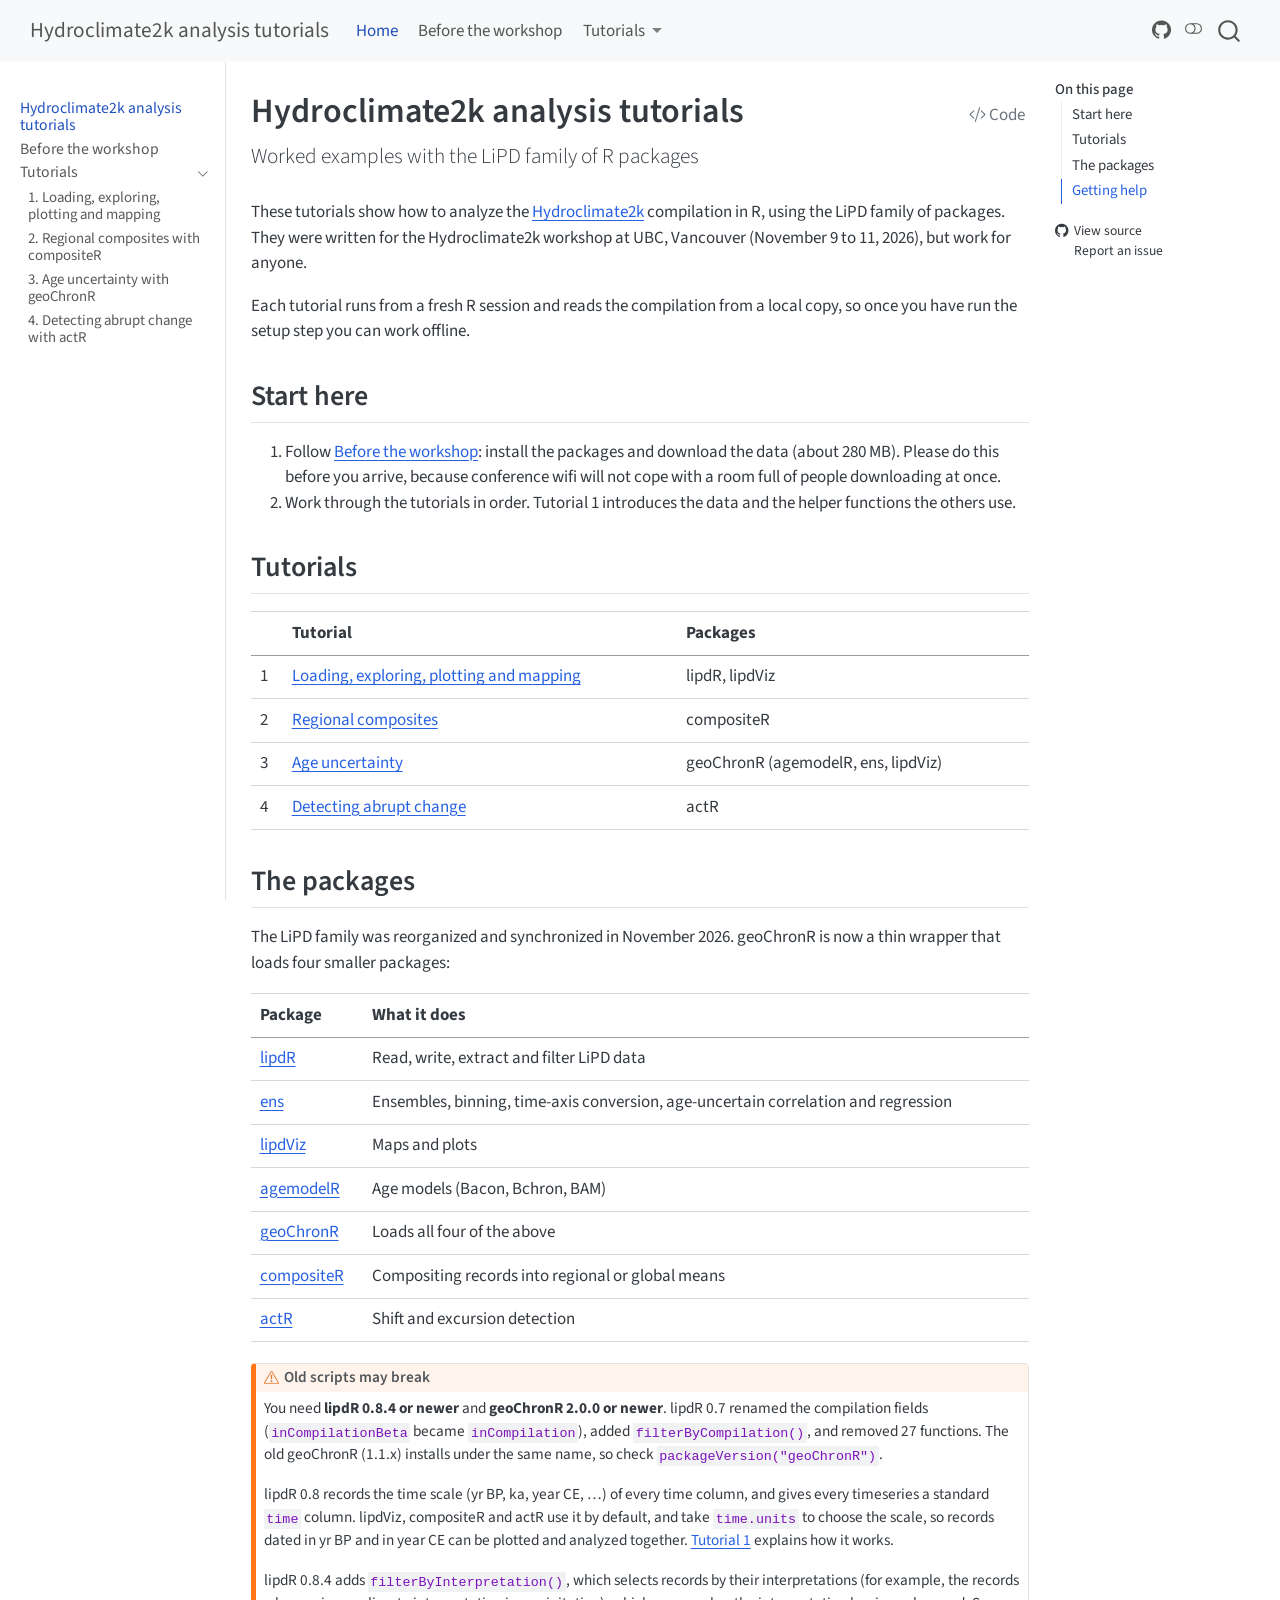
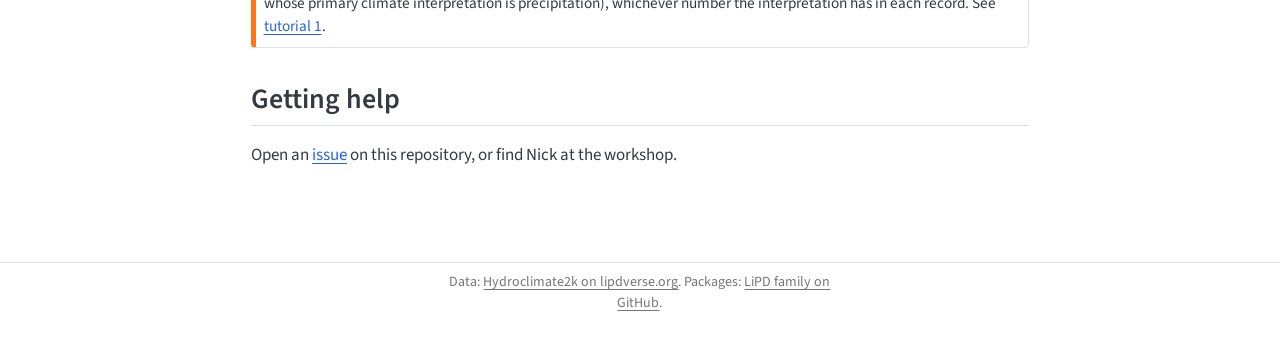
<file: index.html>
<!DOCTYPE html>
<html xmlns="http://www.w3.org/1999/xhtml" lang="en" xml:lang="en"><head>

<meta charset="utf-8">
<meta name="generator" content="quarto-1.11.9">

<meta name="viewport" content="width=device-width, initial-scale=1.0, user-scalable=yes">


<title>Hydroclimate2k analysis tutorials</title>
<style>
/* Default styles provided by pandoc.
** See https://pandoc.org/MANUAL.html#variables-for-html for config info.
*/
span.smallcaps{font-variant: small-caps;}
div.columns{display: flex; gap: 1.5em;}
div.column{flex: auto;}
@media screen {
div.columns{gap: min(4vw, 1.5em);}
div.column{overflow-x: auto;}
}
div.hanging-indent{margin-left: 1.5em; text-indent: -1.5em;}
ul.task-list{list-style: none;}
ul.task-list li input[type="checkbox"] {
  width: 0.8em;
  margin: 0 0.8em 0.2em -1em; /* quarto-specific, see https://github.com/quarto-dev/quarto-cli/issues/4556 */ 
  vertical-align: middle;
}
/* CSS for syntax highlighting */
html { -webkit-text-size-adjust: 100%; }
pre > code.sourceCode { white-space: pre; position: relative; }
pre > code.sourceCode > span { display: inline-block; line-height: 1.25; }
pre > code.sourceCode > span:empty { height: 1.2em; }
.sourceCode { overflow: visible; }
code.sourceCode > span { color: inherit; text-decoration: inherit; }
div.sourceCode { margin: 1em 0; }
pre.sourceCode { margin: 0; }
@media screen {
div.sourceCode { overflow: auto; }
}
@media print {
pre > code.sourceCode { white-space: pre-wrap; }
pre > code.sourceCode > span { text-indent: -5em; padding-left: 5em; }
}
pre.numberSource code
  { counter-reset: source-line 0; }
pre.numberSource code > span
  { position: relative; left: -4em; counter-increment: source-line; }
pre.numberSource code > span > a:first-child::before
  { content: counter(source-line);
    position: relative; left: -1em; text-align: right; vertical-align: baseline;
    border: none; display: inline-block;
    -webkit-touch-callout: none; -webkit-user-select: none;
    -khtml-user-select: none; -moz-user-select: none;
    -ms-user-select: none; user-select: none;
    padding: 0 4px; width: 4em;
  }
pre.numberSource { margin-left: 3em;  padding-left: 4px; }
div.sourceCode
  {   }
@media screen {
pre > code.sourceCode > span > a:first-child::before { text-decoration: underline; }
}
</style>


<script src="site_libs/quarto-nav/quarto-nav.js"></script>
<script src="site_libs/quarto-nav/headroom.min.js"></script>
<script src="site_libs/clipboard/clipboard.min.js"></script>
<script src="site_libs/quarto-search/autocomplete.umd.js"></script>
<script src="site_libs/quarto-search/fuse.min.js"></script>
<script src="site_libs/quarto-search/quarto-search.js"></script>
<meta name="quarto:offset" content="./">
<script src="site_libs/quarto-html/quarto.js" type="module"></script>
<script src="site_libs/quarto-html/tabsets/tabsets.js" type="module"></script>
<script src="site_libs/quarto-html/scrollable-regions/scrollable-regions.js" type="module"></script>
<script src="site_libs/quarto-html/popper.min.js"></script>
<script src="site_libs/quarto-html/tippy.umd.min.js"></script>
<script src="site_libs/quarto-html/anchor.min.js"></script>
<link href="site_libs/quarto-html/tippy.css" rel="stylesheet">
<link href="site_libs/quarto-html/quarto-syntax-highlighting-63b5708e65d6cd79cd7618c58d0c21e7.css" rel="stylesheet" class="quarto-color-scheme" id="quarto-text-highlighting-styles">
<link href="site_libs/quarto-html/quarto-syntax-highlighting-dark-447e42e69aaa9833c0ba1b986f430b20.css" rel="stylesheet" class="quarto-color-scheme quarto-color-alternate" id="quarto-text-highlighting-styles">
<link href="site_libs/quarto-html/quarto-syntax-highlighting-63b5708e65d6cd79cd7618c58d0c21e7.css" rel="stylesheet" class="quarto-color-scheme-extra" id="quarto-text-highlighting-styles">
<script src="site_libs/bootstrap/bootstrap.min.js"></script>
<link href="site_libs/bootstrap/bootstrap-icons.css" rel="stylesheet">
<link href="site_libs/bootstrap/bootstrap-cd40264fafe0011b83db7b1371143c7b.min.css" rel="stylesheet" append-hash="true" class="quarto-color-scheme" id="quarto-bootstrap" data-mode="light">
<link href="site_libs/bootstrap/bootstrap-dark-d98883ac312bea4e32263ada7713f865.min.css" rel="stylesheet" append-hash="true" class="quarto-color-scheme quarto-color-alternate" id="quarto-bootstrap" data-mode="dark">
<link href="site_libs/bootstrap/bootstrap-cd40264fafe0011b83db7b1371143c7b.min.css" rel="stylesheet" append-hash="true" class="quarto-color-scheme-extra" id="quarto-bootstrap" data-mode="light">
<script id="quarto-search-options" type="application/json">{
  "location": "navbar",
  "copy-button": false,
  "collapse-after": 3,
  "panel-placement": "end",
  "type": "overlay",
  "limit": 50,
  "keyboard-shortcut": [
    "f",
    "/",
    "s"
  ],
  "show-item-context": false,
  "language": {
    "search-no-results-text": "No results",
    "search-matching-documents-text": "matching documents",
    "search-copy-link-title": "Copy link to search",
    "search-hide-matches-text": "Hide additional matches",
    "search-more-match-text": "more match in this document",
    "search-more-matches-text": "more matches in this document",
    "search-clear-button-title": "Clear",
    "search-text-placeholder": "",
    "search-detached-cancel-button-title": "Cancel",
    "search-submit-button-title": "Submit",
    "search-label": "Search"
  }
}</script>


</head>

<body class="nav-sidebar docked nav-fixed quarto-light"><a id="quarto-skip-link" class="visually-hidden-focusable" href="#quarto-document-content">Skip to main content</a><script id="quarto-html-before-body" type="application/javascript">
    const toggleBodyColorMode = (bsSheetEl) => {
      const mode = bsSheetEl.getAttribute("data-mode");
      const bodyEl = window.document.querySelector("body");
      if (mode === "dark") {
        bodyEl.classList.add("quarto-dark");
        bodyEl.classList.remove("quarto-light");
      } else {
        bodyEl.classList.add("quarto-light");
        bodyEl.classList.remove("quarto-dark");
      }
    }
    const toggleBodyColorPrimary = () => {
      const bsSheetEl = window.document.querySelector("link#quarto-bootstrap:not([rel=disabled-stylesheet])");
      if (bsSheetEl) {
        toggleBodyColorMode(bsSheetEl);
      }
    }
    const setColorSchemeToggle = (alternate) => {
      const toggles = window.document.querySelectorAll('.quarto-color-scheme-toggle');
      for (let i=0; i < toggles.length; i++) {
        const toggle = toggles[i];
        if (toggle) {
          toggle.setAttribute("aria-checked", alternate ? "true" : "false");
          if (alternate) {
            toggle.classList.add("alternate");
          } else {
            toggle.classList.remove("alternate");
          }
        }
      }
    };
    const toggleColorMode = (alternate) => {
      // Switch the stylesheets
      const primaryStylesheets = window.document.querySelectorAll('link.quarto-color-scheme:not(.quarto-color-alternate)');
      const alternateStylesheets = window.document.querySelectorAll('link.quarto-color-scheme.quarto-color-alternate');
      manageTransitions('#quarto-margin-sidebar .nav-link', false);
      if (alternate) {
        // note: dark is layered on light, we don't disable primary!
        enableStylesheet(alternateStylesheets);
        for (const sheetNode of alternateStylesheets) {
          if (sheetNode.id === "quarto-bootstrap") {
            toggleBodyColorMode(sheetNode);
          }
        }
      } else {
        disableStylesheet(alternateStylesheets);
        enableStylesheet(primaryStylesheets)
        toggleBodyColorPrimary();
      }
      manageTransitions('#quarto-margin-sidebar .nav-link', true);
      // Switch the toggles
      setColorSchemeToggle(alternate)
    }
    // Hack to workaround the fact that safari doesn't
    // properly recolor the scrollbar when toggling (#1455).
    // Not run on load: stylesheets are set before first paint there, and
    // scrolling would undo the scroll to a URL fragment (#14973).
    // The one pixel nudge keeps the reader where they were.
    const refreshSafariScrollbar = () => {
      if (navigator.userAgent.indexOf('Safari') > 0 && navigator.userAgent.indexOf('Chrome') == -1) {
        manageTransitions("body", false);
        const scrollY = window.scrollY;
        window.scrollTo(0, scrollY > 0 ? scrollY - 1 : 1);
        setTimeout(() => {
          window.scrollTo(0, scrollY);
          manageTransitions("body", true);
        }, 40);
      }
    }
    const disableStylesheet = (stylesheets) => {
      for (let i=0; i < stylesheets.length; i++) {
        const stylesheet = stylesheets[i];
        stylesheet.rel = 'disabled-stylesheet';
      }
    }
    const enableStylesheet = (stylesheets) => {
      for (let i=0; i < stylesheets.length; i++) {
        const stylesheet = stylesheets[i];
        if(stylesheet.rel !== 'stylesheet') { // for Chrome, which will still FOUC without this check
          stylesheet.rel = 'stylesheet';
        }
      }
    }
    const manageTransitions = (selector, allowTransitions) => {
      const els = window.document.querySelectorAll(selector);
      for (let i=0; i < els.length; i++) {
        const el = els[i];
        if (allowTransitions) {
          el.classList.remove('notransition');
        } else {
          el.classList.add('notransition');
        }
      }
    }
    const isFileUrl = () => {
      return window.location.protocol === 'file:';
    }
    const hasAlternateSentinel = () => {
      let styleSentinel = getColorSchemeSentinel();
      if (styleSentinel !== null) {
        return styleSentinel === "alternate";
      } else {
        return false;
      }
    }
    const setStyleSentinel = (alternate) => {
      const value = alternate ? "alternate" : "default";
      if (!isFileUrl()) {
        window.localStorage.setItem("quarto-color-scheme", value);
      } else {
        localAlternateSentinel = value;
      }
    }
    const getColorSchemeSentinel = () => {
      if (!isFileUrl()) {
        const storageValue = window.localStorage.getItem("quarto-color-scheme");
        return storageValue != null ? storageValue : localAlternateSentinel;
      } else {
        return localAlternateSentinel;
      }
    }
    const toggleGiscusIfUsed = (isAlternate, darkModeDefault) => {
      const baseTheme = document.querySelector('#giscus-base-theme')?.value ?? 'light';
      const alternateTheme = document.querySelector('#giscus-alt-theme')?.value ?? 'dark';
      let newTheme = '';
      if(authorPrefersDark) {
        newTheme = isAlternate ? baseTheme : alternateTheme;
      } else {
        newTheme = isAlternate ? alternateTheme : baseTheme;
      }
      const changeGiscusTheme = () => {
        // From: https://github.com/giscus/giscus/issues/336
        const sendMessage = (message) => {
          const iframe = document.querySelector('iframe.giscus-frame');
          if (!iframe) return;
          iframe.contentWindow.postMessage({ giscus: message }, 'https://giscus.app');
        }
        sendMessage({
          setConfig: {
            theme: newTheme
          }
        });
      }
      const isGiscussLoaded = window.document.querySelector('iframe.giscus-frame') !== null;
      if (isGiscussLoaded) {
        changeGiscusTheme();
      }
    };
    const authorPrefersDark = false;
    const darkModeDefault = authorPrefersDark;
      document.querySelector('link#quarto-text-highlighting-styles.quarto-color-scheme-extra').rel = 'disabled-stylesheet';
      document.querySelector('link#quarto-bootstrap.quarto-color-scheme-extra').rel = 'disabled-stylesheet';
    let localAlternateSentinel = darkModeDefault ? 'alternate' : 'default';
    // Dark / light mode switch
    window.quartoToggleColorScheme = () => {
      // Read the current dark / light value
      let toAlternate = !hasAlternateSentinel();
      toggleColorMode(toAlternate);
      refreshSafariScrollbar();
      setStyleSentinel(toAlternate);
      toggleGiscusIfUsed(toAlternate, darkModeDefault);
      window.dispatchEvent(new Event('resize'));
    };
    // Switch to dark mode if need be
    if (hasAlternateSentinel()) {
      toggleColorMode(true);
    } else {
      toggleColorMode(false);
    }
  </script>

<div id="quarto-search-results"></div>
  <header id="quarto-header" class="headroom fixed-top">
    <nav class="navbar navbar-expand-lg " data-bs-theme="dark" aria-label="Site">
      <div class="navbar-container container-fluid">
      <div class="navbar-brand-container mx-auto">
    <a class="navbar-brand" href="./index.html">
    <span class="navbar-title">Hydroclimate2k analysis tutorials</span>
    </a>
  </div>
          <button class="navbar-toggler" type="button" data-bs-toggle="collapse" data-bs-target="#navbarCollapse" aria-controls="navbarCollapse" aria-expanded="false" aria-label="Toggle navigation" onclick="if (window.quartoToggleHeadroom) { window.quartoToggleHeadroom(); }">
  <span class="navbar-toggler-icon"></span>
</button>
          <div class="collapse navbar-collapse" id="navbarCollapse">
            <ul class="navbar-nav navbar-nav-scroll me-auto">
  <li class="nav-item">
    <a class="nav-link active" href="./index.html" aria-current="page"> 
<span class="menu-text">Home</span></a>
  </li>  
  <li class="nav-item">
    <a class="nav-link" href="./setup.html"> 
<span class="menu-text">Before the workshop</span></a>
  </li>  
  <li class="nav-item dropdown ">
    <a class="nav-link dropdown-toggle" href="#" id="nav-menu-tutorials" role="link" data-bs-toggle="dropdown" aria-expanded="false">
 <span class="menu-text">Tutorials</span>
    </a>
    <ul class="dropdown-menu" aria-labelledby="nav-menu-tutorials">    
        <li>
    <a class="dropdown-item" href="./tutorials/01-load-plot-map.html">
 <span class="dropdown-text">1. Loading, exploring, plotting and mapping</span></a>
  </li>  
        <li>
    <a class="dropdown-item" href="./tutorials/02-compositeR.html">
 <span class="dropdown-text">2. Regional composites with compositeR</span></a>
  </li>  
        <li>
    <a class="dropdown-item" href="./tutorials/03-geoChronR.html">
 <span class="dropdown-text">3. Age uncertainty with geoChronR</span></a>
  </li>  
        <li>
    <a class="dropdown-item" href="./tutorials/04-actR.html">
 <span class="dropdown-text">4. Detecting abrupt change with actR</span></a>
  </li>  
    </ul>
  </li>
</ul>
            <ul class="navbar-nav navbar-nav-scroll ms-auto">
  <li class="nav-item compact">
    <a class="nav-link" href="https://github.com/nickmckay/hydroclimate2k-analysis-tutorials"> <i class="bi bi-github" role="img">
</i> 
<span class="menu-text"></span></a>
  </li>  
</ul>
          </div> <!-- /navcollapse -->
            <div class="quarto-navbar-tools">
  <button type="button" role="switch" aria-checked="false" class="quarto-color-scheme-toggle quarto-navigation-tool  px-1" onclick="window.quartoToggleColorScheme(); return false;" title="Toggle dark mode" aria-label="Toggle dark mode"><i class="bi"></i></button>
</div>
            <div id="quarto-search" class="" title="Search"></div>
      </div> <!-- /container-fluid -->
    </nav>
  <nav class="quarto-secondary-nav" aria-label="Toolbar">
    <div class="container-fluid d-flex">
      <button type="button" class="quarto-btn-toggle btn" data-bs-toggle="collapse" role="button" data-bs-target=".quarto-sidebar-collapse-item" aria-controls="quarto-sidebar" aria-expanded="false" aria-label="Toggle sidebar navigation" onclick="if (window.quartoToggleHeadroom) { window.quartoToggleHeadroom(); }">
        <i class="bi bi-layout-text-sidebar-reverse"></i>
      </button>
        <nav class="quarto-page-breadcrumbs" aria-label="Breadcrumbs"><ol class="breadcrumb"><li class="breadcrumb-item"><a href="./index.html">Hydroclimate2k analysis tutorials</a></li></ol></nav>
        <a class="flex-grow-1" data-bs-toggle="collapse" data-bs-target=".quarto-sidebar-collapse-item" onclick="if (window.quartoToggleHeadroom) { window.quartoToggleHeadroom(); }">      
        </a>
    </div>
  </nav>
</header>
<!-- content -->
<div id="quarto-content" class="quarto-container page-columns page-rows-contents page-layout-article page-navbar">
<!-- sidebar -->
  <nav id="quarto-sidebar" class="sidebar collapse collapse-horizontal quarto-sidebar-collapse-item sidebar-navigation docked overflow-auto" aria-label="Section">
    <div class="sidebar-menu-container"> 
    <ul class="list-unstyled mt-1">
        <li class="sidebar-item">
  <div class="sidebar-item-container"> 
  <a href="./index.html" class="sidebar-item-text sidebar-link active">
 <span class="menu-text">Hydroclimate2k analysis tutorials</span></a>
  </div>
</li>
        <li class="sidebar-item">
  <div class="sidebar-item-container"> 
  <a href="./setup.html" class="sidebar-item-text sidebar-link">
 <span class="menu-text">Before the workshop</span></a>
  </div>
</li>
        <li class="sidebar-item sidebar-item-section">
      <div class="sidebar-item-container"> 
            <button type="button" class="sidebar-item-text sidebar-item-toggle sidebar-link text-start" data-bs-toggle="collapse" data-bs-target="#quarto-sidebar-section-1" aria-controls="quarto-sidebar-section-1" aria-expanded="true">
 <span class="menu-text" id="quarto-sidebar-section-1-label">Tutorials</span><i class="bi bi-chevron-right" aria-hidden="true"></i></button>
      </div>
      <ul id="quarto-sidebar-section-1" aria-labelledby="quarto-sidebar-section-1-label" class="collapse list-unstyled sidebar-section depth1 show">  
          <li class="sidebar-item">
  <div class="sidebar-item-container"> 
  <a href="./tutorials/01-load-plot-map.html" class="sidebar-item-text sidebar-link">
 <span class="menu-text">1. Loading, exploring, plotting and mapping</span></a>
  </div>
</li>
          <li class="sidebar-item">
  <div class="sidebar-item-container"> 
  <a href="./tutorials/02-compositeR.html" class="sidebar-item-text sidebar-link">
 <span class="menu-text">2. Regional composites with compositeR</span></a>
  </div>
</li>
          <li class="sidebar-item">
  <div class="sidebar-item-container"> 
  <a href="./tutorials/03-geoChronR.html" class="sidebar-item-text sidebar-link">
 <span class="menu-text">3. Age uncertainty with geoChronR</span></a>
  </div>
</li>
          <li class="sidebar-item">
  <div class="sidebar-item-container"> 
  <a href="./tutorials/04-actR.html" class="sidebar-item-text sidebar-link">
 <span class="menu-text">4. Detecting abrupt change with actR</span></a>
  </div>
</li>
      </ul>
  </li>
    </ul>
    </div>
</nav>
<div id="quarto-sidebar-glass" class="quarto-sidebar-collapse-item" data-bs-toggle="collapse" data-bs-target=".quarto-sidebar-collapse-item"></div>
<!-- margin-sidebar -->
    <div id="quarto-margin-sidebar" class="sidebar margin-sidebar">
        <nav id="TOC" role="doc-toc" aria-labelledby="toc-title" class="toc-active">
    <h2 id="toc-title">On this page</h2>
   
  <ul>
  <li><a href="#start-here" id="toc-start-here" class="nav-link active" data-scroll-target="#start-here">Start here</a></li>
  <li><a href="#tutorials" id="toc-tutorials" class="nav-link" data-scroll-target="#tutorials">Tutorials</a></li>
  <li><a href="#the-packages" id="toc-the-packages" class="nav-link" data-scroll-target="#the-packages">The packages</a></li>
  <li><a href="#getting-help" id="toc-getting-help" class="nav-link" data-scroll-target="#getting-help">Getting help</a></li>
  </ul>
<div class="toc-actions"><ul><li><a href="https://github.com/nickmckay/hydroclimate2k-analysis-tutorials/blob/main/index.qmd" class="toc-action"><i class="bi bi-github"></i>View source</a></li><li><a href="https://github.com/nickmckay/hydroclimate2k-analysis-tutorials/issues/new" class="toc-action"><i class="bi empty"></i>Report an issue</a></li></ul></div></nav>
    </div>
<!-- main -->
<main class="content" id="quarto-document-content" tabindex="-1">


<header id="title-block-header" class="quarto-title-block default">
<div class="quarto-title">
<div class="quarto-title-block"><div><h1 class="title">Hydroclimate2k analysis tutorials</h1><button type="button" class="btn code-tools-button" id="quarto-code-tools-source"><i class="bi"></i> Code</button></div></div>
<p class="subtitle lead">Worked examples with the LiPD family of R packages</p>
</div>



<div class="quarto-title-meta">

    
  
    
  </div>
  


</header>


<p>These tutorials show how to analyze the <a href="https://lipdverse.org/hydroclimate2k/">Hydroclimate2k</a> compilation in R, using the LiPD family of packages. They were written for the Hydroclimate2k workshop at UBC, Vancouver (November 9 to 11, 2026), but work for anyone.</p>
<p>Each tutorial runs from a fresh R session and reads the compilation from a local copy, so once you have run the setup step you can work offline.</p>
<section id="start-here" class="level2">
<h2 class="anchored" data-anchor-id="start-here">Start here</h2>
<ol type="1">
<li>Follow <strong><a href="./setup.html">Before the workshop</a></strong>: install the packages and download the data (about 280 MB). Please do this before you arrive, because conference wifi will not cope with a room full of people downloading at once.</li>
<li>Work through the tutorials in order. Tutorial 1 introduces the data and the helper functions the others use.</li>
</ol>
</section>
<section id="tutorials" class="level2">
<h2 class="anchored" data-anchor-id="tutorials">Tutorials</h2>
<table class="caption-top table">
<thead>
<tr class="header">
<th></th>
<th>Tutorial</th>
<th>Packages</th>
</tr>
</thead>
<tbody>
<tr class="odd">
<td>1</td>
<td><a href="./tutorials/01-load-plot-map.html">Loading, exploring, plotting and mapping</a></td>
<td>lipdR, lipdViz</td>
</tr>
<tr class="even">
<td>2</td>
<td><a href="./tutorials/02-compositeR.html">Regional composites</a></td>
<td>compositeR</td>
</tr>
<tr class="odd">
<td>3</td>
<td><a href="./tutorials/03-geoChronR.html">Age uncertainty</a></td>
<td>geoChronR (agemodelR, ens, lipdViz)</td>
</tr>
<tr class="even">
<td>4</td>
<td><a href="./tutorials/04-actR.html">Detecting abrupt change</a></td>
<td>actR</td>
</tr>
</tbody>
</table>
</section>
<section id="the-packages" class="level2">
<h2 class="anchored" data-anchor-id="the-packages">The packages</h2>
<p>The LiPD family was reorganized and synchronized in November 2026. geoChronR is now a thin wrapper that loads four smaller packages:</p>
<table class="caption-top table">
<thead>
<tr class="header">
<th>Package</th>
<th>What it does</th>
</tr>
</thead>
<tbody>
<tr class="odd">
<td><a href="https://github.com/nickmckay/lipdR">lipdR</a></td>
<td>Read, write, extract and filter LiPD data</td>
</tr>
<tr class="even">
<td><a href="https://github.com/nickmckay/ens">ens</a></td>
<td>Ensembles, binning, time-axis conversion, age-uncertain correlation and regression</td>
</tr>
<tr class="odd">
<td><a href="https://github.com/nickmckay/lipdViz">lipdViz</a></td>
<td>Maps and plots</td>
</tr>
<tr class="even">
<td><a href="https://github.com/nickmckay/agemodelR">agemodelR</a></td>
<td>Age models (Bacon, Bchron, BAM)</td>
</tr>
<tr class="odd">
<td><a href="https://github.com/nickmckay/geoChronR">geoChronR</a></td>
<td>Loads all four of the above</td>
</tr>
<tr class="even">
<td><a href="https://github.com/nickmckay/compositeR">compositeR</a></td>
<td>Compositing records into regional or global means</td>
</tr>
<tr class="odd">
<td><a href="https://github.com/LinkedEarth/actR">actR</a></td>
<td>Shift and excursion detection</td>
</tr>
</tbody>
</table>
<div class="callout callout-style-default callout-warning callout-titled">
<div class="callout-header d-flex align-content-center">
<div class="callout-icon-container">
<i class="callout-icon"></i>
</div>
<div class="callout-title-container flex-fill">
<span class="screen-reader-only">Warning</span>Old scripts may break
</div>
</div>
<div class="callout-body-container callout-body">
<p>You need <strong>lipdR 0.8.4 or newer</strong> and <strong>geoChronR 2.0.0 or newer</strong>. lipdR 0.7 renamed the compilation fields (<code>inCompilationBeta</code> became <code>inCompilation</code>), added <code>filterByCompilation()</code>, and removed 27 functions. The old geoChronR (1.1.x) installs under the same name, so check <code>packageVersion("geoChronR")</code>.</p>
<p>lipdR 0.8 records the time scale (yr BP, ka, year CE, …) of every time column, and gives every timeseries a standard <code>time</code> column. lipdViz, compositeR and actR use it by default, and take <code>time.units</code> to choose the scale, so records dated in yr BP and in year CE can be plotted and analyzed together. <a href="./tutorials/01-load-plot-map.html#time-axes">Tutorial 1</a> explains how it works.</p>
<p>lipdR 0.8.4 adds <code>filterByInterpretation()</code>, which selects records by their interpretations (for example, the records whose primary climate interpretation is precipitation), whichever number the interpretation has in each record. See <a href="./tutorials/01-load-plot-map.html#interpretations">tutorial 1</a>.</p>
</div>
</div>
</section>
<section id="getting-help" class="level2">
<h2 class="anchored" data-anchor-id="getting-help">Getting help</h2>
<p>Open an <a href="https://github.com/nickmckay/hydroclimate2k-analysis-tutorials/issues">issue</a> on this repository, or find Nick at the workshop.</p>


<!-- -->

</section>

</main> <!-- /main -->
<script id="quarto-html-after-body" type="application/javascript">
  window.document.addEventListener("DOMContentLoaded", function (event) {
    // Ensure there is a toggle, if there isn't float one in the top right
    if (window.document.querySelector('.quarto-color-scheme-toggle') === null) {
      const toggle = window.document.createElement('button');
      toggle.type = "button";
      toggle.setAttribute("role", "switch");
      toggle.setAttribute("aria-checked", "false");
      toggle.classList.add('top-right');
      toggle.classList.add('quarto-color-scheme-toggle');
      toggle.setAttribute("aria-label", "Toggle dark mode");
      toggle.onclick = function() { try { window.quartoToggleColorScheme(); } catch {} return false; };
      const i = window.document.createElement("i");
      i.classList.add('bi');
      toggle.appendChild(i);
      // Put the toggle in a landmark of its own, so that landmark navigation
      // can reach it.
      //
      // The container is always a fresh direct child of body, and the toggle is
      // never moved into page furniture that the theme or the author controls.
      // The toggle is positioned against the page, so any ancestor that
      // establishes a containing block captures it: a positioned element or a
      // grid for position: absolute, and transform, filter, will-change or
      // contain for position: fixed. A direct child of body has none of these
      // to inherit, and the shift when one appears is silent and visual.
      //
      // ARIA says a document should have at most one banner, and axe reports a
      // duplicate whether or not the banners carry distinct labels. So use a
      // header when the page has no banner yet, and a named region otherwise.
      //
      // A header is a banner wherever it sits, unless it is inside sectioning
      // content, so this cannot just look at the children of body: a custom
      // page layout wraps the title block header in a plain div. An explicit
      // role="banner" always counts.
      const sectioning = 'article, aside, main, nav, section, [role="article"], [role="complementary"], [role="main"], [role="navigation"], [role="region"]';
      const hasBanner = Array.from(
        window.document.querySelectorAll('header:not([role]), [role="banner"]')
      ).some(function(el) {
        return el.hasAttribute("role") || el.closest(sectioning) === null;
      });
      const container = window.document.createElement(hasBanner ? "div" : "header");
      if (hasBanner) {
        container.setAttribute("role", "region");
        container.setAttribute("aria-label", "Toggle dark mode");
      }
      container.classList.add('quarto-color-scheme-toggle-container');
      container.appendChild(toggle);
      window.document.body.appendChild(container);
    }
    setColorSchemeToggle(hasAlternateSentinel())
    const icon = "";
    const anchorJS = new window.AnchorJS();
    anchorJS.options = {
      placement: 'right',
      icon: icon
    };
    anchorJS.add('.anchored');
    const isCodeAnnotation = (el) => {
      for (const clz of el.classList) {
        if (clz.startsWith('code-annotation-')) {                     
          return true;
        }
      }
      return false;
    }
    const onCopySuccess = function(e) {
      // button target
      const button = e.trigger;
      // don't keep focus
      button.blur();
      // flash "checked"
      button.classList.add('code-copy-button-checked');
      var currentTitle = button.getAttribute("title");
      button.setAttribute("title", "Copied!");
      let tooltip;
      if (window.bootstrap) {
        button.setAttribute("data-bs-toggle", "tooltip");
        button.setAttribute("data-bs-placement", "left");
        button.setAttribute("data-bs-title", "Copied!");
        tooltip = new bootstrap.Tooltip(button, 
          { trigger: "manual", 
            customClass: "code-copy-button-tooltip",
            offset: [0, -8]});
        tooltip.show();    
      }
      setTimeout(function() {
        if (tooltip) {
          tooltip.hide();
          button.removeAttribute("data-bs-title");
          button.removeAttribute("data-bs-toggle");
          button.removeAttribute("data-bs-placement");
        }
        button.setAttribute("title", currentTitle);
        button.classList.remove('code-copy-button-checked');
      }, 1000);
      // clear code selection
      e.clearSelection();
    }
    const getTextToCopy = function(trigger) {
      const outerScaffold = trigger.parentElement.cloneNode(true);
      const codeEl = outerScaffold.querySelector('code');
      for (const childEl of codeEl.children) {
        if (isCodeAnnotation(childEl)) {
          childEl.remove();
        }
      }
      return codeEl.innerText;
    }
    const clipboard = new window.ClipboardJS('.code-copy-button:not([data-in-quarto-modal])', {
      text: getTextToCopy
    });
    clipboard.on('success', onCopySuccess);
    if (window.document.getElementById('quarto-embedded-source-code-modal')) {
      const clipboardModal = new window.ClipboardJS('.code-copy-button[data-in-quarto-modal]', {
        text: getTextToCopy,
        container: window.document.getElementById('quarto-embedded-source-code-modal')
      });
      clipboardModal.on('success', onCopySuccess);
    }
    const viewSource = window.document.getElementById('quarto-view-source') ||
                       window.document.getElementById('quarto-code-tools-source');
    if (viewSource) {
      const sourceUrl = viewSource.getAttribute("data-quarto-source-url");
      viewSource.addEventListener("click", function(e) {
        if (sourceUrl) {
          // rstudio viewer pane
          if (/\bcapabilities=\b/.test(window.location)) {
            window.open(sourceUrl);
          } else {
            window.location.href = sourceUrl;
          }
        } else {
          const modal = new bootstrap.Modal(document.getElementById('quarto-embedded-source-code-modal'));
          modal.show();
        }
        return false;
      });
    }
    function toggleCodeHandler(show) {
      return function(e) {
        const cellDetails = window.document.querySelectorAll(".cell details.code-fold");
        for (let i=0; i<cellDetails.length; i++) {
          const details = cellDetails[i];
          if (show) {
            details.open = true;
          } else {
            details.removeAttribute("open");
          }
        }
        const cellCodeDivs = window.document.querySelectorAll(".cell div.sourceCode.cell-code");
        const fromCls = show ? "hidden" : "unhidden";
        const toCls = show ? "unhidden" : "hidden";
        for (let i=0; i<cellCodeDivs.length; i++) {
          const codeDiv = cellCodeDivs[i];
          if (codeDiv.classList.contains(fromCls)) {
            codeDiv.classList.remove(fromCls);
            codeDiv.classList.add(toCls);
          } 
        }
        return false;
      }
    }
    const hideAllCode = window.document.getElementById("quarto-hide-all-code");
    if (hideAllCode) {
      hideAllCode.addEventListener("click", toggleCodeHandler(false));
    }
    const showAllCode = window.document.getElementById("quarto-show-all-code");
    if (showAllCode) {
      showAllCode.addEventListener("click", toggleCodeHandler(true));
    }
      var localhostRegex = new RegExp(/^(?:http|https):\/\/localhost\:?[0-9]*\//);
      var mailtoRegex = new RegExp(/^mailto:/);
        var filterRegex = new RegExp("https:\/\/nickmckay\.github\.io\/hydroclimate2k-analysis-tutorials\/");
      var isInternal = (href) => {
          return filterRegex.test(href) || localhostRegex.test(href) || mailtoRegex.test(href);
      }
      // Inspect non-navigation links and adorn them if external
      window.quartoDecorateExternalLinks = function (root) {
     var links = (root || window.document).querySelectorAll('a[href]:not(.nav-link):not(.navbar-brand):not(.toc-action):not(.sidebar-link):not(.sidebar-item-toggle):not(.pagination-link):not(.no-external):not([aria-hidden]):not(.dropdown-item):not(.quarto-navigation-tool):not(.about-link)');
      for (var i=0; i<links.length; i++) {
        const link = links[i];
        if (!isInternal(link.href)) {
          // undo the damage that might have been done by quarto-nav.js in the case of
          // links that we want to consider external
          if (link.dataset.originalHref !== undefined) {
            link.href = link.dataset.originalHref;
          }
          if (!link.classList.contains('no-external-icon')) {
          }
        }
      }
      };
      window.quartoDecorateExternalLinks(window.document);
    // Esc closes the popup (WCAG 1.4.13) and focus leaving both trigger and
    // popup closes it (WCAG 2.4.11); tippy handles neither for interactive popups.
    const hideOnEscAndFocusOut = {
      name: 'hideOnEscAndFocusOut',
      defaultValue: true,
      fn(instance) {
        const dismiss = () => {
          // A show scheduled by the trigger delay would otherwise reopen it
          instance.clearDelayTimeouts();
          instance.hide();
        };
        const onKeyDown = (event) => {
          if (event.key !== 'Escape') {
            return;
          }
          // Keep Esc from also reaching page handlers (e.g. reveal.js overview),
          // except an open reveal.js slide menu, which Esc should close too.
          // The menu handles keys only when its keyboard option is on.
          const menuHandlesEsc = window.Reveal?.getPlugin?.('menu')?.isOpen() &&
            window.Reveal.getConfig().menu?.keyboard !== false;
          if (!menuHandlesEsc) {
            event.stopPropagation();
          }
          if (instance.popper.contains(window.document.activeElement)) {
            // Disabled while refocusing so the focus trigger does not reopen it
            instance.disable();
            instance.reference.focus();
            instance.enable();
          }
          dismiss();
        };
        const onFocusOut = (event) => {
          const target = event.relatedTarget;
          if (target && !instance.reference.contains(target) &&
              !instance.popper.contains(target)) {
            dismiss();
          }
        };
        // On the trigger too: a click trigger (code-annotations: select) has no
        // blur handling. Attached for the instance's lifetime so leaving the
        // trigger also cancels a show still pending on the trigger delay.
        instance.reference.addEventListener('focusout', onFocusOut);
        return {
          onShow() {
            window.document.addEventListener('keydown', onKeyDown, true);
            instance.popper.addEventListener('focusout', onFocusOut);
          },
          onHide() {
            window.document.removeEventListener('keydown', onKeyDown, true);
            instance.popper.removeEventListener('focusout', onFocusOut);
          },
          onDestroy() {
            instance.reference.removeEventListener('focusout', onFocusOut);
          },
        };
      },
    };
    function tippyHover(el, contentFn, onTriggerFn, onUntriggerFn) {
      const config = {
        allowHTML: true,
        maxWidth: 500,
        delay: 100,
        arrow: false,
        appendTo: function(el) {
            return el.parentElement;
        },
        interactive: true,
        interactiveBorder: 10,
        theme: 'quarto',
        placement: 'bottom-start',
        plugins: [hideOnEscAndFocusOut],
      };
      if (contentFn) {
        config.content = contentFn;
      }
      if (onTriggerFn) {
        config.onTrigger = onTriggerFn;
      }
      if (onUntriggerFn) {
        config.onUntrigger = onUntriggerFn;
      }
      window.tippy(el, config); 
    }
    const noterefs = window.document.querySelectorAll('a[role="doc-noteref"]');
    for (var i=0; i<noterefs.length; i++) {
      const ref = noterefs[i];
      tippyHover(ref, function() {
        // use id or data attribute instead here
        let href = ref.getAttribute('data-footnote-href') || ref.getAttribute('href');
        try { href = new URL(href).hash; } catch {}
        const id = href.replace(/^#\/?/, "");
        const note = window.document.getElementById(id);
        if (note) {
          return note.innerHTML;
        } else {
          return "";
        }
      });
    }
    const xrefs = window.document.querySelectorAll('a.quarto-xref');
    const processXRef = (id, note) => {
      // Strip column container classes
      const stripColumnClz = (el) => {
        el.classList.remove("page-full", "page-columns");
        if (el.children) {
          for (const child of el.children) {
            stripColumnClz(child);
          }
        }
      }
      stripColumnClz(note)
      if (id === null || id.startsWith('sec-')) {
        // Special case sections, only their first couple elements
        const container = document.createElement("div");
        if (note.children && note.children.length > 2) {
          container.appendChild(note.children[0].cloneNode(true));
          for (let i = 1; i < note.children.length; i++) {
            const child = note.children[i];
            if (child.tagName === "P" && child.innerText === "") {
              continue;
            } else {
              container.appendChild(child.cloneNode(true));
              break;
            }
          }
          if (window.Quarto?.typesetMath) {
            window.Quarto.typesetMath(container);
          }
          return container.innerHTML
        } else {
          if (window.Quarto?.typesetMath) {
            window.Quarto.typesetMath(note);
          }
          return note.innerHTML;
        }
      } else {
        // Remove any anchor links if they are present
        const anchorLink = note.querySelector('a.anchorjs-link');
        if (anchorLink) {
          anchorLink.remove();
        }
        if (window.Quarto?.typesetMath) {
          window.Quarto.typesetMath(note);
        }
        if (note.classList.contains("callout")) {
          return note.outerHTML;
        } else {
          return note.innerHTML;
        }
      }
    }
    for (var i=0; i<xrefs.length; i++) {
      const xref = xrefs[i];
      tippyHover(xref, undefined, function(instance) {
        instance.disable();
        let url = xref.getAttribute('href');
        let hash = undefined; 
        if (url.startsWith('#')) {
          hash = url;
        } else {
          try { hash = new URL(url).hash; } catch {}
        }
        if (hash) {
          const id = hash.replace(/^#\/?/, "");
          const note = window.document.getElementById(id);
          if (note !== null) {
            try {
              const html = processXRef(id, note.cloneNode(true));
              instance.setContent(html);
            } finally {
              instance.enable();
              instance.show();
            }
          } else {
            // See if we can fetch this
            fetch(url.split('#')[0])
            .then(res => res.text())
            .then(html => {
              const parser = new DOMParser();
              const htmlDoc = parser.parseFromString(html, "text/html");
              const note = htmlDoc.getElementById(id);
              if (note !== null) {
                const html = processXRef(id, note);
                instance.setContent(html);
              } 
            }).finally(() => {
              instance.enable();
              instance.show();
            });
          }
        } else {
          // See if we can fetch a full url (with no hash to target)
          // This is a special case and we should probably do some content thinning / targeting
          fetch(url)
          .then(res => res.text())
          .then(html => {
            const parser = new DOMParser();
            const htmlDoc = parser.parseFromString(html, "text/html");
            const note = htmlDoc.querySelector('main.content');
            if (note !== null) {
              // This should only happen for chapter cross references
              // (since there is no id in the URL)
              // remove the first header
              if (note.children.length > 0 && note.children[0].tagName === "HEADER") {
                note.children[0].remove();
              }
              const html = processXRef(null, note);
              instance.setContent(html);
            } 
          }).finally(() => {
            instance.enable();
            instance.show();
          });
        }
      }, function(instance) {
      });
    }
        let selectedAnnoteEl;
        const selectorForAnnotation = ( cell, annotation) => {
          let cellAttr = 'data-code-cell="' + cell + '"';
          let lineAttr = 'data-code-annotation="' +  annotation + '"';
          const selector = 'span[' + cellAttr + '][' + lineAttr + ']';
          return selector;
        }
        const selectCodeLines = (annoteEl) => {
          const doc = window.document;
          const targetCell = annoteEl.getAttribute("data-target-cell");
          const targetAnnotation = annoteEl.getAttribute("data-target-annotation");
          const annoteSpan = window.document.querySelector(selectorForAnnotation(targetCell, targetAnnotation));
          const lines = annoteSpan.getAttribute("data-code-lines").split(",");
          const lineIds = lines.map((line) => {
            return targetCell + "-" + line;
          })
          // Each band is positioned against its own containing block, which is
          // not the offsetParent of the lines, so place it from client rects.
          const placeBand = (band, firstEl, lastEl, codeBlock) => {
            const container = band.offsetParent;
            if (container === null) {
              return;
            }
            const containerRect = container.getBoundingClientRect();
            // Reveal.js scales slides with a transform, so convert client
            // pixels back to the CSS pixels of the container.
            const scale = containerRect.height / container.offsetHeight || 1;
            const firstRect = firstEl.getBoundingClientRect();
            const lastRect = lastEl.getBoundingClientRect();
            const top = (firstRect.top - containerRect.top) / scale - container.clientTop + container.scrollTop;
            const height = (lastRect.bottom - firstRect.top) / scale;
            band.style.top = top - 2 + "px";
            band.style.height = height + 4 + "px";
            if (codeBlock) {
              // Without the copy button wrapper, the containing block is wider
              // than the code block, so span the code block explicitly.
              const blockRect = codeBlock.getBoundingClientRect();
              band.style.left = (blockRect.left - containerRect.left) / scale - container.clientLeft + container.scrollLeft + "px";
              band.style.width = blockRect.width / scale + "px";
            }
          };
          if (lineIds.length > 0) {
            const el = window.document.getElementById(lineIds[0]);
            const lastEl = window.document.getElementById(lineIds[lineIds.length - 1]);
            const parent = el.parentElement.parentElement;
            // cook up a div (if necessary) and position it
            let div = window.document.getElementById("code-annotation-line-highlight");
            if (div === null) {
              div = window.document.createElement("div");
              div.setAttribute("id", "code-annotation-line-highlight");
              div.style.position = 'absolute';
              parent.appendChild(div);
            }
            placeBand(div, el, lastEl, parent.closest("div.sourceCode") || parent);
            let gutterDiv = window.document.getElementById("code-annotation-line-highlight-gutter");
            if (gutterDiv === null) {
              gutterDiv = window.document.createElement("div");
              gutterDiv.setAttribute("id", "code-annotation-line-highlight-gutter");
              gutterDiv.style.position = 'absolute';
              const codeCell = window.document.getElementById(targetCell);
              const gutter = codeCell.querySelector('.code-annotation-gutter');
              gutter.appendChild(gutterDiv);
            }
            placeBand(gutterDiv, el, lastEl);
            selectedAnnoteEl = annoteEl;
          }
        };
        const unselectCodeLines = () => {
          const elementsIds = ["code-annotation-line-highlight", "code-annotation-line-highlight-gutter"];
          elementsIds.forEach((elId) => {
            const div = window.document.getElementById(elId);
            if (div) {
              div.remove();
            }
          });
          selectedAnnoteEl = undefined;
        };
          // Handle positioning of the toggle
      window.addEventListener(
        "resize",
        throttle(() => {
          elRect = undefined;
          if (selectedAnnoteEl) {
            selectCodeLines(selectedAnnoteEl);
          }
        }, 10)
      );
      function throttle(fn, ms) {
      let throttle = false;
      let timer;
        return (...args) => {
          if(!throttle) { // first call gets through
              fn.apply(this, args);
              throttle = true;
          } else { // all the others get throttled
              if(timer) clearTimeout(timer); // cancel #2
              timer = setTimeout(() => {
                fn.apply(this, args);
                timer = throttle = false;
              }, ms);
          }
        };
      }
        // Attach click handler to the DT
        const annoteDls = window.document.querySelectorAll('dt[data-target-cell]');
        for (const annoteDlNode of annoteDls) {
          annoteDlNode.addEventListener('click', (event) => {
            const clickedEl = event.target;
            if (clickedEl !== selectedAnnoteEl) {
              unselectCodeLines();
              const activeEl = window.document.querySelector('dt[data-target-cell].code-annotation-active');
              if (activeEl) {
                activeEl.classList.remove('code-annotation-active');
              }
              selectCodeLines(clickedEl);
              clickedEl.classList.add('code-annotation-active');
            } else {
              // Unselect the line
              unselectCodeLines();
              clickedEl.classList.remove('code-annotation-active');
            }
          });
        }
    const findCites = (el) => {
      const parentEl = el.parentElement;
      if (parentEl) {
        const cites = parentEl.dataset.cites;
        if (cites) {
          return {
            el,
            cites: cites.split(' ')
          };
        } else {
          return findCites(el.parentElement)
        }
      } else {
        return undefined;
      }
    };
    var bibliorefs = window.document.querySelectorAll('a[role="doc-biblioref"]');
    for (var i=0; i<bibliorefs.length; i++) {
      const ref = bibliorefs[i];
      const citeInfo = findCites(ref);
      if (citeInfo) {
        tippyHover(citeInfo.el, function() {
          var popup = window.document.createElement('div');
          citeInfo.cites.forEach(function(cite) {
            var citeDiv = window.document.createElement('div');
            citeDiv.classList.add('hanging-indent');
            citeDiv.classList.add('csl-entry');
            var biblioDiv = window.document.getElementById('ref-' + cite);
            if (biblioDiv) {
              citeDiv.innerHTML = biblioDiv.innerHTML;
            }
            popup.appendChild(citeDiv);
          });
          return popup.innerHTML;
        });
      }
    }
  });
  </script>
  <script type="application/javascript">
  window.quartoScrollableRegionsLabels = {"code":"Scrollable code","output":"Scrollable output"};
  </script><div class="modal fade" id="quarto-embedded-source-code-modal" tabindex="-1" aria-labelledby="quarto-embedded-source-code-modal-label" aria-hidden="true"><div class="modal-dialog modal-dialog-scrollable"><div class="modal-content"><div class="modal-header"><h5 class="modal-title" id="quarto-embedded-source-code-modal-label">Source Code</h5><button class="btn-close" data-bs-dismiss="modal"></button></div><div class="modal-body"><div class="">
<div class="code-copy-outer-scaffold"><div class="sourceCode" id="cb1" data-shortcodes="false"><pre class="sourceCode markdown code-with-copy"><code class="sourceCode markdown"><span id="cb1-1"><a href="#cb1-1" aria-hidden="true" tabindex="-1"></a><span class="co">---</span></span>
<span id="cb1-2"><a href="#cb1-2" aria-hidden="true" tabindex="-1"></a><span class="an">title:</span><span class="co"> "Hydroclimate2k analysis tutorials"</span></span>
<span id="cb1-3"><a href="#cb1-3" aria-hidden="true" tabindex="-1"></a><span class="an">subtitle:</span><span class="co"> "Worked examples with the LiPD family of R packages"</span></span>
<span id="cb1-4"><a href="#cb1-4" aria-hidden="true" tabindex="-1"></a><span class="co">---</span></span>
<span id="cb1-5"><a href="#cb1-5" aria-hidden="true" tabindex="-1"></a></span>
<span id="cb1-6"><a href="#cb1-6" aria-hidden="true" tabindex="-1"></a>These tutorials show how to analyze the <span class="co">[</span><span class="ot">Hydroclimate2k</span><span class="co">](https://lipdverse.org/hydroclimate2k/)</span> compilation in R, using the LiPD family of packages. They were written for the Hydroclimate2k workshop at UBC, Vancouver (November 9 to 11, 2026), but work for anyone.</span>
<span id="cb1-7"><a href="#cb1-7" aria-hidden="true" tabindex="-1"></a></span>
<span id="cb1-8"><a href="#cb1-8" aria-hidden="true" tabindex="-1"></a>Each tutorial runs from a fresh R session and reads the compilation from a local copy, so once you have run the setup step you can work offline.</span>
<span id="cb1-9"><a href="#cb1-9" aria-hidden="true" tabindex="-1"></a></span>
<span id="cb1-10"><a href="#cb1-10" aria-hidden="true" tabindex="-1"></a><span class="fu">## Start here</span></span>
<span id="cb1-11"><a href="#cb1-11" aria-hidden="true" tabindex="-1"></a></span>
<span id="cb1-12"><a href="#cb1-12" aria-hidden="true" tabindex="-1"></a><span class="ss">1. </span>Follow **[Before the workshop](setup.qmd)**: install the packages and download the data (about 280 MB). Please do this before you arrive, because conference wifi will not cope with a room full of people downloading at once.</span>
<span id="cb1-13"><a href="#cb1-13" aria-hidden="true" tabindex="-1"></a><span class="ss">2. </span>Work through the tutorials in order. Tutorial 1 introduces the data and the helper functions the others use.</span>
<span id="cb1-14"><a href="#cb1-14" aria-hidden="true" tabindex="-1"></a></span>
<span id="cb1-15"><a href="#cb1-15" aria-hidden="true" tabindex="-1"></a><span class="fu">## Tutorials</span></span>
<span id="cb1-16"><a href="#cb1-16" aria-hidden="true" tabindex="-1"></a></span>
<span id="cb1-17"><a href="#cb1-17" aria-hidden="true" tabindex="-1"></a><span class="pp">|</span> <span class="pp">|</span> Tutorial <span class="pp">|</span> Packages <span class="pp">|</span></span>
<span id="cb1-18"><a href="#cb1-18" aria-hidden="true" tabindex="-1"></a><span class="pp">|---|---|---|</span></span>
<span id="cb1-19"><a href="#cb1-19" aria-hidden="true" tabindex="-1"></a><span class="pp">|</span> 1 <span class="pp">|</span> <span class="co">[</span><span class="ot">Loading, exploring, plotting and mapping</span><span class="co">](tutorials/01-load-plot-map.qmd)</span> <span class="pp">|</span> lipdR, lipdViz <span class="pp">|</span></span>
<span id="cb1-20"><a href="#cb1-20" aria-hidden="true" tabindex="-1"></a><span class="pp">|</span> 2 <span class="pp">|</span> <span class="co">[</span><span class="ot">Regional composites</span><span class="co">](tutorials/02-compositeR.qmd)</span> <span class="pp">|</span> compositeR <span class="pp">|</span></span>
<span id="cb1-21"><a href="#cb1-21" aria-hidden="true" tabindex="-1"></a><span class="pp">|</span> 3 <span class="pp">|</span> <span class="co">[</span><span class="ot">Age uncertainty</span><span class="co">](tutorials/03-geoChronR.qmd)</span> <span class="pp">|</span> geoChronR (agemodelR, ens, lipdViz) <span class="pp">|</span></span>
<span id="cb1-22"><a href="#cb1-22" aria-hidden="true" tabindex="-1"></a><span class="pp">|</span> 4 <span class="pp">|</span> <span class="co">[</span><span class="ot">Detecting abrupt change</span><span class="co">](tutorials/04-actR.qmd)</span> <span class="pp">|</span> actR <span class="pp">|</span></span>
<span id="cb1-23"><a href="#cb1-23" aria-hidden="true" tabindex="-1"></a></span>
<span id="cb1-24"><a href="#cb1-24" aria-hidden="true" tabindex="-1"></a><span class="fu">## The packages</span></span>
<span id="cb1-25"><a href="#cb1-25" aria-hidden="true" tabindex="-1"></a></span>
<span id="cb1-26"><a href="#cb1-26" aria-hidden="true" tabindex="-1"></a>The LiPD family was reorganized and synchronized in November 2026. geoChronR is now a thin wrapper that loads four smaller packages:</span>
<span id="cb1-27"><a href="#cb1-27" aria-hidden="true" tabindex="-1"></a></span>
<span id="cb1-28"><a href="#cb1-28" aria-hidden="true" tabindex="-1"></a><span class="pp">|</span> Package <span class="pp">|</span> What it does <span class="pp">|</span></span>
<span id="cb1-29"><a href="#cb1-29" aria-hidden="true" tabindex="-1"></a><span class="pp">|---|---|</span></span>
<span id="cb1-30"><a href="#cb1-30" aria-hidden="true" tabindex="-1"></a><span class="pp">|</span> <span class="co">[</span><span class="ot">lipdR</span><span class="co">](https://github.com/nickmckay/lipdR)</span> <span class="pp">|</span> Read, write, extract and filter LiPD data <span class="pp">|</span></span>
<span id="cb1-31"><a href="#cb1-31" aria-hidden="true" tabindex="-1"></a><span class="pp">|</span> <span class="co">[</span><span class="ot">ens</span><span class="co">](https://github.com/nickmckay/ens)</span> <span class="pp">|</span> Ensembles, binning, time-axis conversion, age-uncertain correlation and regression <span class="pp">|</span></span>
<span id="cb1-32"><a href="#cb1-32" aria-hidden="true" tabindex="-1"></a><span class="pp">|</span> <span class="co">[</span><span class="ot">lipdViz</span><span class="co">](https://github.com/nickmckay/lipdViz)</span> <span class="pp">|</span> Maps and plots <span class="pp">|</span></span>
<span id="cb1-33"><a href="#cb1-33" aria-hidden="true" tabindex="-1"></a><span class="pp">|</span> <span class="co">[</span><span class="ot">agemodelR</span><span class="co">](https://github.com/nickmckay/agemodelR)</span> <span class="pp">|</span> Age models (Bacon, Bchron, BAM) <span class="pp">|</span></span>
<span id="cb1-34"><a href="#cb1-34" aria-hidden="true" tabindex="-1"></a><span class="pp">|</span> <span class="co">[</span><span class="ot">geoChronR</span><span class="co">](https://github.com/nickmckay/geoChronR)</span> <span class="pp">|</span> Loads all four of the above <span class="pp">|</span></span>
<span id="cb1-35"><a href="#cb1-35" aria-hidden="true" tabindex="-1"></a><span class="pp">|</span> <span class="co">[</span><span class="ot">compositeR</span><span class="co">](https://github.com/nickmckay/compositeR)</span> <span class="pp">|</span> Compositing records into regional or global means <span class="pp">|</span></span>
<span id="cb1-36"><a href="#cb1-36" aria-hidden="true" tabindex="-1"></a><span class="pp">|</span> <span class="co">[</span><span class="ot">actR</span><span class="co">](https://github.com/LinkedEarth/actR)</span> <span class="pp">|</span> Shift and excursion detection <span class="pp">|</span></span>
<span id="cb1-37"><a href="#cb1-37" aria-hidden="true" tabindex="-1"></a></span>
<span id="cb1-38"><a href="#cb1-38" aria-hidden="true" tabindex="-1"></a>::: callout-warning</span>
<span id="cb1-39"><a href="#cb1-39" aria-hidden="true" tabindex="-1"></a><span class="fu">## Old scripts may break</span></span>
<span id="cb1-40"><a href="#cb1-40" aria-hidden="true" tabindex="-1"></a>You need **lipdR 0.8.4 or newer** and **geoChronR 2.0.0 or newer**. lipdR 0.7 renamed the compilation fields (<span class="in">`inCompilationBeta`</span> became <span class="in">`inCompilation`</span>), added <span class="in">`filterByCompilation()`</span>, and removed 27 functions. The old geoChronR (1.1.x) installs under the same name, so check <span class="in">`packageVersion("geoChronR")`</span>.</span>
<span id="cb1-41"><a href="#cb1-41" aria-hidden="true" tabindex="-1"></a></span>
<span id="cb1-42"><a href="#cb1-42" aria-hidden="true" tabindex="-1"></a>lipdR 0.8 records the time scale (yr BP, ka, year CE, ...) of every time column, and gives every timeseries a standard <span class="in">`time`</span> column. lipdViz, compositeR and actR use it by default, and take <span class="in">`time.units`</span> to choose the scale, so records dated in yr BP and in year CE can be plotted and analyzed together. <span class="co">[</span><span class="ot">Tutorial 1</span><span class="co">](tutorials/01-load-plot-map.qmd#time-axes)</span> explains how it works.</span>
<span id="cb1-43"><a href="#cb1-43" aria-hidden="true" tabindex="-1"></a></span>
<span id="cb1-44"><a href="#cb1-44" aria-hidden="true" tabindex="-1"></a>lipdR 0.8.4 adds <span class="in">`filterByInterpretation()`</span>, which selects records by their interpretations (for example, the records whose primary climate interpretation is precipitation), whichever number the interpretation has in each record. See <span class="co">[</span><span class="ot">tutorial 1</span><span class="co">](tutorials/01-load-plot-map.qmd#interpretations)</span>.</span>
<span id="cb1-45"><a href="#cb1-45" aria-hidden="true" tabindex="-1"></a>:::</span>
<span id="cb1-46"><a href="#cb1-46" aria-hidden="true" tabindex="-1"></a></span>
<span id="cb1-47"><a href="#cb1-47" aria-hidden="true" tabindex="-1"></a><span class="fu">## Getting help</span></span>
<span id="cb1-48"><a href="#cb1-48" aria-hidden="true" tabindex="-1"></a></span>
<span id="cb1-49"><a href="#cb1-49" aria-hidden="true" tabindex="-1"></a>Open an <span class="co">[</span><span class="ot">issue</span><span class="co">](https://github.com/nickmckay/hydroclimate2k-analysis-tutorials/issues)</span> on this repository, or find Nick at the workshop.</span></code></pre></div><button title="Copy to Clipboard" class="code-copy-button" data-in-quarto-modal=""><i class="bi"></i></button></div>
</div></div></div></div></div>
</div> <!-- /content -->
<footer class="footer">
  <div class="nav-footer">
    <div class="nav-footer-left">
      &nbsp;
    </div>   
    <div class="nav-footer-center">
<p>Data: <a href="https://lipdverse.org/hydroclimate2k/">Hydroclimate2k on lipdverse.org</a>. Packages: <a href="https://github.com/nickmckay/geoChronR">LiPD family on GitHub</a>.</p>
<div class="toc-actions d-sm-block d-md-none"><ul><li><a href="https://github.com/nickmckay/hydroclimate2k-analysis-tutorials/blob/main/index.qmd" class="toc-action"><i class="bi bi-github"></i>View source</a></li><li><a href="https://github.com/nickmckay/hydroclimate2k-analysis-tutorials/issues/new" class="toc-action"><i class="bi empty"></i>Report an issue</a></li></ul></div></div>
    <div class="nav-footer-right">
      &nbsp;
    </div>
  </div>
</footer>




</body></html>
</file>
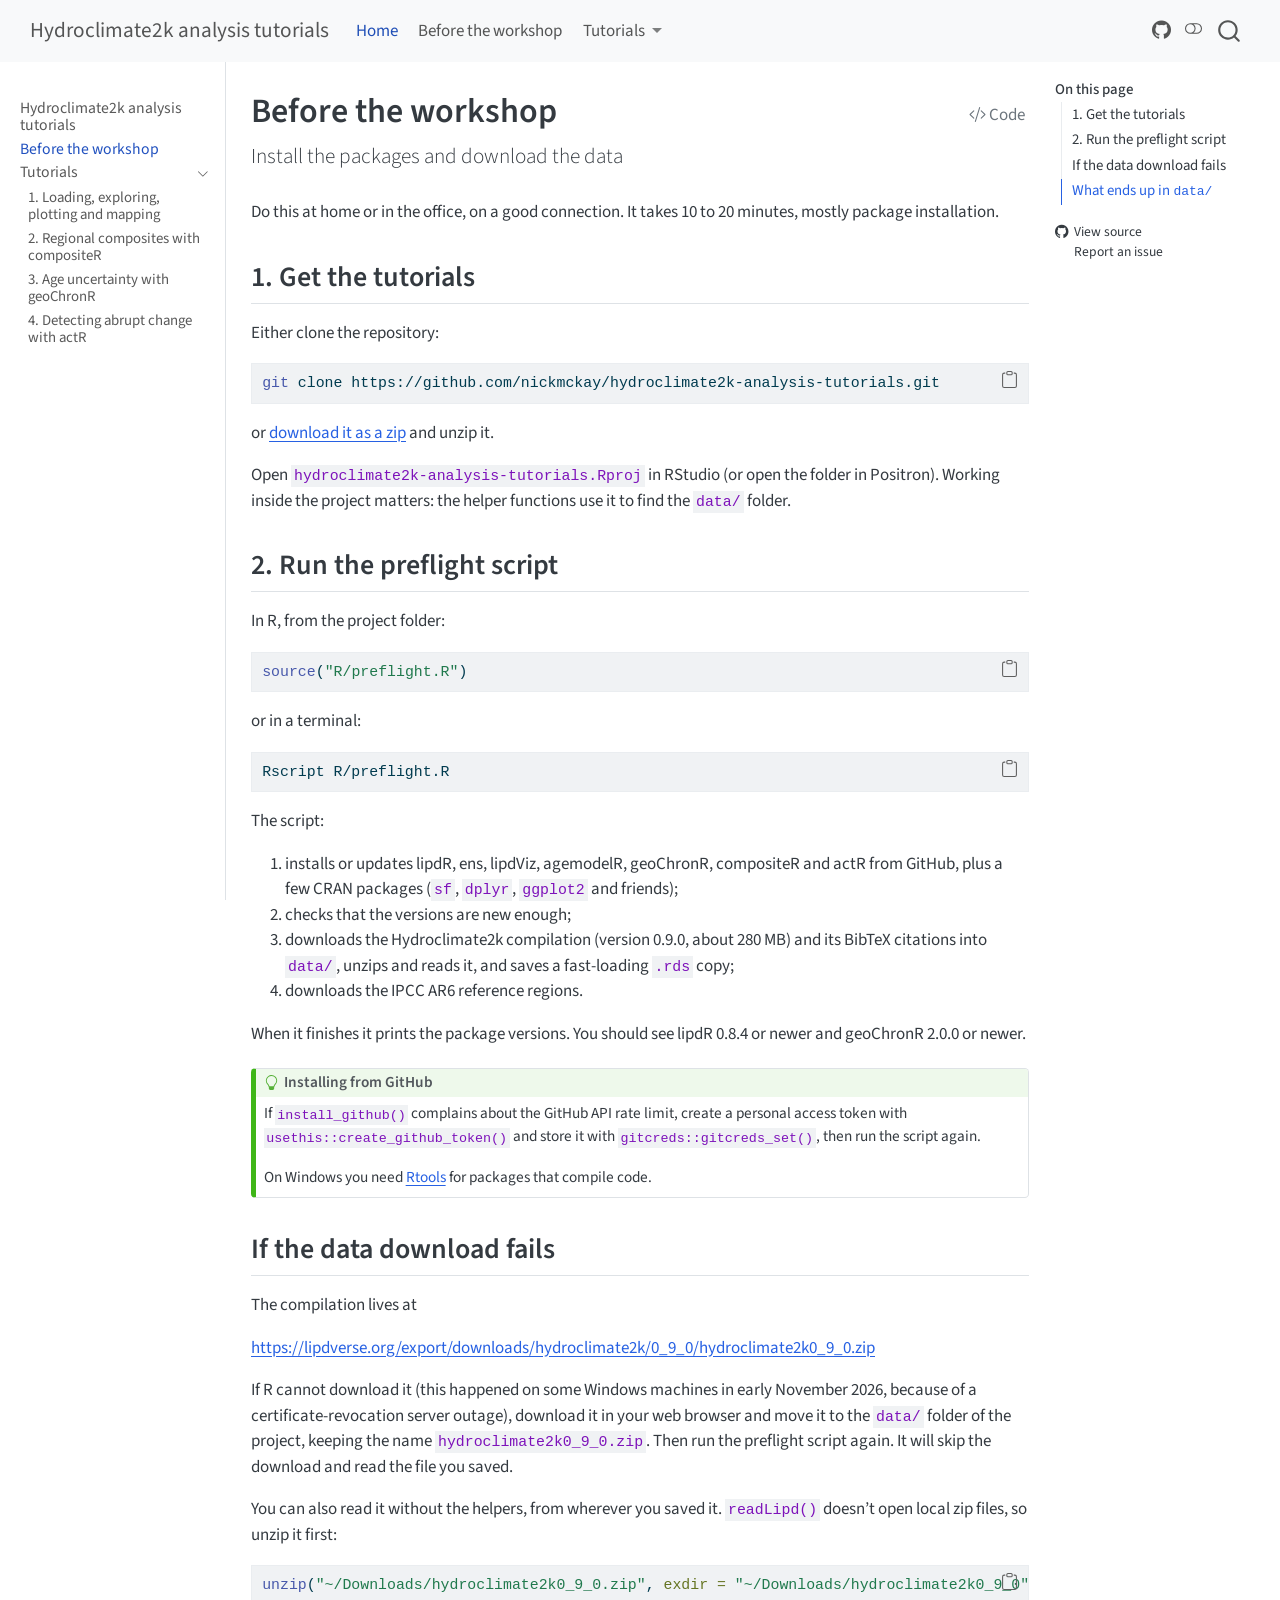
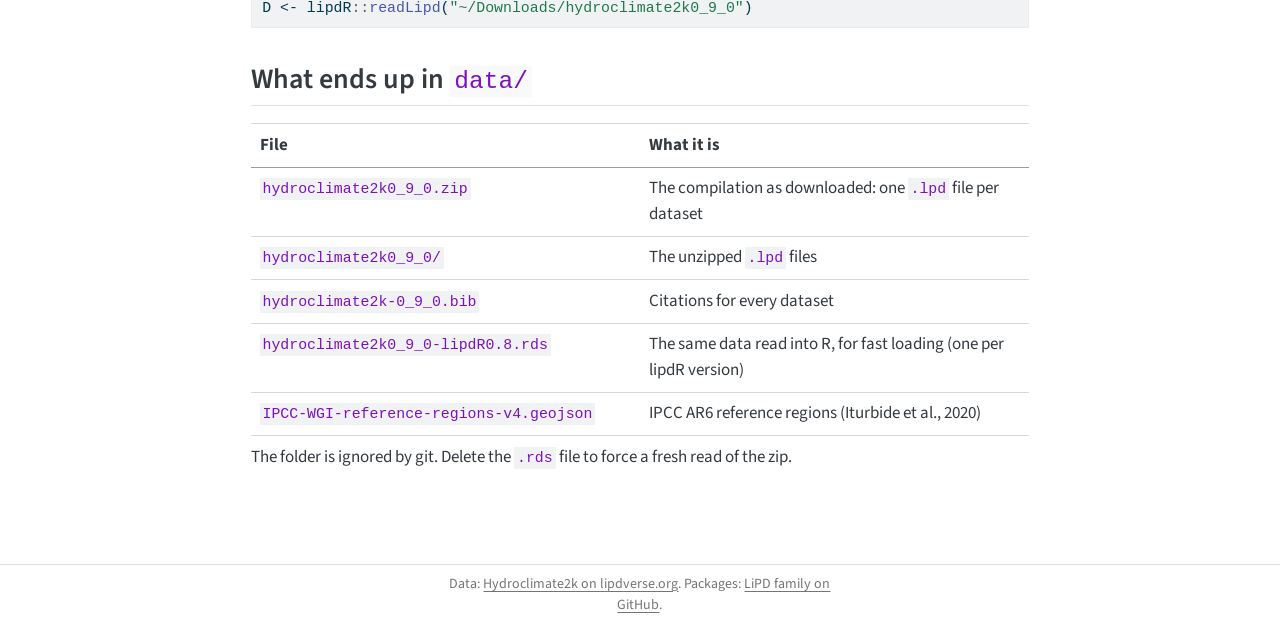
<file: setup.html>
<!DOCTYPE html>
<html xmlns="http://www.w3.org/1999/xhtml" lang="en" xml:lang="en"><head>

<meta charset="utf-8">
<meta name="generator" content="quarto-1.11.9">

<meta name="viewport" content="width=device-width, initial-scale=1.0, user-scalable=yes">


<title>Before the workshop – Hydroclimate2k analysis tutorials</title>
<style>
/* Default styles provided by pandoc.
** See https://pandoc.org/MANUAL.html#variables-for-html for config info.
*/
span.smallcaps{font-variant: small-caps;}
div.columns{display: flex; gap: 1.5em;}
div.column{flex: auto;}
@media screen {
div.columns{gap: min(4vw, 1.5em);}
div.column{overflow-x: auto;}
}
div.hanging-indent{margin-left: 1.5em; text-indent: -1.5em;}
ul.task-list{list-style: none;}
ul.task-list li input[type="checkbox"] {
  width: 0.8em;
  margin: 0 0.8em 0.2em -1em; /* quarto-specific, see https://github.com/quarto-dev/quarto-cli/issues/4556 */ 
  vertical-align: middle;
}
/* CSS for syntax highlighting */
html { -webkit-text-size-adjust: 100%; }
pre > code.sourceCode { white-space: pre; position: relative; }
pre > code.sourceCode > span { display: inline-block; line-height: 1.25; }
pre > code.sourceCode > span:empty { height: 1.2em; }
.sourceCode { overflow: visible; }
code.sourceCode > span { color: inherit; text-decoration: inherit; }
div.sourceCode { margin: 1em 0; }
pre.sourceCode { margin: 0; }
@media screen {
div.sourceCode { overflow: auto; }
}
@media print {
pre > code.sourceCode { white-space: pre-wrap; }
pre > code.sourceCode > span { text-indent: -5em; padding-left: 5em; }
}
pre.numberSource code
  { counter-reset: source-line 0; }
pre.numberSource code > span
  { position: relative; left: -4em; counter-increment: source-line; }
pre.numberSource code > span > a:first-child::before
  { content: counter(source-line);
    position: relative; left: -1em; text-align: right; vertical-align: baseline;
    border: none; display: inline-block;
    -webkit-touch-callout: none; -webkit-user-select: none;
    -khtml-user-select: none; -moz-user-select: none;
    -ms-user-select: none; user-select: none;
    padding: 0 4px; width: 4em;
  }
pre.numberSource { margin-left: 3em;  padding-left: 4px; }
div.sourceCode
  {   }
@media screen {
pre > code.sourceCode > span > a:first-child::before { text-decoration: underline; }
}
</style>


<script src="site_libs/quarto-nav/quarto-nav.js"></script>
<script src="site_libs/quarto-nav/headroom.min.js"></script>
<script src="site_libs/clipboard/clipboard.min.js"></script>
<script src="site_libs/quarto-search/autocomplete.umd.js"></script>
<script src="site_libs/quarto-search/fuse.min.js"></script>
<script src="site_libs/quarto-search/quarto-search.js"></script>
<meta name="quarto:offset" content="./">
<script src="site_libs/quarto-html/quarto.js" type="module"></script>
<script src="site_libs/quarto-html/tabsets/tabsets.js" type="module"></script>
<script src="site_libs/quarto-html/scrollable-regions/scrollable-regions.js" type="module"></script>
<script src="site_libs/quarto-html/popper.min.js"></script>
<script src="site_libs/quarto-html/tippy.umd.min.js"></script>
<script src="site_libs/quarto-html/anchor.min.js"></script>
<link href="site_libs/quarto-html/tippy.css" rel="stylesheet">
<link href="site_libs/quarto-html/quarto-syntax-highlighting-63b5708e65d6cd79cd7618c58d0c21e7.css" rel="stylesheet" class="quarto-color-scheme" id="quarto-text-highlighting-styles">
<link href="site_libs/quarto-html/quarto-syntax-highlighting-dark-447e42e69aaa9833c0ba1b986f430b20.css" rel="stylesheet" class="quarto-color-scheme quarto-color-alternate" id="quarto-text-highlighting-styles">
<link href="site_libs/quarto-html/quarto-syntax-highlighting-63b5708e65d6cd79cd7618c58d0c21e7.css" rel="stylesheet" class="quarto-color-scheme-extra" id="quarto-text-highlighting-styles">
<script src="site_libs/bootstrap/bootstrap.min.js"></script>
<link href="site_libs/bootstrap/bootstrap-icons.css" rel="stylesheet">
<link href="site_libs/bootstrap/bootstrap-cd40264fafe0011b83db7b1371143c7b.min.css" rel="stylesheet" append-hash="true" class="quarto-color-scheme" id="quarto-bootstrap" data-mode="light">
<link href="site_libs/bootstrap/bootstrap-dark-d98883ac312bea4e32263ada7713f865.min.css" rel="stylesheet" append-hash="true" class="quarto-color-scheme quarto-color-alternate" id="quarto-bootstrap" data-mode="dark">
<link href="site_libs/bootstrap/bootstrap-cd40264fafe0011b83db7b1371143c7b.min.css" rel="stylesheet" append-hash="true" class="quarto-color-scheme-extra" id="quarto-bootstrap" data-mode="light">
<script id="quarto-search-options" type="application/json">{
  "location": "navbar",
  "copy-button": false,
  "collapse-after": 3,
  "panel-placement": "end",
  "type": "overlay",
  "limit": 50,
  "keyboard-shortcut": [
    "f",
    "/",
    "s"
  ],
  "show-item-context": false,
  "language": {
    "search-no-results-text": "No results",
    "search-matching-documents-text": "matching documents",
    "search-copy-link-title": "Copy link to search",
    "search-hide-matches-text": "Hide additional matches",
    "search-more-match-text": "more match in this document",
    "search-more-matches-text": "more matches in this document",
    "search-clear-button-title": "Clear",
    "search-text-placeholder": "",
    "search-detached-cancel-button-title": "Cancel",
    "search-submit-button-title": "Submit",
    "search-label": "Search"
  }
}</script>


</head>

<body class="nav-sidebar docked nav-fixed quarto-light"><a id="quarto-skip-link" class="visually-hidden-focusable" href="#quarto-document-content">Skip to main content</a><script id="quarto-html-before-body" type="application/javascript">
    const toggleBodyColorMode = (bsSheetEl) => {
      const mode = bsSheetEl.getAttribute("data-mode");
      const bodyEl = window.document.querySelector("body");
      if (mode === "dark") {
        bodyEl.classList.add("quarto-dark");
        bodyEl.classList.remove("quarto-light");
      } else {
        bodyEl.classList.add("quarto-light");
        bodyEl.classList.remove("quarto-dark");
      }
    }
    const toggleBodyColorPrimary = () => {
      const bsSheetEl = window.document.querySelector("link#quarto-bootstrap:not([rel=disabled-stylesheet])");
      if (bsSheetEl) {
        toggleBodyColorMode(bsSheetEl);
      }
    }
    const setColorSchemeToggle = (alternate) => {
      const toggles = window.document.querySelectorAll('.quarto-color-scheme-toggle');
      for (let i=0; i < toggles.length; i++) {
        const toggle = toggles[i];
        if (toggle) {
          toggle.setAttribute("aria-checked", alternate ? "true" : "false");
          if (alternate) {
            toggle.classList.add("alternate");
          } else {
            toggle.classList.remove("alternate");
          }
        }
      }
    };
    const toggleColorMode = (alternate) => {
      // Switch the stylesheets
      const primaryStylesheets = window.document.querySelectorAll('link.quarto-color-scheme:not(.quarto-color-alternate)');
      const alternateStylesheets = window.document.querySelectorAll('link.quarto-color-scheme.quarto-color-alternate');
      manageTransitions('#quarto-margin-sidebar .nav-link', false);
      if (alternate) {
        // note: dark is layered on light, we don't disable primary!
        enableStylesheet(alternateStylesheets);
        for (const sheetNode of alternateStylesheets) {
          if (sheetNode.id === "quarto-bootstrap") {
            toggleBodyColorMode(sheetNode);
          }
        }
      } else {
        disableStylesheet(alternateStylesheets);
        enableStylesheet(primaryStylesheets)
        toggleBodyColorPrimary();
      }
      manageTransitions('#quarto-margin-sidebar .nav-link', true);
      // Switch the toggles
      setColorSchemeToggle(alternate)
    }
    // Hack to workaround the fact that safari doesn't
    // properly recolor the scrollbar when toggling (#1455).
    // Not run on load: stylesheets are set before first paint there, and
    // scrolling would undo the scroll to a URL fragment (#14973).
    // The one pixel nudge keeps the reader where they were.
    const refreshSafariScrollbar = () => {
      if (navigator.userAgent.indexOf('Safari') > 0 && navigator.userAgent.indexOf('Chrome') == -1) {
        manageTransitions("body", false);
        const scrollY = window.scrollY;
        window.scrollTo(0, scrollY > 0 ? scrollY - 1 : 1);
        setTimeout(() => {
          window.scrollTo(0, scrollY);
          manageTransitions("body", true);
        }, 40);
      }
    }
    const disableStylesheet = (stylesheets) => {
      for (let i=0; i < stylesheets.length; i++) {
        const stylesheet = stylesheets[i];
        stylesheet.rel = 'disabled-stylesheet';
      }
    }
    const enableStylesheet = (stylesheets) => {
      for (let i=0; i < stylesheets.length; i++) {
        const stylesheet = stylesheets[i];
        if(stylesheet.rel !== 'stylesheet') { // for Chrome, which will still FOUC without this check
          stylesheet.rel = 'stylesheet';
        }
      }
    }
    const manageTransitions = (selector, allowTransitions) => {
      const els = window.document.querySelectorAll(selector);
      for (let i=0; i < els.length; i++) {
        const el = els[i];
        if (allowTransitions) {
          el.classList.remove('notransition');
        } else {
          el.classList.add('notransition');
        }
      }
    }
    const isFileUrl = () => {
      return window.location.protocol === 'file:';
    }
    const hasAlternateSentinel = () => {
      let styleSentinel = getColorSchemeSentinel();
      if (styleSentinel !== null) {
        return styleSentinel === "alternate";
      } else {
        return false;
      }
    }
    const setStyleSentinel = (alternate) => {
      const value = alternate ? "alternate" : "default";
      if (!isFileUrl()) {
        window.localStorage.setItem("quarto-color-scheme", value);
      } else {
        localAlternateSentinel = value;
      }
    }
    const getColorSchemeSentinel = () => {
      if (!isFileUrl()) {
        const storageValue = window.localStorage.getItem("quarto-color-scheme");
        return storageValue != null ? storageValue : localAlternateSentinel;
      } else {
        return localAlternateSentinel;
      }
    }
    const toggleGiscusIfUsed = (isAlternate, darkModeDefault) => {
      const baseTheme = document.querySelector('#giscus-base-theme')?.value ?? 'light';
      const alternateTheme = document.querySelector('#giscus-alt-theme')?.value ?? 'dark';
      let newTheme = '';
      if(authorPrefersDark) {
        newTheme = isAlternate ? baseTheme : alternateTheme;
      } else {
        newTheme = isAlternate ? alternateTheme : baseTheme;
      }
      const changeGiscusTheme = () => {
        // From: https://github.com/giscus/giscus/issues/336
        const sendMessage = (message) => {
          const iframe = document.querySelector('iframe.giscus-frame');
          if (!iframe) return;
          iframe.contentWindow.postMessage({ giscus: message }, 'https://giscus.app');
        }
        sendMessage({
          setConfig: {
            theme: newTheme
          }
        });
      }
      const isGiscussLoaded = window.document.querySelector('iframe.giscus-frame') !== null;
      if (isGiscussLoaded) {
        changeGiscusTheme();
      }
    };
    const authorPrefersDark = false;
    const darkModeDefault = authorPrefersDark;
      document.querySelector('link#quarto-text-highlighting-styles.quarto-color-scheme-extra').rel = 'disabled-stylesheet';
      document.querySelector('link#quarto-bootstrap.quarto-color-scheme-extra').rel = 'disabled-stylesheet';
    let localAlternateSentinel = darkModeDefault ? 'alternate' : 'default';
    // Dark / light mode switch
    window.quartoToggleColorScheme = () => {
      // Read the current dark / light value
      let toAlternate = !hasAlternateSentinel();
      toggleColorMode(toAlternate);
      refreshSafariScrollbar();
      setStyleSentinel(toAlternate);
      toggleGiscusIfUsed(toAlternate, darkModeDefault);
      window.dispatchEvent(new Event('resize'));
    };
    // Switch to dark mode if need be
    if (hasAlternateSentinel()) {
      toggleColorMode(true);
    } else {
      toggleColorMode(false);
    }
  </script>

<div id="quarto-search-results"></div>
  <header id="quarto-header" class="headroom fixed-top">
    <nav class="navbar navbar-expand-lg " data-bs-theme="dark" aria-label="Site">
      <div class="navbar-container container-fluid">
      <div class="navbar-brand-container mx-auto">
    <a class="navbar-brand" href="./index.html">
    <span class="navbar-title">Hydroclimate2k analysis tutorials</span>
    </a>
  </div>
          <button class="navbar-toggler" type="button" data-bs-toggle="collapse" data-bs-target="#navbarCollapse" aria-controls="navbarCollapse" aria-expanded="false" aria-label="Toggle navigation" onclick="if (window.quartoToggleHeadroom) { window.quartoToggleHeadroom(); }">
  <span class="navbar-toggler-icon"></span>
</button>
          <div class="collapse navbar-collapse" id="navbarCollapse">
            <ul class="navbar-nav navbar-nav-scroll me-auto">
  <li class="nav-item">
    <a class="nav-link active" href="./index.html" aria-current="page"> 
<span class="menu-text">Home</span></a>
  </li>  
  <li class="nav-item">
    <a class="nav-link" href="./setup.html"> 
<span class="menu-text">Before the workshop</span></a>
  </li>  
  <li class="nav-item dropdown ">
    <a class="nav-link dropdown-toggle" href="#" id="nav-menu-tutorials" role="link" data-bs-toggle="dropdown" aria-expanded="false">
 <span class="menu-text">Tutorials</span>
    </a>
    <ul class="dropdown-menu" aria-labelledby="nav-menu-tutorials">    
        <li>
    <a class="dropdown-item" href="./tutorials/01-load-plot-map.html">
 <span class="dropdown-text">1. Loading, exploring, plotting and mapping</span></a>
  </li>  
        <li>
    <a class="dropdown-item" href="./tutorials/02-compositeR.html">
 <span class="dropdown-text">2. Regional composites with compositeR</span></a>
  </li>  
        <li>
    <a class="dropdown-item" href="./tutorials/03-geoChronR.html">
 <span class="dropdown-text">3. Age uncertainty with geoChronR</span></a>
  </li>  
        <li>
    <a class="dropdown-item" href="./tutorials/04-actR.html">
 <span class="dropdown-text">4. Detecting abrupt change with actR</span></a>
  </li>  
    </ul>
  </li>
</ul>
            <ul class="navbar-nav navbar-nav-scroll ms-auto">
  <li class="nav-item compact">
    <a class="nav-link" href="https://github.com/nickmckay/hydroclimate2k-analysis-tutorials"> <i class="bi bi-github" role="img">
</i> 
<span class="menu-text"></span></a>
  </li>  
</ul>
          </div> <!-- /navcollapse -->
            <div class="quarto-navbar-tools">
  <button type="button" role="switch" aria-checked="false" class="quarto-color-scheme-toggle quarto-navigation-tool  px-1" onclick="window.quartoToggleColorScheme(); return false;" title="Toggle dark mode" aria-label="Toggle dark mode"><i class="bi"></i></button>
</div>
            <div id="quarto-search" class="" title="Search"></div>
      </div> <!-- /container-fluid -->
    </nav>
  <nav class="quarto-secondary-nav" aria-label="Toolbar">
    <div class="container-fluid d-flex">
      <button type="button" class="quarto-btn-toggle btn" data-bs-toggle="collapse" role="button" data-bs-target=".quarto-sidebar-collapse-item" aria-controls="quarto-sidebar" aria-expanded="false" aria-label="Toggle sidebar navigation" onclick="if (window.quartoToggleHeadroom) { window.quartoToggleHeadroom(); }">
        <i class="bi bi-layout-text-sidebar-reverse"></i>
      </button>
        <nav class="quarto-page-breadcrumbs" aria-label="Breadcrumbs"><ol class="breadcrumb"><li class="breadcrumb-item"><a href="./setup.html">Before the workshop</a></li></ol></nav>
        <a class="flex-grow-1" data-bs-toggle="collapse" data-bs-target=".quarto-sidebar-collapse-item" onclick="if (window.quartoToggleHeadroom) { window.quartoToggleHeadroom(); }">      
        </a>
    </div>
  </nav>
</header>
<!-- content -->
<div id="quarto-content" class="quarto-container page-columns page-rows-contents page-layout-article page-navbar">
<!-- sidebar -->
  <nav id="quarto-sidebar" class="sidebar collapse collapse-horizontal quarto-sidebar-collapse-item sidebar-navigation docked overflow-auto" aria-label="Section">
    <div class="sidebar-menu-container"> 
    <ul class="list-unstyled mt-1">
        <li class="sidebar-item">
  <div class="sidebar-item-container"> 
  <a href="./index.html" class="sidebar-item-text sidebar-link">
 <span class="menu-text">Hydroclimate2k analysis tutorials</span></a>
  </div>
</li>
        <li class="sidebar-item">
  <div class="sidebar-item-container"> 
  <a href="./setup.html" class="sidebar-item-text sidebar-link active">
 <span class="menu-text">Before the workshop</span></a>
  </div>
</li>
        <li class="sidebar-item sidebar-item-section">
      <div class="sidebar-item-container"> 
            <button type="button" class="sidebar-item-text sidebar-item-toggle sidebar-link text-start" data-bs-toggle="collapse" data-bs-target="#quarto-sidebar-section-1" aria-controls="quarto-sidebar-section-1" aria-expanded="true">
 <span class="menu-text" id="quarto-sidebar-section-1-label">Tutorials</span><i class="bi bi-chevron-right" aria-hidden="true"></i></button>
      </div>
      <ul id="quarto-sidebar-section-1" aria-labelledby="quarto-sidebar-section-1-label" class="collapse list-unstyled sidebar-section depth1 show">  
          <li class="sidebar-item">
  <div class="sidebar-item-container"> 
  <a href="./tutorials/01-load-plot-map.html" class="sidebar-item-text sidebar-link">
 <span class="menu-text">1. Loading, exploring, plotting and mapping</span></a>
  </div>
</li>
          <li class="sidebar-item">
  <div class="sidebar-item-container"> 
  <a href="./tutorials/02-compositeR.html" class="sidebar-item-text sidebar-link">
 <span class="menu-text">2. Regional composites with compositeR</span></a>
  </div>
</li>
          <li class="sidebar-item">
  <div class="sidebar-item-container"> 
  <a href="./tutorials/03-geoChronR.html" class="sidebar-item-text sidebar-link">
 <span class="menu-text">3. Age uncertainty with geoChronR</span></a>
  </div>
</li>
          <li class="sidebar-item">
  <div class="sidebar-item-container"> 
  <a href="./tutorials/04-actR.html" class="sidebar-item-text sidebar-link">
 <span class="menu-text">4. Detecting abrupt change with actR</span></a>
  </div>
</li>
      </ul>
  </li>
    </ul>
    </div>
</nav>
<div id="quarto-sidebar-glass" class="quarto-sidebar-collapse-item" data-bs-toggle="collapse" data-bs-target=".quarto-sidebar-collapse-item"></div>
<!-- margin-sidebar -->
    <div id="quarto-margin-sidebar" class="sidebar margin-sidebar">
        <nav id="TOC" role="doc-toc" aria-labelledby="toc-title" class="toc-active">
    <h2 id="toc-title">On this page</h2>
   
  <ul>
  <li><a href="#get-the-tutorials" id="toc-get-the-tutorials" class="nav-link active" data-scroll-target="#get-the-tutorials">1. Get the tutorials</a></li>
  <li><a href="#run-the-preflight-script" id="toc-run-the-preflight-script" class="nav-link" data-scroll-target="#run-the-preflight-script">2. Run the preflight script</a></li>
  <li><a href="#if-the-data-download-fails" id="toc-if-the-data-download-fails" class="nav-link" data-scroll-target="#if-the-data-download-fails">If the data download fails</a></li>
  <li><a href="#what-ends-up-in-data" id="toc-what-ends-up-in-data" class="nav-link" data-scroll-target="#what-ends-up-in-data">What ends up in <code>data/</code></a></li>
  </ul>
<div class="toc-actions"><ul><li><a href="https://github.com/nickmckay/hydroclimate2k-analysis-tutorials/blob/main/setup.qmd" class="toc-action"><i class="bi bi-github"></i>View source</a></li><li><a href="https://github.com/nickmckay/hydroclimate2k-analysis-tutorials/issues/new" class="toc-action"><i class="bi empty"></i>Report an issue</a></li></ul></div></nav>
    </div>
<!-- main -->
<main class="content" id="quarto-document-content" tabindex="-1">


<header id="title-block-header" class="quarto-title-block default">
<div class="quarto-title">
<div class="quarto-title-block"><div><h1 class="title">Before the workshop</h1><button type="button" class="btn code-tools-button" id="quarto-code-tools-source"><i class="bi"></i> Code</button></div></div>
<p class="subtitle lead">Install the packages and download the data</p>
</div>



<div class="quarto-title-meta">

    
  
    
  </div>
  


</header>


<p>Do this at home or in the office, on a good connection. It takes 10 to 20 minutes, mostly package installation.</p>
<section id="get-the-tutorials" class="level2">
<h2 class="anchored" data-anchor-id="get-the-tutorials">1. Get the tutorials</h2>
<p>Either clone the repository:</p>
<div class="code-copy-outer-scaffold"><div class="sourceCode" id="cb1"><pre class="sourceCode bash code-with-copy"><code class="sourceCode bash"><span id="cb1-1"><a href="#cb1-1" aria-hidden="true" tabindex="-1"></a><span class="fu">git</span> clone https://github.com/nickmckay/hydroclimate2k-analysis-tutorials.git</span></code></pre></div><button title="Copy to Clipboard" class="code-copy-button"><i class="bi"></i></button></div>
<p>or <a href="https://github.com/nickmckay/hydroclimate2k-analysis-tutorials/archive/refs/heads/main.zip">download it as a zip</a> and unzip it.</p>
<p>Open <code>hydroclimate2k-analysis-tutorials.Rproj</code> in RStudio (or open the folder in Positron). Working inside the project matters: the helper functions use it to find the <code>data/</code> folder.</p>
</section>
<section id="run-the-preflight-script" class="level2">
<h2 class="anchored" data-anchor-id="run-the-preflight-script">2. Run the preflight script</h2>
<p>In R, from the project folder:</p>
<div class="code-copy-outer-scaffold"><div class="sourceCode" id="cb2"><pre class="sourceCode r code-with-copy"><code class="sourceCode r"><span id="cb2-1"><a href="#cb2-1" aria-hidden="true" tabindex="-1"></a><span class="fu">source</span>(<span class="st">"R/preflight.R"</span>)</span></code></pre></div><button title="Copy to Clipboard" class="code-copy-button"><i class="bi"></i></button></div>
<p>or in a terminal:</p>
<div class="code-copy-outer-scaffold"><div class="sourceCode" id="cb3"><pre class="sourceCode bash code-with-copy"><code class="sourceCode bash"><span id="cb3-1"><a href="#cb3-1" aria-hidden="true" tabindex="-1"></a><span class="ex">Rscript</span> R/preflight.R</span></code></pre></div><button title="Copy to Clipboard" class="code-copy-button"><i class="bi"></i></button></div>
<p>The script:</p>
<ol type="1">
<li>installs or updates lipdR, ens, lipdViz, agemodelR, geoChronR, compositeR and actR from GitHub, plus a few CRAN packages (<code>sf</code>, <code>dplyr</code>, <code>ggplot2</code> and friends);</li>
<li>checks that the versions are new enough;</li>
<li>downloads the Hydroclimate2k compilation (version 0.9.0, about 280 MB) and its BibTeX citations into <code>data/</code>, unzips and reads it, and saves a fast-loading <code>.rds</code> copy;</li>
<li>downloads the IPCC AR6 reference regions.</li>
</ol>
<p>When it finishes it prints the package versions. You should see lipdR 0.8.4 or newer and geoChronR 2.0.0 or newer.</p>
<div class="callout callout-style-default callout-tip callout-titled">
<div class="callout-header d-flex align-content-center">
<div class="callout-icon-container">
<i class="callout-icon"></i>
</div>
<div class="callout-title-container flex-fill">
<span class="screen-reader-only">Tip</span>Installing from GitHub
</div>
</div>
<div class="callout-body-container callout-body">
<p>If <code>install_github()</code> complains about the GitHub API rate limit, create a personal access token with <code>usethis::create_github_token()</code> and store it with <code>gitcreds::gitcreds_set()</code>, then run the script again.</p>
<p>On Windows you need <a href="https://cran.r-project.org/bin/windows/Rtools/">Rtools</a> for packages that compile code.</p>
</div>
</div>
</section>
<section id="if-the-data-download-fails" class="level2">
<h2 class="anchored" data-anchor-id="if-the-data-download-fails">If the data download fails</h2>
<p>The compilation lives at</p>
<p><a href="https://lipdverse.org/export/downloads/hydroclimate2k/0_9_0/hydroclimate2k0_9_0.zip" class="uri">https://lipdverse.org/export/downloads/hydroclimate2k/0_9_0/hydroclimate2k0_9_0.zip</a></p>
<p>If R cannot download it (this happened on some Windows machines in early November 2026, because of a certificate-revocation server outage), download it in your web browser and move it to the <code>data/</code> folder of the project, keeping the name <code>hydroclimate2k0_9_0.zip</code>. Then run the preflight script again. It will skip the download and read the file you saved.</p>
<p>You can also read it without the helpers, from wherever you saved it. <code>readLipd()</code> doesn’t open local zip files, so unzip it first:</p>
<div class="code-copy-outer-scaffold"><div class="sourceCode" id="cb4"><pre class="sourceCode r code-with-copy"><code class="sourceCode r"><span id="cb4-1"><a href="#cb4-1" aria-hidden="true" tabindex="-1"></a><span class="fu">unzip</span>(<span class="st">"~/Downloads/hydroclimate2k0_9_0.zip"</span>, <span class="at">exdir =</span> <span class="st">"~/Downloads/hydroclimate2k0_9_0"</span>)</span>
<span id="cb4-2"><a href="#cb4-2" aria-hidden="true" tabindex="-1"></a>D <span class="ot">&lt;-</span> lipdR<span class="sc">::</span><span class="fu">readLipd</span>(<span class="st">"~/Downloads/hydroclimate2k0_9_0"</span>)</span></code></pre></div><button title="Copy to Clipboard" class="code-copy-button"><i class="bi"></i></button></div>
</section>
<section id="what-ends-up-in-data" class="level2">
<h2 class="anchored" data-anchor-id="what-ends-up-in-data">What ends up in <code>data/</code></h2>
<table class="caption-top table">
<colgroup>
<col style="width: 50%">
<col style="width: 50%">
</colgroup>
<thead>
<tr class="header">
<th>File</th>
<th>What it is</th>
</tr>
</thead>
<tbody>
<tr class="odd">
<td><code>hydroclimate2k0_9_0.zip</code></td>
<td>The compilation as downloaded: one <code>.lpd</code> file per dataset</td>
</tr>
<tr class="even">
<td><code>hydroclimate2k0_9_0/</code></td>
<td>The unzipped <code>.lpd</code> files</td>
</tr>
<tr class="odd">
<td><code>hydroclimate2k-0_9_0.bib</code></td>
<td>Citations for every dataset</td>
</tr>
<tr class="even">
<td><code>hydroclimate2k0_9_0-lipdR0.8.rds</code></td>
<td>The same data read into R, for fast loading (one per lipdR version)</td>
</tr>
<tr class="odd">
<td><code>IPCC-WGI-reference-regions-v4.geojson</code></td>
<td>IPCC AR6 reference regions (Iturbide et al., 2020)</td>
</tr>
</tbody>
</table>
<p>The folder is ignored by git. Delete the <code>.rds</code> file to force a fresh read of the zip.</p>


<!-- -->

</section>

</main> <!-- /main -->
<script id="quarto-html-after-body" type="application/javascript">
  window.document.addEventListener("DOMContentLoaded", function (event) {
    // Ensure there is a toggle, if there isn't float one in the top right
    if (window.document.querySelector('.quarto-color-scheme-toggle') === null) {
      const toggle = window.document.createElement('button');
      toggle.type = "button";
      toggle.setAttribute("role", "switch");
      toggle.setAttribute("aria-checked", "false");
      toggle.classList.add('top-right');
      toggle.classList.add('quarto-color-scheme-toggle');
      toggle.setAttribute("aria-label", "Toggle dark mode");
      toggle.onclick = function() { try { window.quartoToggleColorScheme(); } catch {} return false; };
      const i = window.document.createElement("i");
      i.classList.add('bi');
      toggle.appendChild(i);
      // Put the toggle in a landmark of its own, so that landmark navigation
      // can reach it.
      //
      // The container is always a fresh direct child of body, and the toggle is
      // never moved into page furniture that the theme or the author controls.
      // The toggle is positioned against the page, so any ancestor that
      // establishes a containing block captures it: a positioned element or a
      // grid for position: absolute, and transform, filter, will-change or
      // contain for position: fixed. A direct child of body has none of these
      // to inherit, and the shift when one appears is silent and visual.
      //
      // ARIA says a document should have at most one banner, and axe reports a
      // duplicate whether or not the banners carry distinct labels. So use a
      // header when the page has no banner yet, and a named region otherwise.
      //
      // A header is a banner wherever it sits, unless it is inside sectioning
      // content, so this cannot just look at the children of body: a custom
      // page layout wraps the title block header in a plain div. An explicit
      // role="banner" always counts.
      const sectioning = 'article, aside, main, nav, section, [role="article"], [role="complementary"], [role="main"], [role="navigation"], [role="region"]';
      const hasBanner = Array.from(
        window.document.querySelectorAll('header:not([role]), [role="banner"]')
      ).some(function(el) {
        return el.hasAttribute("role") || el.closest(sectioning) === null;
      });
      const container = window.document.createElement(hasBanner ? "div" : "header");
      if (hasBanner) {
        container.setAttribute("role", "region");
        container.setAttribute("aria-label", "Toggle dark mode");
      }
      container.classList.add('quarto-color-scheme-toggle-container');
      container.appendChild(toggle);
      window.document.body.appendChild(container);
    }
    setColorSchemeToggle(hasAlternateSentinel())
    const icon = "";
    const anchorJS = new window.AnchorJS();
    anchorJS.options = {
      placement: 'right',
      icon: icon
    };
    anchorJS.add('.anchored');
    const isCodeAnnotation = (el) => {
      for (const clz of el.classList) {
        if (clz.startsWith('code-annotation-')) {                     
          return true;
        }
      }
      return false;
    }
    const onCopySuccess = function(e) {
      // button target
      const button = e.trigger;
      // don't keep focus
      button.blur();
      // flash "checked"
      button.classList.add('code-copy-button-checked');
      var currentTitle = button.getAttribute("title");
      button.setAttribute("title", "Copied!");
      let tooltip;
      if (window.bootstrap) {
        button.setAttribute("data-bs-toggle", "tooltip");
        button.setAttribute("data-bs-placement", "left");
        button.setAttribute("data-bs-title", "Copied!");
        tooltip = new bootstrap.Tooltip(button, 
          { trigger: "manual", 
            customClass: "code-copy-button-tooltip",
            offset: [0, -8]});
        tooltip.show();    
      }
      setTimeout(function() {
        if (tooltip) {
          tooltip.hide();
          button.removeAttribute("data-bs-title");
          button.removeAttribute("data-bs-toggle");
          button.removeAttribute("data-bs-placement");
        }
        button.setAttribute("title", currentTitle);
        button.classList.remove('code-copy-button-checked');
      }, 1000);
      // clear code selection
      e.clearSelection();
    }
    const getTextToCopy = function(trigger) {
      const outerScaffold = trigger.parentElement.cloneNode(true);
      const codeEl = outerScaffold.querySelector('code');
      for (const childEl of codeEl.children) {
        if (isCodeAnnotation(childEl)) {
          childEl.remove();
        }
      }
      return codeEl.innerText;
    }
    const clipboard = new window.ClipboardJS('.code-copy-button:not([data-in-quarto-modal])', {
      text: getTextToCopy
    });
    clipboard.on('success', onCopySuccess);
    if (window.document.getElementById('quarto-embedded-source-code-modal')) {
      const clipboardModal = new window.ClipboardJS('.code-copy-button[data-in-quarto-modal]', {
        text: getTextToCopy,
        container: window.document.getElementById('quarto-embedded-source-code-modal')
      });
      clipboardModal.on('success', onCopySuccess);
    }
    const viewSource = window.document.getElementById('quarto-view-source') ||
                       window.document.getElementById('quarto-code-tools-source');
    if (viewSource) {
      const sourceUrl = viewSource.getAttribute("data-quarto-source-url");
      viewSource.addEventListener("click", function(e) {
        if (sourceUrl) {
          // rstudio viewer pane
          if (/\bcapabilities=\b/.test(window.location)) {
            window.open(sourceUrl);
          } else {
            window.location.href = sourceUrl;
          }
        } else {
          const modal = new bootstrap.Modal(document.getElementById('quarto-embedded-source-code-modal'));
          modal.show();
        }
        return false;
      });
    }
    function toggleCodeHandler(show) {
      return function(e) {
        const cellDetails = window.document.querySelectorAll(".cell details.code-fold");
        for (let i=0; i<cellDetails.length; i++) {
          const details = cellDetails[i];
          if (show) {
            details.open = true;
          } else {
            details.removeAttribute("open");
          }
        }
        const cellCodeDivs = window.document.querySelectorAll(".cell div.sourceCode.cell-code");
        const fromCls = show ? "hidden" : "unhidden";
        const toCls = show ? "unhidden" : "hidden";
        for (let i=0; i<cellCodeDivs.length; i++) {
          const codeDiv = cellCodeDivs[i];
          if (codeDiv.classList.contains(fromCls)) {
            codeDiv.classList.remove(fromCls);
            codeDiv.classList.add(toCls);
          } 
        }
        return false;
      }
    }
    const hideAllCode = window.document.getElementById("quarto-hide-all-code");
    if (hideAllCode) {
      hideAllCode.addEventListener("click", toggleCodeHandler(false));
    }
    const showAllCode = window.document.getElementById("quarto-show-all-code");
    if (showAllCode) {
      showAllCode.addEventListener("click", toggleCodeHandler(true));
    }
      var localhostRegex = new RegExp(/^(?:http|https):\/\/localhost\:?[0-9]*\//);
      var mailtoRegex = new RegExp(/^mailto:/);
        var filterRegex = new RegExp("https:\/\/nickmckay\.github\.io\/hydroclimate2k-analysis-tutorials\/");
      var isInternal = (href) => {
          return filterRegex.test(href) || localhostRegex.test(href) || mailtoRegex.test(href);
      }
      // Inspect non-navigation links and adorn them if external
      window.quartoDecorateExternalLinks = function (root) {
     var links = (root || window.document).querySelectorAll('a[href]:not(.nav-link):not(.navbar-brand):not(.toc-action):not(.sidebar-link):not(.sidebar-item-toggle):not(.pagination-link):not(.no-external):not([aria-hidden]):not(.dropdown-item):not(.quarto-navigation-tool):not(.about-link)');
      for (var i=0; i<links.length; i++) {
        const link = links[i];
        if (!isInternal(link.href)) {
          // undo the damage that might have been done by quarto-nav.js in the case of
          // links that we want to consider external
          if (link.dataset.originalHref !== undefined) {
            link.href = link.dataset.originalHref;
          }
          if (!link.classList.contains('no-external-icon')) {
          }
        }
      }
      };
      window.quartoDecorateExternalLinks(window.document);
    // Esc closes the popup (WCAG 1.4.13) and focus leaving both trigger and
    // popup closes it (WCAG 2.4.11); tippy handles neither for interactive popups.
    const hideOnEscAndFocusOut = {
      name: 'hideOnEscAndFocusOut',
      defaultValue: true,
      fn(instance) {
        const dismiss = () => {
          // A show scheduled by the trigger delay would otherwise reopen it
          instance.clearDelayTimeouts();
          instance.hide();
        };
        const onKeyDown = (event) => {
          if (event.key !== 'Escape') {
            return;
          }
          // Keep Esc from also reaching page handlers (e.g. reveal.js overview),
          // except an open reveal.js slide menu, which Esc should close too.
          // The menu handles keys only when its keyboard option is on.
          const menuHandlesEsc = window.Reveal?.getPlugin?.('menu')?.isOpen() &&
            window.Reveal.getConfig().menu?.keyboard !== false;
          if (!menuHandlesEsc) {
            event.stopPropagation();
          }
          if (instance.popper.contains(window.document.activeElement)) {
            // Disabled while refocusing so the focus trigger does not reopen it
            instance.disable();
            instance.reference.focus();
            instance.enable();
          }
          dismiss();
        };
        const onFocusOut = (event) => {
          const target = event.relatedTarget;
          if (target && !instance.reference.contains(target) &&
              !instance.popper.contains(target)) {
            dismiss();
          }
        };
        // On the trigger too: a click trigger (code-annotations: select) has no
        // blur handling. Attached for the instance's lifetime so leaving the
        // trigger also cancels a show still pending on the trigger delay.
        instance.reference.addEventListener('focusout', onFocusOut);
        return {
          onShow() {
            window.document.addEventListener('keydown', onKeyDown, true);
            instance.popper.addEventListener('focusout', onFocusOut);
          },
          onHide() {
            window.document.removeEventListener('keydown', onKeyDown, true);
            instance.popper.removeEventListener('focusout', onFocusOut);
          },
          onDestroy() {
            instance.reference.removeEventListener('focusout', onFocusOut);
          },
        };
      },
    };
    function tippyHover(el, contentFn, onTriggerFn, onUntriggerFn) {
      const config = {
        allowHTML: true,
        maxWidth: 500,
        delay: 100,
        arrow: false,
        appendTo: function(el) {
            return el.parentElement;
        },
        interactive: true,
        interactiveBorder: 10,
        theme: 'quarto',
        placement: 'bottom-start',
        plugins: [hideOnEscAndFocusOut],
      };
      if (contentFn) {
        config.content = contentFn;
      }
      if (onTriggerFn) {
        config.onTrigger = onTriggerFn;
      }
      if (onUntriggerFn) {
        config.onUntrigger = onUntriggerFn;
      }
      window.tippy(el, config); 
    }
    const noterefs = window.document.querySelectorAll('a[role="doc-noteref"]');
    for (var i=0; i<noterefs.length; i++) {
      const ref = noterefs[i];
      tippyHover(ref, function() {
        // use id or data attribute instead here
        let href = ref.getAttribute('data-footnote-href') || ref.getAttribute('href');
        try { href = new URL(href).hash; } catch {}
        const id = href.replace(/^#\/?/, "");
        const note = window.document.getElementById(id);
        if (note) {
          return note.innerHTML;
        } else {
          return "";
        }
      });
    }
    const xrefs = window.document.querySelectorAll('a.quarto-xref');
    const processXRef = (id, note) => {
      // Strip column container classes
      const stripColumnClz = (el) => {
        el.classList.remove("page-full", "page-columns");
        if (el.children) {
          for (const child of el.children) {
            stripColumnClz(child);
          }
        }
      }
      stripColumnClz(note)
      if (id === null || id.startsWith('sec-')) {
        // Special case sections, only their first couple elements
        const container = document.createElement("div");
        if (note.children && note.children.length > 2) {
          container.appendChild(note.children[0].cloneNode(true));
          for (let i = 1; i < note.children.length; i++) {
            const child = note.children[i];
            if (child.tagName === "P" && child.innerText === "") {
              continue;
            } else {
              container.appendChild(child.cloneNode(true));
              break;
            }
          }
          if (window.Quarto?.typesetMath) {
            window.Quarto.typesetMath(container);
          }
          return container.innerHTML
        } else {
          if (window.Quarto?.typesetMath) {
            window.Quarto.typesetMath(note);
          }
          return note.innerHTML;
        }
      } else {
        // Remove any anchor links if they are present
        const anchorLink = note.querySelector('a.anchorjs-link');
        if (anchorLink) {
          anchorLink.remove();
        }
        if (window.Quarto?.typesetMath) {
          window.Quarto.typesetMath(note);
        }
        if (note.classList.contains("callout")) {
          return note.outerHTML;
        } else {
          return note.innerHTML;
        }
      }
    }
    for (var i=0; i<xrefs.length; i++) {
      const xref = xrefs[i];
      tippyHover(xref, undefined, function(instance) {
        instance.disable();
        let url = xref.getAttribute('href');
        let hash = undefined; 
        if (url.startsWith('#')) {
          hash = url;
        } else {
          try { hash = new URL(url).hash; } catch {}
        }
        if (hash) {
          const id = hash.replace(/^#\/?/, "");
          const note = window.document.getElementById(id);
          if (note !== null) {
            try {
              const html = processXRef(id, note.cloneNode(true));
              instance.setContent(html);
            } finally {
              instance.enable();
              instance.show();
            }
          } else {
            // See if we can fetch this
            fetch(url.split('#')[0])
            .then(res => res.text())
            .then(html => {
              const parser = new DOMParser();
              const htmlDoc = parser.parseFromString(html, "text/html");
              const note = htmlDoc.getElementById(id);
              if (note !== null) {
                const html = processXRef(id, note);
                instance.setContent(html);
              } 
            }).finally(() => {
              instance.enable();
              instance.show();
            });
          }
        } else {
          // See if we can fetch a full url (with no hash to target)
          // This is a special case and we should probably do some content thinning / targeting
          fetch(url)
          .then(res => res.text())
          .then(html => {
            const parser = new DOMParser();
            const htmlDoc = parser.parseFromString(html, "text/html");
            const note = htmlDoc.querySelector('main.content');
            if (note !== null) {
              // This should only happen for chapter cross references
              // (since there is no id in the URL)
              // remove the first header
              if (note.children.length > 0 && note.children[0].tagName === "HEADER") {
                note.children[0].remove();
              }
              const html = processXRef(null, note);
              instance.setContent(html);
            } 
          }).finally(() => {
            instance.enable();
            instance.show();
          });
        }
      }, function(instance) {
      });
    }
        let selectedAnnoteEl;
        const selectorForAnnotation = ( cell, annotation) => {
          let cellAttr = 'data-code-cell="' + cell + '"';
          let lineAttr = 'data-code-annotation="' +  annotation + '"';
          const selector = 'span[' + cellAttr + '][' + lineAttr + ']';
          return selector;
        }
        const selectCodeLines = (annoteEl) => {
          const doc = window.document;
          const targetCell = annoteEl.getAttribute("data-target-cell");
          const targetAnnotation = annoteEl.getAttribute("data-target-annotation");
          const annoteSpan = window.document.querySelector(selectorForAnnotation(targetCell, targetAnnotation));
          const lines = annoteSpan.getAttribute("data-code-lines").split(",");
          const lineIds = lines.map((line) => {
            return targetCell + "-" + line;
          })
          // Each band is positioned against its own containing block, which is
          // not the offsetParent of the lines, so place it from client rects.
          const placeBand = (band, firstEl, lastEl, codeBlock) => {
            const container = band.offsetParent;
            if (container === null) {
              return;
            }
            const containerRect = container.getBoundingClientRect();
            // Reveal.js scales slides with a transform, so convert client
            // pixels back to the CSS pixels of the container.
            const scale = containerRect.height / container.offsetHeight || 1;
            const firstRect = firstEl.getBoundingClientRect();
            const lastRect = lastEl.getBoundingClientRect();
            const top = (firstRect.top - containerRect.top) / scale - container.clientTop + container.scrollTop;
            const height = (lastRect.bottom - firstRect.top) / scale;
            band.style.top = top - 2 + "px";
            band.style.height = height + 4 + "px";
            if (codeBlock) {
              // Without the copy button wrapper, the containing block is wider
              // than the code block, so span the code block explicitly.
              const blockRect = codeBlock.getBoundingClientRect();
              band.style.left = (blockRect.left - containerRect.left) / scale - container.clientLeft + container.scrollLeft + "px";
              band.style.width = blockRect.width / scale + "px";
            }
          };
          if (lineIds.length > 0) {
            const el = window.document.getElementById(lineIds[0]);
            const lastEl = window.document.getElementById(lineIds[lineIds.length - 1]);
            const parent = el.parentElement.parentElement;
            // cook up a div (if necessary) and position it
            let div = window.document.getElementById("code-annotation-line-highlight");
            if (div === null) {
              div = window.document.createElement("div");
              div.setAttribute("id", "code-annotation-line-highlight");
              div.style.position = 'absolute';
              parent.appendChild(div);
            }
            placeBand(div, el, lastEl, parent.closest("div.sourceCode") || parent);
            let gutterDiv = window.document.getElementById("code-annotation-line-highlight-gutter");
            if (gutterDiv === null) {
              gutterDiv = window.document.createElement("div");
              gutterDiv.setAttribute("id", "code-annotation-line-highlight-gutter");
              gutterDiv.style.position = 'absolute';
              const codeCell = window.document.getElementById(targetCell);
              const gutter = codeCell.querySelector('.code-annotation-gutter');
              gutter.appendChild(gutterDiv);
            }
            placeBand(gutterDiv, el, lastEl);
            selectedAnnoteEl = annoteEl;
          }
        };
        const unselectCodeLines = () => {
          const elementsIds = ["code-annotation-line-highlight", "code-annotation-line-highlight-gutter"];
          elementsIds.forEach((elId) => {
            const div = window.document.getElementById(elId);
            if (div) {
              div.remove();
            }
          });
          selectedAnnoteEl = undefined;
        };
          // Handle positioning of the toggle
      window.addEventListener(
        "resize",
        throttle(() => {
          elRect = undefined;
          if (selectedAnnoteEl) {
            selectCodeLines(selectedAnnoteEl);
          }
        }, 10)
      );
      function throttle(fn, ms) {
      let throttle = false;
      let timer;
        return (...args) => {
          if(!throttle) { // first call gets through
              fn.apply(this, args);
              throttle = true;
          } else { // all the others get throttled
              if(timer) clearTimeout(timer); // cancel #2
              timer = setTimeout(() => {
                fn.apply(this, args);
                timer = throttle = false;
              }, ms);
          }
        };
      }
        // Attach click handler to the DT
        const annoteDls = window.document.querySelectorAll('dt[data-target-cell]');
        for (const annoteDlNode of annoteDls) {
          annoteDlNode.addEventListener('click', (event) => {
            const clickedEl = event.target;
            if (clickedEl !== selectedAnnoteEl) {
              unselectCodeLines();
              const activeEl = window.document.querySelector('dt[data-target-cell].code-annotation-active');
              if (activeEl) {
                activeEl.classList.remove('code-annotation-active');
              }
              selectCodeLines(clickedEl);
              clickedEl.classList.add('code-annotation-active');
            } else {
              // Unselect the line
              unselectCodeLines();
              clickedEl.classList.remove('code-annotation-active');
            }
          });
        }
    const findCites = (el) => {
      const parentEl = el.parentElement;
      if (parentEl) {
        const cites = parentEl.dataset.cites;
        if (cites) {
          return {
            el,
            cites: cites.split(' ')
          };
        } else {
          return findCites(el.parentElement)
        }
      } else {
        return undefined;
      }
    };
    var bibliorefs = window.document.querySelectorAll('a[role="doc-biblioref"]');
    for (var i=0; i<bibliorefs.length; i++) {
      const ref = bibliorefs[i];
      const citeInfo = findCites(ref);
      if (citeInfo) {
        tippyHover(citeInfo.el, function() {
          var popup = window.document.createElement('div');
          citeInfo.cites.forEach(function(cite) {
            var citeDiv = window.document.createElement('div');
            citeDiv.classList.add('hanging-indent');
            citeDiv.classList.add('csl-entry');
            var biblioDiv = window.document.getElementById('ref-' + cite);
            if (biblioDiv) {
              citeDiv.innerHTML = biblioDiv.innerHTML;
            }
            popup.appendChild(citeDiv);
          });
          return popup.innerHTML;
        });
      }
    }
  });
  </script>
  <script type="application/javascript">
  window.quartoScrollableRegionsLabels = {"code":"Scrollable code","output":"Scrollable output"};
  </script><div class="modal fade" id="quarto-embedded-source-code-modal" tabindex="-1" aria-labelledby="quarto-embedded-source-code-modal-label" aria-hidden="true"><div class="modal-dialog modal-dialog-scrollable"><div class="modal-content"><div class="modal-header"><h5 class="modal-title" id="quarto-embedded-source-code-modal-label">Source Code</h5><button class="btn-close" data-bs-dismiss="modal"></button></div><div class="modal-body"><div class="">
<div class="code-copy-outer-scaffold"><div class="sourceCode" id="cb5" data-shortcodes="false"><pre class="sourceCode markdown code-with-copy"><code class="sourceCode markdown"><span id="cb5-1"><a href="#cb5-1" aria-hidden="true" tabindex="-1"></a><span class="co">---</span></span>
<span id="cb5-2"><a href="#cb5-2" aria-hidden="true" tabindex="-1"></a><span class="an">title:</span><span class="co"> "Before the workshop"</span></span>
<span id="cb5-3"><a href="#cb5-3" aria-hidden="true" tabindex="-1"></a><span class="an">subtitle:</span><span class="co"> "Install the packages and download the data"</span></span>
<span id="cb5-4"><a href="#cb5-4" aria-hidden="true" tabindex="-1"></a><span class="co">---</span></span>
<span id="cb5-5"><a href="#cb5-5" aria-hidden="true" tabindex="-1"></a></span>
<span id="cb5-6"><a href="#cb5-6" aria-hidden="true" tabindex="-1"></a>Do this at home or in the office, on a good connection. It takes 10 to 20 minutes, mostly package installation.</span>
<span id="cb5-7"><a href="#cb5-7" aria-hidden="true" tabindex="-1"></a></span>
<span id="cb5-8"><a href="#cb5-8" aria-hidden="true" tabindex="-1"></a><span class="fu">## 1. Get the tutorials</span></span>
<span id="cb5-9"><a href="#cb5-9" aria-hidden="true" tabindex="-1"></a></span>
<span id="cb5-10"><a href="#cb5-10" aria-hidden="true" tabindex="-1"></a>Either clone the repository:</span>
<span id="cb5-11"><a href="#cb5-11" aria-hidden="true" tabindex="-1"></a></span>
<span id="cb5-12"><a href="#cb5-12" aria-hidden="true" tabindex="-1"></a><span class="in">```bash</span></span>
<span id="cb5-13"><a href="#cb5-13" aria-hidden="true" tabindex="-1"></a><span class="fu">git</span> clone https://github.com/nickmckay/hydroclimate2k-analysis-tutorials.git</span>
<span id="cb5-14"><a href="#cb5-14" aria-hidden="true" tabindex="-1"></a><span class="in">```</span></span>
<span id="cb5-15"><a href="#cb5-15" aria-hidden="true" tabindex="-1"></a></span>
<span id="cb5-16"><a href="#cb5-16" aria-hidden="true" tabindex="-1"></a>or <span class="co">[</span><span class="ot">download it as a zip</span><span class="co">](https://github.com/nickmckay/hydroclimate2k-analysis-tutorials/archive/refs/heads/main.zip)</span> and unzip it.</span>
<span id="cb5-17"><a href="#cb5-17" aria-hidden="true" tabindex="-1"></a></span>
<span id="cb5-18"><a href="#cb5-18" aria-hidden="true" tabindex="-1"></a>Open <span class="in">`hydroclimate2k-analysis-tutorials.Rproj`</span> in RStudio (or open the folder in Positron). Working inside the project matters: the helper functions use it to find the <span class="in">`data/`</span> folder.</span>
<span id="cb5-19"><a href="#cb5-19" aria-hidden="true" tabindex="-1"></a></span>
<span id="cb5-20"><a href="#cb5-20" aria-hidden="true" tabindex="-1"></a><span class="fu">## 2. Run the preflight script</span></span>
<span id="cb5-21"><a href="#cb5-21" aria-hidden="true" tabindex="-1"></a></span>
<span id="cb5-22"><a href="#cb5-22" aria-hidden="true" tabindex="-1"></a>In R, from the project folder:</span>
<span id="cb5-23"><a href="#cb5-23" aria-hidden="true" tabindex="-1"></a></span>
<span id="cb5-24"><a href="#cb5-24" aria-hidden="true" tabindex="-1"></a><span class="in">```r</span></span>
<span id="cb5-25"><a href="#cb5-25" aria-hidden="true" tabindex="-1"></a><span class="fu">source</span>(<span class="st">"R/preflight.R"</span>)</span>
<span id="cb5-26"><a href="#cb5-26" aria-hidden="true" tabindex="-1"></a><span class="in">```</span></span>
<span id="cb5-27"><a href="#cb5-27" aria-hidden="true" tabindex="-1"></a></span>
<span id="cb5-28"><a href="#cb5-28" aria-hidden="true" tabindex="-1"></a>or in a terminal:</span>
<span id="cb5-29"><a href="#cb5-29" aria-hidden="true" tabindex="-1"></a></span>
<span id="cb5-30"><a href="#cb5-30" aria-hidden="true" tabindex="-1"></a><span class="in">```bash</span></span>
<span id="cb5-31"><a href="#cb5-31" aria-hidden="true" tabindex="-1"></a><span class="ex">Rscript</span> R/preflight.R</span>
<span id="cb5-32"><a href="#cb5-32" aria-hidden="true" tabindex="-1"></a><span class="in">```</span></span>
<span id="cb5-33"><a href="#cb5-33" aria-hidden="true" tabindex="-1"></a></span>
<span id="cb5-34"><a href="#cb5-34" aria-hidden="true" tabindex="-1"></a>The script:</span>
<span id="cb5-35"><a href="#cb5-35" aria-hidden="true" tabindex="-1"></a></span>
<span id="cb5-36"><a href="#cb5-36" aria-hidden="true" tabindex="-1"></a><span class="ss">1. </span>installs or updates lipdR, ens, lipdViz, agemodelR, geoChronR, compositeR and actR from GitHub, plus a few CRAN packages (<span class="in">`sf`</span>, <span class="in">`dplyr`</span>, <span class="in">`ggplot2`</span> and friends);</span>
<span id="cb5-37"><a href="#cb5-37" aria-hidden="true" tabindex="-1"></a><span class="ss">2. </span>checks that the versions are new enough;</span>
<span id="cb5-38"><a href="#cb5-38" aria-hidden="true" tabindex="-1"></a><span class="ss">3. </span>downloads the Hydroclimate2k compilation (version 0.9.0, about 280 MB) and its BibTeX citations into <span class="in">`data/`</span>, unzips and reads it, and saves a fast-loading <span class="in">`.rds`</span> copy;</span>
<span id="cb5-39"><a href="#cb5-39" aria-hidden="true" tabindex="-1"></a><span class="ss">4. </span>downloads the IPCC AR6 reference regions.</span>
<span id="cb5-40"><a href="#cb5-40" aria-hidden="true" tabindex="-1"></a></span>
<span id="cb5-41"><a href="#cb5-41" aria-hidden="true" tabindex="-1"></a>When it finishes it prints the package versions. You should see lipdR 0.8.4 or newer and geoChronR 2.0.0 or newer.</span>
<span id="cb5-42"><a href="#cb5-42" aria-hidden="true" tabindex="-1"></a></span>
<span id="cb5-43"><a href="#cb5-43" aria-hidden="true" tabindex="-1"></a>::: callout-tip</span>
<span id="cb5-44"><a href="#cb5-44" aria-hidden="true" tabindex="-1"></a><span class="fu">## Installing from GitHub</span></span>
<span id="cb5-45"><a href="#cb5-45" aria-hidden="true" tabindex="-1"></a>If <span class="in">`install_github()`</span> complains about the GitHub API rate limit, create a personal access token with <span class="in">`usethis::create_github_token()`</span> and store it with <span class="in">`gitcreds::gitcreds_set()`</span>, then run the script again.</span>
<span id="cb5-46"><a href="#cb5-46" aria-hidden="true" tabindex="-1"></a></span>
<span id="cb5-47"><a href="#cb5-47" aria-hidden="true" tabindex="-1"></a>On Windows you need <span class="co">[</span><span class="ot">Rtools</span><span class="co">](https://cran.r-project.org/bin/windows/Rtools/)</span> for packages that compile code.</span>
<span id="cb5-48"><a href="#cb5-48" aria-hidden="true" tabindex="-1"></a>:::</span>
<span id="cb5-49"><a href="#cb5-49" aria-hidden="true" tabindex="-1"></a></span>
<span id="cb5-50"><a href="#cb5-50" aria-hidden="true" tabindex="-1"></a><span class="fu">## If the data download fails</span></span>
<span id="cb5-51"><a href="#cb5-51" aria-hidden="true" tabindex="-1"></a></span>
<span id="cb5-52"><a href="#cb5-52" aria-hidden="true" tabindex="-1"></a>The compilation lives at</span>
<span id="cb5-53"><a href="#cb5-53" aria-hidden="true" tabindex="-1"></a></span>
<span id="cb5-54"><a href="#cb5-54" aria-hidden="true" tabindex="-1"></a><span class="ot">&lt;https://lipdverse.org/export/downloads/hydroclimate2k/0_9_0/hydroclimate2k0_9_0.zip&gt;</span></span>
<span id="cb5-55"><a href="#cb5-55" aria-hidden="true" tabindex="-1"></a></span>
<span id="cb5-56"><a href="#cb5-56" aria-hidden="true" tabindex="-1"></a>If R cannot download it (this happened on some Windows machines in early November 2026, because of a certificate-revocation server outage), download it in your web browser and move it to the <span class="in">`data/`</span> folder of the project, keeping the name <span class="in">`hydroclimate2k0_9_0.zip`</span>. Then run the preflight script again. It will skip the download and read the file you saved.</span>
<span id="cb5-57"><a href="#cb5-57" aria-hidden="true" tabindex="-1"></a></span>
<span id="cb5-58"><a href="#cb5-58" aria-hidden="true" tabindex="-1"></a>You can also read it without the helpers, from wherever you saved it. <span class="in">`readLipd()`</span> doesn't open local zip files, so unzip it first:</span>
<span id="cb5-59"><a href="#cb5-59" aria-hidden="true" tabindex="-1"></a></span>
<span id="cb5-60"><a href="#cb5-60" aria-hidden="true" tabindex="-1"></a><span class="in">```r</span></span>
<span id="cb5-61"><a href="#cb5-61" aria-hidden="true" tabindex="-1"></a><span class="fu">unzip</span>(<span class="st">"~/Downloads/hydroclimate2k0_9_0.zip"</span>, <span class="at">exdir =</span> <span class="st">"~/Downloads/hydroclimate2k0_9_0"</span>)</span>
<span id="cb5-62"><a href="#cb5-62" aria-hidden="true" tabindex="-1"></a>D <span class="ot">&lt;-</span> lipdR<span class="sc">::</span><span class="fu">readLipd</span>(<span class="st">"~/Downloads/hydroclimate2k0_9_0"</span>)</span>
<span id="cb5-63"><a href="#cb5-63" aria-hidden="true" tabindex="-1"></a><span class="in">```</span></span>
<span id="cb5-64"><a href="#cb5-64" aria-hidden="true" tabindex="-1"></a></span>
<span id="cb5-65"><a href="#cb5-65" aria-hidden="true" tabindex="-1"></a><span class="fu">## What ends up in `data/`</span></span>
<span id="cb5-66"><a href="#cb5-66" aria-hidden="true" tabindex="-1"></a></span>
<span id="cb5-67"><a href="#cb5-67" aria-hidden="true" tabindex="-1"></a><span class="pp">|</span> File <span class="pp">|</span> What it is <span class="pp">|</span></span>
<span id="cb5-68"><a href="#cb5-68" aria-hidden="true" tabindex="-1"></a><span class="pp">|---|---|</span></span>
<span id="cb5-69"><a href="#cb5-69" aria-hidden="true" tabindex="-1"></a><span class="pp">|</span> <span class="in">`hydroclimate2k0_9_0.zip`</span> <span class="pp">|</span> The compilation as downloaded: one <span class="in">`.lpd`</span> file per dataset <span class="pp">|</span></span>
<span id="cb5-70"><a href="#cb5-70" aria-hidden="true" tabindex="-1"></a><span class="pp">|</span> <span class="in">`hydroclimate2k0_9_0/`</span> <span class="pp">|</span> The unzipped <span class="in">`.lpd`</span> files <span class="pp">|</span></span>
<span id="cb5-71"><a href="#cb5-71" aria-hidden="true" tabindex="-1"></a><span class="pp">|</span> <span class="in">`hydroclimate2k-0_9_0.bib`</span> <span class="pp">|</span> Citations for every dataset <span class="pp">|</span></span>
<span id="cb5-72"><a href="#cb5-72" aria-hidden="true" tabindex="-1"></a><span class="pp">|</span> <span class="in">`hydroclimate2k0_9_0-lipdR0.8.rds`</span> <span class="pp">|</span> The same data read into R, for fast loading (one per lipdR version) <span class="pp">|</span></span>
<span id="cb5-73"><a href="#cb5-73" aria-hidden="true" tabindex="-1"></a><span class="pp">|</span> <span class="in">`IPCC-WGI-reference-regions-v4.geojson`</span> <span class="pp">|</span> IPCC AR6 reference regions (Iturbide et al., 2020) <span class="pp">|</span></span>
<span id="cb5-74"><a href="#cb5-74" aria-hidden="true" tabindex="-1"></a></span>
<span id="cb5-75"><a href="#cb5-75" aria-hidden="true" tabindex="-1"></a>The folder is ignored by git. Delete the <span class="in">`.rds`</span> file to force a fresh read of the zip.</span></code></pre></div><button title="Copy to Clipboard" class="code-copy-button" data-in-quarto-modal=""><i class="bi"></i></button></div>
</div></div></div></div></div>
</div> <!-- /content -->
<footer class="footer">
  <div class="nav-footer">
    <div class="nav-footer-left">
      &nbsp;
    </div>   
    <div class="nav-footer-center">
<p>Data: <a href="https://lipdverse.org/hydroclimate2k/">Hydroclimate2k on lipdverse.org</a>. Packages: <a href="https://github.com/nickmckay/geoChronR">LiPD family on GitHub</a>.</p>
<div class="toc-actions d-sm-block d-md-none"><ul><li><a href="https://github.com/nickmckay/hydroclimate2k-analysis-tutorials/blob/main/setup.qmd" class="toc-action"><i class="bi bi-github"></i>View source</a></li><li><a href="https://github.com/nickmckay/hydroclimate2k-analysis-tutorials/issues/new" class="toc-action"><i class="bi empty"></i>Report an issue</a></li></ul></div></div>
    <div class="nav-footer-right">
      &nbsp;
    </div>
  </div>
</footer>




</body></html>
</file>
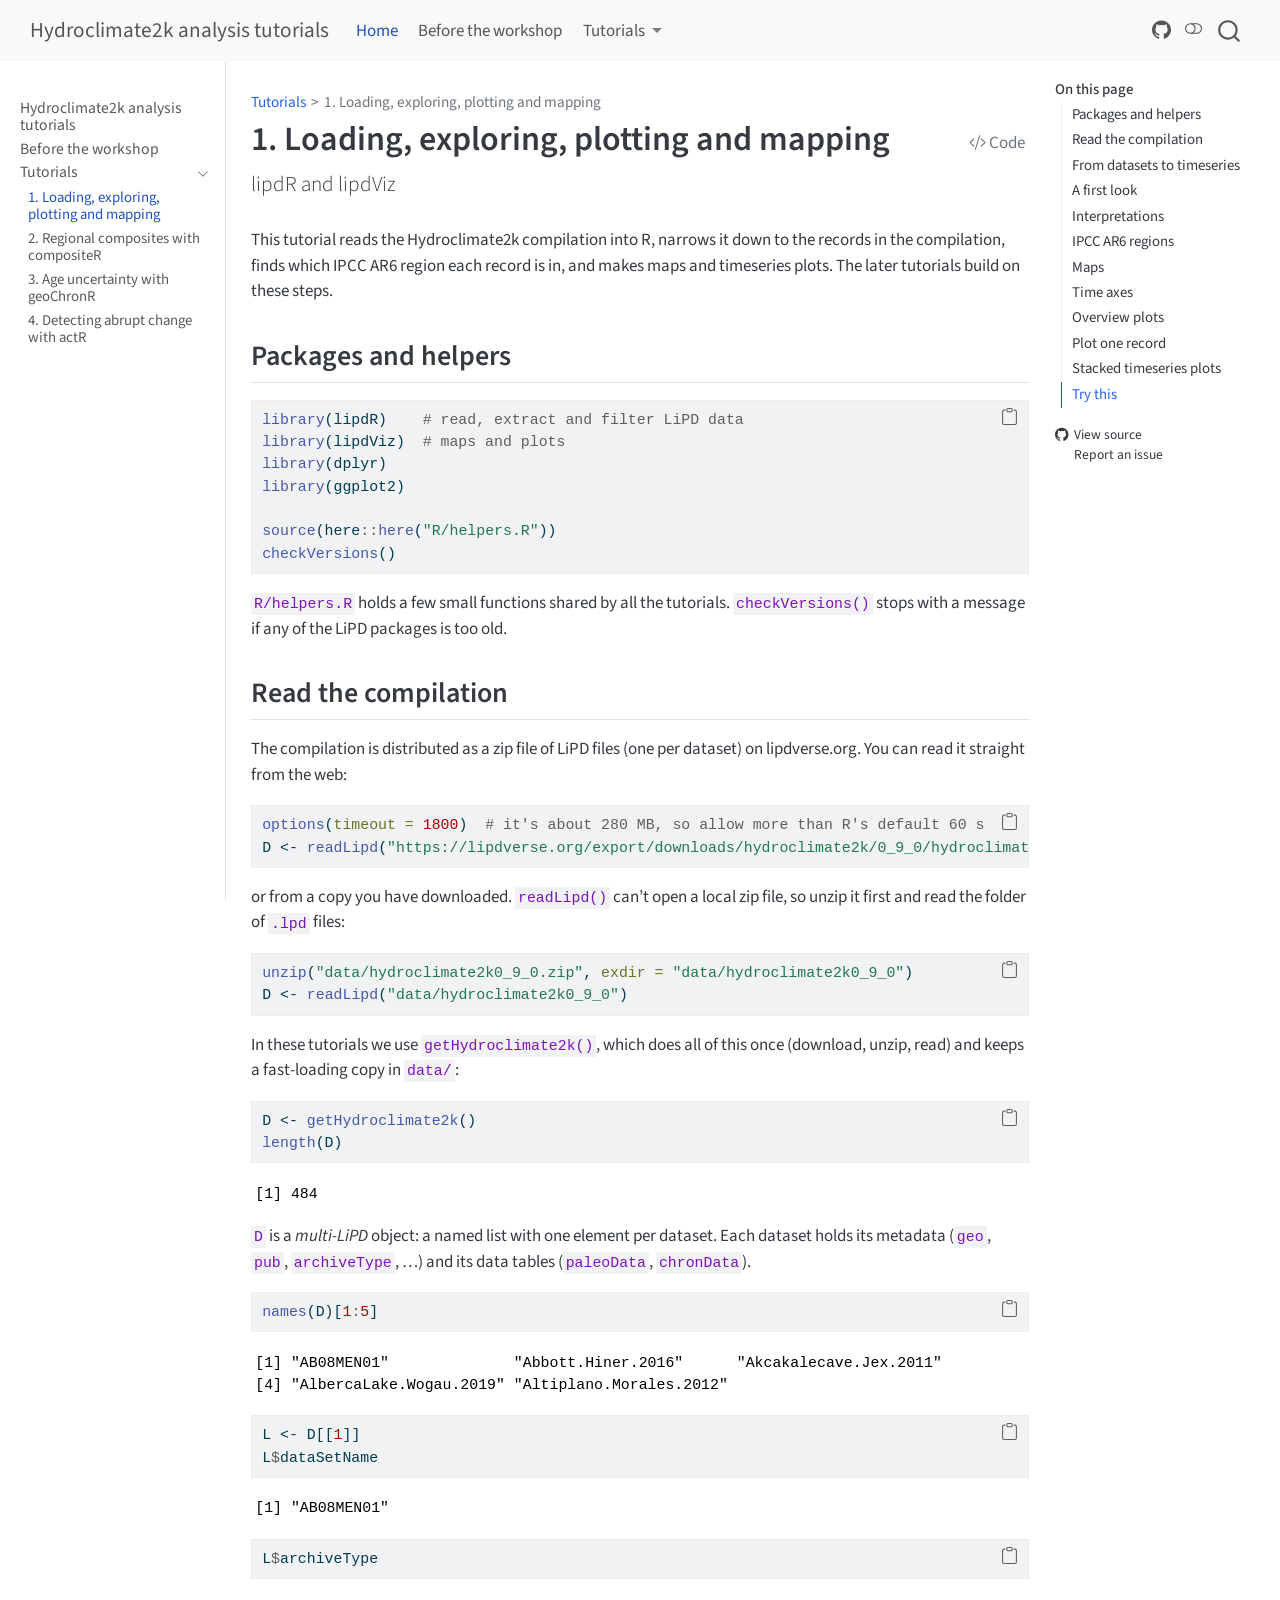
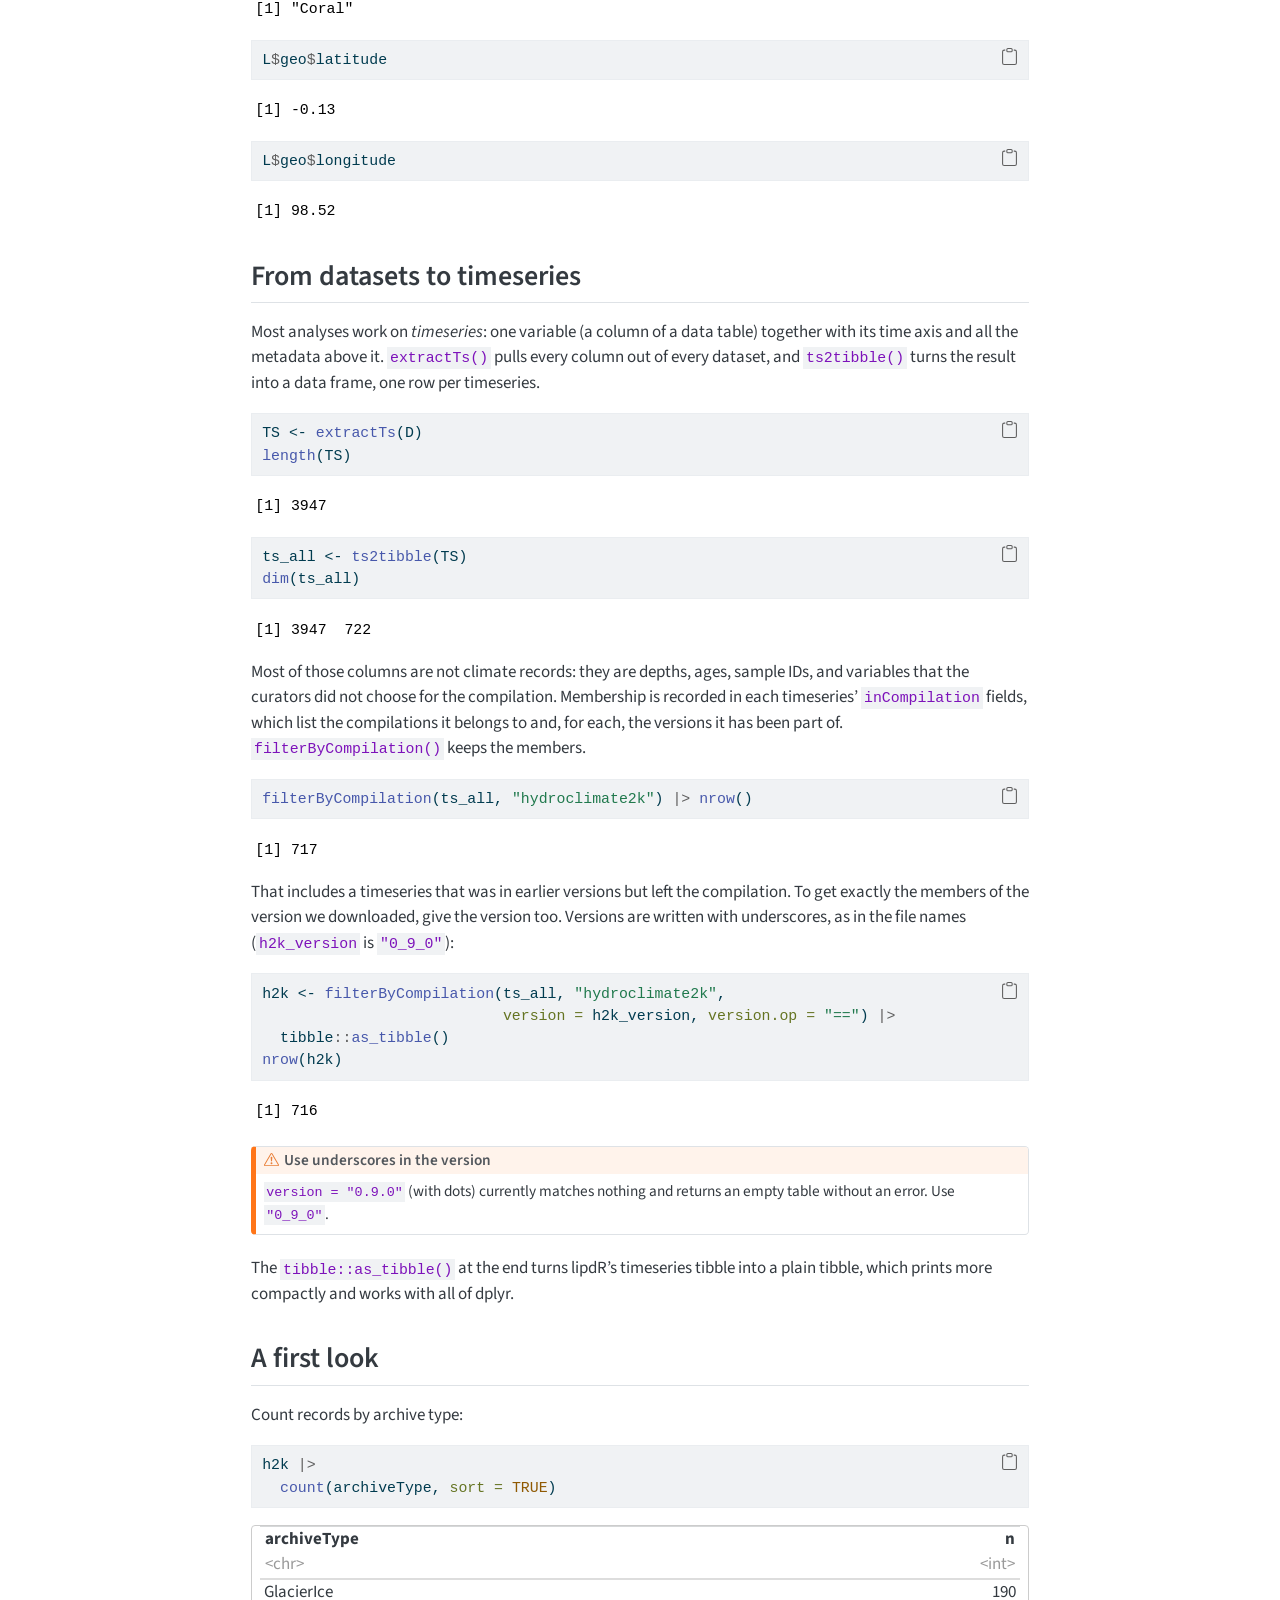
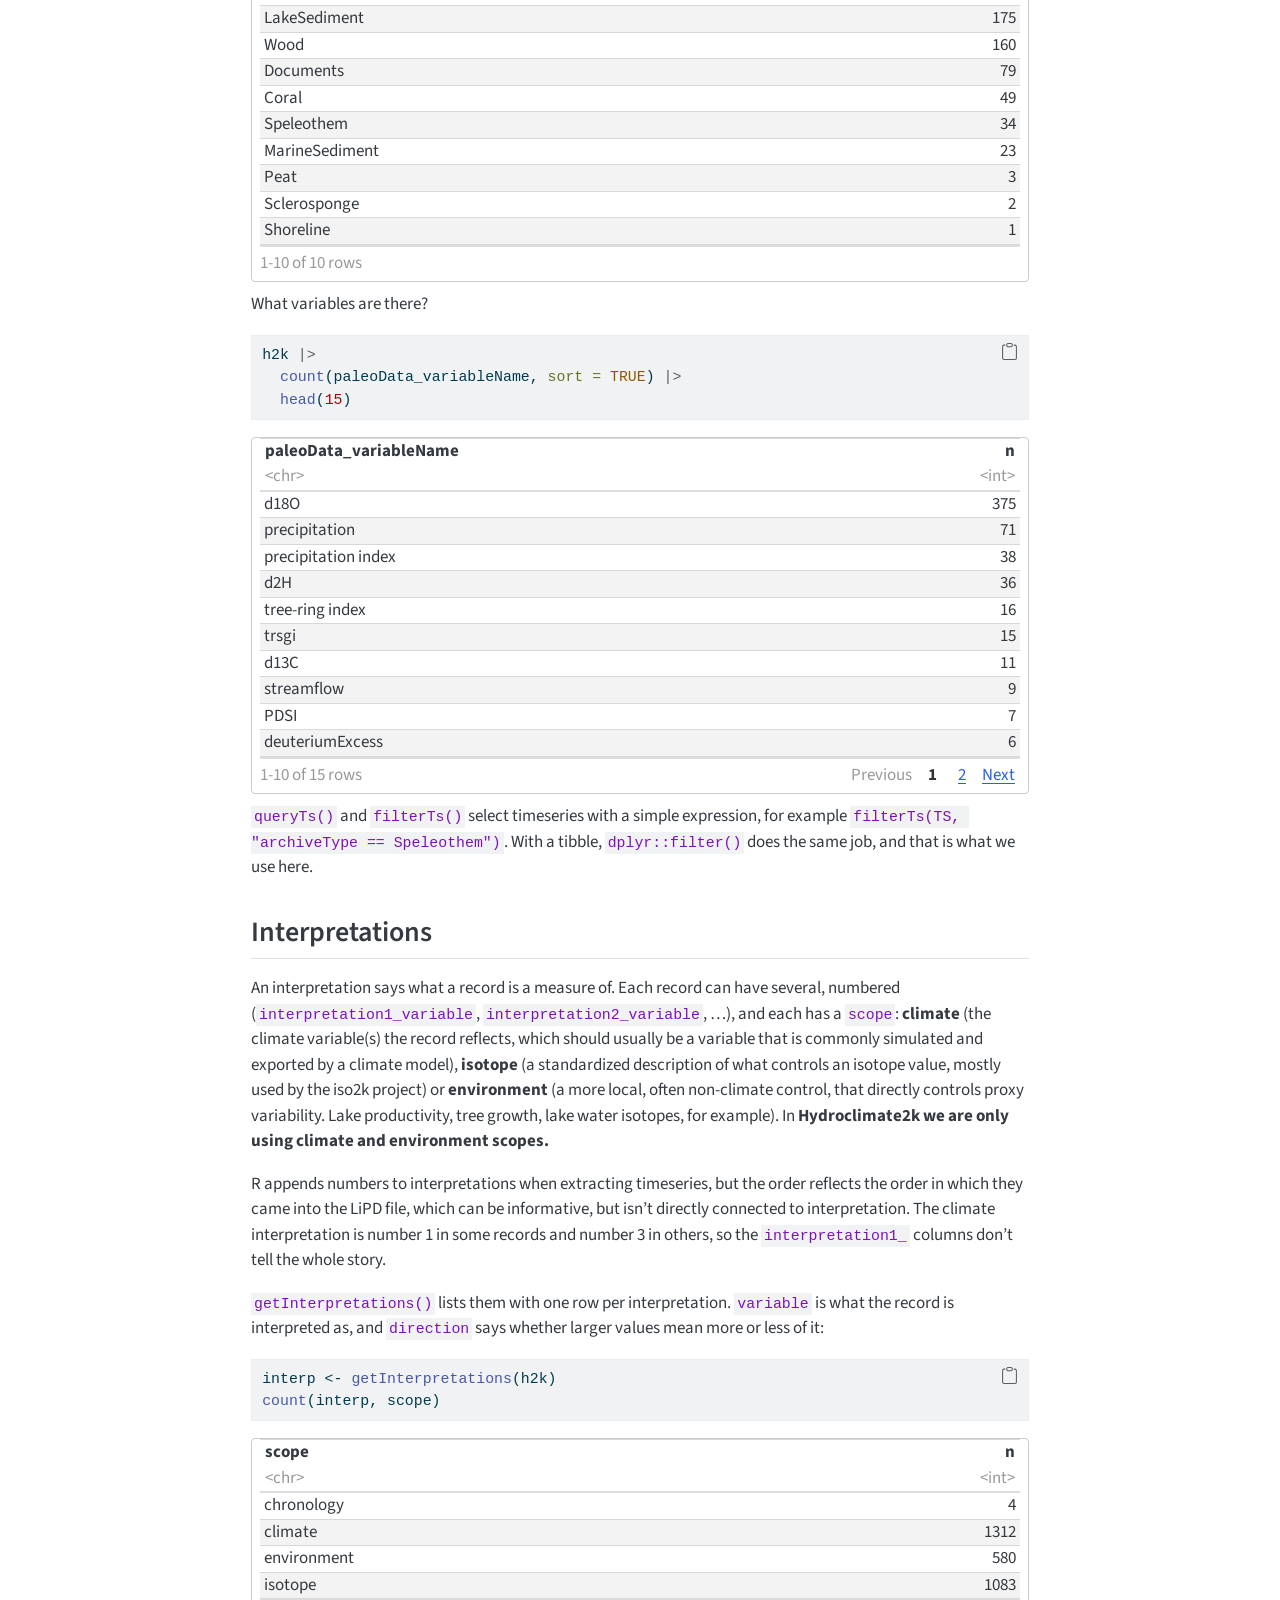
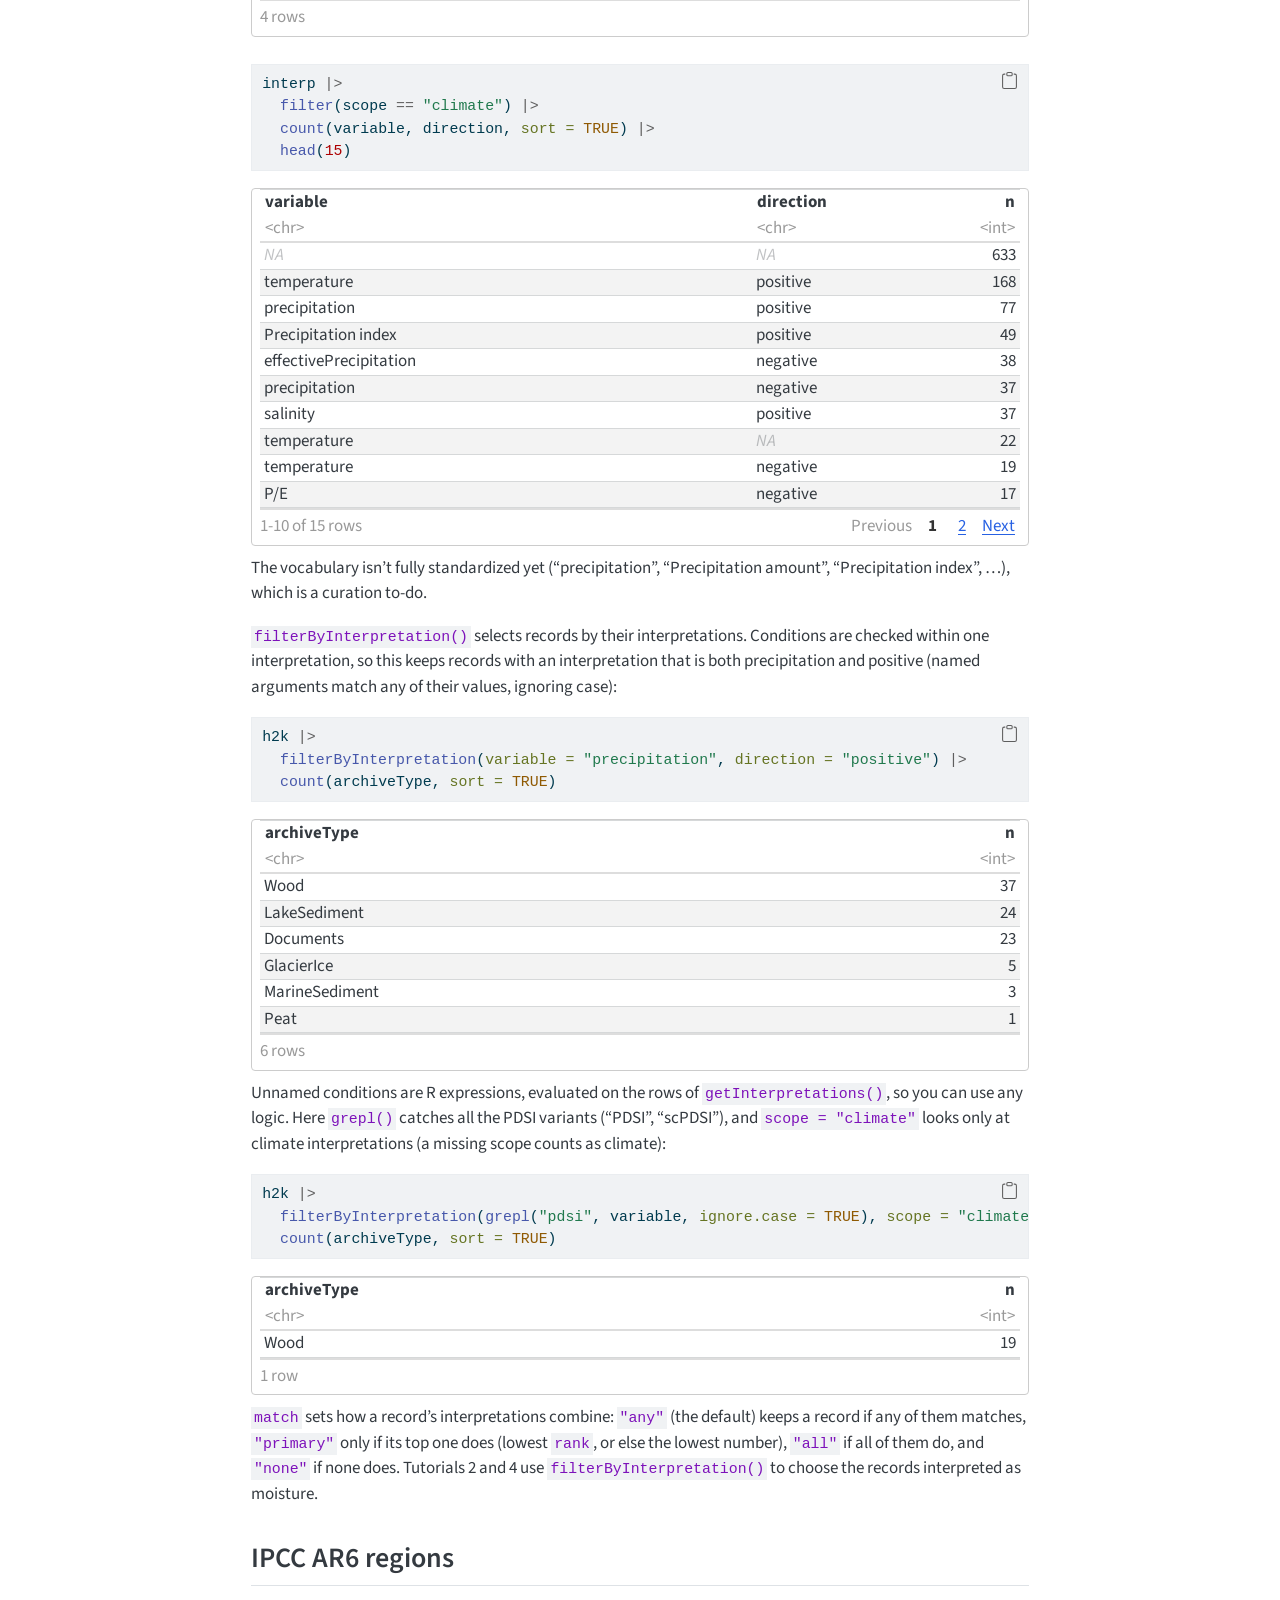
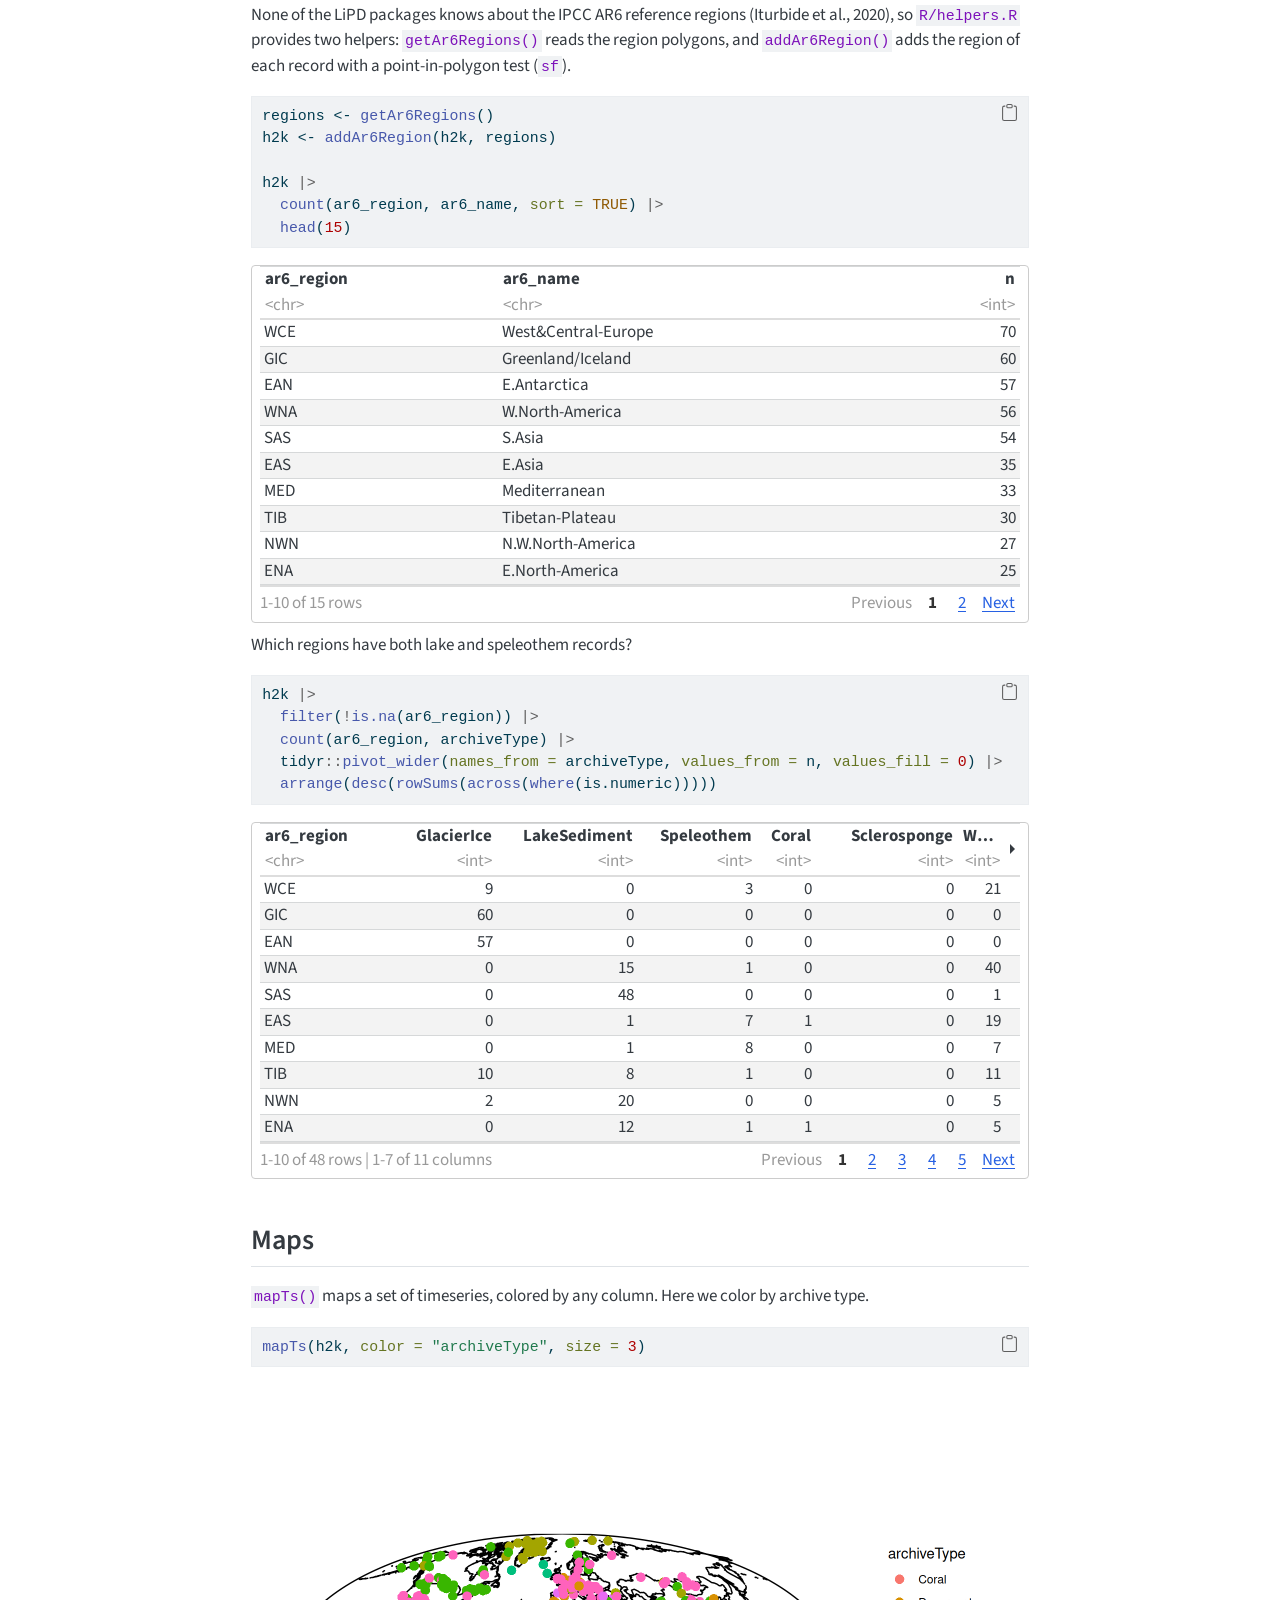
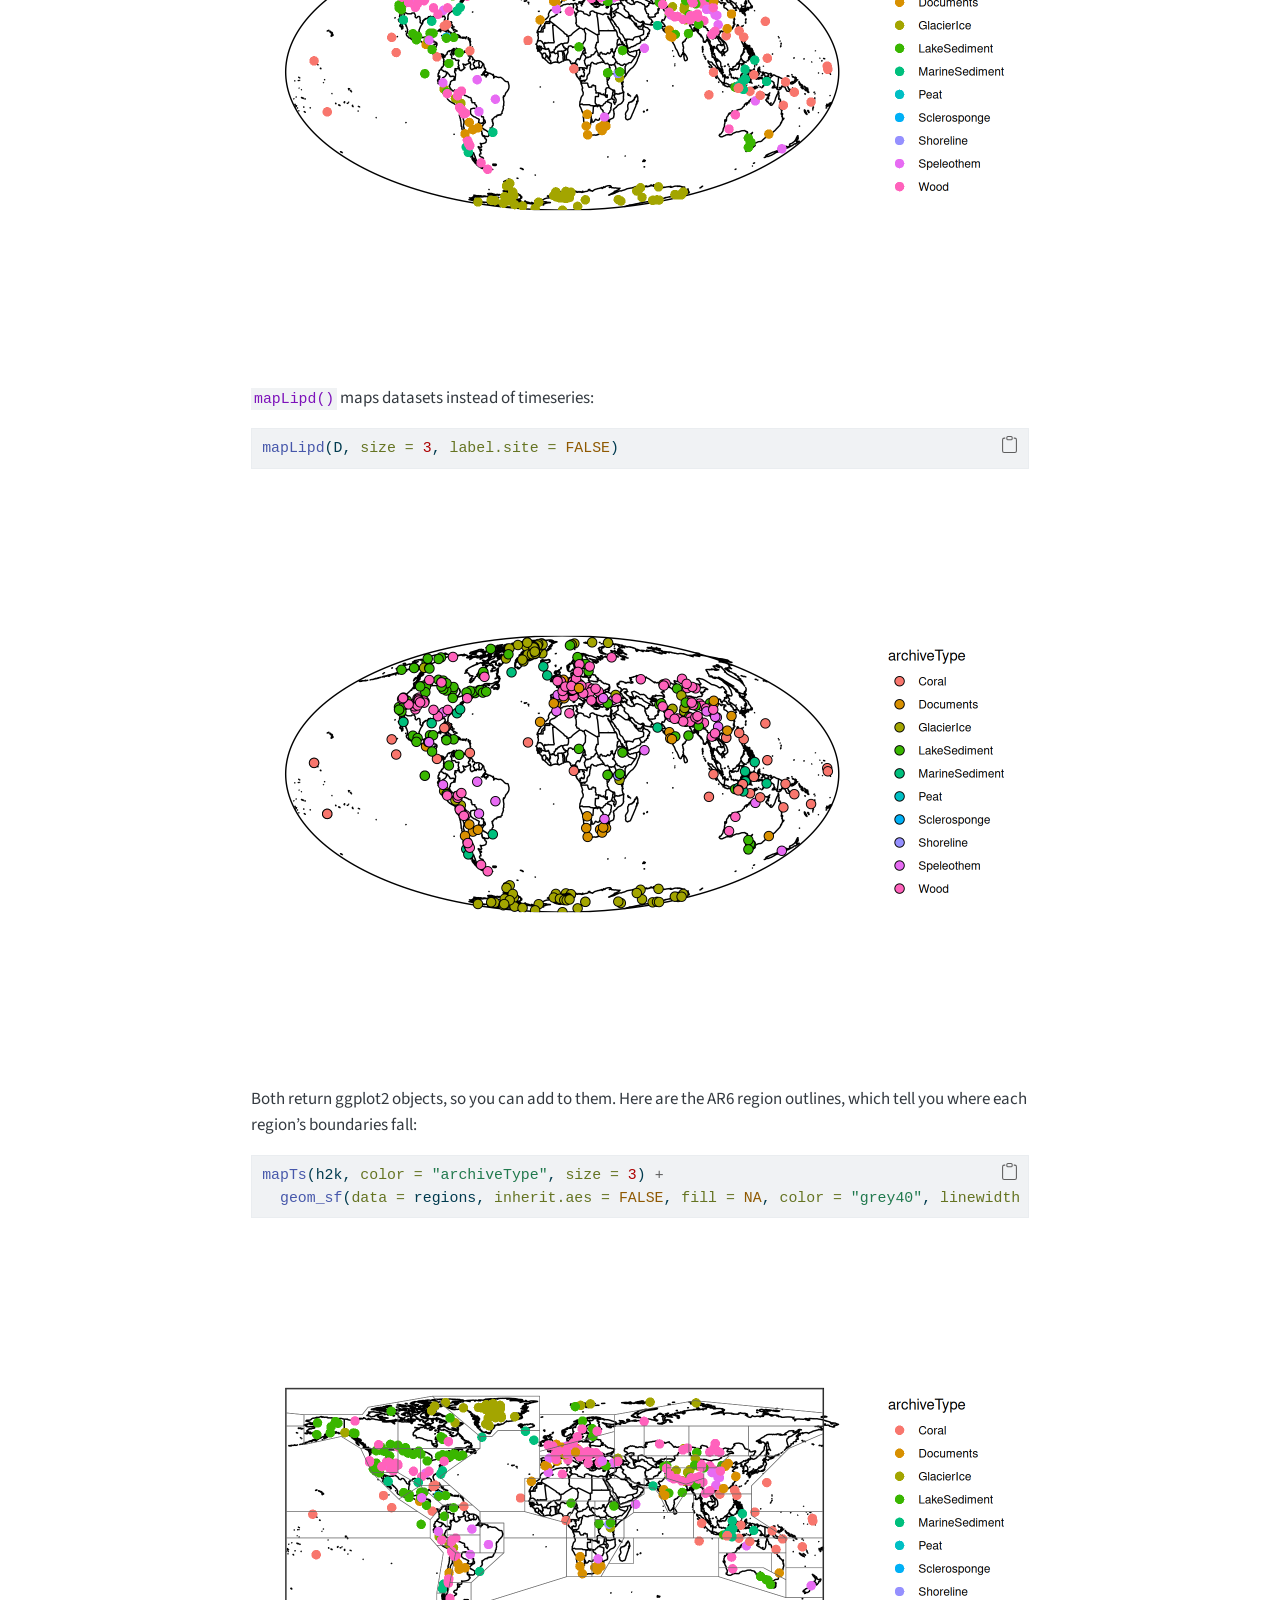
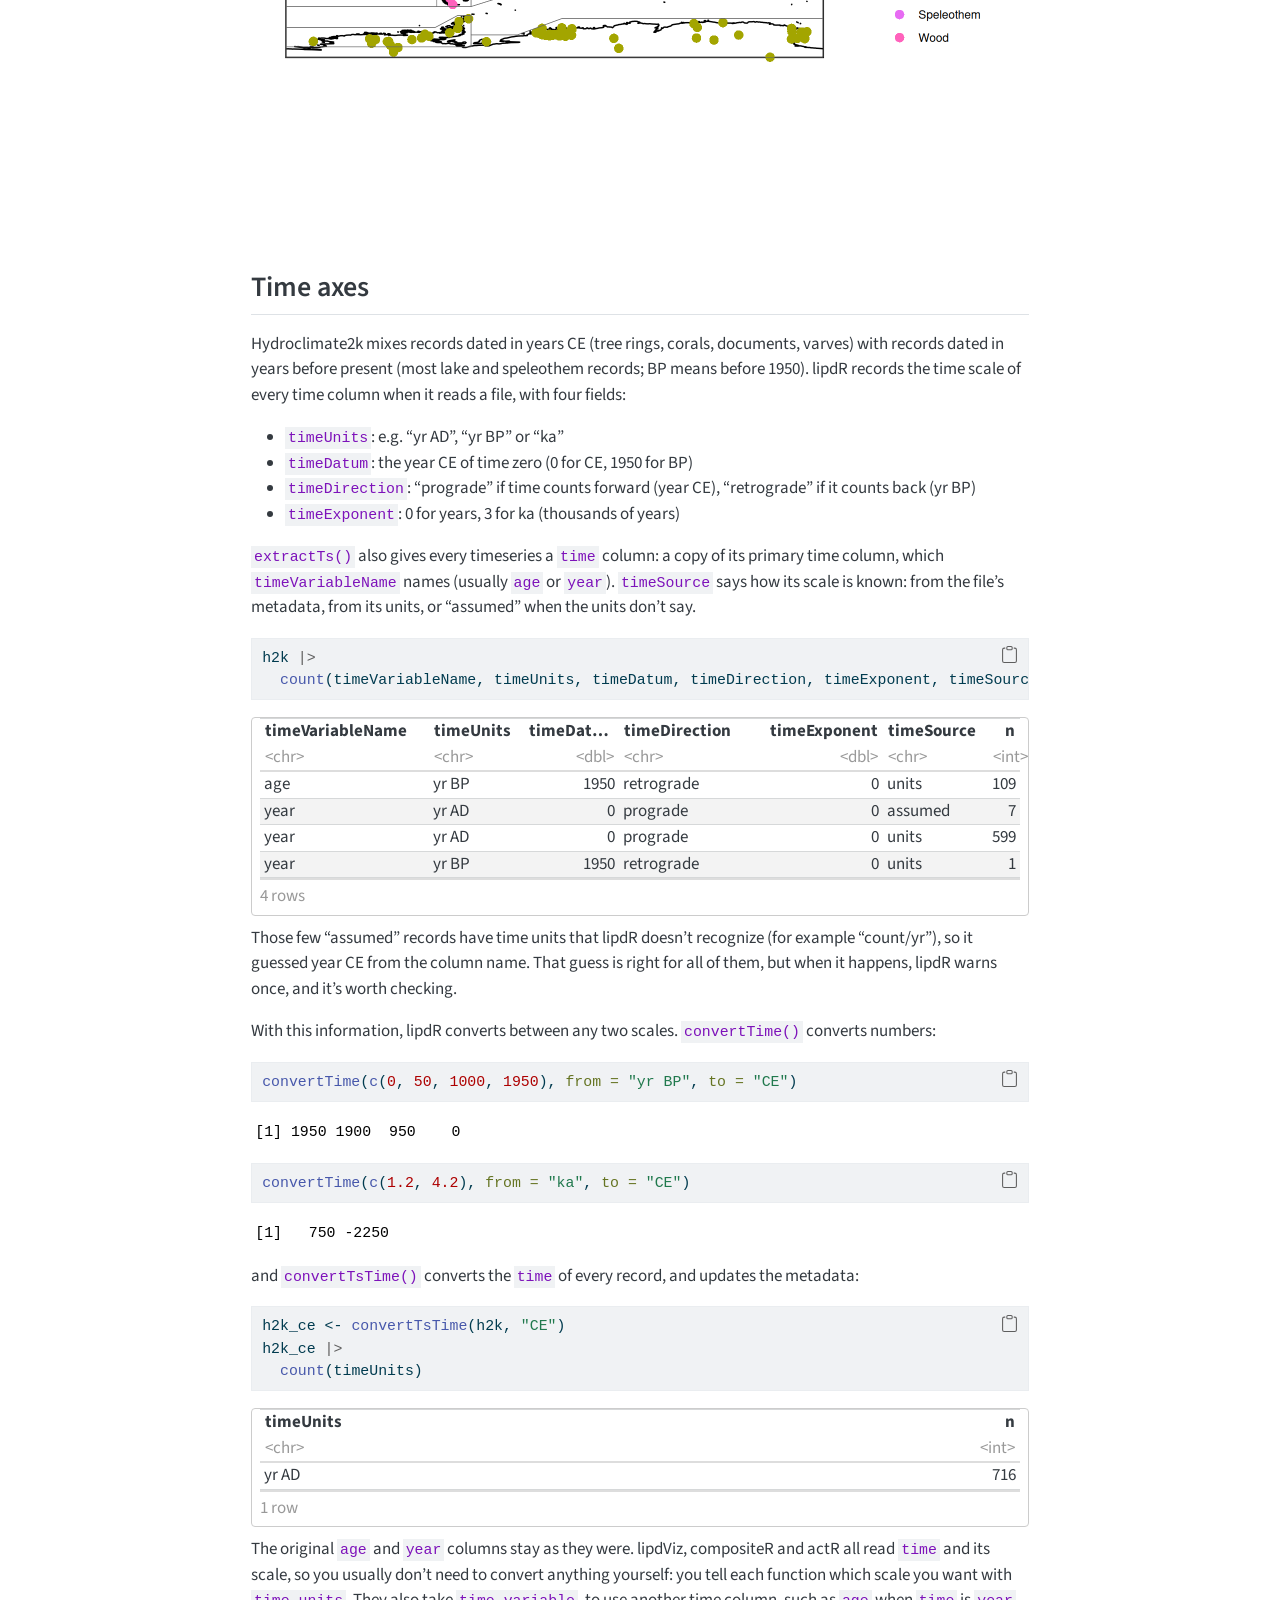
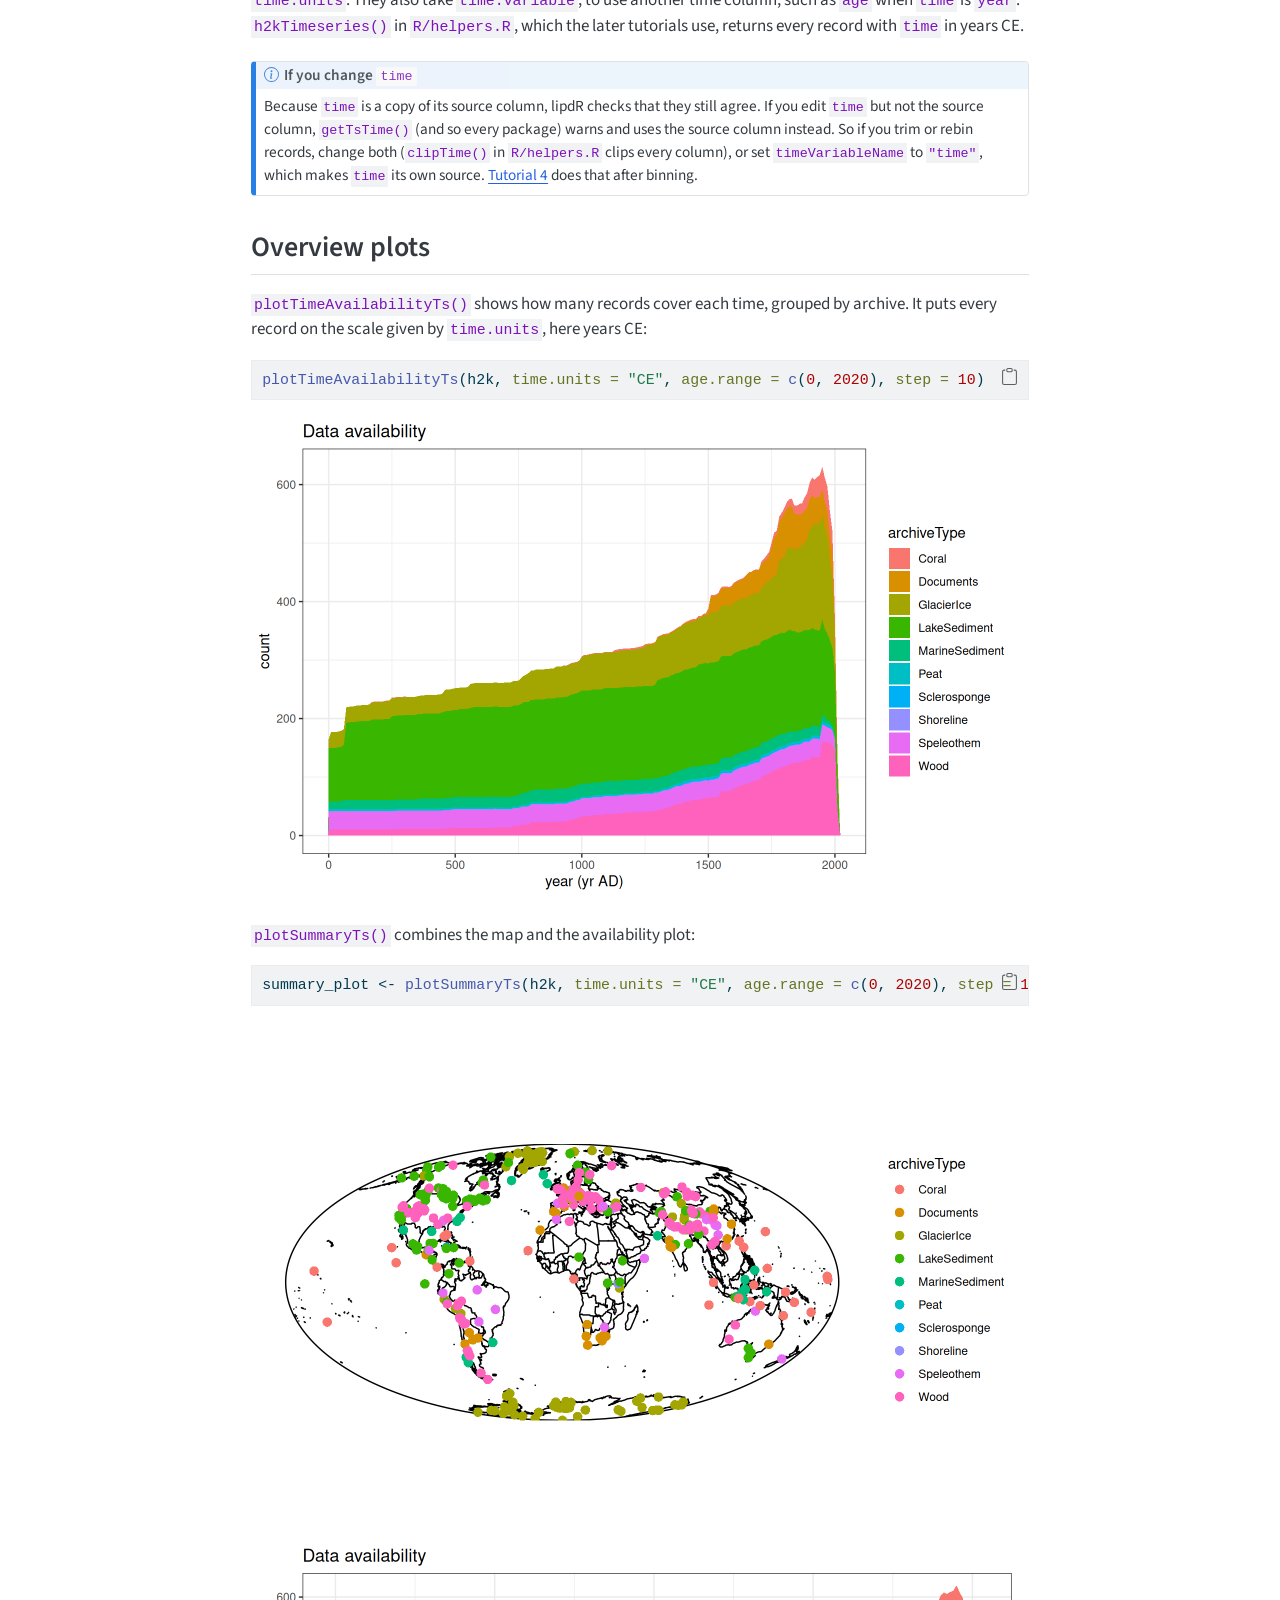
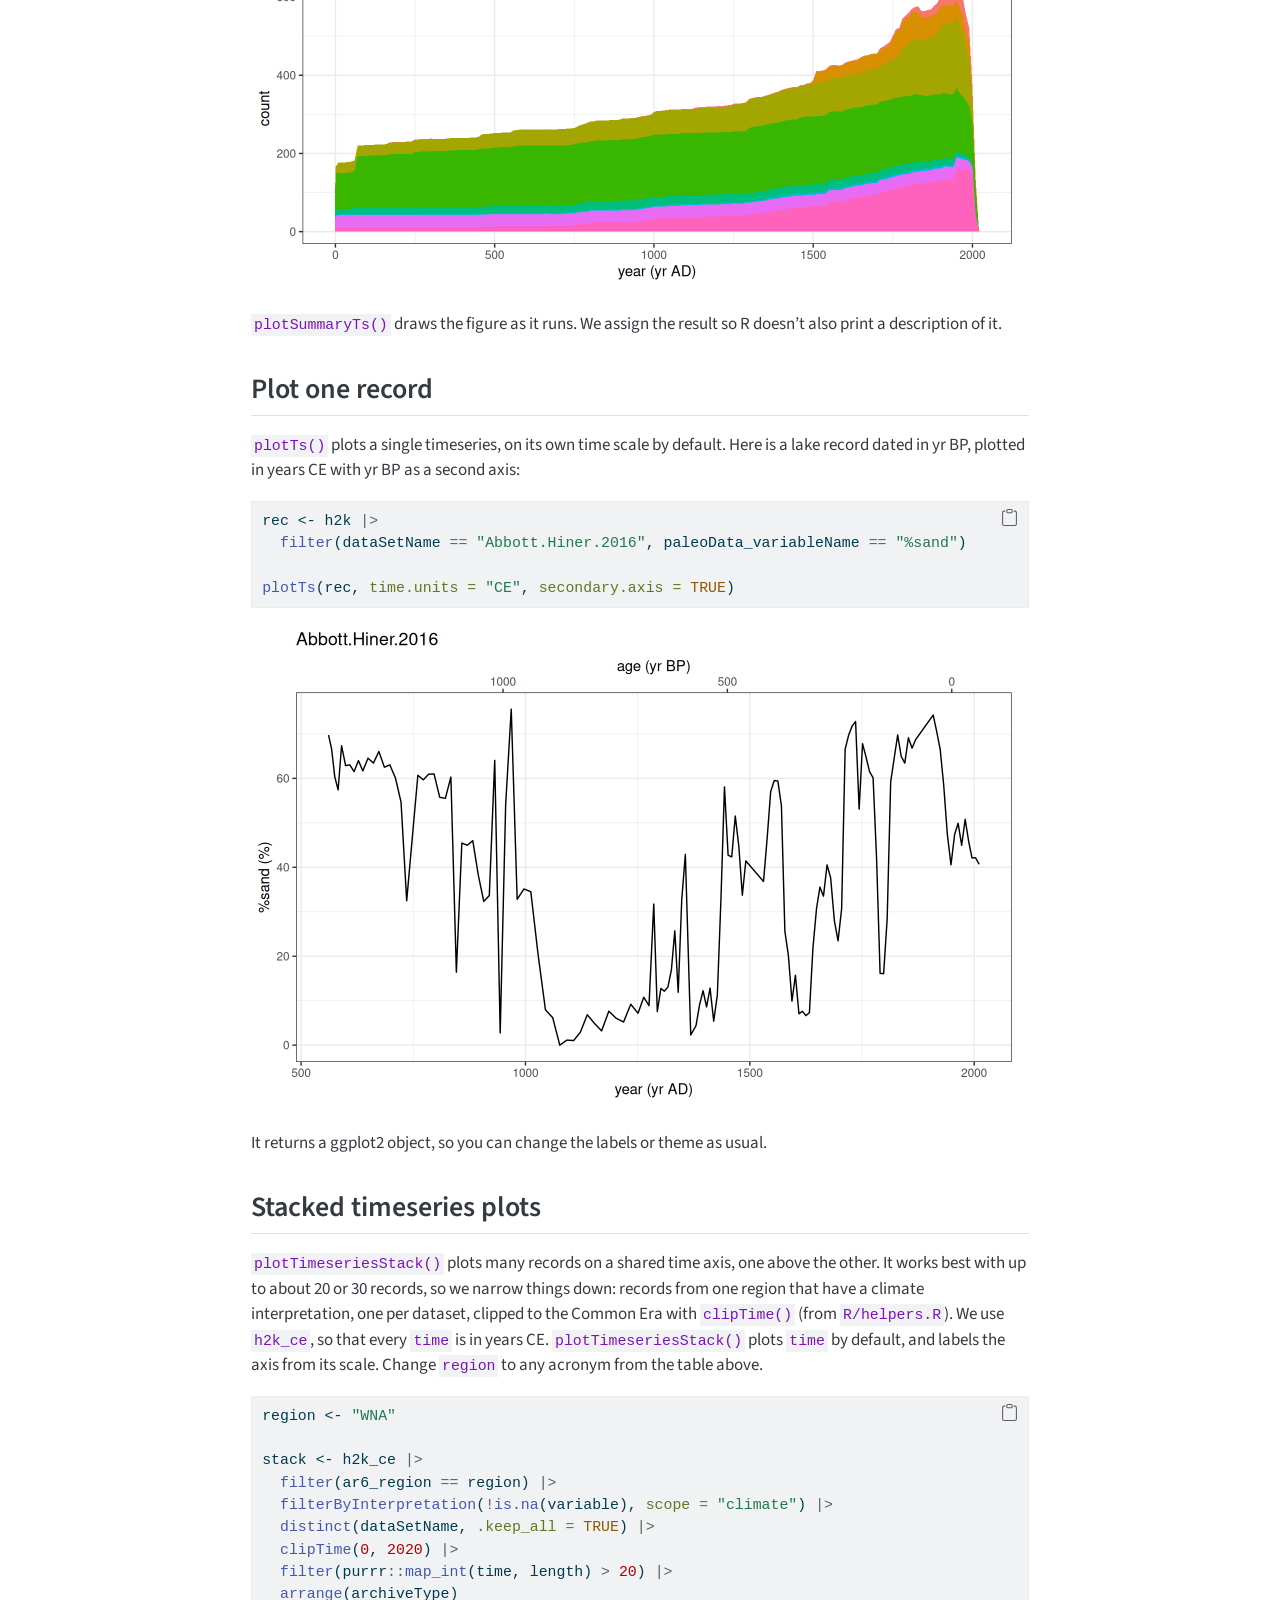
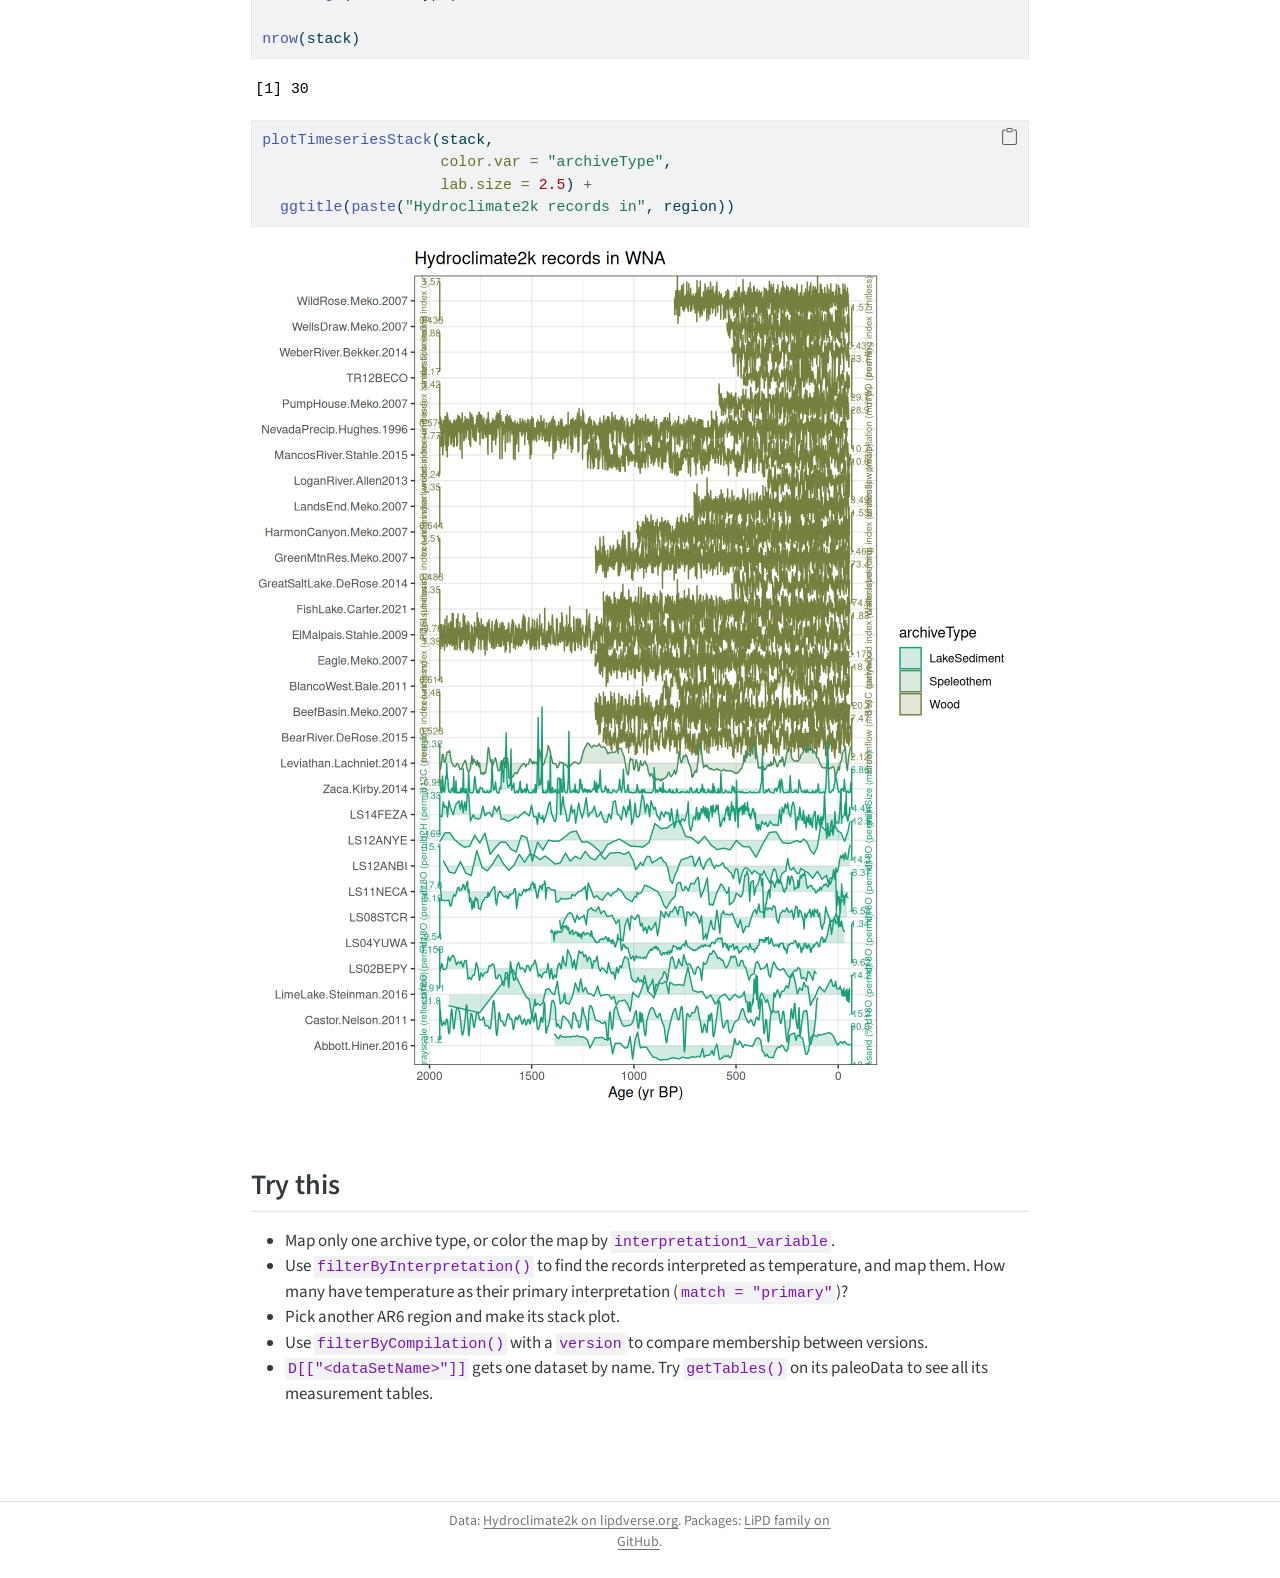
<file: tutorials/01-load-plot-map.html>
<!DOCTYPE html>
<html xmlns="http://www.w3.org/1999/xhtml" lang="en" xml:lang="en"><head>

<meta charset="utf-8">
<meta name="generator" content="quarto-1.11.9">

<meta name="viewport" content="width=device-width, initial-scale=1.0, user-scalable=yes">


<title>1. Loading, exploring, plotting and mapping – Hydroclimate2k analysis tutorials</title>
<style>
/* Default styles provided by pandoc.
** See https://pandoc.org/MANUAL.html#variables-for-html for config info.
*/
span.smallcaps{font-variant: small-caps;}
div.columns{display: flex; gap: 1.5em;}
div.column{flex: auto;}
@media screen {
div.columns{gap: min(4vw, 1.5em);}
div.column{overflow-x: auto;}
}
div.hanging-indent{margin-left: 1.5em; text-indent: -1.5em;}
ul.task-list{list-style: none;}
ul.task-list li input[type="checkbox"] {
  width: 0.8em;
  margin: 0 0.8em 0.2em -1em; /* quarto-specific, see https://github.com/quarto-dev/quarto-cli/issues/4556 */ 
  vertical-align: middle;
}
/* CSS for syntax highlighting */
html { -webkit-text-size-adjust: 100%; }
pre > code.sourceCode { white-space: pre; position: relative; }
pre > code.sourceCode > span { display: inline-block; line-height: 1.25; }
pre > code.sourceCode > span:empty { height: 1.2em; }
.sourceCode { overflow: visible; }
code.sourceCode > span { color: inherit; text-decoration: inherit; }
div.sourceCode { margin: 1em 0; }
pre.sourceCode { margin: 0; }
@media screen {
div.sourceCode { overflow: auto; }
}
@media print {
pre > code.sourceCode { white-space: pre-wrap; }
pre > code.sourceCode > span { text-indent: -5em; padding-left: 5em; }
}
pre.numberSource code
  { counter-reset: source-line 0; }
pre.numberSource code > span
  { position: relative; left: -4em; counter-increment: source-line; }
pre.numberSource code > span > a:first-child::before
  { content: counter(source-line);
    position: relative; left: -1em; text-align: right; vertical-align: baseline;
    border: none; display: inline-block;
    -webkit-touch-callout: none; -webkit-user-select: none;
    -khtml-user-select: none; -moz-user-select: none;
    -ms-user-select: none; user-select: none;
    padding: 0 4px; width: 4em;
  }
pre.numberSource { margin-left: 3em;  padding-left: 4px; }
div.sourceCode
  {   }
@media screen {
pre > code.sourceCode > span > a:first-child::before { text-decoration: underline; }
}
</style>


<script src="../site_libs/quarto-nav/quarto-nav.js"></script>
<script src="../site_libs/quarto-nav/headroom.min.js"></script>
<script src="../site_libs/clipboard/clipboard.min.js"></script>
<script src="../site_libs/quarto-search/autocomplete.umd.js"></script>
<script src="../site_libs/quarto-search/fuse.min.js"></script>
<script src="../site_libs/quarto-search/quarto-search.js"></script>
<meta name="quarto:offset" content="../">
<script src="../site_libs/quarto-html/quarto.js" type="module"></script>
<script src="../site_libs/quarto-html/tabsets/tabsets.js" type="module"></script>
<script src="../site_libs/quarto-html/scrollable-regions/scrollable-regions.js" type="module"></script>
<script src="../site_libs/quarto-html/popper.min.js"></script>
<script src="../site_libs/quarto-html/tippy.umd.min.js"></script>
<script src="../site_libs/quarto-html/anchor.min.js"></script>
<link href="../site_libs/quarto-html/tippy.css" rel="stylesheet">
<link href="../site_libs/quarto-html/quarto-syntax-highlighting-63b5708e65d6cd79cd7618c58d0c21e7.css" rel="stylesheet" class="quarto-color-scheme" id="quarto-text-highlighting-styles">
<link href="../site_libs/quarto-html/quarto-syntax-highlighting-dark-447e42e69aaa9833c0ba1b986f430b20.css" rel="stylesheet" class="quarto-color-scheme quarto-color-alternate" id="quarto-text-highlighting-styles">
<link href="../site_libs/quarto-html/quarto-syntax-highlighting-63b5708e65d6cd79cd7618c58d0c21e7.css" rel="stylesheet" class="quarto-color-scheme-extra" id="quarto-text-highlighting-styles">
<script src="../site_libs/bootstrap/bootstrap.min.js"></script>
<link href="../site_libs/bootstrap/bootstrap-icons.css" rel="stylesheet">
<link href="../site_libs/bootstrap/bootstrap-cd40264fafe0011b83db7b1371143c7b.min.css" rel="stylesheet" append-hash="true" class="quarto-color-scheme" id="quarto-bootstrap" data-mode="light">
<link href="../site_libs/bootstrap/bootstrap-dark-d98883ac312bea4e32263ada7713f865.min.css" rel="stylesheet" append-hash="true" class="quarto-color-scheme quarto-color-alternate" id="quarto-bootstrap" data-mode="dark">
<link href="../site_libs/bootstrap/bootstrap-cd40264fafe0011b83db7b1371143c7b.min.css" rel="stylesheet" append-hash="true" class="quarto-color-scheme-extra" id="quarto-bootstrap" data-mode="light">
<script id="quarto-search-options" type="application/json">{
  "location": "navbar",
  "copy-button": false,
  "collapse-after": 3,
  "panel-placement": "end",
  "type": "overlay",
  "limit": 50,
  "keyboard-shortcut": [
    "f",
    "/",
    "s"
  ],
  "show-item-context": false,
  "language": {
    "search-no-results-text": "No results",
    "search-matching-documents-text": "matching documents",
    "search-copy-link-title": "Copy link to search",
    "search-hide-matches-text": "Hide additional matches",
    "search-more-match-text": "more match in this document",
    "search-more-matches-text": "more matches in this document",
    "search-clear-button-title": "Clear",
    "search-text-placeholder": "",
    "search-detached-cancel-button-title": "Cancel",
    "search-submit-button-title": "Submit",
    "search-label": "Search"
  }
}</script>
<link href="../site_libs/pagedtable-1.1/css/pagedtable.css" rel="stylesheet">
<script src="../site_libs/pagedtable-1.1/js/pagedtable.js"></script>


</head>

<body class="nav-sidebar docked nav-fixed quarto-light"><a id="quarto-skip-link" class="visually-hidden-focusable" href="#quarto-document-content">Skip to main content</a><script id="quarto-html-before-body" type="application/javascript">
    const toggleBodyColorMode = (bsSheetEl) => {
      const mode = bsSheetEl.getAttribute("data-mode");
      const bodyEl = window.document.querySelector("body");
      if (mode === "dark") {
        bodyEl.classList.add("quarto-dark");
        bodyEl.classList.remove("quarto-light");
      } else {
        bodyEl.classList.add("quarto-light");
        bodyEl.classList.remove("quarto-dark");
      }
    }
    const toggleBodyColorPrimary = () => {
      const bsSheetEl = window.document.querySelector("link#quarto-bootstrap:not([rel=disabled-stylesheet])");
      if (bsSheetEl) {
        toggleBodyColorMode(bsSheetEl);
      }
    }
    const setColorSchemeToggle = (alternate) => {
      const toggles = window.document.querySelectorAll('.quarto-color-scheme-toggle');
      for (let i=0; i < toggles.length; i++) {
        const toggle = toggles[i];
        if (toggle) {
          toggle.setAttribute("aria-checked", alternate ? "true" : "false");
          if (alternate) {
            toggle.classList.add("alternate");
          } else {
            toggle.classList.remove("alternate");
          }
        }
      }
    };
    const toggleColorMode = (alternate) => {
      // Switch the stylesheets
      const primaryStylesheets = window.document.querySelectorAll('link.quarto-color-scheme:not(.quarto-color-alternate)');
      const alternateStylesheets = window.document.querySelectorAll('link.quarto-color-scheme.quarto-color-alternate');
      manageTransitions('#quarto-margin-sidebar .nav-link', false);
      if (alternate) {
        // note: dark is layered on light, we don't disable primary!
        enableStylesheet(alternateStylesheets);
        for (const sheetNode of alternateStylesheets) {
          if (sheetNode.id === "quarto-bootstrap") {
            toggleBodyColorMode(sheetNode);
          }
        }
      } else {
        disableStylesheet(alternateStylesheets);
        enableStylesheet(primaryStylesheets)
        toggleBodyColorPrimary();
      }
      manageTransitions('#quarto-margin-sidebar .nav-link', true);
      // Switch the toggles
      setColorSchemeToggle(alternate)
    }
    // Hack to workaround the fact that safari doesn't
    // properly recolor the scrollbar when toggling (#1455).
    // Not run on load: stylesheets are set before first paint there, and
    // scrolling would undo the scroll to a URL fragment (#14973).
    // The one pixel nudge keeps the reader where they were.
    const refreshSafariScrollbar = () => {
      if (navigator.userAgent.indexOf('Safari') > 0 && navigator.userAgent.indexOf('Chrome') == -1) {
        manageTransitions("body", false);
        const scrollY = window.scrollY;
        window.scrollTo(0, scrollY > 0 ? scrollY - 1 : 1);
        setTimeout(() => {
          window.scrollTo(0, scrollY);
          manageTransitions("body", true);
        }, 40);
      }
    }
    const disableStylesheet = (stylesheets) => {
      for (let i=0; i < stylesheets.length; i++) {
        const stylesheet = stylesheets[i];
        stylesheet.rel = 'disabled-stylesheet';
      }
    }
    const enableStylesheet = (stylesheets) => {
      for (let i=0; i < stylesheets.length; i++) {
        const stylesheet = stylesheets[i];
        if(stylesheet.rel !== 'stylesheet') { // for Chrome, which will still FOUC without this check
          stylesheet.rel = 'stylesheet';
        }
      }
    }
    const manageTransitions = (selector, allowTransitions) => {
      const els = window.document.querySelectorAll(selector);
      for (let i=0; i < els.length; i++) {
        const el = els[i];
        if (allowTransitions) {
          el.classList.remove('notransition');
        } else {
          el.classList.add('notransition');
        }
      }
    }
    const isFileUrl = () => {
      return window.location.protocol === 'file:';
    }
    const hasAlternateSentinel = () => {
      let styleSentinel = getColorSchemeSentinel();
      if (styleSentinel !== null) {
        return styleSentinel === "alternate";
      } else {
        return false;
      }
    }
    const setStyleSentinel = (alternate) => {
      const value = alternate ? "alternate" : "default";
      if (!isFileUrl()) {
        window.localStorage.setItem("quarto-color-scheme", value);
      } else {
        localAlternateSentinel = value;
      }
    }
    const getColorSchemeSentinel = () => {
      if (!isFileUrl()) {
        const storageValue = window.localStorage.getItem("quarto-color-scheme");
        return storageValue != null ? storageValue : localAlternateSentinel;
      } else {
        return localAlternateSentinel;
      }
    }
    const toggleGiscusIfUsed = (isAlternate, darkModeDefault) => {
      const baseTheme = document.querySelector('#giscus-base-theme')?.value ?? 'light';
      const alternateTheme = document.querySelector('#giscus-alt-theme')?.value ?? 'dark';
      let newTheme = '';
      if(authorPrefersDark) {
        newTheme = isAlternate ? baseTheme : alternateTheme;
      } else {
        newTheme = isAlternate ? alternateTheme : baseTheme;
      }
      const changeGiscusTheme = () => {
        // From: https://github.com/giscus/giscus/issues/336
        const sendMessage = (message) => {
          const iframe = document.querySelector('iframe.giscus-frame');
          if (!iframe) return;
          iframe.contentWindow.postMessage({ giscus: message }, 'https://giscus.app');
        }
        sendMessage({
          setConfig: {
            theme: newTheme
          }
        });
      }
      const isGiscussLoaded = window.document.querySelector('iframe.giscus-frame') !== null;
      if (isGiscussLoaded) {
        changeGiscusTheme();
      }
    };
    const authorPrefersDark = false;
    const darkModeDefault = authorPrefersDark;
      document.querySelector('link#quarto-text-highlighting-styles.quarto-color-scheme-extra').rel = 'disabled-stylesheet';
      document.querySelector('link#quarto-bootstrap.quarto-color-scheme-extra').rel = 'disabled-stylesheet';
    let localAlternateSentinel = darkModeDefault ? 'alternate' : 'default';
    // Dark / light mode switch
    window.quartoToggleColorScheme = () => {
      // Read the current dark / light value
      let toAlternate = !hasAlternateSentinel();
      toggleColorMode(toAlternate);
      refreshSafariScrollbar();
      setStyleSentinel(toAlternate);
      toggleGiscusIfUsed(toAlternate, darkModeDefault);
      window.dispatchEvent(new Event('resize'));
    };
    // Switch to dark mode if need be
    if (hasAlternateSentinel()) {
      toggleColorMode(true);
    } else {
      toggleColorMode(false);
    }
  </script>

<div id="quarto-search-results"></div>
  <header id="quarto-header" class="headroom fixed-top">
    <nav class="navbar navbar-expand-lg " data-bs-theme="dark" aria-label="Site">
      <div class="navbar-container container-fluid">
      <div class="navbar-brand-container mx-auto">
    <a class="navbar-brand" href="../index.html">
    <span class="navbar-title">Hydroclimate2k analysis tutorials</span>
    </a>
  </div>
          <button class="navbar-toggler" type="button" data-bs-toggle="collapse" data-bs-target="#navbarCollapse" aria-controls="navbarCollapse" aria-expanded="false" aria-label="Toggle navigation" onclick="if (window.quartoToggleHeadroom) { window.quartoToggleHeadroom(); }">
  <span class="navbar-toggler-icon"></span>
</button>
          <div class="collapse navbar-collapse" id="navbarCollapse">
            <ul class="navbar-nav navbar-nav-scroll me-auto">
  <li class="nav-item">
    <a class="nav-link active" href="../index.html" aria-current="page"> 
<span class="menu-text">Home</span></a>
  </li>  
  <li class="nav-item">
    <a class="nav-link" href="../setup.html"> 
<span class="menu-text">Before the workshop</span></a>
  </li>  
  <li class="nav-item dropdown ">
    <a class="nav-link dropdown-toggle" href="#" id="nav-menu-tutorials" role="link" data-bs-toggle="dropdown" aria-expanded="false">
 <span class="menu-text">Tutorials</span>
    </a>
    <ul class="dropdown-menu" aria-labelledby="nav-menu-tutorials">    
        <li>
    <a class="dropdown-item" href="../tutorials/01-load-plot-map.html">
 <span class="dropdown-text">1. Loading, exploring, plotting and mapping</span></a>
  </li>  
        <li>
    <a class="dropdown-item" href="../tutorials/02-compositeR.html">
 <span class="dropdown-text">2. Regional composites with compositeR</span></a>
  </li>  
        <li>
    <a class="dropdown-item" href="../tutorials/03-geoChronR.html">
 <span class="dropdown-text">3. Age uncertainty with geoChronR</span></a>
  </li>  
        <li>
    <a class="dropdown-item" href="../tutorials/04-actR.html">
 <span class="dropdown-text">4. Detecting abrupt change with actR</span></a>
  </li>  
    </ul>
  </li>
</ul>
            <ul class="navbar-nav navbar-nav-scroll ms-auto">
  <li class="nav-item compact">
    <a class="nav-link" href="https://github.com/nickmckay/hydroclimate2k-analysis-tutorials"> <i class="bi bi-github" role="img">
</i> 
<span class="menu-text"></span></a>
  </li>  
</ul>
          </div> <!-- /navcollapse -->
            <div class="quarto-navbar-tools">
  <button type="button" role="switch" aria-checked="false" class="quarto-color-scheme-toggle quarto-navigation-tool  px-1" onclick="window.quartoToggleColorScheme(); return false;" title="Toggle dark mode" aria-label="Toggle dark mode"><i class="bi"></i></button>
</div>
            <div id="quarto-search" class="" title="Search"></div>
      </div> <!-- /container-fluid -->
    </nav>
  <nav class="quarto-secondary-nav" aria-label="Toolbar">
    <div class="container-fluid d-flex">
      <button type="button" class="quarto-btn-toggle btn" data-bs-toggle="collapse" role="button" data-bs-target=".quarto-sidebar-collapse-item" aria-controls="quarto-sidebar" aria-expanded="false" aria-label="Toggle sidebar navigation" onclick="if (window.quartoToggleHeadroom) { window.quartoToggleHeadroom(); }">
        <i class="bi bi-layout-text-sidebar-reverse"></i>
      </button>
        <nav class="quarto-page-breadcrumbs" aria-label="Breadcrumbs"><ol class="breadcrumb"><li class="breadcrumb-item"><a href="../tutorials/01-load-plot-map.html">Tutorials</a></li><li class="breadcrumb-item"><a href="../tutorials/01-load-plot-map.html">1. Loading, exploring, plotting and mapping</a></li></ol></nav>
        <a class="flex-grow-1" data-bs-toggle="collapse" data-bs-target=".quarto-sidebar-collapse-item" onclick="if (window.quartoToggleHeadroom) { window.quartoToggleHeadroom(); }">      
        </a>
    </div>
  </nav>
</header>
<!-- content -->
<div id="quarto-content" class="quarto-container page-columns page-rows-contents page-layout-article page-navbar">
<!-- sidebar -->
  <nav id="quarto-sidebar" class="sidebar collapse collapse-horizontal quarto-sidebar-collapse-item sidebar-navigation docked overflow-auto" aria-label="Section">
    <div class="sidebar-menu-container"> 
    <ul class="list-unstyled mt-1">
        <li class="sidebar-item">
  <div class="sidebar-item-container"> 
  <a href="../index.html" class="sidebar-item-text sidebar-link">
 <span class="menu-text">Hydroclimate2k analysis tutorials</span></a>
  </div>
</li>
        <li class="sidebar-item">
  <div class="sidebar-item-container"> 
  <a href="../setup.html" class="sidebar-item-text sidebar-link">
 <span class="menu-text">Before the workshop</span></a>
  </div>
</li>
        <li class="sidebar-item sidebar-item-section">
      <div class="sidebar-item-container"> 
            <button type="button" class="sidebar-item-text sidebar-item-toggle sidebar-link text-start" data-bs-toggle="collapse" data-bs-target="#quarto-sidebar-section-1" aria-controls="quarto-sidebar-section-1" aria-expanded="true">
 <span class="menu-text" id="quarto-sidebar-section-1-label">Tutorials</span><i class="bi bi-chevron-right" aria-hidden="true"></i></button>
      </div>
      <ul id="quarto-sidebar-section-1" aria-labelledby="quarto-sidebar-section-1-label" class="collapse list-unstyled sidebar-section depth1 show">  
          <li class="sidebar-item">
  <div class="sidebar-item-container"> 
  <a href="../tutorials/01-load-plot-map.html" class="sidebar-item-text sidebar-link active">
 <span class="menu-text">1. Loading, exploring, plotting and mapping</span></a>
  </div>
</li>
          <li class="sidebar-item">
  <div class="sidebar-item-container"> 
  <a href="../tutorials/02-compositeR.html" class="sidebar-item-text sidebar-link">
 <span class="menu-text">2. Regional composites with compositeR</span></a>
  </div>
</li>
          <li class="sidebar-item">
  <div class="sidebar-item-container"> 
  <a href="../tutorials/03-geoChronR.html" class="sidebar-item-text sidebar-link">
 <span class="menu-text">3. Age uncertainty with geoChronR</span></a>
  </div>
</li>
          <li class="sidebar-item">
  <div class="sidebar-item-container"> 
  <a href="../tutorials/04-actR.html" class="sidebar-item-text sidebar-link">
 <span class="menu-text">4. Detecting abrupt change with actR</span></a>
  </div>
</li>
      </ul>
  </li>
    </ul>
    </div>
</nav>
<div id="quarto-sidebar-glass" class="quarto-sidebar-collapse-item" data-bs-toggle="collapse" data-bs-target=".quarto-sidebar-collapse-item"></div>
<!-- margin-sidebar -->
    <div id="quarto-margin-sidebar" class="sidebar margin-sidebar">
        <nav id="TOC" role="doc-toc" aria-labelledby="toc-title" class="toc-active">
    <h2 id="toc-title">On this page</h2>
   
  <ul>
  <li><a href="#packages-and-helpers" id="toc-packages-and-helpers" class="nav-link active" data-scroll-target="#packages-and-helpers">Packages and helpers</a></li>
  <li><a href="#read-the-compilation" id="toc-read-the-compilation" class="nav-link" data-scroll-target="#read-the-compilation">Read the compilation</a></li>
  <li><a href="#from-datasets-to-timeseries" id="toc-from-datasets-to-timeseries" class="nav-link" data-scroll-target="#from-datasets-to-timeseries">From datasets to timeseries</a></li>
  <li><a href="#a-first-look" id="toc-a-first-look" class="nav-link" data-scroll-target="#a-first-look">A first look</a></li>
  <li><a href="#interpretations" id="toc-interpretations" class="nav-link" data-scroll-target="#interpretations">Interpretations</a></li>
  <li><a href="#ipcc-ar6-regions" id="toc-ipcc-ar6-regions" class="nav-link" data-scroll-target="#ipcc-ar6-regions">IPCC AR6 regions</a></li>
  <li><a href="#maps" id="toc-maps" class="nav-link" data-scroll-target="#maps">Maps</a></li>
  <li><a href="#time-axes" id="toc-time-axes" class="nav-link" data-scroll-target="#time-axes">Time axes</a></li>
  <li><a href="#overview-plots" id="toc-overview-plots" class="nav-link" data-scroll-target="#overview-plots">Overview plots</a></li>
  <li><a href="#plot-one-record" id="toc-plot-one-record" class="nav-link" data-scroll-target="#plot-one-record">Plot one record</a></li>
  <li><a href="#stacked-timeseries-plots" id="toc-stacked-timeseries-plots" class="nav-link" data-scroll-target="#stacked-timeseries-plots">Stacked timeseries plots</a></li>
  <li><a href="#try-this" id="toc-try-this" class="nav-link" data-scroll-target="#try-this">Try this</a></li>
  </ul>
<div class="toc-actions"><ul><li><a href="https://github.com/nickmckay/hydroclimate2k-analysis-tutorials/blob/main/tutorials/01-load-plot-map.qmd" class="toc-action"><i class="bi bi-github"></i>View source</a></li><li><a href="https://github.com/nickmckay/hydroclimate2k-analysis-tutorials/issues/new" class="toc-action"><i class="bi empty"></i>Report an issue</a></li></ul></div></nav>
    </div>
<!-- main -->
<main class="content" id="quarto-document-content" tabindex="-1">


<header id="title-block-header" class="quarto-title-block default"><nav class="quarto-page-breadcrumbs quarto-title-breadcrumbs d-none d-lg-block" aria-label="Breadcrumbs"><ol class="breadcrumb"><li class="breadcrumb-item"><a href="../tutorials/01-load-plot-map.html">Tutorials</a></li><li class="breadcrumb-item"><a href="../tutorials/01-load-plot-map.html">1. Loading, exploring, plotting and mapping</a></li></ol></nav>
<div class="quarto-title">
<div class="quarto-title-block"><div><h1 class="title">1. Loading, exploring, plotting and mapping</h1><button type="button" class="btn code-tools-button" id="quarto-code-tools-source"><i class="bi"></i> Code</button></div></div>
<p class="subtitle lead">lipdR and lipdViz</p>
</div>



<div class="quarto-title-meta">

    
  
    
  </div>
  


</header>


<p>This tutorial reads the Hydroclimate2k compilation into R, narrows it down to the records in the compilation, finds which IPCC AR6 region each record is in, and makes maps and timeseries plots. The later tutorials build on these steps.</p>
<section id="packages-and-helpers" class="level2">
<h2 class="anchored" data-anchor-id="packages-and-helpers">Packages and helpers</h2>
<div class="cell">
<div class="code-copy-outer-scaffold"><div class="sourceCode cell-code" id="cb1"><pre class="sourceCode r code-with-copy"><code class="sourceCode r"><span id="cb1-1"><a href="#cb1-1" aria-hidden="true" tabindex="-1"></a><span class="fu">library</span>(lipdR)    <span class="co"># read, extract and filter LiPD data</span></span>
<span id="cb1-2"><a href="#cb1-2" aria-hidden="true" tabindex="-1"></a><span class="fu">library</span>(lipdViz)  <span class="co"># maps and plots</span></span>
<span id="cb1-3"><a href="#cb1-3" aria-hidden="true" tabindex="-1"></a><span class="fu">library</span>(dplyr)</span>
<span id="cb1-4"><a href="#cb1-4" aria-hidden="true" tabindex="-1"></a><span class="fu">library</span>(ggplot2)</span>
<span id="cb1-5"><a href="#cb1-5" aria-hidden="true" tabindex="-1"></a></span>
<span id="cb1-6"><a href="#cb1-6" aria-hidden="true" tabindex="-1"></a><span class="fu">source</span>(here<span class="sc">::</span><span class="fu">here</span>(<span class="st">"R/helpers.R"</span>))</span>
<span id="cb1-7"><a href="#cb1-7" aria-hidden="true" tabindex="-1"></a><span class="fu">checkVersions</span>()</span></code></pre></div><button title="Copy to Clipboard" class="code-copy-button"><i class="bi"></i></button></div>
</div>
<p><code>R/helpers.R</code> holds a few small functions shared by all the tutorials. <code>checkVersions()</code> stops with a message if any of the LiPD packages is too old.</p>
</section>
<section id="read-the-compilation" class="level2">
<h2 class="anchored" data-anchor-id="read-the-compilation">Read the compilation</h2>
<p>The compilation is distributed as a zip file of LiPD files (one per dataset) on lipdverse.org. You can read it straight from the web:</p>
<div class="cell">
<div class="code-copy-outer-scaffold"><div class="sourceCode cell-code" id="cb2"><pre class="sourceCode r code-with-copy"><code class="sourceCode r"><span id="cb2-1"><a href="#cb2-1" aria-hidden="true" tabindex="-1"></a><span class="fu">options</span>(<span class="at">timeout =</span> <span class="dv">1800</span>)  <span class="co"># it's about 280 MB, so allow more than R's default 60 s</span></span>
<span id="cb2-2"><a href="#cb2-2" aria-hidden="true" tabindex="-1"></a>D <span class="ot">&lt;-</span> <span class="fu">readLipd</span>(<span class="st">"https://lipdverse.org/export/downloads/hydroclimate2k/0_9_0/hydroclimate2k0_9_0.zip"</span>)</span></code></pre></div><button title="Copy to Clipboard" class="code-copy-button"><i class="bi"></i></button></div>
</div>
<p>or from a copy you have downloaded. <code>readLipd()</code> can’t open a local zip file, so unzip it first and read the folder of <code>.lpd</code> files:</p>
<div class="cell">
<div class="code-copy-outer-scaffold"><div class="sourceCode cell-code" id="cb3"><pre class="sourceCode r code-with-copy"><code class="sourceCode r"><span id="cb3-1"><a href="#cb3-1" aria-hidden="true" tabindex="-1"></a><span class="fu">unzip</span>(<span class="st">"data/hydroclimate2k0_9_0.zip"</span>, <span class="at">exdir =</span> <span class="st">"data/hydroclimate2k0_9_0"</span>)</span>
<span id="cb3-2"><a href="#cb3-2" aria-hidden="true" tabindex="-1"></a>D <span class="ot">&lt;-</span> <span class="fu">readLipd</span>(<span class="st">"data/hydroclimate2k0_9_0"</span>)</span></code></pre></div><button title="Copy to Clipboard" class="code-copy-button"><i class="bi"></i></button></div>
</div>
<p>In these tutorials we use <code>getHydroclimate2k()</code>, which does all of this once (download, unzip, read) and keeps a fast-loading copy in <code>data/</code>:</p>
<div class="cell">
<div class="code-copy-outer-scaffold"><div class="sourceCode cell-code" id="cb4"><pre class="sourceCode r code-with-copy"><code class="sourceCode r"><span id="cb4-1"><a href="#cb4-1" aria-hidden="true" tabindex="-1"></a>D <span class="ot">&lt;-</span> <span class="fu">getHydroclimate2k</span>()</span>
<span id="cb4-2"><a href="#cb4-2" aria-hidden="true" tabindex="-1"></a><span class="fu">length</span>(D)</span></code></pre></div><button title="Copy to Clipboard" class="code-copy-button"><i class="bi"></i></button></div>
<div class="cell-output cell-output-stdout">
<pre><code>[1] 484</code></pre>
</div>
</div>
<p><code>D</code> is a <em>multi-LiPD</em> object: a named list with one element per dataset. Each dataset holds its metadata (<code>geo</code>, <code>pub</code>, <code>archiveType</code>, …) and its data tables (<code>paleoData</code>, <code>chronData</code>).</p>
<div class="cell">
<div class="code-copy-outer-scaffold"><div class="sourceCode cell-code" id="cb6"><pre class="sourceCode r code-with-copy"><code class="sourceCode r"><span id="cb6-1"><a href="#cb6-1" aria-hidden="true" tabindex="-1"></a><span class="fu">names</span>(D)[<span class="dv">1</span><span class="sc">:</span><span class="dv">5</span>]</span></code></pre></div><button title="Copy to Clipboard" class="code-copy-button"><i class="bi"></i></button></div>
<div class="cell-output cell-output-stdout">
<pre><code>[1] "AB08MEN01"              "Abbott.Hiner.2016"      "Akcakalecave.Jex.2011" 
[4] "AlbercaLake.Wogau.2019" "Altiplano.Morales.2012"</code></pre>
</div>
<div class="code-copy-outer-scaffold"><div class="sourceCode cell-code" id="cb8"><pre class="sourceCode r code-with-copy"><code class="sourceCode r"><span id="cb8-1"><a href="#cb8-1" aria-hidden="true" tabindex="-1"></a>L <span class="ot">&lt;-</span> D[[<span class="dv">1</span>]]</span>
<span id="cb8-2"><a href="#cb8-2" aria-hidden="true" tabindex="-1"></a>L<span class="sc">$</span>dataSetName</span></code></pre></div><button title="Copy to Clipboard" class="code-copy-button"><i class="bi"></i></button></div>
<div class="cell-output cell-output-stdout">
<pre><code>[1] "AB08MEN01"</code></pre>
</div>
<div class="code-copy-outer-scaffold"><div class="sourceCode cell-code" id="cb10"><pre class="sourceCode r code-with-copy"><code class="sourceCode r"><span id="cb10-1"><a href="#cb10-1" aria-hidden="true" tabindex="-1"></a>L<span class="sc">$</span>archiveType</span></code></pre></div><button title="Copy to Clipboard" class="code-copy-button"><i class="bi"></i></button></div>
<div class="cell-output cell-output-stdout">
<pre><code>[1] "Coral"</code></pre>
</div>
<div class="code-copy-outer-scaffold"><div class="sourceCode cell-code" id="cb12"><pre class="sourceCode r code-with-copy"><code class="sourceCode r"><span id="cb12-1"><a href="#cb12-1" aria-hidden="true" tabindex="-1"></a>L<span class="sc">$</span>geo<span class="sc">$</span>latitude</span></code></pre></div><button title="Copy to Clipboard" class="code-copy-button"><i class="bi"></i></button></div>
<div class="cell-output cell-output-stdout">
<pre><code>[1] -0.13</code></pre>
</div>
<div class="code-copy-outer-scaffold"><div class="sourceCode cell-code" id="cb14"><pre class="sourceCode r code-with-copy"><code class="sourceCode r"><span id="cb14-1"><a href="#cb14-1" aria-hidden="true" tabindex="-1"></a>L<span class="sc">$</span>geo<span class="sc">$</span>longitude</span></code></pre></div><button title="Copy to Clipboard" class="code-copy-button"><i class="bi"></i></button></div>
<div class="cell-output cell-output-stdout">
<pre><code>[1] 98.52</code></pre>
</div>
</div>
</section>
<section id="from-datasets-to-timeseries" class="level2">
<h2 class="anchored" data-anchor-id="from-datasets-to-timeseries">From datasets to timeseries</h2>
<p>Most analyses work on <em>timeseries</em>: one variable (a column of a data table) together with its time axis and all the metadata above it. <code>extractTs()</code> pulls every column out of every dataset, and <code>ts2tibble()</code> turns the result into a data frame, one row per timeseries.</p>
<div class="cell">
<div class="code-copy-outer-scaffold"><div class="sourceCode cell-code" id="cb16"><pre class="sourceCode r code-with-copy"><code class="sourceCode r"><span id="cb16-1"><a href="#cb16-1" aria-hidden="true" tabindex="-1"></a>TS <span class="ot">&lt;-</span> <span class="fu">extractTs</span>(D)</span>
<span id="cb16-2"><a href="#cb16-2" aria-hidden="true" tabindex="-1"></a><span class="fu">length</span>(TS)</span></code></pre></div><button title="Copy to Clipboard" class="code-copy-button"><i class="bi"></i></button></div>
<div class="cell-output cell-output-stdout">
<pre><code>[1] 3947</code></pre>
</div>
<div class="code-copy-outer-scaffold"><div class="sourceCode cell-code" id="cb18"><pre class="sourceCode r code-with-copy"><code class="sourceCode r"><span id="cb18-1"><a href="#cb18-1" aria-hidden="true" tabindex="-1"></a>ts_all <span class="ot">&lt;-</span> <span class="fu">ts2tibble</span>(TS)</span>
<span id="cb18-2"><a href="#cb18-2" aria-hidden="true" tabindex="-1"></a><span class="fu">dim</span>(ts_all)</span></code></pre></div><button title="Copy to Clipboard" class="code-copy-button"><i class="bi"></i></button></div>
<div class="cell-output cell-output-stdout">
<pre><code>[1] 3947  722</code></pre>
</div>
</div>
<p>Most of those columns are not climate records: they are depths, ages, sample IDs, and variables that the curators did not choose for the compilation. Membership is recorded in each timeseries’ <code>inCompilation</code> fields, which list the compilations it belongs to and, for each, the versions it has been part of. <code>filterByCompilation()</code> keeps the members.</p>
<div class="cell">
<div class="code-copy-outer-scaffold"><div class="sourceCode cell-code" id="cb20"><pre class="sourceCode r code-with-copy"><code class="sourceCode r"><span id="cb20-1"><a href="#cb20-1" aria-hidden="true" tabindex="-1"></a><span class="fu">filterByCompilation</span>(ts_all, <span class="st">"hydroclimate2k"</span>) <span class="sc">|&gt;</span> <span class="fu">nrow</span>()</span></code></pre></div><button title="Copy to Clipboard" class="code-copy-button"><i class="bi"></i></button></div>
<div class="cell-output cell-output-stdout">
<pre><code>[1] 717</code></pre>
</div>
</div>
<p>That includes a timeseries that was in earlier versions but left the compilation. To get exactly the members of the version we downloaded, give the version too. Versions are written with underscores, as in the file names (<code>h2k_version</code> is <code>"0_9_0"</code>):</p>
<div class="cell">
<div class="code-copy-outer-scaffold"><div class="sourceCode cell-code" id="cb22"><pre class="sourceCode r code-with-copy"><code class="sourceCode r"><span id="cb22-1"><a href="#cb22-1" aria-hidden="true" tabindex="-1"></a>h2k <span class="ot">&lt;-</span> <span class="fu">filterByCompilation</span>(ts_all, <span class="st">"hydroclimate2k"</span>,</span>
<span id="cb22-2"><a href="#cb22-2" aria-hidden="true" tabindex="-1"></a>                           <span class="at">version =</span> h2k_version, <span class="at">version.op =</span> <span class="st">"=="</span>) <span class="sc">|&gt;</span></span>
<span id="cb22-3"><a href="#cb22-3" aria-hidden="true" tabindex="-1"></a>  tibble<span class="sc">::</span><span class="fu">as_tibble</span>()</span>
<span id="cb22-4"><a href="#cb22-4" aria-hidden="true" tabindex="-1"></a><span class="fu">nrow</span>(h2k)</span></code></pre></div><button title="Copy to Clipboard" class="code-copy-button"><i class="bi"></i></button></div>
<div class="cell-output cell-output-stdout">
<pre><code>[1] 716</code></pre>
</div>
</div>
<div class="callout callout-style-default callout-warning callout-titled">
<div class="callout-header d-flex align-content-center">
<div class="callout-icon-container">
<i class="callout-icon"></i>
</div>
<div class="callout-title-container flex-fill">
<span class="screen-reader-only">Warning</span>Use underscores in the version
</div>
</div>
<div class="callout-body-container callout-body">
<p><code>version = "0.9.0"</code> (with dots) currently matches nothing and returns an empty table without an error. Use <code>"0_9_0"</code>.</p>
</div>
</div>
<p>The <code>tibble::as_tibble()</code> at the end turns lipdR’s timeseries tibble into a plain tibble, which prints more compactly and works with all of dplyr.</p>
</section>
<section id="a-first-look" class="level2">
<h2 class="anchored" data-anchor-id="a-first-look">A first look</h2>
<p>Count records by archive type:</p>
<div class="cell">
<div class="code-copy-outer-scaffold"><div class="sourceCode cell-code" id="cb24"><pre class="sourceCode r code-with-copy"><code class="sourceCode r"><span id="cb24-1"><a href="#cb24-1" aria-hidden="true" tabindex="-1"></a>h2k <span class="sc">|&gt;</span></span>
<span id="cb24-2"><a href="#cb24-2" aria-hidden="true" tabindex="-1"></a>  <span class="fu">count</span>(archiveType, <span class="at">sort =</span> <span class="cn">TRUE</span>)</span></code></pre></div><button title="Copy to Clipboard" class="code-copy-button"><i class="bi"></i></button></div>
<div class="cell-output-display">
<div data-pagedtable="false">
  <script data-pagedtable-source="" type="application/json">
{"columns":[{"label":["archiveType"],"name":[1],"type":["chr"],"align":["left"]},{"label":["n"],"name":[2],"type":["int"],"align":["right"]}],"data":[{"1":"GlacierIce","2":"190"},{"1":"LakeSediment","2":"175"},{"1":"Wood","2":"160"},{"1":"Documents","2":"79"},{"1":"Coral","2":"49"},{"1":"Speleothem","2":"34"},{"1":"MarineSediment","2":"23"},{"1":"Peat","2":"3"},{"1":"Sclerosponge","2":"2"},{"1":"Shoreline","2":"1"}],"options":{"columns":{"min":{},"max":[10]},"rows":{"min":[10],"max":[10]},"pages":{}}}
  </script>
</div>
</div>
</div>
<p>What variables are there?</p>
<div class="cell">
<div class="code-copy-outer-scaffold"><div class="sourceCode cell-code" id="cb25"><pre class="sourceCode r code-with-copy"><code class="sourceCode r"><span id="cb25-1"><a href="#cb25-1" aria-hidden="true" tabindex="-1"></a>h2k <span class="sc">|&gt;</span></span>
<span id="cb25-2"><a href="#cb25-2" aria-hidden="true" tabindex="-1"></a>  <span class="fu">count</span>(paleoData_variableName, <span class="at">sort =</span> <span class="cn">TRUE</span>) <span class="sc">|&gt;</span></span>
<span id="cb25-3"><a href="#cb25-3" aria-hidden="true" tabindex="-1"></a>  <span class="fu">head</span>(<span class="dv">15</span>)</span></code></pre></div><button title="Copy to Clipboard" class="code-copy-button"><i class="bi"></i></button></div>
<div class="cell-output-display">
<div data-pagedtable="false">
  <script data-pagedtable-source="" type="application/json">
{"columns":[{"label":["paleoData_variableName"],"name":[1],"type":["chr"],"align":["left"]},{"label":["n"],"name":[2],"type":["int"],"align":["right"]}],"data":[{"1":"d18O","2":"375"},{"1":"precipitation","2":"71"},{"1":"precipitation index","2":"38"},{"1":"d2H","2":"36"},{"1":"tree-ring index","2":"16"},{"1":"trsgi","2":"15"},{"1":"d13C","2":"11"},{"1":"streamflow","2":"9"},{"1":"PDSI","2":"7"},{"1":"deuteriumExcess","2":"6"},{"1":"grainSize","2":"6"},{"1":"HHI","2":"5"},{"1":"accumulation","2":"4"},{"1":"sand","2":"4"},{"1":"SPEI","2":"3"}],"options":{"columns":{"min":{},"max":[10]},"rows":{"min":[10],"max":[10]},"pages":{}}}
  </script>
</div>
</div>
</div>
<p><code>queryTs()</code> and <code>filterTs()</code> select timeseries with a simple expression, for example <code>filterTs(TS, "archiveType == Speleothem")</code>. With a tibble, <code>dplyr::filter()</code> does the same job, and that is what we use here.</p>
</section>
<section id="interpretations" class="level2">
<h2 class="anchored" data-anchor-id="interpretations">Interpretations</h2>
<p>An interpretation says what a record is a measure of. Each record can have several, numbered (<code>interpretation1_variable</code>, <code>interpretation2_variable</code>, …), and each has a <code>scope</code>: <strong>climate</strong> (the climate variable(s) the record reflects, which should usually be a variable that is commonly simulated and exported by a climate model), <strong>isotope</strong> (a standardized description of what controls an isotope value, mostly used by the iso2k project) or <strong>environment</strong> (a more local, often non-climate control, that directly controls proxy variability. Lake productivity, tree growth, lake water isotopes, for example). In <strong>Hydroclimate2k we are only using climate and environment scopes.</strong></p>
<p>R appends numbers to interpretations when extracting timeseries, but the order reflects the order in which they came into the LiPD file, which can be informative, but isn’t directly connected to interpretation. The climate interpretation is number 1 in some records and number 3 in others, so the <code>interpretation1_</code> columns don’t tell the whole story.</p>
<p><code>getInterpretations()</code> lists them with one row per interpretation. <code>variable</code> is what the record is interpreted as, and <code>direction</code> says whether larger values mean more or less of it:</p>
<div class="cell">
<div class="code-copy-outer-scaffold"><div class="sourceCode cell-code" id="cb26"><pre class="sourceCode r code-with-copy"><code class="sourceCode r"><span id="cb26-1"><a href="#cb26-1" aria-hidden="true" tabindex="-1"></a>interp <span class="ot">&lt;-</span> <span class="fu">getInterpretations</span>(h2k)</span>
<span id="cb26-2"><a href="#cb26-2" aria-hidden="true" tabindex="-1"></a><span class="fu">count</span>(interp, scope)</span></code></pre></div><button title="Copy to Clipboard" class="code-copy-button"><i class="bi"></i></button></div>
<div class="cell-output-display">
<div data-pagedtable="false">
  <script data-pagedtable-source="" type="application/json">
{"columns":[{"label":["scope"],"name":[1],"type":["chr"],"align":["left"]},{"label":["n"],"name":[2],"type":["int"],"align":["right"]}],"data":[{"1":"chronology","2":"4"},{"1":"climate","2":"1312"},{"1":"environment","2":"580"},{"1":"isotope","2":"1083"}],"options":{"columns":{"min":{},"max":[10]},"rows":{"min":[10],"max":[10]},"pages":{}}}
  </script>
</div>
</div>
<div class="code-copy-outer-scaffold"><div class="sourceCode cell-code" id="cb27"><pre class="sourceCode r code-with-copy"><code class="sourceCode r"><span id="cb27-1"><a href="#cb27-1" aria-hidden="true" tabindex="-1"></a>interp <span class="sc">|&gt;</span></span>
<span id="cb27-2"><a href="#cb27-2" aria-hidden="true" tabindex="-1"></a>  <span class="fu">filter</span>(scope <span class="sc">==</span> <span class="st">"climate"</span>) <span class="sc">|&gt;</span></span>
<span id="cb27-3"><a href="#cb27-3" aria-hidden="true" tabindex="-1"></a>  <span class="fu">count</span>(variable, direction, <span class="at">sort =</span> <span class="cn">TRUE</span>) <span class="sc">|&gt;</span></span>
<span id="cb27-4"><a href="#cb27-4" aria-hidden="true" tabindex="-1"></a>  <span class="fu">head</span>(<span class="dv">15</span>)</span></code></pre></div><button title="Copy to Clipboard" class="code-copy-button"><i class="bi"></i></button></div>
<div class="cell-output-display">
<div data-pagedtable="false">
  <script data-pagedtable-source="" type="application/json">
{"columns":[{"label":["variable"],"name":[1],"type":["chr"],"align":["left"]},{"label":["direction"],"name":[2],"type":["chr"],"align":["left"]},{"label":["n"],"name":[3],"type":["int"],"align":["right"]}],"data":[{"1":"NA","2":"NA","3":"633"},{"1":"temperature","2":"positive","3":"168"},{"1":"precipitation","2":"positive","3":"77"},{"1":"Precipitation index","2":"positive","3":"49"},{"1":"effectivePrecipitation","2":"negative","3":"38"},{"1":"precipitation","2":"negative","3":"37"},{"1":"salinity","2":"positive","3":"37"},{"1":"temperature","2":"NA","3":"22"},{"1":"temperature","2":"negative","3":"19"},{"1":"P/E","2":"negative","3":"17"},{"1":"streamflow","2":"Positive","3":"16"},{"1":"precipitation","2":"Positive","3":"15"},{"1":"effectivePrecipitation","2":"positive","3":"11"},{"1":"precipitationIsotope","2":"negative","3":"11"},{"1":"salinity","2":"increase","3":"10"}],"options":{"columns":{"min":{},"max":[10]},"rows":{"min":[10],"max":[10]},"pages":{}}}
  </script>
</div>
</div>
</div>
<p>The vocabulary isn’t fully standardized yet (“precipitation”, “Precipitation amount”, “Precipitation index”, …), which is a curation to-do.</p>
<p><code>filterByInterpretation()</code> selects records by their interpretations. Conditions are checked within one interpretation, so this keeps records with an interpretation that is both precipitation and positive (named arguments match any of their values, ignoring case):</p>
<div class="cell">
<div class="code-copy-outer-scaffold"><div class="sourceCode cell-code" id="cb28"><pre class="sourceCode r code-with-copy"><code class="sourceCode r"><span id="cb28-1"><a href="#cb28-1" aria-hidden="true" tabindex="-1"></a>h2k <span class="sc">|&gt;</span></span>
<span id="cb28-2"><a href="#cb28-2" aria-hidden="true" tabindex="-1"></a>  <span class="fu">filterByInterpretation</span>(<span class="at">variable =</span> <span class="st">"precipitation"</span>, <span class="at">direction =</span> <span class="st">"positive"</span>) <span class="sc">|&gt;</span></span>
<span id="cb28-3"><a href="#cb28-3" aria-hidden="true" tabindex="-1"></a>  <span class="fu">count</span>(archiveType, <span class="at">sort =</span> <span class="cn">TRUE</span>)</span></code></pre></div><button title="Copy to Clipboard" class="code-copy-button"><i class="bi"></i></button></div>
<div class="cell-output-display">
<div data-pagedtable="false">
  <script data-pagedtable-source="" type="application/json">
{"columns":[{"label":["archiveType"],"name":[1],"type":["chr"],"align":["left"]},{"label":["n"],"name":[2],"type":["int"],"align":["right"]}],"data":[{"1":"Wood","2":"37"},{"1":"LakeSediment","2":"24"},{"1":"Documents","2":"23"},{"1":"GlacierIce","2":"5"},{"1":"MarineSediment","2":"3"},{"1":"Peat","2":"1"}],"options":{"columns":{"min":{},"max":[10]},"rows":{"min":[10],"max":[10]},"pages":{}}}
  </script>
</div>
</div>
</div>
<p>Unnamed conditions are R expressions, evaluated on the rows of <code>getInterpretations()</code>, so you can use any logic. Here <code>grepl()</code> catches all the PDSI variants (“PDSI”, “scPDSI”), and <code>scope = "climate"</code> looks only at climate interpretations (a missing scope counts as climate):</p>
<div class="cell">
<div class="code-copy-outer-scaffold"><div class="sourceCode cell-code" id="cb29"><pre class="sourceCode r code-with-copy"><code class="sourceCode r"><span id="cb29-1"><a href="#cb29-1" aria-hidden="true" tabindex="-1"></a>h2k <span class="sc">|&gt;</span></span>
<span id="cb29-2"><a href="#cb29-2" aria-hidden="true" tabindex="-1"></a>  <span class="fu">filterByInterpretation</span>(<span class="fu">grepl</span>(<span class="st">"pdsi"</span>, variable, <span class="at">ignore.case =</span> <span class="cn">TRUE</span>), <span class="at">scope =</span> <span class="st">"climate"</span>) <span class="sc">|&gt;</span></span>
<span id="cb29-3"><a href="#cb29-3" aria-hidden="true" tabindex="-1"></a>  <span class="fu">count</span>(archiveType, <span class="at">sort =</span> <span class="cn">TRUE</span>)</span></code></pre></div><button title="Copy to Clipboard" class="code-copy-button"><i class="bi"></i></button></div>
<div class="cell-output-display">
<div data-pagedtable="false">
  <script data-pagedtable-source="" type="application/json">
{"columns":[{"label":["archiveType"],"name":[1],"type":["chr"],"align":["left"]},{"label":["n"],"name":[2],"type":["int"],"align":["right"]}],"data":[{"1":"Wood","2":"19"}],"options":{"columns":{"min":{},"max":[10]},"rows":{"min":[10],"max":[10]},"pages":{}}}
  </script>
</div>
</div>
</div>
<p><code>match</code> sets how a record’s interpretations combine: <code>"any"</code> (the default) keeps a record if any of them matches, <code>"primary"</code> only if its top one does (lowest <code>rank</code>, or else the lowest number), <code>"all"</code> if all of them do, and <code>"none"</code> if none does. Tutorials 2 and 4 use <code>filterByInterpretation()</code> to choose the records interpreted as moisture.</p>
</section>
<section id="ipcc-ar6-regions" class="level2">
<h2 class="anchored" data-anchor-id="ipcc-ar6-regions">IPCC AR6 regions</h2>
<p>None of the LiPD packages knows about the IPCC AR6 reference regions (Iturbide et al., 2020), so <code>R/helpers.R</code> provides two helpers: <code>getAr6Regions()</code> reads the region polygons, and <code>addAr6Region()</code> adds the region of each record with a point-in-polygon test (<code>sf</code>).</p>
<div class="cell">
<div class="code-copy-outer-scaffold"><div class="sourceCode cell-code" id="cb30"><pre class="sourceCode r code-with-copy"><code class="sourceCode r"><span id="cb30-1"><a href="#cb30-1" aria-hidden="true" tabindex="-1"></a>regions <span class="ot">&lt;-</span> <span class="fu">getAr6Regions</span>()</span>
<span id="cb30-2"><a href="#cb30-2" aria-hidden="true" tabindex="-1"></a>h2k <span class="ot">&lt;-</span> <span class="fu">addAr6Region</span>(h2k, regions)</span>
<span id="cb30-3"><a href="#cb30-3" aria-hidden="true" tabindex="-1"></a></span>
<span id="cb30-4"><a href="#cb30-4" aria-hidden="true" tabindex="-1"></a>h2k <span class="sc">|&gt;</span></span>
<span id="cb30-5"><a href="#cb30-5" aria-hidden="true" tabindex="-1"></a>  <span class="fu">count</span>(ar6_region, ar6_name, <span class="at">sort =</span> <span class="cn">TRUE</span>) <span class="sc">|&gt;</span></span>
<span id="cb30-6"><a href="#cb30-6" aria-hidden="true" tabindex="-1"></a>  <span class="fu">head</span>(<span class="dv">15</span>)</span></code></pre></div><button title="Copy to Clipboard" class="code-copy-button"><i class="bi"></i></button></div>
<div class="cell-output-display">
<div data-pagedtable="false">
  <script data-pagedtable-source="" type="application/json">
{"columns":[{"label":["ar6_region"],"name":[1],"type":["chr"],"align":["left"]},{"label":["ar6_name"],"name":[2],"type":["chr"],"align":["left"]},{"label":["n"],"name":[3],"type":["int"],"align":["right"]}],"data":[{"1":"WCE","2":"West&Central-Europe","3":"70"},{"1":"GIC","2":"Greenland/Iceland","3":"60"},{"1":"EAN","2":"E.Antarctica","3":"57"},{"1":"WNA","2":"W.North-America","3":"56"},{"1":"SAS","2":"S.Asia","3":"54"},{"1":"EAS","2":"E.Asia","3":"35"},{"1":"MED","2":"Mediterranean","3":"33"},{"1":"TIB","2":"Tibetan-Plateau","3":"30"},{"1":"NWN","2":"N.W.North-America","3":"27"},{"1":"ENA","2":"E.North-America","3":"25"},{"1":"SEA","2":"S.E.Asia","3":"24"},{"1":"WAN","2":"W.Antarctica","3":"20"},{"1":"NWS","2":"N.W.South-America","3":"18"},{"1":"NEN","2":"N.E.North-America","3":"16"},{"1":"SWS","2":"S.W.South-America","3":"16"}],"options":{"columns":{"min":{},"max":[10]},"rows":{"min":[10],"max":[10]},"pages":{}}}
  </script>
</div>
</div>
</div>
<p>Which regions have both lake and speleothem records?</p>
<div class="cell">
<div class="code-copy-outer-scaffold"><div class="sourceCode cell-code" id="cb31"><pre class="sourceCode r code-with-copy"><code class="sourceCode r"><span id="cb31-1"><a href="#cb31-1" aria-hidden="true" tabindex="-1"></a>h2k <span class="sc">|&gt;</span></span>
<span id="cb31-2"><a href="#cb31-2" aria-hidden="true" tabindex="-1"></a>  <span class="fu">filter</span>(<span class="sc">!</span><span class="fu">is.na</span>(ar6_region)) <span class="sc">|&gt;</span></span>
<span id="cb31-3"><a href="#cb31-3" aria-hidden="true" tabindex="-1"></a>  <span class="fu">count</span>(ar6_region, archiveType) <span class="sc">|&gt;</span></span>
<span id="cb31-4"><a href="#cb31-4" aria-hidden="true" tabindex="-1"></a>  tidyr<span class="sc">::</span><span class="fu">pivot_wider</span>(<span class="at">names_from =</span> archiveType, <span class="at">values_from =</span> n, <span class="at">values_fill =</span> <span class="dv">0</span>) <span class="sc">|&gt;</span></span>
<span id="cb31-5"><a href="#cb31-5" aria-hidden="true" tabindex="-1"></a>  <span class="fu">arrange</span>(<span class="fu">desc</span>(<span class="fu">rowSums</span>(<span class="fu">across</span>(<span class="fu">where</span>(is.numeric)))))</span></code></pre></div><button title="Copy to Clipboard" class="code-copy-button"><i class="bi"></i></button></div>
<div class="cell-output-display">
<div data-pagedtable="false">
  <script data-pagedtable-source="" type="application/json">
{"columns":[{"label":["ar6_region"],"name":[1],"type":["chr"],"align":["left"]},{"label":["GlacierIce"],"name":[2],"type":["int"],"align":["right"]},{"label":["LakeSediment"],"name":[3],"type":["int"],"align":["right"]},{"label":["Speleothem"],"name":[4],"type":["int"],"align":["right"]},{"label":["Coral"],"name":[5],"type":["int"],"align":["right"]},{"label":["Sclerosponge"],"name":[6],"type":["int"],"align":["right"]},{"label":["Wood"],"name":[7],"type":["int"],"align":["right"]},{"label":["MarineSediment"],"name":[8],"type":["int"],"align":["right"]},{"label":["Documents"],"name":[9],"type":["int"],"align":["right"]},{"label":["Peat"],"name":[10],"type":["int"],"align":["right"]},{"label":["Shoreline"],"name":[11],"type":["int"],"align":["right"]}],"data":[{"1":"WCE","2":"9","3":"0","4":"3","5":"0","6":"0","7":"21","8":"0","9":"37","10":"0","11":"0"},{"1":"GIC","2":"60","3":"0","4":"0","5":"0","6":"0","7":"0","8":"0","9":"0","10":"0","11":"0"},{"1":"EAN","2":"57","3":"0","4":"0","5":"0","6":"0","7":"0","8":"0","9":"0","10":"0","11":"0"},{"1":"WNA","2":"0","3":"15","4":"1","5":"0","6":"0","7":"40","8":"0","9":"0","10":"0","11":"0"},{"1":"SAS","2":"0","3":"48","4":"0","5":"0","6":"0","7":"1","8":"2","9":"3","10":"0","11":"0"},{"1":"EAS","2":"0","3":"1","4":"7","5":"1","6":"0","7":"19","8":"0","9":"7","10":"0","11":"0"},{"1":"MED","2":"0","3":"1","4":"8","5":"0","6":"0","7":"7","8":"0","9":"17","10":"0","11":"0"},{"1":"TIB","2":"10","3":"8","4":"1","5":"0","6":"0","7":"11","8":"0","9":"0","10":"0","11":"0"},{"1":"NWN","2":"2","3":"20","4":"0","5":"0","6":"0","7":"5","8":"0","9":"0","10":"0","11":"0"},{"1":"ENA","2":"0","3":"12","4":"1","5":"1","6":"0","7":"5","8":"3","9":"0","10":"3","11":"0"},{"1":"SEA","2":"0","3":"1","4":"0","5":"15","6":"0","7":"0","8":"8","9":"0","10":"0","11":"0"},{"1":"WAN","2":"20","3":"0","4":"0","5":"0","6":"0","7":"0","8":"0","9":"0","10":"0","11":"0"},{"1":"NWS","2":"6","3":"9","4":"2","5":"0","6":"0","7":"1","8":"0","9":"0","10":"0","11":"0"},{"1":"NEN","2":"4","3":"11","4":"0","5":"0","6":"0","7":"1","8":"0","9":"0","10":"0","11":"0"},{"1":"SWS","2":"0","3":"0","4":"0","5":"0","6":"0","7":"13","8":"2","9":"1","10":"0","11":"0"},{"1":"SCA","2":"0","3":"11","4":"2","5":"1","6":"0","7":"0","8":"0","9":"1","10":"0","11":"0"},{"1":"ECA","2":"2","3":"5","4":"0","5":"0","6":"0","7":"6","8":"0","9":"0","10":"0","11":"0"},{"1":"EPO","2":"0","3":"4","4":"0","5":"8","6":"0","7":"0","8":"0","9":"0","10":"0","11":"0"},{"1":"NEU","2":"0","3":"3","4":"0","5":"0","6":"0","7":"7","8":"0","9":"1","10":"0","11":"0"},{"1":"SEAF","2":"5","3":"3","4":"0","5":"0","6":"0","7":"0","8":"0","9":"0","10":"0","11":"1"},{"1":"ESB","2":"0","3":"2","4":"0","5":"0","6":"0","7":"6","8":"0","9":"0","10":"0","11":"0"},{"1":"CAR","2":"0","3":"2","4":"0","5":"3","6":"2","7":"0","8":"0","9":"0","10":"0","11":"0"},{"1":"NAU","2":"0","3":"0","4":"1","5":"6","6":"0","7":"0","8":"0","9":"0","10":"0","11":"0"},{"1":"SES","2":"0","3":"0","4":"1","5":"0","6":"0","7":"2","8":"1","9":"3","10":"0","11":"0"},{"1":"WCA","2":"4","3":"1","4":"0","5":"0","6":"0","7":"2","8":"0","9":"0","10":"0","11":"0"},{"1":"ARO","2":"4","3":"2","4":"0","5":"0","6":"0","7":"0","8":"0","9":"0","10":"0","11":"0"},{"1":"CNA","2":"0","3":"4","4":"0","5":"0","6":"0","7":"1","8":"1","9":"0","10":"0","11":"0"},{"1":"NCA","2":"0","3":"4","4":"0","5":"0","6":"0","7":"0","8":"2","9":"0","10":"0","11":"0"},{"1":"SAM","2":"2","3":"0","4":"0","5":"0","6":"0","7":"4","8":"0","9":"0","10":"0","11":"0"},{"1":"ESAF","2":"0","3":"0","4":"1","5":"0","6":"0","7":"0","8":"0","9":"4","10":"0","11":"0"},{"1":"NAO","2":"0","3":"0","4":"0","5":"1","6":"0","7":"0","8":"4","9":"0","10":"0","11":"0"},{"1":"NPO","2":"0","3":"0","4":"0","5":"5","6":"0","7":"0","8":"0","9":"0","10":"0","11":"0"},{"1":"RAR","2":"4","3":"0","4":"0","5":"0","6":"0","7":"1","8":"0","9":"0","10":"0","11":"0"},{"1":"SAU","2":"0","3":"4","4":"0","5":"0","6":"0","7":"1","8":"0","9":"0","10":"0","11":"0"},{"1":"SPO","2":"0","3":"0","4":"0","5":"5","6":"0","7":"0","8":"0","9":"0","10":"0","11":"0"},{"1":"NSA","2":"0","3":"2","4":"1","5":"1","6":"0","7":"0","8":"0","9":"0","10":"0","11":"0"},{"1":"WSB","2":"1","3":"0","4":"0","5":"0","6":"0","7":"3","8":"0","9":"0","10":"0","11":"0"},{"1":"WSAF","2":"0","3":"0","4":"0","5":"0","6":"0","7":"0","8":"0","9":"3","10":"0","11":"0"},{"1":"ARS","2":"0","3":"0","4":"2","5":"0","6":"0","7":"0","8":"0","9":"0","10":"0","11":"0"},{"1":"NZ","2":"0","3":"0","4":"2","5":"0","6":"0","7":"0","8":"0","9":"0","10":"0","11":"0"},{"1":"SSA","2":"0","3":"0","4":"0","5":"0","6":"0","7":"2","8":"0","9":"0","10":"0","11":"0"},{"1":"WAF","2":"0","3":"1","4":"0","5":"1","6":"0","7":"0","8":"0","9":"0","10":"0","11":"0"},{"1":"CAU","2":"0","3":"0","4":"0","5":"0","6":"0","7":"1","8":"0","9":"0","10":"0","11":"0"},{"1":"EAU","2":"0","3":"0","4":"0","5":"0","6":"0","7":"0","8":"0","9":"1","10":"0","11":"0"},{"1":"NEAF","2":"0","3":"1","4":"0","5":"0","6":"0","7":"0","8":"0","9":"0","10":"0","11":"0"},{"1":"NES","2":"0","3":"0","4":"1","5":"0","6":"0","7":"0","8":"0","9":"0","10":"0","11":"0"},{"1":"SAH","2":"0","3":"0","4":"0","5":"0","6":"0","7":"0","8":"0","9":"1","10":"0","11":"0"},{"1":"SIO","2":"0","3":"0","4":"0","5":"1","6":"0","7":"0","8":"0","9":"0","10":"0","11":"0"}],"options":{"columns":{"min":{},"max":[10]},"rows":{"min":[10],"max":[10]},"pages":{}}}
  </script>
</div>
</div>
</div>
</section>
<section id="maps" class="level2">
<h2 class="anchored" data-anchor-id="maps">Maps</h2>
<p><code>mapTs()</code> maps a set of timeseries, colored by any column. Here we color by archive type.</p>
<div class="cell">
<div class="code-copy-outer-scaffold"><div class="sourceCode cell-code" id="cb32"><pre class="sourceCode r code-with-copy"><code class="sourceCode r"><span id="cb32-1"><a href="#cb32-1" aria-hidden="true" tabindex="-1"></a><span class="fu">mapTs</span>(h2k, <span class="at">color =</span> <span class="st">"archiveType"</span>, <span class="at">size =</span> <span class="dv">3</span>)</span></code></pre></div><button title="Copy to Clipboard" class="code-copy-button"><i class="bi"></i></button></div>
<div class="cell-output-display">
<div>
<figure class="figure">
<p><img src="01-load-plot-map_files/figure-html/map-archive-1.png" class="img-fluid figure-img" width="768"></p>
</figure>
</div>
</div>
</div>
<p><code>mapLipd()</code> maps datasets instead of timeseries:</p>
<div class="cell">
<div class="code-copy-outer-scaffold"><div class="sourceCode cell-code" id="cb33"><pre class="sourceCode r code-with-copy"><code class="sourceCode r"><span id="cb33-1"><a href="#cb33-1" aria-hidden="true" tabindex="-1"></a><span class="fu">mapLipd</span>(D, <span class="at">size =</span> <span class="dv">3</span>, <span class="at">label.site =</span> <span class="cn">FALSE</span>)</span></code></pre></div><button title="Copy to Clipboard" class="code-copy-button"><i class="bi"></i></button></div>
<div class="cell-output-display">
<div>
<figure class="figure">
<p><img src="01-load-plot-map_files/figure-html/map-lipd-1.png" class="img-fluid figure-img" width="768"></p>
</figure>
</div>
</div>
</div>
<p>Both return ggplot2 objects, so you can add to them. Here are the AR6 region outlines, which tell you where each region’s boundaries fall:</p>
<div class="cell">
<div class="code-copy-outer-scaffold"><div class="sourceCode cell-code" id="cb34"><pre class="sourceCode r code-with-copy"><code class="sourceCode r"><span id="cb34-1"><a href="#cb34-1" aria-hidden="true" tabindex="-1"></a><span class="fu">mapTs</span>(h2k, <span class="at">color =</span> <span class="st">"archiveType"</span>, <span class="at">size =</span> <span class="dv">3</span>) <span class="sc">+</span></span>
<span id="cb34-2"><a href="#cb34-2" aria-hidden="true" tabindex="-1"></a>  <span class="fu">geom_sf</span>(<span class="at">data =</span> regions, <span class="at">inherit.aes =</span> <span class="cn">FALSE</span>, <span class="at">fill =</span> <span class="cn">NA</span>, <span class="at">color =</span> <span class="st">"grey40"</span>, <span class="at">linewidth =</span> <span class="fl">0.2</span>)</span></code></pre></div><button title="Copy to Clipboard" class="code-copy-button"><i class="bi"></i></button></div>
<div class="cell-output-display">
<div>
<figure class="figure">
<p><img src="01-load-plot-map_files/figure-html/map-regions-1.png" class="img-fluid figure-img" width="768"></p>
</figure>
</div>
</div>
</div>
</section>
<section id="time-axes" class="level2">
<h2 class="anchored" data-anchor-id="time-axes">Time axes</h2>
<p>Hydroclimate2k mixes records dated in years CE (tree rings, corals, documents, varves) with records dated in years before present (most lake and speleothem records; BP means before 1950). lipdR records the time scale of every time column when it reads a file, with four fields:</p>
<ul>
<li><code>timeUnits</code>: e.g.&nbsp;“yr AD”, “yr BP” or “ka”</li>
<li><code>timeDatum</code>: the year CE of time zero (0 for CE, 1950 for BP)</li>
<li><code>timeDirection</code>: “prograde” if time counts forward (year CE), “retrograde” if it counts back (yr BP)</li>
<li><code>timeExponent</code>: 0 for years, 3 for ka (thousands of years)</li>
</ul>
<p><code>extractTs()</code> also gives every timeseries a <code>time</code> column: a copy of its primary time column, which <code>timeVariableName</code> names (usually <code>age</code> or <code>year</code>). <code>timeSource</code> says how its scale is known: from the file’s metadata, from its units, or “assumed” when the units don’t say.</p>
<div class="cell">
<div class="code-copy-outer-scaffold"><div class="sourceCode cell-code" id="cb35"><pre class="sourceCode r code-with-copy"><code class="sourceCode r"><span id="cb35-1"><a href="#cb35-1" aria-hidden="true" tabindex="-1"></a>h2k <span class="sc">|&gt;</span></span>
<span id="cb35-2"><a href="#cb35-2" aria-hidden="true" tabindex="-1"></a>  <span class="fu">count</span>(timeVariableName, timeUnits, timeDatum, timeDirection, timeExponent, timeSource)</span></code></pre></div><button title="Copy to Clipboard" class="code-copy-button"><i class="bi"></i></button></div>
<div class="cell-output-display">
<div data-pagedtable="false">
  <script data-pagedtable-source="" type="application/json">
{"columns":[{"label":["timeVariableName"],"name":[1],"type":["chr"],"align":["left"]},{"label":["timeUnits"],"name":[2],"type":["chr"],"align":["left"]},{"label":["timeDatum"],"name":[3],"type":["dbl"],"align":["right"]},{"label":["timeDirection"],"name":[4],"type":["chr"],"align":["left"]},{"label":["timeExponent"],"name":[5],"type":["dbl"],"align":["right"]},{"label":["timeSource"],"name":[6],"type":["chr"],"align":["left"]},{"label":["n"],"name":[7],"type":["int"],"align":["right"]}],"data":[{"1":"age","2":"yr BP","3":"1950","4":"retrograde","5":"0","6":"units","7":"109"},{"1":"year","2":"yr AD","3":"0","4":"prograde","5":"0","6":"assumed","7":"7"},{"1":"year","2":"yr AD","3":"0","4":"prograde","5":"0","6":"units","7":"599"},{"1":"year","2":"yr BP","3":"1950","4":"retrograde","5":"0","6":"units","7":"1"}],"options":{"columns":{"min":{},"max":[10]},"rows":{"min":[10],"max":[10]},"pages":{}}}
  </script>
</div>
</div>
</div>
<p>Those few “assumed” records have time units that lipdR doesn’t recognize (for example “count/yr”), so it guessed year CE from the column name. That guess is right for all of them, but when it happens, lipdR warns once, and it’s worth checking.</p>
<p>With this information, lipdR converts between any two scales. <code>convertTime()</code> converts numbers:</p>
<div class="cell">
<div class="code-copy-outer-scaffold"><div class="sourceCode cell-code" id="cb36"><pre class="sourceCode r code-with-copy"><code class="sourceCode r"><span id="cb36-1"><a href="#cb36-1" aria-hidden="true" tabindex="-1"></a><span class="fu">convertTime</span>(<span class="fu">c</span>(<span class="dv">0</span>, <span class="dv">50</span>, <span class="dv">1000</span>, <span class="dv">1950</span>), <span class="at">from =</span> <span class="st">"yr BP"</span>, <span class="at">to =</span> <span class="st">"CE"</span>)</span></code></pre></div><button title="Copy to Clipboard" class="code-copy-button"><i class="bi"></i></button></div>
<div class="cell-output cell-output-stdout">
<pre><code>[1] 1950 1900  950    0</code></pre>
</div>
<div class="code-copy-outer-scaffold"><div class="sourceCode cell-code" id="cb38"><pre class="sourceCode r code-with-copy"><code class="sourceCode r"><span id="cb38-1"><a href="#cb38-1" aria-hidden="true" tabindex="-1"></a><span class="fu">convertTime</span>(<span class="fu">c</span>(<span class="fl">1.2</span>, <span class="fl">4.2</span>), <span class="at">from =</span> <span class="st">"ka"</span>, <span class="at">to =</span> <span class="st">"CE"</span>)</span></code></pre></div><button title="Copy to Clipboard" class="code-copy-button"><i class="bi"></i></button></div>
<div class="cell-output cell-output-stdout">
<pre><code>[1]   750 -2250</code></pre>
</div>
</div>
<p>and <code>convertTsTime()</code> converts the <code>time</code> of every record, and updates the metadata:</p>
<div class="cell">
<div class="code-copy-outer-scaffold"><div class="sourceCode cell-code" id="cb40"><pre class="sourceCode r code-with-copy"><code class="sourceCode r"><span id="cb40-1"><a href="#cb40-1" aria-hidden="true" tabindex="-1"></a>h2k_ce <span class="ot">&lt;-</span> <span class="fu">convertTsTime</span>(h2k, <span class="st">"CE"</span>)</span>
<span id="cb40-2"><a href="#cb40-2" aria-hidden="true" tabindex="-1"></a>h2k_ce <span class="sc">|&gt;</span></span>
<span id="cb40-3"><a href="#cb40-3" aria-hidden="true" tabindex="-1"></a>  <span class="fu">count</span>(timeUnits)</span></code></pre></div><button title="Copy to Clipboard" class="code-copy-button"><i class="bi"></i></button></div>
<div class="cell-output-display">
<div data-pagedtable="false">
  <script data-pagedtable-source="" type="application/json">
{"columns":[{"label":["timeUnits"],"name":[1],"type":["chr"],"align":["left"]},{"label":["n"],"name":[2],"type":["int"],"align":["right"]}],"data":[{"1":"yr AD","2":"716"}],"options":{"columns":{"min":{},"max":[10]},"rows":{"min":[10],"max":[10]},"pages":{}}}
  </script>
</div>
</div>
</div>
<p>The original <code>age</code> and <code>year</code> columns stay as they were. lipdViz, compositeR and actR all read <code>time</code> and its scale, so you usually don’t need to convert anything yourself: you tell each function which scale you want with <code>time.units</code>. They also take <code>time.variable</code>, to use another time column, such as <code>age</code> when <code>time</code> is <code>year</code>. <code>h2kTimeseries()</code> in <code>R/helpers.R</code>, which the later tutorials use, returns every record with <code>time</code> in years CE.</p>
<div class="callout callout-style-default callout-note callout-titled">
<div class="callout-header d-flex align-content-center">
<div class="callout-icon-container">
<i class="callout-icon"></i>
</div>
<div class="callout-title-container flex-fill">
<span class="screen-reader-only">Note</span>If you change <code>time</code>
</div>
</div>
<div class="callout-body-container callout-body">
<p>Because <code>time</code> is a copy of its source column, lipdR checks that they still agree. If you edit <code>time</code> but not the source column, <code>getTsTime()</code> (and so every package) warns and uses the source column instead. So if you trim or rebin records, change both (<code>clipTime()</code> in <code>R/helpers.R</code> clips every column), or set <code>timeVariableName</code> to <code>"time"</code>, which makes <code>time</code> its own source. <a href="../tutorials/04-actR.html">Tutorial 4</a> does that after binning.</p>
</div>
</div>
</section>
<section id="overview-plots" class="level2">
<h2 class="anchored" data-anchor-id="overview-plots">Overview plots</h2>
<p><code>plotTimeAvailabilityTs()</code> shows how many records cover each time, grouped by archive. It puts every record on the scale given by <code>time.units</code>, here years CE:</p>
<div class="cell">
<div class="code-copy-outer-scaffold"><div class="sourceCode cell-code" id="cb41"><pre class="sourceCode r code-with-copy"><code class="sourceCode r"><span id="cb41-1"><a href="#cb41-1" aria-hidden="true" tabindex="-1"></a><span class="fu">plotTimeAvailabilityTs</span>(h2k, <span class="at">time.units =</span> <span class="st">"CE"</span>, <span class="at">age.range =</span> <span class="fu">c</span>(<span class="dv">0</span>, <span class="dv">2020</span>), <span class="at">step =</span> <span class="dv">10</span>)</span></code></pre></div><button title="Copy to Clipboard" class="code-copy-button"><i class="bi"></i></button></div>
<div class="cell-output-display">
<div>
<figure class="figure">
<p><img src="01-load-plot-map_files/figure-html/availability-1.png" class="img-fluid figure-img" width="768"></p>
</figure>
</div>
</div>
</div>
<p><code>plotSummaryTs()</code> combines the map and the availability plot:</p>
<div class="cell">
<div class="code-copy-outer-scaffold"><div class="sourceCode cell-code" id="cb42"><pre class="sourceCode r code-with-copy"><code class="sourceCode r"><span id="cb42-1"><a href="#cb42-1" aria-hidden="true" tabindex="-1"></a>summary_plot <span class="ot">&lt;-</span> <span class="fu">plotSummaryTs</span>(h2k, <span class="at">time.units =</span> <span class="st">"CE"</span>, <span class="at">age.range =</span> <span class="fu">c</span>(<span class="dv">0</span>, <span class="dv">2020</span>), <span class="at">step =</span> <span class="dv">10</span>, <span class="at">size =</span> <span class="dv">3</span>)</span></code></pre></div><button title="Copy to Clipboard" class="code-copy-button"><i class="bi"></i></button></div>
<div class="cell-output-display">
<div>
<figure class="figure">
<p><img src="01-load-plot-map_files/figure-html/summary-1.png" class="img-fluid figure-img" width="768"></p>
</figure>
</div>
</div>
</div>
<p><code>plotSummaryTs()</code> draws the figure as it runs. We assign the result so R doesn’t also print a description of it.</p>
</section>
<section id="plot-one-record" class="level2">
<h2 class="anchored" data-anchor-id="plot-one-record">Plot one record</h2>
<p><code>plotTs()</code> plots a single timeseries, on its own time scale by default. Here is a lake record dated in yr BP, plotted in years CE with yr BP as a second axis:</p>
<div class="cell">
<div class="code-copy-outer-scaffold"><div class="sourceCode cell-code" id="cb43"><pre class="sourceCode r code-with-copy"><code class="sourceCode r"><span id="cb43-1"><a href="#cb43-1" aria-hidden="true" tabindex="-1"></a>rec <span class="ot">&lt;-</span> h2k <span class="sc">|&gt;</span></span>
<span id="cb43-2"><a href="#cb43-2" aria-hidden="true" tabindex="-1"></a>  <span class="fu">filter</span>(dataSetName <span class="sc">==</span> <span class="st">"Abbott.Hiner.2016"</span>, paleoData_variableName <span class="sc">==</span> <span class="st">"%sand"</span>)</span>
<span id="cb43-3"><a href="#cb43-3" aria-hidden="true" tabindex="-1"></a></span>
<span id="cb43-4"><a href="#cb43-4" aria-hidden="true" tabindex="-1"></a><span class="fu">plotTs</span>(rec, <span class="at">time.units =</span> <span class="st">"CE"</span>, <span class="at">secondary.axis =</span> <span class="cn">TRUE</span>)</span></code></pre></div><button title="Copy to Clipboard" class="code-copy-button"><i class="bi"></i></button></div>
<div class="cell-output-display">
<div>
<figure class="figure">
<p><img src="01-load-plot-map_files/figure-html/plot-ts-1.png" class="img-fluid figure-img" width="768"></p>
</figure>
</div>
</div>
</div>
<p>It returns a ggplot2 object, so you can change the labels or theme as usual.</p>
</section>
<section id="stacked-timeseries-plots" class="level2">
<h2 class="anchored" data-anchor-id="stacked-timeseries-plots">Stacked timeseries plots</h2>
<p><code>plotTimeseriesStack()</code> plots many records on a shared time axis, one above the other. It works best with up to about 20 or 30 records, so we narrow things down: records from one region that have a climate interpretation, one per dataset, clipped to the Common Era with <code>clipTime()</code> (from <code>R/helpers.R</code>). We use <code>h2k_ce</code>, so that every <code>time</code> is in years CE. <code>plotTimeseriesStack()</code> plots <code>time</code> by default, and labels the axis from its scale. Change <code>region</code> to any acronym from the table above.</p>
<div class="cell">
<div class="code-copy-outer-scaffold"><div class="sourceCode cell-code" id="cb44"><pre class="sourceCode r code-with-copy"><code class="sourceCode r"><span id="cb44-1"><a href="#cb44-1" aria-hidden="true" tabindex="-1"></a>region <span class="ot">&lt;-</span> <span class="st">"WNA"</span></span>
<span id="cb44-2"><a href="#cb44-2" aria-hidden="true" tabindex="-1"></a></span>
<span id="cb44-3"><a href="#cb44-3" aria-hidden="true" tabindex="-1"></a>stack <span class="ot">&lt;-</span> h2k_ce <span class="sc">|&gt;</span></span>
<span id="cb44-4"><a href="#cb44-4" aria-hidden="true" tabindex="-1"></a>  <span class="fu">filter</span>(ar6_region <span class="sc">==</span> region) <span class="sc">|&gt;</span></span>
<span id="cb44-5"><a href="#cb44-5" aria-hidden="true" tabindex="-1"></a>  <span class="fu">filterByInterpretation</span>(<span class="sc">!</span><span class="fu">is.na</span>(variable), <span class="at">scope =</span> <span class="st">"climate"</span>) <span class="sc">|&gt;</span></span>
<span id="cb44-6"><a href="#cb44-6" aria-hidden="true" tabindex="-1"></a>  <span class="fu">distinct</span>(dataSetName, <span class="at">.keep_all =</span> <span class="cn">TRUE</span>) <span class="sc">|&gt;</span></span>
<span id="cb44-7"><a href="#cb44-7" aria-hidden="true" tabindex="-1"></a>  <span class="fu">clipTime</span>(<span class="dv">0</span>, <span class="dv">2020</span>) <span class="sc">|&gt;</span></span>
<span id="cb44-8"><a href="#cb44-8" aria-hidden="true" tabindex="-1"></a>  <span class="fu">filter</span>(purrr<span class="sc">::</span><span class="fu">map_int</span>(time, length) <span class="sc">&gt;</span> <span class="dv">20</span>) <span class="sc">|&gt;</span></span>
<span id="cb44-9"><a href="#cb44-9" aria-hidden="true" tabindex="-1"></a>  <span class="fu">arrange</span>(archiveType)</span>
<span id="cb44-10"><a href="#cb44-10" aria-hidden="true" tabindex="-1"></a></span>
<span id="cb44-11"><a href="#cb44-11" aria-hidden="true" tabindex="-1"></a><span class="fu">nrow</span>(stack)</span></code></pre></div><button title="Copy to Clipboard" class="code-copy-button"><i class="bi"></i></button></div>
<div class="cell-output cell-output-stdout">
<pre><code>[1] 30</code></pre>
</div>
<div class="code-copy-outer-scaffold"><div class="sourceCode cell-code" id="cb46"><pre class="sourceCode r code-with-copy"><code class="sourceCode r"><span id="cb46-1"><a href="#cb46-1" aria-hidden="true" tabindex="-1"></a><span class="fu">plotTimeseriesStack</span>(stack,</span>
<span id="cb46-2"><a href="#cb46-2" aria-hidden="true" tabindex="-1"></a>                    <span class="at">color.var =</span> <span class="st">"archiveType"</span>,</span>
<span id="cb46-3"><a href="#cb46-3" aria-hidden="true" tabindex="-1"></a>                    <span class="at">lab.size =</span> <span class="fl">2.5</span>) <span class="sc">+</span></span>
<span id="cb46-4"><a href="#cb46-4" aria-hidden="true" tabindex="-1"></a>  <span class="fu">ggtitle</span>(<span class="fu">paste</span>(<span class="st">"Hydroclimate2k records in"</span>, region))</span></code></pre></div><button title="Copy to Clipboard" class="code-copy-button"><i class="bi"></i></button></div>
<div class="cell-output-display">
<div>
<figure class="figure">
<p><img src="01-load-plot-map_files/figure-html/stack-1.png" class="img-fluid figure-img" width="768"></p>
</figure>
</div>
</div>
</div>
</section>
<section id="try-this" class="level2">
<h2 class="anchored" data-anchor-id="try-this">Try this</h2>
<ul>
<li>Map only one archive type, or color the map by <code>interpretation1_variable</code>.</li>
<li>Use <code>filterByInterpretation()</code> to find the records interpreted as temperature, and map them. How many have temperature as their primary interpretation (<code>match = "primary"</code>)?</li>
<li>Pick another AR6 region and make its stack plot.</li>
<li>Use <code>filterByCompilation()</code> with a <code>version</code> to compare membership between versions.</li>
<li><code>D[["&lt;dataSetName&gt;"]]</code> gets one dataset by name. Try <code>getTables()</code> on its paleoData to see all its measurement tables.</li>
</ul>


<!-- -->

</section>

</main> <!-- /main -->
<script id="quarto-html-after-body" type="application/javascript">
  window.document.addEventListener("DOMContentLoaded", function (event) {
    // Ensure there is a toggle, if there isn't float one in the top right
    if (window.document.querySelector('.quarto-color-scheme-toggle') === null) {
      const toggle = window.document.createElement('button');
      toggle.type = "button";
      toggle.setAttribute("role", "switch");
      toggle.setAttribute("aria-checked", "false");
      toggle.classList.add('top-right');
      toggle.classList.add('quarto-color-scheme-toggle');
      toggle.setAttribute("aria-label", "Toggle dark mode");
      toggle.onclick = function() { try { window.quartoToggleColorScheme(); } catch {} return false; };
      const i = window.document.createElement("i");
      i.classList.add('bi');
      toggle.appendChild(i);
      // Put the toggle in a landmark of its own, so that landmark navigation
      // can reach it.
      //
      // The container is always a fresh direct child of body, and the toggle is
      // never moved into page furniture that the theme or the author controls.
      // The toggle is positioned against the page, so any ancestor that
      // establishes a containing block captures it: a positioned element or a
      // grid for position: absolute, and transform, filter, will-change or
      // contain for position: fixed. A direct child of body has none of these
      // to inherit, and the shift when one appears is silent and visual.
      //
      // ARIA says a document should have at most one banner, and axe reports a
      // duplicate whether or not the banners carry distinct labels. So use a
      // header when the page has no banner yet, and a named region otherwise.
      //
      // A header is a banner wherever it sits, unless it is inside sectioning
      // content, so this cannot just look at the children of body: a custom
      // page layout wraps the title block header in a plain div. An explicit
      // role="banner" always counts.
      const sectioning = 'article, aside, main, nav, section, [role="article"], [role="complementary"], [role="main"], [role="navigation"], [role="region"]';
      const hasBanner = Array.from(
        window.document.querySelectorAll('header:not([role]), [role="banner"]')
      ).some(function(el) {
        return el.hasAttribute("role") || el.closest(sectioning) === null;
      });
      const container = window.document.createElement(hasBanner ? "div" : "header");
      if (hasBanner) {
        container.setAttribute("role", "region");
        container.setAttribute("aria-label", "Toggle dark mode");
      }
      container.classList.add('quarto-color-scheme-toggle-container');
      container.appendChild(toggle);
      window.document.body.appendChild(container);
    }
    setColorSchemeToggle(hasAlternateSentinel())
    const icon = "";
    const anchorJS = new window.AnchorJS();
    anchorJS.options = {
      placement: 'right',
      icon: icon
    };
    anchorJS.add('.anchored');
    const isCodeAnnotation = (el) => {
      for (const clz of el.classList) {
        if (clz.startsWith('code-annotation-')) {                     
          return true;
        }
      }
      return false;
    }
    const onCopySuccess = function(e) {
      // button target
      const button = e.trigger;
      // don't keep focus
      button.blur();
      // flash "checked"
      button.classList.add('code-copy-button-checked');
      var currentTitle = button.getAttribute("title");
      button.setAttribute("title", "Copied!");
      let tooltip;
      if (window.bootstrap) {
        button.setAttribute("data-bs-toggle", "tooltip");
        button.setAttribute("data-bs-placement", "left");
        button.setAttribute("data-bs-title", "Copied!");
        tooltip = new bootstrap.Tooltip(button, 
          { trigger: "manual", 
            customClass: "code-copy-button-tooltip",
            offset: [0, -8]});
        tooltip.show();    
      }
      setTimeout(function() {
        if (tooltip) {
          tooltip.hide();
          button.removeAttribute("data-bs-title");
          button.removeAttribute("data-bs-toggle");
          button.removeAttribute("data-bs-placement");
        }
        button.setAttribute("title", currentTitle);
        button.classList.remove('code-copy-button-checked');
      }, 1000);
      // clear code selection
      e.clearSelection();
    }
    const getTextToCopy = function(trigger) {
      const outerScaffold = trigger.parentElement.cloneNode(true);
      const codeEl = outerScaffold.querySelector('code');
      for (const childEl of codeEl.children) {
        if (isCodeAnnotation(childEl)) {
          childEl.remove();
        }
      }
      return codeEl.innerText;
    }
    const clipboard = new window.ClipboardJS('.code-copy-button:not([data-in-quarto-modal])', {
      text: getTextToCopy
    });
    clipboard.on('success', onCopySuccess);
    if (window.document.getElementById('quarto-embedded-source-code-modal')) {
      const clipboardModal = new window.ClipboardJS('.code-copy-button[data-in-quarto-modal]', {
        text: getTextToCopy,
        container: window.document.getElementById('quarto-embedded-source-code-modal')
      });
      clipboardModal.on('success', onCopySuccess);
    }
    const viewSource = window.document.getElementById('quarto-view-source') ||
                       window.document.getElementById('quarto-code-tools-source');
    if (viewSource) {
      const sourceUrl = viewSource.getAttribute("data-quarto-source-url");
      viewSource.addEventListener("click", function(e) {
        if (sourceUrl) {
          // rstudio viewer pane
          if (/\bcapabilities=\b/.test(window.location)) {
            window.open(sourceUrl);
          } else {
            window.location.href = sourceUrl;
          }
        } else {
          const modal = new bootstrap.Modal(document.getElementById('quarto-embedded-source-code-modal'));
          modal.show();
        }
        return false;
      });
    }
    function toggleCodeHandler(show) {
      return function(e) {
        const cellDetails = window.document.querySelectorAll(".cell details.code-fold");
        for (let i=0; i<cellDetails.length; i++) {
          const details = cellDetails[i];
          if (show) {
            details.open = true;
          } else {
            details.removeAttribute("open");
          }
        }
        const cellCodeDivs = window.document.querySelectorAll(".cell div.sourceCode.cell-code");
        const fromCls = show ? "hidden" : "unhidden";
        const toCls = show ? "unhidden" : "hidden";
        for (let i=0; i<cellCodeDivs.length; i++) {
          const codeDiv = cellCodeDivs[i];
          if (codeDiv.classList.contains(fromCls)) {
            codeDiv.classList.remove(fromCls);
            codeDiv.classList.add(toCls);
          } 
        }
        return false;
      }
    }
    const hideAllCode = window.document.getElementById("quarto-hide-all-code");
    if (hideAllCode) {
      hideAllCode.addEventListener("click", toggleCodeHandler(false));
    }
    const showAllCode = window.document.getElementById("quarto-show-all-code");
    if (showAllCode) {
      showAllCode.addEventListener("click", toggleCodeHandler(true));
    }
      var localhostRegex = new RegExp(/^(?:http|https):\/\/localhost\:?[0-9]*\//);
      var mailtoRegex = new RegExp(/^mailto:/);
        var filterRegex = new RegExp("https:\/\/nickmckay\.github\.io\/hydroclimate2k-analysis-tutorials\/");
      var isInternal = (href) => {
          return filterRegex.test(href) || localhostRegex.test(href) || mailtoRegex.test(href);
      }
      // Inspect non-navigation links and adorn them if external
      window.quartoDecorateExternalLinks = function (root) {
     var links = (root || window.document).querySelectorAll('a[href]:not(.nav-link):not(.navbar-brand):not(.toc-action):not(.sidebar-link):not(.sidebar-item-toggle):not(.pagination-link):not(.no-external):not([aria-hidden]):not(.dropdown-item):not(.quarto-navigation-tool):not(.about-link)');
      for (var i=0; i<links.length; i++) {
        const link = links[i];
        if (!isInternal(link.href)) {
          // undo the damage that might have been done by quarto-nav.js in the case of
          // links that we want to consider external
          if (link.dataset.originalHref !== undefined) {
            link.href = link.dataset.originalHref;
          }
          if (!link.classList.contains('no-external-icon')) {
          }
        }
      }
      };
      window.quartoDecorateExternalLinks(window.document);
    // Esc closes the popup (WCAG 1.4.13) and focus leaving both trigger and
    // popup closes it (WCAG 2.4.11); tippy handles neither for interactive popups.
    const hideOnEscAndFocusOut = {
      name: 'hideOnEscAndFocusOut',
      defaultValue: true,
      fn(instance) {
        const dismiss = () => {
          // A show scheduled by the trigger delay would otherwise reopen it
          instance.clearDelayTimeouts();
          instance.hide();
        };
        const onKeyDown = (event) => {
          if (event.key !== 'Escape') {
            return;
          }
          // Keep Esc from also reaching page handlers (e.g. reveal.js overview),
          // except an open reveal.js slide menu, which Esc should close too.
          // The menu handles keys only when its keyboard option is on.
          const menuHandlesEsc = window.Reveal?.getPlugin?.('menu')?.isOpen() &&
            window.Reveal.getConfig().menu?.keyboard !== false;
          if (!menuHandlesEsc) {
            event.stopPropagation();
          }
          if (instance.popper.contains(window.document.activeElement)) {
            // Disabled while refocusing so the focus trigger does not reopen it
            instance.disable();
            instance.reference.focus();
            instance.enable();
          }
          dismiss();
        };
        const onFocusOut = (event) => {
          const target = event.relatedTarget;
          if (target && !instance.reference.contains(target) &&
              !instance.popper.contains(target)) {
            dismiss();
          }
        };
        // On the trigger too: a click trigger (code-annotations: select) has no
        // blur handling. Attached for the instance's lifetime so leaving the
        // trigger also cancels a show still pending on the trigger delay.
        instance.reference.addEventListener('focusout', onFocusOut);
        return {
          onShow() {
            window.document.addEventListener('keydown', onKeyDown, true);
            instance.popper.addEventListener('focusout', onFocusOut);
          },
          onHide() {
            window.document.removeEventListener('keydown', onKeyDown, true);
            instance.popper.removeEventListener('focusout', onFocusOut);
          },
          onDestroy() {
            instance.reference.removeEventListener('focusout', onFocusOut);
          },
        };
      },
    };
    function tippyHover(el, contentFn, onTriggerFn, onUntriggerFn) {
      const config = {
        allowHTML: true,
        maxWidth: 500,
        delay: 100,
        arrow: false,
        appendTo: function(el) {
            return el.parentElement;
        },
        interactive: true,
        interactiveBorder: 10,
        theme: 'quarto',
        placement: 'bottom-start',
        plugins: [hideOnEscAndFocusOut],
      };
      if (contentFn) {
        config.content = contentFn;
      }
      if (onTriggerFn) {
        config.onTrigger = onTriggerFn;
      }
      if (onUntriggerFn) {
        config.onUntrigger = onUntriggerFn;
      }
      window.tippy(el, config); 
    }
    const noterefs = window.document.querySelectorAll('a[role="doc-noteref"]');
    for (var i=0; i<noterefs.length; i++) {
      const ref = noterefs[i];
      tippyHover(ref, function() {
        // use id or data attribute instead here
        let href = ref.getAttribute('data-footnote-href') || ref.getAttribute('href');
        try { href = new URL(href).hash; } catch {}
        const id = href.replace(/^#\/?/, "");
        const note = window.document.getElementById(id);
        if (note) {
          return note.innerHTML;
        } else {
          return "";
        }
      });
    }
    const xrefs = window.document.querySelectorAll('a.quarto-xref');
    const processXRef = (id, note) => {
      // Strip column container classes
      const stripColumnClz = (el) => {
        el.classList.remove("page-full", "page-columns");
        if (el.children) {
          for (const child of el.children) {
            stripColumnClz(child);
          }
        }
      }
      stripColumnClz(note)
      if (id === null || id.startsWith('sec-')) {
        // Special case sections, only their first couple elements
        const container = document.createElement("div");
        if (note.children && note.children.length > 2) {
          container.appendChild(note.children[0].cloneNode(true));
          for (let i = 1; i < note.children.length; i++) {
            const child = note.children[i];
            if (child.tagName === "P" && child.innerText === "") {
              continue;
            } else {
              container.appendChild(child.cloneNode(true));
              break;
            }
          }
          if (window.Quarto?.typesetMath) {
            window.Quarto.typesetMath(container);
          }
          return container.innerHTML
        } else {
          if (window.Quarto?.typesetMath) {
            window.Quarto.typesetMath(note);
          }
          return note.innerHTML;
        }
      } else {
        // Remove any anchor links if they are present
        const anchorLink = note.querySelector('a.anchorjs-link');
        if (anchorLink) {
          anchorLink.remove();
        }
        if (window.Quarto?.typesetMath) {
          window.Quarto.typesetMath(note);
        }
        if (note.classList.contains("callout")) {
          return note.outerHTML;
        } else {
          return note.innerHTML;
        }
      }
    }
    for (var i=0; i<xrefs.length; i++) {
      const xref = xrefs[i];
      tippyHover(xref, undefined, function(instance) {
        instance.disable();
        let url = xref.getAttribute('href');
        let hash = undefined; 
        if (url.startsWith('#')) {
          hash = url;
        } else {
          try { hash = new URL(url).hash; } catch {}
        }
        if (hash) {
          const id = hash.replace(/^#\/?/, "");
          const note = window.document.getElementById(id);
          if (note !== null) {
            try {
              const html = processXRef(id, note.cloneNode(true));
              instance.setContent(html);
            } finally {
              instance.enable();
              instance.show();
            }
          } else {
            // See if we can fetch this
            fetch(url.split('#')[0])
            .then(res => res.text())
            .then(html => {
              const parser = new DOMParser();
              const htmlDoc = parser.parseFromString(html, "text/html");
              const note = htmlDoc.getElementById(id);
              if (note !== null) {
                const html = processXRef(id, note);
                instance.setContent(html);
              } 
            }).finally(() => {
              instance.enable();
              instance.show();
            });
          }
        } else {
          // See if we can fetch a full url (with no hash to target)
          // This is a special case and we should probably do some content thinning / targeting
          fetch(url)
          .then(res => res.text())
          .then(html => {
            const parser = new DOMParser();
            const htmlDoc = parser.parseFromString(html, "text/html");
            const note = htmlDoc.querySelector('main.content');
            if (note !== null) {
              // This should only happen for chapter cross references
              // (since there is no id in the URL)
              // remove the first header
              if (note.children.length > 0 && note.children[0].tagName === "HEADER") {
                note.children[0].remove();
              }
              const html = processXRef(null, note);
              instance.setContent(html);
            } 
          }).finally(() => {
            instance.enable();
            instance.show();
          });
        }
      }, function(instance) {
      });
    }
        let selectedAnnoteEl;
        const selectorForAnnotation = ( cell, annotation) => {
          let cellAttr = 'data-code-cell="' + cell + '"';
          let lineAttr = 'data-code-annotation="' +  annotation + '"';
          const selector = 'span[' + cellAttr + '][' + lineAttr + ']';
          return selector;
        }
        const selectCodeLines = (annoteEl) => {
          const doc = window.document;
          const targetCell = annoteEl.getAttribute("data-target-cell");
          const targetAnnotation = annoteEl.getAttribute("data-target-annotation");
          const annoteSpan = window.document.querySelector(selectorForAnnotation(targetCell, targetAnnotation));
          const lines = annoteSpan.getAttribute("data-code-lines").split(",");
          const lineIds = lines.map((line) => {
            return targetCell + "-" + line;
          })
          // Each band is positioned against its own containing block, which is
          // not the offsetParent of the lines, so place it from client rects.
          const placeBand = (band, firstEl, lastEl, codeBlock) => {
            const container = band.offsetParent;
            if (container === null) {
              return;
            }
            const containerRect = container.getBoundingClientRect();
            // Reveal.js scales slides with a transform, so convert client
            // pixels back to the CSS pixels of the container.
            const scale = containerRect.height / container.offsetHeight || 1;
            const firstRect = firstEl.getBoundingClientRect();
            const lastRect = lastEl.getBoundingClientRect();
            const top = (firstRect.top - containerRect.top) / scale - container.clientTop + container.scrollTop;
            const height = (lastRect.bottom - firstRect.top) / scale;
            band.style.top = top - 2 + "px";
            band.style.height = height + 4 + "px";
            if (codeBlock) {
              // Without the copy button wrapper, the containing block is wider
              // than the code block, so span the code block explicitly.
              const blockRect = codeBlock.getBoundingClientRect();
              band.style.left = (blockRect.left - containerRect.left) / scale - container.clientLeft + container.scrollLeft + "px";
              band.style.width = blockRect.width / scale + "px";
            }
          };
          if (lineIds.length > 0) {
            const el = window.document.getElementById(lineIds[0]);
            const lastEl = window.document.getElementById(lineIds[lineIds.length - 1]);
            const parent = el.parentElement.parentElement;
            // cook up a div (if necessary) and position it
            let div = window.document.getElementById("code-annotation-line-highlight");
            if (div === null) {
              div = window.document.createElement("div");
              div.setAttribute("id", "code-annotation-line-highlight");
              div.style.position = 'absolute';
              parent.appendChild(div);
            }
            placeBand(div, el, lastEl, parent.closest("div.sourceCode") || parent);
            let gutterDiv = window.document.getElementById("code-annotation-line-highlight-gutter");
            if (gutterDiv === null) {
              gutterDiv = window.document.createElement("div");
              gutterDiv.setAttribute("id", "code-annotation-line-highlight-gutter");
              gutterDiv.style.position = 'absolute';
              const codeCell = window.document.getElementById(targetCell);
              const gutter = codeCell.querySelector('.code-annotation-gutter');
              gutter.appendChild(gutterDiv);
            }
            placeBand(gutterDiv, el, lastEl);
            selectedAnnoteEl = annoteEl;
          }
        };
        const unselectCodeLines = () => {
          const elementsIds = ["code-annotation-line-highlight", "code-annotation-line-highlight-gutter"];
          elementsIds.forEach((elId) => {
            const div = window.document.getElementById(elId);
            if (div) {
              div.remove();
            }
          });
          selectedAnnoteEl = undefined;
        };
          // Handle positioning of the toggle
      window.addEventListener(
        "resize",
        throttle(() => {
          elRect = undefined;
          if (selectedAnnoteEl) {
            selectCodeLines(selectedAnnoteEl);
          }
        }, 10)
      );
      function throttle(fn, ms) {
      let throttle = false;
      let timer;
        return (...args) => {
          if(!throttle) { // first call gets through
              fn.apply(this, args);
              throttle = true;
          } else { // all the others get throttled
              if(timer) clearTimeout(timer); // cancel #2
              timer = setTimeout(() => {
                fn.apply(this, args);
                timer = throttle = false;
              }, ms);
          }
        };
      }
        // Attach click handler to the DT
        const annoteDls = window.document.querySelectorAll('dt[data-target-cell]');
        for (const annoteDlNode of annoteDls) {
          annoteDlNode.addEventListener('click', (event) => {
            const clickedEl = event.target;
            if (clickedEl !== selectedAnnoteEl) {
              unselectCodeLines();
              const activeEl = window.document.querySelector('dt[data-target-cell].code-annotation-active');
              if (activeEl) {
                activeEl.classList.remove('code-annotation-active');
              }
              selectCodeLines(clickedEl);
              clickedEl.classList.add('code-annotation-active');
            } else {
              // Unselect the line
              unselectCodeLines();
              clickedEl.classList.remove('code-annotation-active');
            }
          });
        }
    const findCites = (el) => {
      const parentEl = el.parentElement;
      if (parentEl) {
        const cites = parentEl.dataset.cites;
        if (cites) {
          return {
            el,
            cites: cites.split(' ')
          };
        } else {
          return findCites(el.parentElement)
        }
      } else {
        return undefined;
      }
    };
    var bibliorefs = window.document.querySelectorAll('a[role="doc-biblioref"]');
    for (var i=0; i<bibliorefs.length; i++) {
      const ref = bibliorefs[i];
      const citeInfo = findCites(ref);
      if (citeInfo) {
        tippyHover(citeInfo.el, function() {
          var popup = window.document.createElement('div');
          citeInfo.cites.forEach(function(cite) {
            var citeDiv = window.document.createElement('div');
            citeDiv.classList.add('hanging-indent');
            citeDiv.classList.add('csl-entry');
            var biblioDiv = window.document.getElementById('ref-' + cite);
            if (biblioDiv) {
              citeDiv.innerHTML = biblioDiv.innerHTML;
            }
            popup.appendChild(citeDiv);
          });
          return popup.innerHTML;
        });
      }
    }
  });
  </script>
  <script type="application/javascript">
  window.quartoScrollableRegionsLabels = {"code":"Scrollable code","output":"Scrollable output"};
  </script><div class="modal fade" id="quarto-embedded-source-code-modal" tabindex="-1" aria-labelledby="quarto-embedded-source-code-modal-label" aria-hidden="true"><div class="modal-dialog modal-dialog-scrollable"><div class="modal-content"><div class="modal-header"><h5 class="modal-title" id="quarto-embedded-source-code-modal-label">Source Code</h5><button class="btn-close" data-bs-dismiss="modal"></button></div><div class="modal-body"><div class="">
<div class="code-copy-outer-scaffold"><div class="sourceCode" id="cb47" data-shortcodes="false"><pre class="sourceCode markdown code-with-copy"><code class="sourceCode markdown"><span id="cb47-1"><a href="#cb47-1" aria-hidden="true" tabindex="-1"></a><span class="co">---</span></span>
<span id="cb47-2"><a href="#cb47-2" aria-hidden="true" tabindex="-1"></a><span class="an">title:</span><span class="co"> "1. Loading, exploring, plotting and mapping"</span></span>
<span id="cb47-3"><a href="#cb47-3" aria-hidden="true" tabindex="-1"></a><span class="an">subtitle:</span><span class="co"> "lipdR and lipdViz"</span></span>
<span id="cb47-4"><a href="#cb47-4" aria-hidden="true" tabindex="-1"></a><span class="co">---</span></span>
<span id="cb47-5"><a href="#cb47-5" aria-hidden="true" tabindex="-1"></a></span>
<span id="cb47-6"><a href="#cb47-6" aria-hidden="true" tabindex="-1"></a>This tutorial reads the Hydroclimate2k compilation into R, narrows it down to the records in the compilation, finds which IPCC AR6 region each record is in, and makes maps and timeseries plots. The later tutorials build on these steps.</span>
<span id="cb47-7"><a href="#cb47-7" aria-hidden="true" tabindex="-1"></a></span>
<span id="cb47-8"><a href="#cb47-8" aria-hidden="true" tabindex="-1"></a><span class="fu">## Packages and helpers</span></span>
<span id="cb47-9"><a href="#cb47-9" aria-hidden="true" tabindex="-1"></a></span>
<span id="cb47-10"><a href="#cb47-10" aria-hidden="true" tabindex="-1"></a><span class="in">```{r setup}</span></span>
<span id="cb47-11"><a href="#cb47-11" aria-hidden="true" tabindex="-1"></a><span class="fu">library</span>(lipdR)    <span class="co"># read, extract and filter LiPD data</span></span>
<span id="cb47-12"><a href="#cb47-12" aria-hidden="true" tabindex="-1"></a><span class="fu">library</span>(lipdViz)  <span class="co"># maps and plots</span></span>
<span id="cb47-13"><a href="#cb47-13" aria-hidden="true" tabindex="-1"></a><span class="fu">library</span>(dplyr)</span>
<span id="cb47-14"><a href="#cb47-14" aria-hidden="true" tabindex="-1"></a><span class="fu">library</span>(ggplot2)</span>
<span id="cb47-15"><a href="#cb47-15" aria-hidden="true" tabindex="-1"></a></span>
<span id="cb47-16"><a href="#cb47-16" aria-hidden="true" tabindex="-1"></a><span class="fu">source</span>(here<span class="sc">::</span><span class="fu">here</span>(<span class="st">"R/helpers.R"</span>))</span>
<span id="cb47-17"><a href="#cb47-17" aria-hidden="true" tabindex="-1"></a><span class="fu">checkVersions</span>()</span>
<span id="cb47-18"><a href="#cb47-18" aria-hidden="true" tabindex="-1"></a><span class="in">```</span></span>
<span id="cb47-19"><a href="#cb47-19" aria-hidden="true" tabindex="-1"></a></span>
<span id="cb47-20"><a href="#cb47-20" aria-hidden="true" tabindex="-1"></a><span class="in">`R/helpers.R`</span> holds a few small functions shared by all the tutorials. <span class="in">`checkVersions()`</span> stops with a message if any of the LiPD packages is too old.</span>
<span id="cb47-21"><a href="#cb47-21" aria-hidden="true" tabindex="-1"></a></span>
<span id="cb47-22"><a href="#cb47-22" aria-hidden="true" tabindex="-1"></a><span class="fu">## Read the compilation</span></span>
<span id="cb47-23"><a href="#cb47-23" aria-hidden="true" tabindex="-1"></a></span>
<span id="cb47-24"><a href="#cb47-24" aria-hidden="true" tabindex="-1"></a>The compilation is distributed as a zip file of LiPD files (one per dataset) on lipdverse.org. You can read it straight from the web:</span>
<span id="cb47-25"><a href="#cb47-25" aria-hidden="true" tabindex="-1"></a></span>
<span id="cb47-26"><a href="#cb47-26" aria-hidden="true" tabindex="-1"></a><span class="in">```{r read-url, eval = FALSE}</span></span>
<span id="cb47-27"><a href="#cb47-27" aria-hidden="true" tabindex="-1"></a><span class="fu">options</span>(<span class="at">timeout =</span> <span class="dv">1800</span>)  <span class="co"># it's about 280 MB, so allow more than R's default 60 s</span></span>
<span id="cb47-28"><a href="#cb47-28" aria-hidden="true" tabindex="-1"></a>D <span class="ot">&lt;-</span> <span class="fu">readLipd</span>(<span class="st">"https://lipdverse.org/export/downloads/hydroclimate2k/0_9_0/hydroclimate2k0_9_0.zip"</span>)</span>
<span id="cb47-29"><a href="#cb47-29" aria-hidden="true" tabindex="-1"></a><span class="in">```</span></span>
<span id="cb47-30"><a href="#cb47-30" aria-hidden="true" tabindex="-1"></a></span>
<span id="cb47-31"><a href="#cb47-31" aria-hidden="true" tabindex="-1"></a>or from a copy you have downloaded. <span class="in">`readLipd()`</span> can't open a local zip file, so unzip it first and read the folder of <span class="in">`.lpd`</span> files:</span>
<span id="cb47-32"><a href="#cb47-32" aria-hidden="true" tabindex="-1"></a></span>
<span id="cb47-33"><a href="#cb47-33" aria-hidden="true" tabindex="-1"></a><span class="in">```{r read-local, eval = FALSE}</span></span>
<span id="cb47-34"><a href="#cb47-34" aria-hidden="true" tabindex="-1"></a><span class="fu">unzip</span>(<span class="st">"data/hydroclimate2k0_9_0.zip"</span>, <span class="at">exdir =</span> <span class="st">"data/hydroclimate2k0_9_0"</span>)</span>
<span id="cb47-35"><a href="#cb47-35" aria-hidden="true" tabindex="-1"></a>D <span class="ot">&lt;-</span> <span class="fu">readLipd</span>(<span class="st">"data/hydroclimate2k0_9_0"</span>)</span>
<span id="cb47-36"><a href="#cb47-36" aria-hidden="true" tabindex="-1"></a><span class="in">```</span></span>
<span id="cb47-37"><a href="#cb47-37" aria-hidden="true" tabindex="-1"></a></span>
<span id="cb47-38"><a href="#cb47-38" aria-hidden="true" tabindex="-1"></a>In these tutorials we use <span class="in">`getHydroclimate2k()`</span>, which does all of this once (download, unzip, read) and keeps a fast-loading copy in <span class="in">`data/`</span>:</span>
<span id="cb47-39"><a href="#cb47-39" aria-hidden="true" tabindex="-1"></a></span>
<span id="cb47-40"><a href="#cb47-40" aria-hidden="true" tabindex="-1"></a><span class="in">```{r read}</span></span>
<span id="cb47-41"><a href="#cb47-41" aria-hidden="true" tabindex="-1"></a>D <span class="ot">&lt;-</span> <span class="fu">getHydroclimate2k</span>()</span>
<span id="cb47-42"><a href="#cb47-42" aria-hidden="true" tabindex="-1"></a><span class="fu">length</span>(D)</span>
<span id="cb47-43"><a href="#cb47-43" aria-hidden="true" tabindex="-1"></a><span class="in">```</span></span>
<span id="cb47-44"><a href="#cb47-44" aria-hidden="true" tabindex="-1"></a></span>
<span id="cb47-45"><a href="#cb47-45" aria-hidden="true" tabindex="-1"></a><span class="in">`D`</span> is a *multi-LiPD* object: a named list with one element per dataset. Each dataset holds its metadata (<span class="in">`geo`</span>, <span class="in">`pub`</span>, <span class="in">`archiveType`</span>, ...) and its data tables (<span class="in">`paleoData`</span>, <span class="in">`chronData`</span>).</span>
<span id="cb47-46"><a href="#cb47-46" aria-hidden="true" tabindex="-1"></a></span>
<span id="cb47-47"><a href="#cb47-47" aria-hidden="true" tabindex="-1"></a><span class="in">```{r one-dataset}</span></span>
<span id="cb47-48"><a href="#cb47-48" aria-hidden="true" tabindex="-1"></a><span class="fu">names</span>(D)[<span class="dv">1</span><span class="sc">:</span><span class="dv">5</span>]</span>
<span id="cb47-49"><a href="#cb47-49" aria-hidden="true" tabindex="-1"></a>L <span class="ot">&lt;-</span> D[[<span class="dv">1</span>]]</span>
<span id="cb47-50"><a href="#cb47-50" aria-hidden="true" tabindex="-1"></a>L<span class="sc">$</span>dataSetName</span>
<span id="cb47-51"><a href="#cb47-51" aria-hidden="true" tabindex="-1"></a>L<span class="sc">$</span>archiveType</span>
<span id="cb47-52"><a href="#cb47-52" aria-hidden="true" tabindex="-1"></a>L<span class="sc">$</span>geo<span class="sc">$</span>latitude</span>
<span id="cb47-53"><a href="#cb47-53" aria-hidden="true" tabindex="-1"></a>L<span class="sc">$</span>geo<span class="sc">$</span>longitude</span>
<span id="cb47-54"><a href="#cb47-54" aria-hidden="true" tabindex="-1"></a><span class="in">```</span></span>
<span id="cb47-55"><a href="#cb47-55" aria-hidden="true" tabindex="-1"></a></span>
<span id="cb47-56"><a href="#cb47-56" aria-hidden="true" tabindex="-1"></a><span class="fu">## From datasets to timeseries</span></span>
<span id="cb47-57"><a href="#cb47-57" aria-hidden="true" tabindex="-1"></a></span>
<span id="cb47-58"><a href="#cb47-58" aria-hidden="true" tabindex="-1"></a>Most analyses work on *timeseries*: one variable (a column of a data table) together with its time axis and all the metadata above it. <span class="in">`extractTs()`</span> pulls every column out of every dataset, and <span class="in">`ts2tibble()`</span> turns the result into a data frame, one row per timeseries.</span>
<span id="cb47-59"><a href="#cb47-59" aria-hidden="true" tabindex="-1"></a></span>
<span id="cb47-60"><a href="#cb47-60" aria-hidden="true" tabindex="-1"></a><span class="in">```{r extract}</span></span>
<span id="cb47-61"><a href="#cb47-61" aria-hidden="true" tabindex="-1"></a>TS <span class="ot">&lt;-</span> <span class="fu">extractTs</span>(D)</span>
<span id="cb47-62"><a href="#cb47-62" aria-hidden="true" tabindex="-1"></a><span class="fu">length</span>(TS)</span>
<span id="cb47-63"><a href="#cb47-63" aria-hidden="true" tabindex="-1"></a></span>
<span id="cb47-64"><a href="#cb47-64" aria-hidden="true" tabindex="-1"></a>ts_all <span class="ot">&lt;-</span> <span class="fu">ts2tibble</span>(TS)</span>
<span id="cb47-65"><a href="#cb47-65" aria-hidden="true" tabindex="-1"></a><span class="fu">dim</span>(ts_all)</span>
<span id="cb47-66"><a href="#cb47-66" aria-hidden="true" tabindex="-1"></a><span class="in">```</span></span>
<span id="cb47-67"><a href="#cb47-67" aria-hidden="true" tabindex="-1"></a></span>
<span id="cb47-68"><a href="#cb47-68" aria-hidden="true" tabindex="-1"></a>Most of those columns are not climate records: they are depths, ages, sample IDs, and variables that the curators did not choose for the compilation. Membership is recorded in each timeseries' <span class="in">`inCompilation`</span> fields, which list the compilations it belongs to and, for each, the versions it has been part of. <span class="in">`filterByCompilation()`</span> keeps the members.</span>
<span id="cb47-69"><a href="#cb47-69" aria-hidden="true" tabindex="-1"></a></span>
<span id="cb47-70"><a href="#cb47-70" aria-hidden="true" tabindex="-1"></a><span class="in">```{r filter-compilation}</span></span>
<span id="cb47-71"><a href="#cb47-71" aria-hidden="true" tabindex="-1"></a><span class="fu">filterByCompilation</span>(ts_all, <span class="st">"hydroclimate2k"</span>) <span class="sc">|&gt;</span> <span class="fu">nrow</span>()</span>
<span id="cb47-72"><a href="#cb47-72" aria-hidden="true" tabindex="-1"></a><span class="in">```</span></span>
<span id="cb47-73"><a href="#cb47-73" aria-hidden="true" tabindex="-1"></a></span>
<span id="cb47-74"><a href="#cb47-74" aria-hidden="true" tabindex="-1"></a>That includes a timeseries that was in earlier versions but left the compilation. To get exactly the members of the version we downloaded, give the version too. Versions are written with underscores, as in the file names (<span class="in">`h2k_version`</span> is <span class="in">`"0_9_0"`</span>):</span>
<span id="cb47-75"><a href="#cb47-75" aria-hidden="true" tabindex="-1"></a></span>
<span id="cb47-76"><a href="#cb47-76" aria-hidden="true" tabindex="-1"></a><span class="in">```{r filter-version}</span></span>
<span id="cb47-77"><a href="#cb47-77" aria-hidden="true" tabindex="-1"></a>h2k <span class="ot">&lt;-</span> <span class="fu">filterByCompilation</span>(ts_all, <span class="st">"hydroclimate2k"</span>,</span>
<span id="cb47-78"><a href="#cb47-78" aria-hidden="true" tabindex="-1"></a>                           <span class="at">version =</span> h2k_version, <span class="at">version.op =</span> <span class="st">"=="</span>) <span class="sc">|&gt;</span></span>
<span id="cb47-79"><a href="#cb47-79" aria-hidden="true" tabindex="-1"></a>  tibble<span class="sc">::</span><span class="fu">as_tibble</span>()</span>
<span id="cb47-80"><a href="#cb47-80" aria-hidden="true" tabindex="-1"></a><span class="fu">nrow</span>(h2k)</span>
<span id="cb47-81"><a href="#cb47-81" aria-hidden="true" tabindex="-1"></a><span class="in">```</span></span>
<span id="cb47-82"><a href="#cb47-82" aria-hidden="true" tabindex="-1"></a></span>
<span id="cb47-83"><a href="#cb47-83" aria-hidden="true" tabindex="-1"></a>::: callout-warning</span>
<span id="cb47-84"><a href="#cb47-84" aria-hidden="true" tabindex="-1"></a><span class="fu">## Use underscores in the version</span></span>
<span id="cb47-85"><a href="#cb47-85" aria-hidden="true" tabindex="-1"></a><span class="in">`version = "0.9.0"`</span> (with dots) currently matches nothing and returns an empty table without an error. Use <span class="in">`"0_9_0"`</span>.</span>
<span id="cb47-86"><a href="#cb47-86" aria-hidden="true" tabindex="-1"></a>:::</span>
<span id="cb47-87"><a href="#cb47-87" aria-hidden="true" tabindex="-1"></a></span>
<span id="cb47-88"><a href="#cb47-88" aria-hidden="true" tabindex="-1"></a>The <span class="in">`tibble::as_tibble()`</span> at the end turns lipdR's timeseries tibble into a plain tibble, which prints more compactly and works with all of dplyr.</span>
<span id="cb47-89"><a href="#cb47-89" aria-hidden="true" tabindex="-1"></a></span>
<span id="cb47-90"><a href="#cb47-90" aria-hidden="true" tabindex="-1"></a><span class="fu">## A first look</span></span>
<span id="cb47-91"><a href="#cb47-91" aria-hidden="true" tabindex="-1"></a></span>
<span id="cb47-92"><a href="#cb47-92" aria-hidden="true" tabindex="-1"></a>Count records by archive type:</span>
<span id="cb47-93"><a href="#cb47-93" aria-hidden="true" tabindex="-1"></a></span>
<span id="cb47-94"><a href="#cb47-94" aria-hidden="true" tabindex="-1"></a><span class="in">```{r archive-counts}</span></span>
<span id="cb47-95"><a href="#cb47-95" aria-hidden="true" tabindex="-1"></a>h2k <span class="sc">|&gt;</span></span>
<span id="cb47-96"><a href="#cb47-96" aria-hidden="true" tabindex="-1"></a>  <span class="fu">count</span>(archiveType, <span class="at">sort =</span> <span class="cn">TRUE</span>)</span>
<span id="cb47-97"><a href="#cb47-97" aria-hidden="true" tabindex="-1"></a><span class="in">```</span></span>
<span id="cb47-98"><a href="#cb47-98" aria-hidden="true" tabindex="-1"></a></span>
<span id="cb47-99"><a href="#cb47-99" aria-hidden="true" tabindex="-1"></a>What variables are there?</span>
<span id="cb47-100"><a href="#cb47-100" aria-hidden="true" tabindex="-1"></a></span>
<span id="cb47-101"><a href="#cb47-101" aria-hidden="true" tabindex="-1"></a><span class="in">```{r variables}</span></span>
<span id="cb47-102"><a href="#cb47-102" aria-hidden="true" tabindex="-1"></a>h2k <span class="sc">|&gt;</span></span>
<span id="cb47-103"><a href="#cb47-103" aria-hidden="true" tabindex="-1"></a>  <span class="fu">count</span>(paleoData_variableName, <span class="at">sort =</span> <span class="cn">TRUE</span>) <span class="sc">|&gt;</span></span>
<span id="cb47-104"><a href="#cb47-104" aria-hidden="true" tabindex="-1"></a>  <span class="fu">head</span>(<span class="dv">15</span>)</span>
<span id="cb47-105"><a href="#cb47-105" aria-hidden="true" tabindex="-1"></a><span class="in">```</span></span>
<span id="cb47-106"><a href="#cb47-106" aria-hidden="true" tabindex="-1"></a></span>
<span id="cb47-107"><a href="#cb47-107" aria-hidden="true" tabindex="-1"></a><span class="in">`queryTs()`</span> and <span class="in">`filterTs()`</span> select timeseries with a simple expression, for example <span class="in">`filterTs(TS, "archiveType == Speleothem")`</span>. With a tibble, <span class="in">`dplyr::filter()`</span> does the same job, and that is what we use here.</span>
<span id="cb47-108"><a href="#cb47-108" aria-hidden="true" tabindex="-1"></a></span>
<span id="cb47-109"><a href="#cb47-109" aria-hidden="true" tabindex="-1"></a><span class="fu">## Interpretations</span></span>
<span id="cb47-110"><a href="#cb47-110" aria-hidden="true" tabindex="-1"></a></span>
<span id="cb47-111"><a href="#cb47-111" aria-hidden="true" tabindex="-1"></a>An interpretation says what a record is a measure of. Each record can have several, numbered (<span class="in">`interpretation1_variable`</span>, <span class="in">`interpretation2_variable`</span>, ...), and each has a <span class="in">`scope`</span>: **climate** (the climate variable(s) the record reflects, which should usually be a variable that is commonly simulated and exported by a climate model), **isotope** (a standardized description of what controls an isotope value, mostly used by the iso2k project) or **environment** (a more local, often non-climate control, that directly controls proxy variability. Lake productivity, tree growth, lake water isotopes, for example). In **Hydroclimate2k we are only using climate and environment scopes.** </span>
<span id="cb47-112"><a href="#cb47-112" aria-hidden="true" tabindex="-1"></a></span>
<span id="cb47-113"><a href="#cb47-113" aria-hidden="true" tabindex="-1"></a>R appends numbers to interpretations when extracting timeseries, but the order reflects the order in which they came into the LiPD file, which can be informative, but isn't directly connected to interpretation. The climate interpretation is number 1 in some records and number 3 in others, so the <span class="in">`interpretation1_`</span> columns don't tell the whole story.</span>
<span id="cb47-114"><a href="#cb47-114" aria-hidden="true" tabindex="-1"></a></span>
<span id="cb47-115"><a href="#cb47-115" aria-hidden="true" tabindex="-1"></a><span class="in">`getInterpretations()`</span> lists them with one row per interpretation. <span class="in">`variable`</span> is what the record is interpreted as, and <span class="in">`direction`</span> says whether larger values mean more or less of it:</span>
<span id="cb47-116"><a href="#cb47-116" aria-hidden="true" tabindex="-1"></a></span>
<span id="cb47-117"><a href="#cb47-117" aria-hidden="true" tabindex="-1"></a><span class="in">```{r interpretations}</span></span>
<span id="cb47-118"><a href="#cb47-118" aria-hidden="true" tabindex="-1"></a>interp <span class="ot">&lt;-</span> <span class="fu">getInterpretations</span>(h2k)</span>
<span id="cb47-119"><a href="#cb47-119" aria-hidden="true" tabindex="-1"></a><span class="fu">count</span>(interp, scope)</span>
<span id="cb47-120"><a href="#cb47-120" aria-hidden="true" tabindex="-1"></a></span>
<span id="cb47-121"><a href="#cb47-121" aria-hidden="true" tabindex="-1"></a>interp <span class="sc">|&gt;</span></span>
<span id="cb47-122"><a href="#cb47-122" aria-hidden="true" tabindex="-1"></a>  <span class="fu">filter</span>(scope <span class="sc">==</span> <span class="st">"climate"</span>) <span class="sc">|&gt;</span></span>
<span id="cb47-123"><a href="#cb47-123" aria-hidden="true" tabindex="-1"></a>  <span class="fu">count</span>(variable, direction, <span class="at">sort =</span> <span class="cn">TRUE</span>) <span class="sc">|&gt;</span></span>
<span id="cb47-124"><a href="#cb47-124" aria-hidden="true" tabindex="-1"></a>  <span class="fu">head</span>(<span class="dv">15</span>)</span>
<span id="cb47-125"><a href="#cb47-125" aria-hidden="true" tabindex="-1"></a><span class="in">```</span></span>
<span id="cb47-126"><a href="#cb47-126" aria-hidden="true" tabindex="-1"></a></span>
<span id="cb47-127"><a href="#cb47-127" aria-hidden="true" tabindex="-1"></a>The vocabulary isn't fully standardized yet ("precipitation", "Precipitation amount", "Precipitation index", ...), which is a curation to-do.</span>
<span id="cb47-128"><a href="#cb47-128" aria-hidden="true" tabindex="-1"></a></span>
<span id="cb47-129"><a href="#cb47-129" aria-hidden="true" tabindex="-1"></a><span class="in">`filterByInterpretation()`</span> selects records by their interpretations. Conditions are checked within one interpretation, so this keeps records with an interpretation that is both precipitation and positive (named arguments match any of their values, ignoring case):</span>
<span id="cb47-130"><a href="#cb47-130" aria-hidden="true" tabindex="-1"></a></span>
<span id="cb47-131"><a href="#cb47-131" aria-hidden="true" tabindex="-1"></a><span class="in">```{r filter-interp-named}</span></span>
<span id="cb47-132"><a href="#cb47-132" aria-hidden="true" tabindex="-1"></a>h2k <span class="sc">|&gt;</span></span>
<span id="cb47-133"><a href="#cb47-133" aria-hidden="true" tabindex="-1"></a>  <span class="fu">filterByInterpretation</span>(<span class="at">variable =</span> <span class="st">"precipitation"</span>, <span class="at">direction =</span> <span class="st">"positive"</span>) <span class="sc">|&gt;</span></span>
<span id="cb47-134"><a href="#cb47-134" aria-hidden="true" tabindex="-1"></a>  <span class="fu">count</span>(archiveType, <span class="at">sort =</span> <span class="cn">TRUE</span>)</span>
<span id="cb47-135"><a href="#cb47-135" aria-hidden="true" tabindex="-1"></a><span class="in">```</span></span>
<span id="cb47-136"><a href="#cb47-136" aria-hidden="true" tabindex="-1"></a></span>
<span id="cb47-137"><a href="#cb47-137" aria-hidden="true" tabindex="-1"></a>Unnamed conditions are R expressions, evaluated on the rows of <span class="in">`getInterpretations()`</span>, so you can use any logic. Here <span class="in">`grepl()`</span> catches all the PDSI variants ("PDSI", "scPDSI"), and <span class="in">`scope = "climate"`</span> looks only at climate interpretations (a missing scope counts as climate):</span>
<span id="cb47-138"><a href="#cb47-138" aria-hidden="true" tabindex="-1"></a></span>
<span id="cb47-139"><a href="#cb47-139" aria-hidden="true" tabindex="-1"></a><span class="in">```{r filter-interp-expr}</span></span>
<span id="cb47-140"><a href="#cb47-140" aria-hidden="true" tabindex="-1"></a>h2k <span class="sc">|&gt;</span></span>
<span id="cb47-141"><a href="#cb47-141" aria-hidden="true" tabindex="-1"></a>  <span class="fu">filterByInterpretation</span>(<span class="fu">grepl</span>(<span class="st">"pdsi"</span>, variable, <span class="at">ignore.case =</span> <span class="cn">TRUE</span>), <span class="at">scope =</span> <span class="st">"climate"</span>) <span class="sc">|&gt;</span></span>
<span id="cb47-142"><a href="#cb47-142" aria-hidden="true" tabindex="-1"></a>  <span class="fu">count</span>(archiveType, <span class="at">sort =</span> <span class="cn">TRUE</span>)</span>
<span id="cb47-143"><a href="#cb47-143" aria-hidden="true" tabindex="-1"></a><span class="in">```</span></span>
<span id="cb47-144"><a href="#cb47-144" aria-hidden="true" tabindex="-1"></a></span>
<span id="cb47-145"><a href="#cb47-145" aria-hidden="true" tabindex="-1"></a><span class="in">`match`</span> sets how a record's interpretations combine: <span class="in">`"any"`</span> (the default) keeps a record if any of them matches, <span class="in">`"primary"`</span> only if its top one does (lowest <span class="in">`rank`</span>, or else the lowest number), <span class="in">`"all"`</span> if all of them do, and <span class="in">`"none"`</span> if none does. Tutorials 2 and 4 use <span class="in">`filterByInterpretation()`</span> to choose the records interpreted as moisture.</span>
<span id="cb47-146"><a href="#cb47-146" aria-hidden="true" tabindex="-1"></a></span>
<span id="cb47-147"><a href="#cb47-147" aria-hidden="true" tabindex="-1"></a><span class="fu">## IPCC AR6 regions</span></span>
<span id="cb47-148"><a href="#cb47-148" aria-hidden="true" tabindex="-1"></a></span>
<span id="cb47-149"><a href="#cb47-149" aria-hidden="true" tabindex="-1"></a>None of the LiPD packages knows about the IPCC AR6 reference regions (Iturbide et al., 2020), so <span class="in">`R/helpers.R`</span> provides two helpers: <span class="in">`getAr6Regions()`</span> reads the region polygons, and <span class="in">`addAr6Region()`</span> adds the region of each record with a point-in-polygon test (<span class="in">`sf`</span>).</span>
<span id="cb47-150"><a href="#cb47-150" aria-hidden="true" tabindex="-1"></a></span>
<span id="cb47-151"><a href="#cb47-151" aria-hidden="true" tabindex="-1"></a><span class="in">```{r ar6}</span></span>
<span id="cb47-152"><a href="#cb47-152" aria-hidden="true" tabindex="-1"></a>regions <span class="ot">&lt;-</span> <span class="fu">getAr6Regions</span>()</span>
<span id="cb47-153"><a href="#cb47-153" aria-hidden="true" tabindex="-1"></a>h2k <span class="ot">&lt;-</span> <span class="fu">addAr6Region</span>(h2k, regions)</span>
<span id="cb47-154"><a href="#cb47-154" aria-hidden="true" tabindex="-1"></a></span>
<span id="cb47-155"><a href="#cb47-155" aria-hidden="true" tabindex="-1"></a>h2k <span class="sc">|&gt;</span></span>
<span id="cb47-156"><a href="#cb47-156" aria-hidden="true" tabindex="-1"></a>  <span class="fu">count</span>(ar6_region, ar6_name, <span class="at">sort =</span> <span class="cn">TRUE</span>) <span class="sc">|&gt;</span></span>
<span id="cb47-157"><a href="#cb47-157" aria-hidden="true" tabindex="-1"></a>  <span class="fu">head</span>(<span class="dv">15</span>)</span>
<span id="cb47-158"><a href="#cb47-158" aria-hidden="true" tabindex="-1"></a><span class="in">```</span></span>
<span id="cb47-159"><a href="#cb47-159" aria-hidden="true" tabindex="-1"></a></span>
<span id="cb47-160"><a href="#cb47-160" aria-hidden="true" tabindex="-1"></a>Which regions have both lake and speleothem records?</span>
<span id="cb47-161"><a href="#cb47-161" aria-hidden="true" tabindex="-1"></a></span>
<span id="cb47-162"><a href="#cb47-162" aria-hidden="true" tabindex="-1"></a><span class="in">```{r region-archive}</span></span>
<span id="cb47-163"><a href="#cb47-163" aria-hidden="true" tabindex="-1"></a>h2k <span class="sc">|&gt;</span></span>
<span id="cb47-164"><a href="#cb47-164" aria-hidden="true" tabindex="-1"></a>  <span class="fu">filter</span>(<span class="sc">!</span><span class="fu">is.na</span>(ar6_region)) <span class="sc">|&gt;</span></span>
<span id="cb47-165"><a href="#cb47-165" aria-hidden="true" tabindex="-1"></a>  <span class="fu">count</span>(ar6_region, archiveType) <span class="sc">|&gt;</span></span>
<span id="cb47-166"><a href="#cb47-166" aria-hidden="true" tabindex="-1"></a>  tidyr<span class="sc">::</span><span class="fu">pivot_wider</span>(<span class="at">names_from =</span> archiveType, <span class="at">values_from =</span> n, <span class="at">values_fill =</span> <span class="dv">0</span>) <span class="sc">|&gt;</span></span>
<span id="cb47-167"><a href="#cb47-167" aria-hidden="true" tabindex="-1"></a>  <span class="fu">arrange</span>(<span class="fu">desc</span>(<span class="fu">rowSums</span>(<span class="fu">across</span>(<span class="fu">where</span>(is.numeric)))))</span>
<span id="cb47-168"><a href="#cb47-168" aria-hidden="true" tabindex="-1"></a><span class="in">```</span></span>
<span id="cb47-169"><a href="#cb47-169" aria-hidden="true" tabindex="-1"></a></span>
<span id="cb47-170"><a href="#cb47-170" aria-hidden="true" tabindex="-1"></a><span class="fu">## Maps</span></span>
<span id="cb47-171"><a href="#cb47-171" aria-hidden="true" tabindex="-1"></a></span>
<span id="cb47-172"><a href="#cb47-172" aria-hidden="true" tabindex="-1"></a><span class="in">`mapTs()`</span> maps a set of timeseries, colored by any column. Here we color by archive type.</span>
<span id="cb47-173"><a href="#cb47-173" aria-hidden="true" tabindex="-1"></a></span>
<span id="cb47-174"><a href="#cb47-174" aria-hidden="true" tabindex="-1"></a><span class="in">```{r map-archive, fig.height = 6}</span></span>
<span id="cb47-175"><a href="#cb47-175" aria-hidden="true" tabindex="-1"></a><span class="fu">mapTs</span>(h2k, <span class="at">color =</span> <span class="st">"archiveType"</span>, <span class="at">size =</span> <span class="dv">3</span>)</span>
<span id="cb47-176"><a href="#cb47-176" aria-hidden="true" tabindex="-1"></a><span class="in">```</span></span>
<span id="cb47-177"><a href="#cb47-177" aria-hidden="true" tabindex="-1"></a></span>
<span id="cb47-178"><a href="#cb47-178" aria-hidden="true" tabindex="-1"></a><span class="in">`mapLipd()`</span> maps datasets instead of timeseries:</span>
<span id="cb47-179"><a href="#cb47-179" aria-hidden="true" tabindex="-1"></a></span>
<span id="cb47-180"><a href="#cb47-180" aria-hidden="true" tabindex="-1"></a><span class="in">```{r map-lipd, fig.height = 6}</span></span>
<span id="cb47-181"><a href="#cb47-181" aria-hidden="true" tabindex="-1"></a><span class="fu">mapLipd</span>(D, <span class="at">size =</span> <span class="dv">3</span>, <span class="at">label.site =</span> <span class="cn">FALSE</span>)</span>
<span id="cb47-182"><a href="#cb47-182" aria-hidden="true" tabindex="-1"></a><span class="in">```</span></span>
<span id="cb47-183"><a href="#cb47-183" aria-hidden="true" tabindex="-1"></a></span>
<span id="cb47-184"><a href="#cb47-184" aria-hidden="true" tabindex="-1"></a>Both return ggplot2 objects, so you can add to them. Here are the AR6 region outlines, which tell you where each region's boundaries fall:</span>
<span id="cb47-185"><a href="#cb47-185" aria-hidden="true" tabindex="-1"></a></span>
<span id="cb47-186"><a href="#cb47-186" aria-hidden="true" tabindex="-1"></a><span class="in">```{r map-regions, fig.height = 6}</span></span>
<span id="cb47-187"><a href="#cb47-187" aria-hidden="true" tabindex="-1"></a><span class="fu">mapTs</span>(h2k, <span class="at">color =</span> <span class="st">"archiveType"</span>, <span class="at">size =</span> <span class="dv">3</span>) <span class="sc">+</span></span>
<span id="cb47-188"><a href="#cb47-188" aria-hidden="true" tabindex="-1"></a>  <span class="fu">geom_sf</span>(<span class="at">data =</span> regions, <span class="at">inherit.aes =</span> <span class="cn">FALSE</span>, <span class="at">fill =</span> <span class="cn">NA</span>, <span class="at">color =</span> <span class="st">"grey40"</span>, <span class="at">linewidth =</span> <span class="fl">0.2</span>)</span>
<span id="cb47-189"><a href="#cb47-189" aria-hidden="true" tabindex="-1"></a><span class="in">```</span></span>
<span id="cb47-190"><a href="#cb47-190" aria-hidden="true" tabindex="-1"></a></span>
<span id="cb47-191"><a href="#cb47-191" aria-hidden="true" tabindex="-1"></a><span class="fu">## Time axes</span></span>
<span id="cb47-192"><a href="#cb47-192" aria-hidden="true" tabindex="-1"></a></span>
<span id="cb47-193"><a href="#cb47-193" aria-hidden="true" tabindex="-1"></a>Hydroclimate2k mixes records dated in years CE (tree rings, corals, documents, varves) with records dated in years before present (most lake and speleothem records; BP means before 1950). lipdR records the time scale of every time column when it reads a file, with four fields:</span>
<span id="cb47-194"><a href="#cb47-194" aria-hidden="true" tabindex="-1"></a></span>
<span id="cb47-195"><a href="#cb47-195" aria-hidden="true" tabindex="-1"></a><span class="ss">- </span><span class="in">`timeUnits`</span>: e.g. "yr AD", "yr BP" or "ka"</span>
<span id="cb47-196"><a href="#cb47-196" aria-hidden="true" tabindex="-1"></a><span class="ss">- </span><span class="in">`timeDatum`</span>: the year CE of time zero (0 for CE, 1950 for BP)</span>
<span id="cb47-197"><a href="#cb47-197" aria-hidden="true" tabindex="-1"></a><span class="ss">- </span><span class="in">`timeDirection`</span>: "prograde" if time counts forward (year CE), "retrograde" if it counts back (yr BP)</span>
<span id="cb47-198"><a href="#cb47-198" aria-hidden="true" tabindex="-1"></a><span class="ss">- </span><span class="in">`timeExponent`</span>: 0 for years, 3 for ka (thousands of years)</span>
<span id="cb47-199"><a href="#cb47-199" aria-hidden="true" tabindex="-1"></a></span>
<span id="cb47-200"><a href="#cb47-200" aria-hidden="true" tabindex="-1"></a><span class="in">`extractTs()`</span> also gives every timeseries a <span class="in">`time`</span> column: a copy of its primary time column, which <span class="in">`timeVariableName`</span> names (usually <span class="in">`age`</span> or <span class="in">`year`</span>). <span class="in">`timeSource`</span> says how its scale is known: from the file's metadata, from its units, or "assumed" when the units don't say.</span>
<span id="cb47-201"><a href="#cb47-201" aria-hidden="true" tabindex="-1"></a></span>
<span id="cb47-202"><a href="#cb47-202" aria-hidden="true" tabindex="-1"></a><span class="in">```{r time-meta}</span></span>
<span id="cb47-203"><a href="#cb47-203" aria-hidden="true" tabindex="-1"></a>h2k <span class="sc">|&gt;</span></span>
<span id="cb47-204"><a href="#cb47-204" aria-hidden="true" tabindex="-1"></a>  <span class="fu">count</span>(timeVariableName, timeUnits, timeDatum, timeDirection, timeExponent, timeSource)</span>
<span id="cb47-205"><a href="#cb47-205" aria-hidden="true" tabindex="-1"></a><span class="in">```</span></span>
<span id="cb47-206"><a href="#cb47-206" aria-hidden="true" tabindex="-1"></a></span>
<span id="cb47-207"><a href="#cb47-207" aria-hidden="true" tabindex="-1"></a>Those few "assumed" records have time units that lipdR doesn't recognize (for example "count/yr"), so it guessed year CE from the column name. That guess is right for all of them, but when it happens, lipdR warns once, and it's worth checking.</span>
<span id="cb47-208"><a href="#cb47-208" aria-hidden="true" tabindex="-1"></a></span>
<span id="cb47-209"><a href="#cb47-209" aria-hidden="true" tabindex="-1"></a>With this information, lipdR converts between any two scales. <span class="in">`convertTime()`</span> converts numbers:</span>
<span id="cb47-210"><a href="#cb47-210" aria-hidden="true" tabindex="-1"></a></span>
<span id="cb47-211"><a href="#cb47-211" aria-hidden="true" tabindex="-1"></a><span class="in">```{r convert-time}</span></span>
<span id="cb47-212"><a href="#cb47-212" aria-hidden="true" tabindex="-1"></a><span class="fu">convertTime</span>(<span class="fu">c</span>(<span class="dv">0</span>, <span class="dv">50</span>, <span class="dv">1000</span>, <span class="dv">1950</span>), <span class="at">from =</span> <span class="st">"yr BP"</span>, <span class="at">to =</span> <span class="st">"CE"</span>)</span>
<span id="cb47-213"><a href="#cb47-213" aria-hidden="true" tabindex="-1"></a><span class="fu">convertTime</span>(<span class="fu">c</span>(<span class="fl">1.2</span>, <span class="fl">4.2</span>), <span class="at">from =</span> <span class="st">"ka"</span>, <span class="at">to =</span> <span class="st">"CE"</span>)</span>
<span id="cb47-214"><a href="#cb47-214" aria-hidden="true" tabindex="-1"></a><span class="in">```</span></span>
<span id="cb47-215"><a href="#cb47-215" aria-hidden="true" tabindex="-1"></a></span>
<span id="cb47-216"><a href="#cb47-216" aria-hidden="true" tabindex="-1"></a>and <span class="in">`convertTsTime()`</span> converts the <span class="in">`time`</span> of every record, and updates the metadata:</span>
<span id="cb47-217"><a href="#cb47-217" aria-hidden="true" tabindex="-1"></a></span>
<span id="cb47-218"><a href="#cb47-218" aria-hidden="true" tabindex="-1"></a><span class="in">```{r convert-ts-time}</span></span>
<span id="cb47-219"><a href="#cb47-219" aria-hidden="true" tabindex="-1"></a>h2k_ce <span class="ot">&lt;-</span> <span class="fu">convertTsTime</span>(h2k, <span class="st">"CE"</span>)</span>
<span id="cb47-220"><a href="#cb47-220" aria-hidden="true" tabindex="-1"></a>h2k_ce <span class="sc">|&gt;</span></span>
<span id="cb47-221"><a href="#cb47-221" aria-hidden="true" tabindex="-1"></a>  <span class="fu">count</span>(timeUnits)</span>
<span id="cb47-222"><a href="#cb47-222" aria-hidden="true" tabindex="-1"></a><span class="in">```</span></span>
<span id="cb47-223"><a href="#cb47-223" aria-hidden="true" tabindex="-1"></a></span>
<span id="cb47-224"><a href="#cb47-224" aria-hidden="true" tabindex="-1"></a>The original <span class="in">`age`</span> and <span class="in">`year`</span> columns stay as they were. lipdViz, compositeR and actR all read <span class="in">`time`</span> and its scale, so you usually don't need to convert anything yourself: you tell each function which scale you want with <span class="in">`time.units`</span>. They also take <span class="in">`time.variable`</span>, to use another time column, such as <span class="in">`age`</span> when <span class="in">`time`</span> is <span class="in">`year`</span>. <span class="in">`h2kTimeseries()`</span> in <span class="in">`R/helpers.R`</span>, which the later tutorials use, returns every record with <span class="in">`time`</span> in years CE.</span>
<span id="cb47-225"><a href="#cb47-225" aria-hidden="true" tabindex="-1"></a></span>
<span id="cb47-226"><a href="#cb47-226" aria-hidden="true" tabindex="-1"></a>::: callout-note</span>
<span id="cb47-227"><a href="#cb47-227" aria-hidden="true" tabindex="-1"></a><span class="fu">## If you change `time`</span></span>
<span id="cb47-228"><a href="#cb47-228" aria-hidden="true" tabindex="-1"></a>Because <span class="in">`time`</span> is a copy of its source column, lipdR checks that they still agree. If you edit <span class="in">`time`</span> but not the source column, <span class="in">`getTsTime()`</span> (and so every package) warns and uses the source column instead. So if you trim or rebin records, change both (<span class="in">`clipTime()`</span> in <span class="in">`R/helpers.R`</span> clips every column), or set <span class="in">`timeVariableName`</span> to <span class="in">`"time"`</span>, which makes <span class="in">`time`</span> its own source. <span class="co">[</span><span class="ot">Tutorial 4</span><span class="co">](04-actR.qmd)</span> does that after binning.</span>
<span id="cb47-229"><a href="#cb47-229" aria-hidden="true" tabindex="-1"></a>:::</span>
<span id="cb47-230"><a href="#cb47-230" aria-hidden="true" tabindex="-1"></a></span>
<span id="cb47-231"><a href="#cb47-231" aria-hidden="true" tabindex="-1"></a><span class="fu">## Overview plots</span></span>
<span id="cb47-232"><a href="#cb47-232" aria-hidden="true" tabindex="-1"></a></span>
<span id="cb47-233"><a href="#cb47-233" aria-hidden="true" tabindex="-1"></a><span class="in">`plotTimeAvailabilityTs()`</span> shows how many records cover each time, grouped by archive. It puts every record on the scale given by <span class="in">`time.units`</span>, here years CE:</span>
<span id="cb47-234"><a href="#cb47-234" aria-hidden="true" tabindex="-1"></a></span>
<span id="cb47-235"><a href="#cb47-235" aria-hidden="true" tabindex="-1"></a><span class="in">```{r availability}</span></span>
<span id="cb47-236"><a href="#cb47-236" aria-hidden="true" tabindex="-1"></a><span class="fu">plotTimeAvailabilityTs</span>(h2k, <span class="at">time.units =</span> <span class="st">"CE"</span>, <span class="at">age.range =</span> <span class="fu">c</span>(<span class="dv">0</span>, <span class="dv">2020</span>), <span class="at">step =</span> <span class="dv">10</span>)</span>
<span id="cb47-237"><a href="#cb47-237" aria-hidden="true" tabindex="-1"></a><span class="in">```</span></span>
<span id="cb47-238"><a href="#cb47-238" aria-hidden="true" tabindex="-1"></a></span>
<span id="cb47-239"><a href="#cb47-239" aria-hidden="true" tabindex="-1"></a><span class="in">`plotSummaryTs()`</span> combines the map and the availability plot:</span>
<span id="cb47-240"><a href="#cb47-240" aria-hidden="true" tabindex="-1"></a></span>
<span id="cb47-241"><a href="#cb47-241" aria-hidden="true" tabindex="-1"></a><span class="in">```{r summary, fig.height = 9}</span></span>
<span id="cb47-242"><a href="#cb47-242" aria-hidden="true" tabindex="-1"></a>summary_plot <span class="ot">&lt;-</span> <span class="fu">plotSummaryTs</span>(h2k, <span class="at">time.units =</span> <span class="st">"CE"</span>, <span class="at">age.range =</span> <span class="fu">c</span>(<span class="dv">0</span>, <span class="dv">2020</span>), <span class="at">step =</span> <span class="dv">10</span>, <span class="at">size =</span> <span class="dv">3</span>)</span>
<span id="cb47-243"><a href="#cb47-243" aria-hidden="true" tabindex="-1"></a><span class="in">```</span></span>
<span id="cb47-244"><a href="#cb47-244" aria-hidden="true" tabindex="-1"></a></span>
<span id="cb47-245"><a href="#cb47-245" aria-hidden="true" tabindex="-1"></a><span class="in">`plotSummaryTs()`</span> draws the figure as it runs. We assign the result so R doesn't also print a description of it.</span>
<span id="cb47-246"><a href="#cb47-246" aria-hidden="true" tabindex="-1"></a></span>
<span id="cb47-247"><a href="#cb47-247" aria-hidden="true" tabindex="-1"></a><span class="fu">## Plot one record</span></span>
<span id="cb47-248"><a href="#cb47-248" aria-hidden="true" tabindex="-1"></a></span>
<span id="cb47-249"><a href="#cb47-249" aria-hidden="true" tabindex="-1"></a><span class="in">`plotTs()`</span> plots a single timeseries, on its own time scale by default. Here is a lake record dated in yr BP, plotted in years CE with yr BP as a second axis:</span>
<span id="cb47-250"><a href="#cb47-250" aria-hidden="true" tabindex="-1"></a></span>
<span id="cb47-251"><a href="#cb47-251" aria-hidden="true" tabindex="-1"></a><span class="in">```{r plot-ts}</span></span>
<span id="cb47-252"><a href="#cb47-252" aria-hidden="true" tabindex="-1"></a>rec <span class="ot">&lt;-</span> h2k <span class="sc">|&gt;</span></span>
<span id="cb47-253"><a href="#cb47-253" aria-hidden="true" tabindex="-1"></a>  <span class="fu">filter</span>(dataSetName <span class="sc">==</span> <span class="st">"Abbott.Hiner.2016"</span>, paleoData_variableName <span class="sc">==</span> <span class="st">"%sand"</span>)</span>
<span id="cb47-254"><a href="#cb47-254" aria-hidden="true" tabindex="-1"></a></span>
<span id="cb47-255"><a href="#cb47-255" aria-hidden="true" tabindex="-1"></a><span class="fu">plotTs</span>(rec, <span class="at">time.units =</span> <span class="st">"CE"</span>, <span class="at">secondary.axis =</span> <span class="cn">TRUE</span>)</span>
<span id="cb47-256"><a href="#cb47-256" aria-hidden="true" tabindex="-1"></a><span class="in">```</span></span>
<span id="cb47-257"><a href="#cb47-257" aria-hidden="true" tabindex="-1"></a></span>
<span id="cb47-258"><a href="#cb47-258" aria-hidden="true" tabindex="-1"></a>It returns a ggplot2 object, so you can change the labels or theme as usual.</span>
<span id="cb47-259"><a href="#cb47-259" aria-hidden="true" tabindex="-1"></a></span>
<span id="cb47-260"><a href="#cb47-260" aria-hidden="true" tabindex="-1"></a><span class="fu">## Stacked timeseries plots</span></span>
<span id="cb47-261"><a href="#cb47-261" aria-hidden="true" tabindex="-1"></a></span>
<span id="cb47-262"><a href="#cb47-262" aria-hidden="true" tabindex="-1"></a><span class="in">`plotTimeseriesStack()`</span> plots many records on a shared time axis, one above the other. It works best with up to about 20 or 30 records, so we narrow things down: records from one region that have a climate interpretation, one per dataset, clipped to the Common Era with <span class="in">`clipTime()`</span> (from <span class="in">`R/helpers.R`</span>). We use <span class="in">`h2k_ce`</span>, so that every <span class="in">`time`</span> is in years CE. <span class="in">`plotTimeseriesStack()`</span> plots <span class="in">`time`</span> by default, and labels the axis from its scale. Change <span class="in">`region`</span> to any acronym from the table above.</span>
<span id="cb47-263"><a href="#cb47-263" aria-hidden="true" tabindex="-1"></a></span>
<span id="cb47-264"><a href="#cb47-264" aria-hidden="true" tabindex="-1"></a><span class="in">```{r stack, fig.height = 9}</span></span>
<span id="cb47-265"><a href="#cb47-265" aria-hidden="true" tabindex="-1"></a>region <span class="ot">&lt;-</span> <span class="st">"WNA"</span></span>
<span id="cb47-266"><a href="#cb47-266" aria-hidden="true" tabindex="-1"></a></span>
<span id="cb47-267"><a href="#cb47-267" aria-hidden="true" tabindex="-1"></a>stack <span class="ot">&lt;-</span> h2k_ce <span class="sc">|&gt;</span></span>
<span id="cb47-268"><a href="#cb47-268" aria-hidden="true" tabindex="-1"></a>  <span class="fu">filter</span>(ar6_region <span class="sc">==</span> region) <span class="sc">|&gt;</span></span>
<span id="cb47-269"><a href="#cb47-269" aria-hidden="true" tabindex="-1"></a>  <span class="fu">filterByInterpretation</span>(<span class="sc">!</span><span class="fu">is.na</span>(variable), <span class="at">scope =</span> <span class="st">"climate"</span>) <span class="sc">|&gt;</span></span>
<span id="cb47-270"><a href="#cb47-270" aria-hidden="true" tabindex="-1"></a>  <span class="fu">distinct</span>(dataSetName, <span class="at">.keep_all =</span> <span class="cn">TRUE</span>) <span class="sc">|&gt;</span></span>
<span id="cb47-271"><a href="#cb47-271" aria-hidden="true" tabindex="-1"></a>  <span class="fu">clipTime</span>(<span class="dv">0</span>, <span class="dv">2020</span>) <span class="sc">|&gt;</span></span>
<span id="cb47-272"><a href="#cb47-272" aria-hidden="true" tabindex="-1"></a>  <span class="fu">filter</span>(purrr<span class="sc">::</span><span class="fu">map_int</span>(time, length) <span class="sc">&gt;</span> <span class="dv">20</span>) <span class="sc">|&gt;</span></span>
<span id="cb47-273"><a href="#cb47-273" aria-hidden="true" tabindex="-1"></a>  <span class="fu">arrange</span>(archiveType)</span>
<span id="cb47-274"><a href="#cb47-274" aria-hidden="true" tabindex="-1"></a></span>
<span id="cb47-275"><a href="#cb47-275" aria-hidden="true" tabindex="-1"></a><span class="fu">nrow</span>(stack)</span>
<span id="cb47-276"><a href="#cb47-276" aria-hidden="true" tabindex="-1"></a></span>
<span id="cb47-277"><a href="#cb47-277" aria-hidden="true" tabindex="-1"></a><span class="fu">plotTimeseriesStack</span>(stack,</span>
<span id="cb47-278"><a href="#cb47-278" aria-hidden="true" tabindex="-1"></a>                    <span class="at">color.var =</span> <span class="st">"archiveType"</span>,</span>
<span id="cb47-279"><a href="#cb47-279" aria-hidden="true" tabindex="-1"></a>                    <span class="at">lab.size =</span> <span class="fl">2.5</span>) <span class="sc">+</span></span>
<span id="cb47-280"><a href="#cb47-280" aria-hidden="true" tabindex="-1"></a>  <span class="fu">ggtitle</span>(<span class="fu">paste</span>(<span class="st">"Hydroclimate2k records in"</span>, region))</span>
<span id="cb47-281"><a href="#cb47-281" aria-hidden="true" tabindex="-1"></a><span class="in">```</span></span>
<span id="cb47-282"><a href="#cb47-282" aria-hidden="true" tabindex="-1"></a></span>
<span id="cb47-283"><a href="#cb47-283" aria-hidden="true" tabindex="-1"></a><span class="fu">## Try this</span></span>
<span id="cb47-284"><a href="#cb47-284" aria-hidden="true" tabindex="-1"></a></span>
<span id="cb47-285"><a href="#cb47-285" aria-hidden="true" tabindex="-1"></a><span class="ss">- </span>Map only one archive type, or color the map by <span class="in">`interpretation1_variable`</span>.</span>
<span id="cb47-286"><a href="#cb47-286" aria-hidden="true" tabindex="-1"></a><span class="ss">- </span>Use <span class="in">`filterByInterpretation()`</span> to find the records interpreted as temperature, and map them. How many have temperature as their primary interpretation (<span class="in">`match = "primary"`</span>)?</span>
<span id="cb47-287"><a href="#cb47-287" aria-hidden="true" tabindex="-1"></a><span class="ss">- </span>Pick another AR6 region and make its stack plot.</span>
<span id="cb47-288"><a href="#cb47-288" aria-hidden="true" tabindex="-1"></a><span class="ss">- </span>Use <span class="in">`filterByCompilation()`</span> with a <span class="in">`version`</span> to compare membership between versions.</span>
<span id="cb47-289"><a href="#cb47-289" aria-hidden="true" tabindex="-1"></a><span class="ss">- </span><span class="in">`D[["&lt;dataSetName&gt;"]]`</span> gets one dataset by name. Try <span class="in">`getTables()`</span> on its paleoData to see all its measurement tables.</span></code></pre></div><button title="Copy to Clipboard" class="code-copy-button" data-in-quarto-modal=""><i class="bi"></i></button></div>
</div></div></div></div></div>
</div> <!-- /content -->
<footer class="footer">
  <div class="nav-footer">
    <div class="nav-footer-left">
      &nbsp;
    </div>   
    <div class="nav-footer-center">
<p>Data: <a href="https://lipdverse.org/hydroclimate2k/">Hydroclimate2k on lipdverse.org</a>. Packages: <a href="https://github.com/nickmckay/geoChronR">LiPD family on GitHub</a>.</p>
<div class="toc-actions d-sm-block d-md-none"><ul><li><a href="https://github.com/nickmckay/hydroclimate2k-analysis-tutorials/blob/main/tutorials/01-load-plot-map.qmd" class="toc-action"><i class="bi bi-github"></i>View source</a></li><li><a href="https://github.com/nickmckay/hydroclimate2k-analysis-tutorials/issues/new" class="toc-action"><i class="bi empty"></i>Report an issue</a></li></ul></div></div>
    <div class="nav-footer-right">
      &nbsp;
    </div>
  </div>
</footer>




</body></html>
</file>
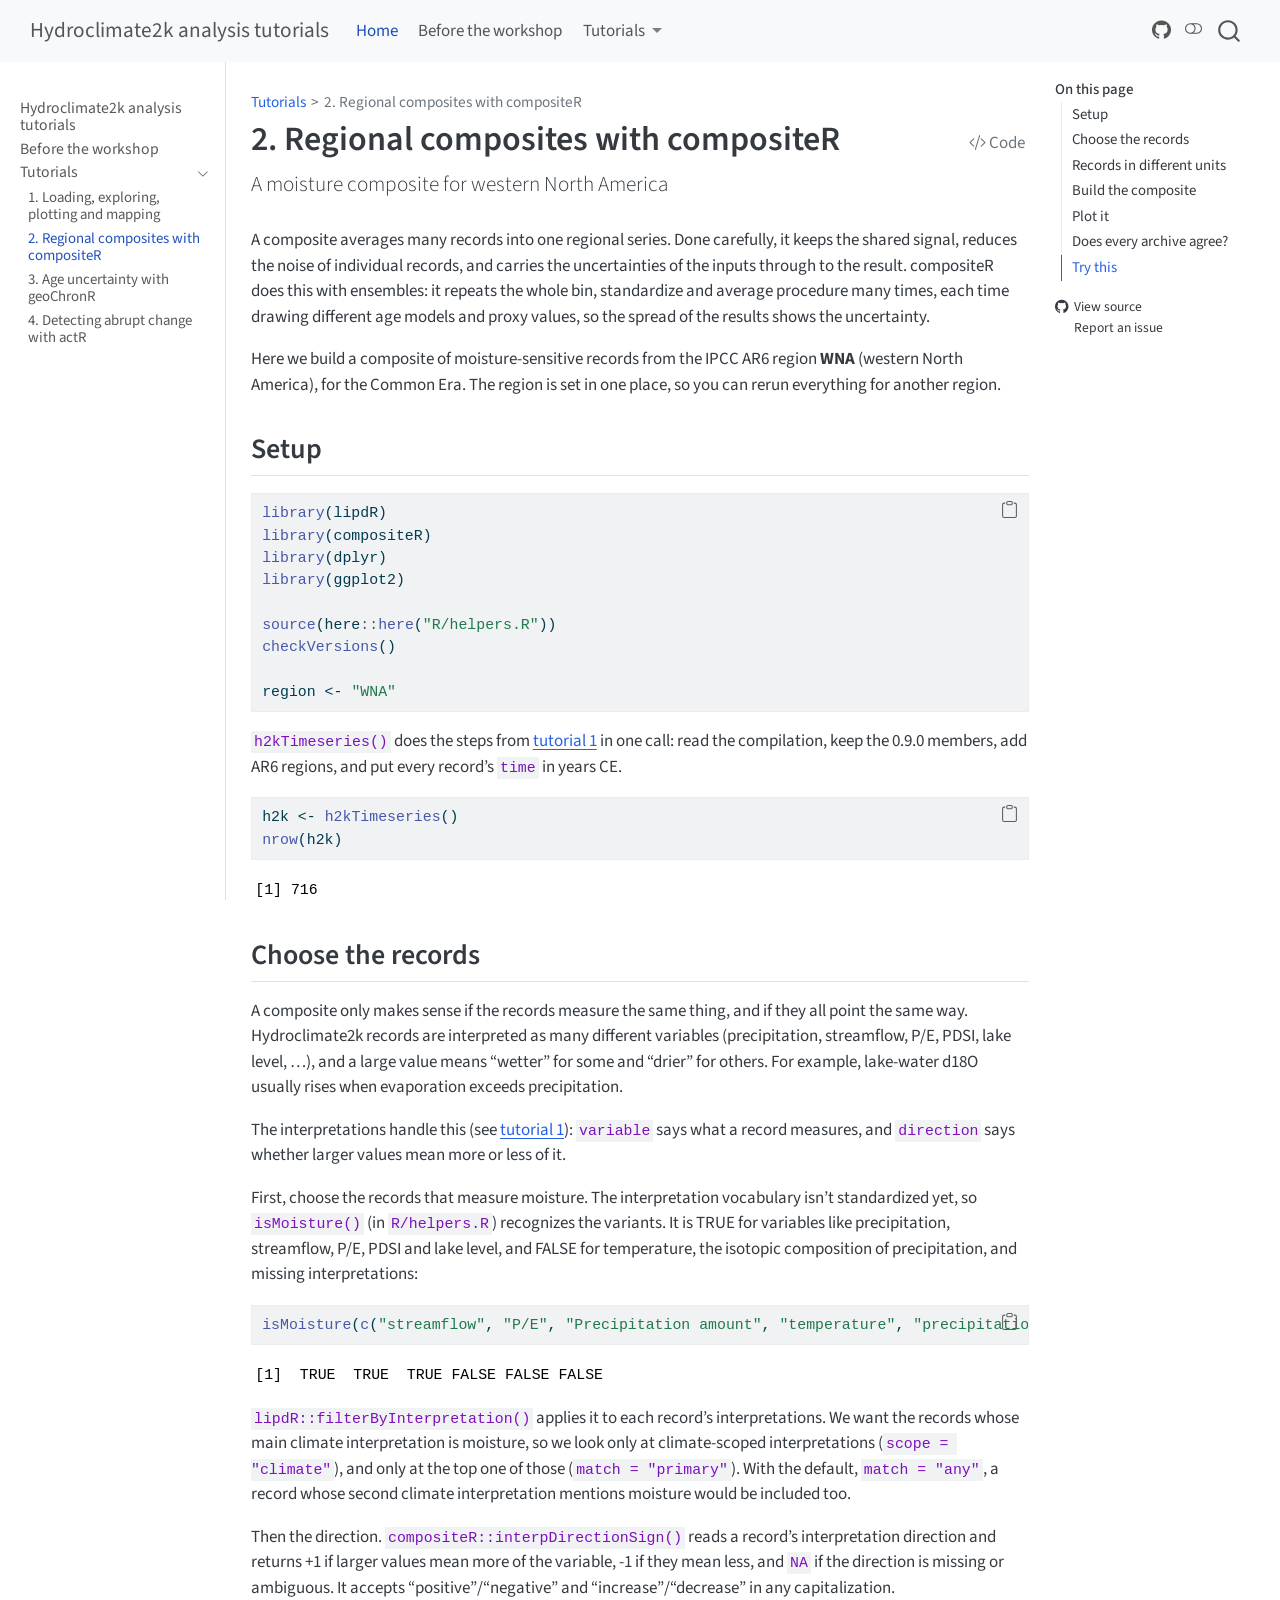
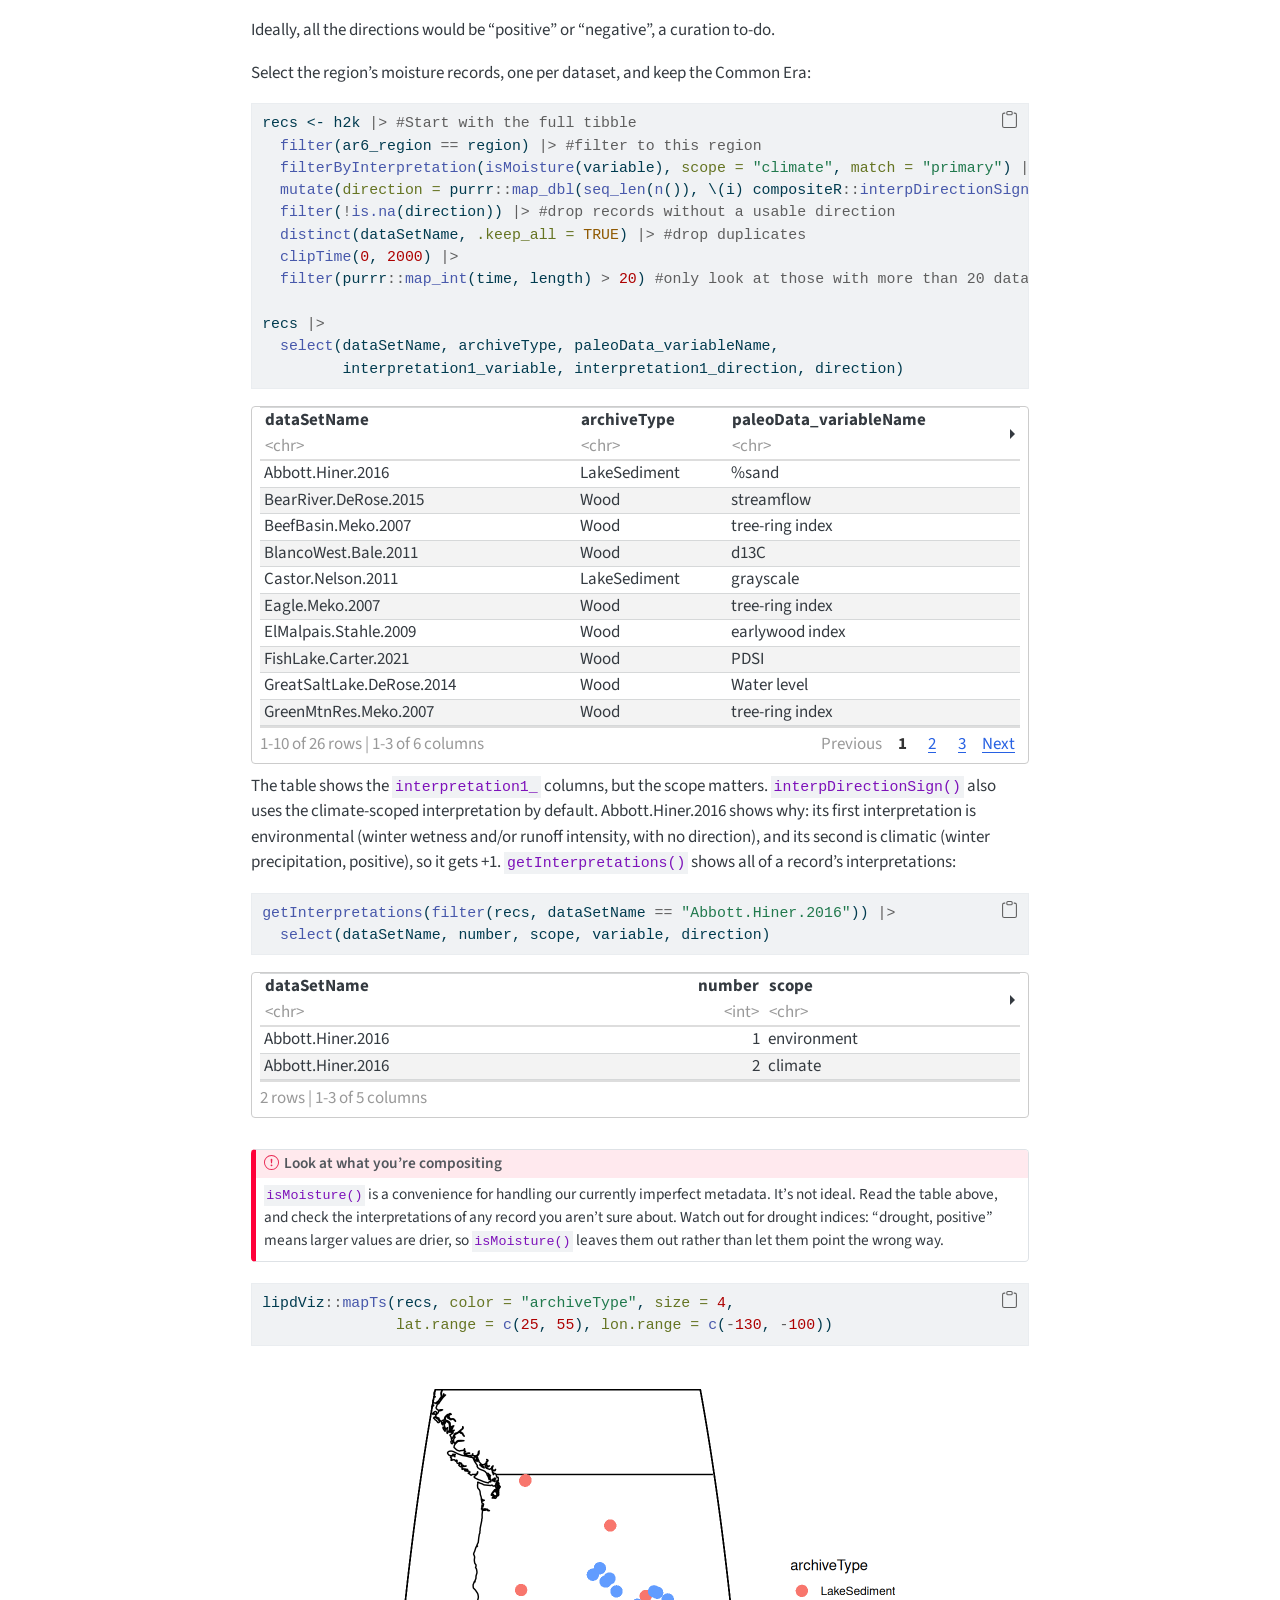
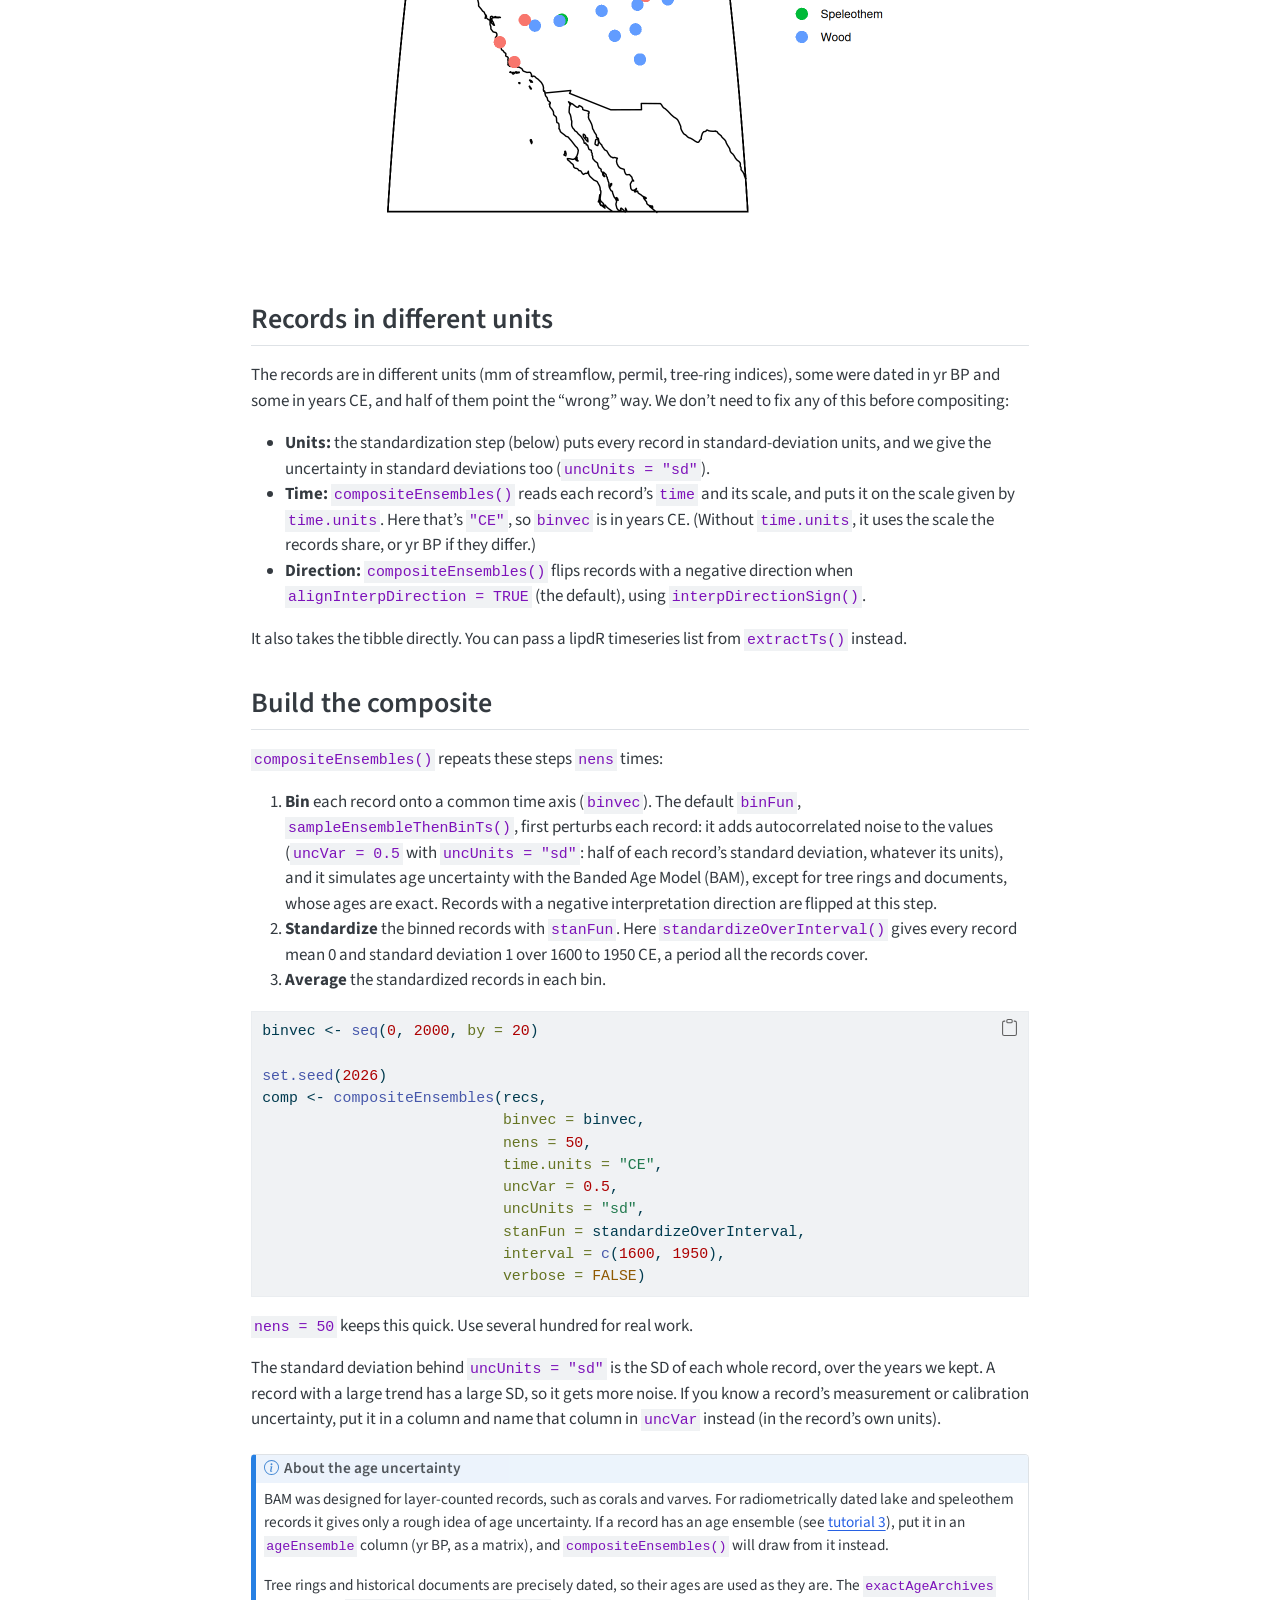
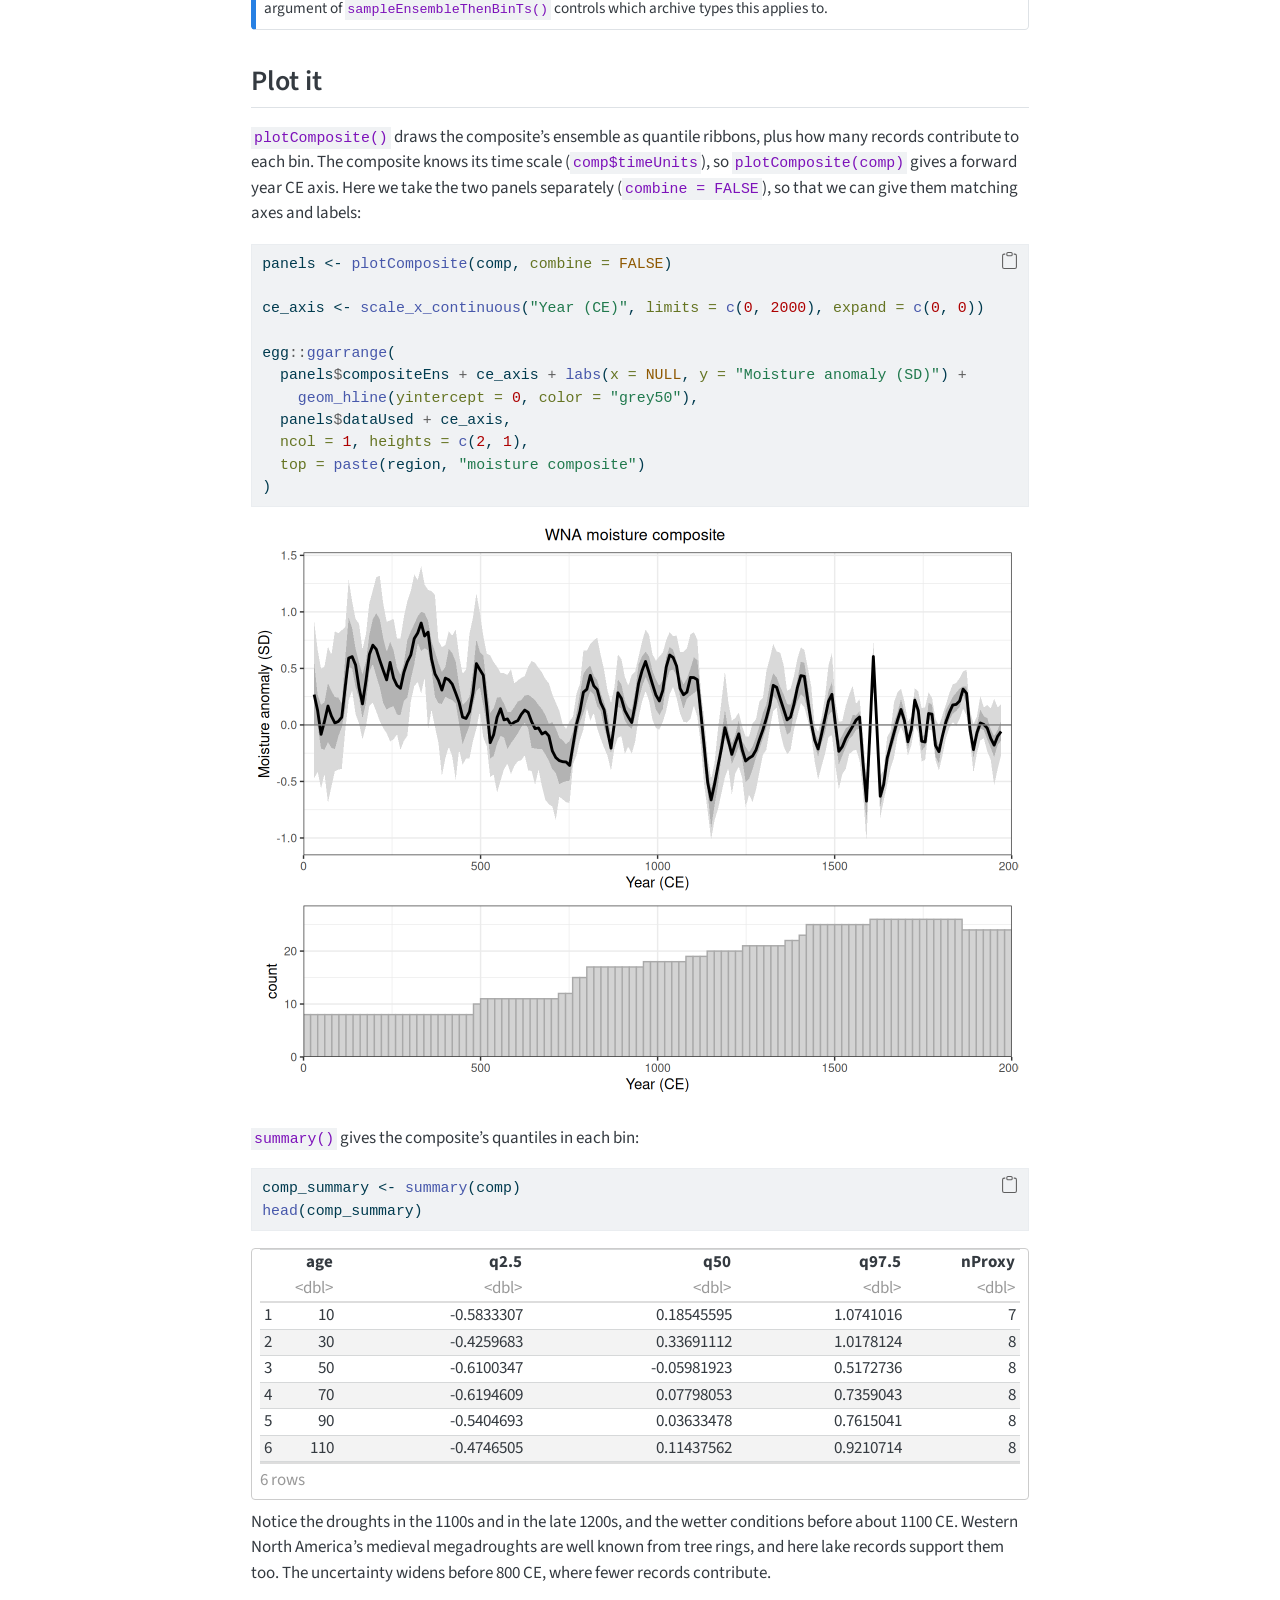
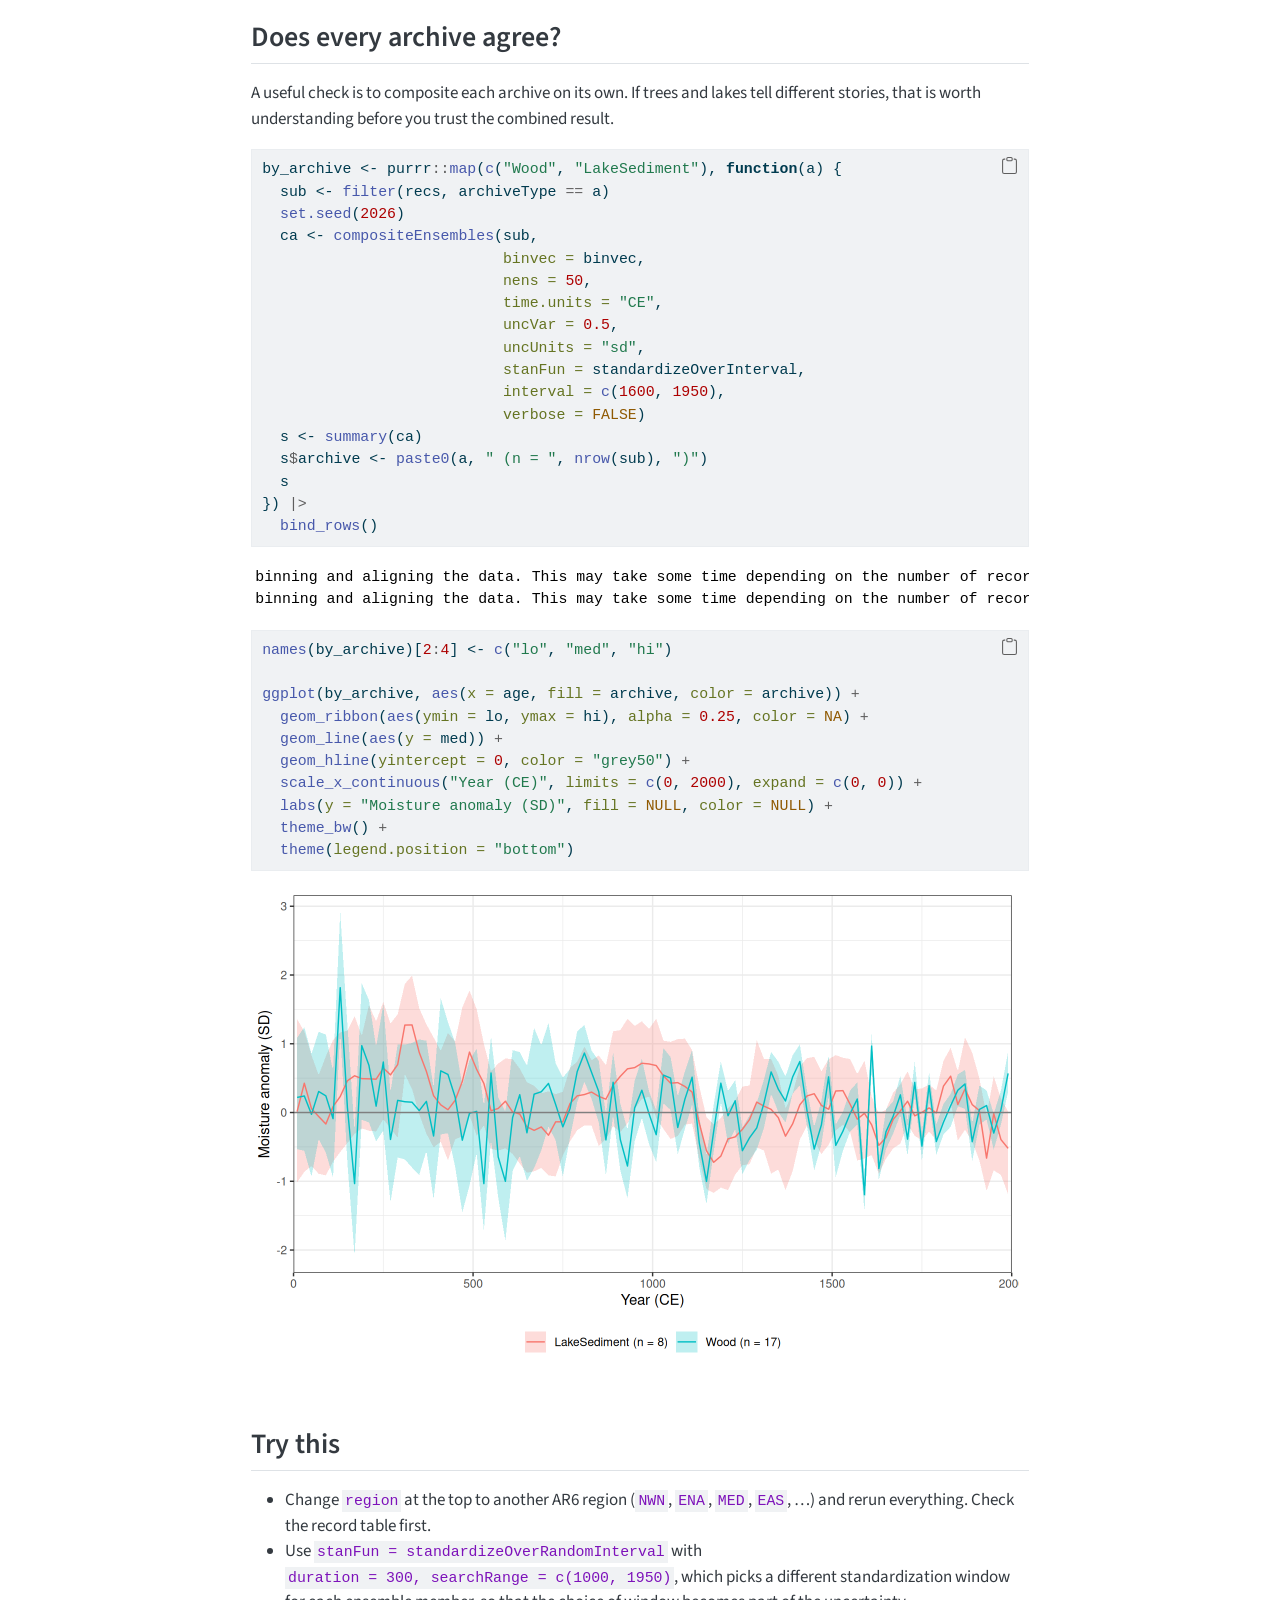
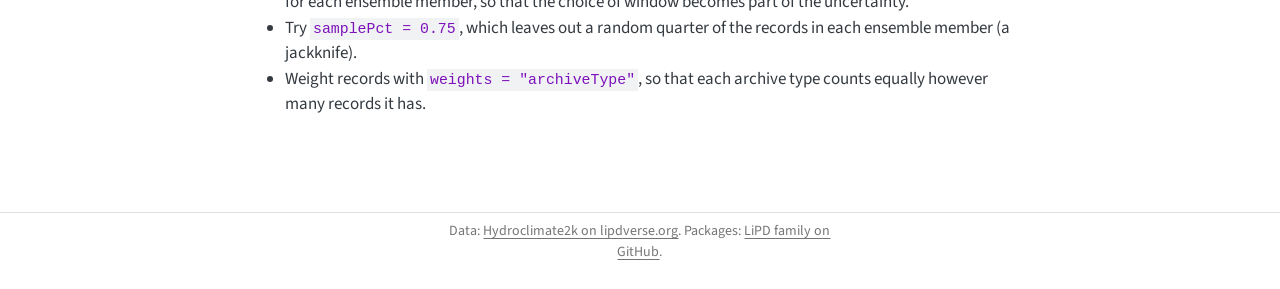
<file: tutorials/02-compositeR.html>
<!DOCTYPE html>
<html xmlns="http://www.w3.org/1999/xhtml" lang="en" xml:lang="en"><head>

<meta charset="utf-8">
<meta name="generator" content="quarto-1.11.9">

<meta name="viewport" content="width=device-width, initial-scale=1.0, user-scalable=yes">


<title>2. Regional composites with compositeR – Hydroclimate2k analysis tutorials</title>
<style>
/* Default styles provided by pandoc.
** See https://pandoc.org/MANUAL.html#variables-for-html for config info.
*/
span.smallcaps{font-variant: small-caps;}
div.columns{display: flex; gap: 1.5em;}
div.column{flex: auto;}
@media screen {
div.columns{gap: min(4vw, 1.5em);}
div.column{overflow-x: auto;}
}
div.hanging-indent{margin-left: 1.5em; text-indent: -1.5em;}
ul.task-list{list-style: none;}
ul.task-list li input[type="checkbox"] {
  width: 0.8em;
  margin: 0 0.8em 0.2em -1em; /* quarto-specific, see https://github.com/quarto-dev/quarto-cli/issues/4556 */ 
  vertical-align: middle;
}
/* CSS for syntax highlighting */
html { -webkit-text-size-adjust: 100%; }
pre > code.sourceCode { white-space: pre; position: relative; }
pre > code.sourceCode > span { display: inline-block; line-height: 1.25; }
pre > code.sourceCode > span:empty { height: 1.2em; }
.sourceCode { overflow: visible; }
code.sourceCode > span { color: inherit; text-decoration: inherit; }
div.sourceCode { margin: 1em 0; }
pre.sourceCode { margin: 0; }
@media screen {
div.sourceCode { overflow: auto; }
}
@media print {
pre > code.sourceCode { white-space: pre-wrap; }
pre > code.sourceCode > span { text-indent: -5em; padding-left: 5em; }
}
pre.numberSource code
  { counter-reset: source-line 0; }
pre.numberSource code > span
  { position: relative; left: -4em; counter-increment: source-line; }
pre.numberSource code > span > a:first-child::before
  { content: counter(source-line);
    position: relative; left: -1em; text-align: right; vertical-align: baseline;
    border: none; display: inline-block;
    -webkit-touch-callout: none; -webkit-user-select: none;
    -khtml-user-select: none; -moz-user-select: none;
    -ms-user-select: none; user-select: none;
    padding: 0 4px; width: 4em;
  }
pre.numberSource { margin-left: 3em;  padding-left: 4px; }
div.sourceCode
  {   }
@media screen {
pre > code.sourceCode > span > a:first-child::before { text-decoration: underline; }
}
</style>


<script src="../site_libs/quarto-nav/quarto-nav.js"></script>
<script src="../site_libs/quarto-nav/headroom.min.js"></script>
<script src="../site_libs/clipboard/clipboard.min.js"></script>
<script src="../site_libs/quarto-search/autocomplete.umd.js"></script>
<script src="../site_libs/quarto-search/fuse.min.js"></script>
<script src="../site_libs/quarto-search/quarto-search.js"></script>
<meta name="quarto:offset" content="../">
<script src="../site_libs/quarto-html/quarto.js" type="module"></script>
<script src="../site_libs/quarto-html/tabsets/tabsets.js" type="module"></script>
<script src="../site_libs/quarto-html/scrollable-regions/scrollable-regions.js" type="module"></script>
<script src="../site_libs/quarto-html/popper.min.js"></script>
<script src="../site_libs/quarto-html/tippy.umd.min.js"></script>
<script src="../site_libs/quarto-html/anchor.min.js"></script>
<link href="../site_libs/quarto-html/tippy.css" rel="stylesheet">
<link href="../site_libs/quarto-html/quarto-syntax-highlighting-63b5708e65d6cd79cd7618c58d0c21e7.css" rel="stylesheet" class="quarto-color-scheme" id="quarto-text-highlighting-styles">
<link href="../site_libs/quarto-html/quarto-syntax-highlighting-dark-447e42e69aaa9833c0ba1b986f430b20.css" rel="stylesheet" class="quarto-color-scheme quarto-color-alternate" id="quarto-text-highlighting-styles">
<link href="../site_libs/quarto-html/quarto-syntax-highlighting-63b5708e65d6cd79cd7618c58d0c21e7.css" rel="stylesheet" class="quarto-color-scheme-extra" id="quarto-text-highlighting-styles">
<script src="../site_libs/bootstrap/bootstrap.min.js"></script>
<link href="../site_libs/bootstrap/bootstrap-icons.css" rel="stylesheet">
<link href="../site_libs/bootstrap/bootstrap-cd40264fafe0011b83db7b1371143c7b.min.css" rel="stylesheet" append-hash="true" class="quarto-color-scheme" id="quarto-bootstrap" data-mode="light">
<link href="../site_libs/bootstrap/bootstrap-dark-d98883ac312bea4e32263ada7713f865.min.css" rel="stylesheet" append-hash="true" class="quarto-color-scheme quarto-color-alternate" id="quarto-bootstrap" data-mode="dark">
<link href="../site_libs/bootstrap/bootstrap-cd40264fafe0011b83db7b1371143c7b.min.css" rel="stylesheet" append-hash="true" class="quarto-color-scheme-extra" id="quarto-bootstrap" data-mode="light">
<script id="quarto-search-options" type="application/json">{
  "location": "navbar",
  "copy-button": false,
  "collapse-after": 3,
  "panel-placement": "end",
  "type": "overlay",
  "limit": 50,
  "keyboard-shortcut": [
    "f",
    "/",
    "s"
  ],
  "show-item-context": false,
  "language": {
    "search-no-results-text": "No results",
    "search-matching-documents-text": "matching documents",
    "search-copy-link-title": "Copy link to search",
    "search-hide-matches-text": "Hide additional matches",
    "search-more-match-text": "more match in this document",
    "search-more-matches-text": "more matches in this document",
    "search-clear-button-title": "Clear",
    "search-text-placeholder": "",
    "search-detached-cancel-button-title": "Cancel",
    "search-submit-button-title": "Submit",
    "search-label": "Search"
  }
}</script>
<link href="../site_libs/pagedtable-1.1/css/pagedtable.css" rel="stylesheet">
<script src="../site_libs/pagedtable-1.1/js/pagedtable.js"></script>


</head>

<body class="nav-sidebar docked nav-fixed quarto-light"><a id="quarto-skip-link" class="visually-hidden-focusable" href="#quarto-document-content">Skip to main content</a><script id="quarto-html-before-body" type="application/javascript">
    const toggleBodyColorMode = (bsSheetEl) => {
      const mode = bsSheetEl.getAttribute("data-mode");
      const bodyEl = window.document.querySelector("body");
      if (mode === "dark") {
        bodyEl.classList.add("quarto-dark");
        bodyEl.classList.remove("quarto-light");
      } else {
        bodyEl.classList.add("quarto-light");
        bodyEl.classList.remove("quarto-dark");
      }
    }
    const toggleBodyColorPrimary = () => {
      const bsSheetEl = window.document.querySelector("link#quarto-bootstrap:not([rel=disabled-stylesheet])");
      if (bsSheetEl) {
        toggleBodyColorMode(bsSheetEl);
      }
    }
    const setColorSchemeToggle = (alternate) => {
      const toggles = window.document.querySelectorAll('.quarto-color-scheme-toggle');
      for (let i=0; i < toggles.length; i++) {
        const toggle = toggles[i];
        if (toggle) {
          toggle.setAttribute("aria-checked", alternate ? "true" : "false");
          if (alternate) {
            toggle.classList.add("alternate");
          } else {
            toggle.classList.remove("alternate");
          }
        }
      }
    };
    const toggleColorMode = (alternate) => {
      // Switch the stylesheets
      const primaryStylesheets = window.document.querySelectorAll('link.quarto-color-scheme:not(.quarto-color-alternate)');
      const alternateStylesheets = window.document.querySelectorAll('link.quarto-color-scheme.quarto-color-alternate');
      manageTransitions('#quarto-margin-sidebar .nav-link', false);
      if (alternate) {
        // note: dark is layered on light, we don't disable primary!
        enableStylesheet(alternateStylesheets);
        for (const sheetNode of alternateStylesheets) {
          if (sheetNode.id === "quarto-bootstrap") {
            toggleBodyColorMode(sheetNode);
          }
        }
      } else {
        disableStylesheet(alternateStylesheets);
        enableStylesheet(primaryStylesheets)
        toggleBodyColorPrimary();
      }
      manageTransitions('#quarto-margin-sidebar .nav-link', true);
      // Switch the toggles
      setColorSchemeToggle(alternate)
    }
    // Hack to workaround the fact that safari doesn't
    // properly recolor the scrollbar when toggling (#1455).
    // Not run on load: stylesheets are set before first paint there, and
    // scrolling would undo the scroll to a URL fragment (#14973).
    // The one pixel nudge keeps the reader where they were.
    const refreshSafariScrollbar = () => {
      if (navigator.userAgent.indexOf('Safari') > 0 && navigator.userAgent.indexOf('Chrome') == -1) {
        manageTransitions("body", false);
        const scrollY = window.scrollY;
        window.scrollTo(0, scrollY > 0 ? scrollY - 1 : 1);
        setTimeout(() => {
          window.scrollTo(0, scrollY);
          manageTransitions("body", true);
        }, 40);
      }
    }
    const disableStylesheet = (stylesheets) => {
      for (let i=0; i < stylesheets.length; i++) {
        const stylesheet = stylesheets[i];
        stylesheet.rel = 'disabled-stylesheet';
      }
    }
    const enableStylesheet = (stylesheets) => {
      for (let i=0; i < stylesheets.length; i++) {
        const stylesheet = stylesheets[i];
        if(stylesheet.rel !== 'stylesheet') { // for Chrome, which will still FOUC without this check
          stylesheet.rel = 'stylesheet';
        }
      }
    }
    const manageTransitions = (selector, allowTransitions) => {
      const els = window.document.querySelectorAll(selector);
      for (let i=0; i < els.length; i++) {
        const el = els[i];
        if (allowTransitions) {
          el.classList.remove('notransition');
        } else {
          el.classList.add('notransition');
        }
      }
    }
    const isFileUrl = () => {
      return window.location.protocol === 'file:';
    }
    const hasAlternateSentinel = () => {
      let styleSentinel = getColorSchemeSentinel();
      if (styleSentinel !== null) {
        return styleSentinel === "alternate";
      } else {
        return false;
      }
    }
    const setStyleSentinel = (alternate) => {
      const value = alternate ? "alternate" : "default";
      if (!isFileUrl()) {
        window.localStorage.setItem("quarto-color-scheme", value);
      } else {
        localAlternateSentinel = value;
      }
    }
    const getColorSchemeSentinel = () => {
      if (!isFileUrl()) {
        const storageValue = window.localStorage.getItem("quarto-color-scheme");
        return storageValue != null ? storageValue : localAlternateSentinel;
      } else {
        return localAlternateSentinel;
      }
    }
    const toggleGiscusIfUsed = (isAlternate, darkModeDefault) => {
      const baseTheme = document.querySelector('#giscus-base-theme')?.value ?? 'light';
      const alternateTheme = document.querySelector('#giscus-alt-theme')?.value ?? 'dark';
      let newTheme = '';
      if(authorPrefersDark) {
        newTheme = isAlternate ? baseTheme : alternateTheme;
      } else {
        newTheme = isAlternate ? alternateTheme : baseTheme;
      }
      const changeGiscusTheme = () => {
        // From: https://github.com/giscus/giscus/issues/336
        const sendMessage = (message) => {
          const iframe = document.querySelector('iframe.giscus-frame');
          if (!iframe) return;
          iframe.contentWindow.postMessage({ giscus: message }, 'https://giscus.app');
        }
        sendMessage({
          setConfig: {
            theme: newTheme
          }
        });
      }
      const isGiscussLoaded = window.document.querySelector('iframe.giscus-frame') !== null;
      if (isGiscussLoaded) {
        changeGiscusTheme();
      }
    };
    const authorPrefersDark = false;
    const darkModeDefault = authorPrefersDark;
      document.querySelector('link#quarto-text-highlighting-styles.quarto-color-scheme-extra').rel = 'disabled-stylesheet';
      document.querySelector('link#quarto-bootstrap.quarto-color-scheme-extra').rel = 'disabled-stylesheet';
    let localAlternateSentinel = darkModeDefault ? 'alternate' : 'default';
    // Dark / light mode switch
    window.quartoToggleColorScheme = () => {
      // Read the current dark / light value
      let toAlternate = !hasAlternateSentinel();
      toggleColorMode(toAlternate);
      refreshSafariScrollbar();
      setStyleSentinel(toAlternate);
      toggleGiscusIfUsed(toAlternate, darkModeDefault);
      window.dispatchEvent(new Event('resize'));
    };
    // Switch to dark mode if need be
    if (hasAlternateSentinel()) {
      toggleColorMode(true);
    } else {
      toggleColorMode(false);
    }
  </script>

<div id="quarto-search-results"></div>
  <header id="quarto-header" class="headroom fixed-top">
    <nav class="navbar navbar-expand-lg " data-bs-theme="dark" aria-label="Site">
      <div class="navbar-container container-fluid">
      <div class="navbar-brand-container mx-auto">
    <a class="navbar-brand" href="../index.html">
    <span class="navbar-title">Hydroclimate2k analysis tutorials</span>
    </a>
  </div>
          <button class="navbar-toggler" type="button" data-bs-toggle="collapse" data-bs-target="#navbarCollapse" aria-controls="navbarCollapse" aria-expanded="false" aria-label="Toggle navigation" onclick="if (window.quartoToggleHeadroom) { window.quartoToggleHeadroom(); }">
  <span class="navbar-toggler-icon"></span>
</button>
          <div class="collapse navbar-collapse" id="navbarCollapse">
            <ul class="navbar-nav navbar-nav-scroll me-auto">
  <li class="nav-item">
    <a class="nav-link active" href="../index.html" aria-current="page"> 
<span class="menu-text">Home</span></a>
  </li>  
  <li class="nav-item">
    <a class="nav-link" href="../setup.html"> 
<span class="menu-text">Before the workshop</span></a>
  </li>  
  <li class="nav-item dropdown ">
    <a class="nav-link dropdown-toggle" href="#" id="nav-menu-tutorials" role="link" data-bs-toggle="dropdown" aria-expanded="false">
 <span class="menu-text">Tutorials</span>
    </a>
    <ul class="dropdown-menu" aria-labelledby="nav-menu-tutorials">    
        <li>
    <a class="dropdown-item" href="../tutorials/01-load-plot-map.html">
 <span class="dropdown-text">1. Loading, exploring, plotting and mapping</span></a>
  </li>  
        <li>
    <a class="dropdown-item" href="../tutorials/02-compositeR.html">
 <span class="dropdown-text">2. Regional composites with compositeR</span></a>
  </li>  
        <li>
    <a class="dropdown-item" href="../tutorials/03-geoChronR.html">
 <span class="dropdown-text">3. Age uncertainty with geoChronR</span></a>
  </li>  
        <li>
    <a class="dropdown-item" href="../tutorials/04-actR.html">
 <span class="dropdown-text">4. Detecting abrupt change with actR</span></a>
  </li>  
    </ul>
  </li>
</ul>
            <ul class="navbar-nav navbar-nav-scroll ms-auto">
  <li class="nav-item compact">
    <a class="nav-link" href="https://github.com/nickmckay/hydroclimate2k-analysis-tutorials"> <i class="bi bi-github" role="img">
</i> 
<span class="menu-text"></span></a>
  </li>  
</ul>
          </div> <!-- /navcollapse -->
            <div class="quarto-navbar-tools">
  <button type="button" role="switch" aria-checked="false" class="quarto-color-scheme-toggle quarto-navigation-tool  px-1" onclick="window.quartoToggleColorScheme(); return false;" title="Toggle dark mode" aria-label="Toggle dark mode"><i class="bi"></i></button>
</div>
            <div id="quarto-search" class="" title="Search"></div>
      </div> <!-- /container-fluid -->
    </nav>
  <nav class="quarto-secondary-nav" aria-label="Toolbar">
    <div class="container-fluid d-flex">
      <button type="button" class="quarto-btn-toggle btn" data-bs-toggle="collapse" role="button" data-bs-target=".quarto-sidebar-collapse-item" aria-controls="quarto-sidebar" aria-expanded="false" aria-label="Toggle sidebar navigation" onclick="if (window.quartoToggleHeadroom) { window.quartoToggleHeadroom(); }">
        <i class="bi bi-layout-text-sidebar-reverse"></i>
      </button>
        <nav class="quarto-page-breadcrumbs" aria-label="Breadcrumbs"><ol class="breadcrumb"><li class="breadcrumb-item"><a href="../tutorials/01-load-plot-map.html">Tutorials</a></li><li class="breadcrumb-item"><a href="../tutorials/02-compositeR.html">2. Regional composites with compositeR</a></li></ol></nav>
        <a class="flex-grow-1" data-bs-toggle="collapse" data-bs-target=".quarto-sidebar-collapse-item" onclick="if (window.quartoToggleHeadroom) { window.quartoToggleHeadroom(); }">      
        </a>
    </div>
  </nav>
</header>
<!-- content -->
<div id="quarto-content" class="quarto-container page-columns page-rows-contents page-layout-article page-navbar">
<!-- sidebar -->
  <nav id="quarto-sidebar" class="sidebar collapse collapse-horizontal quarto-sidebar-collapse-item sidebar-navigation docked overflow-auto" aria-label="Section">
    <div class="sidebar-menu-container"> 
    <ul class="list-unstyled mt-1">
        <li class="sidebar-item">
  <div class="sidebar-item-container"> 
  <a href="../index.html" class="sidebar-item-text sidebar-link">
 <span class="menu-text">Hydroclimate2k analysis tutorials</span></a>
  </div>
</li>
        <li class="sidebar-item">
  <div class="sidebar-item-container"> 
  <a href="../setup.html" class="sidebar-item-text sidebar-link">
 <span class="menu-text">Before the workshop</span></a>
  </div>
</li>
        <li class="sidebar-item sidebar-item-section">
      <div class="sidebar-item-container"> 
            <button type="button" class="sidebar-item-text sidebar-item-toggle sidebar-link text-start" data-bs-toggle="collapse" data-bs-target="#quarto-sidebar-section-1" aria-controls="quarto-sidebar-section-1" aria-expanded="true">
 <span class="menu-text" id="quarto-sidebar-section-1-label">Tutorials</span><i class="bi bi-chevron-right" aria-hidden="true"></i></button>
      </div>
      <ul id="quarto-sidebar-section-1" aria-labelledby="quarto-sidebar-section-1-label" class="collapse list-unstyled sidebar-section depth1 show">  
          <li class="sidebar-item">
  <div class="sidebar-item-container"> 
  <a href="../tutorials/01-load-plot-map.html" class="sidebar-item-text sidebar-link">
 <span class="menu-text">1. Loading, exploring, plotting and mapping</span></a>
  </div>
</li>
          <li class="sidebar-item">
  <div class="sidebar-item-container"> 
  <a href="../tutorials/02-compositeR.html" class="sidebar-item-text sidebar-link active">
 <span class="menu-text">2. Regional composites with compositeR</span></a>
  </div>
</li>
          <li class="sidebar-item">
  <div class="sidebar-item-container"> 
  <a href="../tutorials/03-geoChronR.html" class="sidebar-item-text sidebar-link">
 <span class="menu-text">3. Age uncertainty with geoChronR</span></a>
  </div>
</li>
          <li class="sidebar-item">
  <div class="sidebar-item-container"> 
  <a href="../tutorials/04-actR.html" class="sidebar-item-text sidebar-link">
 <span class="menu-text">4. Detecting abrupt change with actR</span></a>
  </div>
</li>
      </ul>
  </li>
    </ul>
    </div>
</nav>
<div id="quarto-sidebar-glass" class="quarto-sidebar-collapse-item" data-bs-toggle="collapse" data-bs-target=".quarto-sidebar-collapse-item"></div>
<!-- margin-sidebar -->
    <div id="quarto-margin-sidebar" class="sidebar margin-sidebar">
        <nav id="TOC" role="doc-toc" aria-labelledby="toc-title" class="toc-active">
    <h2 id="toc-title">On this page</h2>
   
  <ul>
  <li><a href="#setup" id="toc-setup" class="nav-link active" data-scroll-target="#setup">Setup</a></li>
  <li><a href="#choose-the-records" id="toc-choose-the-records" class="nav-link" data-scroll-target="#choose-the-records">Choose the records</a></li>
  <li><a href="#records-in-different-units" id="toc-records-in-different-units" class="nav-link" data-scroll-target="#records-in-different-units">Records in different units</a></li>
  <li><a href="#build-the-composite" id="toc-build-the-composite" class="nav-link" data-scroll-target="#build-the-composite">Build the composite</a></li>
  <li><a href="#plot-it" id="toc-plot-it" class="nav-link" data-scroll-target="#plot-it">Plot it</a></li>
  <li><a href="#does-every-archive-agree" id="toc-does-every-archive-agree" class="nav-link" data-scroll-target="#does-every-archive-agree">Does every archive agree?</a></li>
  <li><a href="#try-this" id="toc-try-this" class="nav-link" data-scroll-target="#try-this">Try this</a></li>
  </ul>
<div class="toc-actions"><ul><li><a href="https://github.com/nickmckay/hydroclimate2k-analysis-tutorials/blob/main/tutorials/02-compositeR.qmd" class="toc-action"><i class="bi bi-github"></i>View source</a></li><li><a href="https://github.com/nickmckay/hydroclimate2k-analysis-tutorials/issues/new" class="toc-action"><i class="bi empty"></i>Report an issue</a></li></ul></div></nav>
    </div>
<!-- main -->
<main class="content" id="quarto-document-content" tabindex="-1">


<header id="title-block-header" class="quarto-title-block default"><nav class="quarto-page-breadcrumbs quarto-title-breadcrumbs d-none d-lg-block" aria-label="Breadcrumbs"><ol class="breadcrumb"><li class="breadcrumb-item"><a href="../tutorials/01-load-plot-map.html">Tutorials</a></li><li class="breadcrumb-item"><a href="../tutorials/02-compositeR.html">2. Regional composites with compositeR</a></li></ol></nav>
<div class="quarto-title">
<div class="quarto-title-block"><div><h1 class="title">2. Regional composites with compositeR</h1><button type="button" class="btn code-tools-button" id="quarto-code-tools-source"><i class="bi"></i> Code</button></div></div>
<p class="subtitle lead">A moisture composite for western North America</p>
</div>



<div class="quarto-title-meta">

    
  
    
  </div>
  


</header>


<p>A composite averages many records into one regional series. Done carefully, it keeps the shared signal, reduces the noise of individual records, and carries the uncertainties of the inputs through to the result. compositeR does this with ensembles: it repeats the whole bin, standardize and average procedure many times, each time drawing different age models and proxy values, so the spread of the results shows the uncertainty.</p>
<p>Here we build a composite of moisture-sensitive records from the IPCC AR6 region <strong>WNA</strong> (western North America), for the Common Era. The region is set in one place, so you can rerun everything for another region.</p>
<section id="setup" class="level2">
<h2 class="anchored" data-anchor-id="setup">Setup</h2>
<div class="cell">
<div class="code-copy-outer-scaffold"><div class="sourceCode cell-code" id="cb1"><pre class="sourceCode r code-with-copy"><code class="sourceCode r"><span id="cb1-1"><a href="#cb1-1" aria-hidden="true" tabindex="-1"></a><span class="fu">library</span>(lipdR)</span>
<span id="cb1-2"><a href="#cb1-2" aria-hidden="true" tabindex="-1"></a><span class="fu">library</span>(compositeR)</span>
<span id="cb1-3"><a href="#cb1-3" aria-hidden="true" tabindex="-1"></a><span class="fu">library</span>(dplyr)</span>
<span id="cb1-4"><a href="#cb1-4" aria-hidden="true" tabindex="-1"></a><span class="fu">library</span>(ggplot2)</span>
<span id="cb1-5"><a href="#cb1-5" aria-hidden="true" tabindex="-1"></a></span>
<span id="cb1-6"><a href="#cb1-6" aria-hidden="true" tabindex="-1"></a><span class="fu">source</span>(here<span class="sc">::</span><span class="fu">here</span>(<span class="st">"R/helpers.R"</span>))</span>
<span id="cb1-7"><a href="#cb1-7" aria-hidden="true" tabindex="-1"></a><span class="fu">checkVersions</span>()</span>
<span id="cb1-8"><a href="#cb1-8" aria-hidden="true" tabindex="-1"></a></span>
<span id="cb1-9"><a href="#cb1-9" aria-hidden="true" tabindex="-1"></a>region <span class="ot">&lt;-</span> <span class="st">"WNA"</span></span></code></pre></div><button title="Copy to Clipboard" class="code-copy-button"><i class="bi"></i></button></div>
</div>
<p><code>h2kTimeseries()</code> does the steps from <a href="../tutorials/01-load-plot-map.html">tutorial 1</a> in one call: read the compilation, keep the 0.9.0 members, add AR6 regions, and put every record’s <code>time</code> in years CE.</p>
<div class="cell">
<div class="code-copy-outer-scaffold"><div class="sourceCode cell-code" id="cb2"><pre class="sourceCode r code-with-copy"><code class="sourceCode r"><span id="cb2-1"><a href="#cb2-1" aria-hidden="true" tabindex="-1"></a>h2k <span class="ot">&lt;-</span> <span class="fu">h2kTimeseries</span>()</span>
<span id="cb2-2"><a href="#cb2-2" aria-hidden="true" tabindex="-1"></a><span class="fu">nrow</span>(h2k)</span></code></pre></div><button title="Copy to Clipboard" class="code-copy-button"><i class="bi"></i></button></div>
<div class="cell-output cell-output-stdout">
<pre><code>[1] 716</code></pre>
</div>
</div>
</section>
<section id="choose-the-records" class="level2">
<h2 class="anchored" data-anchor-id="choose-the-records">Choose the records</h2>
<p>A composite only makes sense if the records measure the same thing, and if they all point the same way. Hydroclimate2k records are interpreted as many different variables (precipitation, streamflow, P/E, PDSI, lake level, …), and a large value means “wetter” for some and “drier” for others. For example, lake-water d18O usually rises when evaporation exceeds precipitation.</p>
<p>The interpretations handle this (see <a href="../tutorials/01-load-plot-map.html#interpretations">tutorial 1</a>): <code>variable</code> says what a record measures, and <code>direction</code> says whether larger values mean more or less of it.</p>
<p>First, choose the records that measure moisture. The interpretation vocabulary isn’t standardized yet, so <code>isMoisture()</code> (in <code>R/helpers.R</code>) recognizes the variants. It is TRUE for variables like precipitation, streamflow, P/E, PDSI and lake level, and FALSE for temperature, the isotopic composition of precipitation, and missing interpretations:</p>
<div class="cell">
<div class="code-copy-outer-scaffold"><div class="sourceCode cell-code" id="cb4"><pre class="sourceCode r code-with-copy"><code class="sourceCode r"><span id="cb4-1"><a href="#cb4-1" aria-hidden="true" tabindex="-1"></a><span class="fu">isMoisture</span>(<span class="fu">c</span>(<span class="st">"streamflow"</span>, <span class="st">"P/E"</span>, <span class="st">"Precipitation amount"</span>, <span class="st">"temperature"</span>, <span class="st">"precipitationIsotope"</span>, <span class="cn">NA</span>))</span></code></pre></div><button title="Copy to Clipboard" class="code-copy-button"><i class="bi"></i></button></div>
<div class="cell-output cell-output-stdout">
<pre><code>[1]  TRUE  TRUE  TRUE FALSE FALSE FALSE</code></pre>
</div>
</div>
<p><code>lipdR::filterByInterpretation()</code> applies it to each record’s interpretations. We want the records whose main climate interpretation is moisture, so we look only at climate-scoped interpretations (<code>scope = "climate"</code>), and only at the top one of those (<code>match = "primary"</code>). With the default, <code>match = "any"</code>, a record whose second climate interpretation mentions moisture would be included too.</p>
<p>Then the direction. <code>compositeR::interpDirectionSign()</code> reads a record’s interpretation direction and returns +1 if larger values mean more of the variable, -1 if they mean less, and <code>NA</code> if the direction is missing or ambiguous. It accepts “positive”/“negative” and “increase”/“decrease” in any capitalization.</p>
<p>Ideally, all the directions would be “positive” or “negative”, a curation to-do.</p>
<p>Select the region’s moisture records, one per dataset, and keep the Common Era:</p>
<div class="cell">
<div class="code-copy-outer-scaffold"><div class="sourceCode cell-code" id="cb6"><pre class="sourceCode r code-with-copy"><code class="sourceCode r"><span id="cb6-1"><a href="#cb6-1" aria-hidden="true" tabindex="-1"></a>recs <span class="ot">&lt;-</span> h2k <span class="sc">|&gt;</span> <span class="co">#Start with the full tibble</span></span>
<span id="cb6-2"><a href="#cb6-2" aria-hidden="true" tabindex="-1"></a>  <span class="fu">filter</span>(ar6_region <span class="sc">==</span> region) <span class="sc">|&gt;</span> <span class="co">#filter to this region</span></span>
<span id="cb6-3"><a href="#cb6-3" aria-hidden="true" tabindex="-1"></a>  <span class="fu">filterByInterpretation</span>(<span class="fu">isMoisture</span>(variable), <span class="at">scope =</span> <span class="st">"climate"</span>, <span class="at">match =</span> <span class="st">"primary"</span>) <span class="sc">|&gt;</span> <span class="co">#keep records interpreted as moisture</span></span>
<span id="cb6-4"><a href="#cb6-4" aria-hidden="true" tabindex="-1"></a>  <span class="fu">mutate</span>(<span class="at">direction =</span> purrr<span class="sc">::</span><span class="fu">map_dbl</span>(<span class="fu">seq_len</span>(<span class="fu">n</span>()), \(i) compositeR<span class="sc">::</span><span class="fu">interpDirectionSign</span>(<span class="fu">pick</span>(<span class="fu">everything</span>())[i, ]))) <span class="sc">|&gt;</span> <span class="co">#+1 or -1</span></span>
<span id="cb6-5"><a href="#cb6-5" aria-hidden="true" tabindex="-1"></a>  <span class="fu">filter</span>(<span class="sc">!</span><span class="fu">is.na</span>(direction)) <span class="sc">|&gt;</span> <span class="co">#drop records without a usable direction</span></span>
<span id="cb6-6"><a href="#cb6-6" aria-hidden="true" tabindex="-1"></a>  <span class="fu">distinct</span>(dataSetName, <span class="at">.keep_all =</span> <span class="cn">TRUE</span>) <span class="sc">|&gt;</span> <span class="co">#drop duplicates</span></span>
<span id="cb6-7"><a href="#cb6-7" aria-hidden="true" tabindex="-1"></a>  <span class="fu">clipTime</span>(<span class="dv">0</span>, <span class="dv">2000</span>) <span class="sc">|&gt;</span></span>
<span id="cb6-8"><a href="#cb6-8" aria-hidden="true" tabindex="-1"></a>  <span class="fu">filter</span>(purrr<span class="sc">::</span><span class="fu">map_int</span>(time, length) <span class="sc">&gt;</span> <span class="dv">20</span>) <span class="co">#only look at those with more than 20 datapoints in the interval</span></span>
<span id="cb6-9"><a href="#cb6-9" aria-hidden="true" tabindex="-1"></a></span>
<span id="cb6-10"><a href="#cb6-10" aria-hidden="true" tabindex="-1"></a>recs <span class="sc">|&gt;</span></span>
<span id="cb6-11"><a href="#cb6-11" aria-hidden="true" tabindex="-1"></a>  <span class="fu">select</span>(dataSetName, archiveType, paleoData_variableName,</span>
<span id="cb6-12"><a href="#cb6-12" aria-hidden="true" tabindex="-1"></a>         interpretation1_variable, interpretation1_direction, direction)</span></code></pre></div><button title="Copy to Clipboard" class="code-copy-button"><i class="bi"></i></button></div>
<div class="cell-output-display">
<div data-pagedtable="false">
  <script data-pagedtable-source="" type="application/json">
{"columns":[{"label":["dataSetName"],"name":[1],"type":["chr"],"align":["left"]},{"label":["archiveType"],"name":[2],"type":["chr"],"align":["left"]},{"label":["paleoData_variableName"],"name":[3],"type":["chr"],"align":["left"]},{"label":["interpretation1_variable"],"name":[4],"type":["chr"],"align":["left"]},{"label":["interpretation1_direction"],"name":[5],"type":["chr"],"align":["left"]},{"label":["direction"],"name":[6],"type":["dbl"],"align":["right"]}],"data":[{"1":"Abbott.Hiner.2016","2":"LakeSediment","3":"%sand","4":"winter climate wetness and/or runoff intensity","5":"NA","6":"1"},{"1":"BearRiver.DeRose.2015","2":"Wood","3":"streamflow","4":"streamflow","5":"Positive","6":"1"},{"1":"BeefBasin.Meko.2007","2":"Wood","3":"tree-ring index","4":"streamflow","5":"Positive","6":"1"},{"1":"BlancoWest.Bale.2011","2":"Wood","3":"d13C","4":"precipitation","5":"Positive","6":"1"},{"1":"Castor.Nelson.2011","2":"LakeSediment","3":"grayscale","4":"P/E","5":"negative","6":"-1"},{"1":"Eagle.Meko.2007","2":"Wood","3":"tree-ring index","4":"streamflow","5":"Positive","6":"1"},{"1":"ElMalpais.Stahle.2009","2":"Wood","3":"earlywood index","4":"precipitation","5":"Positive","6":"1"},{"1":"FishLake.Carter.2021","2":"Wood","3":"PDSI","4":"PDSI","5":"Positive","6":"1"},{"1":"GreatSaltLake.DeRose.2014","2":"Wood","3":"Water level","4":"Water level","5":"Positive","6":"1"},{"1":"GreenMtnRes.Meko.2007","2":"Wood","3":"tree-ring index","4":"streamflow","5":"Positive","6":"1"},{"1":"HarmonCanyon.Meko.2007","2":"Wood","3":"tree-ring index","4":"streamflow","5":"Positive","6":"1"},{"1":"LandsEnd.Meko.2007","2":"Wood","3":"tree-ring index","4":"streamflow","5":"Positive","6":"1"},{"1":"Leviathan.Lachniet.2014","2":"Speleothem","3":"d13C","4":"effectivePrecipitation","5":"negative","6":"-1"},{"1":"LoganRiver.Allen2013","2":"Wood","3":"streamflow","4":"streamflow","5":"Positive","6":"1"},{"1":"LS02BEPY","2":"LakeSediment","3":"d18O","4":"P/E","5":"negative","6":"-1"},{"1":"LS04YUWA","2":"LakeSediment","3":"d18O","4":"precipitation","5":"decrease","6":"-1"},{"1":"LS08STCR","2":"LakeSediment","3":"d18O","4":"streamflow","5":"decrease","6":"-1"},{"1":"LS11NECA","2":"LakeSediment","3":"d18O","4":"precipitation","5":"decrease","6":"-1"},{"1":"LS12ANYE","2":"LakeSediment","3":"d18O","4":"P/E","5":"negative","6":"-1"},{"1":"MancosRiver.Stahle.2015","2":"Wood","3":"earlywood index","4":"Moisture balance","5":"Positive","6":"1"},{"1":"NevadaPrecip.Hughes.1996","2":"Wood","3":"precipitation","4":"precipitation","5":"positive","6":"1"},{"1":"PumpHouse.Meko.2007","2":"Wood","3":"tree-ring index","4":"streamflow","5":"Positive","6":"1"},{"1":"WeberRiver.Bekker.2014","2":"Wood","3":"streamflow","4":"streamflow","5":"Positive","6":"1"},{"1":"WellsDraw.Meko.2007","2":"Wood","3":"tree-ring index","4":"streamflow","5":"Positive","6":"1"},{"1":"WildRose.Meko.2007","2":"Wood","3":"tree-ring index","4":"streamflow","5":"Positive","6":"1"},{"1":"Zaca.Kirby.2014","2":"LakeSediment","3":"grainSize","4":"winter-dominated precipitation","5":"positive","6":"1"}],"options":{"columns":{"min":{},"max":[10]},"rows":{"min":[10],"max":[10]},"pages":{}}}
  </script>
</div>
</div>
</div>
<p>The table shows the <code>interpretation1_</code> columns, but the scope matters. <code>interpDirectionSign()</code> also uses the climate-scoped interpretation by default. Abbott.Hiner.2016 shows why: its first interpretation is environmental (winter wetness and/or runoff intensity, with no direction), and its second is climatic (winter precipitation, positive), so it gets +1. <code>getInterpretations()</code> shows all of a record’s interpretations:</p>
<div class="cell">
<div class="code-copy-outer-scaffold"><div class="sourceCode cell-code" id="cb7"><pre class="sourceCode r code-with-copy"><code class="sourceCode r"><span id="cb7-1"><a href="#cb7-1" aria-hidden="true" tabindex="-1"></a><span class="fu">getInterpretations</span>(<span class="fu">filter</span>(recs, dataSetName <span class="sc">==</span> <span class="st">"Abbott.Hiner.2016"</span>)) <span class="sc">|&gt;</span></span>
<span id="cb7-2"><a href="#cb7-2" aria-hidden="true" tabindex="-1"></a>  <span class="fu">select</span>(dataSetName, number, scope, variable, direction)</span></code></pre></div><button title="Copy to Clipboard" class="code-copy-button"><i class="bi"></i></button></div>
<div class="cell-output-display">
<div data-pagedtable="false">
  <script data-pagedtable-source="" type="application/json">
{"columns":[{"label":["dataSetName"],"name":[1],"type":["chr"],"align":["left"]},{"label":["number"],"name":[2],"type":["int"],"align":["right"]},{"label":["scope"],"name":[3],"type":["chr"],"align":["left"]},{"label":["variable"],"name":[4],"type":["chr"],"align":["left"]},{"label":["direction"],"name":[5],"type":["chr"],"align":["left"]}],"data":[{"1":"Abbott.Hiner.2016","2":"1","3":"environment","4":"winter climate wetness and/or runoff intensity","5":"NA"},{"1":"Abbott.Hiner.2016","2":"2","3":"climate","4":"winter precipitation","5":"positive"}],"options":{"columns":{"min":{},"max":[10]},"rows":{"min":[10],"max":[10]},"pages":{}}}
  </script>
</div>
</div>
</div>
<div class="callout callout-style-default callout-important callout-titled">
<div class="callout-header d-flex align-content-center">
<div class="callout-icon-container">
<i class="callout-icon"></i>
</div>
<div class="callout-title-container flex-fill">
<span class="screen-reader-only">Important</span>Look at what you’re compositing
</div>
</div>
<div class="callout-body-container callout-body">
<p><code>isMoisture()</code> is a convenience for handling our currently imperfect metadata. It’s not ideal. Read the table above, and check the interpretations of any record you aren’t sure about. Watch out for drought indices: “drought, positive” means larger values are drier, so <code>isMoisture()</code> leaves them out rather than let them point the wrong way.</p>
</div>
</div>
<div class="cell">
<div class="code-copy-outer-scaffold"><div class="sourceCode cell-code" id="cb8"><pre class="sourceCode r code-with-copy"><code class="sourceCode r"><span id="cb8-1"><a href="#cb8-1" aria-hidden="true" tabindex="-1"></a>lipdViz<span class="sc">::</span><span class="fu">mapTs</span>(recs, <span class="at">color =</span> <span class="st">"archiveType"</span>, <span class="at">size =</span> <span class="dv">4</span>,</span>
<span id="cb8-2"><a href="#cb8-2" aria-hidden="true" tabindex="-1"></a>               <span class="at">lat.range =</span> <span class="fu">c</span>(<span class="dv">25</span>, <span class="dv">55</span>), <span class="at">lon.range =</span> <span class="fu">c</span>(<span class="sc">-</span><span class="dv">130</span>, <span class="sc">-</span><span class="dv">100</span>))</span></code></pre></div><button title="Copy to Clipboard" class="code-copy-button"><i class="bi"></i></button></div>
<div class="cell-output-display">
<div>
<figure class="figure">
<p><img src="02-compositeR_files/figure-html/map-1.png" class="img-fluid figure-img" width="768"></p>
</figure>
</div>
</div>
</div>
</section>
<section id="records-in-different-units" class="level2">
<h2 class="anchored" data-anchor-id="records-in-different-units">Records in different units</h2>
<p>The records are in different units (mm of streamflow, permil, tree-ring indices), some were dated in yr BP and some in years CE, and half of them point the “wrong” way. We don’t need to fix any of this before compositing:</p>
<ul>
<li><strong>Units:</strong> the standardization step (below) puts every record in standard-deviation units, and we give the uncertainty in standard deviations too (<code>uncUnits = "sd"</code>).</li>
<li><strong>Time:</strong> <code>compositeEnsembles()</code> reads each record’s <code>time</code> and its scale, and puts it on the scale given by <code>time.units</code>. Here that’s <code>"CE"</code>, so <code>binvec</code> is in years CE. (Without <code>time.units</code>, it uses the scale the records share, or yr BP if they differ.)</li>
<li><strong>Direction:</strong> <code>compositeEnsembles()</code> flips records with a negative direction when <code>alignInterpDirection = TRUE</code> (the default), using <code>interpDirectionSign()</code>.</li>
</ul>
<p>It also takes the tibble directly. You can pass a lipdR timeseries list from <code>extractTs()</code> instead.</p>
</section>
<section id="build-the-composite" class="level2">
<h2 class="anchored" data-anchor-id="build-the-composite">Build the composite</h2>
<p><code>compositeEnsembles()</code> repeats these steps <code>nens</code> times:</p>
<ol type="1">
<li><strong>Bin</strong> each record onto a common time axis (<code>binvec</code>). The default <code>binFun</code>, <code>sampleEnsembleThenBinTs()</code>, first perturbs each record: it adds autocorrelated noise to the values (<code>uncVar = 0.5</code> with <code>uncUnits = "sd"</code>: half of each record’s standard deviation, whatever its units), and it simulates age uncertainty with the Banded Age Model (BAM), except for tree rings and documents, whose ages are exact. Records with a negative interpretation direction are flipped at this step.</li>
<li><strong>Standardize</strong> the binned records with <code>stanFun</code>. Here <code>standardizeOverInterval()</code> gives every record mean 0 and standard deviation 1 over 1600 to 1950 CE, a period all the records cover.</li>
<li><strong>Average</strong> the standardized records in each bin.</li>
</ol>
<div class="cell">
<div class="code-copy-outer-scaffold"><div class="sourceCode cell-code" id="cb9"><pre class="sourceCode r code-with-copy"><code class="sourceCode r"><span id="cb9-1"><a href="#cb9-1" aria-hidden="true" tabindex="-1"></a>binvec <span class="ot">&lt;-</span> <span class="fu">seq</span>(<span class="dv">0</span>, <span class="dv">2000</span>, <span class="at">by =</span> <span class="dv">20</span>)</span>
<span id="cb9-2"><a href="#cb9-2" aria-hidden="true" tabindex="-1"></a></span>
<span id="cb9-3"><a href="#cb9-3" aria-hidden="true" tabindex="-1"></a><span class="fu">set.seed</span>(<span class="dv">2026</span>)</span>
<span id="cb9-4"><a href="#cb9-4" aria-hidden="true" tabindex="-1"></a>comp <span class="ot">&lt;-</span> <span class="fu">compositeEnsembles</span>(recs,</span>
<span id="cb9-5"><a href="#cb9-5" aria-hidden="true" tabindex="-1"></a>                           <span class="at">binvec =</span> binvec,</span>
<span id="cb9-6"><a href="#cb9-6" aria-hidden="true" tabindex="-1"></a>                           <span class="at">nens =</span> <span class="dv">50</span>,</span>
<span id="cb9-7"><a href="#cb9-7" aria-hidden="true" tabindex="-1"></a>                           <span class="at">time.units =</span> <span class="st">"CE"</span>,</span>
<span id="cb9-8"><a href="#cb9-8" aria-hidden="true" tabindex="-1"></a>                           <span class="at">uncVar =</span> <span class="fl">0.5</span>,</span>
<span id="cb9-9"><a href="#cb9-9" aria-hidden="true" tabindex="-1"></a>                           <span class="at">uncUnits =</span> <span class="st">"sd"</span>,</span>
<span id="cb9-10"><a href="#cb9-10" aria-hidden="true" tabindex="-1"></a>                           <span class="at">stanFun =</span> standardizeOverInterval,</span>
<span id="cb9-11"><a href="#cb9-11" aria-hidden="true" tabindex="-1"></a>                           <span class="at">interval =</span> <span class="fu">c</span>(<span class="dv">1600</span>, <span class="dv">1950</span>),</span>
<span id="cb9-12"><a href="#cb9-12" aria-hidden="true" tabindex="-1"></a>                           <span class="at">verbose =</span> <span class="cn">FALSE</span>)</span></code></pre></div><button title="Copy to Clipboard" class="code-copy-button"><i class="bi"></i></button></div>
</div>
<p><code>nens = 50</code> keeps this quick. Use several hundred for real work.</p>
<p>The standard deviation behind <code>uncUnits = "sd"</code> is the SD of each whole record, over the years we kept. A record with a large trend has a large SD, so it gets more noise. If you know a record’s measurement or calibration uncertainty, put it in a column and name that column in <code>uncVar</code> instead (in the record’s own units).</p>
<div class="callout callout-style-default callout-note callout-titled">
<div class="callout-header d-flex align-content-center">
<div class="callout-icon-container">
<i class="callout-icon"></i>
</div>
<div class="callout-title-container flex-fill">
<span class="screen-reader-only">Note</span>About the age uncertainty
</div>
</div>
<div class="callout-body-container callout-body">
<p>BAM was designed for layer-counted records, such as corals and varves. For radiometrically dated lake and speleothem records it gives only a rough idea of age uncertainty. If a record has an age ensemble (see <a href="../tutorials/03-geoChronR.html">tutorial 3</a>), put it in an <code>ageEnsemble</code> column (yr BP, as a matrix), and <code>compositeEnsembles()</code> will draw from it instead.</p>
<p>Tree rings and historical documents are precisely dated, so their ages are used as they are. The <code>exactAgeArchives</code> argument of <code>sampleEnsembleThenBinTs()</code> controls which archive types this applies to.</p>
</div>
</div>
</section>
<section id="plot-it" class="level2">
<h2 class="anchored" data-anchor-id="plot-it">Plot it</h2>
<p><code>plotComposite()</code> draws the composite’s ensemble as quantile ribbons, plus how many records contribute to each bin. The composite knows its time scale (<code>comp$timeUnits</code>), so <code>plotComposite(comp)</code> gives a forward year CE axis. Here we take the two panels separately (<code>combine = FALSE</code>), so that we can give them matching axes and labels:</p>
<div class="cell">
<div class="code-copy-outer-scaffold"><div class="sourceCode cell-code" id="cb10"><pre class="sourceCode r code-with-copy"><code class="sourceCode r"><span id="cb10-1"><a href="#cb10-1" aria-hidden="true" tabindex="-1"></a>panels <span class="ot">&lt;-</span> <span class="fu">plotComposite</span>(comp, <span class="at">combine =</span> <span class="cn">FALSE</span>)</span>
<span id="cb10-2"><a href="#cb10-2" aria-hidden="true" tabindex="-1"></a></span>
<span id="cb10-3"><a href="#cb10-3" aria-hidden="true" tabindex="-1"></a>ce_axis <span class="ot">&lt;-</span> <span class="fu">scale_x_continuous</span>(<span class="st">"Year (CE)"</span>, <span class="at">limits =</span> <span class="fu">c</span>(<span class="dv">0</span>, <span class="dv">2000</span>), <span class="at">expand =</span> <span class="fu">c</span>(<span class="dv">0</span>, <span class="dv">0</span>))</span>
<span id="cb10-4"><a href="#cb10-4" aria-hidden="true" tabindex="-1"></a></span>
<span id="cb10-5"><a href="#cb10-5" aria-hidden="true" tabindex="-1"></a>egg<span class="sc">::</span><span class="fu">ggarrange</span>(</span>
<span id="cb10-6"><a href="#cb10-6" aria-hidden="true" tabindex="-1"></a>  panels<span class="sc">$</span>compositeEns <span class="sc">+</span> ce_axis <span class="sc">+</span> <span class="fu">labs</span>(<span class="at">x =</span> <span class="cn">NULL</span>, <span class="at">y =</span> <span class="st">"Moisture anomaly (SD)"</span>) <span class="sc">+</span></span>
<span id="cb10-7"><a href="#cb10-7" aria-hidden="true" tabindex="-1"></a>    <span class="fu">geom_hline</span>(<span class="at">yintercept =</span> <span class="dv">0</span>, <span class="at">color =</span> <span class="st">"grey50"</span>),</span>
<span id="cb10-8"><a href="#cb10-8" aria-hidden="true" tabindex="-1"></a>  panels<span class="sc">$</span>dataUsed <span class="sc">+</span> ce_axis,</span>
<span id="cb10-9"><a href="#cb10-9" aria-hidden="true" tabindex="-1"></a>  <span class="at">ncol =</span> <span class="dv">1</span>, <span class="at">heights =</span> <span class="fu">c</span>(<span class="dv">2</span>, <span class="dv">1</span>),</span>
<span id="cb10-10"><a href="#cb10-10" aria-hidden="true" tabindex="-1"></a>  <span class="at">top =</span> <span class="fu">paste</span>(region, <span class="st">"moisture composite"</span>)</span>
<span id="cb10-11"><a href="#cb10-11" aria-hidden="true" tabindex="-1"></a>)</span></code></pre></div><button title="Copy to Clipboard" class="code-copy-button"><i class="bi"></i></button></div>
<div class="cell-output-display">
<div>
<figure class="figure">
<p><img src="02-compositeR_files/figure-html/plot-1.png" class="img-fluid figure-img" width="768"></p>
</figure>
</div>
</div>
</div>
<p><code>summary()</code> gives the composite’s quantiles in each bin:</p>
<div class="cell">
<div class="code-copy-outer-scaffold"><div class="sourceCode cell-code" id="cb11"><pre class="sourceCode r code-with-copy"><code class="sourceCode r"><span id="cb11-1"><a href="#cb11-1" aria-hidden="true" tabindex="-1"></a>comp_summary <span class="ot">&lt;-</span> <span class="fu">summary</span>(comp)</span>
<span id="cb11-2"><a href="#cb11-2" aria-hidden="true" tabindex="-1"></a><span class="fu">head</span>(comp_summary)</span></code></pre></div><button title="Copy to Clipboard" class="code-copy-button"><i class="bi"></i></button></div>
<div class="cell-output-display">
<div data-pagedtable="false">
  <script data-pagedtable-source="" type="application/json">
{"columns":[{"label":[""],"name":["_rn_"],"type":[""],"align":["left"]},{"label":["age"],"name":[1],"type":["dbl"],"align":["right"]},{"label":["q2.5"],"name":[2],"type":["dbl"],"align":["right"]},{"label":["q50"],"name":[3],"type":["dbl"],"align":["right"]},{"label":["q97.5"],"name":[4],"type":["dbl"],"align":["right"]},{"label":["nProxy"],"name":[5],"type":["dbl"],"align":["right"]}],"data":[{"1":"10","2":"-0.5833307","3":"0.18545595","4":"1.0741016","5":"7","_rn_":"1"},{"1":"30","2":"-0.4259683","3":"0.33691112","4":"1.0178124","5":"8","_rn_":"2"},{"1":"50","2":"-0.6100347","3":"-0.05981923","4":"0.5172736","5":"8","_rn_":"3"},{"1":"70","2":"-0.6194609","3":"0.07798053","4":"0.7359043","5":"8","_rn_":"4"},{"1":"90","2":"-0.5404693","3":"0.03633478","4":"0.7615041","5":"8","_rn_":"5"},{"1":"110","2":"-0.4746505","3":"0.11437562","4":"0.9210714","5":"8","_rn_":"6"}],"options":{"columns":{"min":{},"max":[10]},"rows":{"min":[10],"max":[10]},"pages":{}}}
  </script>
</div>
</div>
</div>
<p>Notice the droughts in the 1100s and in the late 1200s, and the wetter conditions before about 1100 CE. Western North America’s medieval megadroughts are well known from tree rings, and here lake records support them too. The uncertainty widens before 800 CE, where fewer records contribute.</p>
</section>
<section id="does-every-archive-agree" class="level2">
<h2 class="anchored" data-anchor-id="does-every-archive-agree">Does every archive agree?</h2>
<p>A useful check is to composite each archive on its own. If trees and lakes tell different stories, that is worth understanding before you trust the combined result.</p>
<div class="cell">
<div class="code-copy-outer-scaffold"><div class="sourceCode cell-code" id="cb12"><pre class="sourceCode r code-with-copy"><code class="sourceCode r"><span id="cb12-1"><a href="#cb12-1" aria-hidden="true" tabindex="-1"></a>by_archive <span class="ot">&lt;-</span> purrr<span class="sc">::</span><span class="fu">map</span>(<span class="fu">c</span>(<span class="st">"Wood"</span>, <span class="st">"LakeSediment"</span>), <span class="cf">function</span>(a) {</span>
<span id="cb12-2"><a href="#cb12-2" aria-hidden="true" tabindex="-1"></a>  sub <span class="ot">&lt;-</span> <span class="fu">filter</span>(recs, archiveType <span class="sc">==</span> a)</span>
<span id="cb12-3"><a href="#cb12-3" aria-hidden="true" tabindex="-1"></a>  <span class="fu">set.seed</span>(<span class="dv">2026</span>)</span>
<span id="cb12-4"><a href="#cb12-4" aria-hidden="true" tabindex="-1"></a>  ca <span class="ot">&lt;-</span> <span class="fu">compositeEnsembles</span>(sub,</span>
<span id="cb12-5"><a href="#cb12-5" aria-hidden="true" tabindex="-1"></a>                           <span class="at">binvec =</span> binvec,</span>
<span id="cb12-6"><a href="#cb12-6" aria-hidden="true" tabindex="-1"></a>                           <span class="at">nens =</span> <span class="dv">50</span>,</span>
<span id="cb12-7"><a href="#cb12-7" aria-hidden="true" tabindex="-1"></a>                           <span class="at">time.units =</span> <span class="st">"CE"</span>,</span>
<span id="cb12-8"><a href="#cb12-8" aria-hidden="true" tabindex="-1"></a>                           <span class="at">uncVar =</span> <span class="fl">0.5</span>,</span>
<span id="cb12-9"><a href="#cb12-9" aria-hidden="true" tabindex="-1"></a>                           <span class="at">uncUnits =</span> <span class="st">"sd"</span>,</span>
<span id="cb12-10"><a href="#cb12-10" aria-hidden="true" tabindex="-1"></a>                           <span class="at">stanFun =</span> standardizeOverInterval,</span>
<span id="cb12-11"><a href="#cb12-11" aria-hidden="true" tabindex="-1"></a>                           <span class="at">interval =</span> <span class="fu">c</span>(<span class="dv">1600</span>, <span class="dv">1950</span>),</span>
<span id="cb12-12"><a href="#cb12-12" aria-hidden="true" tabindex="-1"></a>                           <span class="at">verbose =</span> <span class="cn">FALSE</span>)</span>
<span id="cb12-13"><a href="#cb12-13" aria-hidden="true" tabindex="-1"></a>  s <span class="ot">&lt;-</span> <span class="fu">summary</span>(ca)</span>
<span id="cb12-14"><a href="#cb12-14" aria-hidden="true" tabindex="-1"></a>  s<span class="sc">$</span>archive <span class="ot">&lt;-</span> <span class="fu">paste0</span>(a, <span class="st">" (n = "</span>, <span class="fu">nrow</span>(sub), <span class="st">")"</span>)</span>
<span id="cb12-15"><a href="#cb12-15" aria-hidden="true" tabindex="-1"></a>  s</span>
<span id="cb12-16"><a href="#cb12-16" aria-hidden="true" tabindex="-1"></a>}) <span class="sc">|&gt;</span></span>
<span id="cb12-17"><a href="#cb12-17" aria-hidden="true" tabindex="-1"></a>  <span class="fu">bind_rows</span>()</span></code></pre></div><button title="Copy to Clipboard" class="code-copy-button"><i class="bi"></i></button></div>
<div class="cell-output cell-output-stdout">
<pre><code>binning and aligning the data. This may take some time depending on the number of records (n = 17) and number of ensembles (n = 50)
binning and aligning the data. This may take some time depending on the number of records (n = 8) and number of ensembles (n = 50)</code></pre>
</div>
<div class="code-copy-outer-scaffold"><div class="sourceCode cell-code" id="cb14"><pre class="sourceCode r code-with-copy"><code class="sourceCode r"><span id="cb14-1"><a href="#cb14-1" aria-hidden="true" tabindex="-1"></a><span class="fu">names</span>(by_archive)[<span class="dv">2</span><span class="sc">:</span><span class="dv">4</span>] <span class="ot">&lt;-</span> <span class="fu">c</span>(<span class="st">"lo"</span>, <span class="st">"med"</span>, <span class="st">"hi"</span>)</span>
<span id="cb14-2"><a href="#cb14-2" aria-hidden="true" tabindex="-1"></a></span>
<span id="cb14-3"><a href="#cb14-3" aria-hidden="true" tabindex="-1"></a><span class="fu">ggplot</span>(by_archive, <span class="fu">aes</span>(<span class="at">x =</span> age, <span class="at">fill =</span> archive, <span class="at">color =</span> archive)) <span class="sc">+</span></span>
<span id="cb14-4"><a href="#cb14-4" aria-hidden="true" tabindex="-1"></a>  <span class="fu">geom_ribbon</span>(<span class="fu">aes</span>(<span class="at">ymin =</span> lo, <span class="at">ymax =</span> hi), <span class="at">alpha =</span> <span class="fl">0.25</span>, <span class="at">color =</span> <span class="cn">NA</span>) <span class="sc">+</span></span>
<span id="cb14-5"><a href="#cb14-5" aria-hidden="true" tabindex="-1"></a>  <span class="fu">geom_line</span>(<span class="fu">aes</span>(<span class="at">y =</span> med)) <span class="sc">+</span></span>
<span id="cb14-6"><a href="#cb14-6" aria-hidden="true" tabindex="-1"></a>  <span class="fu">geom_hline</span>(<span class="at">yintercept =</span> <span class="dv">0</span>, <span class="at">color =</span> <span class="st">"grey50"</span>) <span class="sc">+</span></span>
<span id="cb14-7"><a href="#cb14-7" aria-hidden="true" tabindex="-1"></a>  <span class="fu">scale_x_continuous</span>(<span class="st">"Year (CE)"</span>, <span class="at">limits =</span> <span class="fu">c</span>(<span class="dv">0</span>, <span class="dv">2000</span>), <span class="at">expand =</span> <span class="fu">c</span>(<span class="dv">0</span>, <span class="dv">0</span>)) <span class="sc">+</span></span>
<span id="cb14-8"><a href="#cb14-8" aria-hidden="true" tabindex="-1"></a>  <span class="fu">labs</span>(<span class="at">y =</span> <span class="st">"Moisture anomaly (SD)"</span>, <span class="at">fill =</span> <span class="cn">NULL</span>, <span class="at">color =</span> <span class="cn">NULL</span>) <span class="sc">+</span></span>
<span id="cb14-9"><a href="#cb14-9" aria-hidden="true" tabindex="-1"></a>  <span class="fu">theme_bw</span>() <span class="sc">+</span></span>
<span id="cb14-10"><a href="#cb14-10" aria-hidden="true" tabindex="-1"></a>  <span class="fu">theme</span>(<span class="at">legend.position =</span> <span class="st">"bottom"</span>)</span></code></pre></div><button title="Copy to Clipboard" class="code-copy-button"><i class="bi"></i></button></div>
<div class="cell-output-display">
<div>
<figure class="figure">
<p><img src="02-compositeR_files/figure-html/by-archive-1.png" class="img-fluid figure-img" width="768"></p>
</figure>
</div>
</div>
</div>
</section>
<section id="try-this" class="level2">
<h2 class="anchored" data-anchor-id="try-this">Try this</h2>
<ul>
<li>Change <code>region</code> at the top to another AR6 region (<code>NWN</code>, <code>ENA</code>, <code>MED</code>, <code>EAS</code>, …) and rerun everything. Check the record table first.</li>
<li>Use <code>stanFun = standardizeOverRandomInterval</code> with <code>duration = 300, searchRange = c(1000, 1950)</code>, which picks a different standardization window for each ensemble member, so that the choice of window becomes part of the uncertainty.</li>
<li>Try <code>samplePct = 0.75</code>, which leaves out a random quarter of the records in each ensemble member (a jackknife).</li>
<li>Weight records with <code>weights = "archiveType"</code>, so that each archive type counts equally however many records it has.</li>
</ul>


<!-- -->

</section>

</main> <!-- /main -->
<script id="quarto-html-after-body" type="application/javascript">
  window.document.addEventListener("DOMContentLoaded", function (event) {
    // Ensure there is a toggle, if there isn't float one in the top right
    if (window.document.querySelector('.quarto-color-scheme-toggle') === null) {
      const toggle = window.document.createElement('button');
      toggle.type = "button";
      toggle.setAttribute("role", "switch");
      toggle.setAttribute("aria-checked", "false");
      toggle.classList.add('top-right');
      toggle.classList.add('quarto-color-scheme-toggle');
      toggle.setAttribute("aria-label", "Toggle dark mode");
      toggle.onclick = function() { try { window.quartoToggleColorScheme(); } catch {} return false; };
      const i = window.document.createElement("i");
      i.classList.add('bi');
      toggle.appendChild(i);
      // Put the toggle in a landmark of its own, so that landmark navigation
      // can reach it.
      //
      // The container is always a fresh direct child of body, and the toggle is
      // never moved into page furniture that the theme or the author controls.
      // The toggle is positioned against the page, so any ancestor that
      // establishes a containing block captures it: a positioned element or a
      // grid for position: absolute, and transform, filter, will-change or
      // contain for position: fixed. A direct child of body has none of these
      // to inherit, and the shift when one appears is silent and visual.
      //
      // ARIA says a document should have at most one banner, and axe reports a
      // duplicate whether or not the banners carry distinct labels. So use a
      // header when the page has no banner yet, and a named region otherwise.
      //
      // A header is a banner wherever it sits, unless it is inside sectioning
      // content, so this cannot just look at the children of body: a custom
      // page layout wraps the title block header in a plain div. An explicit
      // role="banner" always counts.
      const sectioning = 'article, aside, main, nav, section, [role="article"], [role="complementary"], [role="main"], [role="navigation"], [role="region"]';
      const hasBanner = Array.from(
        window.document.querySelectorAll('header:not([role]), [role="banner"]')
      ).some(function(el) {
        return el.hasAttribute("role") || el.closest(sectioning) === null;
      });
      const container = window.document.createElement(hasBanner ? "div" : "header");
      if (hasBanner) {
        container.setAttribute("role", "region");
        container.setAttribute("aria-label", "Toggle dark mode");
      }
      container.classList.add('quarto-color-scheme-toggle-container');
      container.appendChild(toggle);
      window.document.body.appendChild(container);
    }
    setColorSchemeToggle(hasAlternateSentinel())
    const icon = "";
    const anchorJS = new window.AnchorJS();
    anchorJS.options = {
      placement: 'right',
      icon: icon
    };
    anchorJS.add('.anchored');
    const isCodeAnnotation = (el) => {
      for (const clz of el.classList) {
        if (clz.startsWith('code-annotation-')) {                     
          return true;
        }
      }
      return false;
    }
    const onCopySuccess = function(e) {
      // button target
      const button = e.trigger;
      // don't keep focus
      button.blur();
      // flash "checked"
      button.classList.add('code-copy-button-checked');
      var currentTitle = button.getAttribute("title");
      button.setAttribute("title", "Copied!");
      let tooltip;
      if (window.bootstrap) {
        button.setAttribute("data-bs-toggle", "tooltip");
        button.setAttribute("data-bs-placement", "left");
        button.setAttribute("data-bs-title", "Copied!");
        tooltip = new bootstrap.Tooltip(button, 
          { trigger: "manual", 
            customClass: "code-copy-button-tooltip",
            offset: [0, -8]});
        tooltip.show();    
      }
      setTimeout(function() {
        if (tooltip) {
          tooltip.hide();
          button.removeAttribute("data-bs-title");
          button.removeAttribute("data-bs-toggle");
          button.removeAttribute("data-bs-placement");
        }
        button.setAttribute("title", currentTitle);
        button.classList.remove('code-copy-button-checked');
      }, 1000);
      // clear code selection
      e.clearSelection();
    }
    const getTextToCopy = function(trigger) {
      const outerScaffold = trigger.parentElement.cloneNode(true);
      const codeEl = outerScaffold.querySelector('code');
      for (const childEl of codeEl.children) {
        if (isCodeAnnotation(childEl)) {
          childEl.remove();
        }
      }
      return codeEl.innerText;
    }
    const clipboard = new window.ClipboardJS('.code-copy-button:not([data-in-quarto-modal])', {
      text: getTextToCopy
    });
    clipboard.on('success', onCopySuccess);
    if (window.document.getElementById('quarto-embedded-source-code-modal')) {
      const clipboardModal = new window.ClipboardJS('.code-copy-button[data-in-quarto-modal]', {
        text: getTextToCopy,
        container: window.document.getElementById('quarto-embedded-source-code-modal')
      });
      clipboardModal.on('success', onCopySuccess);
    }
    const viewSource = window.document.getElementById('quarto-view-source') ||
                       window.document.getElementById('quarto-code-tools-source');
    if (viewSource) {
      const sourceUrl = viewSource.getAttribute("data-quarto-source-url");
      viewSource.addEventListener("click", function(e) {
        if (sourceUrl) {
          // rstudio viewer pane
          if (/\bcapabilities=\b/.test(window.location)) {
            window.open(sourceUrl);
          } else {
            window.location.href = sourceUrl;
          }
        } else {
          const modal = new bootstrap.Modal(document.getElementById('quarto-embedded-source-code-modal'));
          modal.show();
        }
        return false;
      });
    }
    function toggleCodeHandler(show) {
      return function(e) {
        const cellDetails = window.document.querySelectorAll(".cell details.code-fold");
        for (let i=0; i<cellDetails.length; i++) {
          const details = cellDetails[i];
          if (show) {
            details.open = true;
          } else {
            details.removeAttribute("open");
          }
        }
        const cellCodeDivs = window.document.querySelectorAll(".cell div.sourceCode.cell-code");
        const fromCls = show ? "hidden" : "unhidden";
        const toCls = show ? "unhidden" : "hidden";
        for (let i=0; i<cellCodeDivs.length; i++) {
          const codeDiv = cellCodeDivs[i];
          if (codeDiv.classList.contains(fromCls)) {
            codeDiv.classList.remove(fromCls);
            codeDiv.classList.add(toCls);
          } 
        }
        return false;
      }
    }
    const hideAllCode = window.document.getElementById("quarto-hide-all-code");
    if (hideAllCode) {
      hideAllCode.addEventListener("click", toggleCodeHandler(false));
    }
    const showAllCode = window.document.getElementById("quarto-show-all-code");
    if (showAllCode) {
      showAllCode.addEventListener("click", toggleCodeHandler(true));
    }
      var localhostRegex = new RegExp(/^(?:http|https):\/\/localhost\:?[0-9]*\//);
      var mailtoRegex = new RegExp(/^mailto:/);
        var filterRegex = new RegExp("https:\/\/nickmckay\.github\.io\/hydroclimate2k-analysis-tutorials\/");
      var isInternal = (href) => {
          return filterRegex.test(href) || localhostRegex.test(href) || mailtoRegex.test(href);
      }
      // Inspect non-navigation links and adorn them if external
      window.quartoDecorateExternalLinks = function (root) {
     var links = (root || window.document).querySelectorAll('a[href]:not(.nav-link):not(.navbar-brand):not(.toc-action):not(.sidebar-link):not(.sidebar-item-toggle):not(.pagination-link):not(.no-external):not([aria-hidden]):not(.dropdown-item):not(.quarto-navigation-tool):not(.about-link)');
      for (var i=0; i<links.length; i++) {
        const link = links[i];
        if (!isInternal(link.href)) {
          // undo the damage that might have been done by quarto-nav.js in the case of
          // links that we want to consider external
          if (link.dataset.originalHref !== undefined) {
            link.href = link.dataset.originalHref;
          }
          if (!link.classList.contains('no-external-icon')) {
          }
        }
      }
      };
      window.quartoDecorateExternalLinks(window.document);
    // Esc closes the popup (WCAG 1.4.13) and focus leaving both trigger and
    // popup closes it (WCAG 2.4.11); tippy handles neither for interactive popups.
    const hideOnEscAndFocusOut = {
      name: 'hideOnEscAndFocusOut',
      defaultValue: true,
      fn(instance) {
        const dismiss = () => {
          // A show scheduled by the trigger delay would otherwise reopen it
          instance.clearDelayTimeouts();
          instance.hide();
        };
        const onKeyDown = (event) => {
          if (event.key !== 'Escape') {
            return;
          }
          // Keep Esc from also reaching page handlers (e.g. reveal.js overview),
          // except an open reveal.js slide menu, which Esc should close too.
          // The menu handles keys only when its keyboard option is on.
          const menuHandlesEsc = window.Reveal?.getPlugin?.('menu')?.isOpen() &&
            window.Reveal.getConfig().menu?.keyboard !== false;
          if (!menuHandlesEsc) {
            event.stopPropagation();
          }
          if (instance.popper.contains(window.document.activeElement)) {
            // Disabled while refocusing so the focus trigger does not reopen it
            instance.disable();
            instance.reference.focus();
            instance.enable();
          }
          dismiss();
        };
        const onFocusOut = (event) => {
          const target = event.relatedTarget;
          if (target && !instance.reference.contains(target) &&
              !instance.popper.contains(target)) {
            dismiss();
          }
        };
        // On the trigger too: a click trigger (code-annotations: select) has no
        // blur handling. Attached for the instance's lifetime so leaving the
        // trigger also cancels a show still pending on the trigger delay.
        instance.reference.addEventListener('focusout', onFocusOut);
        return {
          onShow() {
            window.document.addEventListener('keydown', onKeyDown, true);
            instance.popper.addEventListener('focusout', onFocusOut);
          },
          onHide() {
            window.document.removeEventListener('keydown', onKeyDown, true);
            instance.popper.removeEventListener('focusout', onFocusOut);
          },
          onDestroy() {
            instance.reference.removeEventListener('focusout', onFocusOut);
          },
        };
      },
    };
    function tippyHover(el, contentFn, onTriggerFn, onUntriggerFn) {
      const config = {
        allowHTML: true,
        maxWidth: 500,
        delay: 100,
        arrow: false,
        appendTo: function(el) {
            return el.parentElement;
        },
        interactive: true,
        interactiveBorder: 10,
        theme: 'quarto',
        placement: 'bottom-start',
        plugins: [hideOnEscAndFocusOut],
      };
      if (contentFn) {
        config.content = contentFn;
      }
      if (onTriggerFn) {
        config.onTrigger = onTriggerFn;
      }
      if (onUntriggerFn) {
        config.onUntrigger = onUntriggerFn;
      }
      window.tippy(el, config); 
    }
    const noterefs = window.document.querySelectorAll('a[role="doc-noteref"]');
    for (var i=0; i<noterefs.length; i++) {
      const ref = noterefs[i];
      tippyHover(ref, function() {
        // use id or data attribute instead here
        let href = ref.getAttribute('data-footnote-href') || ref.getAttribute('href');
        try { href = new URL(href).hash; } catch {}
        const id = href.replace(/^#\/?/, "");
        const note = window.document.getElementById(id);
        if (note) {
          return note.innerHTML;
        } else {
          return "";
        }
      });
    }
    const xrefs = window.document.querySelectorAll('a.quarto-xref');
    const processXRef = (id, note) => {
      // Strip column container classes
      const stripColumnClz = (el) => {
        el.classList.remove("page-full", "page-columns");
        if (el.children) {
          for (const child of el.children) {
            stripColumnClz(child);
          }
        }
      }
      stripColumnClz(note)
      if (id === null || id.startsWith('sec-')) {
        // Special case sections, only their first couple elements
        const container = document.createElement("div");
        if (note.children && note.children.length > 2) {
          container.appendChild(note.children[0].cloneNode(true));
          for (let i = 1; i < note.children.length; i++) {
            const child = note.children[i];
            if (child.tagName === "P" && child.innerText === "") {
              continue;
            } else {
              container.appendChild(child.cloneNode(true));
              break;
            }
          }
          if (window.Quarto?.typesetMath) {
            window.Quarto.typesetMath(container);
          }
          return container.innerHTML
        } else {
          if (window.Quarto?.typesetMath) {
            window.Quarto.typesetMath(note);
          }
          return note.innerHTML;
        }
      } else {
        // Remove any anchor links if they are present
        const anchorLink = note.querySelector('a.anchorjs-link');
        if (anchorLink) {
          anchorLink.remove();
        }
        if (window.Quarto?.typesetMath) {
          window.Quarto.typesetMath(note);
        }
        if (note.classList.contains("callout")) {
          return note.outerHTML;
        } else {
          return note.innerHTML;
        }
      }
    }
    for (var i=0; i<xrefs.length; i++) {
      const xref = xrefs[i];
      tippyHover(xref, undefined, function(instance) {
        instance.disable();
        let url = xref.getAttribute('href');
        let hash = undefined; 
        if (url.startsWith('#')) {
          hash = url;
        } else {
          try { hash = new URL(url).hash; } catch {}
        }
        if (hash) {
          const id = hash.replace(/^#\/?/, "");
          const note = window.document.getElementById(id);
          if (note !== null) {
            try {
              const html = processXRef(id, note.cloneNode(true));
              instance.setContent(html);
            } finally {
              instance.enable();
              instance.show();
            }
          } else {
            // See if we can fetch this
            fetch(url.split('#')[0])
            .then(res => res.text())
            .then(html => {
              const parser = new DOMParser();
              const htmlDoc = parser.parseFromString(html, "text/html");
              const note = htmlDoc.getElementById(id);
              if (note !== null) {
                const html = processXRef(id, note);
                instance.setContent(html);
              } 
            }).finally(() => {
              instance.enable();
              instance.show();
            });
          }
        } else {
          // See if we can fetch a full url (with no hash to target)
          // This is a special case and we should probably do some content thinning / targeting
          fetch(url)
          .then(res => res.text())
          .then(html => {
            const parser = new DOMParser();
            const htmlDoc = parser.parseFromString(html, "text/html");
            const note = htmlDoc.querySelector('main.content');
            if (note !== null) {
              // This should only happen for chapter cross references
              // (since there is no id in the URL)
              // remove the first header
              if (note.children.length > 0 && note.children[0].tagName === "HEADER") {
                note.children[0].remove();
              }
              const html = processXRef(null, note);
              instance.setContent(html);
            } 
          }).finally(() => {
            instance.enable();
            instance.show();
          });
        }
      }, function(instance) {
      });
    }
        let selectedAnnoteEl;
        const selectorForAnnotation = ( cell, annotation) => {
          let cellAttr = 'data-code-cell="' + cell + '"';
          let lineAttr = 'data-code-annotation="' +  annotation + '"';
          const selector = 'span[' + cellAttr + '][' + lineAttr + ']';
          return selector;
        }
        const selectCodeLines = (annoteEl) => {
          const doc = window.document;
          const targetCell = annoteEl.getAttribute("data-target-cell");
          const targetAnnotation = annoteEl.getAttribute("data-target-annotation");
          const annoteSpan = window.document.querySelector(selectorForAnnotation(targetCell, targetAnnotation));
          const lines = annoteSpan.getAttribute("data-code-lines").split(",");
          const lineIds = lines.map((line) => {
            return targetCell + "-" + line;
          })
          // Each band is positioned against its own containing block, which is
          // not the offsetParent of the lines, so place it from client rects.
          const placeBand = (band, firstEl, lastEl, codeBlock) => {
            const container = band.offsetParent;
            if (container === null) {
              return;
            }
            const containerRect = container.getBoundingClientRect();
            // Reveal.js scales slides with a transform, so convert client
            // pixels back to the CSS pixels of the container.
            const scale = containerRect.height / container.offsetHeight || 1;
            const firstRect = firstEl.getBoundingClientRect();
            const lastRect = lastEl.getBoundingClientRect();
            const top = (firstRect.top - containerRect.top) / scale - container.clientTop + container.scrollTop;
            const height = (lastRect.bottom - firstRect.top) / scale;
            band.style.top = top - 2 + "px";
            band.style.height = height + 4 + "px";
            if (codeBlock) {
              // Without the copy button wrapper, the containing block is wider
              // than the code block, so span the code block explicitly.
              const blockRect = codeBlock.getBoundingClientRect();
              band.style.left = (blockRect.left - containerRect.left) / scale - container.clientLeft + container.scrollLeft + "px";
              band.style.width = blockRect.width / scale + "px";
            }
          };
          if (lineIds.length > 0) {
            const el = window.document.getElementById(lineIds[0]);
            const lastEl = window.document.getElementById(lineIds[lineIds.length - 1]);
            const parent = el.parentElement.parentElement;
            // cook up a div (if necessary) and position it
            let div = window.document.getElementById("code-annotation-line-highlight");
            if (div === null) {
              div = window.document.createElement("div");
              div.setAttribute("id", "code-annotation-line-highlight");
              div.style.position = 'absolute';
              parent.appendChild(div);
            }
            placeBand(div, el, lastEl, parent.closest("div.sourceCode") || parent);
            let gutterDiv = window.document.getElementById("code-annotation-line-highlight-gutter");
            if (gutterDiv === null) {
              gutterDiv = window.document.createElement("div");
              gutterDiv.setAttribute("id", "code-annotation-line-highlight-gutter");
              gutterDiv.style.position = 'absolute';
              const codeCell = window.document.getElementById(targetCell);
              const gutter = codeCell.querySelector('.code-annotation-gutter');
              gutter.appendChild(gutterDiv);
            }
            placeBand(gutterDiv, el, lastEl);
            selectedAnnoteEl = annoteEl;
          }
        };
        const unselectCodeLines = () => {
          const elementsIds = ["code-annotation-line-highlight", "code-annotation-line-highlight-gutter"];
          elementsIds.forEach((elId) => {
            const div = window.document.getElementById(elId);
            if (div) {
              div.remove();
            }
          });
          selectedAnnoteEl = undefined;
        };
          // Handle positioning of the toggle
      window.addEventListener(
        "resize",
        throttle(() => {
          elRect = undefined;
          if (selectedAnnoteEl) {
            selectCodeLines(selectedAnnoteEl);
          }
        }, 10)
      );
      function throttle(fn, ms) {
      let throttle = false;
      let timer;
        return (...args) => {
          if(!throttle) { // first call gets through
              fn.apply(this, args);
              throttle = true;
          } else { // all the others get throttled
              if(timer) clearTimeout(timer); // cancel #2
              timer = setTimeout(() => {
                fn.apply(this, args);
                timer = throttle = false;
              }, ms);
          }
        };
      }
        // Attach click handler to the DT
        const annoteDls = window.document.querySelectorAll('dt[data-target-cell]');
        for (const annoteDlNode of annoteDls) {
          annoteDlNode.addEventListener('click', (event) => {
            const clickedEl = event.target;
            if (clickedEl !== selectedAnnoteEl) {
              unselectCodeLines();
              const activeEl = window.document.querySelector('dt[data-target-cell].code-annotation-active');
              if (activeEl) {
                activeEl.classList.remove('code-annotation-active');
              }
              selectCodeLines(clickedEl);
              clickedEl.classList.add('code-annotation-active');
            } else {
              // Unselect the line
              unselectCodeLines();
              clickedEl.classList.remove('code-annotation-active');
            }
          });
        }
    const findCites = (el) => {
      const parentEl = el.parentElement;
      if (parentEl) {
        const cites = parentEl.dataset.cites;
        if (cites) {
          return {
            el,
            cites: cites.split(' ')
          };
        } else {
          return findCites(el.parentElement)
        }
      } else {
        return undefined;
      }
    };
    var bibliorefs = window.document.querySelectorAll('a[role="doc-biblioref"]');
    for (var i=0; i<bibliorefs.length; i++) {
      const ref = bibliorefs[i];
      const citeInfo = findCites(ref);
      if (citeInfo) {
        tippyHover(citeInfo.el, function() {
          var popup = window.document.createElement('div');
          citeInfo.cites.forEach(function(cite) {
            var citeDiv = window.document.createElement('div');
            citeDiv.classList.add('hanging-indent');
            citeDiv.classList.add('csl-entry');
            var biblioDiv = window.document.getElementById('ref-' + cite);
            if (biblioDiv) {
              citeDiv.innerHTML = biblioDiv.innerHTML;
            }
            popup.appendChild(citeDiv);
          });
          return popup.innerHTML;
        });
      }
    }
  });
  </script>
  <script type="application/javascript">
  window.quartoScrollableRegionsLabels = {"code":"Scrollable code","output":"Scrollable output"};
  </script><div class="modal fade" id="quarto-embedded-source-code-modal" tabindex="-1" aria-labelledby="quarto-embedded-source-code-modal-label" aria-hidden="true"><div class="modal-dialog modal-dialog-scrollable"><div class="modal-content"><div class="modal-header"><h5 class="modal-title" id="quarto-embedded-source-code-modal-label">Source Code</h5><button class="btn-close" data-bs-dismiss="modal"></button></div><div class="modal-body"><div class="">
<div class="code-copy-outer-scaffold"><div class="sourceCode" id="cb15" data-shortcodes="false"><pre class="sourceCode markdown code-with-copy"><code class="sourceCode markdown"><span id="cb15-1"><a href="#cb15-1" aria-hidden="true" tabindex="-1"></a><span class="co">---</span></span>
<span id="cb15-2"><a href="#cb15-2" aria-hidden="true" tabindex="-1"></a><span class="an">title:</span><span class="co"> "2. Regional composites with compositeR"</span></span>
<span id="cb15-3"><a href="#cb15-3" aria-hidden="true" tabindex="-1"></a><span class="an">subtitle:</span><span class="co"> "A moisture composite for western North America"</span></span>
<span id="cb15-4"><a href="#cb15-4" aria-hidden="true" tabindex="-1"></a><span class="co">---</span></span>
<span id="cb15-5"><a href="#cb15-5" aria-hidden="true" tabindex="-1"></a></span>
<span id="cb15-6"><a href="#cb15-6" aria-hidden="true" tabindex="-1"></a>A composite averages many records into one regional series. Done carefully, it keeps the shared signal, reduces the noise of individual records, and carries the uncertainties of the inputs through to the result. compositeR does this with ensembles: it repeats the whole bin, standardize and average procedure many times, each time drawing different age models and proxy values, so the spread of the results shows the uncertainty.</span>
<span id="cb15-7"><a href="#cb15-7" aria-hidden="true" tabindex="-1"></a></span>
<span id="cb15-8"><a href="#cb15-8" aria-hidden="true" tabindex="-1"></a>Here we build a composite of moisture-sensitive records from the IPCC AR6 region **WNA** (western North America), for the Common Era. The region is set in one place, so you can rerun everything for another region.</span>
<span id="cb15-9"><a href="#cb15-9" aria-hidden="true" tabindex="-1"></a></span>
<span id="cb15-10"><a href="#cb15-10" aria-hidden="true" tabindex="-1"></a><span class="fu">## Setup</span></span>
<span id="cb15-11"><a href="#cb15-11" aria-hidden="true" tabindex="-1"></a></span>
<span id="cb15-12"><a href="#cb15-12" aria-hidden="true" tabindex="-1"></a><span class="in">```{r setup}</span></span>
<span id="cb15-13"><a href="#cb15-13" aria-hidden="true" tabindex="-1"></a><span class="fu">library</span>(lipdR)</span>
<span id="cb15-14"><a href="#cb15-14" aria-hidden="true" tabindex="-1"></a><span class="fu">library</span>(compositeR)</span>
<span id="cb15-15"><a href="#cb15-15" aria-hidden="true" tabindex="-1"></a><span class="fu">library</span>(dplyr)</span>
<span id="cb15-16"><a href="#cb15-16" aria-hidden="true" tabindex="-1"></a><span class="fu">library</span>(ggplot2)</span>
<span id="cb15-17"><a href="#cb15-17" aria-hidden="true" tabindex="-1"></a></span>
<span id="cb15-18"><a href="#cb15-18" aria-hidden="true" tabindex="-1"></a><span class="fu">source</span>(here<span class="sc">::</span><span class="fu">here</span>(<span class="st">"R/helpers.R"</span>))</span>
<span id="cb15-19"><a href="#cb15-19" aria-hidden="true" tabindex="-1"></a><span class="fu">checkVersions</span>()</span>
<span id="cb15-20"><a href="#cb15-20" aria-hidden="true" tabindex="-1"></a></span>
<span id="cb15-21"><a href="#cb15-21" aria-hidden="true" tabindex="-1"></a>region <span class="ot">&lt;-</span> <span class="st">"WNA"</span></span>
<span id="cb15-22"><a href="#cb15-22" aria-hidden="true" tabindex="-1"></a><span class="in">```</span></span>
<span id="cb15-23"><a href="#cb15-23" aria-hidden="true" tabindex="-1"></a></span>
<span id="cb15-24"><a href="#cb15-24" aria-hidden="true" tabindex="-1"></a><span class="in">`h2kTimeseries()`</span> does the steps from <span class="co">[</span><span class="ot">tutorial 1</span><span class="co">](01-load-plot-map.qmd)</span> in one call: read the compilation, keep the 0.9.0 members, add AR6 regions, and put every record's <span class="in">`time`</span> in years CE.</span>
<span id="cb15-25"><a href="#cb15-25" aria-hidden="true" tabindex="-1"></a></span>
<span id="cb15-26"><a href="#cb15-26" aria-hidden="true" tabindex="-1"></a><span class="in">```{r load}</span></span>
<span id="cb15-27"><a href="#cb15-27" aria-hidden="true" tabindex="-1"></a>h2k <span class="ot">&lt;-</span> <span class="fu">h2kTimeseries</span>()</span>
<span id="cb15-28"><a href="#cb15-28" aria-hidden="true" tabindex="-1"></a><span class="fu">nrow</span>(h2k)</span>
<span id="cb15-29"><a href="#cb15-29" aria-hidden="true" tabindex="-1"></a><span class="in">```</span></span>
<span id="cb15-30"><a href="#cb15-30" aria-hidden="true" tabindex="-1"></a></span>
<span id="cb15-31"><a href="#cb15-31" aria-hidden="true" tabindex="-1"></a><span class="fu">## Choose the records</span></span>
<span id="cb15-32"><a href="#cb15-32" aria-hidden="true" tabindex="-1"></a></span>
<span id="cb15-33"><a href="#cb15-33" aria-hidden="true" tabindex="-1"></a>A composite only makes sense if the records measure the same thing, and if they all point the same way. Hydroclimate2k records are interpreted as many different variables (precipitation, streamflow, P/E, PDSI, lake level, ...), and a large value means "wetter" for some and "drier" for others. For example, lake-water d18O usually rises when evaporation exceeds precipitation.</span>
<span id="cb15-34"><a href="#cb15-34" aria-hidden="true" tabindex="-1"></a></span>
<span id="cb15-35"><a href="#cb15-35" aria-hidden="true" tabindex="-1"></a>The interpretations handle this (see <span class="co">[</span><span class="ot">tutorial 1</span><span class="co">](01-load-plot-map.qmd#interpretations)</span>): <span class="in">`variable`</span> says what a record measures, and <span class="in">`direction`</span> says whether larger values mean more or less of it.</span>
<span id="cb15-36"><a href="#cb15-36" aria-hidden="true" tabindex="-1"></a></span>
<span id="cb15-37"><a href="#cb15-37" aria-hidden="true" tabindex="-1"></a>First, choose the records that measure moisture. The interpretation vocabulary isn't standardized yet, so <span class="in">`isMoisture()`</span> (in <span class="in">`R/helpers.R`</span>) recognizes the variants. It is TRUE for variables like precipitation, streamflow, P/E, PDSI and lake level, and FALSE for temperature, the isotopic composition of precipitation, and missing interpretations:</span>
<span id="cb15-38"><a href="#cb15-38" aria-hidden="true" tabindex="-1"></a></span>
<span id="cb15-39"><a href="#cb15-39" aria-hidden="true" tabindex="-1"></a><span class="in">```{r is-moisture}</span></span>
<span id="cb15-40"><a href="#cb15-40" aria-hidden="true" tabindex="-1"></a><span class="fu">isMoisture</span>(<span class="fu">c</span>(<span class="st">"streamflow"</span>, <span class="st">"P/E"</span>, <span class="st">"Precipitation amount"</span>, <span class="st">"temperature"</span>, <span class="st">"precipitationIsotope"</span>, <span class="cn">NA</span>))</span>
<span id="cb15-41"><a href="#cb15-41" aria-hidden="true" tabindex="-1"></a><span class="in">```</span></span>
<span id="cb15-42"><a href="#cb15-42" aria-hidden="true" tabindex="-1"></a></span>
<span id="cb15-43"><a href="#cb15-43" aria-hidden="true" tabindex="-1"></a><span class="in">`lipdR::filterByInterpretation()`</span> applies it to each record's interpretations. We want the records whose main climate interpretation is moisture, so we look only at climate-scoped interpretations (<span class="in">`scope = "climate"`</span>), and only at the top one of those (<span class="in">`match = "primary"`</span>). With the default, <span class="in">`match = "any"`</span>, a record whose second climate interpretation mentions moisture would be included too.</span>
<span id="cb15-44"><a href="#cb15-44" aria-hidden="true" tabindex="-1"></a></span>
<span id="cb15-45"><a href="#cb15-45" aria-hidden="true" tabindex="-1"></a>Then the direction. <span class="in">`compositeR::interpDirectionSign()`</span> reads a record's interpretation direction and returns +1 if larger values mean more of the variable, -1 if they mean less, and <span class="in">`NA`</span> if the direction is missing or ambiguous. It accepts "positive"/"negative" and "increase"/"decrease" in any capitalization.</span>
<span id="cb15-46"><a href="#cb15-46" aria-hidden="true" tabindex="-1"></a></span>
<span id="cb15-47"><a href="#cb15-47" aria-hidden="true" tabindex="-1"></a>Ideally, all the directions would be "positive" or "negative", a curation to-do.</span>
<span id="cb15-48"><a href="#cb15-48" aria-hidden="true" tabindex="-1"></a></span>
<span id="cb15-49"><a href="#cb15-49" aria-hidden="true" tabindex="-1"></a>Select the region's moisture records, one per dataset, and keep the Common Era:</span>
<span id="cb15-50"><a href="#cb15-50" aria-hidden="true" tabindex="-1"></a></span>
<span id="cb15-51"><a href="#cb15-51" aria-hidden="true" tabindex="-1"></a><span class="in">```{r select}</span></span>
<span id="cb15-52"><a href="#cb15-52" aria-hidden="true" tabindex="-1"></a>recs <span class="ot">&lt;-</span> h2k <span class="sc">|&gt;</span> <span class="co">#Start with the full tibble</span></span>
<span id="cb15-53"><a href="#cb15-53" aria-hidden="true" tabindex="-1"></a>  <span class="fu">filter</span>(ar6_region <span class="sc">==</span> region) <span class="sc">|&gt;</span> <span class="co">#filter to this region</span></span>
<span id="cb15-54"><a href="#cb15-54" aria-hidden="true" tabindex="-1"></a>  <span class="fu">filterByInterpretation</span>(<span class="fu">isMoisture</span>(variable), <span class="at">scope =</span> <span class="st">"climate"</span>, <span class="at">match =</span> <span class="st">"primary"</span>) <span class="sc">|&gt;</span> <span class="co">#keep records interpreted as moisture</span></span>
<span id="cb15-55"><a href="#cb15-55" aria-hidden="true" tabindex="-1"></a>  <span class="fu">mutate</span>(<span class="at">direction =</span> purrr<span class="sc">::</span><span class="fu">map_dbl</span>(<span class="fu">seq_len</span>(<span class="fu">n</span>()), \(i) compositeR<span class="sc">::</span><span class="fu">interpDirectionSign</span>(<span class="fu">pick</span>(<span class="fu">everything</span>())[i, ]))) <span class="sc">|&gt;</span> <span class="co">#+1 or -1</span></span>
<span id="cb15-56"><a href="#cb15-56" aria-hidden="true" tabindex="-1"></a>  <span class="fu">filter</span>(<span class="sc">!</span><span class="fu">is.na</span>(direction)) <span class="sc">|&gt;</span> <span class="co">#drop records without a usable direction</span></span>
<span id="cb15-57"><a href="#cb15-57" aria-hidden="true" tabindex="-1"></a>  <span class="fu">distinct</span>(dataSetName, <span class="at">.keep_all =</span> <span class="cn">TRUE</span>) <span class="sc">|&gt;</span> <span class="co">#drop duplicates</span></span>
<span id="cb15-58"><a href="#cb15-58" aria-hidden="true" tabindex="-1"></a>  <span class="fu">clipTime</span>(<span class="dv">0</span>, <span class="dv">2000</span>) <span class="sc">|&gt;</span></span>
<span id="cb15-59"><a href="#cb15-59" aria-hidden="true" tabindex="-1"></a>  <span class="fu">filter</span>(purrr<span class="sc">::</span><span class="fu">map_int</span>(time, length) <span class="sc">&gt;</span> <span class="dv">20</span>) <span class="co">#only look at those with more than 20 datapoints in the interval</span></span>
<span id="cb15-60"><a href="#cb15-60" aria-hidden="true" tabindex="-1"></a></span>
<span id="cb15-61"><a href="#cb15-61" aria-hidden="true" tabindex="-1"></a>recs <span class="sc">|&gt;</span></span>
<span id="cb15-62"><a href="#cb15-62" aria-hidden="true" tabindex="-1"></a>  <span class="fu">select</span>(dataSetName, archiveType, paleoData_variableName,</span>
<span id="cb15-63"><a href="#cb15-63" aria-hidden="true" tabindex="-1"></a>         interpretation1_variable, interpretation1_direction, direction)</span>
<span id="cb15-64"><a href="#cb15-64" aria-hidden="true" tabindex="-1"></a><span class="in">```</span></span>
<span id="cb15-65"><a href="#cb15-65" aria-hidden="true" tabindex="-1"></a></span>
<span id="cb15-66"><a href="#cb15-66" aria-hidden="true" tabindex="-1"></a>The table shows the <span class="in">`interpretation1_`</span> columns, but the scope matters. <span class="in">`interpDirectionSign()`</span> also uses the climate-scoped interpretation by default. Abbott.Hiner.2016 shows why: its first interpretation is environmental (winter wetness and/or runoff intensity, with no direction), and its second is climatic (winter precipitation, positive), so it gets +1. <span class="in">`getInterpretations()`</span> shows all of a record's interpretations:</span>
<span id="cb15-67"><a href="#cb15-67" aria-hidden="true" tabindex="-1"></a></span>
<span id="cb15-68"><a href="#cb15-68" aria-hidden="true" tabindex="-1"></a><span class="in">```{r abbott}</span></span>
<span id="cb15-69"><a href="#cb15-69" aria-hidden="true" tabindex="-1"></a><span class="fu">getInterpretations</span>(<span class="fu">filter</span>(recs, dataSetName <span class="sc">==</span> <span class="st">"Abbott.Hiner.2016"</span>)) <span class="sc">|&gt;</span></span>
<span id="cb15-70"><a href="#cb15-70" aria-hidden="true" tabindex="-1"></a>  <span class="fu">select</span>(dataSetName, number, scope, variable, direction)</span>
<span id="cb15-71"><a href="#cb15-71" aria-hidden="true" tabindex="-1"></a><span class="in">```</span></span>
<span id="cb15-72"><a href="#cb15-72" aria-hidden="true" tabindex="-1"></a></span>
<span id="cb15-73"><a href="#cb15-73" aria-hidden="true" tabindex="-1"></a>::: callout-important</span>
<span id="cb15-74"><a href="#cb15-74" aria-hidden="true" tabindex="-1"></a><span class="fu">## Look at what you're compositing</span></span>
<span id="cb15-75"><a href="#cb15-75" aria-hidden="true" tabindex="-1"></a><span class="in">`isMoisture()`</span> is a convenience for handling our currently imperfect metadata. It's not ideal. Read the table above, and check the interpretations of any record you aren't sure about. Watch out for drought indices: "drought, positive" means larger values are drier, so <span class="in">`isMoisture()`</span> leaves them out rather than let them point the wrong way. </span>
<span id="cb15-76"><a href="#cb15-76" aria-hidden="true" tabindex="-1"></a>:::</span>
<span id="cb15-77"><a href="#cb15-77" aria-hidden="true" tabindex="-1"></a></span>
<span id="cb15-78"><a href="#cb15-78" aria-hidden="true" tabindex="-1"></a><span class="in">```{r map, fig.height = 5}</span></span>
<span id="cb15-79"><a href="#cb15-79" aria-hidden="true" tabindex="-1"></a>lipdViz<span class="sc">::</span><span class="fu">mapTs</span>(recs, <span class="at">color =</span> <span class="st">"archiveType"</span>, <span class="at">size =</span> <span class="dv">4</span>,</span>
<span id="cb15-80"><a href="#cb15-80" aria-hidden="true" tabindex="-1"></a>               <span class="at">lat.range =</span> <span class="fu">c</span>(<span class="dv">25</span>, <span class="dv">55</span>), <span class="at">lon.range =</span> <span class="fu">c</span>(<span class="sc">-</span><span class="dv">130</span>, <span class="sc">-</span><span class="dv">100</span>))</span>
<span id="cb15-81"><a href="#cb15-81" aria-hidden="true" tabindex="-1"></a><span class="in">```</span></span>
<span id="cb15-82"><a href="#cb15-82" aria-hidden="true" tabindex="-1"></a></span>
<span id="cb15-83"><a href="#cb15-83" aria-hidden="true" tabindex="-1"></a><span class="fu">## Records in different units</span></span>
<span id="cb15-84"><a href="#cb15-84" aria-hidden="true" tabindex="-1"></a></span>
<span id="cb15-85"><a href="#cb15-85" aria-hidden="true" tabindex="-1"></a>The records are in different units (mm of streamflow, permil, tree-ring indices), some were dated in yr BP and some in years CE, and half of them point the "wrong" way. We don't need to fix any of this before compositing:</span>
<span id="cb15-86"><a href="#cb15-86" aria-hidden="true" tabindex="-1"></a></span>
<span id="cb15-87"><a href="#cb15-87" aria-hidden="true" tabindex="-1"></a><span class="ss">- </span>**Units:** the standardization step (below) puts every record in standard-deviation units, and we give the uncertainty in standard deviations too (<span class="in">`uncUnits = "sd"`</span>).</span>
<span id="cb15-88"><a href="#cb15-88" aria-hidden="true" tabindex="-1"></a><span class="ss">- </span>**Time:** <span class="in">`compositeEnsembles()`</span> reads each record's <span class="in">`time`</span> and its scale, and puts it on the scale given by <span class="in">`time.units`</span>. Here that's <span class="in">`"CE"`</span>, so <span class="in">`binvec`</span> is in years CE. (Without <span class="in">`time.units`</span>, it uses the scale the records share, or yr BP if they differ.)</span>
<span id="cb15-89"><a href="#cb15-89" aria-hidden="true" tabindex="-1"></a><span class="ss">- </span>**Direction:** <span class="in">`compositeEnsembles()`</span> flips records with a negative direction when <span class="in">`alignInterpDirection = TRUE`</span> (the default), using <span class="in">`interpDirectionSign()`</span>.</span>
<span id="cb15-90"><a href="#cb15-90" aria-hidden="true" tabindex="-1"></a></span>
<span id="cb15-91"><a href="#cb15-91" aria-hidden="true" tabindex="-1"></a>It also takes the tibble directly. You can pass a lipdR timeseries list from <span class="in">`extractTs()`</span> instead.</span>
<span id="cb15-92"><a href="#cb15-92" aria-hidden="true" tabindex="-1"></a></span>
<span id="cb15-93"><a href="#cb15-93" aria-hidden="true" tabindex="-1"></a><span class="fu">## Build the composite</span></span>
<span id="cb15-94"><a href="#cb15-94" aria-hidden="true" tabindex="-1"></a></span>
<span id="cb15-95"><a href="#cb15-95" aria-hidden="true" tabindex="-1"></a><span class="in">`compositeEnsembles()`</span> repeats these steps <span class="in">`nens`</span> times:</span>
<span id="cb15-96"><a href="#cb15-96" aria-hidden="true" tabindex="-1"></a></span>
<span id="cb15-97"><a href="#cb15-97" aria-hidden="true" tabindex="-1"></a><span class="ss">1. </span>**Bin** each record onto a common time axis (<span class="in">`binvec`</span>). The default <span class="in">`binFun`</span>, <span class="in">`sampleEnsembleThenBinTs()`</span>, first perturbs each record: it adds autocorrelated noise to the values (<span class="in">`uncVar = 0.5`</span> with <span class="in">`uncUnits = "sd"`</span>: half of each record's standard deviation, whatever its units), and it simulates age uncertainty with the Banded Age Model (BAM), except for tree rings and documents, whose ages are exact. Records with a negative interpretation direction are flipped at this step.</span>
<span id="cb15-98"><a href="#cb15-98" aria-hidden="true" tabindex="-1"></a><span class="ss">2. </span>**Standardize** the binned records with <span class="in">`stanFun`</span>. Here <span class="in">`standardizeOverInterval()`</span> gives every record mean 0 and standard deviation 1 over 1600 to 1950 CE, a period all the records cover.</span>
<span id="cb15-99"><a href="#cb15-99" aria-hidden="true" tabindex="-1"></a><span class="ss">3. </span>**Average** the standardized records in each bin.</span>
<span id="cb15-100"><a href="#cb15-100" aria-hidden="true" tabindex="-1"></a></span>
<span id="cb15-101"><a href="#cb15-101" aria-hidden="true" tabindex="-1"></a><span class="in">```{r composite, results = "hide"}</span></span>
<span id="cb15-102"><a href="#cb15-102" aria-hidden="true" tabindex="-1"></a>binvec <span class="ot">&lt;-</span> <span class="fu">seq</span>(<span class="dv">0</span>, <span class="dv">2000</span>, <span class="at">by =</span> <span class="dv">20</span>)</span>
<span id="cb15-103"><a href="#cb15-103" aria-hidden="true" tabindex="-1"></a></span>
<span id="cb15-104"><a href="#cb15-104" aria-hidden="true" tabindex="-1"></a><span class="fu">set.seed</span>(<span class="dv">2026</span>)</span>
<span id="cb15-105"><a href="#cb15-105" aria-hidden="true" tabindex="-1"></a>comp <span class="ot">&lt;-</span> <span class="fu">compositeEnsembles</span>(recs,</span>
<span id="cb15-106"><a href="#cb15-106" aria-hidden="true" tabindex="-1"></a>                           <span class="at">binvec =</span> binvec,</span>
<span id="cb15-107"><a href="#cb15-107" aria-hidden="true" tabindex="-1"></a>                           <span class="at">nens =</span> <span class="dv">50</span>,</span>
<span id="cb15-108"><a href="#cb15-108" aria-hidden="true" tabindex="-1"></a>                           <span class="at">time.units =</span> <span class="st">"CE"</span>,</span>
<span id="cb15-109"><a href="#cb15-109" aria-hidden="true" tabindex="-1"></a>                           <span class="at">uncVar =</span> <span class="fl">0.5</span>,</span>
<span id="cb15-110"><a href="#cb15-110" aria-hidden="true" tabindex="-1"></a>                           <span class="at">uncUnits =</span> <span class="st">"sd"</span>,</span>
<span id="cb15-111"><a href="#cb15-111" aria-hidden="true" tabindex="-1"></a>                           <span class="at">stanFun =</span> standardizeOverInterval,</span>
<span id="cb15-112"><a href="#cb15-112" aria-hidden="true" tabindex="-1"></a>                           <span class="at">interval =</span> <span class="fu">c</span>(<span class="dv">1600</span>, <span class="dv">1950</span>),</span>
<span id="cb15-113"><a href="#cb15-113" aria-hidden="true" tabindex="-1"></a>                           <span class="at">verbose =</span> <span class="cn">FALSE</span>)</span>
<span id="cb15-114"><a href="#cb15-114" aria-hidden="true" tabindex="-1"></a><span class="in">```</span></span>
<span id="cb15-115"><a href="#cb15-115" aria-hidden="true" tabindex="-1"></a></span>
<span id="cb15-116"><a href="#cb15-116" aria-hidden="true" tabindex="-1"></a><span class="in">`nens = 50`</span> keeps this quick. Use several hundred for real work.</span>
<span id="cb15-117"><a href="#cb15-117" aria-hidden="true" tabindex="-1"></a></span>
<span id="cb15-118"><a href="#cb15-118" aria-hidden="true" tabindex="-1"></a>The standard deviation behind <span class="in">`uncUnits = "sd"`</span> is the SD of each whole record, over the years we kept. A record with a large trend has a large SD, so it gets more noise. If you know a record's measurement or calibration uncertainty, put it in a column and name that column in <span class="in">`uncVar`</span> instead (in the record's own units).</span>
<span id="cb15-119"><a href="#cb15-119" aria-hidden="true" tabindex="-1"></a></span>
<span id="cb15-120"><a href="#cb15-120" aria-hidden="true" tabindex="-1"></a>::: callout-note</span>
<span id="cb15-121"><a href="#cb15-121" aria-hidden="true" tabindex="-1"></a><span class="fu">## About the age uncertainty</span></span>
<span id="cb15-122"><a href="#cb15-122" aria-hidden="true" tabindex="-1"></a>BAM was designed for layer-counted records, such as corals and varves. For radiometrically dated lake and speleothem records it gives only a rough idea of age uncertainty. If a record has an age ensemble (see <span class="co">[</span><span class="ot">tutorial 3</span><span class="co">](03-geoChronR.qmd)</span>), put it in an <span class="in">`ageEnsemble`</span> column (yr BP, as a matrix), and <span class="in">`compositeEnsembles()`</span> will draw from it instead.</span>
<span id="cb15-123"><a href="#cb15-123" aria-hidden="true" tabindex="-1"></a></span>
<span id="cb15-124"><a href="#cb15-124" aria-hidden="true" tabindex="-1"></a>Tree rings and historical documents are precisely dated, so their ages are used as they are. The <span class="in">`exactAgeArchives`</span> argument of <span class="in">`sampleEnsembleThenBinTs()`</span> controls which archive types this applies to.</span>
<span id="cb15-125"><a href="#cb15-125" aria-hidden="true" tabindex="-1"></a>:::</span>
<span id="cb15-126"><a href="#cb15-126" aria-hidden="true" tabindex="-1"></a></span>
<span id="cb15-127"><a href="#cb15-127" aria-hidden="true" tabindex="-1"></a><span class="fu">## Plot it</span></span>
<span id="cb15-128"><a href="#cb15-128" aria-hidden="true" tabindex="-1"></a></span>
<span id="cb15-129"><a href="#cb15-129" aria-hidden="true" tabindex="-1"></a><span class="in">`plotComposite()`</span> draws the composite's ensemble as quantile ribbons, plus how many records contribute to each bin. The composite knows its time scale (<span class="in">`comp$timeUnits`</span>), so <span class="in">`plotComposite(comp)`</span> gives a forward year CE axis. Here we take the two panels separately (<span class="in">`combine = FALSE`</span>), so that we can give them matching axes and labels:</span>
<span id="cb15-130"><a href="#cb15-130" aria-hidden="true" tabindex="-1"></a></span>
<span id="cb15-131"><a href="#cb15-131" aria-hidden="true" tabindex="-1"></a><span class="in">```{r plot, fig.height = 6}</span></span>
<span id="cb15-132"><a href="#cb15-132" aria-hidden="true" tabindex="-1"></a>panels <span class="ot">&lt;-</span> <span class="fu">plotComposite</span>(comp, <span class="at">combine =</span> <span class="cn">FALSE</span>)</span>
<span id="cb15-133"><a href="#cb15-133" aria-hidden="true" tabindex="-1"></a></span>
<span id="cb15-134"><a href="#cb15-134" aria-hidden="true" tabindex="-1"></a>ce_axis <span class="ot">&lt;-</span> <span class="fu">scale_x_continuous</span>(<span class="st">"Year (CE)"</span>, <span class="at">limits =</span> <span class="fu">c</span>(<span class="dv">0</span>, <span class="dv">2000</span>), <span class="at">expand =</span> <span class="fu">c</span>(<span class="dv">0</span>, <span class="dv">0</span>))</span>
<span id="cb15-135"><a href="#cb15-135" aria-hidden="true" tabindex="-1"></a></span>
<span id="cb15-136"><a href="#cb15-136" aria-hidden="true" tabindex="-1"></a>egg<span class="sc">::</span><span class="fu">ggarrange</span>(</span>
<span id="cb15-137"><a href="#cb15-137" aria-hidden="true" tabindex="-1"></a>  panels<span class="sc">$</span>compositeEns <span class="sc">+</span> ce_axis <span class="sc">+</span> <span class="fu">labs</span>(<span class="at">x =</span> <span class="cn">NULL</span>, <span class="at">y =</span> <span class="st">"Moisture anomaly (SD)"</span>) <span class="sc">+</span></span>
<span id="cb15-138"><a href="#cb15-138" aria-hidden="true" tabindex="-1"></a>    <span class="fu">geom_hline</span>(<span class="at">yintercept =</span> <span class="dv">0</span>, <span class="at">color =</span> <span class="st">"grey50"</span>),</span>
<span id="cb15-139"><a href="#cb15-139" aria-hidden="true" tabindex="-1"></a>  panels<span class="sc">$</span>dataUsed <span class="sc">+</span> ce_axis,</span>
<span id="cb15-140"><a href="#cb15-140" aria-hidden="true" tabindex="-1"></a>  <span class="at">ncol =</span> <span class="dv">1</span>, <span class="at">heights =</span> <span class="fu">c</span>(<span class="dv">2</span>, <span class="dv">1</span>),</span>
<span id="cb15-141"><a href="#cb15-141" aria-hidden="true" tabindex="-1"></a>  <span class="at">top =</span> <span class="fu">paste</span>(region, <span class="st">"moisture composite"</span>)</span>
<span id="cb15-142"><a href="#cb15-142" aria-hidden="true" tabindex="-1"></a>)</span>
<span id="cb15-143"><a href="#cb15-143" aria-hidden="true" tabindex="-1"></a><span class="in">```</span></span>
<span id="cb15-144"><a href="#cb15-144" aria-hidden="true" tabindex="-1"></a></span>
<span id="cb15-145"><a href="#cb15-145" aria-hidden="true" tabindex="-1"></a><span class="in">`summary()`</span> gives the composite's quantiles in each bin:</span>
<span id="cb15-146"><a href="#cb15-146" aria-hidden="true" tabindex="-1"></a></span>
<span id="cb15-147"><a href="#cb15-147" aria-hidden="true" tabindex="-1"></a><span class="in">```{r summary}</span></span>
<span id="cb15-148"><a href="#cb15-148" aria-hidden="true" tabindex="-1"></a>comp_summary <span class="ot">&lt;-</span> <span class="fu">summary</span>(comp)</span>
<span id="cb15-149"><a href="#cb15-149" aria-hidden="true" tabindex="-1"></a><span class="fu">head</span>(comp_summary)</span>
<span id="cb15-150"><a href="#cb15-150" aria-hidden="true" tabindex="-1"></a><span class="in">```</span></span>
<span id="cb15-151"><a href="#cb15-151" aria-hidden="true" tabindex="-1"></a></span>
<span id="cb15-152"><a href="#cb15-152" aria-hidden="true" tabindex="-1"></a>Notice the droughts in the 1100s and in the late 1200s, and the wetter conditions before about 1100 CE. Western North America's medieval megadroughts are well known from tree rings, and here lake records support them too. The uncertainty widens before 800 CE, where fewer records contribute.</span>
<span id="cb15-153"><a href="#cb15-153" aria-hidden="true" tabindex="-1"></a></span>
<span id="cb15-154"><a href="#cb15-154" aria-hidden="true" tabindex="-1"></a><span class="fu">## Does every archive agree?</span></span>
<span id="cb15-155"><a href="#cb15-155" aria-hidden="true" tabindex="-1"></a></span>
<span id="cb15-156"><a href="#cb15-156" aria-hidden="true" tabindex="-1"></a>A useful check is to composite each archive on its own. If trees and lakes tell different stories, that is worth understanding before you trust the combined result.</span>
<span id="cb15-157"><a href="#cb15-157" aria-hidden="true" tabindex="-1"></a></span>
<span id="cb15-158"><a href="#cb15-158" aria-hidden="true" tabindex="-1"></a><span class="in">```{r by-archive, fig.height = 5}</span></span>
<span id="cb15-159"><a href="#cb15-159" aria-hidden="true" tabindex="-1"></a>by_archive <span class="ot">&lt;-</span> purrr<span class="sc">::</span><span class="fu">map</span>(<span class="fu">c</span>(<span class="st">"Wood"</span>, <span class="st">"LakeSediment"</span>), <span class="cf">function</span>(a) {</span>
<span id="cb15-160"><a href="#cb15-160" aria-hidden="true" tabindex="-1"></a>  sub <span class="ot">&lt;-</span> <span class="fu">filter</span>(recs, archiveType <span class="sc">==</span> a)</span>
<span id="cb15-161"><a href="#cb15-161" aria-hidden="true" tabindex="-1"></a>  <span class="fu">set.seed</span>(<span class="dv">2026</span>)</span>
<span id="cb15-162"><a href="#cb15-162" aria-hidden="true" tabindex="-1"></a>  ca <span class="ot">&lt;-</span> <span class="fu">compositeEnsembles</span>(sub,</span>
<span id="cb15-163"><a href="#cb15-163" aria-hidden="true" tabindex="-1"></a>                           <span class="at">binvec =</span> binvec,</span>
<span id="cb15-164"><a href="#cb15-164" aria-hidden="true" tabindex="-1"></a>                           <span class="at">nens =</span> <span class="dv">50</span>,</span>
<span id="cb15-165"><a href="#cb15-165" aria-hidden="true" tabindex="-1"></a>                           <span class="at">time.units =</span> <span class="st">"CE"</span>,</span>
<span id="cb15-166"><a href="#cb15-166" aria-hidden="true" tabindex="-1"></a>                           <span class="at">uncVar =</span> <span class="fl">0.5</span>,</span>
<span id="cb15-167"><a href="#cb15-167" aria-hidden="true" tabindex="-1"></a>                           <span class="at">uncUnits =</span> <span class="st">"sd"</span>,</span>
<span id="cb15-168"><a href="#cb15-168" aria-hidden="true" tabindex="-1"></a>                           <span class="at">stanFun =</span> standardizeOverInterval,</span>
<span id="cb15-169"><a href="#cb15-169" aria-hidden="true" tabindex="-1"></a>                           <span class="at">interval =</span> <span class="fu">c</span>(<span class="dv">1600</span>, <span class="dv">1950</span>),</span>
<span id="cb15-170"><a href="#cb15-170" aria-hidden="true" tabindex="-1"></a>                           <span class="at">verbose =</span> <span class="cn">FALSE</span>)</span>
<span id="cb15-171"><a href="#cb15-171" aria-hidden="true" tabindex="-1"></a>  s <span class="ot">&lt;-</span> <span class="fu">summary</span>(ca)</span>
<span id="cb15-172"><a href="#cb15-172" aria-hidden="true" tabindex="-1"></a>  s<span class="sc">$</span>archive <span class="ot">&lt;-</span> <span class="fu">paste0</span>(a, <span class="st">" (n = "</span>, <span class="fu">nrow</span>(sub), <span class="st">")"</span>)</span>
<span id="cb15-173"><a href="#cb15-173" aria-hidden="true" tabindex="-1"></a>  s</span>
<span id="cb15-174"><a href="#cb15-174" aria-hidden="true" tabindex="-1"></a>}) <span class="sc">|&gt;</span></span>
<span id="cb15-175"><a href="#cb15-175" aria-hidden="true" tabindex="-1"></a>  <span class="fu">bind_rows</span>()</span>
<span id="cb15-176"><a href="#cb15-176" aria-hidden="true" tabindex="-1"></a></span>
<span id="cb15-177"><a href="#cb15-177" aria-hidden="true" tabindex="-1"></a><span class="fu">names</span>(by_archive)[<span class="dv">2</span><span class="sc">:</span><span class="dv">4</span>] <span class="ot">&lt;-</span> <span class="fu">c</span>(<span class="st">"lo"</span>, <span class="st">"med"</span>, <span class="st">"hi"</span>)</span>
<span id="cb15-178"><a href="#cb15-178" aria-hidden="true" tabindex="-1"></a></span>
<span id="cb15-179"><a href="#cb15-179" aria-hidden="true" tabindex="-1"></a><span class="fu">ggplot</span>(by_archive, <span class="fu">aes</span>(<span class="at">x =</span> age, <span class="at">fill =</span> archive, <span class="at">color =</span> archive)) <span class="sc">+</span></span>
<span id="cb15-180"><a href="#cb15-180" aria-hidden="true" tabindex="-1"></a>  <span class="fu">geom_ribbon</span>(<span class="fu">aes</span>(<span class="at">ymin =</span> lo, <span class="at">ymax =</span> hi), <span class="at">alpha =</span> <span class="fl">0.25</span>, <span class="at">color =</span> <span class="cn">NA</span>) <span class="sc">+</span></span>
<span id="cb15-181"><a href="#cb15-181" aria-hidden="true" tabindex="-1"></a>  <span class="fu">geom_line</span>(<span class="fu">aes</span>(<span class="at">y =</span> med)) <span class="sc">+</span></span>
<span id="cb15-182"><a href="#cb15-182" aria-hidden="true" tabindex="-1"></a>  <span class="fu">geom_hline</span>(<span class="at">yintercept =</span> <span class="dv">0</span>, <span class="at">color =</span> <span class="st">"grey50"</span>) <span class="sc">+</span></span>
<span id="cb15-183"><a href="#cb15-183" aria-hidden="true" tabindex="-1"></a>  <span class="fu">scale_x_continuous</span>(<span class="st">"Year (CE)"</span>, <span class="at">limits =</span> <span class="fu">c</span>(<span class="dv">0</span>, <span class="dv">2000</span>), <span class="at">expand =</span> <span class="fu">c</span>(<span class="dv">0</span>, <span class="dv">0</span>)) <span class="sc">+</span></span>
<span id="cb15-184"><a href="#cb15-184" aria-hidden="true" tabindex="-1"></a>  <span class="fu">labs</span>(<span class="at">y =</span> <span class="st">"Moisture anomaly (SD)"</span>, <span class="at">fill =</span> <span class="cn">NULL</span>, <span class="at">color =</span> <span class="cn">NULL</span>) <span class="sc">+</span></span>
<span id="cb15-185"><a href="#cb15-185" aria-hidden="true" tabindex="-1"></a>  <span class="fu">theme_bw</span>() <span class="sc">+</span></span>
<span id="cb15-186"><a href="#cb15-186" aria-hidden="true" tabindex="-1"></a>  <span class="fu">theme</span>(<span class="at">legend.position =</span> <span class="st">"bottom"</span>)</span>
<span id="cb15-187"><a href="#cb15-187" aria-hidden="true" tabindex="-1"></a><span class="in">```</span></span>
<span id="cb15-188"><a href="#cb15-188" aria-hidden="true" tabindex="-1"></a></span>
<span id="cb15-189"><a href="#cb15-189" aria-hidden="true" tabindex="-1"></a><span class="fu">## Try this</span></span>
<span id="cb15-190"><a href="#cb15-190" aria-hidden="true" tabindex="-1"></a></span>
<span id="cb15-191"><a href="#cb15-191" aria-hidden="true" tabindex="-1"></a><span class="ss">- </span>Change <span class="in">`region`</span> at the top to another AR6 region (<span class="in">`NWN`</span>, <span class="in">`ENA`</span>, <span class="in">`MED`</span>, <span class="in">`EAS`</span>, ...) and rerun everything. Check the record table first.</span>
<span id="cb15-192"><a href="#cb15-192" aria-hidden="true" tabindex="-1"></a><span class="ss">- </span>Use <span class="in">`stanFun = standardizeOverRandomInterval`</span> with <span class="in">`duration = 300, searchRange = c(1000, 1950)`</span>, which picks a different standardization window for each ensemble member, so that the choice of window becomes part of the uncertainty.</span>
<span id="cb15-193"><a href="#cb15-193" aria-hidden="true" tabindex="-1"></a><span class="ss">- </span>Try <span class="in">`samplePct = 0.75`</span>, which leaves out a random quarter of the records in each ensemble member (a jackknife).</span>
<span id="cb15-194"><a href="#cb15-194" aria-hidden="true" tabindex="-1"></a><span class="ss">- </span>Weight records with <span class="in">`weights = "archiveType"`</span>, so that each archive type counts equally however many records it has.</span></code></pre></div><button title="Copy to Clipboard" class="code-copy-button" data-in-quarto-modal=""><i class="bi"></i></button></div>
</div></div></div></div></div>
</div> <!-- /content -->
<footer class="footer">
  <div class="nav-footer">
    <div class="nav-footer-left">
      &nbsp;
    </div>   
    <div class="nav-footer-center">
<p>Data: <a href="https://lipdverse.org/hydroclimate2k/">Hydroclimate2k on lipdverse.org</a>. Packages: <a href="https://github.com/nickmckay/geoChronR">LiPD family on GitHub</a>.</p>
<div class="toc-actions d-sm-block d-md-none"><ul><li><a href="https://github.com/nickmckay/hydroclimate2k-analysis-tutorials/blob/main/tutorials/02-compositeR.qmd" class="toc-action"><i class="bi bi-github"></i>View source</a></li><li><a href="https://github.com/nickmckay/hydroclimate2k-analysis-tutorials/issues/new" class="toc-action"><i class="bi empty"></i>Report an issue</a></li></ul></div></div>
    <div class="nav-footer-right">
      &nbsp;
    </div>
  </div>
</footer>




</body></html>
</file>
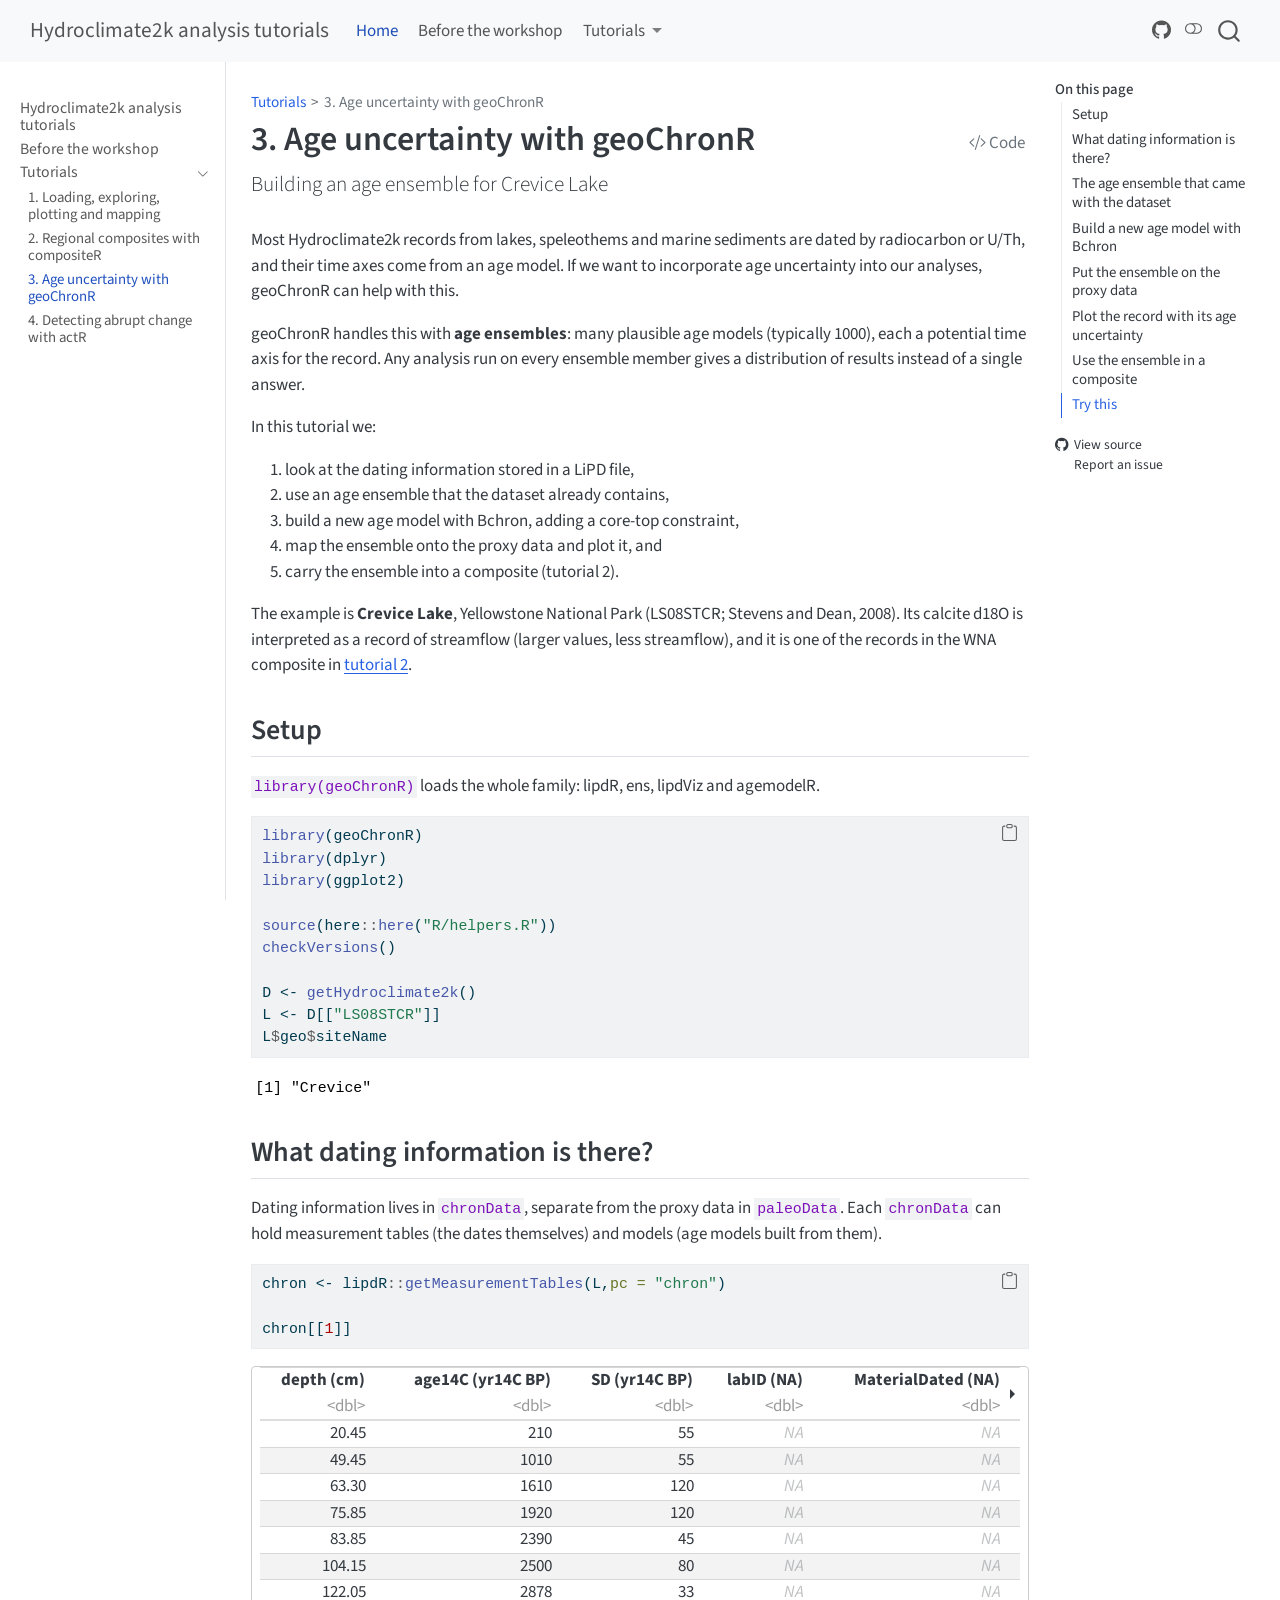
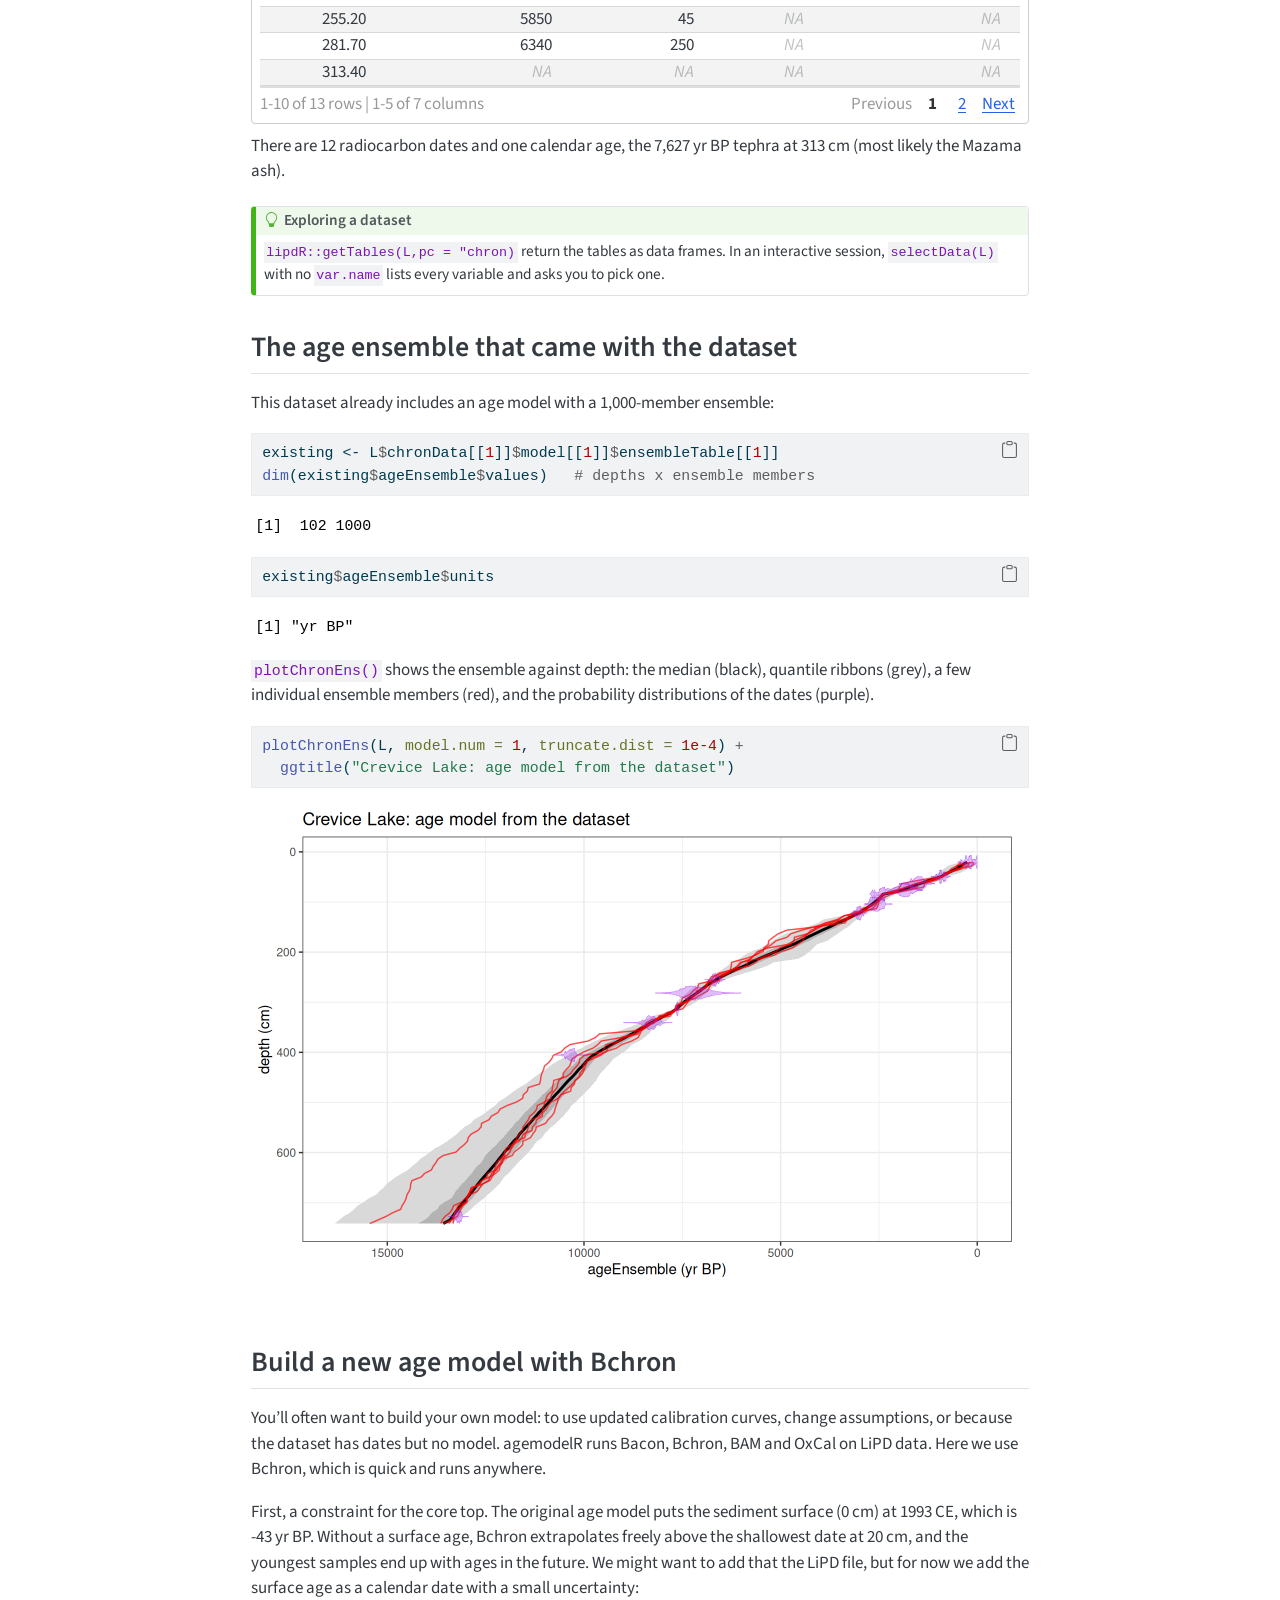
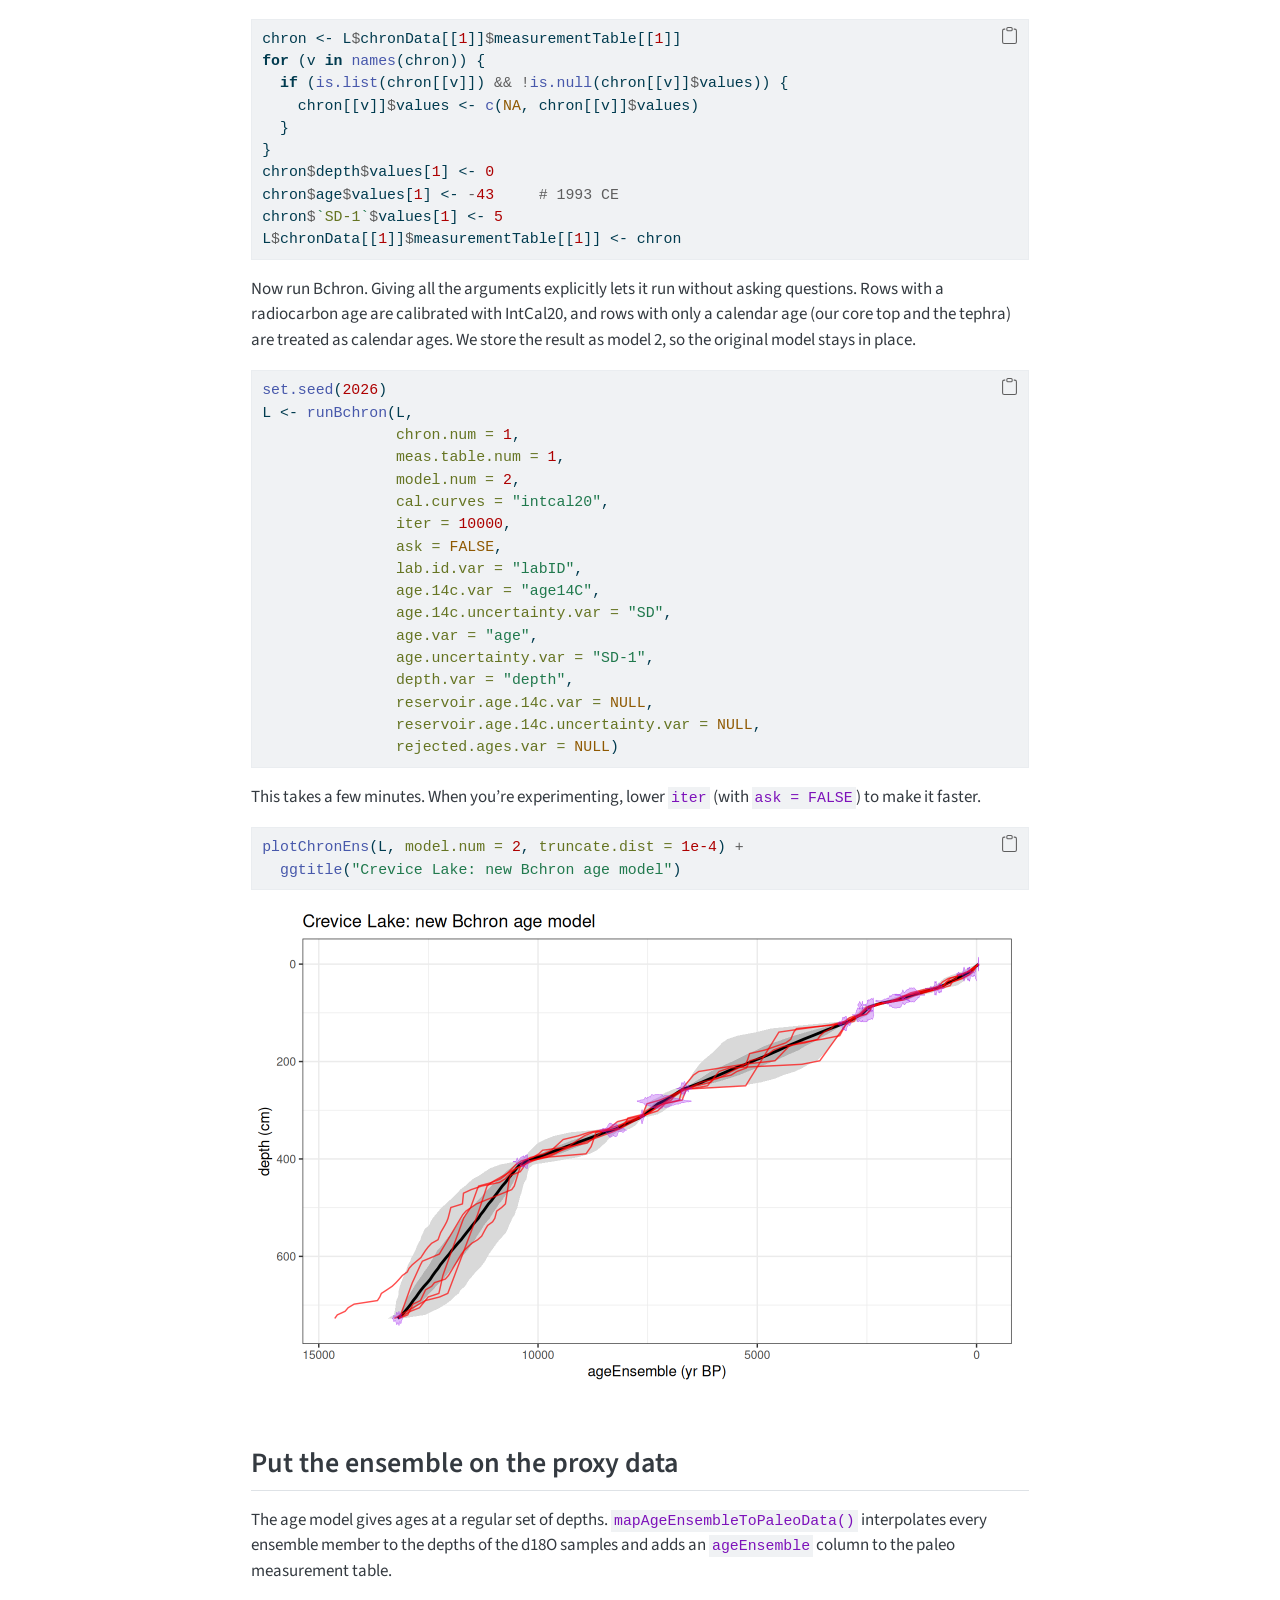
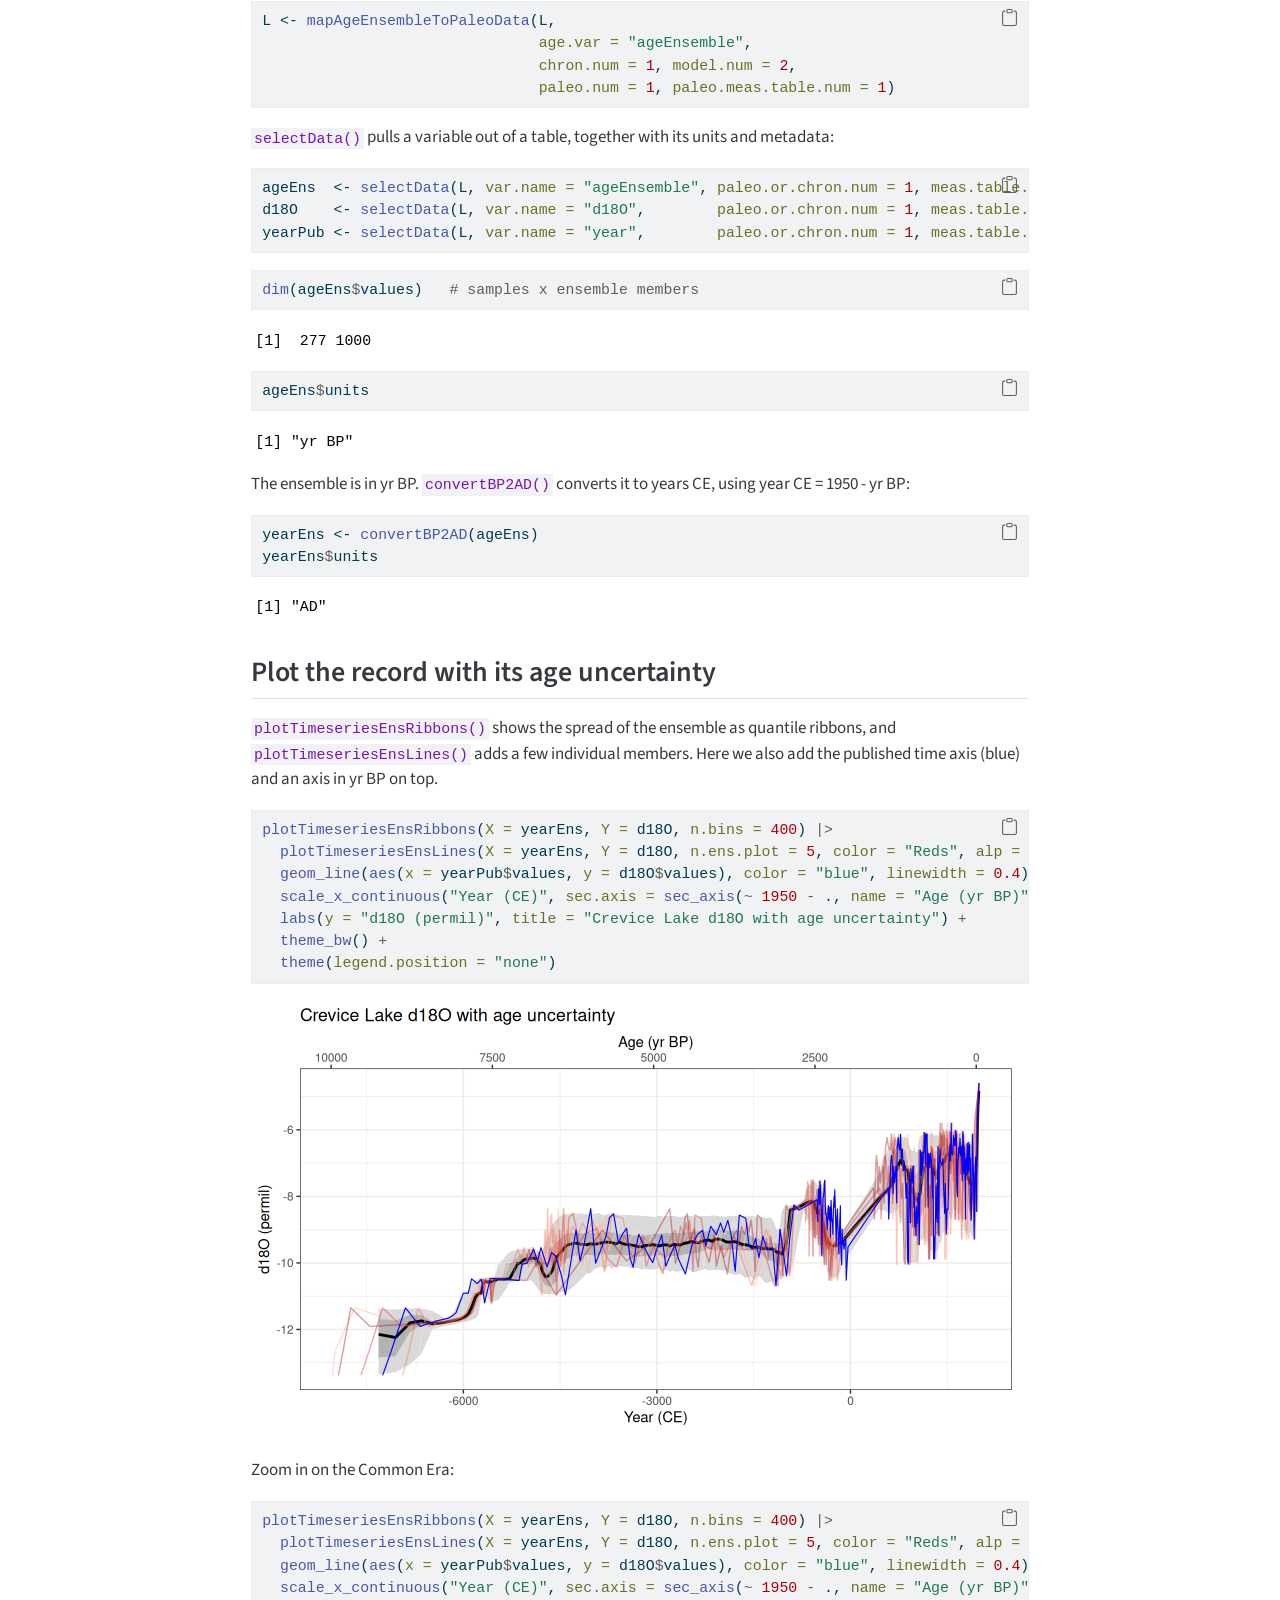
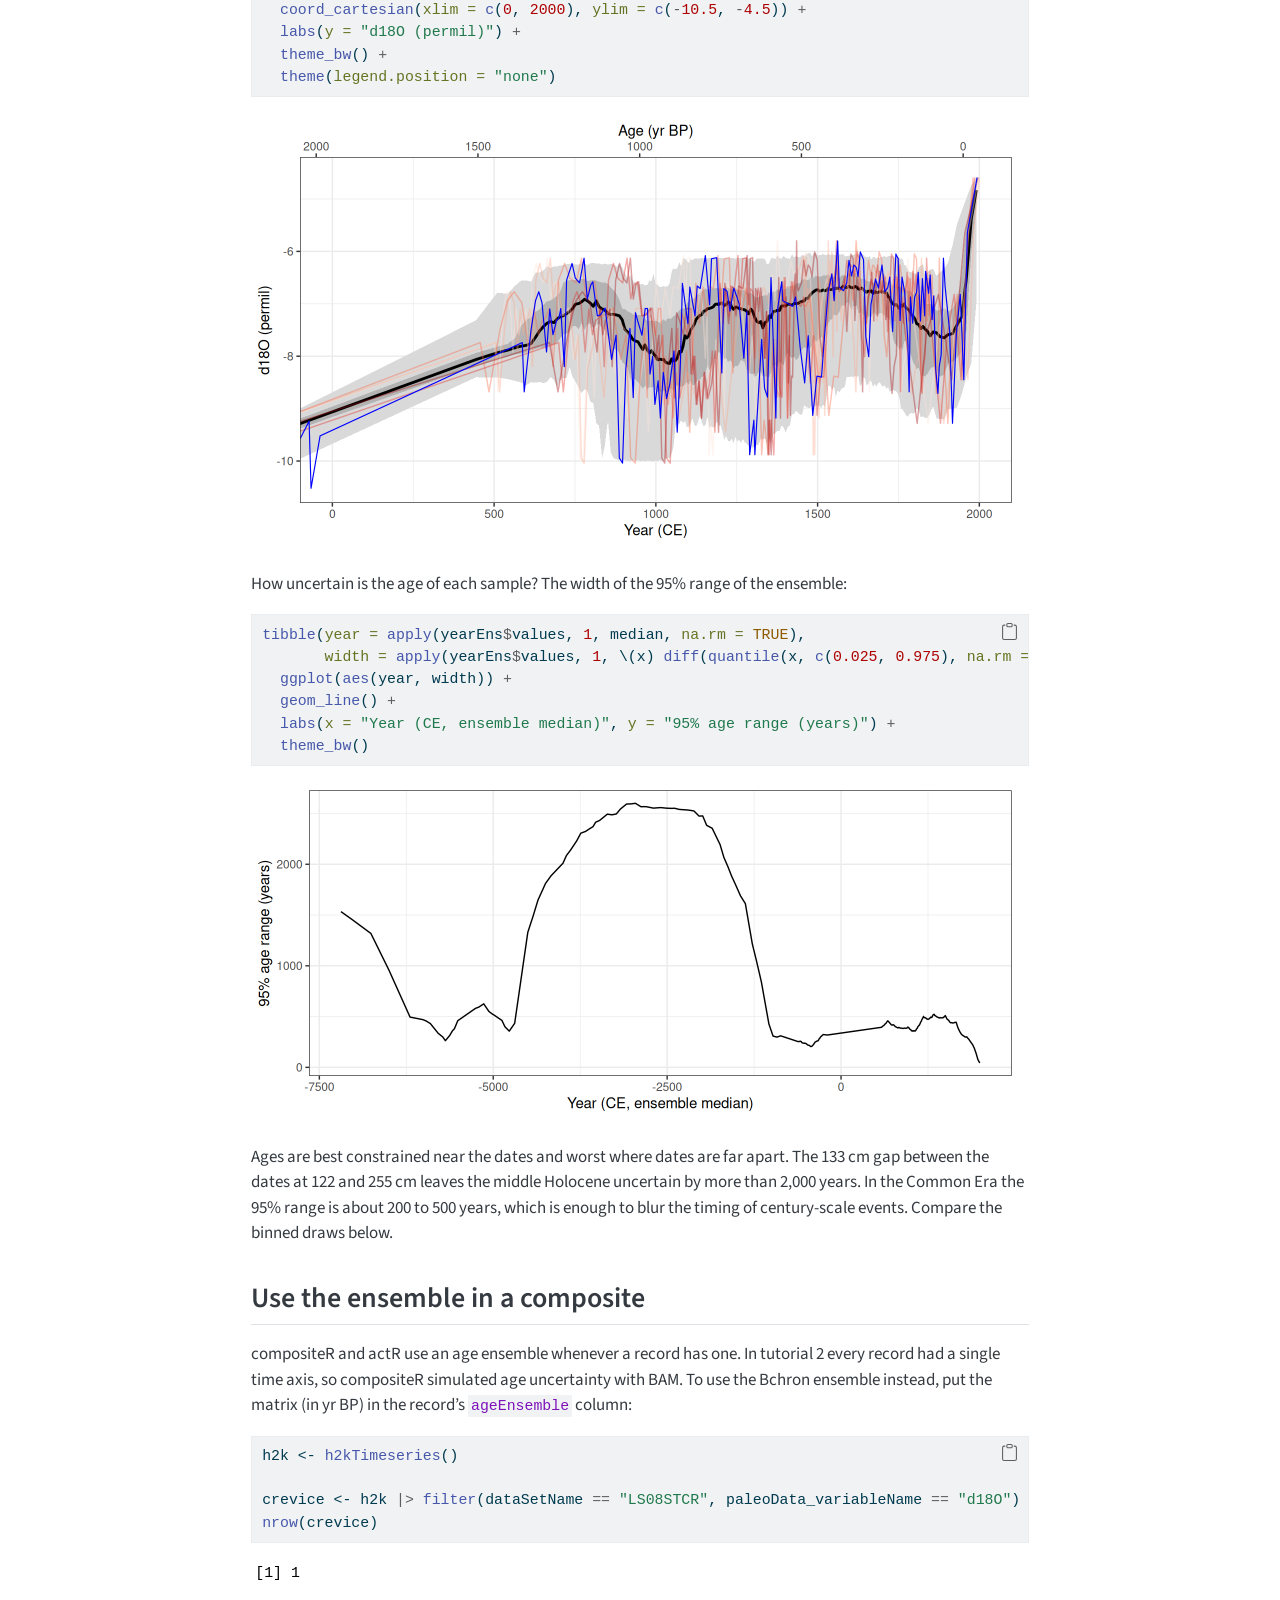
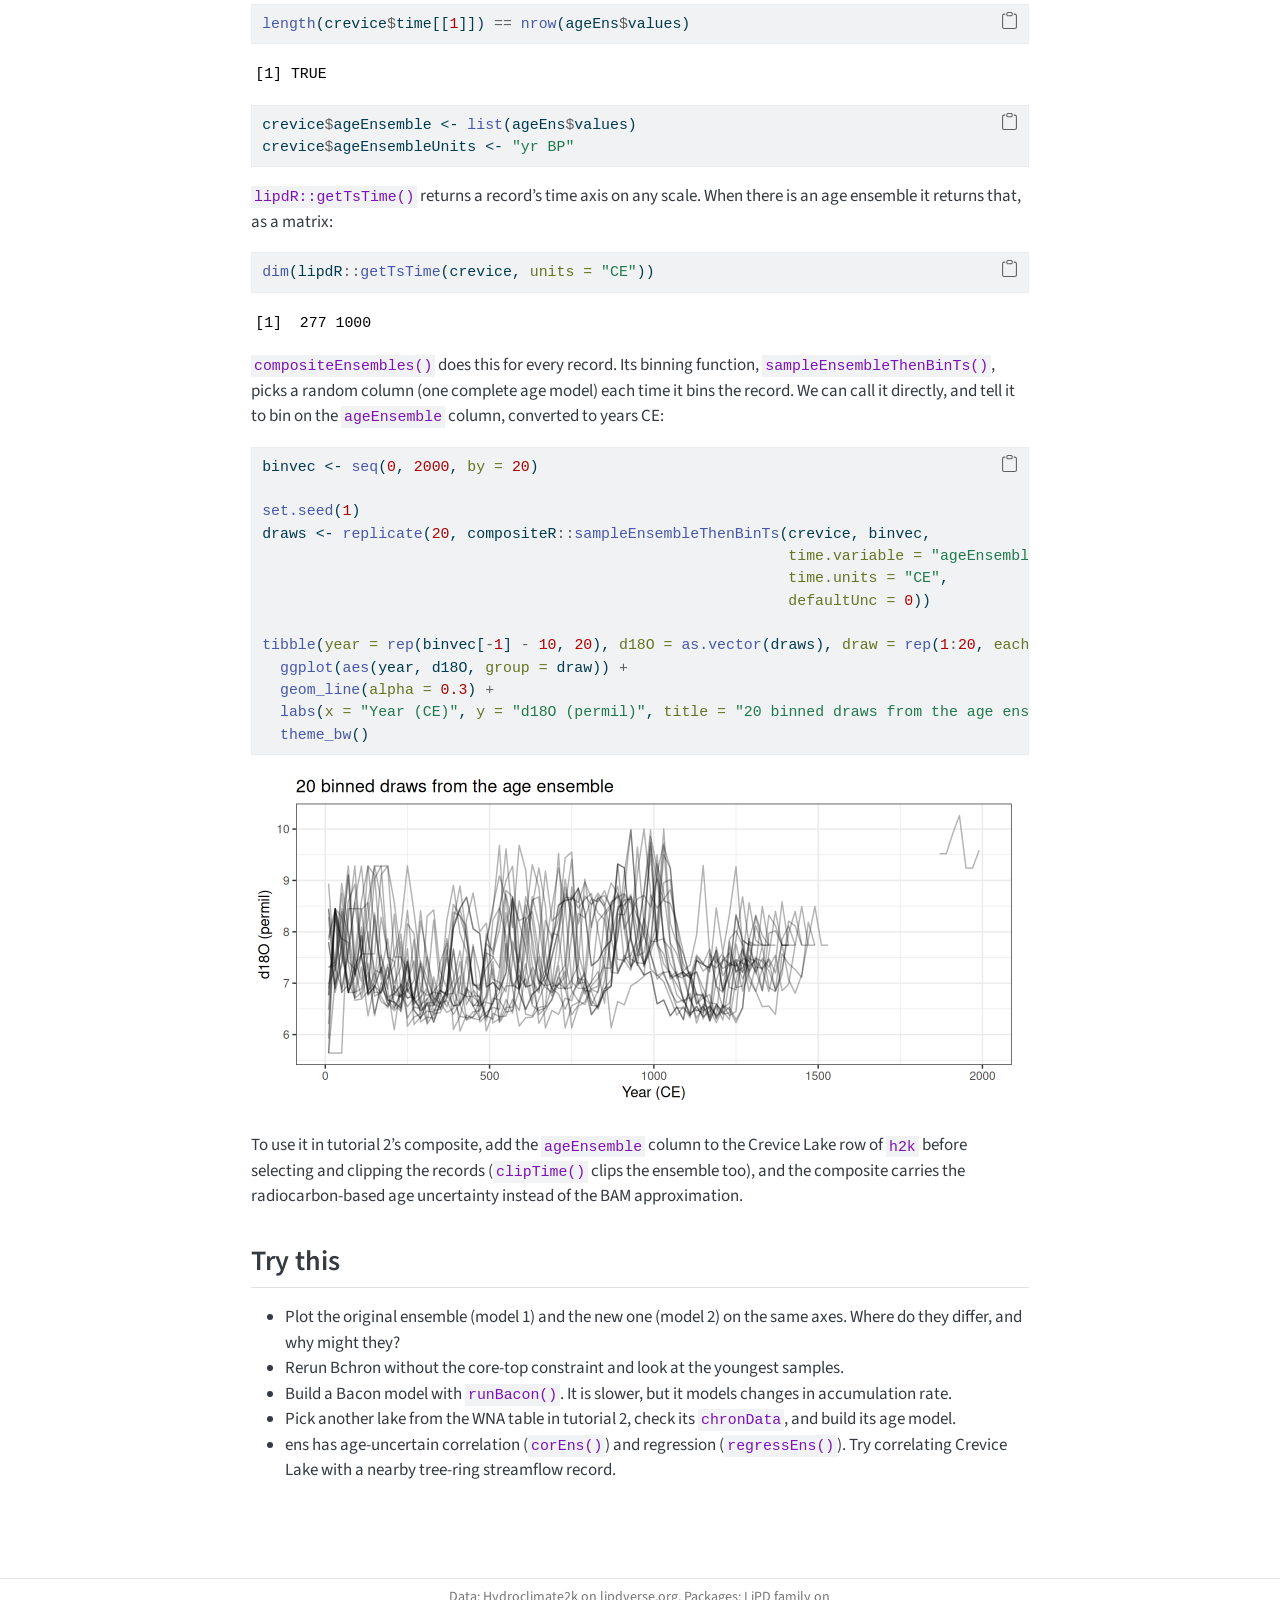
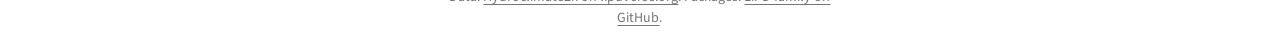
<file: tutorials/03-geoChronR.html>
<!DOCTYPE html>
<html xmlns="http://www.w3.org/1999/xhtml" lang="en" xml:lang="en"><head>

<meta charset="utf-8">
<meta name="generator" content="quarto-1.11.9">

<meta name="viewport" content="width=device-width, initial-scale=1.0, user-scalable=yes">


<title>3. Age uncertainty with geoChronR – Hydroclimate2k analysis tutorials</title>
<style>
/* Default styles provided by pandoc.
** See https://pandoc.org/MANUAL.html#variables-for-html for config info.
*/
span.smallcaps{font-variant: small-caps;}
div.columns{display: flex; gap: 1.5em;}
div.column{flex: auto;}
@media screen {
div.columns{gap: min(4vw, 1.5em);}
div.column{overflow-x: auto;}
}
div.hanging-indent{margin-left: 1.5em; text-indent: -1.5em;}
ul.task-list{list-style: none;}
ul.task-list li input[type="checkbox"] {
  width: 0.8em;
  margin: 0 0.8em 0.2em -1em; /* quarto-specific, see https://github.com/quarto-dev/quarto-cli/issues/4556 */ 
  vertical-align: middle;
}
/* CSS for syntax highlighting */
html { -webkit-text-size-adjust: 100%; }
pre > code.sourceCode { white-space: pre; position: relative; }
pre > code.sourceCode > span { display: inline-block; line-height: 1.25; }
pre > code.sourceCode > span:empty { height: 1.2em; }
.sourceCode { overflow: visible; }
code.sourceCode > span { color: inherit; text-decoration: inherit; }
div.sourceCode { margin: 1em 0; }
pre.sourceCode { margin: 0; }
@media screen {
div.sourceCode { overflow: auto; }
}
@media print {
pre > code.sourceCode { white-space: pre-wrap; }
pre > code.sourceCode > span { text-indent: -5em; padding-left: 5em; }
}
pre.numberSource code
  { counter-reset: source-line 0; }
pre.numberSource code > span
  { position: relative; left: -4em; counter-increment: source-line; }
pre.numberSource code > span > a:first-child::before
  { content: counter(source-line);
    position: relative; left: -1em; text-align: right; vertical-align: baseline;
    border: none; display: inline-block;
    -webkit-touch-callout: none; -webkit-user-select: none;
    -khtml-user-select: none; -moz-user-select: none;
    -ms-user-select: none; user-select: none;
    padding: 0 4px; width: 4em;
  }
pre.numberSource { margin-left: 3em;  padding-left: 4px; }
div.sourceCode
  {   }
@media screen {
pre > code.sourceCode > span > a:first-child::before { text-decoration: underline; }
}
</style>


<script src="../site_libs/quarto-nav/quarto-nav.js"></script>
<script src="../site_libs/quarto-nav/headroom.min.js"></script>
<script src="../site_libs/clipboard/clipboard.min.js"></script>
<script src="../site_libs/quarto-search/autocomplete.umd.js"></script>
<script src="../site_libs/quarto-search/fuse.min.js"></script>
<script src="../site_libs/quarto-search/quarto-search.js"></script>
<meta name="quarto:offset" content="../">
<script src="../site_libs/quarto-html/quarto.js" type="module"></script>
<script src="../site_libs/quarto-html/tabsets/tabsets.js" type="module"></script>
<script src="../site_libs/quarto-html/scrollable-regions/scrollable-regions.js" type="module"></script>
<script src="../site_libs/quarto-html/popper.min.js"></script>
<script src="../site_libs/quarto-html/tippy.umd.min.js"></script>
<script src="../site_libs/quarto-html/anchor.min.js"></script>
<link href="../site_libs/quarto-html/tippy.css" rel="stylesheet">
<link href="../site_libs/quarto-html/quarto-syntax-highlighting-63b5708e65d6cd79cd7618c58d0c21e7.css" rel="stylesheet" class="quarto-color-scheme" id="quarto-text-highlighting-styles">
<link href="../site_libs/quarto-html/quarto-syntax-highlighting-dark-447e42e69aaa9833c0ba1b986f430b20.css" rel="stylesheet" class="quarto-color-scheme quarto-color-alternate" id="quarto-text-highlighting-styles">
<link href="../site_libs/quarto-html/quarto-syntax-highlighting-63b5708e65d6cd79cd7618c58d0c21e7.css" rel="stylesheet" class="quarto-color-scheme-extra" id="quarto-text-highlighting-styles">
<script src="../site_libs/bootstrap/bootstrap.min.js"></script>
<link href="../site_libs/bootstrap/bootstrap-icons.css" rel="stylesheet">
<link href="../site_libs/bootstrap/bootstrap-cd40264fafe0011b83db7b1371143c7b.min.css" rel="stylesheet" append-hash="true" class="quarto-color-scheme" id="quarto-bootstrap" data-mode="light">
<link href="../site_libs/bootstrap/bootstrap-dark-d98883ac312bea4e32263ada7713f865.min.css" rel="stylesheet" append-hash="true" class="quarto-color-scheme quarto-color-alternate" id="quarto-bootstrap" data-mode="dark">
<link href="../site_libs/bootstrap/bootstrap-cd40264fafe0011b83db7b1371143c7b.min.css" rel="stylesheet" append-hash="true" class="quarto-color-scheme-extra" id="quarto-bootstrap" data-mode="light">
<script id="quarto-search-options" type="application/json">{
  "location": "navbar",
  "copy-button": false,
  "collapse-after": 3,
  "panel-placement": "end",
  "type": "overlay",
  "limit": 50,
  "keyboard-shortcut": [
    "f",
    "/",
    "s"
  ],
  "show-item-context": false,
  "language": {
    "search-no-results-text": "No results",
    "search-matching-documents-text": "matching documents",
    "search-copy-link-title": "Copy link to search",
    "search-hide-matches-text": "Hide additional matches",
    "search-more-match-text": "more match in this document",
    "search-more-matches-text": "more matches in this document",
    "search-clear-button-title": "Clear",
    "search-text-placeholder": "",
    "search-detached-cancel-button-title": "Cancel",
    "search-submit-button-title": "Submit",
    "search-label": "Search"
  }
}</script>
<link href="../site_libs/pagedtable-1.1/css/pagedtable.css" rel="stylesheet">
<script src="../site_libs/pagedtable-1.1/js/pagedtable.js"></script>


</head>

<body class="nav-sidebar docked nav-fixed quarto-light"><a id="quarto-skip-link" class="visually-hidden-focusable" href="#quarto-document-content">Skip to main content</a><script id="quarto-html-before-body" type="application/javascript">
    const toggleBodyColorMode = (bsSheetEl) => {
      const mode = bsSheetEl.getAttribute("data-mode");
      const bodyEl = window.document.querySelector("body");
      if (mode === "dark") {
        bodyEl.classList.add("quarto-dark");
        bodyEl.classList.remove("quarto-light");
      } else {
        bodyEl.classList.add("quarto-light");
        bodyEl.classList.remove("quarto-dark");
      }
    }
    const toggleBodyColorPrimary = () => {
      const bsSheetEl = window.document.querySelector("link#quarto-bootstrap:not([rel=disabled-stylesheet])");
      if (bsSheetEl) {
        toggleBodyColorMode(bsSheetEl);
      }
    }
    const setColorSchemeToggle = (alternate) => {
      const toggles = window.document.querySelectorAll('.quarto-color-scheme-toggle');
      for (let i=0; i < toggles.length; i++) {
        const toggle = toggles[i];
        if (toggle) {
          toggle.setAttribute("aria-checked", alternate ? "true" : "false");
          if (alternate) {
            toggle.classList.add("alternate");
          } else {
            toggle.classList.remove("alternate");
          }
        }
      }
    };
    const toggleColorMode = (alternate) => {
      // Switch the stylesheets
      const primaryStylesheets = window.document.querySelectorAll('link.quarto-color-scheme:not(.quarto-color-alternate)');
      const alternateStylesheets = window.document.querySelectorAll('link.quarto-color-scheme.quarto-color-alternate');
      manageTransitions('#quarto-margin-sidebar .nav-link', false);
      if (alternate) {
        // note: dark is layered on light, we don't disable primary!
        enableStylesheet(alternateStylesheets);
        for (const sheetNode of alternateStylesheets) {
          if (sheetNode.id === "quarto-bootstrap") {
            toggleBodyColorMode(sheetNode);
          }
        }
      } else {
        disableStylesheet(alternateStylesheets);
        enableStylesheet(primaryStylesheets)
        toggleBodyColorPrimary();
      }
      manageTransitions('#quarto-margin-sidebar .nav-link', true);
      // Switch the toggles
      setColorSchemeToggle(alternate)
    }
    // Hack to workaround the fact that safari doesn't
    // properly recolor the scrollbar when toggling (#1455).
    // Not run on load: stylesheets are set before first paint there, and
    // scrolling would undo the scroll to a URL fragment (#14973).
    // The one pixel nudge keeps the reader where they were.
    const refreshSafariScrollbar = () => {
      if (navigator.userAgent.indexOf('Safari') > 0 && navigator.userAgent.indexOf('Chrome') == -1) {
        manageTransitions("body", false);
        const scrollY = window.scrollY;
        window.scrollTo(0, scrollY > 0 ? scrollY - 1 : 1);
        setTimeout(() => {
          window.scrollTo(0, scrollY);
          manageTransitions("body", true);
        }, 40);
      }
    }
    const disableStylesheet = (stylesheets) => {
      for (let i=0; i < stylesheets.length; i++) {
        const stylesheet = stylesheets[i];
        stylesheet.rel = 'disabled-stylesheet';
      }
    }
    const enableStylesheet = (stylesheets) => {
      for (let i=0; i < stylesheets.length; i++) {
        const stylesheet = stylesheets[i];
        if(stylesheet.rel !== 'stylesheet') { // for Chrome, which will still FOUC without this check
          stylesheet.rel = 'stylesheet';
        }
      }
    }
    const manageTransitions = (selector, allowTransitions) => {
      const els = window.document.querySelectorAll(selector);
      for (let i=0; i < els.length; i++) {
        const el = els[i];
        if (allowTransitions) {
          el.classList.remove('notransition');
        } else {
          el.classList.add('notransition');
        }
      }
    }
    const isFileUrl = () => {
      return window.location.protocol === 'file:';
    }
    const hasAlternateSentinel = () => {
      let styleSentinel = getColorSchemeSentinel();
      if (styleSentinel !== null) {
        return styleSentinel === "alternate";
      } else {
        return false;
      }
    }
    const setStyleSentinel = (alternate) => {
      const value = alternate ? "alternate" : "default";
      if (!isFileUrl()) {
        window.localStorage.setItem("quarto-color-scheme", value);
      } else {
        localAlternateSentinel = value;
      }
    }
    const getColorSchemeSentinel = () => {
      if (!isFileUrl()) {
        const storageValue = window.localStorage.getItem("quarto-color-scheme");
        return storageValue != null ? storageValue : localAlternateSentinel;
      } else {
        return localAlternateSentinel;
      }
    }
    const toggleGiscusIfUsed = (isAlternate, darkModeDefault) => {
      const baseTheme = document.querySelector('#giscus-base-theme')?.value ?? 'light';
      const alternateTheme = document.querySelector('#giscus-alt-theme')?.value ?? 'dark';
      let newTheme = '';
      if(authorPrefersDark) {
        newTheme = isAlternate ? baseTheme : alternateTheme;
      } else {
        newTheme = isAlternate ? alternateTheme : baseTheme;
      }
      const changeGiscusTheme = () => {
        // From: https://github.com/giscus/giscus/issues/336
        const sendMessage = (message) => {
          const iframe = document.querySelector('iframe.giscus-frame');
          if (!iframe) return;
          iframe.contentWindow.postMessage({ giscus: message }, 'https://giscus.app');
        }
        sendMessage({
          setConfig: {
            theme: newTheme
          }
        });
      }
      const isGiscussLoaded = window.document.querySelector('iframe.giscus-frame') !== null;
      if (isGiscussLoaded) {
        changeGiscusTheme();
      }
    };
    const authorPrefersDark = false;
    const darkModeDefault = authorPrefersDark;
      document.querySelector('link#quarto-text-highlighting-styles.quarto-color-scheme-extra').rel = 'disabled-stylesheet';
      document.querySelector('link#quarto-bootstrap.quarto-color-scheme-extra').rel = 'disabled-stylesheet';
    let localAlternateSentinel = darkModeDefault ? 'alternate' : 'default';
    // Dark / light mode switch
    window.quartoToggleColorScheme = () => {
      // Read the current dark / light value
      let toAlternate = !hasAlternateSentinel();
      toggleColorMode(toAlternate);
      refreshSafariScrollbar();
      setStyleSentinel(toAlternate);
      toggleGiscusIfUsed(toAlternate, darkModeDefault);
      window.dispatchEvent(new Event('resize'));
    };
    // Switch to dark mode if need be
    if (hasAlternateSentinel()) {
      toggleColorMode(true);
    } else {
      toggleColorMode(false);
    }
  </script>

<div id="quarto-search-results"></div>
  <header id="quarto-header" class="headroom fixed-top">
    <nav class="navbar navbar-expand-lg " data-bs-theme="dark" aria-label="Site">
      <div class="navbar-container container-fluid">
      <div class="navbar-brand-container mx-auto">
    <a class="navbar-brand" href="../index.html">
    <span class="navbar-title">Hydroclimate2k analysis tutorials</span>
    </a>
  </div>
          <button class="navbar-toggler" type="button" data-bs-toggle="collapse" data-bs-target="#navbarCollapse" aria-controls="navbarCollapse" aria-expanded="false" aria-label="Toggle navigation" onclick="if (window.quartoToggleHeadroom) { window.quartoToggleHeadroom(); }">
  <span class="navbar-toggler-icon"></span>
</button>
          <div class="collapse navbar-collapse" id="navbarCollapse">
            <ul class="navbar-nav navbar-nav-scroll me-auto">
  <li class="nav-item">
    <a class="nav-link active" href="../index.html" aria-current="page"> 
<span class="menu-text">Home</span></a>
  </li>  
  <li class="nav-item">
    <a class="nav-link" href="../setup.html"> 
<span class="menu-text">Before the workshop</span></a>
  </li>  
  <li class="nav-item dropdown ">
    <a class="nav-link dropdown-toggle" href="#" id="nav-menu-tutorials" role="link" data-bs-toggle="dropdown" aria-expanded="false">
 <span class="menu-text">Tutorials</span>
    </a>
    <ul class="dropdown-menu" aria-labelledby="nav-menu-tutorials">    
        <li>
    <a class="dropdown-item" href="../tutorials/01-load-plot-map.html">
 <span class="dropdown-text">1. Loading, exploring, plotting and mapping</span></a>
  </li>  
        <li>
    <a class="dropdown-item" href="../tutorials/02-compositeR.html">
 <span class="dropdown-text">2. Regional composites with compositeR</span></a>
  </li>  
        <li>
    <a class="dropdown-item" href="../tutorials/03-geoChronR.html">
 <span class="dropdown-text">3. Age uncertainty with geoChronR</span></a>
  </li>  
        <li>
    <a class="dropdown-item" href="../tutorials/04-actR.html">
 <span class="dropdown-text">4. Detecting abrupt change with actR</span></a>
  </li>  
    </ul>
  </li>
</ul>
            <ul class="navbar-nav navbar-nav-scroll ms-auto">
  <li class="nav-item compact">
    <a class="nav-link" href="https://github.com/nickmckay/hydroclimate2k-analysis-tutorials"> <i class="bi bi-github" role="img">
</i> 
<span class="menu-text"></span></a>
  </li>  
</ul>
          </div> <!-- /navcollapse -->
            <div class="quarto-navbar-tools">
  <button type="button" role="switch" aria-checked="false" class="quarto-color-scheme-toggle quarto-navigation-tool  px-1" onclick="window.quartoToggleColorScheme(); return false;" title="Toggle dark mode" aria-label="Toggle dark mode"><i class="bi"></i></button>
</div>
            <div id="quarto-search" class="" title="Search"></div>
      </div> <!-- /container-fluid -->
    </nav>
  <nav class="quarto-secondary-nav" aria-label="Toolbar">
    <div class="container-fluid d-flex">
      <button type="button" class="quarto-btn-toggle btn" data-bs-toggle="collapse" role="button" data-bs-target=".quarto-sidebar-collapse-item" aria-controls="quarto-sidebar" aria-expanded="false" aria-label="Toggle sidebar navigation" onclick="if (window.quartoToggleHeadroom) { window.quartoToggleHeadroom(); }">
        <i class="bi bi-layout-text-sidebar-reverse"></i>
      </button>
        <nav class="quarto-page-breadcrumbs" aria-label="Breadcrumbs"><ol class="breadcrumb"><li class="breadcrumb-item"><a href="../tutorials/01-load-plot-map.html">Tutorials</a></li><li class="breadcrumb-item"><a href="../tutorials/03-geoChronR.html">3. Age uncertainty with geoChronR</a></li></ol></nav>
        <a class="flex-grow-1" data-bs-toggle="collapse" data-bs-target=".quarto-sidebar-collapse-item" onclick="if (window.quartoToggleHeadroom) { window.quartoToggleHeadroom(); }">      
        </a>
    </div>
  </nav>
</header>
<!-- content -->
<div id="quarto-content" class="quarto-container page-columns page-rows-contents page-layout-article page-navbar">
<!-- sidebar -->
  <nav id="quarto-sidebar" class="sidebar collapse collapse-horizontal quarto-sidebar-collapse-item sidebar-navigation docked overflow-auto" aria-label="Section">
    <div class="sidebar-menu-container"> 
    <ul class="list-unstyled mt-1">
        <li class="sidebar-item">
  <div class="sidebar-item-container"> 
  <a href="../index.html" class="sidebar-item-text sidebar-link">
 <span class="menu-text">Hydroclimate2k analysis tutorials</span></a>
  </div>
</li>
        <li class="sidebar-item">
  <div class="sidebar-item-container"> 
  <a href="../setup.html" class="sidebar-item-text sidebar-link">
 <span class="menu-text">Before the workshop</span></a>
  </div>
</li>
        <li class="sidebar-item sidebar-item-section">
      <div class="sidebar-item-container"> 
            <button type="button" class="sidebar-item-text sidebar-item-toggle sidebar-link text-start" data-bs-toggle="collapse" data-bs-target="#quarto-sidebar-section-1" aria-controls="quarto-sidebar-section-1" aria-expanded="true">
 <span class="menu-text" id="quarto-sidebar-section-1-label">Tutorials</span><i class="bi bi-chevron-right" aria-hidden="true"></i></button>
      </div>
      <ul id="quarto-sidebar-section-1" aria-labelledby="quarto-sidebar-section-1-label" class="collapse list-unstyled sidebar-section depth1 show">  
          <li class="sidebar-item">
  <div class="sidebar-item-container"> 
  <a href="../tutorials/01-load-plot-map.html" class="sidebar-item-text sidebar-link">
 <span class="menu-text">1. Loading, exploring, plotting and mapping</span></a>
  </div>
</li>
          <li class="sidebar-item">
  <div class="sidebar-item-container"> 
  <a href="../tutorials/02-compositeR.html" class="sidebar-item-text sidebar-link">
 <span class="menu-text">2. Regional composites with compositeR</span></a>
  </div>
</li>
          <li class="sidebar-item">
  <div class="sidebar-item-container"> 
  <a href="../tutorials/03-geoChronR.html" class="sidebar-item-text sidebar-link active">
 <span class="menu-text">3. Age uncertainty with geoChronR</span></a>
  </div>
</li>
          <li class="sidebar-item">
  <div class="sidebar-item-container"> 
  <a href="../tutorials/04-actR.html" class="sidebar-item-text sidebar-link">
 <span class="menu-text">4. Detecting abrupt change with actR</span></a>
  </div>
</li>
      </ul>
  </li>
    </ul>
    </div>
</nav>
<div id="quarto-sidebar-glass" class="quarto-sidebar-collapse-item" data-bs-toggle="collapse" data-bs-target=".quarto-sidebar-collapse-item"></div>
<!-- margin-sidebar -->
    <div id="quarto-margin-sidebar" class="sidebar margin-sidebar">
        <nav id="TOC" role="doc-toc" aria-labelledby="toc-title" class="toc-active">
    <h2 id="toc-title">On this page</h2>
   
  <ul>
  <li><a href="#setup" id="toc-setup" class="nav-link active" data-scroll-target="#setup">Setup</a></li>
  <li><a href="#what-dating-information-is-there" id="toc-what-dating-information-is-there" class="nav-link" data-scroll-target="#what-dating-information-is-there">What dating information is there?</a></li>
  <li><a href="#the-age-ensemble-that-came-with-the-dataset" id="toc-the-age-ensemble-that-came-with-the-dataset" class="nav-link" data-scroll-target="#the-age-ensemble-that-came-with-the-dataset">The age ensemble that came with the dataset</a></li>
  <li><a href="#build-a-new-age-model-with-bchron" id="toc-build-a-new-age-model-with-bchron" class="nav-link" data-scroll-target="#build-a-new-age-model-with-bchron">Build a new age model with Bchron</a></li>
  <li><a href="#put-the-ensemble-on-the-proxy-data" id="toc-put-the-ensemble-on-the-proxy-data" class="nav-link" data-scroll-target="#put-the-ensemble-on-the-proxy-data">Put the ensemble on the proxy data</a></li>
  <li><a href="#plot-the-record-with-its-age-uncertainty" id="toc-plot-the-record-with-its-age-uncertainty" class="nav-link" data-scroll-target="#plot-the-record-with-its-age-uncertainty">Plot the record with its age uncertainty</a></li>
  <li><a href="#use-the-ensemble-in-a-composite" id="toc-use-the-ensemble-in-a-composite" class="nav-link" data-scroll-target="#use-the-ensemble-in-a-composite">Use the ensemble in a composite</a></li>
  <li><a href="#try-this" id="toc-try-this" class="nav-link" data-scroll-target="#try-this">Try this</a></li>
  </ul>
<div class="toc-actions"><ul><li><a href="https://github.com/nickmckay/hydroclimate2k-analysis-tutorials/blob/main/tutorials/03-geoChronR.qmd" class="toc-action"><i class="bi bi-github"></i>View source</a></li><li><a href="https://github.com/nickmckay/hydroclimate2k-analysis-tutorials/issues/new" class="toc-action"><i class="bi empty"></i>Report an issue</a></li></ul></div></nav>
    </div>
<!-- main -->
<main class="content" id="quarto-document-content" tabindex="-1">


<header id="title-block-header" class="quarto-title-block default"><nav class="quarto-page-breadcrumbs quarto-title-breadcrumbs d-none d-lg-block" aria-label="Breadcrumbs"><ol class="breadcrumb"><li class="breadcrumb-item"><a href="../tutorials/01-load-plot-map.html">Tutorials</a></li><li class="breadcrumb-item"><a href="../tutorials/03-geoChronR.html">3. Age uncertainty with geoChronR</a></li></ol></nav>
<div class="quarto-title">
<div class="quarto-title-block"><div><h1 class="title">3. Age uncertainty with geoChronR</h1><button type="button" class="btn code-tools-button" id="quarto-code-tools-source"><i class="bi"></i> Code</button></div></div>
<p class="subtitle lead">Building an age ensemble for Crevice Lake</p>
</div>



<div class="quarto-title-meta">

    
  
    
  </div>
  


</header>


<p>Most Hydroclimate2k records from lakes, speleothems and marine sediments are dated by radiocarbon or U/Th, and their time axes come from an age model. If we want to incorporate age uncertainty into our analyses, geoChronR can help with this.</p>
<p>geoChronR handles this with <strong>age ensembles</strong>: many plausible age models (typically 1000), each a potential time axis for the record. Any analysis run on every ensemble member gives a distribution of results instead of a single answer.</p>
<p>In this tutorial we:</p>
<ol type="1">
<li>look at the dating information stored in a LiPD file,</li>
<li>use an age ensemble that the dataset already contains,</li>
<li>build a new age model with Bchron, adding a core-top constraint,</li>
<li>map the ensemble onto the proxy data and plot it, and</li>
<li>carry the ensemble into a composite (tutorial 2).</li>
</ol>
<p>The example is <strong>Crevice Lake</strong>, Yellowstone National Park (LS08STCR; Stevens and Dean, 2008). Its calcite d18O is interpreted as a record of streamflow (larger values, less streamflow), and it is one of the records in the WNA composite in <a href="../tutorials/02-compositeR.html">tutorial 2</a>.</p>
<section id="setup" class="level2">
<h2 class="anchored" data-anchor-id="setup">Setup</h2>
<p><code>library(geoChronR)</code> loads the whole family: lipdR, ens, lipdViz and agemodelR.</p>
<div class="cell">
<div class="code-copy-outer-scaffold"><div class="sourceCode cell-code" id="cb1"><pre class="sourceCode r code-with-copy"><code class="sourceCode r"><span id="cb1-1"><a href="#cb1-1" aria-hidden="true" tabindex="-1"></a><span class="fu">library</span>(geoChronR)</span>
<span id="cb1-2"><a href="#cb1-2" aria-hidden="true" tabindex="-1"></a><span class="fu">library</span>(dplyr)</span>
<span id="cb1-3"><a href="#cb1-3" aria-hidden="true" tabindex="-1"></a><span class="fu">library</span>(ggplot2)</span>
<span id="cb1-4"><a href="#cb1-4" aria-hidden="true" tabindex="-1"></a></span>
<span id="cb1-5"><a href="#cb1-5" aria-hidden="true" tabindex="-1"></a><span class="fu">source</span>(here<span class="sc">::</span><span class="fu">here</span>(<span class="st">"R/helpers.R"</span>))</span>
<span id="cb1-6"><a href="#cb1-6" aria-hidden="true" tabindex="-1"></a><span class="fu">checkVersions</span>()</span>
<span id="cb1-7"><a href="#cb1-7" aria-hidden="true" tabindex="-1"></a></span>
<span id="cb1-8"><a href="#cb1-8" aria-hidden="true" tabindex="-1"></a>D <span class="ot">&lt;-</span> <span class="fu">getHydroclimate2k</span>()</span>
<span id="cb1-9"><a href="#cb1-9" aria-hidden="true" tabindex="-1"></a>L <span class="ot">&lt;-</span> D[[<span class="st">"LS08STCR"</span>]]</span>
<span id="cb1-10"><a href="#cb1-10" aria-hidden="true" tabindex="-1"></a>L<span class="sc">$</span>geo<span class="sc">$</span>siteName</span></code></pre></div><button title="Copy to Clipboard" class="code-copy-button"><i class="bi"></i></button></div>
<div class="cell-output cell-output-stdout">
<pre><code>[1] "Crevice"</code></pre>
</div>
</div>
</section>
<section id="what-dating-information-is-there" class="level2">
<h2 class="anchored" data-anchor-id="what-dating-information-is-there">What dating information is there?</h2>
<p>Dating information lives in <code>chronData</code>, separate from the proxy data in <code>paleoData</code>. Each <code>chronData</code> can hold measurement tables (the dates themselves) and models (age models built from them).</p>
<div class="cell">
<div class="code-copy-outer-scaffold"><div class="sourceCode cell-code" id="cb3"><pre class="sourceCode r code-with-copy"><code class="sourceCode r"><span id="cb3-1"><a href="#cb3-1" aria-hidden="true" tabindex="-1"></a>chron <span class="ot">&lt;-</span> lipdR<span class="sc">::</span><span class="fu">getMeasurementTables</span>(L,<span class="at">pc =</span> <span class="st">"chron"</span>) </span>
<span id="cb3-2"><a href="#cb3-2" aria-hidden="true" tabindex="-1"></a>  </span>
<span id="cb3-3"><a href="#cb3-3" aria-hidden="true" tabindex="-1"></a>chron[[<span class="dv">1</span>]]</span></code></pre></div><button title="Copy to Clipboard" class="code-copy-button"><i class="bi"></i></button></div>
<div class="cell-output-display">
<div data-pagedtable="false">
  <script data-pagedtable-source="" type="application/json">
{"columns":[{"label":["depth (cm)"],"name":[1],"type":["dbl"],"align":["right"]},{"label":["age14C (yr14C BP)"],"name":[2],"type":["dbl"],"align":["right"]},{"label":["SD (yr14C BP)"],"name":[3],"type":["dbl"],"align":["right"]},{"label":["labID (NA)"],"name":[4],"type":["dbl"],"align":["right"]},{"label":["MaterialDated (NA)"],"name":[5],"type":["dbl"],"align":["right"]},{"label":["age (yr BP)"],"name":[6],"type":["dbl"],"align":["right"]},{"label":["SD-1 (yr BP)"],"name":[7],"type":["dbl"],"align":["right"]}],"data":[{"1":"20.45","2":"210","3":"55","4":"NA","5":"NA","6":"NA","7":"NA"},{"1":"49.45","2":"1010","3":"55","4":"NA","5":"NA","6":"NA","7":"NA"},{"1":"63.30","2":"1610","3":"120","4":"NA","5":"NA","6":"NA","7":"NA"},{"1":"75.85","2":"1920","3":"120","4":"NA","5":"NA","6":"NA","7":"NA"},{"1":"83.85","2":"2390","3":"45","4":"NA","5":"NA","6":"NA","7":"NA"},{"1":"104.15","2":"2500","3":"80","4":"NA","5":"NA","6":"NA","7":"NA"},{"1":"122.05","2":"2878","3":"33","4":"NA","5":"NA","6":"NA","7":"NA"},{"1":"255.20","2":"5850","3":"45","4":"NA","5":"NA","6":"NA","7":"NA"},{"1":"281.70","2":"6340","3":"250","4":"NA","5":"NA","6":"NA","7":"NA"},{"1":"313.40","2":"NA","3":"NA","4":"NA","5":"NA","6":"7627","7":"20"},{"1":"340.90","2":"7510","3":"120","4":"NA","5":"NA","6":"NA","7":"NA"},{"1":"405.45","2":"9145","3":"67","4":"NA","5":"NA","6":"NA","7":"NA"},{"1":"727.45","2":"11300","3":"52","4":"NA","5":"NA","6":"NA","7":"NA"}],"options":{"columns":{"min":{},"max":[10]},"rows":{"min":[10],"max":[10]},"pages":{}}}
  </script>
</div>
</div>
</div>
<p>There are 12 radiocarbon dates and one calendar age, the 7,627 yr BP tephra at 313 cm (most likely the Mazama ash).</p>
<div class="callout callout-style-default callout-tip callout-titled">
<div class="callout-header d-flex align-content-center">
<div class="callout-icon-container">
<i class="callout-icon"></i>
</div>
<div class="callout-title-container flex-fill">
<span class="screen-reader-only">Tip</span>Exploring a dataset
</div>
</div>
<div class="callout-body-container callout-body">
<p><code>lipdR::getTables(L,pc = "chron)</code> return the tables as data frames. In an interactive session, <code>selectData(L)</code> with no <code>var.name</code> lists every variable and asks you to pick one.</p>
</div>
</div>
</section>
<section id="the-age-ensemble-that-came-with-the-dataset" class="level2">
<h2 class="anchored" data-anchor-id="the-age-ensemble-that-came-with-the-dataset">The age ensemble that came with the dataset</h2>
<p>This dataset already includes an age model with a 1,000-member ensemble:</p>
<div class="cell">
<div class="code-copy-outer-scaffold"><div class="sourceCode cell-code" id="cb4"><pre class="sourceCode r code-with-copy"><code class="sourceCode r"><span id="cb4-1"><a href="#cb4-1" aria-hidden="true" tabindex="-1"></a>existing <span class="ot">&lt;-</span> L<span class="sc">$</span>chronData[[<span class="dv">1</span>]]<span class="sc">$</span>model[[<span class="dv">1</span>]]<span class="sc">$</span>ensembleTable[[<span class="dv">1</span>]]</span>
<span id="cb4-2"><a href="#cb4-2" aria-hidden="true" tabindex="-1"></a><span class="fu">dim</span>(existing<span class="sc">$</span>ageEnsemble<span class="sc">$</span>values)   <span class="co"># depths x ensemble members</span></span></code></pre></div><button title="Copy to Clipboard" class="code-copy-button"><i class="bi"></i></button></div>
<div class="cell-output cell-output-stdout">
<pre><code>[1]  102 1000</code></pre>
</div>
<div class="code-copy-outer-scaffold"><div class="sourceCode cell-code" id="cb6"><pre class="sourceCode r code-with-copy"><code class="sourceCode r"><span id="cb6-1"><a href="#cb6-1" aria-hidden="true" tabindex="-1"></a>existing<span class="sc">$</span>ageEnsemble<span class="sc">$</span>units</span></code></pre></div><button title="Copy to Clipboard" class="code-copy-button"><i class="bi"></i></button></div>
<div class="cell-output cell-output-stdout">
<pre><code>[1] "yr BP"</code></pre>
</div>
</div>
<p><code>plotChronEns()</code> shows the ensemble against depth: the median (black), quantile ribbons (grey), a few individual ensemble members (red), and the probability distributions of the dates (purple).</p>
<div class="cell">
<div class="code-copy-outer-scaffold"><div class="sourceCode cell-code" id="cb8"><pre class="sourceCode r code-with-copy"><code class="sourceCode r"><span id="cb8-1"><a href="#cb8-1" aria-hidden="true" tabindex="-1"></a><span class="fu">plotChronEns</span>(L, <span class="at">model.num =</span> <span class="dv">1</span>, <span class="at">truncate.dist =</span> <span class="fl">1e-4</span>) <span class="sc">+</span></span>
<span id="cb8-2"><a href="#cb8-2" aria-hidden="true" tabindex="-1"></a>  <span class="fu">ggtitle</span>(<span class="st">"Crevice Lake: age model from the dataset"</span>)</span></code></pre></div><button title="Copy to Clipboard" class="code-copy-button"><i class="bi"></i></button></div>
<div class="cell-output-display">
<div>
<figure class="figure">
<p><img src="03-geoChronR_files/figure-html/plot-existing-1.png" class="img-fluid figure-img" width="768"></p>
</figure>
</div>
</div>
</div>
</section>
<section id="build-a-new-age-model-with-bchron" class="level2">
<h2 class="anchored" data-anchor-id="build-a-new-age-model-with-bchron">Build a new age model with Bchron</h2>
<p>You’ll often want to build your own model: to use updated calibration curves, change assumptions, or because the dataset has dates but no model. agemodelR runs Bacon, Bchron, BAM and OxCal on LiPD data. Here we use Bchron, which is quick and runs anywhere.</p>
<p>First, a constraint for the core top. The original age model puts the sediment surface (0 cm) at 1993 CE, which is -43 yr BP. Without a surface age, Bchron extrapolates freely above the shallowest date at 20 cm, and the youngest samples end up with ages in the future. We might want to add that the LiPD file, but for now we add the surface age as a calendar date with a small uncertainty:</p>
<div class="cell">
<div class="code-copy-outer-scaffold"><div class="sourceCode cell-code" id="cb9"><pre class="sourceCode r code-with-copy"><code class="sourceCode r"><span id="cb9-1"><a href="#cb9-1" aria-hidden="true" tabindex="-1"></a>chron <span class="ot">&lt;-</span> L<span class="sc">$</span>chronData[[<span class="dv">1</span>]]<span class="sc">$</span>measurementTable[[<span class="dv">1</span>]]</span>
<span id="cb9-2"><a href="#cb9-2" aria-hidden="true" tabindex="-1"></a><span class="cf">for</span> (v <span class="cf">in</span> <span class="fu">names</span>(chron)) {</span>
<span id="cb9-3"><a href="#cb9-3" aria-hidden="true" tabindex="-1"></a>  <span class="cf">if</span> (<span class="fu">is.list</span>(chron[[v]]) <span class="sc">&amp;&amp;</span> <span class="sc">!</span><span class="fu">is.null</span>(chron[[v]]<span class="sc">$</span>values)) {</span>
<span id="cb9-4"><a href="#cb9-4" aria-hidden="true" tabindex="-1"></a>    chron[[v]]<span class="sc">$</span>values <span class="ot">&lt;-</span> <span class="fu">c</span>(<span class="cn">NA</span>, chron[[v]]<span class="sc">$</span>values)</span>
<span id="cb9-5"><a href="#cb9-5" aria-hidden="true" tabindex="-1"></a>  }</span>
<span id="cb9-6"><a href="#cb9-6" aria-hidden="true" tabindex="-1"></a>}</span>
<span id="cb9-7"><a href="#cb9-7" aria-hidden="true" tabindex="-1"></a>chron<span class="sc">$</span>depth<span class="sc">$</span>values[<span class="dv">1</span>] <span class="ot">&lt;-</span> <span class="dv">0</span></span>
<span id="cb9-8"><a href="#cb9-8" aria-hidden="true" tabindex="-1"></a>chron<span class="sc">$</span>age<span class="sc">$</span>values[<span class="dv">1</span>] <span class="ot">&lt;-</span> <span class="sc">-</span><span class="dv">43</span>     <span class="co"># 1993 CE</span></span>
<span id="cb9-9"><a href="#cb9-9" aria-hidden="true" tabindex="-1"></a>chron<span class="sc">$</span><span class="st">`</span><span class="at">SD-1</span><span class="st">`</span><span class="sc">$</span>values[<span class="dv">1</span>] <span class="ot">&lt;-</span> <span class="dv">5</span></span>
<span id="cb9-10"><a href="#cb9-10" aria-hidden="true" tabindex="-1"></a>L<span class="sc">$</span>chronData[[<span class="dv">1</span>]]<span class="sc">$</span>measurementTable[[<span class="dv">1</span>]] <span class="ot">&lt;-</span> chron</span></code></pre></div><button title="Copy to Clipboard" class="code-copy-button"><i class="bi"></i></button></div>
</div>
<p>Now run Bchron. Giving all the arguments explicitly lets it run without asking questions. Rows with a radiocarbon age are calibrated with IntCal20, and rows with only a calendar age (our core top and the tephra) are treated as calendar ages. We store the result as model 2, so the original model stays in place.</p>
<div class="cell">
<div class="code-copy-outer-scaffold"><div class="sourceCode cell-code" id="cb10"><pre class="sourceCode r code-with-copy"><code class="sourceCode r"><span id="cb10-1"><a href="#cb10-1" aria-hidden="true" tabindex="-1"></a><span class="fu">set.seed</span>(<span class="dv">2026</span>)</span>
<span id="cb10-2"><a href="#cb10-2" aria-hidden="true" tabindex="-1"></a>L <span class="ot">&lt;-</span> <span class="fu">runBchron</span>(L,</span>
<span id="cb10-3"><a href="#cb10-3" aria-hidden="true" tabindex="-1"></a>               <span class="at">chron.num =</span> <span class="dv">1</span>,</span>
<span id="cb10-4"><a href="#cb10-4" aria-hidden="true" tabindex="-1"></a>               <span class="at">meas.table.num =</span> <span class="dv">1</span>,</span>
<span id="cb10-5"><a href="#cb10-5" aria-hidden="true" tabindex="-1"></a>               <span class="at">model.num =</span> <span class="dv">2</span>,</span>
<span id="cb10-6"><a href="#cb10-6" aria-hidden="true" tabindex="-1"></a>               <span class="at">cal.curves =</span> <span class="st">"intcal20"</span>,</span>
<span id="cb10-7"><a href="#cb10-7" aria-hidden="true" tabindex="-1"></a>               <span class="at">iter =</span> <span class="dv">10000</span>,</span>
<span id="cb10-8"><a href="#cb10-8" aria-hidden="true" tabindex="-1"></a>               <span class="at">ask =</span> <span class="cn">FALSE</span>,</span>
<span id="cb10-9"><a href="#cb10-9" aria-hidden="true" tabindex="-1"></a>               <span class="at">lab.id.var =</span> <span class="st">"labID"</span>,</span>
<span id="cb10-10"><a href="#cb10-10" aria-hidden="true" tabindex="-1"></a>               <span class="at">age.14c.var =</span> <span class="st">"age14C"</span>,</span>
<span id="cb10-11"><a href="#cb10-11" aria-hidden="true" tabindex="-1"></a>               <span class="at">age.14c.uncertainty.var =</span> <span class="st">"SD"</span>,</span>
<span id="cb10-12"><a href="#cb10-12" aria-hidden="true" tabindex="-1"></a>               <span class="at">age.var =</span> <span class="st">"age"</span>,</span>
<span id="cb10-13"><a href="#cb10-13" aria-hidden="true" tabindex="-1"></a>               <span class="at">age.uncertainty.var =</span> <span class="st">"SD-1"</span>,</span>
<span id="cb10-14"><a href="#cb10-14" aria-hidden="true" tabindex="-1"></a>               <span class="at">depth.var =</span> <span class="st">"depth"</span>,</span>
<span id="cb10-15"><a href="#cb10-15" aria-hidden="true" tabindex="-1"></a>               <span class="at">reservoir.age.14c.var =</span> <span class="cn">NULL</span>,</span>
<span id="cb10-16"><a href="#cb10-16" aria-hidden="true" tabindex="-1"></a>               <span class="at">reservoir.age.14c.uncertainty.var =</span> <span class="cn">NULL</span>,</span>
<span id="cb10-17"><a href="#cb10-17" aria-hidden="true" tabindex="-1"></a>               <span class="at">rejected.ages.var =</span> <span class="cn">NULL</span>)</span></code></pre></div><button title="Copy to Clipboard" class="code-copy-button"><i class="bi"></i></button></div>
</div>
<p>This takes a few minutes. When you’re experimenting, lower <code>iter</code> (with <code>ask = FALSE</code>) to make it faster.</p>
<div class="cell">
<div class="code-copy-outer-scaffold"><div class="sourceCode cell-code" id="cb11"><pre class="sourceCode r code-with-copy"><code class="sourceCode r"><span id="cb11-1"><a href="#cb11-1" aria-hidden="true" tabindex="-1"></a><span class="fu">plotChronEns</span>(L, <span class="at">model.num =</span> <span class="dv">2</span>, <span class="at">truncate.dist =</span> <span class="fl">1e-4</span>) <span class="sc">+</span></span>
<span id="cb11-2"><a href="#cb11-2" aria-hidden="true" tabindex="-1"></a>  <span class="fu">ggtitle</span>(<span class="st">"Crevice Lake: new Bchron age model"</span>)</span></code></pre></div><button title="Copy to Clipboard" class="code-copy-button"><i class="bi"></i></button></div>
<div class="cell-output-display">
<div>
<figure class="figure">
<p><img src="03-geoChronR_files/figure-html/plot-bchron-1.png" class="img-fluid figure-img" width="768"></p>
</figure>
</div>
</div>
</div>
</section>
<section id="put-the-ensemble-on-the-proxy-data" class="level2">
<h2 class="anchored" data-anchor-id="put-the-ensemble-on-the-proxy-data">Put the ensemble on the proxy data</h2>
<p>The age model gives ages at a regular set of depths. <code>mapAgeEnsembleToPaleoData()</code> interpolates every ensemble member to the depths of the d18O samples and adds an <code>ageEnsemble</code> column to the paleo measurement table.</p>
<div class="cell">
<div class="code-copy-outer-scaffold"><div class="sourceCode cell-code" id="cb12"><pre class="sourceCode r code-with-copy"><code class="sourceCode r"><span id="cb12-1"><a href="#cb12-1" aria-hidden="true" tabindex="-1"></a>L <span class="ot">&lt;-</span> <span class="fu">mapAgeEnsembleToPaleoData</span>(L,</span>
<span id="cb12-2"><a href="#cb12-2" aria-hidden="true" tabindex="-1"></a>                               <span class="at">age.var =</span> <span class="st">"ageEnsemble"</span>,</span>
<span id="cb12-3"><a href="#cb12-3" aria-hidden="true" tabindex="-1"></a>                               <span class="at">chron.num =</span> <span class="dv">1</span>, <span class="at">model.num =</span> <span class="dv">2</span>,</span>
<span id="cb12-4"><a href="#cb12-4" aria-hidden="true" tabindex="-1"></a>                               <span class="at">paleo.num =</span> <span class="dv">1</span>, <span class="at">paleo.meas.table.num =</span> <span class="dv">1</span>)</span></code></pre></div><button title="Copy to Clipboard" class="code-copy-button"><i class="bi"></i></button></div>
</div>
<p><code>selectData()</code> pulls a variable out of a table, together with its units and metadata:</p>
<div class="cell">
<div class="code-copy-outer-scaffold"><div class="sourceCode cell-code" id="cb13"><pre class="sourceCode r code-with-copy"><code class="sourceCode r"><span id="cb13-1"><a href="#cb13-1" aria-hidden="true" tabindex="-1"></a>ageEns  <span class="ot">&lt;-</span> <span class="fu">selectData</span>(L, <span class="at">var.name =</span> <span class="st">"ageEnsemble"</span>, <span class="at">paleo.or.chron.num =</span> <span class="dv">1</span>, <span class="at">meas.table.num =</span> <span class="dv">1</span>)</span>
<span id="cb13-2"><a href="#cb13-2" aria-hidden="true" tabindex="-1"></a>d18O    <span class="ot">&lt;-</span> <span class="fu">selectData</span>(L, <span class="at">var.name =</span> <span class="st">"d18O"</span>,        <span class="at">paleo.or.chron.num =</span> <span class="dv">1</span>, <span class="at">meas.table.num =</span> <span class="dv">1</span>)</span>
<span id="cb13-3"><a href="#cb13-3" aria-hidden="true" tabindex="-1"></a>yearPub <span class="ot">&lt;-</span> <span class="fu">selectData</span>(L, <span class="at">var.name =</span> <span class="st">"year"</span>,        <span class="at">paleo.or.chron.num =</span> <span class="dv">1</span>, <span class="at">meas.table.num =</span> <span class="dv">1</span>)</span></code></pre></div><button title="Copy to Clipboard" class="code-copy-button"><i class="bi"></i></button></div>
</div>
<div class="cell">
<div class="code-copy-outer-scaffold"><div class="sourceCode cell-code" id="cb14"><pre class="sourceCode r code-with-copy"><code class="sourceCode r"><span id="cb14-1"><a href="#cb14-1" aria-hidden="true" tabindex="-1"></a><span class="fu">dim</span>(ageEns<span class="sc">$</span>values)   <span class="co"># samples x ensemble members</span></span></code></pre></div><button title="Copy to Clipboard" class="code-copy-button"><i class="bi"></i></button></div>
<div class="cell-output cell-output-stdout">
<pre><code>[1]  277 1000</code></pre>
</div>
<div class="code-copy-outer-scaffold"><div class="sourceCode cell-code" id="cb16"><pre class="sourceCode r code-with-copy"><code class="sourceCode r"><span id="cb16-1"><a href="#cb16-1" aria-hidden="true" tabindex="-1"></a>ageEns<span class="sc">$</span>units</span></code></pre></div><button title="Copy to Clipboard" class="code-copy-button"><i class="bi"></i></button></div>
<div class="cell-output cell-output-stdout">
<pre><code>[1] "yr BP"</code></pre>
</div>
</div>
<p>The ensemble is in yr BP. <code>convertBP2AD()</code> converts it to years CE, using year CE = 1950 - yr BP:</p>
<div class="cell">
<div class="code-copy-outer-scaffold"><div class="sourceCode cell-code" id="cb18"><pre class="sourceCode r code-with-copy"><code class="sourceCode r"><span id="cb18-1"><a href="#cb18-1" aria-hidden="true" tabindex="-1"></a>yearEns <span class="ot">&lt;-</span> <span class="fu">convertBP2AD</span>(ageEns)</span>
<span id="cb18-2"><a href="#cb18-2" aria-hidden="true" tabindex="-1"></a>yearEns<span class="sc">$</span>units</span></code></pre></div><button title="Copy to Clipboard" class="code-copy-button"><i class="bi"></i></button></div>
<div class="cell-output cell-output-stdout">
<pre><code>[1] "AD"</code></pre>
</div>
</div>
</section>
<section id="plot-the-record-with-its-age-uncertainty" class="level2">
<h2 class="anchored" data-anchor-id="plot-the-record-with-its-age-uncertainty">Plot the record with its age uncertainty</h2>
<p><code>plotTimeseriesEnsRibbons()</code> shows the spread of the ensemble as quantile ribbons, and <code>plotTimeseriesEnsLines()</code> adds a few individual members. Here we also add the published time axis (blue) and an axis in yr BP on top.</p>
<div class="cell">
<div class="code-copy-outer-scaffold"><div class="sourceCode cell-code" id="cb20"><pre class="sourceCode r code-with-copy"><code class="sourceCode r"><span id="cb20-1"><a href="#cb20-1" aria-hidden="true" tabindex="-1"></a><span class="fu">plotTimeseriesEnsRibbons</span>(<span class="at">X =</span> yearEns, <span class="at">Y =</span> d18O, <span class="at">n.bins =</span> <span class="dv">400</span>) <span class="sc">|&gt;</span></span>
<span id="cb20-2"><a href="#cb20-2" aria-hidden="true" tabindex="-1"></a>  <span class="fu">plotTimeseriesEnsLines</span>(<span class="at">X =</span> yearEns, <span class="at">Y =</span> d18O, <span class="at">n.ens.plot =</span> <span class="dv">5</span>, <span class="at">color =</span> <span class="st">"Reds"</span>, <span class="at">alp =</span> <span class="fl">0.4</span>) <span class="sc">+</span></span>
<span id="cb20-3"><a href="#cb20-3" aria-hidden="true" tabindex="-1"></a>  <span class="fu">geom_line</span>(<span class="fu">aes</span>(<span class="at">x =</span> yearPub<span class="sc">$</span>values, <span class="at">y =</span> d18O<span class="sc">$</span>values), <span class="at">color =</span> <span class="st">"blue"</span>, <span class="at">linewidth =</span> <span class="fl">0.4</span>) <span class="sc">+</span></span>
<span id="cb20-4"><a href="#cb20-4" aria-hidden="true" tabindex="-1"></a>  <span class="fu">scale_x_continuous</span>(<span class="st">"Year (CE)"</span>, <span class="at">sec.axis =</span> <span class="fu">sec_axis</span>(<span class="sc">~</span> <span class="dv">1950</span> <span class="sc">-</span> ., <span class="at">name =</span> <span class="st">"Age (yr BP)"</span>)) <span class="sc">+</span></span>
<span id="cb20-5"><a href="#cb20-5" aria-hidden="true" tabindex="-1"></a>  <span class="fu">labs</span>(<span class="at">y =</span> <span class="st">"d18O (permil)"</span>, <span class="at">title =</span> <span class="st">"Crevice Lake d18O with age uncertainty"</span>) <span class="sc">+</span></span>
<span id="cb20-6"><a href="#cb20-6" aria-hidden="true" tabindex="-1"></a>  <span class="fu">theme_bw</span>() <span class="sc">+</span></span>
<span id="cb20-7"><a href="#cb20-7" aria-hidden="true" tabindex="-1"></a>  <span class="fu">theme</span>(<span class="at">legend.position =</span> <span class="st">"none"</span>)</span></code></pre></div><button title="Copy to Clipboard" class="code-copy-button"><i class="bi"></i></button></div>
<div class="cell-output-display">
<div>
<figure class="figure">
<p><img src="03-geoChronR_files/figure-html/plot-ts-1.png" class="img-fluid figure-img" width="768"></p>
</figure>
</div>
</div>
</div>
<p>Zoom in on the Common Era:</p>
<div class="cell">
<div class="code-copy-outer-scaffold"><div class="sourceCode cell-code" id="cb21"><pre class="sourceCode r code-with-copy"><code class="sourceCode r"><span id="cb21-1"><a href="#cb21-1" aria-hidden="true" tabindex="-1"></a><span class="fu">plotTimeseriesEnsRibbons</span>(<span class="at">X =</span> yearEns, <span class="at">Y =</span> d18O, <span class="at">n.bins =</span> <span class="dv">400</span>) <span class="sc">|&gt;</span></span>
<span id="cb21-2"><a href="#cb21-2" aria-hidden="true" tabindex="-1"></a>  <span class="fu">plotTimeseriesEnsLines</span>(<span class="at">X =</span> yearEns, <span class="at">Y =</span> d18O, <span class="at">n.ens.plot =</span> <span class="dv">5</span>, <span class="at">color =</span> <span class="st">"Reds"</span>, <span class="at">alp =</span> <span class="fl">0.4</span>) <span class="sc">+</span></span>
<span id="cb21-3"><a href="#cb21-3" aria-hidden="true" tabindex="-1"></a>  <span class="fu">geom_line</span>(<span class="fu">aes</span>(<span class="at">x =</span> yearPub<span class="sc">$</span>values, <span class="at">y =</span> d18O<span class="sc">$</span>values), <span class="at">color =</span> <span class="st">"blue"</span>, <span class="at">linewidth =</span> <span class="fl">0.4</span>) <span class="sc">+</span></span>
<span id="cb21-4"><a href="#cb21-4" aria-hidden="true" tabindex="-1"></a>  <span class="fu">scale_x_continuous</span>(<span class="st">"Year (CE)"</span>, <span class="at">sec.axis =</span> <span class="fu">sec_axis</span>(<span class="sc">~</span> <span class="dv">1950</span> <span class="sc">-</span> ., <span class="at">name =</span> <span class="st">"Age (yr BP)"</span>)) <span class="sc">+</span></span>
<span id="cb21-5"><a href="#cb21-5" aria-hidden="true" tabindex="-1"></a>  <span class="fu">coord_cartesian</span>(<span class="at">xlim =</span> <span class="fu">c</span>(<span class="dv">0</span>, <span class="dv">2000</span>), <span class="at">ylim =</span> <span class="fu">c</span>(<span class="sc">-</span><span class="fl">10.5</span>, <span class="sc">-</span><span class="fl">4.5</span>)) <span class="sc">+</span></span>
<span id="cb21-6"><a href="#cb21-6" aria-hidden="true" tabindex="-1"></a>  <span class="fu">labs</span>(<span class="at">y =</span> <span class="st">"d18O (permil)"</span>) <span class="sc">+</span></span>
<span id="cb21-7"><a href="#cb21-7" aria-hidden="true" tabindex="-1"></a>  <span class="fu">theme_bw</span>() <span class="sc">+</span></span>
<span id="cb21-8"><a href="#cb21-8" aria-hidden="true" tabindex="-1"></a>  <span class="fu">theme</span>(<span class="at">legend.position =</span> <span class="st">"none"</span>)</span></code></pre></div><button title="Copy to Clipboard" class="code-copy-button"><i class="bi"></i></button></div>
<div class="cell-output-display">
<div>
<figure class="figure">
<p><img src="03-geoChronR_files/figure-html/plot-ce-1.png" class="img-fluid figure-img" width="768"></p>
</figure>
</div>
</div>
</div>
<p>How uncertain is the age of each sample? The width of the 95% range of the ensemble:</p>
<div class="cell">
<div class="code-copy-outer-scaffold"><div class="sourceCode cell-code" id="cb22"><pre class="sourceCode r code-with-copy"><code class="sourceCode r"><span id="cb22-1"><a href="#cb22-1" aria-hidden="true" tabindex="-1"></a><span class="fu">tibble</span>(<span class="at">year =</span> <span class="fu">apply</span>(yearEns<span class="sc">$</span>values, <span class="dv">1</span>, median, <span class="at">na.rm =</span> <span class="cn">TRUE</span>),</span>
<span id="cb22-2"><a href="#cb22-2" aria-hidden="true" tabindex="-1"></a>       <span class="at">width =</span> <span class="fu">apply</span>(yearEns<span class="sc">$</span>values, <span class="dv">1</span>, \(x) <span class="fu">diff</span>(<span class="fu">quantile</span>(x, <span class="fu">c</span>(<span class="fl">0.025</span>, <span class="fl">0.975</span>), <span class="at">na.rm =</span> <span class="cn">TRUE</span>)))) <span class="sc">|&gt;</span></span>
<span id="cb22-3"><a href="#cb22-3" aria-hidden="true" tabindex="-1"></a>  <span class="fu">ggplot</span>(<span class="fu">aes</span>(year, width)) <span class="sc">+</span></span>
<span id="cb22-4"><a href="#cb22-4" aria-hidden="true" tabindex="-1"></a>  <span class="fu">geom_line</span>() <span class="sc">+</span></span>
<span id="cb22-5"><a href="#cb22-5" aria-hidden="true" tabindex="-1"></a>  <span class="fu">labs</span>(<span class="at">x =</span> <span class="st">"Year (CE, ensemble median)"</span>, <span class="at">y =</span> <span class="st">"95% age range (years)"</span>) <span class="sc">+</span></span>
<span id="cb22-6"><a href="#cb22-6" aria-hidden="true" tabindex="-1"></a>  <span class="fu">theme_bw</span>()</span></code></pre></div><button title="Copy to Clipboard" class="code-copy-button"><i class="bi"></i></button></div>
<div class="cell-output-display">
<div>
<figure class="figure">
<p><img src="03-geoChronR_files/figure-html/age-unc-1.png" class="img-fluid figure-img" width="768"></p>
</figure>
</div>
</div>
</div>
<p>Ages are best constrained near the dates and worst where dates are far apart. The 133 cm gap between the dates at 122 and 255 cm leaves the middle Holocene uncertain by more than 2,000 years. In the Common Era the 95% range is about 200 to 500 years, which is enough to blur the timing of century-scale events. Compare the binned draws below.</p>
</section>
<section id="use-the-ensemble-in-a-composite" class="level2">
<h2 class="anchored" data-anchor-id="use-the-ensemble-in-a-composite">Use the ensemble in a composite</h2>
<p>compositeR and actR use an age ensemble whenever a record has one. In tutorial 2 every record had a single time axis, so compositeR simulated age uncertainty with BAM. To use the Bchron ensemble instead, put the matrix (in yr BP) in the record’s <code>ageEnsemble</code> column:</p>
<div class="cell">
<div class="code-copy-outer-scaffold"><div class="sourceCode cell-code" id="cb23"><pre class="sourceCode r code-with-copy"><code class="sourceCode r"><span id="cb23-1"><a href="#cb23-1" aria-hidden="true" tabindex="-1"></a>h2k <span class="ot">&lt;-</span> <span class="fu">h2kTimeseries</span>()</span>
<span id="cb23-2"><a href="#cb23-2" aria-hidden="true" tabindex="-1"></a></span>
<span id="cb23-3"><a href="#cb23-3" aria-hidden="true" tabindex="-1"></a>crevice <span class="ot">&lt;-</span> h2k <span class="sc">|&gt;</span> <span class="fu">filter</span>(dataSetName <span class="sc">==</span> <span class="st">"LS08STCR"</span>, paleoData_variableName <span class="sc">==</span> <span class="st">"d18O"</span>)</span>
<span id="cb23-4"><a href="#cb23-4" aria-hidden="true" tabindex="-1"></a><span class="fu">nrow</span>(crevice)</span></code></pre></div><button title="Copy to Clipboard" class="code-copy-button"><i class="bi"></i></button></div>
<div class="cell-output cell-output-stdout">
<pre><code>[1] 1</code></pre>
</div>
<div class="code-copy-outer-scaffold"><div class="sourceCode cell-code" id="cb25"><pre class="sourceCode r code-with-copy"><code class="sourceCode r"><span id="cb25-1"><a href="#cb25-1" aria-hidden="true" tabindex="-1"></a><span class="fu">length</span>(crevice<span class="sc">$</span>time[[<span class="dv">1</span>]]) <span class="sc">==</span> <span class="fu">nrow</span>(ageEns<span class="sc">$</span>values)</span></code></pre></div><button title="Copy to Clipboard" class="code-copy-button"><i class="bi"></i></button></div>
<div class="cell-output cell-output-stdout">
<pre><code>[1] TRUE</code></pre>
</div>
<div class="code-copy-outer-scaffold"><div class="sourceCode cell-code" id="cb27"><pre class="sourceCode r code-with-copy"><code class="sourceCode r"><span id="cb27-1"><a href="#cb27-1" aria-hidden="true" tabindex="-1"></a>crevice<span class="sc">$</span>ageEnsemble <span class="ot">&lt;-</span> <span class="fu">list</span>(ageEns<span class="sc">$</span>values)</span>
<span id="cb27-2"><a href="#cb27-2" aria-hidden="true" tabindex="-1"></a>crevice<span class="sc">$</span>ageEnsembleUnits <span class="ot">&lt;-</span> <span class="st">"yr BP"</span></span></code></pre></div><button title="Copy to Clipboard" class="code-copy-button"><i class="bi"></i></button></div>
</div>
<p><code>lipdR::getTsTime()</code> returns a record’s time axis on any scale. When there is an age ensemble it returns that, as a matrix:</p>
<div class="cell">
<div class="code-copy-outer-scaffold"><div class="sourceCode cell-code" id="cb28"><pre class="sourceCode r code-with-copy"><code class="sourceCode r"><span id="cb28-1"><a href="#cb28-1" aria-hidden="true" tabindex="-1"></a><span class="fu">dim</span>(lipdR<span class="sc">::</span><span class="fu">getTsTime</span>(crevice, <span class="at">units =</span> <span class="st">"CE"</span>))</span></code></pre></div><button title="Copy to Clipboard" class="code-copy-button"><i class="bi"></i></button></div>
<div class="cell-output cell-output-stdout">
<pre><code>[1]  277 1000</code></pre>
</div>
</div>
<p><code>compositeEnsembles()</code> does this for every record. Its binning function, <code>sampleEnsembleThenBinTs()</code>, picks a random column (one complete age model) each time it bins the record. We can call it directly, and tell it to bin on the <code>ageEnsemble</code> column, converted to years CE:</p>
<div class="cell">
<div class="code-copy-outer-scaffold"><div class="sourceCode cell-code" id="cb30"><pre class="sourceCode r code-with-copy"><code class="sourceCode r"><span id="cb30-1"><a href="#cb30-1" aria-hidden="true" tabindex="-1"></a>binvec <span class="ot">&lt;-</span> <span class="fu">seq</span>(<span class="dv">0</span>, <span class="dv">2000</span>, <span class="at">by =</span> <span class="dv">20</span>)</span>
<span id="cb30-2"><a href="#cb30-2" aria-hidden="true" tabindex="-1"></a></span>
<span id="cb30-3"><a href="#cb30-3" aria-hidden="true" tabindex="-1"></a><span class="fu">set.seed</span>(<span class="dv">1</span>)</span>
<span id="cb30-4"><a href="#cb30-4" aria-hidden="true" tabindex="-1"></a>draws <span class="ot">&lt;-</span> <span class="fu">replicate</span>(<span class="dv">20</span>, compositeR<span class="sc">::</span><span class="fu">sampleEnsembleThenBinTs</span>(crevice, binvec,</span>
<span id="cb30-5"><a href="#cb30-5" aria-hidden="true" tabindex="-1"></a>                                                           <span class="at">time.variable =</span> <span class="st">"ageEnsemble"</span>,</span>
<span id="cb30-6"><a href="#cb30-6" aria-hidden="true" tabindex="-1"></a>                                                           <span class="at">time.units =</span> <span class="st">"CE"</span>,</span>
<span id="cb30-7"><a href="#cb30-7" aria-hidden="true" tabindex="-1"></a>                                                           <span class="at">defaultUnc =</span> <span class="dv">0</span>))</span>
<span id="cb30-8"><a href="#cb30-8" aria-hidden="true" tabindex="-1"></a></span>
<span id="cb30-9"><a href="#cb30-9" aria-hidden="true" tabindex="-1"></a><span class="fu">tibble</span>(<span class="at">year =</span> <span class="fu">rep</span>(binvec[<span class="sc">-</span><span class="dv">1</span>] <span class="sc">-</span> <span class="dv">10</span>, <span class="dv">20</span>), <span class="at">d18O =</span> <span class="fu">as.vector</span>(draws), <span class="at">draw =</span> <span class="fu">rep</span>(<span class="dv">1</span><span class="sc">:</span><span class="dv">20</span>, <span class="at">each =</span> <span class="fu">length</span>(binvec) <span class="sc">-</span> <span class="dv">1</span>)) <span class="sc">|&gt;</span></span>
<span id="cb30-10"><a href="#cb30-10" aria-hidden="true" tabindex="-1"></a>  <span class="fu">ggplot</span>(<span class="fu">aes</span>(year, d18O, <span class="at">group =</span> draw)) <span class="sc">+</span></span>
<span id="cb30-11"><a href="#cb30-11" aria-hidden="true" tabindex="-1"></a>  <span class="fu">geom_line</span>(<span class="at">alpha =</span> <span class="fl">0.3</span>) <span class="sc">+</span></span>
<span id="cb30-12"><a href="#cb30-12" aria-hidden="true" tabindex="-1"></a>  <span class="fu">labs</span>(<span class="at">x =</span> <span class="st">"Year (CE)"</span>, <span class="at">y =</span> <span class="st">"d18O (permil)"</span>, <span class="at">title =</span> <span class="st">"20 binned draws from the age ensemble"</span>) <span class="sc">+</span></span>
<span id="cb30-13"><a href="#cb30-13" aria-hidden="true" tabindex="-1"></a>  <span class="fu">theme_bw</span>()</span></code></pre></div><button title="Copy to Clipboard" class="code-copy-button"><i class="bi"></i></button></div>
<div class="cell-output-display">
<div>
<figure class="figure">
<p><img src="03-geoChronR_files/figure-html/bin-draws-1.png" class="img-fluid figure-img" width="768"></p>
</figure>
</div>
</div>
</div>
<p>To use it in tutorial 2’s composite, add the <code>ageEnsemble</code> column to the Crevice Lake row of <code>h2k</code> before selecting and clipping the records (<code>clipTime()</code> clips the ensemble too), and the composite carries the radiocarbon-based age uncertainty instead of the BAM approximation.</p>
</section>
<section id="try-this" class="level2">
<h2 class="anchored" data-anchor-id="try-this">Try this</h2>
<ul>
<li>Plot the original ensemble (model 1) and the new one (model 2) on the same axes. Where do they differ, and why might they?</li>
<li>Rerun Bchron without the core-top constraint and look at the youngest samples.</li>
<li>Build a Bacon model with <code>runBacon()</code>. It is slower, but it models changes in accumulation rate.</li>
<li>Pick another lake from the WNA table in tutorial 2, check its <code>chronData</code>, and build its age model.</li>
<li>ens has age-uncertain correlation (<code>corEns()</code>) and regression (<code>regressEns()</code>). Try correlating Crevice Lake with a nearby tree-ring streamflow record.</li>
</ul>


<!-- -->

</section>

</main> <!-- /main -->
<script id="quarto-html-after-body" type="application/javascript">
  window.document.addEventListener("DOMContentLoaded", function (event) {
    // Ensure there is a toggle, if there isn't float one in the top right
    if (window.document.querySelector('.quarto-color-scheme-toggle') === null) {
      const toggle = window.document.createElement('button');
      toggle.type = "button";
      toggle.setAttribute("role", "switch");
      toggle.setAttribute("aria-checked", "false");
      toggle.classList.add('top-right');
      toggle.classList.add('quarto-color-scheme-toggle');
      toggle.setAttribute("aria-label", "Toggle dark mode");
      toggle.onclick = function() { try { window.quartoToggleColorScheme(); } catch {} return false; };
      const i = window.document.createElement("i");
      i.classList.add('bi');
      toggle.appendChild(i);
      // Put the toggle in a landmark of its own, so that landmark navigation
      // can reach it.
      //
      // The container is always a fresh direct child of body, and the toggle is
      // never moved into page furniture that the theme or the author controls.
      // The toggle is positioned against the page, so any ancestor that
      // establishes a containing block captures it: a positioned element or a
      // grid for position: absolute, and transform, filter, will-change or
      // contain for position: fixed. A direct child of body has none of these
      // to inherit, and the shift when one appears is silent and visual.
      //
      // ARIA says a document should have at most one banner, and axe reports a
      // duplicate whether or not the banners carry distinct labels. So use a
      // header when the page has no banner yet, and a named region otherwise.
      //
      // A header is a banner wherever it sits, unless it is inside sectioning
      // content, so this cannot just look at the children of body: a custom
      // page layout wraps the title block header in a plain div. An explicit
      // role="banner" always counts.
      const sectioning = 'article, aside, main, nav, section, [role="article"], [role="complementary"], [role="main"], [role="navigation"], [role="region"]';
      const hasBanner = Array.from(
        window.document.querySelectorAll('header:not([role]), [role="banner"]')
      ).some(function(el) {
        return el.hasAttribute("role") || el.closest(sectioning) === null;
      });
      const container = window.document.createElement(hasBanner ? "div" : "header");
      if (hasBanner) {
        container.setAttribute("role", "region");
        container.setAttribute("aria-label", "Toggle dark mode");
      }
      container.classList.add('quarto-color-scheme-toggle-container');
      container.appendChild(toggle);
      window.document.body.appendChild(container);
    }
    setColorSchemeToggle(hasAlternateSentinel())
    const icon = "";
    const anchorJS = new window.AnchorJS();
    anchorJS.options = {
      placement: 'right',
      icon: icon
    };
    anchorJS.add('.anchored');
    const isCodeAnnotation = (el) => {
      for (const clz of el.classList) {
        if (clz.startsWith('code-annotation-')) {                     
          return true;
        }
      }
      return false;
    }
    const onCopySuccess = function(e) {
      // button target
      const button = e.trigger;
      // don't keep focus
      button.blur();
      // flash "checked"
      button.classList.add('code-copy-button-checked');
      var currentTitle = button.getAttribute("title");
      button.setAttribute("title", "Copied!");
      let tooltip;
      if (window.bootstrap) {
        button.setAttribute("data-bs-toggle", "tooltip");
        button.setAttribute("data-bs-placement", "left");
        button.setAttribute("data-bs-title", "Copied!");
        tooltip = new bootstrap.Tooltip(button, 
          { trigger: "manual", 
            customClass: "code-copy-button-tooltip",
            offset: [0, -8]});
        tooltip.show();    
      }
      setTimeout(function() {
        if (tooltip) {
          tooltip.hide();
          button.removeAttribute("data-bs-title");
          button.removeAttribute("data-bs-toggle");
          button.removeAttribute("data-bs-placement");
        }
        button.setAttribute("title", currentTitle);
        button.classList.remove('code-copy-button-checked');
      }, 1000);
      // clear code selection
      e.clearSelection();
    }
    const getTextToCopy = function(trigger) {
      const outerScaffold = trigger.parentElement.cloneNode(true);
      const codeEl = outerScaffold.querySelector('code');
      for (const childEl of codeEl.children) {
        if (isCodeAnnotation(childEl)) {
          childEl.remove();
        }
      }
      return codeEl.innerText;
    }
    const clipboard = new window.ClipboardJS('.code-copy-button:not([data-in-quarto-modal])', {
      text: getTextToCopy
    });
    clipboard.on('success', onCopySuccess);
    if (window.document.getElementById('quarto-embedded-source-code-modal')) {
      const clipboardModal = new window.ClipboardJS('.code-copy-button[data-in-quarto-modal]', {
        text: getTextToCopy,
        container: window.document.getElementById('quarto-embedded-source-code-modal')
      });
      clipboardModal.on('success', onCopySuccess);
    }
    const viewSource = window.document.getElementById('quarto-view-source') ||
                       window.document.getElementById('quarto-code-tools-source');
    if (viewSource) {
      const sourceUrl = viewSource.getAttribute("data-quarto-source-url");
      viewSource.addEventListener("click", function(e) {
        if (sourceUrl) {
          // rstudio viewer pane
          if (/\bcapabilities=\b/.test(window.location)) {
            window.open(sourceUrl);
          } else {
            window.location.href = sourceUrl;
          }
        } else {
          const modal = new bootstrap.Modal(document.getElementById('quarto-embedded-source-code-modal'));
          modal.show();
        }
        return false;
      });
    }
    function toggleCodeHandler(show) {
      return function(e) {
        const cellDetails = window.document.querySelectorAll(".cell details.code-fold");
        for (let i=0; i<cellDetails.length; i++) {
          const details = cellDetails[i];
          if (show) {
            details.open = true;
          } else {
            details.removeAttribute("open");
          }
        }
        const cellCodeDivs = window.document.querySelectorAll(".cell div.sourceCode.cell-code");
        const fromCls = show ? "hidden" : "unhidden";
        const toCls = show ? "unhidden" : "hidden";
        for (let i=0; i<cellCodeDivs.length; i++) {
          const codeDiv = cellCodeDivs[i];
          if (codeDiv.classList.contains(fromCls)) {
            codeDiv.classList.remove(fromCls);
            codeDiv.classList.add(toCls);
          } 
        }
        return false;
      }
    }
    const hideAllCode = window.document.getElementById("quarto-hide-all-code");
    if (hideAllCode) {
      hideAllCode.addEventListener("click", toggleCodeHandler(false));
    }
    const showAllCode = window.document.getElementById("quarto-show-all-code");
    if (showAllCode) {
      showAllCode.addEventListener("click", toggleCodeHandler(true));
    }
      var localhostRegex = new RegExp(/^(?:http|https):\/\/localhost\:?[0-9]*\//);
      var mailtoRegex = new RegExp(/^mailto:/);
        var filterRegex = new RegExp("https:\/\/nickmckay\.github\.io\/hydroclimate2k-analysis-tutorials\/");
      var isInternal = (href) => {
          return filterRegex.test(href) || localhostRegex.test(href) || mailtoRegex.test(href);
      }
      // Inspect non-navigation links and adorn them if external
      window.quartoDecorateExternalLinks = function (root) {
     var links = (root || window.document).querySelectorAll('a[href]:not(.nav-link):not(.navbar-brand):not(.toc-action):not(.sidebar-link):not(.sidebar-item-toggle):not(.pagination-link):not(.no-external):not([aria-hidden]):not(.dropdown-item):not(.quarto-navigation-tool):not(.about-link)');
      for (var i=0; i<links.length; i++) {
        const link = links[i];
        if (!isInternal(link.href)) {
          // undo the damage that might have been done by quarto-nav.js in the case of
          // links that we want to consider external
          if (link.dataset.originalHref !== undefined) {
            link.href = link.dataset.originalHref;
          }
          if (!link.classList.contains('no-external-icon')) {
          }
        }
      }
      };
      window.quartoDecorateExternalLinks(window.document);
    // Esc closes the popup (WCAG 1.4.13) and focus leaving both trigger and
    // popup closes it (WCAG 2.4.11); tippy handles neither for interactive popups.
    const hideOnEscAndFocusOut = {
      name: 'hideOnEscAndFocusOut',
      defaultValue: true,
      fn(instance) {
        const dismiss = () => {
          // A show scheduled by the trigger delay would otherwise reopen it
          instance.clearDelayTimeouts();
          instance.hide();
        };
        const onKeyDown = (event) => {
          if (event.key !== 'Escape') {
            return;
          }
          // Keep Esc from also reaching page handlers (e.g. reveal.js overview),
          // except an open reveal.js slide menu, which Esc should close too.
          // The menu handles keys only when its keyboard option is on.
          const menuHandlesEsc = window.Reveal?.getPlugin?.('menu')?.isOpen() &&
            window.Reveal.getConfig().menu?.keyboard !== false;
          if (!menuHandlesEsc) {
            event.stopPropagation();
          }
          if (instance.popper.contains(window.document.activeElement)) {
            // Disabled while refocusing so the focus trigger does not reopen it
            instance.disable();
            instance.reference.focus();
            instance.enable();
          }
          dismiss();
        };
        const onFocusOut = (event) => {
          const target = event.relatedTarget;
          if (target && !instance.reference.contains(target) &&
              !instance.popper.contains(target)) {
            dismiss();
          }
        };
        // On the trigger too: a click trigger (code-annotations: select) has no
        // blur handling. Attached for the instance's lifetime so leaving the
        // trigger also cancels a show still pending on the trigger delay.
        instance.reference.addEventListener('focusout', onFocusOut);
        return {
          onShow() {
            window.document.addEventListener('keydown', onKeyDown, true);
            instance.popper.addEventListener('focusout', onFocusOut);
          },
          onHide() {
            window.document.removeEventListener('keydown', onKeyDown, true);
            instance.popper.removeEventListener('focusout', onFocusOut);
          },
          onDestroy() {
            instance.reference.removeEventListener('focusout', onFocusOut);
          },
        };
      },
    };
    function tippyHover(el, contentFn, onTriggerFn, onUntriggerFn) {
      const config = {
        allowHTML: true,
        maxWidth: 500,
        delay: 100,
        arrow: false,
        appendTo: function(el) {
            return el.parentElement;
        },
        interactive: true,
        interactiveBorder: 10,
        theme: 'quarto',
        placement: 'bottom-start',
        plugins: [hideOnEscAndFocusOut],
      };
      if (contentFn) {
        config.content = contentFn;
      }
      if (onTriggerFn) {
        config.onTrigger = onTriggerFn;
      }
      if (onUntriggerFn) {
        config.onUntrigger = onUntriggerFn;
      }
      window.tippy(el, config); 
    }
    const noterefs = window.document.querySelectorAll('a[role="doc-noteref"]');
    for (var i=0; i<noterefs.length; i++) {
      const ref = noterefs[i];
      tippyHover(ref, function() {
        // use id or data attribute instead here
        let href = ref.getAttribute('data-footnote-href') || ref.getAttribute('href');
        try { href = new URL(href).hash; } catch {}
        const id = href.replace(/^#\/?/, "");
        const note = window.document.getElementById(id);
        if (note) {
          return note.innerHTML;
        } else {
          return "";
        }
      });
    }
    const xrefs = window.document.querySelectorAll('a.quarto-xref');
    const processXRef = (id, note) => {
      // Strip column container classes
      const stripColumnClz = (el) => {
        el.classList.remove("page-full", "page-columns");
        if (el.children) {
          for (const child of el.children) {
            stripColumnClz(child);
          }
        }
      }
      stripColumnClz(note)
      if (id === null || id.startsWith('sec-')) {
        // Special case sections, only their first couple elements
        const container = document.createElement("div");
        if (note.children && note.children.length > 2) {
          container.appendChild(note.children[0].cloneNode(true));
          for (let i = 1; i < note.children.length; i++) {
            const child = note.children[i];
            if (child.tagName === "P" && child.innerText === "") {
              continue;
            } else {
              container.appendChild(child.cloneNode(true));
              break;
            }
          }
          if (window.Quarto?.typesetMath) {
            window.Quarto.typesetMath(container);
          }
          return container.innerHTML
        } else {
          if (window.Quarto?.typesetMath) {
            window.Quarto.typesetMath(note);
          }
          return note.innerHTML;
        }
      } else {
        // Remove any anchor links if they are present
        const anchorLink = note.querySelector('a.anchorjs-link');
        if (anchorLink) {
          anchorLink.remove();
        }
        if (window.Quarto?.typesetMath) {
          window.Quarto.typesetMath(note);
        }
        if (note.classList.contains("callout")) {
          return note.outerHTML;
        } else {
          return note.innerHTML;
        }
      }
    }
    for (var i=0; i<xrefs.length; i++) {
      const xref = xrefs[i];
      tippyHover(xref, undefined, function(instance) {
        instance.disable();
        let url = xref.getAttribute('href');
        let hash = undefined; 
        if (url.startsWith('#')) {
          hash = url;
        } else {
          try { hash = new URL(url).hash; } catch {}
        }
        if (hash) {
          const id = hash.replace(/^#\/?/, "");
          const note = window.document.getElementById(id);
          if (note !== null) {
            try {
              const html = processXRef(id, note.cloneNode(true));
              instance.setContent(html);
            } finally {
              instance.enable();
              instance.show();
            }
          } else {
            // See if we can fetch this
            fetch(url.split('#')[0])
            .then(res => res.text())
            .then(html => {
              const parser = new DOMParser();
              const htmlDoc = parser.parseFromString(html, "text/html");
              const note = htmlDoc.getElementById(id);
              if (note !== null) {
                const html = processXRef(id, note);
                instance.setContent(html);
              } 
            }).finally(() => {
              instance.enable();
              instance.show();
            });
          }
        } else {
          // See if we can fetch a full url (with no hash to target)
          // This is a special case and we should probably do some content thinning / targeting
          fetch(url)
          .then(res => res.text())
          .then(html => {
            const parser = new DOMParser();
            const htmlDoc = parser.parseFromString(html, "text/html");
            const note = htmlDoc.querySelector('main.content');
            if (note !== null) {
              // This should only happen for chapter cross references
              // (since there is no id in the URL)
              // remove the first header
              if (note.children.length > 0 && note.children[0].tagName === "HEADER") {
                note.children[0].remove();
              }
              const html = processXRef(null, note);
              instance.setContent(html);
            } 
          }).finally(() => {
            instance.enable();
            instance.show();
          });
        }
      }, function(instance) {
      });
    }
        let selectedAnnoteEl;
        const selectorForAnnotation = ( cell, annotation) => {
          let cellAttr = 'data-code-cell="' + cell + '"';
          let lineAttr = 'data-code-annotation="' +  annotation + '"';
          const selector = 'span[' + cellAttr + '][' + lineAttr + ']';
          return selector;
        }
        const selectCodeLines = (annoteEl) => {
          const doc = window.document;
          const targetCell = annoteEl.getAttribute("data-target-cell");
          const targetAnnotation = annoteEl.getAttribute("data-target-annotation");
          const annoteSpan = window.document.querySelector(selectorForAnnotation(targetCell, targetAnnotation));
          const lines = annoteSpan.getAttribute("data-code-lines").split(",");
          const lineIds = lines.map((line) => {
            return targetCell + "-" + line;
          })
          // Each band is positioned against its own containing block, which is
          // not the offsetParent of the lines, so place it from client rects.
          const placeBand = (band, firstEl, lastEl, codeBlock) => {
            const container = band.offsetParent;
            if (container === null) {
              return;
            }
            const containerRect = container.getBoundingClientRect();
            // Reveal.js scales slides with a transform, so convert client
            // pixels back to the CSS pixels of the container.
            const scale = containerRect.height / container.offsetHeight || 1;
            const firstRect = firstEl.getBoundingClientRect();
            const lastRect = lastEl.getBoundingClientRect();
            const top = (firstRect.top - containerRect.top) / scale - container.clientTop + container.scrollTop;
            const height = (lastRect.bottom - firstRect.top) / scale;
            band.style.top = top - 2 + "px";
            band.style.height = height + 4 + "px";
            if (codeBlock) {
              // Without the copy button wrapper, the containing block is wider
              // than the code block, so span the code block explicitly.
              const blockRect = codeBlock.getBoundingClientRect();
              band.style.left = (blockRect.left - containerRect.left) / scale - container.clientLeft + container.scrollLeft + "px";
              band.style.width = blockRect.width / scale + "px";
            }
          };
          if (lineIds.length > 0) {
            const el = window.document.getElementById(lineIds[0]);
            const lastEl = window.document.getElementById(lineIds[lineIds.length - 1]);
            const parent = el.parentElement.parentElement;
            // cook up a div (if necessary) and position it
            let div = window.document.getElementById("code-annotation-line-highlight");
            if (div === null) {
              div = window.document.createElement("div");
              div.setAttribute("id", "code-annotation-line-highlight");
              div.style.position = 'absolute';
              parent.appendChild(div);
            }
            placeBand(div, el, lastEl, parent.closest("div.sourceCode") || parent);
            let gutterDiv = window.document.getElementById("code-annotation-line-highlight-gutter");
            if (gutterDiv === null) {
              gutterDiv = window.document.createElement("div");
              gutterDiv.setAttribute("id", "code-annotation-line-highlight-gutter");
              gutterDiv.style.position = 'absolute';
              const codeCell = window.document.getElementById(targetCell);
              const gutter = codeCell.querySelector('.code-annotation-gutter');
              gutter.appendChild(gutterDiv);
            }
            placeBand(gutterDiv, el, lastEl);
            selectedAnnoteEl = annoteEl;
          }
        };
        const unselectCodeLines = () => {
          const elementsIds = ["code-annotation-line-highlight", "code-annotation-line-highlight-gutter"];
          elementsIds.forEach((elId) => {
            const div = window.document.getElementById(elId);
            if (div) {
              div.remove();
            }
          });
          selectedAnnoteEl = undefined;
        };
          // Handle positioning of the toggle
      window.addEventListener(
        "resize",
        throttle(() => {
          elRect = undefined;
          if (selectedAnnoteEl) {
            selectCodeLines(selectedAnnoteEl);
          }
        }, 10)
      );
      function throttle(fn, ms) {
      let throttle = false;
      let timer;
        return (...args) => {
          if(!throttle) { // first call gets through
              fn.apply(this, args);
              throttle = true;
          } else { // all the others get throttled
              if(timer) clearTimeout(timer); // cancel #2
              timer = setTimeout(() => {
                fn.apply(this, args);
                timer = throttle = false;
              }, ms);
          }
        };
      }
        // Attach click handler to the DT
        const annoteDls = window.document.querySelectorAll('dt[data-target-cell]');
        for (const annoteDlNode of annoteDls) {
          annoteDlNode.addEventListener('click', (event) => {
            const clickedEl = event.target;
            if (clickedEl !== selectedAnnoteEl) {
              unselectCodeLines();
              const activeEl = window.document.querySelector('dt[data-target-cell].code-annotation-active');
              if (activeEl) {
                activeEl.classList.remove('code-annotation-active');
              }
              selectCodeLines(clickedEl);
              clickedEl.classList.add('code-annotation-active');
            } else {
              // Unselect the line
              unselectCodeLines();
              clickedEl.classList.remove('code-annotation-active');
            }
          });
        }
    const findCites = (el) => {
      const parentEl = el.parentElement;
      if (parentEl) {
        const cites = parentEl.dataset.cites;
        if (cites) {
          return {
            el,
            cites: cites.split(' ')
          };
        } else {
          return findCites(el.parentElement)
        }
      } else {
        return undefined;
      }
    };
    var bibliorefs = window.document.querySelectorAll('a[role="doc-biblioref"]');
    for (var i=0; i<bibliorefs.length; i++) {
      const ref = bibliorefs[i];
      const citeInfo = findCites(ref);
      if (citeInfo) {
        tippyHover(citeInfo.el, function() {
          var popup = window.document.createElement('div');
          citeInfo.cites.forEach(function(cite) {
            var citeDiv = window.document.createElement('div');
            citeDiv.classList.add('hanging-indent');
            citeDiv.classList.add('csl-entry');
            var biblioDiv = window.document.getElementById('ref-' + cite);
            if (biblioDiv) {
              citeDiv.innerHTML = biblioDiv.innerHTML;
            }
            popup.appendChild(citeDiv);
          });
          return popup.innerHTML;
        });
      }
    }
  });
  </script>
  <script type="application/javascript">
  window.quartoScrollableRegionsLabels = {"code":"Scrollable code","output":"Scrollable output"};
  </script><div class="modal fade" id="quarto-embedded-source-code-modal" tabindex="-1" aria-labelledby="quarto-embedded-source-code-modal-label" aria-hidden="true"><div class="modal-dialog modal-dialog-scrollable"><div class="modal-content"><div class="modal-header"><h5 class="modal-title" id="quarto-embedded-source-code-modal-label">Source Code</h5><button class="btn-close" data-bs-dismiss="modal"></button></div><div class="modal-body"><div class="">
<div class="code-copy-outer-scaffold"><div class="sourceCode" id="cb31" data-shortcodes="false"><pre class="sourceCode markdown code-with-copy"><code class="sourceCode markdown"><span id="cb31-1"><a href="#cb31-1" aria-hidden="true" tabindex="-1"></a><span class="co">---</span></span>
<span id="cb31-2"><a href="#cb31-2" aria-hidden="true" tabindex="-1"></a><span class="an">title:</span><span class="co"> "3. Age uncertainty with geoChronR"</span></span>
<span id="cb31-3"><a href="#cb31-3" aria-hidden="true" tabindex="-1"></a><span class="an">subtitle:</span><span class="co"> "Building an age ensemble for Crevice Lake"</span></span>
<span id="cb31-4"><a href="#cb31-4" aria-hidden="true" tabindex="-1"></a><span class="co">---</span></span>
<span id="cb31-5"><a href="#cb31-5" aria-hidden="true" tabindex="-1"></a></span>
<span id="cb31-6"><a href="#cb31-6" aria-hidden="true" tabindex="-1"></a>Most Hydroclimate2k records from lakes, speleothems and marine sediments are dated by radiocarbon or U/Th, and their time axes come from an age model. If we want to incorporate age uncertainty into our analyses, geoChronR can help with this.</span>
<span id="cb31-7"><a href="#cb31-7" aria-hidden="true" tabindex="-1"></a></span>
<span id="cb31-8"><a href="#cb31-8" aria-hidden="true" tabindex="-1"></a>geoChronR handles this with **age ensembles**: many plausible age models (typically 1000), each a potential time axis for the record. Any analysis run on every ensemble member gives a distribution of results instead of a single answer.</span>
<span id="cb31-9"><a href="#cb31-9" aria-hidden="true" tabindex="-1"></a></span>
<span id="cb31-10"><a href="#cb31-10" aria-hidden="true" tabindex="-1"></a>In this tutorial we:</span>
<span id="cb31-11"><a href="#cb31-11" aria-hidden="true" tabindex="-1"></a></span>
<span id="cb31-12"><a href="#cb31-12" aria-hidden="true" tabindex="-1"></a><span class="ss">1. </span>look at the dating information stored in a LiPD file,</span>
<span id="cb31-13"><a href="#cb31-13" aria-hidden="true" tabindex="-1"></a><span class="ss">2. </span>use an age ensemble that the dataset already contains,</span>
<span id="cb31-14"><a href="#cb31-14" aria-hidden="true" tabindex="-1"></a><span class="ss">3. </span>build a new age model with Bchron, adding a core-top constraint,</span>
<span id="cb31-15"><a href="#cb31-15" aria-hidden="true" tabindex="-1"></a><span class="ss">4. </span>map the ensemble onto the proxy data and plot it, and</span>
<span id="cb31-16"><a href="#cb31-16" aria-hidden="true" tabindex="-1"></a><span class="ss">5. </span>carry the ensemble into a composite (tutorial 2).</span>
<span id="cb31-17"><a href="#cb31-17" aria-hidden="true" tabindex="-1"></a></span>
<span id="cb31-18"><a href="#cb31-18" aria-hidden="true" tabindex="-1"></a>The example is **Crevice Lake**, Yellowstone National Park (LS08STCR; Stevens and Dean, 2008). Its calcite d18O is interpreted as a record of streamflow (larger values, less streamflow), and it is one of the records in the WNA composite in <span class="co">[</span><span class="ot">tutorial 2</span><span class="co">](02-compositeR.qmd)</span>.</span>
<span id="cb31-19"><a href="#cb31-19" aria-hidden="true" tabindex="-1"></a></span>
<span id="cb31-20"><a href="#cb31-20" aria-hidden="true" tabindex="-1"></a><span class="fu">## Setup</span></span>
<span id="cb31-21"><a href="#cb31-21" aria-hidden="true" tabindex="-1"></a></span>
<span id="cb31-22"><a href="#cb31-22" aria-hidden="true" tabindex="-1"></a><span class="in">`library(geoChronR)`</span> loads the whole family: lipdR, ens, lipdViz and agemodelR.</span>
<span id="cb31-23"><a href="#cb31-23" aria-hidden="true" tabindex="-1"></a></span>
<span id="cb31-24"><a href="#cb31-24" aria-hidden="true" tabindex="-1"></a><span class="in">```{r setup}</span></span>
<span id="cb31-25"><a href="#cb31-25" aria-hidden="true" tabindex="-1"></a><span class="fu">library</span>(geoChronR)</span>
<span id="cb31-26"><a href="#cb31-26" aria-hidden="true" tabindex="-1"></a><span class="fu">library</span>(dplyr)</span>
<span id="cb31-27"><a href="#cb31-27" aria-hidden="true" tabindex="-1"></a><span class="fu">library</span>(ggplot2)</span>
<span id="cb31-28"><a href="#cb31-28" aria-hidden="true" tabindex="-1"></a></span>
<span id="cb31-29"><a href="#cb31-29" aria-hidden="true" tabindex="-1"></a><span class="fu">source</span>(here<span class="sc">::</span><span class="fu">here</span>(<span class="st">"R/helpers.R"</span>))</span>
<span id="cb31-30"><a href="#cb31-30" aria-hidden="true" tabindex="-1"></a><span class="fu">checkVersions</span>()</span>
<span id="cb31-31"><a href="#cb31-31" aria-hidden="true" tabindex="-1"></a></span>
<span id="cb31-32"><a href="#cb31-32" aria-hidden="true" tabindex="-1"></a>D <span class="ot">&lt;-</span> <span class="fu">getHydroclimate2k</span>()</span>
<span id="cb31-33"><a href="#cb31-33" aria-hidden="true" tabindex="-1"></a>L <span class="ot">&lt;-</span> D[[<span class="st">"LS08STCR"</span>]]</span>
<span id="cb31-34"><a href="#cb31-34" aria-hidden="true" tabindex="-1"></a>L<span class="sc">$</span>geo<span class="sc">$</span>siteName</span>
<span id="cb31-35"><a href="#cb31-35" aria-hidden="true" tabindex="-1"></a><span class="in">```</span></span>
<span id="cb31-36"><a href="#cb31-36" aria-hidden="true" tabindex="-1"></a></span>
<span id="cb31-37"><a href="#cb31-37" aria-hidden="true" tabindex="-1"></a><span class="fu">## What dating information is there?</span></span>
<span id="cb31-38"><a href="#cb31-38" aria-hidden="true" tabindex="-1"></a></span>
<span id="cb31-39"><a href="#cb31-39" aria-hidden="true" tabindex="-1"></a>Dating information lives in <span class="in">`chronData`</span>, separate from the proxy data in <span class="in">`paleoData`</span>. Each <span class="in">`chronData`</span> can hold measurement tables (the dates themselves) and models (age models built from them).</span>
<span id="cb31-40"><a href="#cb31-40" aria-hidden="true" tabindex="-1"></a></span>
<span id="cb31-41"><a href="#cb31-41" aria-hidden="true" tabindex="-1"></a><span class="in">```{r chron-table}</span></span>
<span id="cb31-42"><a href="#cb31-42" aria-hidden="true" tabindex="-1"></a>chron <span class="ot">&lt;-</span> lipdR<span class="sc">::</span><span class="fu">getMeasurementTables</span>(L,<span class="at">pc =</span> <span class="st">"chron"</span>) </span>
<span id="cb31-43"><a href="#cb31-43" aria-hidden="true" tabindex="-1"></a>  </span>
<span id="cb31-44"><a href="#cb31-44" aria-hidden="true" tabindex="-1"></a>chron[[<span class="dv">1</span>]]</span>
<span id="cb31-45"><a href="#cb31-45" aria-hidden="true" tabindex="-1"></a><span class="in">```</span></span>
<span id="cb31-46"><a href="#cb31-46" aria-hidden="true" tabindex="-1"></a></span>
<span id="cb31-47"><a href="#cb31-47" aria-hidden="true" tabindex="-1"></a>There are 12 radiocarbon dates and one calendar age, the 7,627 yr BP tephra at 313 cm (most likely the Mazama ash).</span>
<span id="cb31-48"><a href="#cb31-48" aria-hidden="true" tabindex="-1"></a></span>
<span id="cb31-49"><a href="#cb31-49" aria-hidden="true" tabindex="-1"></a>::: callout-tip</span>
<span id="cb31-50"><a href="#cb31-50" aria-hidden="true" tabindex="-1"></a><span class="fu">## Exploring a dataset</span></span>
<span id="cb31-51"><a href="#cb31-51" aria-hidden="true" tabindex="-1"></a><span class="in">`lipdR::getTables(L,pc = "chron)`</span> return the tables as data frames. In an interactive session, <span class="in">`selectData(L)`</span> with no <span class="in">`var.name`</span> lists every variable and asks you to pick one.</span>
<span id="cb31-52"><a href="#cb31-52" aria-hidden="true" tabindex="-1"></a>:::</span>
<span id="cb31-53"><a href="#cb31-53" aria-hidden="true" tabindex="-1"></a></span>
<span id="cb31-54"><a href="#cb31-54" aria-hidden="true" tabindex="-1"></a><span class="fu">## The age ensemble that came with the dataset</span></span>
<span id="cb31-55"><a href="#cb31-55" aria-hidden="true" tabindex="-1"></a></span>
<span id="cb31-56"><a href="#cb31-56" aria-hidden="true" tabindex="-1"></a>This dataset already includes an age model with a 1,000-member ensemble:</span>
<span id="cb31-57"><a href="#cb31-57" aria-hidden="true" tabindex="-1"></a></span>
<span id="cb31-58"><a href="#cb31-58" aria-hidden="true" tabindex="-1"></a><span class="in">```{r existing-model}</span></span>
<span id="cb31-59"><a href="#cb31-59" aria-hidden="true" tabindex="-1"></a>existing <span class="ot">&lt;-</span> L<span class="sc">$</span>chronData[[<span class="dv">1</span>]]<span class="sc">$</span>model[[<span class="dv">1</span>]]<span class="sc">$</span>ensembleTable[[<span class="dv">1</span>]]</span>
<span id="cb31-60"><a href="#cb31-60" aria-hidden="true" tabindex="-1"></a><span class="fu">dim</span>(existing<span class="sc">$</span>ageEnsemble<span class="sc">$</span>values)   <span class="co"># depths x ensemble members</span></span>
<span id="cb31-61"><a href="#cb31-61" aria-hidden="true" tabindex="-1"></a>existing<span class="sc">$</span>ageEnsemble<span class="sc">$</span>units</span>
<span id="cb31-62"><a href="#cb31-62" aria-hidden="true" tabindex="-1"></a><span class="in">```</span></span>
<span id="cb31-63"><a href="#cb31-63" aria-hidden="true" tabindex="-1"></a></span>
<span id="cb31-64"><a href="#cb31-64" aria-hidden="true" tabindex="-1"></a><span class="in">`plotChronEns()`</span> shows the ensemble against depth: the median (black), quantile ribbons (grey), a few individual ensemble members (red), and the probability distributions of the dates (purple).</span>
<span id="cb31-65"><a href="#cb31-65" aria-hidden="true" tabindex="-1"></a></span>
<span id="cb31-66"><a href="#cb31-66" aria-hidden="true" tabindex="-1"></a><span class="in">```{r plot-existing, fig.height = 5, results = "hide"}</span></span>
<span id="cb31-67"><a href="#cb31-67" aria-hidden="true" tabindex="-1"></a><span class="fu">plotChronEns</span>(L, <span class="at">model.num =</span> <span class="dv">1</span>, <span class="at">truncate.dist =</span> <span class="fl">1e-4</span>) <span class="sc">+</span></span>
<span id="cb31-68"><a href="#cb31-68" aria-hidden="true" tabindex="-1"></a>  <span class="fu">ggtitle</span>(<span class="st">"Crevice Lake: age model from the dataset"</span>)</span>
<span id="cb31-69"><a href="#cb31-69" aria-hidden="true" tabindex="-1"></a><span class="in">```</span></span>
<span id="cb31-70"><a href="#cb31-70" aria-hidden="true" tabindex="-1"></a></span>
<span id="cb31-71"><a href="#cb31-71" aria-hidden="true" tabindex="-1"></a><span class="fu">## Build a new age model with Bchron</span></span>
<span id="cb31-72"><a href="#cb31-72" aria-hidden="true" tabindex="-1"></a></span>
<span id="cb31-73"><a href="#cb31-73" aria-hidden="true" tabindex="-1"></a>You'll often want to build your own model: to use updated calibration curves, change assumptions, or because the dataset has dates but no model. agemodelR runs Bacon, Bchron, BAM and OxCal on LiPD data. Here we use Bchron, which is quick and runs anywhere.</span>
<span id="cb31-74"><a href="#cb31-74" aria-hidden="true" tabindex="-1"></a></span>
<span id="cb31-75"><a href="#cb31-75" aria-hidden="true" tabindex="-1"></a>First, a constraint for the core top. The original age model puts the sediment surface (0 cm) at 1993 CE, which is -43 yr BP. Without a surface age, Bchron extrapolates freely above the shallowest date at 20 cm, and the youngest samples end up with ages in the future. We might want to add that the LiPD file, but for now we add the surface age as a calendar date with a small uncertainty:</span>
<span id="cb31-76"><a href="#cb31-76" aria-hidden="true" tabindex="-1"></a></span>
<span id="cb31-77"><a href="#cb31-77" aria-hidden="true" tabindex="-1"></a><span class="in">```{r core-top}</span></span>
<span id="cb31-78"><a href="#cb31-78" aria-hidden="true" tabindex="-1"></a>chron <span class="ot">&lt;-</span> L<span class="sc">$</span>chronData[[<span class="dv">1</span>]]<span class="sc">$</span>measurementTable[[<span class="dv">1</span>]]</span>
<span id="cb31-79"><a href="#cb31-79" aria-hidden="true" tabindex="-1"></a><span class="cf">for</span> (v <span class="cf">in</span> <span class="fu">names</span>(chron)) {</span>
<span id="cb31-80"><a href="#cb31-80" aria-hidden="true" tabindex="-1"></a>  <span class="cf">if</span> (<span class="fu">is.list</span>(chron[[v]]) <span class="sc">&amp;&amp;</span> <span class="sc">!</span><span class="fu">is.null</span>(chron[[v]]<span class="sc">$</span>values)) {</span>
<span id="cb31-81"><a href="#cb31-81" aria-hidden="true" tabindex="-1"></a>    chron[[v]]<span class="sc">$</span>values <span class="ot">&lt;-</span> <span class="fu">c</span>(<span class="cn">NA</span>, chron[[v]]<span class="sc">$</span>values)</span>
<span id="cb31-82"><a href="#cb31-82" aria-hidden="true" tabindex="-1"></a>  }</span>
<span id="cb31-83"><a href="#cb31-83" aria-hidden="true" tabindex="-1"></a>}</span>
<span id="cb31-84"><a href="#cb31-84" aria-hidden="true" tabindex="-1"></a>chron<span class="sc">$</span>depth<span class="sc">$</span>values[<span class="dv">1</span>] <span class="ot">&lt;-</span> <span class="dv">0</span></span>
<span id="cb31-85"><a href="#cb31-85" aria-hidden="true" tabindex="-1"></a>chron<span class="sc">$</span>age<span class="sc">$</span>values[<span class="dv">1</span>] <span class="ot">&lt;-</span> <span class="sc">-</span><span class="dv">43</span>     <span class="co"># 1993 CE</span></span>
<span id="cb31-86"><a href="#cb31-86" aria-hidden="true" tabindex="-1"></a>chron<span class="sc">$</span><span class="st">`</span><span class="at">SD-1</span><span class="st">`</span><span class="sc">$</span>values[<span class="dv">1</span>] <span class="ot">&lt;-</span> <span class="dv">5</span></span>
<span id="cb31-87"><a href="#cb31-87" aria-hidden="true" tabindex="-1"></a>L<span class="sc">$</span>chronData[[<span class="dv">1</span>]]<span class="sc">$</span>measurementTable[[<span class="dv">1</span>]] <span class="ot">&lt;-</span> chron</span>
<span id="cb31-88"><a href="#cb31-88" aria-hidden="true" tabindex="-1"></a><span class="in">```</span></span>
<span id="cb31-89"><a href="#cb31-89" aria-hidden="true" tabindex="-1"></a></span>
<span id="cb31-90"><a href="#cb31-90" aria-hidden="true" tabindex="-1"></a>Now run Bchron. Giving all the arguments explicitly lets it run without asking questions. Rows with a radiocarbon age are calibrated with IntCal20, and rows with only a calendar age (our core top and the tephra) are treated as calendar ages. We store the result as model 2, so the original model stays in place.</span>
<span id="cb31-91"><a href="#cb31-91" aria-hidden="true" tabindex="-1"></a></span>
<span id="cb31-92"><a href="#cb31-92" aria-hidden="true" tabindex="-1"></a><span class="in">```{r bchron, results = "hide"}</span></span>
<span id="cb31-93"><a href="#cb31-93" aria-hidden="true" tabindex="-1"></a><span class="fu">set.seed</span>(<span class="dv">2026</span>)</span>
<span id="cb31-94"><a href="#cb31-94" aria-hidden="true" tabindex="-1"></a>L <span class="ot">&lt;-</span> <span class="fu">runBchron</span>(L,</span>
<span id="cb31-95"><a href="#cb31-95" aria-hidden="true" tabindex="-1"></a>               <span class="at">chron.num =</span> <span class="dv">1</span>,</span>
<span id="cb31-96"><a href="#cb31-96" aria-hidden="true" tabindex="-1"></a>               <span class="at">meas.table.num =</span> <span class="dv">1</span>,</span>
<span id="cb31-97"><a href="#cb31-97" aria-hidden="true" tabindex="-1"></a>               <span class="at">model.num =</span> <span class="dv">2</span>,</span>
<span id="cb31-98"><a href="#cb31-98" aria-hidden="true" tabindex="-1"></a>               <span class="at">cal.curves =</span> <span class="st">"intcal20"</span>,</span>
<span id="cb31-99"><a href="#cb31-99" aria-hidden="true" tabindex="-1"></a>               <span class="at">iter =</span> <span class="dv">10000</span>,</span>
<span id="cb31-100"><a href="#cb31-100" aria-hidden="true" tabindex="-1"></a>               <span class="at">ask =</span> <span class="cn">FALSE</span>,</span>
<span id="cb31-101"><a href="#cb31-101" aria-hidden="true" tabindex="-1"></a>               <span class="at">lab.id.var =</span> <span class="st">"labID"</span>,</span>
<span id="cb31-102"><a href="#cb31-102" aria-hidden="true" tabindex="-1"></a>               <span class="at">age.14c.var =</span> <span class="st">"age14C"</span>,</span>
<span id="cb31-103"><a href="#cb31-103" aria-hidden="true" tabindex="-1"></a>               <span class="at">age.14c.uncertainty.var =</span> <span class="st">"SD"</span>,</span>
<span id="cb31-104"><a href="#cb31-104" aria-hidden="true" tabindex="-1"></a>               <span class="at">age.var =</span> <span class="st">"age"</span>,</span>
<span id="cb31-105"><a href="#cb31-105" aria-hidden="true" tabindex="-1"></a>               <span class="at">age.uncertainty.var =</span> <span class="st">"SD-1"</span>,</span>
<span id="cb31-106"><a href="#cb31-106" aria-hidden="true" tabindex="-1"></a>               <span class="at">depth.var =</span> <span class="st">"depth"</span>,</span>
<span id="cb31-107"><a href="#cb31-107" aria-hidden="true" tabindex="-1"></a>               <span class="at">reservoir.age.14c.var =</span> <span class="cn">NULL</span>,</span>
<span id="cb31-108"><a href="#cb31-108" aria-hidden="true" tabindex="-1"></a>               <span class="at">reservoir.age.14c.uncertainty.var =</span> <span class="cn">NULL</span>,</span>
<span id="cb31-109"><a href="#cb31-109" aria-hidden="true" tabindex="-1"></a>               <span class="at">rejected.ages.var =</span> <span class="cn">NULL</span>)</span>
<span id="cb31-110"><a href="#cb31-110" aria-hidden="true" tabindex="-1"></a><span class="in">```</span></span>
<span id="cb31-111"><a href="#cb31-111" aria-hidden="true" tabindex="-1"></a></span>
<span id="cb31-112"><a href="#cb31-112" aria-hidden="true" tabindex="-1"></a>This takes a few minutes. When you're experimenting, lower <span class="in">`iter`</span> (with <span class="in">`ask = FALSE`</span>) to make it faster.</span>
<span id="cb31-113"><a href="#cb31-113" aria-hidden="true" tabindex="-1"></a></span>
<span id="cb31-114"><a href="#cb31-114" aria-hidden="true" tabindex="-1"></a><span class="in">```{r plot-bchron, fig.height = 5, results = "hide"}</span></span>
<span id="cb31-115"><a href="#cb31-115" aria-hidden="true" tabindex="-1"></a><span class="fu">plotChronEns</span>(L, <span class="at">model.num =</span> <span class="dv">2</span>, <span class="at">truncate.dist =</span> <span class="fl">1e-4</span>) <span class="sc">+</span></span>
<span id="cb31-116"><a href="#cb31-116" aria-hidden="true" tabindex="-1"></a>  <span class="fu">ggtitle</span>(<span class="st">"Crevice Lake: new Bchron age model"</span>)</span>
<span id="cb31-117"><a href="#cb31-117" aria-hidden="true" tabindex="-1"></a><span class="in">```</span></span>
<span id="cb31-118"><a href="#cb31-118" aria-hidden="true" tabindex="-1"></a></span>
<span id="cb31-119"><a href="#cb31-119" aria-hidden="true" tabindex="-1"></a><span class="fu">## Put the ensemble on the proxy data</span></span>
<span id="cb31-120"><a href="#cb31-120" aria-hidden="true" tabindex="-1"></a></span>
<span id="cb31-121"><a href="#cb31-121" aria-hidden="true" tabindex="-1"></a>The age model gives ages at a regular set of depths. <span class="in">`mapAgeEnsembleToPaleoData()`</span> interpolates every ensemble member to the depths of the d18O samples and adds an <span class="in">`ageEnsemble`</span> column to the paleo measurement table.</span>
<span id="cb31-122"><a href="#cb31-122" aria-hidden="true" tabindex="-1"></a></span>
<span id="cb31-123"><a href="#cb31-123" aria-hidden="true" tabindex="-1"></a><span class="in">```{r map-ensemble, results = "hide"}</span></span>
<span id="cb31-124"><a href="#cb31-124" aria-hidden="true" tabindex="-1"></a>L <span class="ot">&lt;-</span> <span class="fu">mapAgeEnsembleToPaleoData</span>(L,</span>
<span id="cb31-125"><a href="#cb31-125" aria-hidden="true" tabindex="-1"></a>                               <span class="at">age.var =</span> <span class="st">"ageEnsemble"</span>,</span>
<span id="cb31-126"><a href="#cb31-126" aria-hidden="true" tabindex="-1"></a>                               <span class="at">chron.num =</span> <span class="dv">1</span>, <span class="at">model.num =</span> <span class="dv">2</span>,</span>
<span id="cb31-127"><a href="#cb31-127" aria-hidden="true" tabindex="-1"></a>                               <span class="at">paleo.num =</span> <span class="dv">1</span>, <span class="at">paleo.meas.table.num =</span> <span class="dv">1</span>)</span>
<span id="cb31-128"><a href="#cb31-128" aria-hidden="true" tabindex="-1"></a><span class="in">```</span></span>
<span id="cb31-129"><a href="#cb31-129" aria-hidden="true" tabindex="-1"></a></span>
<span id="cb31-130"><a href="#cb31-130" aria-hidden="true" tabindex="-1"></a><span class="in">`selectData()`</span> pulls a variable out of a table, together with its units and metadata:</span>
<span id="cb31-131"><a href="#cb31-131" aria-hidden="true" tabindex="-1"></a></span>
<span id="cb31-132"><a href="#cb31-132" aria-hidden="true" tabindex="-1"></a><span class="in">```{r select, results = "hide"}</span></span>
<span id="cb31-133"><a href="#cb31-133" aria-hidden="true" tabindex="-1"></a>ageEns  <span class="ot">&lt;-</span> <span class="fu">selectData</span>(L, <span class="at">var.name =</span> <span class="st">"ageEnsemble"</span>, <span class="at">paleo.or.chron.num =</span> <span class="dv">1</span>, <span class="at">meas.table.num =</span> <span class="dv">1</span>)</span>
<span id="cb31-134"><a href="#cb31-134" aria-hidden="true" tabindex="-1"></a>d18O    <span class="ot">&lt;-</span> <span class="fu">selectData</span>(L, <span class="at">var.name =</span> <span class="st">"d18O"</span>,        <span class="at">paleo.or.chron.num =</span> <span class="dv">1</span>, <span class="at">meas.table.num =</span> <span class="dv">1</span>)</span>
<span id="cb31-135"><a href="#cb31-135" aria-hidden="true" tabindex="-1"></a>yearPub <span class="ot">&lt;-</span> <span class="fu">selectData</span>(L, <span class="at">var.name =</span> <span class="st">"year"</span>,        <span class="at">paleo.or.chron.num =</span> <span class="dv">1</span>, <span class="at">meas.table.num =</span> <span class="dv">1</span>)</span>
<span id="cb31-136"><a href="#cb31-136" aria-hidden="true" tabindex="-1"></a><span class="in">```</span></span>
<span id="cb31-137"><a href="#cb31-137" aria-hidden="true" tabindex="-1"></a></span>
<span id="cb31-138"><a href="#cb31-138" aria-hidden="true" tabindex="-1"></a><span class="in">```{r select-dims}</span></span>
<span id="cb31-139"><a href="#cb31-139" aria-hidden="true" tabindex="-1"></a><span class="fu">dim</span>(ageEns<span class="sc">$</span>values)   <span class="co"># samples x ensemble members</span></span>
<span id="cb31-140"><a href="#cb31-140" aria-hidden="true" tabindex="-1"></a>ageEns<span class="sc">$</span>units</span>
<span id="cb31-141"><a href="#cb31-141" aria-hidden="true" tabindex="-1"></a><span class="in">```</span></span>
<span id="cb31-142"><a href="#cb31-142" aria-hidden="true" tabindex="-1"></a></span>
<span id="cb31-143"><a href="#cb31-143" aria-hidden="true" tabindex="-1"></a>The ensemble is in yr BP. <span class="in">`convertBP2AD()`</span> converts it to years CE, using year CE = 1950 - yr BP:</span>
<span id="cb31-144"><a href="#cb31-144" aria-hidden="true" tabindex="-1"></a></span>
<span id="cb31-145"><a href="#cb31-145" aria-hidden="true" tabindex="-1"></a><span class="in">```{r to-ce}</span></span>
<span id="cb31-146"><a href="#cb31-146" aria-hidden="true" tabindex="-1"></a>yearEns <span class="ot">&lt;-</span> <span class="fu">convertBP2AD</span>(ageEns)</span>
<span id="cb31-147"><a href="#cb31-147" aria-hidden="true" tabindex="-1"></a>yearEns<span class="sc">$</span>units</span>
<span id="cb31-148"><a href="#cb31-148" aria-hidden="true" tabindex="-1"></a><span class="in">```</span></span>
<span id="cb31-149"><a href="#cb31-149" aria-hidden="true" tabindex="-1"></a></span>
<span id="cb31-150"><a href="#cb31-150" aria-hidden="true" tabindex="-1"></a><span class="fu">## Plot the record with its age uncertainty</span></span>
<span id="cb31-151"><a href="#cb31-151" aria-hidden="true" tabindex="-1"></a></span>
<span id="cb31-152"><a href="#cb31-152" aria-hidden="true" tabindex="-1"></a><span class="in">`plotTimeseriesEnsRibbons()`</span> shows the spread of the ensemble as quantile ribbons, and <span class="in">`plotTimeseriesEnsLines()`</span> adds a few individual members. Here we also add the published time axis (blue) and an axis in yr BP on top.</span>
<span id="cb31-153"><a href="#cb31-153" aria-hidden="true" tabindex="-1"></a></span>
<span id="cb31-154"><a href="#cb31-154" aria-hidden="true" tabindex="-1"></a><span class="in">```{r plot-ts, fig.height = 4.5}</span></span>
<span id="cb31-155"><a href="#cb31-155" aria-hidden="true" tabindex="-1"></a><span class="fu">plotTimeseriesEnsRibbons</span>(<span class="at">X =</span> yearEns, <span class="at">Y =</span> d18O, <span class="at">n.bins =</span> <span class="dv">400</span>) <span class="sc">|&gt;</span></span>
<span id="cb31-156"><a href="#cb31-156" aria-hidden="true" tabindex="-1"></a>  <span class="fu">plotTimeseriesEnsLines</span>(<span class="at">X =</span> yearEns, <span class="at">Y =</span> d18O, <span class="at">n.ens.plot =</span> <span class="dv">5</span>, <span class="at">color =</span> <span class="st">"Reds"</span>, <span class="at">alp =</span> <span class="fl">0.4</span>) <span class="sc">+</span></span>
<span id="cb31-157"><a href="#cb31-157" aria-hidden="true" tabindex="-1"></a>  <span class="fu">geom_line</span>(<span class="fu">aes</span>(<span class="at">x =</span> yearPub<span class="sc">$</span>values, <span class="at">y =</span> d18O<span class="sc">$</span>values), <span class="at">color =</span> <span class="st">"blue"</span>, <span class="at">linewidth =</span> <span class="fl">0.4</span>) <span class="sc">+</span></span>
<span id="cb31-158"><a href="#cb31-158" aria-hidden="true" tabindex="-1"></a>  <span class="fu">scale_x_continuous</span>(<span class="st">"Year (CE)"</span>, <span class="at">sec.axis =</span> <span class="fu">sec_axis</span>(<span class="sc">~</span> <span class="dv">1950</span> <span class="sc">-</span> ., <span class="at">name =</span> <span class="st">"Age (yr BP)"</span>)) <span class="sc">+</span></span>
<span id="cb31-159"><a href="#cb31-159" aria-hidden="true" tabindex="-1"></a>  <span class="fu">labs</span>(<span class="at">y =</span> <span class="st">"d18O (permil)"</span>, <span class="at">title =</span> <span class="st">"Crevice Lake d18O with age uncertainty"</span>) <span class="sc">+</span></span>
<span id="cb31-160"><a href="#cb31-160" aria-hidden="true" tabindex="-1"></a>  <span class="fu">theme_bw</span>() <span class="sc">+</span></span>
<span id="cb31-161"><a href="#cb31-161" aria-hidden="true" tabindex="-1"></a>  <span class="fu">theme</span>(<span class="at">legend.position =</span> <span class="st">"none"</span>)</span>
<span id="cb31-162"><a href="#cb31-162" aria-hidden="true" tabindex="-1"></a><span class="in">```</span></span>
<span id="cb31-163"><a href="#cb31-163" aria-hidden="true" tabindex="-1"></a></span>
<span id="cb31-164"><a href="#cb31-164" aria-hidden="true" tabindex="-1"></a>Zoom in on the Common Era:</span>
<span id="cb31-165"><a href="#cb31-165" aria-hidden="true" tabindex="-1"></a></span>
<span id="cb31-166"><a href="#cb31-166" aria-hidden="true" tabindex="-1"></a><span class="in">```{r plot-ce, fig.height = 4.5}</span></span>
<span id="cb31-167"><a href="#cb31-167" aria-hidden="true" tabindex="-1"></a><span class="fu">plotTimeseriesEnsRibbons</span>(<span class="at">X =</span> yearEns, <span class="at">Y =</span> d18O, <span class="at">n.bins =</span> <span class="dv">400</span>) <span class="sc">|&gt;</span></span>
<span id="cb31-168"><a href="#cb31-168" aria-hidden="true" tabindex="-1"></a>  <span class="fu">plotTimeseriesEnsLines</span>(<span class="at">X =</span> yearEns, <span class="at">Y =</span> d18O, <span class="at">n.ens.plot =</span> <span class="dv">5</span>, <span class="at">color =</span> <span class="st">"Reds"</span>, <span class="at">alp =</span> <span class="fl">0.4</span>) <span class="sc">+</span></span>
<span id="cb31-169"><a href="#cb31-169" aria-hidden="true" tabindex="-1"></a>  <span class="fu">geom_line</span>(<span class="fu">aes</span>(<span class="at">x =</span> yearPub<span class="sc">$</span>values, <span class="at">y =</span> d18O<span class="sc">$</span>values), <span class="at">color =</span> <span class="st">"blue"</span>, <span class="at">linewidth =</span> <span class="fl">0.4</span>) <span class="sc">+</span></span>
<span id="cb31-170"><a href="#cb31-170" aria-hidden="true" tabindex="-1"></a>  <span class="fu">scale_x_continuous</span>(<span class="st">"Year (CE)"</span>, <span class="at">sec.axis =</span> <span class="fu">sec_axis</span>(<span class="sc">~</span> <span class="dv">1950</span> <span class="sc">-</span> ., <span class="at">name =</span> <span class="st">"Age (yr BP)"</span>)) <span class="sc">+</span></span>
<span id="cb31-171"><a href="#cb31-171" aria-hidden="true" tabindex="-1"></a>  <span class="fu">coord_cartesian</span>(<span class="at">xlim =</span> <span class="fu">c</span>(<span class="dv">0</span>, <span class="dv">2000</span>), <span class="at">ylim =</span> <span class="fu">c</span>(<span class="sc">-</span><span class="fl">10.5</span>, <span class="sc">-</span><span class="fl">4.5</span>)) <span class="sc">+</span></span>
<span id="cb31-172"><a href="#cb31-172" aria-hidden="true" tabindex="-1"></a>  <span class="fu">labs</span>(<span class="at">y =</span> <span class="st">"d18O (permil)"</span>) <span class="sc">+</span></span>
<span id="cb31-173"><a href="#cb31-173" aria-hidden="true" tabindex="-1"></a>  <span class="fu">theme_bw</span>() <span class="sc">+</span></span>
<span id="cb31-174"><a href="#cb31-174" aria-hidden="true" tabindex="-1"></a>  <span class="fu">theme</span>(<span class="at">legend.position =</span> <span class="st">"none"</span>)</span>
<span id="cb31-175"><a href="#cb31-175" aria-hidden="true" tabindex="-1"></a><span class="in">```</span></span>
<span id="cb31-176"><a href="#cb31-176" aria-hidden="true" tabindex="-1"></a></span>
<span id="cb31-177"><a href="#cb31-177" aria-hidden="true" tabindex="-1"></a>How uncertain is the age of each sample? The width of the 95% range of the ensemble:</span>
<span id="cb31-178"><a href="#cb31-178" aria-hidden="true" tabindex="-1"></a></span>
<span id="cb31-179"><a href="#cb31-179" aria-hidden="true" tabindex="-1"></a><span class="in">```{r age-unc, fig.height = 3.5}</span></span>
<span id="cb31-180"><a href="#cb31-180" aria-hidden="true" tabindex="-1"></a><span class="fu">tibble</span>(<span class="at">year =</span> <span class="fu">apply</span>(yearEns<span class="sc">$</span>values, <span class="dv">1</span>, median, <span class="at">na.rm =</span> <span class="cn">TRUE</span>),</span>
<span id="cb31-181"><a href="#cb31-181" aria-hidden="true" tabindex="-1"></a>       <span class="at">width =</span> <span class="fu">apply</span>(yearEns<span class="sc">$</span>values, <span class="dv">1</span>, \(x) <span class="fu">diff</span>(<span class="fu">quantile</span>(x, <span class="fu">c</span>(<span class="fl">0.025</span>, <span class="fl">0.975</span>), <span class="at">na.rm =</span> <span class="cn">TRUE</span>)))) <span class="sc">|&gt;</span></span>
<span id="cb31-182"><a href="#cb31-182" aria-hidden="true" tabindex="-1"></a>  <span class="fu">ggplot</span>(<span class="fu">aes</span>(year, width)) <span class="sc">+</span></span>
<span id="cb31-183"><a href="#cb31-183" aria-hidden="true" tabindex="-1"></a>  <span class="fu">geom_line</span>() <span class="sc">+</span></span>
<span id="cb31-184"><a href="#cb31-184" aria-hidden="true" tabindex="-1"></a>  <span class="fu">labs</span>(<span class="at">x =</span> <span class="st">"Year (CE, ensemble median)"</span>, <span class="at">y =</span> <span class="st">"95% age range (years)"</span>) <span class="sc">+</span></span>
<span id="cb31-185"><a href="#cb31-185" aria-hidden="true" tabindex="-1"></a>  <span class="fu">theme_bw</span>()</span>
<span id="cb31-186"><a href="#cb31-186" aria-hidden="true" tabindex="-1"></a><span class="in">```</span></span>
<span id="cb31-187"><a href="#cb31-187" aria-hidden="true" tabindex="-1"></a></span>
<span id="cb31-188"><a href="#cb31-188" aria-hidden="true" tabindex="-1"></a>Ages are best constrained near the dates and worst where dates are far apart. The 133 cm gap between the dates at 122 and 255 cm leaves the middle Holocene uncertain by more than 2,000 years. In the Common Era the 95% range is about 200 to 500 years, which is enough to blur the timing of century-scale events. Compare the binned draws below.</span>
<span id="cb31-189"><a href="#cb31-189" aria-hidden="true" tabindex="-1"></a></span>
<span id="cb31-190"><a href="#cb31-190" aria-hidden="true" tabindex="-1"></a><span class="fu">## Use the ensemble in a composite</span></span>
<span id="cb31-191"><a href="#cb31-191" aria-hidden="true" tabindex="-1"></a></span>
<span id="cb31-192"><a href="#cb31-192" aria-hidden="true" tabindex="-1"></a>compositeR and actR use an age ensemble whenever a record has one. In tutorial 2 every record had a single time axis, so compositeR simulated age uncertainty with BAM. To use the Bchron ensemble instead, put the matrix (in yr BP) in the record's <span class="in">`ageEnsemble`</span> column:</span>
<span id="cb31-193"><a href="#cb31-193" aria-hidden="true" tabindex="-1"></a></span>
<span id="cb31-194"><a href="#cb31-194" aria-hidden="true" tabindex="-1"></a><span class="in">```{r into-composite}</span></span>
<span id="cb31-195"><a href="#cb31-195" aria-hidden="true" tabindex="-1"></a>h2k <span class="ot">&lt;-</span> <span class="fu">h2kTimeseries</span>()</span>
<span id="cb31-196"><a href="#cb31-196" aria-hidden="true" tabindex="-1"></a></span>
<span id="cb31-197"><a href="#cb31-197" aria-hidden="true" tabindex="-1"></a>crevice <span class="ot">&lt;-</span> h2k <span class="sc">|&gt;</span> <span class="fu">filter</span>(dataSetName <span class="sc">==</span> <span class="st">"LS08STCR"</span>, paleoData_variableName <span class="sc">==</span> <span class="st">"d18O"</span>)</span>
<span id="cb31-198"><a href="#cb31-198" aria-hidden="true" tabindex="-1"></a><span class="fu">nrow</span>(crevice)</span>
<span id="cb31-199"><a href="#cb31-199" aria-hidden="true" tabindex="-1"></a><span class="fu">length</span>(crevice<span class="sc">$</span>time[[<span class="dv">1</span>]]) <span class="sc">==</span> <span class="fu">nrow</span>(ageEns<span class="sc">$</span>values)</span>
<span id="cb31-200"><a href="#cb31-200" aria-hidden="true" tabindex="-1"></a></span>
<span id="cb31-201"><a href="#cb31-201" aria-hidden="true" tabindex="-1"></a>crevice<span class="sc">$</span>ageEnsemble <span class="ot">&lt;-</span> <span class="fu">list</span>(ageEns<span class="sc">$</span>values)</span>
<span id="cb31-202"><a href="#cb31-202" aria-hidden="true" tabindex="-1"></a>crevice<span class="sc">$</span>ageEnsembleUnits <span class="ot">&lt;-</span> <span class="st">"yr BP"</span></span>
<span id="cb31-203"><a href="#cb31-203" aria-hidden="true" tabindex="-1"></a><span class="in">```</span></span>
<span id="cb31-204"><a href="#cb31-204" aria-hidden="true" tabindex="-1"></a></span>
<span id="cb31-205"><a href="#cb31-205" aria-hidden="true" tabindex="-1"></a><span class="in">`lipdR::getTsTime()`</span> returns a record's time axis on any scale. When there is an age ensemble it returns that, as a matrix:</span>
<span id="cb31-206"><a href="#cb31-206" aria-hidden="true" tabindex="-1"></a></span>
<span id="cb31-207"><a href="#cb31-207" aria-hidden="true" tabindex="-1"></a><span class="in">```{r get-ts-time}</span></span>
<span id="cb31-208"><a href="#cb31-208" aria-hidden="true" tabindex="-1"></a><span class="fu">dim</span>(lipdR<span class="sc">::</span><span class="fu">getTsTime</span>(crevice, <span class="at">units =</span> <span class="st">"CE"</span>))</span>
<span id="cb31-209"><a href="#cb31-209" aria-hidden="true" tabindex="-1"></a><span class="in">```</span></span>
<span id="cb31-210"><a href="#cb31-210" aria-hidden="true" tabindex="-1"></a></span>
<span id="cb31-211"><a href="#cb31-211" aria-hidden="true" tabindex="-1"></a><span class="in">`compositeEnsembles()`</span> does this for every record. Its binning function, <span class="in">`sampleEnsembleThenBinTs()`</span>, picks a random column (one complete age model) each time it bins the record. We can call it directly, and tell it to bin on the <span class="in">`ageEnsemble`</span> column, converted to years CE:</span>
<span id="cb31-212"><a href="#cb31-212" aria-hidden="true" tabindex="-1"></a></span>
<span id="cb31-213"><a href="#cb31-213" aria-hidden="true" tabindex="-1"></a><span class="in">```{r bin-draws, fig.height = 3.5}</span></span>
<span id="cb31-214"><a href="#cb31-214" aria-hidden="true" tabindex="-1"></a>binvec <span class="ot">&lt;-</span> <span class="fu">seq</span>(<span class="dv">0</span>, <span class="dv">2000</span>, <span class="at">by =</span> <span class="dv">20</span>)</span>
<span id="cb31-215"><a href="#cb31-215" aria-hidden="true" tabindex="-1"></a></span>
<span id="cb31-216"><a href="#cb31-216" aria-hidden="true" tabindex="-1"></a><span class="fu">set.seed</span>(<span class="dv">1</span>)</span>
<span id="cb31-217"><a href="#cb31-217" aria-hidden="true" tabindex="-1"></a>draws <span class="ot">&lt;-</span> <span class="fu">replicate</span>(<span class="dv">20</span>, compositeR<span class="sc">::</span><span class="fu">sampleEnsembleThenBinTs</span>(crevice, binvec,</span>
<span id="cb31-218"><a href="#cb31-218" aria-hidden="true" tabindex="-1"></a>                                                           <span class="at">time.variable =</span> <span class="st">"ageEnsemble"</span>,</span>
<span id="cb31-219"><a href="#cb31-219" aria-hidden="true" tabindex="-1"></a>                                                           <span class="at">time.units =</span> <span class="st">"CE"</span>,</span>
<span id="cb31-220"><a href="#cb31-220" aria-hidden="true" tabindex="-1"></a>                                                           <span class="at">defaultUnc =</span> <span class="dv">0</span>))</span>
<span id="cb31-221"><a href="#cb31-221" aria-hidden="true" tabindex="-1"></a></span>
<span id="cb31-222"><a href="#cb31-222" aria-hidden="true" tabindex="-1"></a><span class="fu">tibble</span>(<span class="at">year =</span> <span class="fu">rep</span>(binvec[<span class="sc">-</span><span class="dv">1</span>] <span class="sc">-</span> <span class="dv">10</span>, <span class="dv">20</span>), <span class="at">d18O =</span> <span class="fu">as.vector</span>(draws), <span class="at">draw =</span> <span class="fu">rep</span>(<span class="dv">1</span><span class="sc">:</span><span class="dv">20</span>, <span class="at">each =</span> <span class="fu">length</span>(binvec) <span class="sc">-</span> <span class="dv">1</span>)) <span class="sc">|&gt;</span></span>
<span id="cb31-223"><a href="#cb31-223" aria-hidden="true" tabindex="-1"></a>  <span class="fu">ggplot</span>(<span class="fu">aes</span>(year, d18O, <span class="at">group =</span> draw)) <span class="sc">+</span></span>
<span id="cb31-224"><a href="#cb31-224" aria-hidden="true" tabindex="-1"></a>  <span class="fu">geom_line</span>(<span class="at">alpha =</span> <span class="fl">0.3</span>) <span class="sc">+</span></span>
<span id="cb31-225"><a href="#cb31-225" aria-hidden="true" tabindex="-1"></a>  <span class="fu">labs</span>(<span class="at">x =</span> <span class="st">"Year (CE)"</span>, <span class="at">y =</span> <span class="st">"d18O (permil)"</span>, <span class="at">title =</span> <span class="st">"20 binned draws from the age ensemble"</span>) <span class="sc">+</span></span>
<span id="cb31-226"><a href="#cb31-226" aria-hidden="true" tabindex="-1"></a>  <span class="fu">theme_bw</span>()</span>
<span id="cb31-227"><a href="#cb31-227" aria-hidden="true" tabindex="-1"></a><span class="in">```</span></span>
<span id="cb31-228"><a href="#cb31-228" aria-hidden="true" tabindex="-1"></a></span>
<span id="cb31-229"><a href="#cb31-229" aria-hidden="true" tabindex="-1"></a>To use it in tutorial 2's composite, add the <span class="in">`ageEnsemble`</span> column to the Crevice Lake row of <span class="in">`h2k`</span> before selecting and clipping the records (<span class="in">`clipTime()`</span> clips the ensemble too), and the composite carries the radiocarbon-based age uncertainty instead of the BAM approximation.</span>
<span id="cb31-230"><a href="#cb31-230" aria-hidden="true" tabindex="-1"></a></span>
<span id="cb31-231"><a href="#cb31-231" aria-hidden="true" tabindex="-1"></a><span class="fu">## Try this</span></span>
<span id="cb31-232"><a href="#cb31-232" aria-hidden="true" tabindex="-1"></a></span>
<span id="cb31-233"><a href="#cb31-233" aria-hidden="true" tabindex="-1"></a><span class="ss">- </span>Plot the original ensemble (model 1) and the new one (model 2) on the same axes. Where do they differ, and why might they?</span>
<span id="cb31-234"><a href="#cb31-234" aria-hidden="true" tabindex="-1"></a><span class="ss">- </span>Rerun Bchron without the core-top constraint and look at the youngest samples.</span>
<span id="cb31-235"><a href="#cb31-235" aria-hidden="true" tabindex="-1"></a><span class="ss">- </span>Build a Bacon model with <span class="in">`runBacon()`</span>. It is slower, but it models changes in accumulation rate.</span>
<span id="cb31-236"><a href="#cb31-236" aria-hidden="true" tabindex="-1"></a><span class="ss">- </span>Pick another lake from the WNA table in tutorial 2, check its <span class="in">`chronData`</span>, and build its age model.</span>
<span id="cb31-237"><a href="#cb31-237" aria-hidden="true" tabindex="-1"></a><span class="ss">- </span>ens has age-uncertain correlation (<span class="in">`corEns()`</span>) and regression (<span class="in">`regressEns()`</span>). Try correlating Crevice Lake with a nearby tree-ring streamflow record.</span></code></pre></div><button title="Copy to Clipboard" class="code-copy-button" data-in-quarto-modal=""><i class="bi"></i></button></div>
</div></div></div></div></div>
</div> <!-- /content -->
<footer class="footer">
  <div class="nav-footer">
    <div class="nav-footer-left">
      &nbsp;
    </div>   
    <div class="nav-footer-center">
<p>Data: <a href="https://lipdverse.org/hydroclimate2k/">Hydroclimate2k on lipdverse.org</a>. Packages: <a href="https://github.com/nickmckay/geoChronR">LiPD family on GitHub</a>.</p>
<div class="toc-actions d-sm-block d-md-none"><ul><li><a href="https://github.com/nickmckay/hydroclimate2k-analysis-tutorials/blob/main/tutorials/03-geoChronR.qmd" class="toc-action"><i class="bi bi-github"></i>View source</a></li><li><a href="https://github.com/nickmckay/hydroclimate2k-analysis-tutorials/issues/new" class="toc-action"><i class="bi empty"></i>Report an issue</a></li></ul></div></div>
    <div class="nav-footer-right">
      &nbsp;
    </div>
  </div>
</footer>




</body></html>
</file>
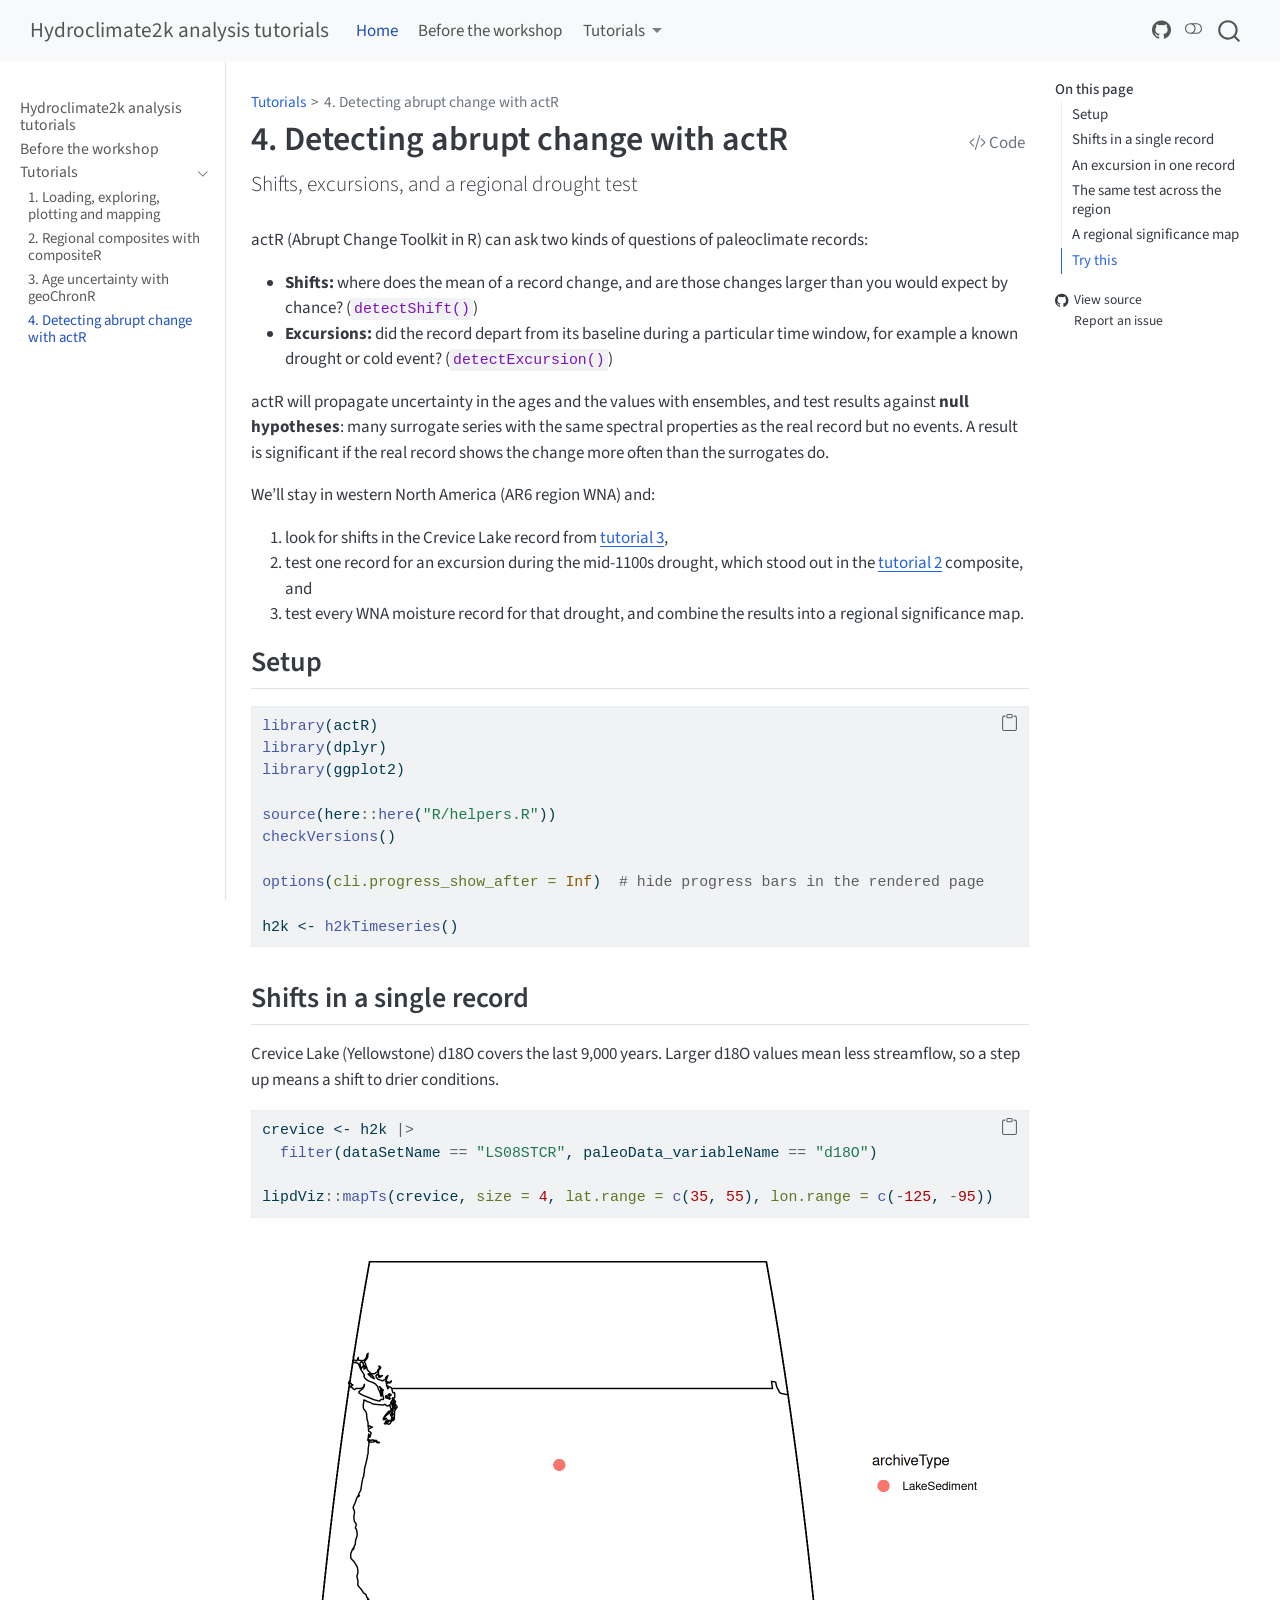
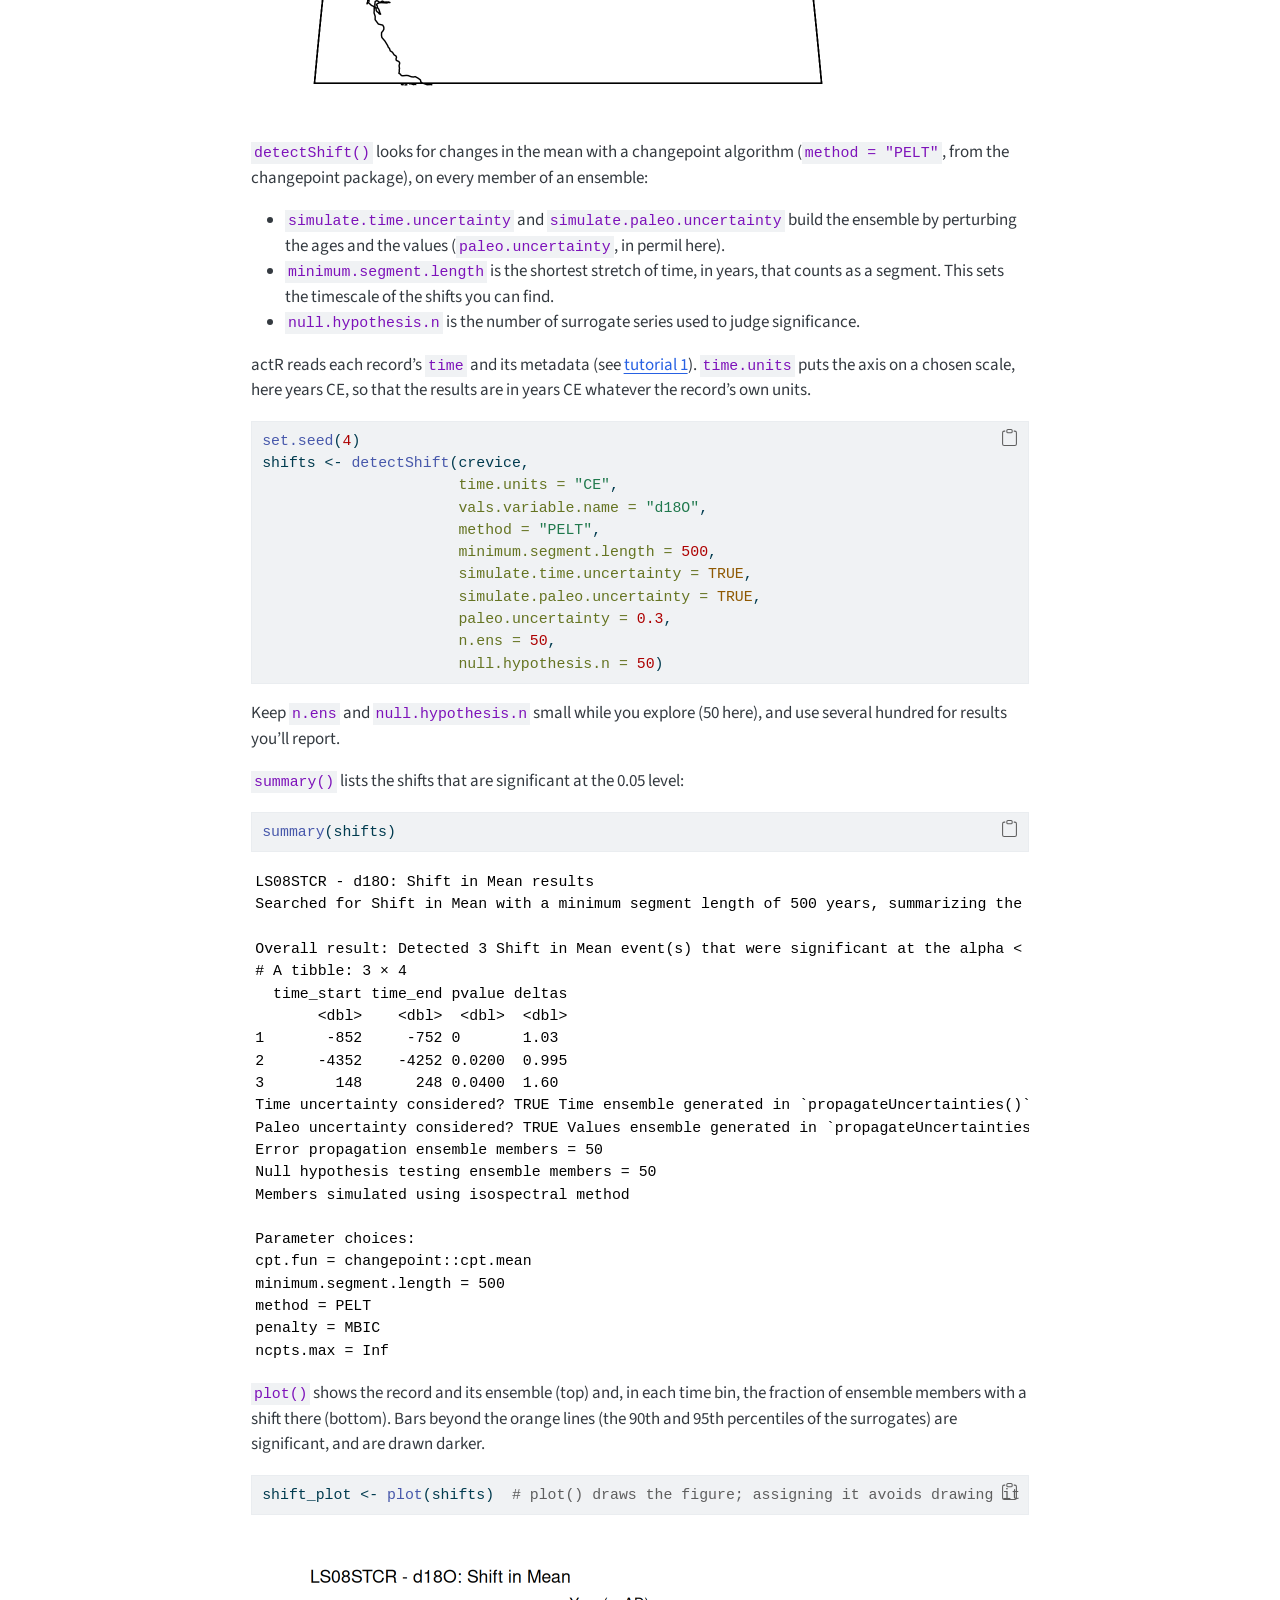
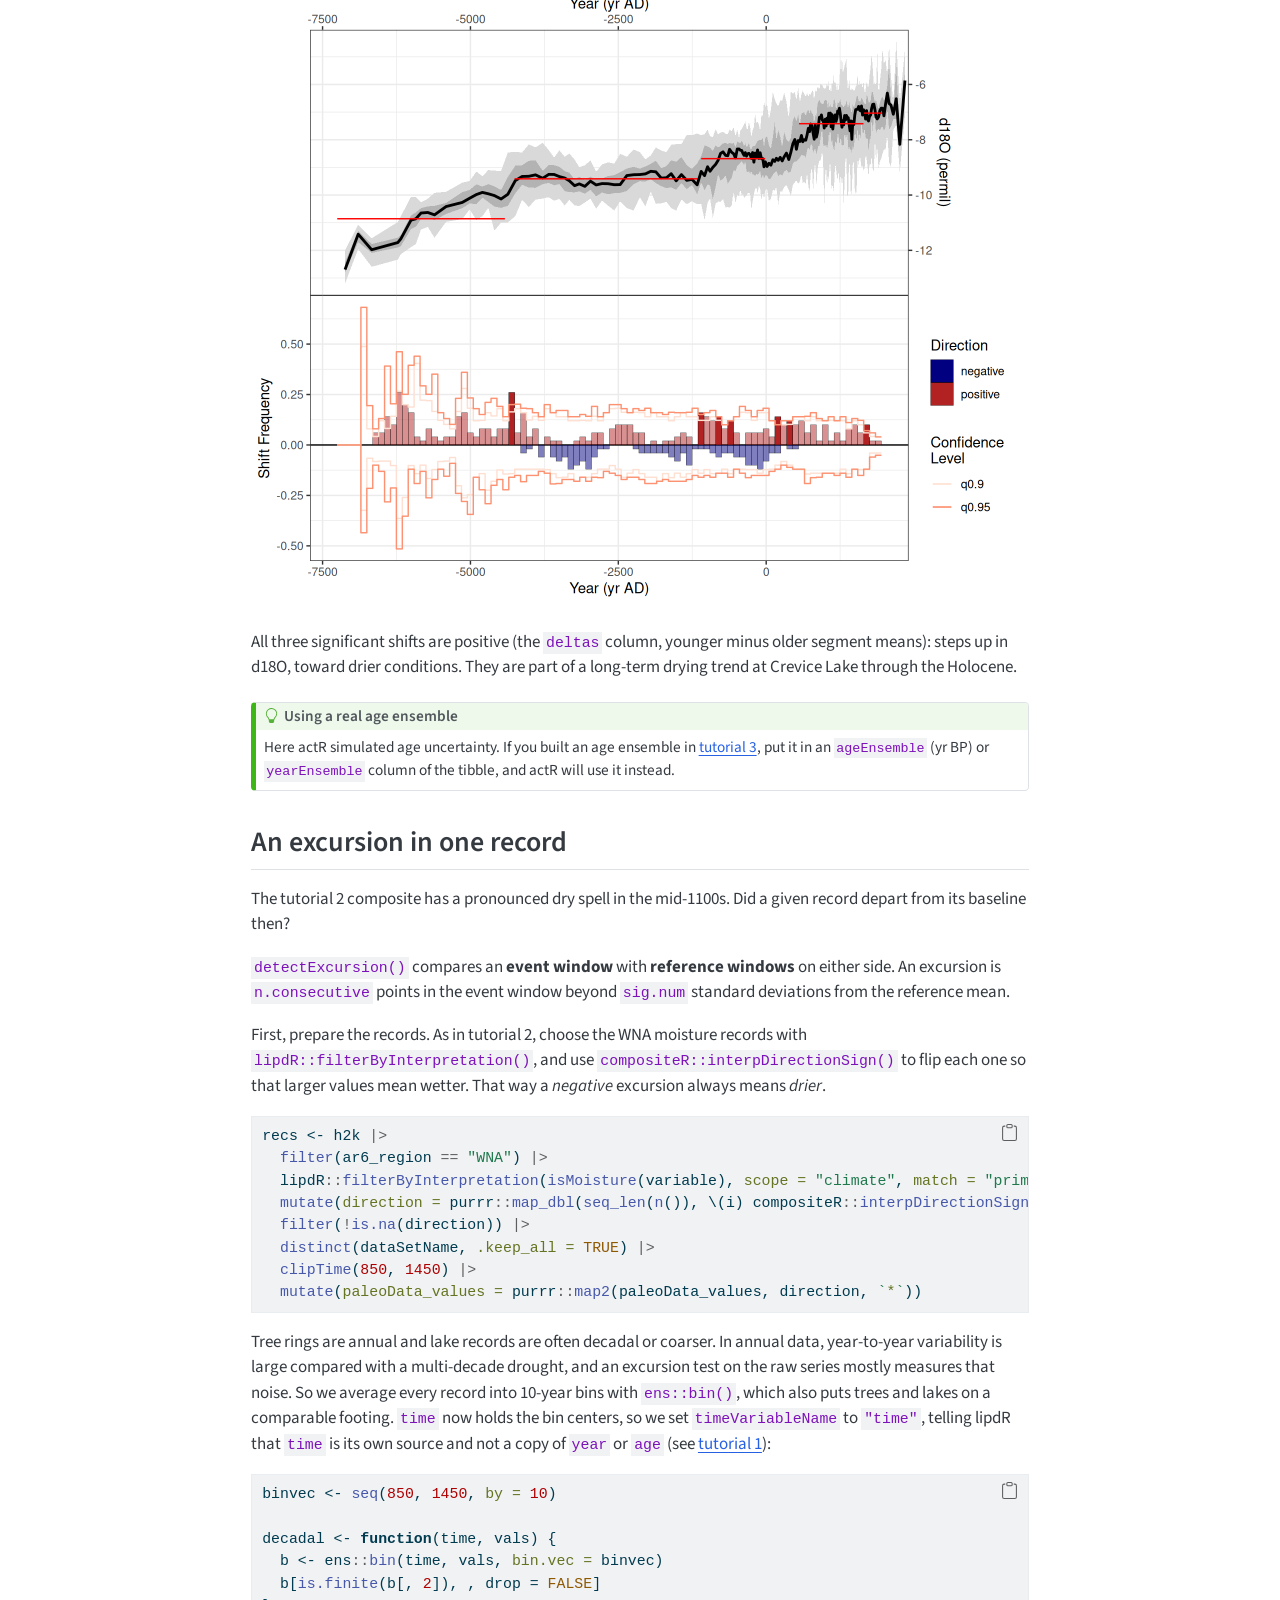
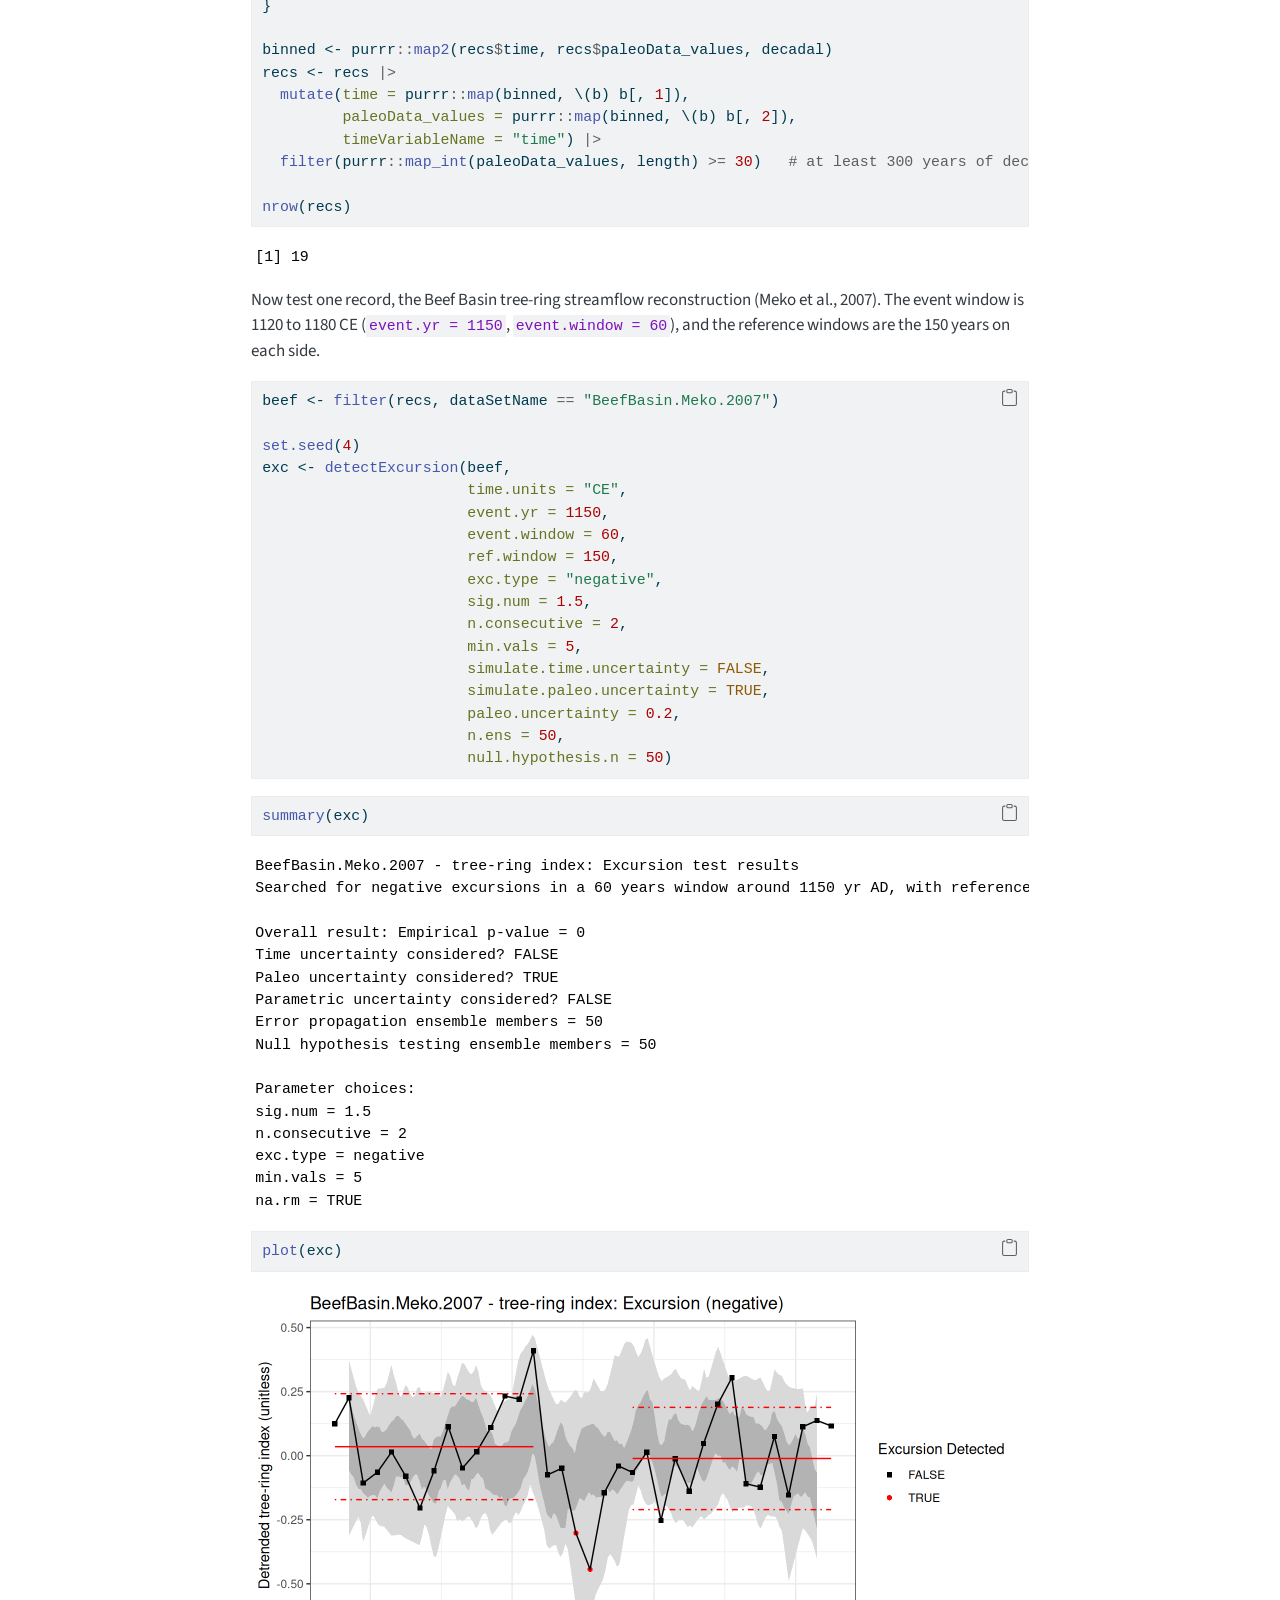
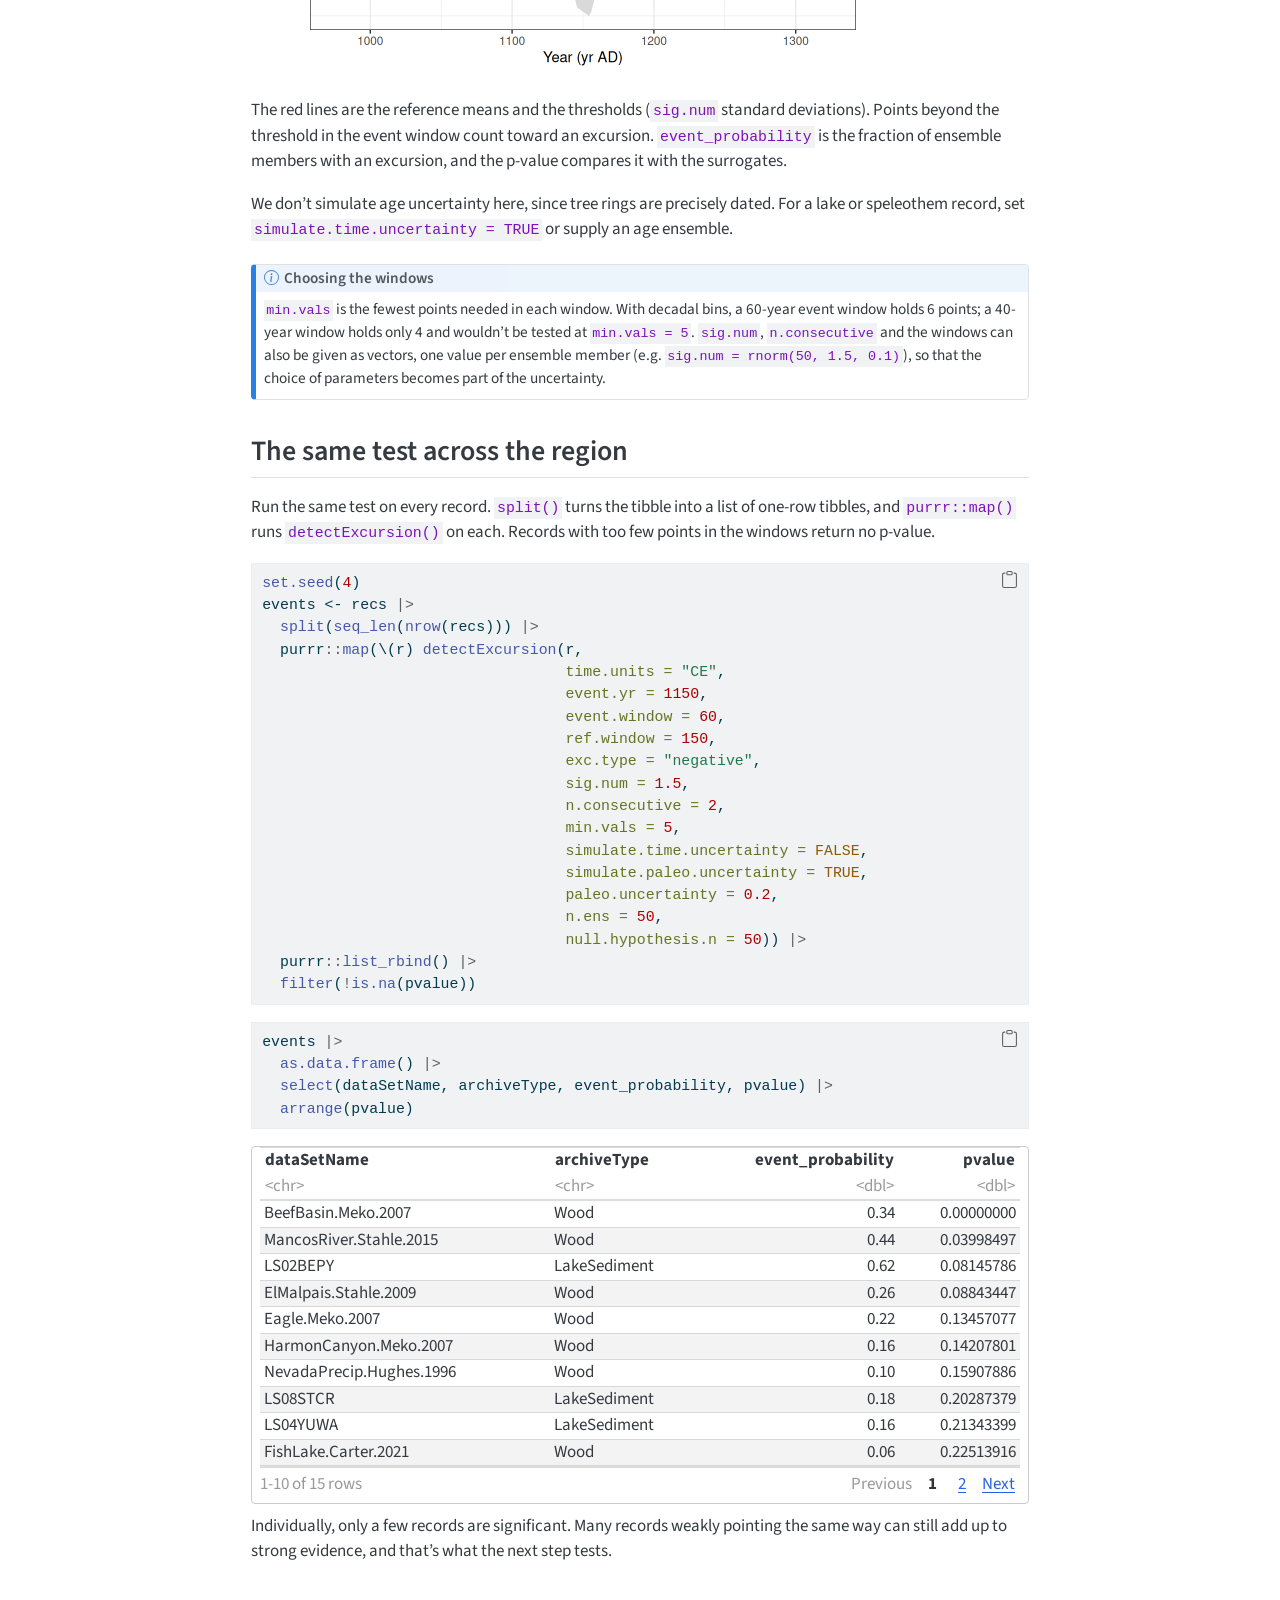
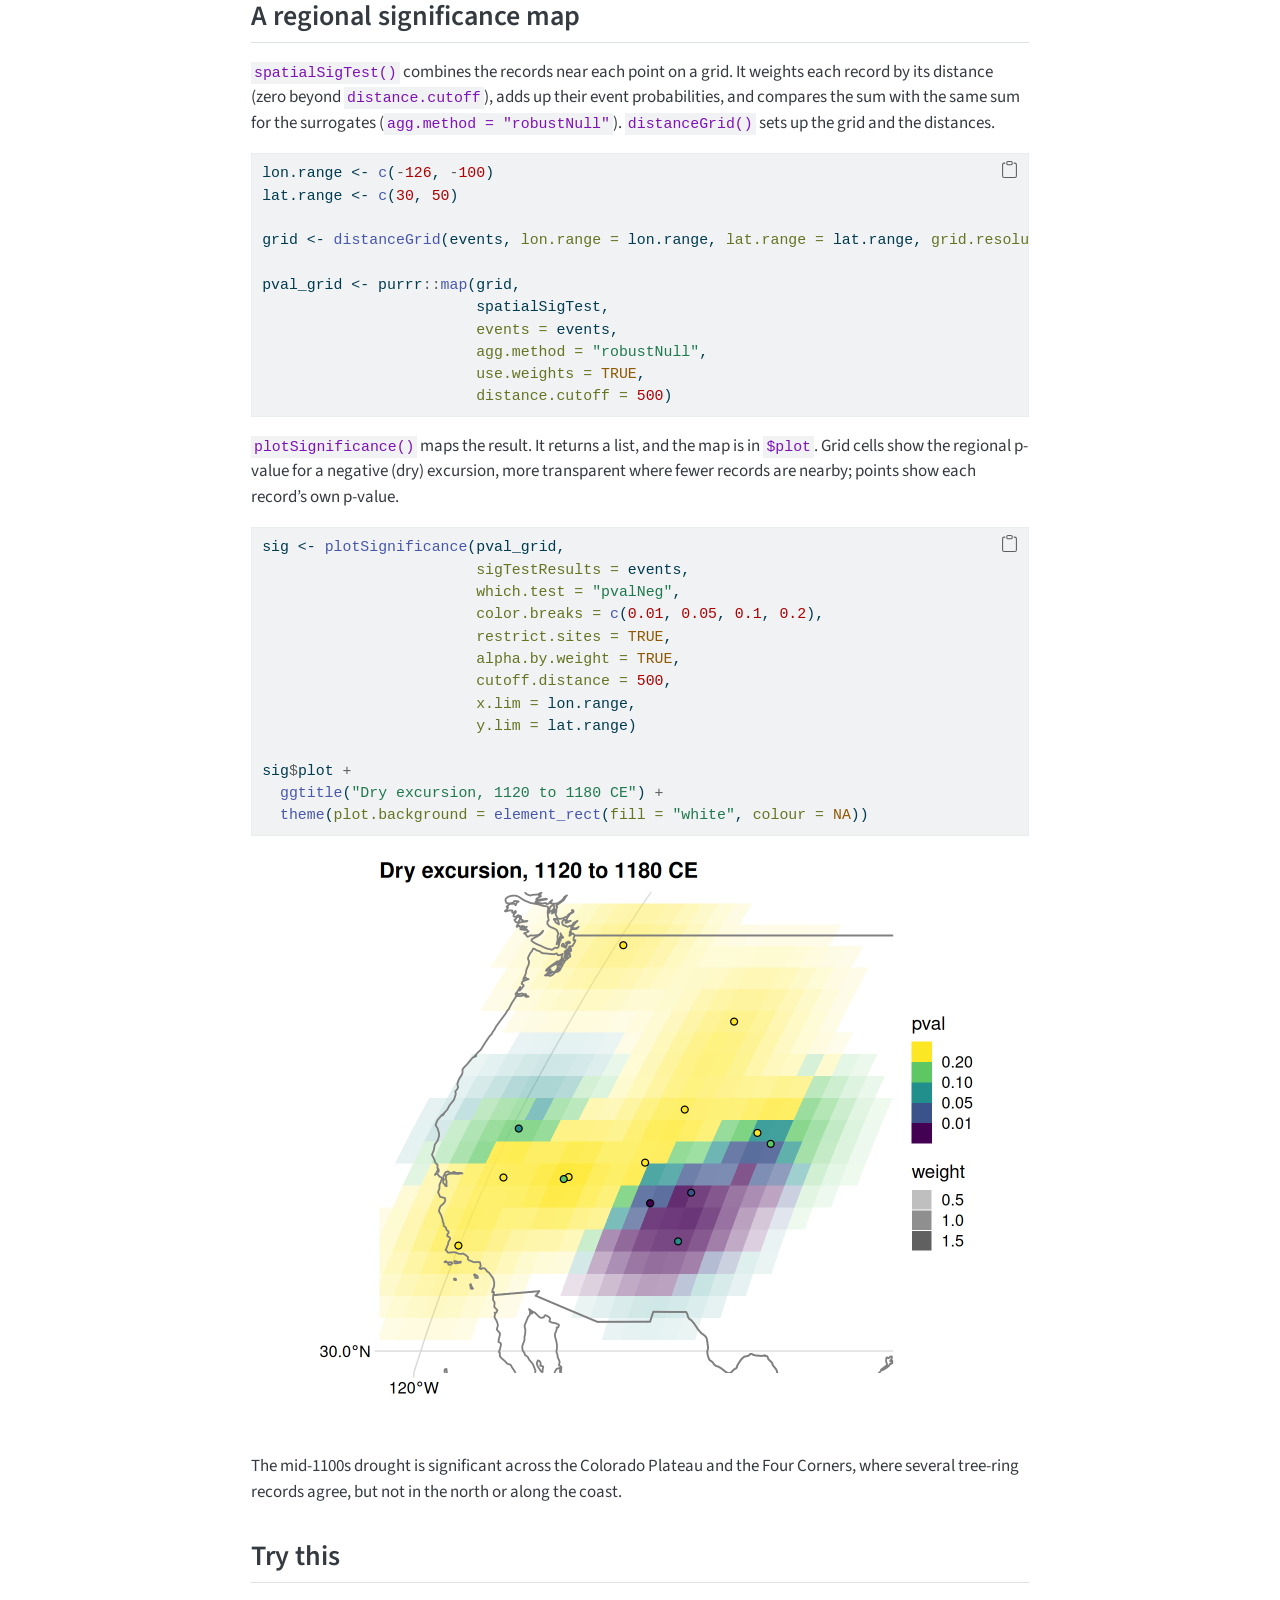
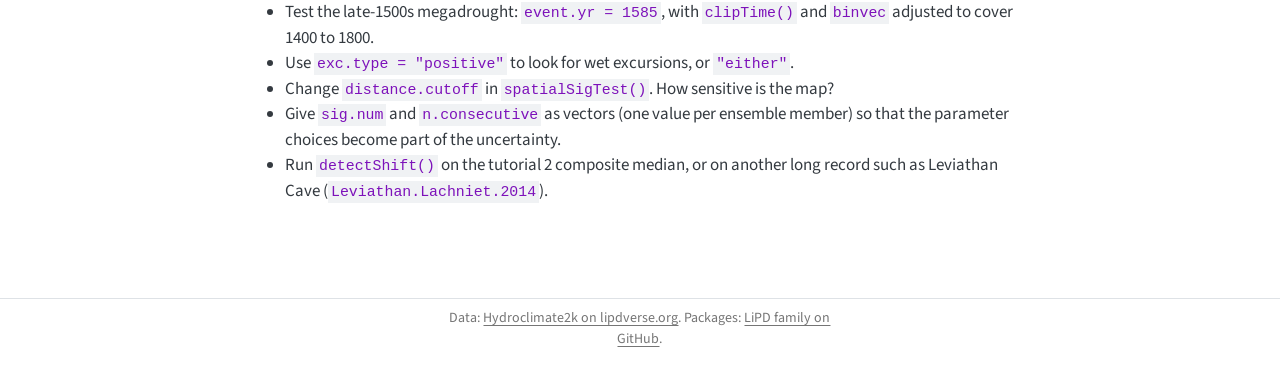
<file: tutorials/04-actR.html>
<!DOCTYPE html>
<html xmlns="http://www.w3.org/1999/xhtml" lang="en" xml:lang="en"><head>

<meta charset="utf-8">
<meta name="generator" content="quarto-1.11.9">

<meta name="viewport" content="width=device-width, initial-scale=1.0, user-scalable=yes">


<title>4. Detecting abrupt change with actR – Hydroclimate2k analysis tutorials</title>
<style>
/* Default styles provided by pandoc.
** See https://pandoc.org/MANUAL.html#variables-for-html for config info.
*/
span.smallcaps{font-variant: small-caps;}
div.columns{display: flex; gap: 1.5em;}
div.column{flex: auto;}
@media screen {
div.columns{gap: min(4vw, 1.5em);}
div.column{overflow-x: auto;}
}
div.hanging-indent{margin-left: 1.5em; text-indent: -1.5em;}
ul.task-list{list-style: none;}
ul.task-list li input[type="checkbox"] {
  width: 0.8em;
  margin: 0 0.8em 0.2em -1em; /* quarto-specific, see https://github.com/quarto-dev/quarto-cli/issues/4556 */ 
  vertical-align: middle;
}
/* CSS for syntax highlighting */
html { -webkit-text-size-adjust: 100%; }
pre > code.sourceCode { white-space: pre; position: relative; }
pre > code.sourceCode > span { display: inline-block; line-height: 1.25; }
pre > code.sourceCode > span:empty { height: 1.2em; }
.sourceCode { overflow: visible; }
code.sourceCode > span { color: inherit; text-decoration: inherit; }
div.sourceCode { margin: 1em 0; }
pre.sourceCode { margin: 0; }
@media screen {
div.sourceCode { overflow: auto; }
}
@media print {
pre > code.sourceCode { white-space: pre-wrap; }
pre > code.sourceCode > span { text-indent: -5em; padding-left: 5em; }
}
pre.numberSource code
  { counter-reset: source-line 0; }
pre.numberSource code > span
  { position: relative; left: -4em; counter-increment: source-line; }
pre.numberSource code > span > a:first-child::before
  { content: counter(source-line);
    position: relative; left: -1em; text-align: right; vertical-align: baseline;
    border: none; display: inline-block;
    -webkit-touch-callout: none; -webkit-user-select: none;
    -khtml-user-select: none; -moz-user-select: none;
    -ms-user-select: none; user-select: none;
    padding: 0 4px; width: 4em;
  }
pre.numberSource { margin-left: 3em;  padding-left: 4px; }
div.sourceCode
  {   }
@media screen {
pre > code.sourceCode > span > a:first-child::before { text-decoration: underline; }
}
</style>


<script src="../site_libs/quarto-nav/quarto-nav.js"></script>
<script src="../site_libs/quarto-nav/headroom.min.js"></script>
<script src="../site_libs/clipboard/clipboard.min.js"></script>
<script src="../site_libs/quarto-search/autocomplete.umd.js"></script>
<script src="../site_libs/quarto-search/fuse.min.js"></script>
<script src="../site_libs/quarto-search/quarto-search.js"></script>
<meta name="quarto:offset" content="../">
<script src="../site_libs/quarto-html/quarto.js" type="module"></script>
<script src="../site_libs/quarto-html/tabsets/tabsets.js" type="module"></script>
<script src="../site_libs/quarto-html/scrollable-regions/scrollable-regions.js" type="module"></script>
<script src="../site_libs/quarto-html/popper.min.js"></script>
<script src="../site_libs/quarto-html/tippy.umd.min.js"></script>
<script src="../site_libs/quarto-html/anchor.min.js"></script>
<link href="../site_libs/quarto-html/tippy.css" rel="stylesheet">
<link href="../site_libs/quarto-html/quarto-syntax-highlighting-63b5708e65d6cd79cd7618c58d0c21e7.css" rel="stylesheet" class="quarto-color-scheme" id="quarto-text-highlighting-styles">
<link href="../site_libs/quarto-html/quarto-syntax-highlighting-dark-447e42e69aaa9833c0ba1b986f430b20.css" rel="stylesheet" class="quarto-color-scheme quarto-color-alternate" id="quarto-text-highlighting-styles">
<link href="../site_libs/quarto-html/quarto-syntax-highlighting-63b5708e65d6cd79cd7618c58d0c21e7.css" rel="stylesheet" class="quarto-color-scheme-extra" id="quarto-text-highlighting-styles">
<script src="../site_libs/bootstrap/bootstrap.min.js"></script>
<link href="../site_libs/bootstrap/bootstrap-icons.css" rel="stylesheet">
<link href="../site_libs/bootstrap/bootstrap-cd40264fafe0011b83db7b1371143c7b.min.css" rel="stylesheet" append-hash="true" class="quarto-color-scheme" id="quarto-bootstrap" data-mode="light">
<link href="../site_libs/bootstrap/bootstrap-dark-d98883ac312bea4e32263ada7713f865.min.css" rel="stylesheet" append-hash="true" class="quarto-color-scheme quarto-color-alternate" id="quarto-bootstrap" data-mode="dark">
<link href="../site_libs/bootstrap/bootstrap-cd40264fafe0011b83db7b1371143c7b.min.css" rel="stylesheet" append-hash="true" class="quarto-color-scheme-extra" id="quarto-bootstrap" data-mode="light">
<script id="quarto-search-options" type="application/json">{
  "location": "navbar",
  "copy-button": false,
  "collapse-after": 3,
  "panel-placement": "end",
  "type": "overlay",
  "limit": 50,
  "keyboard-shortcut": [
    "f",
    "/",
    "s"
  ],
  "show-item-context": false,
  "language": {
    "search-no-results-text": "No results",
    "search-matching-documents-text": "matching documents",
    "search-copy-link-title": "Copy link to search",
    "search-hide-matches-text": "Hide additional matches",
    "search-more-match-text": "more match in this document",
    "search-more-matches-text": "more matches in this document",
    "search-clear-button-title": "Clear",
    "search-text-placeholder": "",
    "search-detached-cancel-button-title": "Cancel",
    "search-submit-button-title": "Submit",
    "search-label": "Search"
  }
}</script>
<link href="../site_libs/pagedtable-1.1/css/pagedtable.css" rel="stylesheet">
<script src="../site_libs/pagedtable-1.1/js/pagedtable.js"></script>


</head>

<body class="nav-sidebar docked nav-fixed quarto-light"><a id="quarto-skip-link" class="visually-hidden-focusable" href="#quarto-document-content">Skip to main content</a><script id="quarto-html-before-body" type="application/javascript">
    const toggleBodyColorMode = (bsSheetEl) => {
      const mode = bsSheetEl.getAttribute("data-mode");
      const bodyEl = window.document.querySelector("body");
      if (mode === "dark") {
        bodyEl.classList.add("quarto-dark");
        bodyEl.classList.remove("quarto-light");
      } else {
        bodyEl.classList.add("quarto-light");
        bodyEl.classList.remove("quarto-dark");
      }
    }
    const toggleBodyColorPrimary = () => {
      const bsSheetEl = window.document.querySelector("link#quarto-bootstrap:not([rel=disabled-stylesheet])");
      if (bsSheetEl) {
        toggleBodyColorMode(bsSheetEl);
      }
    }
    const setColorSchemeToggle = (alternate) => {
      const toggles = window.document.querySelectorAll('.quarto-color-scheme-toggle');
      for (let i=0; i < toggles.length; i++) {
        const toggle = toggles[i];
        if (toggle) {
          toggle.setAttribute("aria-checked", alternate ? "true" : "false");
          if (alternate) {
            toggle.classList.add("alternate");
          } else {
            toggle.classList.remove("alternate");
          }
        }
      }
    };
    const toggleColorMode = (alternate) => {
      // Switch the stylesheets
      const primaryStylesheets = window.document.querySelectorAll('link.quarto-color-scheme:not(.quarto-color-alternate)');
      const alternateStylesheets = window.document.querySelectorAll('link.quarto-color-scheme.quarto-color-alternate');
      manageTransitions('#quarto-margin-sidebar .nav-link', false);
      if (alternate) {
        // note: dark is layered on light, we don't disable primary!
        enableStylesheet(alternateStylesheets);
        for (const sheetNode of alternateStylesheets) {
          if (sheetNode.id === "quarto-bootstrap") {
            toggleBodyColorMode(sheetNode);
          }
        }
      } else {
        disableStylesheet(alternateStylesheets);
        enableStylesheet(primaryStylesheets)
        toggleBodyColorPrimary();
      }
      manageTransitions('#quarto-margin-sidebar .nav-link', true);
      // Switch the toggles
      setColorSchemeToggle(alternate)
    }
    // Hack to workaround the fact that safari doesn't
    // properly recolor the scrollbar when toggling (#1455).
    // Not run on load: stylesheets are set before first paint there, and
    // scrolling would undo the scroll to a URL fragment (#14973).
    // The one pixel nudge keeps the reader where they were.
    const refreshSafariScrollbar = () => {
      if (navigator.userAgent.indexOf('Safari') > 0 && navigator.userAgent.indexOf('Chrome') == -1) {
        manageTransitions("body", false);
        const scrollY = window.scrollY;
        window.scrollTo(0, scrollY > 0 ? scrollY - 1 : 1);
        setTimeout(() => {
          window.scrollTo(0, scrollY);
          manageTransitions("body", true);
        }, 40);
      }
    }
    const disableStylesheet = (stylesheets) => {
      for (let i=0; i < stylesheets.length; i++) {
        const stylesheet = stylesheets[i];
        stylesheet.rel = 'disabled-stylesheet';
      }
    }
    const enableStylesheet = (stylesheets) => {
      for (let i=0; i < stylesheets.length; i++) {
        const stylesheet = stylesheets[i];
        if(stylesheet.rel !== 'stylesheet') { // for Chrome, which will still FOUC without this check
          stylesheet.rel = 'stylesheet';
        }
      }
    }
    const manageTransitions = (selector, allowTransitions) => {
      const els = window.document.querySelectorAll(selector);
      for (let i=0; i < els.length; i++) {
        const el = els[i];
        if (allowTransitions) {
          el.classList.remove('notransition');
        } else {
          el.classList.add('notransition');
        }
      }
    }
    const isFileUrl = () => {
      return window.location.protocol === 'file:';
    }
    const hasAlternateSentinel = () => {
      let styleSentinel = getColorSchemeSentinel();
      if (styleSentinel !== null) {
        return styleSentinel === "alternate";
      } else {
        return false;
      }
    }
    const setStyleSentinel = (alternate) => {
      const value = alternate ? "alternate" : "default";
      if (!isFileUrl()) {
        window.localStorage.setItem("quarto-color-scheme", value);
      } else {
        localAlternateSentinel = value;
      }
    }
    const getColorSchemeSentinel = () => {
      if (!isFileUrl()) {
        const storageValue = window.localStorage.getItem("quarto-color-scheme");
        return storageValue != null ? storageValue : localAlternateSentinel;
      } else {
        return localAlternateSentinel;
      }
    }
    const toggleGiscusIfUsed = (isAlternate, darkModeDefault) => {
      const baseTheme = document.querySelector('#giscus-base-theme')?.value ?? 'light';
      const alternateTheme = document.querySelector('#giscus-alt-theme')?.value ?? 'dark';
      let newTheme = '';
      if(authorPrefersDark) {
        newTheme = isAlternate ? baseTheme : alternateTheme;
      } else {
        newTheme = isAlternate ? alternateTheme : baseTheme;
      }
      const changeGiscusTheme = () => {
        // From: https://github.com/giscus/giscus/issues/336
        const sendMessage = (message) => {
          const iframe = document.querySelector('iframe.giscus-frame');
          if (!iframe) return;
          iframe.contentWindow.postMessage({ giscus: message }, 'https://giscus.app');
        }
        sendMessage({
          setConfig: {
            theme: newTheme
          }
        });
      }
      const isGiscussLoaded = window.document.querySelector('iframe.giscus-frame') !== null;
      if (isGiscussLoaded) {
        changeGiscusTheme();
      }
    };
    const authorPrefersDark = false;
    const darkModeDefault = authorPrefersDark;
      document.querySelector('link#quarto-text-highlighting-styles.quarto-color-scheme-extra').rel = 'disabled-stylesheet';
      document.querySelector('link#quarto-bootstrap.quarto-color-scheme-extra').rel = 'disabled-stylesheet';
    let localAlternateSentinel = darkModeDefault ? 'alternate' : 'default';
    // Dark / light mode switch
    window.quartoToggleColorScheme = () => {
      // Read the current dark / light value
      let toAlternate = !hasAlternateSentinel();
      toggleColorMode(toAlternate);
      refreshSafariScrollbar();
      setStyleSentinel(toAlternate);
      toggleGiscusIfUsed(toAlternate, darkModeDefault);
      window.dispatchEvent(new Event('resize'));
    };
    // Switch to dark mode if need be
    if (hasAlternateSentinel()) {
      toggleColorMode(true);
    } else {
      toggleColorMode(false);
    }
  </script>

<div id="quarto-search-results"></div>
  <header id="quarto-header" class="headroom fixed-top">
    <nav class="navbar navbar-expand-lg " data-bs-theme="dark" aria-label="Site">
      <div class="navbar-container container-fluid">
      <div class="navbar-brand-container mx-auto">
    <a class="navbar-brand" href="../index.html">
    <span class="navbar-title">Hydroclimate2k analysis tutorials</span>
    </a>
  </div>
          <button class="navbar-toggler" type="button" data-bs-toggle="collapse" data-bs-target="#navbarCollapse" aria-controls="navbarCollapse" aria-expanded="false" aria-label="Toggle navigation" onclick="if (window.quartoToggleHeadroom) { window.quartoToggleHeadroom(); }">
  <span class="navbar-toggler-icon"></span>
</button>
          <div class="collapse navbar-collapse" id="navbarCollapse">
            <ul class="navbar-nav navbar-nav-scroll me-auto">
  <li class="nav-item">
    <a class="nav-link active" href="../index.html" aria-current="page"> 
<span class="menu-text">Home</span></a>
  </li>  
  <li class="nav-item">
    <a class="nav-link" href="../setup.html"> 
<span class="menu-text">Before the workshop</span></a>
  </li>  
  <li class="nav-item dropdown ">
    <a class="nav-link dropdown-toggle" href="#" id="nav-menu-tutorials" role="link" data-bs-toggle="dropdown" aria-expanded="false">
 <span class="menu-text">Tutorials</span>
    </a>
    <ul class="dropdown-menu" aria-labelledby="nav-menu-tutorials">    
        <li>
    <a class="dropdown-item" href="../tutorials/01-load-plot-map.html">
 <span class="dropdown-text">1. Loading, exploring, plotting and mapping</span></a>
  </li>  
        <li>
    <a class="dropdown-item" href="../tutorials/02-compositeR.html">
 <span class="dropdown-text">2. Regional composites with compositeR</span></a>
  </li>  
        <li>
    <a class="dropdown-item" href="../tutorials/03-geoChronR.html">
 <span class="dropdown-text">3. Age uncertainty with geoChronR</span></a>
  </li>  
        <li>
    <a class="dropdown-item" href="../tutorials/04-actR.html">
 <span class="dropdown-text">4. Detecting abrupt change with actR</span></a>
  </li>  
    </ul>
  </li>
</ul>
            <ul class="navbar-nav navbar-nav-scroll ms-auto">
  <li class="nav-item compact">
    <a class="nav-link" href="https://github.com/nickmckay/hydroclimate2k-analysis-tutorials"> <i class="bi bi-github" role="img">
</i> 
<span class="menu-text"></span></a>
  </li>  
</ul>
          </div> <!-- /navcollapse -->
            <div class="quarto-navbar-tools">
  <button type="button" role="switch" aria-checked="false" class="quarto-color-scheme-toggle quarto-navigation-tool  px-1" onclick="window.quartoToggleColorScheme(); return false;" title="Toggle dark mode" aria-label="Toggle dark mode"><i class="bi"></i></button>
</div>
            <div id="quarto-search" class="" title="Search"></div>
      </div> <!-- /container-fluid -->
    </nav>
  <nav class="quarto-secondary-nav" aria-label="Toolbar">
    <div class="container-fluid d-flex">
      <button type="button" class="quarto-btn-toggle btn" data-bs-toggle="collapse" role="button" data-bs-target=".quarto-sidebar-collapse-item" aria-controls="quarto-sidebar" aria-expanded="false" aria-label="Toggle sidebar navigation" onclick="if (window.quartoToggleHeadroom) { window.quartoToggleHeadroom(); }">
        <i class="bi bi-layout-text-sidebar-reverse"></i>
      </button>
        <nav class="quarto-page-breadcrumbs" aria-label="Breadcrumbs"><ol class="breadcrumb"><li class="breadcrumb-item"><a href="../tutorials/01-load-plot-map.html">Tutorials</a></li><li class="breadcrumb-item"><a href="../tutorials/04-actR.html">4. Detecting abrupt change with actR</a></li></ol></nav>
        <a class="flex-grow-1" data-bs-toggle="collapse" data-bs-target=".quarto-sidebar-collapse-item" onclick="if (window.quartoToggleHeadroom) { window.quartoToggleHeadroom(); }">      
        </a>
    </div>
  </nav>
</header>
<!-- content -->
<div id="quarto-content" class="quarto-container page-columns page-rows-contents page-layout-article page-navbar">
<!-- sidebar -->
  <nav id="quarto-sidebar" class="sidebar collapse collapse-horizontal quarto-sidebar-collapse-item sidebar-navigation docked overflow-auto" aria-label="Section">
    <div class="sidebar-menu-container"> 
    <ul class="list-unstyled mt-1">
        <li class="sidebar-item">
  <div class="sidebar-item-container"> 
  <a href="../index.html" class="sidebar-item-text sidebar-link">
 <span class="menu-text">Hydroclimate2k analysis tutorials</span></a>
  </div>
</li>
        <li class="sidebar-item">
  <div class="sidebar-item-container"> 
  <a href="../setup.html" class="sidebar-item-text sidebar-link">
 <span class="menu-text">Before the workshop</span></a>
  </div>
</li>
        <li class="sidebar-item sidebar-item-section">
      <div class="sidebar-item-container"> 
            <button type="button" class="sidebar-item-text sidebar-item-toggle sidebar-link text-start" data-bs-toggle="collapse" data-bs-target="#quarto-sidebar-section-1" aria-controls="quarto-sidebar-section-1" aria-expanded="true">
 <span class="menu-text" id="quarto-sidebar-section-1-label">Tutorials</span><i class="bi bi-chevron-right" aria-hidden="true"></i></button>
      </div>
      <ul id="quarto-sidebar-section-1" aria-labelledby="quarto-sidebar-section-1-label" class="collapse list-unstyled sidebar-section depth1 show">  
          <li class="sidebar-item">
  <div class="sidebar-item-container"> 
  <a href="../tutorials/01-load-plot-map.html" class="sidebar-item-text sidebar-link">
 <span class="menu-text">1. Loading, exploring, plotting and mapping</span></a>
  </div>
</li>
          <li class="sidebar-item">
  <div class="sidebar-item-container"> 
  <a href="../tutorials/02-compositeR.html" class="sidebar-item-text sidebar-link">
 <span class="menu-text">2. Regional composites with compositeR</span></a>
  </div>
</li>
          <li class="sidebar-item">
  <div class="sidebar-item-container"> 
  <a href="../tutorials/03-geoChronR.html" class="sidebar-item-text sidebar-link">
 <span class="menu-text">3. Age uncertainty with geoChronR</span></a>
  </div>
</li>
          <li class="sidebar-item">
  <div class="sidebar-item-container"> 
  <a href="../tutorials/04-actR.html" class="sidebar-item-text sidebar-link active">
 <span class="menu-text">4. Detecting abrupt change with actR</span></a>
  </div>
</li>
      </ul>
  </li>
    </ul>
    </div>
</nav>
<div id="quarto-sidebar-glass" class="quarto-sidebar-collapse-item" data-bs-toggle="collapse" data-bs-target=".quarto-sidebar-collapse-item"></div>
<!-- margin-sidebar -->
    <div id="quarto-margin-sidebar" class="sidebar margin-sidebar">
        <nav id="TOC" role="doc-toc" aria-labelledby="toc-title" class="toc-active">
    <h2 id="toc-title">On this page</h2>
   
  <ul>
  <li><a href="#setup" id="toc-setup" class="nav-link active" data-scroll-target="#setup">Setup</a></li>
  <li><a href="#shifts-in-a-single-record" id="toc-shifts-in-a-single-record" class="nav-link" data-scroll-target="#shifts-in-a-single-record">Shifts in a single record</a></li>
  <li><a href="#an-excursion-in-one-record" id="toc-an-excursion-in-one-record" class="nav-link" data-scroll-target="#an-excursion-in-one-record">An excursion in one record</a></li>
  <li><a href="#the-same-test-across-the-region" id="toc-the-same-test-across-the-region" class="nav-link" data-scroll-target="#the-same-test-across-the-region">The same test across the region</a></li>
  <li><a href="#a-regional-significance-map" id="toc-a-regional-significance-map" class="nav-link" data-scroll-target="#a-regional-significance-map">A regional significance map</a></li>
  <li><a href="#try-this" id="toc-try-this" class="nav-link" data-scroll-target="#try-this">Try this</a></li>
  </ul>
<div class="toc-actions"><ul><li><a href="https://github.com/nickmckay/hydroclimate2k-analysis-tutorials/blob/main/tutorials/04-actR.qmd" class="toc-action"><i class="bi bi-github"></i>View source</a></li><li><a href="https://github.com/nickmckay/hydroclimate2k-analysis-tutorials/issues/new" class="toc-action"><i class="bi empty"></i>Report an issue</a></li></ul></div></nav>
    </div>
<!-- main -->
<main class="content" id="quarto-document-content" tabindex="-1">


<header id="title-block-header" class="quarto-title-block default"><nav class="quarto-page-breadcrumbs quarto-title-breadcrumbs d-none d-lg-block" aria-label="Breadcrumbs"><ol class="breadcrumb"><li class="breadcrumb-item"><a href="../tutorials/01-load-plot-map.html">Tutorials</a></li><li class="breadcrumb-item"><a href="../tutorials/04-actR.html">4. Detecting abrupt change with actR</a></li></ol></nav>
<div class="quarto-title">
<div class="quarto-title-block"><div><h1 class="title">4. Detecting abrupt change with actR</h1><button type="button" class="btn code-tools-button" id="quarto-code-tools-source"><i class="bi"></i> Code</button></div></div>
<p class="subtitle lead">Shifts, excursions, and a regional drought test</p>
</div>



<div class="quarto-title-meta">

    
  
    
  </div>
  


</header>


<p>actR (Abrupt Change Toolkit in R) can ask two kinds of questions of paleoclimate records:</p>
<ul>
<li><strong>Shifts:</strong> where does the mean of a record change, and are those changes larger than you would expect by chance? (<code>detectShift()</code>)</li>
<li><strong>Excursions:</strong> did the record depart from its baseline during a particular time window, for example a known drought or cold event? (<code>detectExcursion()</code>)</li>
</ul>
<p>actR will propagate uncertainty in the ages and the values with ensembles, and test results against <strong>null hypotheses</strong>: many surrogate series with the same spectral properties as the real record but no events. A result is significant if the real record shows the change more often than the surrogates do.</p>
<p>We’ll stay in western North America (AR6 region WNA) and:</p>
<ol type="1">
<li>look for shifts in the Crevice Lake record from <a href="../tutorials/03-geoChronR.html">tutorial 3</a>,</li>
<li>test one record for an excursion during the mid-1100s drought, which stood out in the <a href="../tutorials/02-compositeR.html">tutorial 2</a> composite, and</li>
<li>test every WNA moisture record for that drought, and combine the results into a regional significance map.</li>
</ol>
<section id="setup" class="level2">
<h2 class="anchored" data-anchor-id="setup">Setup</h2>
<div class="cell">
<div class="code-copy-outer-scaffold"><div class="sourceCode cell-code" id="cb1"><pre class="sourceCode r code-with-copy"><code class="sourceCode r"><span id="cb1-1"><a href="#cb1-1" aria-hidden="true" tabindex="-1"></a><span class="fu">library</span>(actR)</span>
<span id="cb1-2"><a href="#cb1-2" aria-hidden="true" tabindex="-1"></a><span class="fu">library</span>(dplyr)</span>
<span id="cb1-3"><a href="#cb1-3" aria-hidden="true" tabindex="-1"></a><span class="fu">library</span>(ggplot2)</span>
<span id="cb1-4"><a href="#cb1-4" aria-hidden="true" tabindex="-1"></a></span>
<span id="cb1-5"><a href="#cb1-5" aria-hidden="true" tabindex="-1"></a><span class="fu">source</span>(here<span class="sc">::</span><span class="fu">here</span>(<span class="st">"R/helpers.R"</span>))</span>
<span id="cb1-6"><a href="#cb1-6" aria-hidden="true" tabindex="-1"></a><span class="fu">checkVersions</span>()</span>
<span id="cb1-7"><a href="#cb1-7" aria-hidden="true" tabindex="-1"></a></span>
<span id="cb1-8"><a href="#cb1-8" aria-hidden="true" tabindex="-1"></a><span class="fu">options</span>(<span class="at">cli.progress_show_after =</span> <span class="cn">Inf</span>)  <span class="co"># hide progress bars in the rendered page</span></span>
<span id="cb1-9"><a href="#cb1-9" aria-hidden="true" tabindex="-1"></a></span>
<span id="cb1-10"><a href="#cb1-10" aria-hidden="true" tabindex="-1"></a>h2k <span class="ot">&lt;-</span> <span class="fu">h2kTimeseries</span>()</span></code></pre></div><button title="Copy to Clipboard" class="code-copy-button"><i class="bi"></i></button></div>
</div>
</section>
<section id="shifts-in-a-single-record" class="level2">
<h2 class="anchored" data-anchor-id="shifts-in-a-single-record">Shifts in a single record</h2>
<p>Crevice Lake (Yellowstone) d18O covers the last 9,000 years. Larger d18O values mean less streamflow, so a step up means a shift to drier conditions.</p>
<div class="cell">
<div class="code-copy-outer-scaffold"><div class="sourceCode cell-code" id="cb2"><pre class="sourceCode r code-with-copy"><code class="sourceCode r"><span id="cb2-1"><a href="#cb2-1" aria-hidden="true" tabindex="-1"></a>crevice <span class="ot">&lt;-</span> h2k <span class="sc">|&gt;</span></span>
<span id="cb2-2"><a href="#cb2-2" aria-hidden="true" tabindex="-1"></a>  <span class="fu">filter</span>(dataSetName <span class="sc">==</span> <span class="st">"LS08STCR"</span>, paleoData_variableName <span class="sc">==</span> <span class="st">"d18O"</span>)</span>
<span id="cb2-3"><a href="#cb2-3" aria-hidden="true" tabindex="-1"></a></span>
<span id="cb2-4"><a href="#cb2-4" aria-hidden="true" tabindex="-1"></a>lipdViz<span class="sc">::</span><span class="fu">mapTs</span>(crevice, <span class="at">size =</span> <span class="dv">4</span>, <span class="at">lat.range =</span> <span class="fu">c</span>(<span class="dv">35</span>, <span class="dv">55</span>), <span class="at">lon.range =</span> <span class="fu">c</span>(<span class="sc">-</span><span class="dv">125</span>, <span class="sc">-</span><span class="dv">95</span>))</span></code></pre></div><button title="Copy to Clipboard" class="code-copy-button"><i class="bi"></i></button></div>
<div class="cell-output-display">
<div>
<figure class="figure">
<p><img src="04-actR_files/figure-html/crevice-1.png" class="img-fluid figure-img" width="768"></p>
</figure>
</div>
</div>
</div>
<p><code>detectShift()</code> looks for changes in the mean with a changepoint algorithm (<code>method = "PELT"</code>, from the changepoint package), on every member of an ensemble:</p>
<ul>
<li><code>simulate.time.uncertainty</code> and <code>simulate.paleo.uncertainty</code> build the ensemble by perturbing the ages and the values (<code>paleo.uncertainty</code>, in permil here).</li>
<li><code>minimum.segment.length</code> is the shortest stretch of time, in years, that counts as a segment. This sets the timescale of the shifts you can find.</li>
<li><code>null.hypothesis.n</code> is the number of surrogate series used to judge significance.</li>
</ul>
<p>actR reads each record’s <code>time</code> and its metadata (see <a href="../tutorials/01-load-plot-map.html#time-axes">tutorial 1</a>). <code>time.units</code> puts the axis on a chosen scale, here years CE, so that the results are in years CE whatever the record’s own units.</p>
<div class="cell">
<div class="code-copy-outer-scaffold"><div class="sourceCode cell-code" id="cb3"><pre class="sourceCode r code-with-copy"><code class="sourceCode r"><span id="cb3-1"><a href="#cb3-1" aria-hidden="true" tabindex="-1"></a><span class="fu">set.seed</span>(<span class="dv">4</span>)</span>
<span id="cb3-2"><a href="#cb3-2" aria-hidden="true" tabindex="-1"></a>shifts <span class="ot">&lt;-</span> <span class="fu">detectShift</span>(crevice,</span>
<span id="cb3-3"><a href="#cb3-3" aria-hidden="true" tabindex="-1"></a>                      <span class="at">time.units =</span> <span class="st">"CE"</span>,</span>
<span id="cb3-4"><a href="#cb3-4" aria-hidden="true" tabindex="-1"></a>                      <span class="at">vals.variable.name =</span> <span class="st">"d18O"</span>,</span>
<span id="cb3-5"><a href="#cb3-5" aria-hidden="true" tabindex="-1"></a>                      <span class="at">method =</span> <span class="st">"PELT"</span>,</span>
<span id="cb3-6"><a href="#cb3-6" aria-hidden="true" tabindex="-1"></a>                      <span class="at">minimum.segment.length =</span> <span class="dv">500</span>,</span>
<span id="cb3-7"><a href="#cb3-7" aria-hidden="true" tabindex="-1"></a>                      <span class="at">simulate.time.uncertainty =</span> <span class="cn">TRUE</span>,</span>
<span id="cb3-8"><a href="#cb3-8" aria-hidden="true" tabindex="-1"></a>                      <span class="at">simulate.paleo.uncertainty =</span> <span class="cn">TRUE</span>,</span>
<span id="cb3-9"><a href="#cb3-9" aria-hidden="true" tabindex="-1"></a>                      <span class="at">paleo.uncertainty =</span> <span class="fl">0.3</span>,</span>
<span id="cb3-10"><a href="#cb3-10" aria-hidden="true" tabindex="-1"></a>                      <span class="at">n.ens =</span> <span class="dv">50</span>,</span>
<span id="cb3-11"><a href="#cb3-11" aria-hidden="true" tabindex="-1"></a>                      <span class="at">null.hypothesis.n =</span> <span class="dv">50</span>)</span></code></pre></div><button title="Copy to Clipboard" class="code-copy-button"><i class="bi"></i></button></div>
</div>
<p>Keep <code>n.ens</code> and <code>null.hypothesis.n</code> small while you explore (50 here), and use several hundred for results you’ll report.</p>
<p><code>summary()</code> lists the shifts that are significant at the 0.05 level:</p>
<div class="cell">
<div class="code-copy-outer-scaffold"><div class="sourceCode cell-code" id="cb4"><pre class="sourceCode r code-with-copy"><code class="sourceCode r"><span id="cb4-1"><a href="#cb4-1" aria-hidden="true" tabindex="-1"></a><span class="fu">summary</span>(shifts)</span></code></pre></div><button title="Copy to Clipboard" class="code-copy-button"><i class="bi"></i></button></div>
<div class="cell-output cell-output-stdout">
<pre><code>LS08STCR - d18O: Shift in Mean results
Searched for Shift in Mean with a minimum segment length of 500 years, summarizing the results over windows of 100 years (yr AD).

Overall result: Detected 3 Shift in Mean event(s) that were significant at the alpha &lt; 0.05 level
# A tibble: 3 × 4
  time_start time_end pvalue deltas
       &lt;dbl&gt;    &lt;dbl&gt;  &lt;dbl&gt;  &lt;dbl&gt;
1       -852     -752 0       1.03 
2      -4352    -4252 0.0200  0.995
3        148      248 0.0400  1.60 
Time uncertainty considered? TRUE Time ensemble generated in `propagateUncertainties()`)
Paleo uncertainty considered? TRUE Values ensemble generated in `propagateUncertainties()`)
Error propagation ensemble members = 50
Null hypothesis testing ensemble members = 50 
Members simulated using isospectral method

Parameter choices:
cpt.fun = changepoint::cpt.mean
minimum.segment.length = 500
method = PELT
penalty = MBIC
ncpts.max = Inf</code></pre>
</div>
</div>
<p><code>plot()</code> shows the record and its ensemble (top) and, in each time bin, the fraction of ensemble members with a shift there (bottom). Bars beyond the orange lines (the 90th and 95th percentiles of the surrogates) are significant, and are drawn darker.</p>
<div class="cell">
<div class="code-copy-outer-scaffold"><div class="sourceCode cell-code" id="cb6"><pre class="sourceCode r code-with-copy"><code class="sourceCode r"><span id="cb6-1"><a href="#cb6-1" aria-hidden="true" tabindex="-1"></a>shift_plot <span class="ot">&lt;-</span> <span class="fu">plot</span>(shifts)  <span class="co"># plot() draws the figure; assigning it avoids drawing it twice</span></span></code></pre></div><button title="Copy to Clipboard" class="code-copy-button"><i class="bi"></i></button></div>
<div class="cell-output-display">
<div>
<figure class="figure">
<p><img src="04-actR_files/figure-html/shift-plot-1.png" class="img-fluid figure-img" width="768"></p>
</figure>
</div>
</div>
</div>
<p>All three significant shifts are positive (the <code>deltas</code> column, younger minus older segment means): steps up in d18O, toward drier conditions. They are part of a long-term drying trend at Crevice Lake through the Holocene.</p>
<div class="callout callout-style-default callout-tip callout-titled">
<div class="callout-header d-flex align-content-center">
<div class="callout-icon-container">
<i class="callout-icon"></i>
</div>
<div class="callout-title-container flex-fill">
<span class="screen-reader-only">Tip</span>Using a real age ensemble
</div>
</div>
<div class="callout-body-container callout-body">
<p>Here actR simulated age uncertainty. If you built an age ensemble in <a href="../tutorials/03-geoChronR.html">tutorial 3</a>, put it in an <code>ageEnsemble</code> (yr BP) or <code>yearEnsemble</code> column of the tibble, and actR will use it instead.</p>
</div>
</div>
</section>
<section id="an-excursion-in-one-record" class="level2">
<h2 class="anchored" data-anchor-id="an-excursion-in-one-record">An excursion in one record</h2>
<p>The tutorial 2 composite has a pronounced dry spell in the mid-1100s. Did a given record depart from its baseline then?</p>
<p><code>detectExcursion()</code> compares an <strong>event window</strong> with <strong>reference windows</strong> on either side. An excursion is <code>n.consecutive</code> points in the event window beyond <code>sig.num</code> standard deviations from the reference mean.</p>
<p>First, prepare the records. As in tutorial 2, choose the WNA moisture records with <code>lipdR::filterByInterpretation()</code>, and use <code>compositeR::interpDirectionSign()</code> to flip each one so that larger values mean wetter. That way a <em>negative</em> excursion always means <em>drier</em>.</p>
<div class="cell">
<div class="code-copy-outer-scaffold"><div class="sourceCode cell-code" id="cb7"><pre class="sourceCode r code-with-copy"><code class="sourceCode r"><span id="cb7-1"><a href="#cb7-1" aria-hidden="true" tabindex="-1"></a>recs <span class="ot">&lt;-</span> h2k <span class="sc">|&gt;</span></span>
<span id="cb7-2"><a href="#cb7-2" aria-hidden="true" tabindex="-1"></a>  <span class="fu">filter</span>(ar6_region <span class="sc">==</span> <span class="st">"WNA"</span>) <span class="sc">|&gt;</span></span>
<span id="cb7-3"><a href="#cb7-3" aria-hidden="true" tabindex="-1"></a>  lipdR<span class="sc">::</span><span class="fu">filterByInterpretation</span>(<span class="fu">isMoisture</span>(variable), <span class="at">scope =</span> <span class="st">"climate"</span>, <span class="at">match =</span> <span class="st">"primary"</span>) <span class="sc">|&gt;</span></span>
<span id="cb7-4"><a href="#cb7-4" aria-hidden="true" tabindex="-1"></a>  <span class="fu">mutate</span>(<span class="at">direction =</span> purrr<span class="sc">::</span><span class="fu">map_dbl</span>(<span class="fu">seq_len</span>(<span class="fu">n</span>()), \(i) compositeR<span class="sc">::</span><span class="fu">interpDirectionSign</span>(<span class="fu">pick</span>(<span class="fu">everything</span>())[i, ]))) <span class="sc">|&gt;</span></span>
<span id="cb7-5"><a href="#cb7-5" aria-hidden="true" tabindex="-1"></a>  <span class="fu">filter</span>(<span class="sc">!</span><span class="fu">is.na</span>(direction)) <span class="sc">|&gt;</span></span>
<span id="cb7-6"><a href="#cb7-6" aria-hidden="true" tabindex="-1"></a>  <span class="fu">distinct</span>(dataSetName, <span class="at">.keep_all =</span> <span class="cn">TRUE</span>) <span class="sc">|&gt;</span></span>
<span id="cb7-7"><a href="#cb7-7" aria-hidden="true" tabindex="-1"></a>  <span class="fu">clipTime</span>(<span class="dv">850</span>, <span class="dv">1450</span>) <span class="sc">|&gt;</span></span>
<span id="cb7-8"><a href="#cb7-8" aria-hidden="true" tabindex="-1"></a>  <span class="fu">mutate</span>(<span class="at">paleoData_values =</span> purrr<span class="sc">::</span><span class="fu">map2</span>(paleoData_values, direction, <span class="st">`</span><span class="at">*</span><span class="st">`</span>))</span></code></pre></div><button title="Copy to Clipboard" class="code-copy-button"><i class="bi"></i></button></div>
</div>
<p>Tree rings are annual and lake records are often decadal or coarser. In annual data, year-to-year variability is large compared with a multi-decade drought, and an excursion test on the raw series mostly measures that noise. So we average every record into 10-year bins with <code>ens::bin()</code>, which also puts trees and lakes on a comparable footing. <code>time</code> now holds the bin centers, so we set <code>timeVariableName</code> to <code>"time"</code>, telling lipdR that <code>time</code> is its own source and not a copy of <code>year</code> or <code>age</code> (see <a href="../tutorials/01-load-plot-map.html#time-axes">tutorial 1</a>):</p>
<div class="cell">
<div class="code-copy-outer-scaffold"><div class="sourceCode cell-code" id="cb8"><pre class="sourceCode r code-with-copy"><code class="sourceCode r"><span id="cb8-1"><a href="#cb8-1" aria-hidden="true" tabindex="-1"></a>binvec <span class="ot">&lt;-</span> <span class="fu">seq</span>(<span class="dv">850</span>, <span class="dv">1450</span>, <span class="at">by =</span> <span class="dv">10</span>)</span>
<span id="cb8-2"><a href="#cb8-2" aria-hidden="true" tabindex="-1"></a></span>
<span id="cb8-3"><a href="#cb8-3" aria-hidden="true" tabindex="-1"></a>decadal <span class="ot">&lt;-</span> <span class="cf">function</span>(time, vals) {</span>
<span id="cb8-4"><a href="#cb8-4" aria-hidden="true" tabindex="-1"></a>  b <span class="ot">&lt;-</span> ens<span class="sc">::</span><span class="fu">bin</span>(time, vals, <span class="at">bin.vec =</span> binvec)</span>
<span id="cb8-5"><a href="#cb8-5" aria-hidden="true" tabindex="-1"></a>  b[<span class="fu">is.finite</span>(b[, <span class="dv">2</span>]), , drop <span class="ot">=</span> <span class="cn">FALSE</span>]</span>
<span id="cb8-6"><a href="#cb8-6" aria-hidden="true" tabindex="-1"></a>}</span>
<span id="cb8-7"><a href="#cb8-7" aria-hidden="true" tabindex="-1"></a></span>
<span id="cb8-8"><a href="#cb8-8" aria-hidden="true" tabindex="-1"></a>binned <span class="ot">&lt;-</span> purrr<span class="sc">::</span><span class="fu">map2</span>(recs<span class="sc">$</span>time, recs<span class="sc">$</span>paleoData_values, decadal)</span>
<span id="cb8-9"><a href="#cb8-9" aria-hidden="true" tabindex="-1"></a>recs <span class="ot">&lt;-</span> recs <span class="sc">|&gt;</span></span>
<span id="cb8-10"><a href="#cb8-10" aria-hidden="true" tabindex="-1"></a>  <span class="fu">mutate</span>(<span class="at">time =</span> purrr<span class="sc">::</span><span class="fu">map</span>(binned, \(b) b[, <span class="dv">1</span>]),</span>
<span id="cb8-11"><a href="#cb8-11" aria-hidden="true" tabindex="-1"></a>         <span class="at">paleoData_values =</span> purrr<span class="sc">::</span><span class="fu">map</span>(binned, \(b) b[, <span class="dv">2</span>]),</span>
<span id="cb8-12"><a href="#cb8-12" aria-hidden="true" tabindex="-1"></a>         <span class="at">timeVariableName =</span> <span class="st">"time"</span>) <span class="sc">|&gt;</span></span>
<span id="cb8-13"><a href="#cb8-13" aria-hidden="true" tabindex="-1"></a>  <span class="fu">filter</span>(purrr<span class="sc">::</span><span class="fu">map_int</span>(paleoData_values, length) <span class="sc">&gt;=</span> <span class="dv">30</span>)   <span class="co"># at least 300 years of decades</span></span>
<span id="cb8-14"><a href="#cb8-14" aria-hidden="true" tabindex="-1"></a></span>
<span id="cb8-15"><a href="#cb8-15" aria-hidden="true" tabindex="-1"></a><span class="fu">nrow</span>(recs)</span></code></pre></div><button title="Copy to Clipboard" class="code-copy-button"><i class="bi"></i></button></div>
<div class="cell-output cell-output-stdout">
<pre><code>[1] 19</code></pre>
</div>
</div>
<p>Now test one record, the Beef Basin tree-ring streamflow reconstruction (Meko et al., 2007). The event window is 1120 to 1180 CE (<code>event.yr = 1150</code>, <code>event.window = 60</code>), and the reference windows are the 150 years on each side.</p>
<div class="cell">
<div class="code-copy-outer-scaffold"><div class="sourceCode cell-code" id="cb10"><pre class="sourceCode r code-with-copy"><code class="sourceCode r"><span id="cb10-1"><a href="#cb10-1" aria-hidden="true" tabindex="-1"></a>beef <span class="ot">&lt;-</span> <span class="fu">filter</span>(recs, dataSetName <span class="sc">==</span> <span class="st">"BeefBasin.Meko.2007"</span>)</span>
<span id="cb10-2"><a href="#cb10-2" aria-hidden="true" tabindex="-1"></a></span>
<span id="cb10-3"><a href="#cb10-3" aria-hidden="true" tabindex="-1"></a><span class="fu">set.seed</span>(<span class="dv">4</span>)</span>
<span id="cb10-4"><a href="#cb10-4" aria-hidden="true" tabindex="-1"></a>exc <span class="ot">&lt;-</span> <span class="fu">detectExcursion</span>(beef,</span>
<span id="cb10-5"><a href="#cb10-5" aria-hidden="true" tabindex="-1"></a>                       <span class="at">time.units =</span> <span class="st">"CE"</span>,</span>
<span id="cb10-6"><a href="#cb10-6" aria-hidden="true" tabindex="-1"></a>                       <span class="at">event.yr =</span> <span class="dv">1150</span>,</span>
<span id="cb10-7"><a href="#cb10-7" aria-hidden="true" tabindex="-1"></a>                       <span class="at">event.window =</span> <span class="dv">60</span>,</span>
<span id="cb10-8"><a href="#cb10-8" aria-hidden="true" tabindex="-1"></a>                       <span class="at">ref.window =</span> <span class="dv">150</span>,</span>
<span id="cb10-9"><a href="#cb10-9" aria-hidden="true" tabindex="-1"></a>                       <span class="at">exc.type =</span> <span class="st">"negative"</span>,</span>
<span id="cb10-10"><a href="#cb10-10" aria-hidden="true" tabindex="-1"></a>                       <span class="at">sig.num =</span> <span class="fl">1.5</span>,</span>
<span id="cb10-11"><a href="#cb10-11" aria-hidden="true" tabindex="-1"></a>                       <span class="at">n.consecutive =</span> <span class="dv">2</span>,</span>
<span id="cb10-12"><a href="#cb10-12" aria-hidden="true" tabindex="-1"></a>                       <span class="at">min.vals =</span> <span class="dv">5</span>,</span>
<span id="cb10-13"><a href="#cb10-13" aria-hidden="true" tabindex="-1"></a>                       <span class="at">simulate.time.uncertainty =</span> <span class="cn">FALSE</span>,</span>
<span id="cb10-14"><a href="#cb10-14" aria-hidden="true" tabindex="-1"></a>                       <span class="at">simulate.paleo.uncertainty =</span> <span class="cn">TRUE</span>,</span>
<span id="cb10-15"><a href="#cb10-15" aria-hidden="true" tabindex="-1"></a>                       <span class="at">paleo.uncertainty =</span> <span class="fl">0.2</span>,</span>
<span id="cb10-16"><a href="#cb10-16" aria-hidden="true" tabindex="-1"></a>                       <span class="at">n.ens =</span> <span class="dv">50</span>,</span>
<span id="cb10-17"><a href="#cb10-17" aria-hidden="true" tabindex="-1"></a>                       <span class="at">null.hypothesis.n =</span> <span class="dv">50</span>)</span></code></pre></div><button title="Copy to Clipboard" class="code-copy-button"><i class="bi"></i></button></div>
</div>
<div class="cell">
<div class="code-copy-outer-scaffold"><div class="sourceCode cell-code" id="cb11"><pre class="sourceCode r code-with-copy"><code class="sourceCode r"><span id="cb11-1"><a href="#cb11-1" aria-hidden="true" tabindex="-1"></a><span class="fu">summary</span>(exc)</span></code></pre></div><button title="Copy to Clipboard" class="code-copy-button"><i class="bi"></i></button></div>
<div class="cell-output cell-output-stdout">
<pre><code>BeefBasin.Meko.2007 - tree-ring index: Excursion test results
Searched for negative excursions in a 60 years window around 1150 yr AD, with reference windows of 150 years on either side.

Overall result: Empirical p-value = 0
Time uncertainty considered? FALSE
Paleo uncertainty considered? TRUE
Parametric uncertainty considered? FALSE
Error propagation ensemble members = 50
Null hypothesis testing ensemble members = 50

Parameter choices:
sig.num = 1.5
n.consecutive = 2
exc.type = negative
min.vals = 5
na.rm = TRUE</code></pre>
</div>
</div>
<div class="cell">
<div class="code-copy-outer-scaffold"><div class="sourceCode cell-code" id="cb13"><pre class="sourceCode r code-with-copy"><code class="sourceCode r"><span id="cb13-1"><a href="#cb13-1" aria-hidden="true" tabindex="-1"></a><span class="fu">plot</span>(exc)</span></code></pre></div><button title="Copy to Clipboard" class="code-copy-button"><i class="bi"></i></button></div>
<div class="cell-output-display">
<div>
<figure class="figure">
<p><img src="04-actR_files/figure-html/one-excursion-plot-1.png" class="img-fluid figure-img" width="768"></p>
</figure>
</div>
</div>
</div>
<p>The red lines are the reference means and the thresholds (<code>sig.num</code> standard deviations). Points beyond the threshold in the event window count toward an excursion. <code>event_probability</code> is the fraction of ensemble members with an excursion, and the p-value compares it with the surrogates.</p>
<p>We don’t simulate age uncertainty here, since tree rings are precisely dated. For a lake or speleothem record, set <code>simulate.time.uncertainty = TRUE</code> or supply an age ensemble.</p>
<div class="callout callout-style-default callout-note callout-titled">
<div class="callout-header d-flex align-content-center">
<div class="callout-icon-container">
<i class="callout-icon"></i>
</div>
<div class="callout-title-container flex-fill">
<span class="screen-reader-only">Note</span>Choosing the windows
</div>
</div>
<div class="callout-body-container callout-body">
<p><code>min.vals</code> is the fewest points needed in each window. With decadal bins, a 60-year event window holds 6 points; a 40-year window holds only 4 and wouldn’t be tested at <code>min.vals = 5</code>. <code>sig.num</code>, <code>n.consecutive</code> and the windows can also be given as vectors, one value per ensemble member (e.g.&nbsp;<code>sig.num = rnorm(50, 1.5, 0.1)</code>), so that the choice of parameters becomes part of the uncertainty.</p>
</div>
</div>
</section>
<section id="the-same-test-across-the-region" class="level2">
<h2 class="anchored" data-anchor-id="the-same-test-across-the-region">The same test across the region</h2>
<p>Run the same test on every record. <code>split()</code> turns the tibble into a list of one-row tibbles, and <code>purrr::map()</code> runs <code>detectExcursion()</code> on each. Records with too few points in the windows return no p-value.</p>
<div class="cell">
<div class="code-copy-outer-scaffold"><div class="sourceCode cell-code" id="cb14"><pre class="sourceCode r code-with-copy"><code class="sourceCode r"><span id="cb14-1"><a href="#cb14-1" aria-hidden="true" tabindex="-1"></a><span class="fu">set.seed</span>(<span class="dv">4</span>)</span>
<span id="cb14-2"><a href="#cb14-2" aria-hidden="true" tabindex="-1"></a>events <span class="ot">&lt;-</span> recs <span class="sc">|&gt;</span></span>
<span id="cb14-3"><a href="#cb14-3" aria-hidden="true" tabindex="-1"></a>  <span class="fu">split</span>(<span class="fu">seq_len</span>(<span class="fu">nrow</span>(recs))) <span class="sc">|&gt;</span></span>
<span id="cb14-4"><a href="#cb14-4" aria-hidden="true" tabindex="-1"></a>  purrr<span class="sc">::</span><span class="fu">map</span>(\(r) <span class="fu">detectExcursion</span>(r,</span>
<span id="cb14-5"><a href="#cb14-5" aria-hidden="true" tabindex="-1"></a>                                  <span class="at">time.units =</span> <span class="st">"CE"</span>,</span>
<span id="cb14-6"><a href="#cb14-6" aria-hidden="true" tabindex="-1"></a>                                  <span class="at">event.yr =</span> <span class="dv">1150</span>,</span>
<span id="cb14-7"><a href="#cb14-7" aria-hidden="true" tabindex="-1"></a>                                  <span class="at">event.window =</span> <span class="dv">60</span>,</span>
<span id="cb14-8"><a href="#cb14-8" aria-hidden="true" tabindex="-1"></a>                                  <span class="at">ref.window =</span> <span class="dv">150</span>,</span>
<span id="cb14-9"><a href="#cb14-9" aria-hidden="true" tabindex="-1"></a>                                  <span class="at">exc.type =</span> <span class="st">"negative"</span>,</span>
<span id="cb14-10"><a href="#cb14-10" aria-hidden="true" tabindex="-1"></a>                                  <span class="at">sig.num =</span> <span class="fl">1.5</span>,</span>
<span id="cb14-11"><a href="#cb14-11" aria-hidden="true" tabindex="-1"></a>                                  <span class="at">n.consecutive =</span> <span class="dv">2</span>,</span>
<span id="cb14-12"><a href="#cb14-12" aria-hidden="true" tabindex="-1"></a>                                  <span class="at">min.vals =</span> <span class="dv">5</span>,</span>
<span id="cb14-13"><a href="#cb14-13" aria-hidden="true" tabindex="-1"></a>                                  <span class="at">simulate.time.uncertainty =</span> <span class="cn">FALSE</span>,</span>
<span id="cb14-14"><a href="#cb14-14" aria-hidden="true" tabindex="-1"></a>                                  <span class="at">simulate.paleo.uncertainty =</span> <span class="cn">TRUE</span>,</span>
<span id="cb14-15"><a href="#cb14-15" aria-hidden="true" tabindex="-1"></a>                                  <span class="at">paleo.uncertainty =</span> <span class="fl">0.2</span>,</span>
<span id="cb14-16"><a href="#cb14-16" aria-hidden="true" tabindex="-1"></a>                                  <span class="at">n.ens =</span> <span class="dv">50</span>,</span>
<span id="cb14-17"><a href="#cb14-17" aria-hidden="true" tabindex="-1"></a>                                  <span class="at">null.hypothesis.n =</span> <span class="dv">50</span>)) <span class="sc">|&gt;</span></span>
<span id="cb14-18"><a href="#cb14-18" aria-hidden="true" tabindex="-1"></a>  purrr<span class="sc">::</span><span class="fu">list_rbind</span>() <span class="sc">|&gt;</span></span>
<span id="cb14-19"><a href="#cb14-19" aria-hidden="true" tabindex="-1"></a>  <span class="fu">filter</span>(<span class="sc">!</span><span class="fu">is.na</span>(pvalue))</span></code></pre></div><button title="Copy to Clipboard" class="code-copy-button"><i class="bi"></i></button></div>
</div>
<div class="cell">
<div class="code-copy-outer-scaffold"><div class="sourceCode cell-code" id="cb15"><pre class="sourceCode r code-with-copy"><code class="sourceCode r"><span id="cb15-1"><a href="#cb15-1" aria-hidden="true" tabindex="-1"></a>events <span class="sc">|&gt;</span></span>
<span id="cb15-2"><a href="#cb15-2" aria-hidden="true" tabindex="-1"></a>  <span class="fu">as.data.frame</span>() <span class="sc">|&gt;</span></span>
<span id="cb15-3"><a href="#cb15-3" aria-hidden="true" tabindex="-1"></a>  <span class="fu">select</span>(dataSetName, archiveType, event_probability, pvalue) <span class="sc">|&gt;</span></span>
<span id="cb15-4"><a href="#cb15-4" aria-hidden="true" tabindex="-1"></a>  <span class="fu">arrange</span>(pvalue)</span></code></pre></div><button title="Copy to Clipboard" class="code-copy-button"><i class="bi"></i></button></div>
<div class="cell-output-display">
<div data-pagedtable="false">
  <script data-pagedtable-source="" type="application/json">
{"columns":[{"label":["dataSetName"],"name":[1],"type":["chr"],"align":["left"]},{"label":["archiveType"],"name":[2],"type":["chr"],"align":["left"]},{"label":["event_probability"],"name":[3],"type":["dbl"],"align":["right"]},{"label":["pvalue"],"name":[4],"type":["dbl"],"align":["right"]}],"data":[{"1":"BeefBasin.Meko.2007","2":"Wood","3":"0.34","4":"0.00000000"},{"1":"MancosRiver.Stahle.2015","2":"Wood","3":"0.44","4":"0.03998497"},{"1":"LS02BEPY","2":"LakeSediment","3":"0.62","4":"0.08145786"},{"1":"ElMalpais.Stahle.2009","2":"Wood","3":"0.26","4":"0.08843447"},{"1":"Eagle.Meko.2007","2":"Wood","3":"0.22","4":"0.13457077"},{"1":"HarmonCanyon.Meko.2007","2":"Wood","3":"0.16","4":"0.14207801"},{"1":"NevadaPrecip.Hughes.1996","2":"Wood","3":"0.10","4":"0.15907886"},{"1":"LS08STCR","2":"LakeSediment","3":"0.18","4":"0.20287379"},{"1":"LS04YUWA","2":"LakeSediment","3":"0.16","4":"0.21343399"},{"1":"FishLake.Carter.2021","2":"Wood","3":"0.06","4":"0.22513916"},{"1":"GreenMtnRes.Meko.2007","2":"Wood","3":"0.18","4":"0.45944942"},{"1":"Castor.Nelson.2011","2":"LakeSediment","3":"0.00","4":"0.56075872"},{"1":"Zaca.Kirby.2014","2":"LakeSediment","3":"0.00","4":"0.64047565"},{"1":"BearRiver.DeRose.2015","2":"Wood","3":"0.00","4":"0.66182166"},{"1":"Leviathan.Lachniet.2014","2":"Speleothem","3":"0.00","4":"0.66528697"}],"options":{"columns":{"min":{},"max":[10]},"rows":{"min":[10],"max":[10]},"pages":{}}}
  </script>
</div>
</div>
</div>
<p>Individually, only a few records are significant. Many records weakly pointing the same way can still add up to strong evidence, and that’s what the next step tests.</p>
</section>
<section id="a-regional-significance-map" class="level2">
<h2 class="anchored" data-anchor-id="a-regional-significance-map">A regional significance map</h2>
<p><code>spatialSigTest()</code> combines the records near each point on a grid. It weights each record by its distance (zero beyond <code>distance.cutoff</code>), adds up their event probabilities, and compares the sum with the same sum for the surrogates (<code>agg.method = "robustNull"</code>). <code>distanceGrid()</code> sets up the grid and the distances.</p>
<div class="cell">
<div class="code-copy-outer-scaffold"><div class="sourceCode cell-code" id="cb16"><pre class="sourceCode r code-with-copy"><code class="sourceCode r"><span id="cb16-1"><a href="#cb16-1" aria-hidden="true" tabindex="-1"></a>lon.range <span class="ot">&lt;-</span> <span class="fu">c</span>(<span class="sc">-</span><span class="dv">126</span>, <span class="sc">-</span><span class="dv">100</span>)</span>
<span id="cb16-2"><a href="#cb16-2" aria-hidden="true" tabindex="-1"></a>lat.range <span class="ot">&lt;-</span> <span class="fu">c</span>(<span class="dv">30</span>, <span class="dv">50</span>)</span>
<span id="cb16-3"><a href="#cb16-3" aria-hidden="true" tabindex="-1"></a></span>
<span id="cb16-4"><a href="#cb16-4" aria-hidden="true" tabindex="-1"></a>grid <span class="ot">&lt;-</span> <span class="fu">distanceGrid</span>(events, <span class="at">lon.range =</span> lon.range, <span class="at">lat.range =</span> lat.range, <span class="at">grid.resolution =</span> <span class="dv">1</span>)</span>
<span id="cb16-5"><a href="#cb16-5" aria-hidden="true" tabindex="-1"></a></span>
<span id="cb16-6"><a href="#cb16-6" aria-hidden="true" tabindex="-1"></a>pval_grid <span class="ot">&lt;-</span> purrr<span class="sc">::</span><span class="fu">map</span>(grid,</span>
<span id="cb16-7"><a href="#cb16-7" aria-hidden="true" tabindex="-1"></a>                        spatialSigTest,</span>
<span id="cb16-8"><a href="#cb16-8" aria-hidden="true" tabindex="-1"></a>                        <span class="at">events =</span> events,</span>
<span id="cb16-9"><a href="#cb16-9" aria-hidden="true" tabindex="-1"></a>                        <span class="at">agg.method =</span> <span class="st">"robustNull"</span>,</span>
<span id="cb16-10"><a href="#cb16-10" aria-hidden="true" tabindex="-1"></a>                        <span class="at">use.weights =</span> <span class="cn">TRUE</span>,</span>
<span id="cb16-11"><a href="#cb16-11" aria-hidden="true" tabindex="-1"></a>                        <span class="at">distance.cutoff =</span> <span class="dv">500</span>)</span></code></pre></div><button title="Copy to Clipboard" class="code-copy-button"><i class="bi"></i></button></div>
</div>
<p><code>plotSignificance()</code> maps the result. It returns a list, and the map is in <code>$plot</code>. Grid cells show the regional p-value for a negative (dry) excursion, more transparent where fewer records are nearby; points show each record’s own p-value.</p>
<div class="cell">
<div class="code-copy-outer-scaffold"><div class="sourceCode cell-code" id="cb17"><pre class="sourceCode r code-with-copy"><code class="sourceCode r"><span id="cb17-1"><a href="#cb17-1" aria-hidden="true" tabindex="-1"></a>sig <span class="ot">&lt;-</span> <span class="fu">plotSignificance</span>(pval_grid,</span>
<span id="cb17-2"><a href="#cb17-2" aria-hidden="true" tabindex="-1"></a>                        <span class="at">sigTestResults =</span> events,</span>
<span id="cb17-3"><a href="#cb17-3" aria-hidden="true" tabindex="-1"></a>                        <span class="at">which.test =</span> <span class="st">"pvalNeg"</span>,</span>
<span id="cb17-4"><a href="#cb17-4" aria-hidden="true" tabindex="-1"></a>                        <span class="at">color.breaks =</span> <span class="fu">c</span>(<span class="fl">0.01</span>, <span class="fl">0.05</span>, <span class="fl">0.1</span>, <span class="fl">0.2</span>),</span>
<span id="cb17-5"><a href="#cb17-5" aria-hidden="true" tabindex="-1"></a>                        <span class="at">restrict.sites =</span> <span class="cn">TRUE</span>,</span>
<span id="cb17-6"><a href="#cb17-6" aria-hidden="true" tabindex="-1"></a>                        <span class="at">alpha.by.weight =</span> <span class="cn">TRUE</span>,</span>
<span id="cb17-7"><a href="#cb17-7" aria-hidden="true" tabindex="-1"></a>                        <span class="at">cutoff.distance =</span> <span class="dv">500</span>,</span>
<span id="cb17-8"><a href="#cb17-8" aria-hidden="true" tabindex="-1"></a>                        <span class="at">x.lim =</span> lon.range,</span>
<span id="cb17-9"><a href="#cb17-9" aria-hidden="true" tabindex="-1"></a>                        <span class="at">y.lim =</span> lat.range)</span>
<span id="cb17-10"><a href="#cb17-10" aria-hidden="true" tabindex="-1"></a></span>
<span id="cb17-11"><a href="#cb17-11" aria-hidden="true" tabindex="-1"></a>sig<span class="sc">$</span>plot <span class="sc">+</span></span>
<span id="cb17-12"><a href="#cb17-12" aria-hidden="true" tabindex="-1"></a>  <span class="fu">ggtitle</span>(<span class="st">"Dry excursion, 1120 to 1180 CE"</span>) <span class="sc">+</span></span>
<span id="cb17-13"><a href="#cb17-13" aria-hidden="true" tabindex="-1"></a>  <span class="fu">theme</span>(<span class="at">plot.background =</span> <span class="fu">element_rect</span>(<span class="at">fill =</span> <span class="st">"white"</span>, <span class="at">colour =</span> <span class="cn">NA</span>))</span></code></pre></div><button title="Copy to Clipboard" class="code-copy-button"><i class="bi"></i></button></div>
<div class="cell-output-display">
<div>
<figure class="figure">
<p><img src="04-actR_files/figure-html/spatial-map-1.png" class="img-fluid figure-img" width="768"></p>
</figure>
</div>
</div>
</div>
<p>The mid-1100s drought is significant across the Colorado Plateau and the Four Corners, where several tree-ring records agree, but not in the north or along the coast.</p>
</section>
<section id="try-this" class="level2">
<h2 class="anchored" data-anchor-id="try-this">Try this</h2>
<ul>
<li>Test the late-1500s megadrought: <code>event.yr = 1585</code>, with <code>clipTime()</code> and <code>binvec</code> adjusted to cover 1400 to 1800.</li>
<li>Use <code>exc.type = "positive"</code> to look for wet excursions, or <code>"either"</code>.</li>
<li>Change <code>distance.cutoff</code> in <code>spatialSigTest()</code>. How sensitive is the map?</li>
<li>Give <code>sig.num</code> and <code>n.consecutive</code> as vectors (one value per ensemble member) so that the parameter choices become part of the uncertainty.</li>
<li>Run <code>detectShift()</code> on the tutorial 2 composite median, or on another long record such as Leviathan Cave (<code>Leviathan.Lachniet.2014</code>).</li>
</ul>


<!-- -->

</section>

</main> <!-- /main -->
<script id="quarto-html-after-body" type="application/javascript">
  window.document.addEventListener("DOMContentLoaded", function (event) {
    // Ensure there is a toggle, if there isn't float one in the top right
    if (window.document.querySelector('.quarto-color-scheme-toggle') === null) {
      const toggle = window.document.createElement('button');
      toggle.type = "button";
      toggle.setAttribute("role", "switch");
      toggle.setAttribute("aria-checked", "false");
      toggle.classList.add('top-right');
      toggle.classList.add('quarto-color-scheme-toggle');
      toggle.setAttribute("aria-label", "Toggle dark mode");
      toggle.onclick = function() { try { window.quartoToggleColorScheme(); } catch {} return false; };
      const i = window.document.createElement("i");
      i.classList.add('bi');
      toggle.appendChild(i);
      // Put the toggle in a landmark of its own, so that landmark navigation
      // can reach it.
      //
      // The container is always a fresh direct child of body, and the toggle is
      // never moved into page furniture that the theme or the author controls.
      // The toggle is positioned against the page, so any ancestor that
      // establishes a containing block captures it: a positioned element or a
      // grid for position: absolute, and transform, filter, will-change or
      // contain for position: fixed. A direct child of body has none of these
      // to inherit, and the shift when one appears is silent and visual.
      //
      // ARIA says a document should have at most one banner, and axe reports a
      // duplicate whether or not the banners carry distinct labels. So use a
      // header when the page has no banner yet, and a named region otherwise.
      //
      // A header is a banner wherever it sits, unless it is inside sectioning
      // content, so this cannot just look at the children of body: a custom
      // page layout wraps the title block header in a plain div. An explicit
      // role="banner" always counts.
      const sectioning = 'article, aside, main, nav, section, [role="article"], [role="complementary"], [role="main"], [role="navigation"], [role="region"]';
      const hasBanner = Array.from(
        window.document.querySelectorAll('header:not([role]), [role="banner"]')
      ).some(function(el) {
        return el.hasAttribute("role") || el.closest(sectioning) === null;
      });
      const container = window.document.createElement(hasBanner ? "div" : "header");
      if (hasBanner) {
        container.setAttribute("role", "region");
        container.setAttribute("aria-label", "Toggle dark mode");
      }
      container.classList.add('quarto-color-scheme-toggle-container');
      container.appendChild(toggle);
      window.document.body.appendChild(container);
    }
    setColorSchemeToggle(hasAlternateSentinel())
    const icon = "";
    const anchorJS = new window.AnchorJS();
    anchorJS.options = {
      placement: 'right',
      icon: icon
    };
    anchorJS.add('.anchored');
    const isCodeAnnotation = (el) => {
      for (const clz of el.classList) {
        if (clz.startsWith('code-annotation-')) {                     
          return true;
        }
      }
      return false;
    }
    const onCopySuccess = function(e) {
      // button target
      const button = e.trigger;
      // don't keep focus
      button.blur();
      // flash "checked"
      button.classList.add('code-copy-button-checked');
      var currentTitle = button.getAttribute("title");
      button.setAttribute("title", "Copied!");
      let tooltip;
      if (window.bootstrap) {
        button.setAttribute("data-bs-toggle", "tooltip");
        button.setAttribute("data-bs-placement", "left");
        button.setAttribute("data-bs-title", "Copied!");
        tooltip = new bootstrap.Tooltip(button, 
          { trigger: "manual", 
            customClass: "code-copy-button-tooltip",
            offset: [0, -8]});
        tooltip.show();    
      }
      setTimeout(function() {
        if (tooltip) {
          tooltip.hide();
          button.removeAttribute("data-bs-title");
          button.removeAttribute("data-bs-toggle");
          button.removeAttribute("data-bs-placement");
        }
        button.setAttribute("title", currentTitle);
        button.classList.remove('code-copy-button-checked');
      }, 1000);
      // clear code selection
      e.clearSelection();
    }
    const getTextToCopy = function(trigger) {
      const outerScaffold = trigger.parentElement.cloneNode(true);
      const codeEl = outerScaffold.querySelector('code');
      for (const childEl of codeEl.children) {
        if (isCodeAnnotation(childEl)) {
          childEl.remove();
        }
      }
      return codeEl.innerText;
    }
    const clipboard = new window.ClipboardJS('.code-copy-button:not([data-in-quarto-modal])', {
      text: getTextToCopy
    });
    clipboard.on('success', onCopySuccess);
    if (window.document.getElementById('quarto-embedded-source-code-modal')) {
      const clipboardModal = new window.ClipboardJS('.code-copy-button[data-in-quarto-modal]', {
        text: getTextToCopy,
        container: window.document.getElementById('quarto-embedded-source-code-modal')
      });
      clipboardModal.on('success', onCopySuccess);
    }
    const viewSource = window.document.getElementById('quarto-view-source') ||
                       window.document.getElementById('quarto-code-tools-source');
    if (viewSource) {
      const sourceUrl = viewSource.getAttribute("data-quarto-source-url");
      viewSource.addEventListener("click", function(e) {
        if (sourceUrl) {
          // rstudio viewer pane
          if (/\bcapabilities=\b/.test(window.location)) {
            window.open(sourceUrl);
          } else {
            window.location.href = sourceUrl;
          }
        } else {
          const modal = new bootstrap.Modal(document.getElementById('quarto-embedded-source-code-modal'));
          modal.show();
        }
        return false;
      });
    }
    function toggleCodeHandler(show) {
      return function(e) {
        const cellDetails = window.document.querySelectorAll(".cell details.code-fold");
        for (let i=0; i<cellDetails.length; i++) {
          const details = cellDetails[i];
          if (show) {
            details.open = true;
          } else {
            details.removeAttribute("open");
          }
        }
        const cellCodeDivs = window.document.querySelectorAll(".cell div.sourceCode.cell-code");
        const fromCls = show ? "hidden" : "unhidden";
        const toCls = show ? "unhidden" : "hidden";
        for (let i=0; i<cellCodeDivs.length; i++) {
          const codeDiv = cellCodeDivs[i];
          if (codeDiv.classList.contains(fromCls)) {
            codeDiv.classList.remove(fromCls);
            codeDiv.classList.add(toCls);
          } 
        }
        return false;
      }
    }
    const hideAllCode = window.document.getElementById("quarto-hide-all-code");
    if (hideAllCode) {
      hideAllCode.addEventListener("click", toggleCodeHandler(false));
    }
    const showAllCode = window.document.getElementById("quarto-show-all-code");
    if (showAllCode) {
      showAllCode.addEventListener("click", toggleCodeHandler(true));
    }
      var localhostRegex = new RegExp(/^(?:http|https):\/\/localhost\:?[0-9]*\//);
      var mailtoRegex = new RegExp(/^mailto:/);
        var filterRegex = new RegExp("https:\/\/nickmckay\.github\.io\/hydroclimate2k-analysis-tutorials\/");
      var isInternal = (href) => {
          return filterRegex.test(href) || localhostRegex.test(href) || mailtoRegex.test(href);
      }
      // Inspect non-navigation links and adorn them if external
      window.quartoDecorateExternalLinks = function (root) {
     var links = (root || window.document).querySelectorAll('a[href]:not(.nav-link):not(.navbar-brand):not(.toc-action):not(.sidebar-link):not(.sidebar-item-toggle):not(.pagination-link):not(.no-external):not([aria-hidden]):not(.dropdown-item):not(.quarto-navigation-tool):not(.about-link)');
      for (var i=0; i<links.length; i++) {
        const link = links[i];
        if (!isInternal(link.href)) {
          // undo the damage that might have been done by quarto-nav.js in the case of
          // links that we want to consider external
          if (link.dataset.originalHref !== undefined) {
            link.href = link.dataset.originalHref;
          }
          if (!link.classList.contains('no-external-icon')) {
          }
        }
      }
      };
      window.quartoDecorateExternalLinks(window.document);
    // Esc closes the popup (WCAG 1.4.13) and focus leaving both trigger and
    // popup closes it (WCAG 2.4.11); tippy handles neither for interactive popups.
    const hideOnEscAndFocusOut = {
      name: 'hideOnEscAndFocusOut',
      defaultValue: true,
      fn(instance) {
        const dismiss = () => {
          // A show scheduled by the trigger delay would otherwise reopen it
          instance.clearDelayTimeouts();
          instance.hide();
        };
        const onKeyDown = (event) => {
          if (event.key !== 'Escape') {
            return;
          }
          // Keep Esc from also reaching page handlers (e.g. reveal.js overview),
          // except an open reveal.js slide menu, which Esc should close too.
          // The menu handles keys only when its keyboard option is on.
          const menuHandlesEsc = window.Reveal?.getPlugin?.('menu')?.isOpen() &&
            window.Reveal.getConfig().menu?.keyboard !== false;
          if (!menuHandlesEsc) {
            event.stopPropagation();
          }
          if (instance.popper.contains(window.document.activeElement)) {
            // Disabled while refocusing so the focus trigger does not reopen it
            instance.disable();
            instance.reference.focus();
            instance.enable();
          }
          dismiss();
        };
        const onFocusOut = (event) => {
          const target = event.relatedTarget;
          if (target && !instance.reference.contains(target) &&
              !instance.popper.contains(target)) {
            dismiss();
          }
        };
        // On the trigger too: a click trigger (code-annotations: select) has no
        // blur handling. Attached for the instance's lifetime so leaving the
        // trigger also cancels a show still pending on the trigger delay.
        instance.reference.addEventListener('focusout', onFocusOut);
        return {
          onShow() {
            window.document.addEventListener('keydown', onKeyDown, true);
            instance.popper.addEventListener('focusout', onFocusOut);
          },
          onHide() {
            window.document.removeEventListener('keydown', onKeyDown, true);
            instance.popper.removeEventListener('focusout', onFocusOut);
          },
          onDestroy() {
            instance.reference.removeEventListener('focusout', onFocusOut);
          },
        };
      },
    };
    function tippyHover(el, contentFn, onTriggerFn, onUntriggerFn) {
      const config = {
        allowHTML: true,
        maxWidth: 500,
        delay: 100,
        arrow: false,
        appendTo: function(el) {
            return el.parentElement;
        },
        interactive: true,
        interactiveBorder: 10,
        theme: 'quarto',
        placement: 'bottom-start',
        plugins: [hideOnEscAndFocusOut],
      };
      if (contentFn) {
        config.content = contentFn;
      }
      if (onTriggerFn) {
        config.onTrigger = onTriggerFn;
      }
      if (onUntriggerFn) {
        config.onUntrigger = onUntriggerFn;
      }
      window.tippy(el, config); 
    }
    const noterefs = window.document.querySelectorAll('a[role="doc-noteref"]');
    for (var i=0; i<noterefs.length; i++) {
      const ref = noterefs[i];
      tippyHover(ref, function() {
        // use id or data attribute instead here
        let href = ref.getAttribute('data-footnote-href') || ref.getAttribute('href');
        try { href = new URL(href).hash; } catch {}
        const id = href.replace(/^#\/?/, "");
        const note = window.document.getElementById(id);
        if (note) {
          return note.innerHTML;
        } else {
          return "";
        }
      });
    }
    const xrefs = window.document.querySelectorAll('a.quarto-xref');
    const processXRef = (id, note) => {
      // Strip column container classes
      const stripColumnClz = (el) => {
        el.classList.remove("page-full", "page-columns");
        if (el.children) {
          for (const child of el.children) {
            stripColumnClz(child);
          }
        }
      }
      stripColumnClz(note)
      if (id === null || id.startsWith('sec-')) {
        // Special case sections, only their first couple elements
        const container = document.createElement("div");
        if (note.children && note.children.length > 2) {
          container.appendChild(note.children[0].cloneNode(true));
          for (let i = 1; i < note.children.length; i++) {
            const child = note.children[i];
            if (child.tagName === "P" && child.innerText === "") {
              continue;
            } else {
              container.appendChild(child.cloneNode(true));
              break;
            }
          }
          if (window.Quarto?.typesetMath) {
            window.Quarto.typesetMath(container);
          }
          return container.innerHTML
        } else {
          if (window.Quarto?.typesetMath) {
            window.Quarto.typesetMath(note);
          }
          return note.innerHTML;
        }
      } else {
        // Remove any anchor links if they are present
        const anchorLink = note.querySelector('a.anchorjs-link');
        if (anchorLink) {
          anchorLink.remove();
        }
        if (window.Quarto?.typesetMath) {
          window.Quarto.typesetMath(note);
        }
        if (note.classList.contains("callout")) {
          return note.outerHTML;
        } else {
          return note.innerHTML;
        }
      }
    }
    for (var i=0; i<xrefs.length; i++) {
      const xref = xrefs[i];
      tippyHover(xref, undefined, function(instance) {
        instance.disable();
        let url = xref.getAttribute('href');
        let hash = undefined; 
        if (url.startsWith('#')) {
          hash = url;
        } else {
          try { hash = new URL(url).hash; } catch {}
        }
        if (hash) {
          const id = hash.replace(/^#\/?/, "");
          const note = window.document.getElementById(id);
          if (note !== null) {
            try {
              const html = processXRef(id, note.cloneNode(true));
              instance.setContent(html);
            } finally {
              instance.enable();
              instance.show();
            }
          } else {
            // See if we can fetch this
            fetch(url.split('#')[0])
            .then(res => res.text())
            .then(html => {
              const parser = new DOMParser();
              const htmlDoc = parser.parseFromString(html, "text/html");
              const note = htmlDoc.getElementById(id);
              if (note !== null) {
                const html = processXRef(id, note);
                instance.setContent(html);
              } 
            }).finally(() => {
              instance.enable();
              instance.show();
            });
          }
        } else {
          // See if we can fetch a full url (with no hash to target)
          // This is a special case and we should probably do some content thinning / targeting
          fetch(url)
          .then(res => res.text())
          .then(html => {
            const parser = new DOMParser();
            const htmlDoc = parser.parseFromString(html, "text/html");
            const note = htmlDoc.querySelector('main.content');
            if (note !== null) {
              // This should only happen for chapter cross references
              // (since there is no id in the URL)
              // remove the first header
              if (note.children.length > 0 && note.children[0].tagName === "HEADER") {
                note.children[0].remove();
              }
              const html = processXRef(null, note);
              instance.setContent(html);
            } 
          }).finally(() => {
            instance.enable();
            instance.show();
          });
        }
      }, function(instance) {
      });
    }
        let selectedAnnoteEl;
        const selectorForAnnotation = ( cell, annotation) => {
          let cellAttr = 'data-code-cell="' + cell + '"';
          let lineAttr = 'data-code-annotation="' +  annotation + '"';
          const selector = 'span[' + cellAttr + '][' + lineAttr + ']';
          return selector;
        }
        const selectCodeLines = (annoteEl) => {
          const doc = window.document;
          const targetCell = annoteEl.getAttribute("data-target-cell");
          const targetAnnotation = annoteEl.getAttribute("data-target-annotation");
          const annoteSpan = window.document.querySelector(selectorForAnnotation(targetCell, targetAnnotation));
          const lines = annoteSpan.getAttribute("data-code-lines").split(",");
          const lineIds = lines.map((line) => {
            return targetCell + "-" + line;
          })
          // Each band is positioned against its own containing block, which is
          // not the offsetParent of the lines, so place it from client rects.
          const placeBand = (band, firstEl, lastEl, codeBlock) => {
            const container = band.offsetParent;
            if (container === null) {
              return;
            }
            const containerRect = container.getBoundingClientRect();
            // Reveal.js scales slides with a transform, so convert client
            // pixels back to the CSS pixels of the container.
            const scale = containerRect.height / container.offsetHeight || 1;
            const firstRect = firstEl.getBoundingClientRect();
            const lastRect = lastEl.getBoundingClientRect();
            const top = (firstRect.top - containerRect.top) / scale - container.clientTop + container.scrollTop;
            const height = (lastRect.bottom - firstRect.top) / scale;
            band.style.top = top - 2 + "px";
            band.style.height = height + 4 + "px";
            if (codeBlock) {
              // Without the copy button wrapper, the containing block is wider
              // than the code block, so span the code block explicitly.
              const blockRect = codeBlock.getBoundingClientRect();
              band.style.left = (blockRect.left - containerRect.left) / scale - container.clientLeft + container.scrollLeft + "px";
              band.style.width = blockRect.width / scale + "px";
            }
          };
          if (lineIds.length > 0) {
            const el = window.document.getElementById(lineIds[0]);
            const lastEl = window.document.getElementById(lineIds[lineIds.length - 1]);
            const parent = el.parentElement.parentElement;
            // cook up a div (if necessary) and position it
            let div = window.document.getElementById("code-annotation-line-highlight");
            if (div === null) {
              div = window.document.createElement("div");
              div.setAttribute("id", "code-annotation-line-highlight");
              div.style.position = 'absolute';
              parent.appendChild(div);
            }
            placeBand(div, el, lastEl, parent.closest("div.sourceCode") || parent);
            let gutterDiv = window.document.getElementById("code-annotation-line-highlight-gutter");
            if (gutterDiv === null) {
              gutterDiv = window.document.createElement("div");
              gutterDiv.setAttribute("id", "code-annotation-line-highlight-gutter");
              gutterDiv.style.position = 'absolute';
              const codeCell = window.document.getElementById(targetCell);
              const gutter = codeCell.querySelector('.code-annotation-gutter');
              gutter.appendChild(gutterDiv);
            }
            placeBand(gutterDiv, el, lastEl);
            selectedAnnoteEl = annoteEl;
          }
        };
        const unselectCodeLines = () => {
          const elementsIds = ["code-annotation-line-highlight", "code-annotation-line-highlight-gutter"];
          elementsIds.forEach((elId) => {
            const div = window.document.getElementById(elId);
            if (div) {
              div.remove();
            }
          });
          selectedAnnoteEl = undefined;
        };
          // Handle positioning of the toggle
      window.addEventListener(
        "resize",
        throttle(() => {
          elRect = undefined;
          if (selectedAnnoteEl) {
            selectCodeLines(selectedAnnoteEl);
          }
        }, 10)
      );
      function throttle(fn, ms) {
      let throttle = false;
      let timer;
        return (...args) => {
          if(!throttle) { // first call gets through
              fn.apply(this, args);
              throttle = true;
          } else { // all the others get throttled
              if(timer) clearTimeout(timer); // cancel #2
              timer = setTimeout(() => {
                fn.apply(this, args);
                timer = throttle = false;
              }, ms);
          }
        };
      }
        // Attach click handler to the DT
        const annoteDls = window.document.querySelectorAll('dt[data-target-cell]');
        for (const annoteDlNode of annoteDls) {
          annoteDlNode.addEventListener('click', (event) => {
            const clickedEl = event.target;
            if (clickedEl !== selectedAnnoteEl) {
              unselectCodeLines();
              const activeEl = window.document.querySelector('dt[data-target-cell].code-annotation-active');
              if (activeEl) {
                activeEl.classList.remove('code-annotation-active');
              }
              selectCodeLines(clickedEl);
              clickedEl.classList.add('code-annotation-active');
            } else {
              // Unselect the line
              unselectCodeLines();
              clickedEl.classList.remove('code-annotation-active');
            }
          });
        }
    const findCites = (el) => {
      const parentEl = el.parentElement;
      if (parentEl) {
        const cites = parentEl.dataset.cites;
        if (cites) {
          return {
            el,
            cites: cites.split(' ')
          };
        } else {
          return findCites(el.parentElement)
        }
      } else {
        return undefined;
      }
    };
    var bibliorefs = window.document.querySelectorAll('a[role="doc-biblioref"]');
    for (var i=0; i<bibliorefs.length; i++) {
      const ref = bibliorefs[i];
      const citeInfo = findCites(ref);
      if (citeInfo) {
        tippyHover(citeInfo.el, function() {
          var popup = window.document.createElement('div');
          citeInfo.cites.forEach(function(cite) {
            var citeDiv = window.document.createElement('div');
            citeDiv.classList.add('hanging-indent');
            citeDiv.classList.add('csl-entry');
            var biblioDiv = window.document.getElementById('ref-' + cite);
            if (biblioDiv) {
              citeDiv.innerHTML = biblioDiv.innerHTML;
            }
            popup.appendChild(citeDiv);
          });
          return popup.innerHTML;
        });
      }
    }
  });
  </script>
  <script type="application/javascript">
  window.quartoScrollableRegionsLabels = {"code":"Scrollable code","output":"Scrollable output"};
  </script><div class="modal fade" id="quarto-embedded-source-code-modal" tabindex="-1" aria-labelledby="quarto-embedded-source-code-modal-label" aria-hidden="true"><div class="modal-dialog modal-dialog-scrollable"><div class="modal-content"><div class="modal-header"><h5 class="modal-title" id="quarto-embedded-source-code-modal-label">Source Code</h5><button class="btn-close" data-bs-dismiss="modal"></button></div><div class="modal-body"><div class="">
<div class="code-copy-outer-scaffold"><div class="sourceCode" id="cb18" data-shortcodes="false"><pre class="sourceCode markdown code-with-copy"><code class="sourceCode markdown"><span id="cb18-1"><a href="#cb18-1" aria-hidden="true" tabindex="-1"></a><span class="co">---</span></span>
<span id="cb18-2"><a href="#cb18-2" aria-hidden="true" tabindex="-1"></a><span class="an">title:</span><span class="co"> "4. Detecting abrupt change with actR"</span></span>
<span id="cb18-3"><a href="#cb18-3" aria-hidden="true" tabindex="-1"></a><span class="an">subtitle:</span><span class="co"> "Shifts, excursions, and a regional drought test"</span></span>
<span id="cb18-4"><a href="#cb18-4" aria-hidden="true" tabindex="-1"></a><span class="co">---</span></span>
<span id="cb18-5"><a href="#cb18-5" aria-hidden="true" tabindex="-1"></a></span>
<span id="cb18-6"><a href="#cb18-6" aria-hidden="true" tabindex="-1"></a>actR (Abrupt Change Toolkit in R) can ask two kinds of questions of paleoclimate records:</span>
<span id="cb18-7"><a href="#cb18-7" aria-hidden="true" tabindex="-1"></a></span>
<span id="cb18-8"><a href="#cb18-8" aria-hidden="true" tabindex="-1"></a><span class="ss">- </span>**Shifts:** where does the mean of a record change, and are those changes larger than you would expect by chance? (<span class="in">`detectShift()`</span>)</span>
<span id="cb18-9"><a href="#cb18-9" aria-hidden="true" tabindex="-1"></a><span class="ss">- </span>**Excursions:** did the record depart from its baseline during a particular time window, for example a known drought or cold event? (<span class="in">`detectExcursion()`</span>)</span>
<span id="cb18-10"><a href="#cb18-10" aria-hidden="true" tabindex="-1"></a></span>
<span id="cb18-11"><a href="#cb18-11" aria-hidden="true" tabindex="-1"></a>actR will propagate uncertainty in the ages and the values with ensembles, and test results against **null hypotheses**: many surrogate series with the same spectral properties as the real record but no events. A result is significant if the real record shows the change more often than the surrogates do.</span>
<span id="cb18-12"><a href="#cb18-12" aria-hidden="true" tabindex="-1"></a></span>
<span id="cb18-13"><a href="#cb18-13" aria-hidden="true" tabindex="-1"></a>We'll stay in western North America (AR6 region WNA) and:</span>
<span id="cb18-14"><a href="#cb18-14" aria-hidden="true" tabindex="-1"></a></span>
<span id="cb18-15"><a href="#cb18-15" aria-hidden="true" tabindex="-1"></a><span class="ss">1. </span>look for shifts in the Crevice Lake record from <span class="co">[</span><span class="ot">tutorial 3</span><span class="co">](03-geoChronR.qmd)</span>,</span>
<span id="cb18-16"><a href="#cb18-16" aria-hidden="true" tabindex="-1"></a><span class="ss">2. </span>test one record for an excursion during the mid-1100s drought, which stood out in the <span class="co">[</span><span class="ot">tutorial 2</span><span class="co">](02-compositeR.qmd)</span> composite, and</span>
<span id="cb18-17"><a href="#cb18-17" aria-hidden="true" tabindex="-1"></a><span class="ss">3. </span>test every WNA moisture record for that drought, and combine the results into a regional significance map.</span>
<span id="cb18-18"><a href="#cb18-18" aria-hidden="true" tabindex="-1"></a></span>
<span id="cb18-19"><a href="#cb18-19" aria-hidden="true" tabindex="-1"></a><span class="fu">## Setup</span></span>
<span id="cb18-20"><a href="#cb18-20" aria-hidden="true" tabindex="-1"></a></span>
<span id="cb18-21"><a href="#cb18-21" aria-hidden="true" tabindex="-1"></a><span class="in">```{r setup}</span></span>
<span id="cb18-22"><a href="#cb18-22" aria-hidden="true" tabindex="-1"></a><span class="fu">library</span>(actR)</span>
<span id="cb18-23"><a href="#cb18-23" aria-hidden="true" tabindex="-1"></a><span class="fu">library</span>(dplyr)</span>
<span id="cb18-24"><a href="#cb18-24" aria-hidden="true" tabindex="-1"></a><span class="fu">library</span>(ggplot2)</span>
<span id="cb18-25"><a href="#cb18-25" aria-hidden="true" tabindex="-1"></a></span>
<span id="cb18-26"><a href="#cb18-26" aria-hidden="true" tabindex="-1"></a><span class="fu">source</span>(here<span class="sc">::</span><span class="fu">here</span>(<span class="st">"R/helpers.R"</span>))</span>
<span id="cb18-27"><a href="#cb18-27" aria-hidden="true" tabindex="-1"></a><span class="fu">checkVersions</span>()</span>
<span id="cb18-28"><a href="#cb18-28" aria-hidden="true" tabindex="-1"></a></span>
<span id="cb18-29"><a href="#cb18-29" aria-hidden="true" tabindex="-1"></a><span class="fu">options</span>(<span class="at">cli.progress_show_after =</span> <span class="cn">Inf</span>)  <span class="co"># hide progress bars in the rendered page</span></span>
<span id="cb18-30"><a href="#cb18-30" aria-hidden="true" tabindex="-1"></a></span>
<span id="cb18-31"><a href="#cb18-31" aria-hidden="true" tabindex="-1"></a>h2k <span class="ot">&lt;-</span> <span class="fu">h2kTimeseries</span>()</span>
<span id="cb18-32"><a href="#cb18-32" aria-hidden="true" tabindex="-1"></a><span class="in">```</span></span>
<span id="cb18-33"><a href="#cb18-33" aria-hidden="true" tabindex="-1"></a></span>
<span id="cb18-34"><a href="#cb18-34" aria-hidden="true" tabindex="-1"></a><span class="fu">## Shifts in a single record</span></span>
<span id="cb18-35"><a href="#cb18-35" aria-hidden="true" tabindex="-1"></a></span>
<span id="cb18-36"><a href="#cb18-36" aria-hidden="true" tabindex="-1"></a>Crevice Lake (Yellowstone) d18O covers the last 9,000 years. Larger d18O values mean less streamflow, so a step up means a shift to drier conditions.</span>
<span id="cb18-37"><a href="#cb18-37" aria-hidden="true" tabindex="-1"></a></span>
<span id="cb18-38"><a href="#cb18-38" aria-hidden="true" tabindex="-1"></a><span class="in">```{r crevice}</span></span>
<span id="cb18-39"><a href="#cb18-39" aria-hidden="true" tabindex="-1"></a>crevice <span class="ot">&lt;-</span> h2k <span class="sc">|&gt;</span></span>
<span id="cb18-40"><a href="#cb18-40" aria-hidden="true" tabindex="-1"></a>  <span class="fu">filter</span>(dataSetName <span class="sc">==</span> <span class="st">"LS08STCR"</span>, paleoData_variableName <span class="sc">==</span> <span class="st">"d18O"</span>)</span>
<span id="cb18-41"><a href="#cb18-41" aria-hidden="true" tabindex="-1"></a></span>
<span id="cb18-42"><a href="#cb18-42" aria-hidden="true" tabindex="-1"></a>lipdViz<span class="sc">::</span><span class="fu">mapTs</span>(crevice, <span class="at">size =</span> <span class="dv">4</span>, <span class="at">lat.range =</span> <span class="fu">c</span>(<span class="dv">35</span>, <span class="dv">55</span>), <span class="at">lon.range =</span> <span class="fu">c</span>(<span class="sc">-</span><span class="dv">125</span>, <span class="sc">-</span><span class="dv">95</span>))</span>
<span id="cb18-43"><a href="#cb18-43" aria-hidden="true" tabindex="-1"></a><span class="in">```</span></span>
<span id="cb18-44"><a href="#cb18-44" aria-hidden="true" tabindex="-1"></a></span>
<span id="cb18-45"><a href="#cb18-45" aria-hidden="true" tabindex="-1"></a><span class="in">`detectShift()`</span> looks for changes in the mean with a changepoint algorithm (<span class="in">`method = "PELT"`</span>, from the changepoint package), on every member of an ensemble:</span>
<span id="cb18-46"><a href="#cb18-46" aria-hidden="true" tabindex="-1"></a></span>
<span id="cb18-47"><a href="#cb18-47" aria-hidden="true" tabindex="-1"></a><span class="ss">- </span><span class="in">`simulate.time.uncertainty`</span> and <span class="in">`simulate.paleo.uncertainty`</span> build the ensemble by perturbing the ages and the values (<span class="in">`paleo.uncertainty`</span>, in permil here).</span>
<span id="cb18-48"><a href="#cb18-48" aria-hidden="true" tabindex="-1"></a><span class="ss">- </span><span class="in">`minimum.segment.length`</span> is the shortest stretch of time, in years, that counts as a segment. This sets the timescale of the shifts you can find.</span>
<span id="cb18-49"><a href="#cb18-49" aria-hidden="true" tabindex="-1"></a><span class="ss">- </span><span class="in">`null.hypothesis.n`</span> is the number of surrogate series used to judge significance.</span>
<span id="cb18-50"><a href="#cb18-50" aria-hidden="true" tabindex="-1"></a></span>
<span id="cb18-51"><a href="#cb18-51" aria-hidden="true" tabindex="-1"></a>actR reads each record's <span class="in">`time`</span> and its metadata (see <span class="co">[</span><span class="ot">tutorial 1</span><span class="co">](01-load-plot-map.qmd#time-axes)</span>). <span class="in">`time.units`</span> puts the axis on a chosen scale, here years CE, so that the results are in years CE whatever the record's own units.</span>
<span id="cb18-52"><a href="#cb18-52" aria-hidden="true" tabindex="-1"></a></span>
<span id="cb18-53"><a href="#cb18-53" aria-hidden="true" tabindex="-1"></a><span class="in">```{r shift, results = "hide"}</span></span>
<span id="cb18-54"><a href="#cb18-54" aria-hidden="true" tabindex="-1"></a><span class="fu">set.seed</span>(<span class="dv">4</span>)</span>
<span id="cb18-55"><a href="#cb18-55" aria-hidden="true" tabindex="-1"></a>shifts <span class="ot">&lt;-</span> <span class="fu">detectShift</span>(crevice,</span>
<span id="cb18-56"><a href="#cb18-56" aria-hidden="true" tabindex="-1"></a>                      <span class="at">time.units =</span> <span class="st">"CE"</span>,</span>
<span id="cb18-57"><a href="#cb18-57" aria-hidden="true" tabindex="-1"></a>                      <span class="at">vals.variable.name =</span> <span class="st">"d18O"</span>,</span>
<span id="cb18-58"><a href="#cb18-58" aria-hidden="true" tabindex="-1"></a>                      <span class="at">method =</span> <span class="st">"PELT"</span>,</span>
<span id="cb18-59"><a href="#cb18-59" aria-hidden="true" tabindex="-1"></a>                      <span class="at">minimum.segment.length =</span> <span class="dv">500</span>,</span>
<span id="cb18-60"><a href="#cb18-60" aria-hidden="true" tabindex="-1"></a>                      <span class="at">simulate.time.uncertainty =</span> <span class="cn">TRUE</span>,</span>
<span id="cb18-61"><a href="#cb18-61" aria-hidden="true" tabindex="-1"></a>                      <span class="at">simulate.paleo.uncertainty =</span> <span class="cn">TRUE</span>,</span>
<span id="cb18-62"><a href="#cb18-62" aria-hidden="true" tabindex="-1"></a>                      <span class="at">paleo.uncertainty =</span> <span class="fl">0.3</span>,</span>
<span id="cb18-63"><a href="#cb18-63" aria-hidden="true" tabindex="-1"></a>                      <span class="at">n.ens =</span> <span class="dv">50</span>,</span>
<span id="cb18-64"><a href="#cb18-64" aria-hidden="true" tabindex="-1"></a>                      <span class="at">null.hypothesis.n =</span> <span class="dv">50</span>)</span>
<span id="cb18-65"><a href="#cb18-65" aria-hidden="true" tabindex="-1"></a><span class="in">```</span></span>
<span id="cb18-66"><a href="#cb18-66" aria-hidden="true" tabindex="-1"></a></span>
<span id="cb18-67"><a href="#cb18-67" aria-hidden="true" tabindex="-1"></a>Keep <span class="in">`n.ens`</span> and <span class="in">`null.hypothesis.n`</span> small while you explore (50 here), and use several hundred for results you'll report.</span>
<span id="cb18-68"><a href="#cb18-68" aria-hidden="true" tabindex="-1"></a></span>
<span id="cb18-69"><a href="#cb18-69" aria-hidden="true" tabindex="-1"></a><span class="in">`summary()`</span> lists the shifts that are significant at the 0.05 level:</span>
<span id="cb18-70"><a href="#cb18-70" aria-hidden="true" tabindex="-1"></a></span>
<span id="cb18-71"><a href="#cb18-71" aria-hidden="true" tabindex="-1"></a><span class="in">```{r shift-summary}</span></span>
<span id="cb18-72"><a href="#cb18-72" aria-hidden="true" tabindex="-1"></a><span class="fu">summary</span>(shifts)</span>
<span id="cb18-73"><a href="#cb18-73" aria-hidden="true" tabindex="-1"></a><span class="in">```</span></span>
<span id="cb18-74"><a href="#cb18-74" aria-hidden="true" tabindex="-1"></a></span>
<span id="cb18-75"><a href="#cb18-75" aria-hidden="true" tabindex="-1"></a><span class="in">`plot()`</span> shows the record and its ensemble (top) and, in each time bin, the fraction of ensemble members with a shift there (bottom). Bars beyond the orange lines (the 90th and 95th percentiles of the surrogates) are significant, and are drawn darker.</span>
<span id="cb18-76"><a href="#cb18-76" aria-hidden="true" tabindex="-1"></a></span>
<span id="cb18-77"><a href="#cb18-77" aria-hidden="true" tabindex="-1"></a><span class="in">```{r shift-plot, fig.height = 7}</span></span>
<span id="cb18-78"><a href="#cb18-78" aria-hidden="true" tabindex="-1"></a>shift_plot <span class="ot">&lt;-</span> <span class="fu">plot</span>(shifts)  <span class="co"># plot() draws the figure; assigning it avoids drawing it twice</span></span>
<span id="cb18-79"><a href="#cb18-79" aria-hidden="true" tabindex="-1"></a><span class="in">```</span></span>
<span id="cb18-80"><a href="#cb18-80" aria-hidden="true" tabindex="-1"></a></span>
<span id="cb18-81"><a href="#cb18-81" aria-hidden="true" tabindex="-1"></a>All three significant shifts are positive (the <span class="in">`deltas`</span> column, younger minus older segment means): steps up in d18O, toward drier conditions. They are part of a long-term drying trend at Crevice Lake through the Holocene.</span>
<span id="cb18-82"><a href="#cb18-82" aria-hidden="true" tabindex="-1"></a></span>
<span id="cb18-83"><a href="#cb18-83" aria-hidden="true" tabindex="-1"></a>::: callout-tip</span>
<span id="cb18-84"><a href="#cb18-84" aria-hidden="true" tabindex="-1"></a><span class="fu">## Using a real age ensemble</span></span>
<span id="cb18-85"><a href="#cb18-85" aria-hidden="true" tabindex="-1"></a>Here actR simulated age uncertainty. If you built an age ensemble in <span class="co">[</span><span class="ot">tutorial 3</span><span class="co">](03-geoChronR.qmd)</span>, put it in an <span class="in">`ageEnsemble`</span> (yr BP) or <span class="in">`yearEnsemble`</span> column of the tibble, and actR will use it instead.</span>
<span id="cb18-86"><a href="#cb18-86" aria-hidden="true" tabindex="-1"></a>:::</span>
<span id="cb18-87"><a href="#cb18-87" aria-hidden="true" tabindex="-1"></a></span>
<span id="cb18-88"><a href="#cb18-88" aria-hidden="true" tabindex="-1"></a><span class="fu">## An excursion in one record</span></span>
<span id="cb18-89"><a href="#cb18-89" aria-hidden="true" tabindex="-1"></a></span>
<span id="cb18-90"><a href="#cb18-90" aria-hidden="true" tabindex="-1"></a>The tutorial 2 composite has a pronounced dry spell in the mid-1100s. Did a given record depart from its baseline then?</span>
<span id="cb18-91"><a href="#cb18-91" aria-hidden="true" tabindex="-1"></a></span>
<span id="cb18-92"><a href="#cb18-92" aria-hidden="true" tabindex="-1"></a><span class="in">`detectExcursion()`</span> compares an **event window** with **reference windows** on either side. An excursion is <span class="in">`n.consecutive`</span> points in the event window beyond <span class="in">`sig.num`</span> standard deviations from the reference mean.</span>
<span id="cb18-93"><a href="#cb18-93" aria-hidden="true" tabindex="-1"></a></span>
<span id="cb18-94"><a href="#cb18-94" aria-hidden="true" tabindex="-1"></a>First, prepare the records. As in tutorial 2, choose the WNA moisture records with <span class="in">`lipdR::filterByInterpretation()`</span>, and use <span class="in">`compositeR::interpDirectionSign()`</span> to flip each one so that larger values mean wetter. That way a *negative* excursion always means *drier*.</span>
<span id="cb18-95"><a href="#cb18-95" aria-hidden="true" tabindex="-1"></a></span>
<span id="cb18-96"><a href="#cb18-96" aria-hidden="true" tabindex="-1"></a><span class="in">```{r prepare}</span></span>
<span id="cb18-97"><a href="#cb18-97" aria-hidden="true" tabindex="-1"></a>recs <span class="ot">&lt;-</span> h2k <span class="sc">|&gt;</span></span>
<span id="cb18-98"><a href="#cb18-98" aria-hidden="true" tabindex="-1"></a>  <span class="fu">filter</span>(ar6_region <span class="sc">==</span> <span class="st">"WNA"</span>) <span class="sc">|&gt;</span></span>
<span id="cb18-99"><a href="#cb18-99" aria-hidden="true" tabindex="-1"></a>  lipdR<span class="sc">::</span><span class="fu">filterByInterpretation</span>(<span class="fu">isMoisture</span>(variable), <span class="at">scope =</span> <span class="st">"climate"</span>, <span class="at">match =</span> <span class="st">"primary"</span>) <span class="sc">|&gt;</span></span>
<span id="cb18-100"><a href="#cb18-100" aria-hidden="true" tabindex="-1"></a>  <span class="fu">mutate</span>(<span class="at">direction =</span> purrr<span class="sc">::</span><span class="fu">map_dbl</span>(<span class="fu">seq_len</span>(<span class="fu">n</span>()), \(i) compositeR<span class="sc">::</span><span class="fu">interpDirectionSign</span>(<span class="fu">pick</span>(<span class="fu">everything</span>())[i, ]))) <span class="sc">|&gt;</span></span>
<span id="cb18-101"><a href="#cb18-101" aria-hidden="true" tabindex="-1"></a>  <span class="fu">filter</span>(<span class="sc">!</span><span class="fu">is.na</span>(direction)) <span class="sc">|&gt;</span></span>
<span id="cb18-102"><a href="#cb18-102" aria-hidden="true" tabindex="-1"></a>  <span class="fu">distinct</span>(dataSetName, <span class="at">.keep_all =</span> <span class="cn">TRUE</span>) <span class="sc">|&gt;</span></span>
<span id="cb18-103"><a href="#cb18-103" aria-hidden="true" tabindex="-1"></a>  <span class="fu">clipTime</span>(<span class="dv">850</span>, <span class="dv">1450</span>) <span class="sc">|&gt;</span></span>
<span id="cb18-104"><a href="#cb18-104" aria-hidden="true" tabindex="-1"></a>  <span class="fu">mutate</span>(<span class="at">paleoData_values =</span> purrr<span class="sc">::</span><span class="fu">map2</span>(paleoData_values, direction, <span class="st">`</span><span class="at">*</span><span class="st">`</span>))</span>
<span id="cb18-105"><a href="#cb18-105" aria-hidden="true" tabindex="-1"></a><span class="in">```</span></span>
<span id="cb18-106"><a href="#cb18-106" aria-hidden="true" tabindex="-1"></a></span>
<span id="cb18-107"><a href="#cb18-107" aria-hidden="true" tabindex="-1"></a>Tree rings are annual and lake records are often decadal or coarser. In annual data, year-to-year variability is large compared with a multi-decade drought, and an excursion test on the raw series mostly measures that noise. So we average every record into 10-year bins with <span class="in">`ens::bin()`</span>, which also puts trees and lakes on a comparable footing. <span class="in">`time`</span> now holds the bin centers, so we set <span class="in">`timeVariableName`</span> to <span class="in">`"time"`</span>, telling lipdR that <span class="in">`time`</span> is its own source and not a copy of <span class="in">`year`</span> or <span class="in">`age`</span> (see <span class="co">[</span><span class="ot">tutorial 1</span><span class="co">](01-load-plot-map.qmd#time-axes)</span>):</span>
<span id="cb18-108"><a href="#cb18-108" aria-hidden="true" tabindex="-1"></a></span>
<span id="cb18-109"><a href="#cb18-109" aria-hidden="true" tabindex="-1"></a><span class="in">```{r bin}</span></span>
<span id="cb18-110"><a href="#cb18-110" aria-hidden="true" tabindex="-1"></a>binvec <span class="ot">&lt;-</span> <span class="fu">seq</span>(<span class="dv">850</span>, <span class="dv">1450</span>, <span class="at">by =</span> <span class="dv">10</span>)</span>
<span id="cb18-111"><a href="#cb18-111" aria-hidden="true" tabindex="-1"></a></span>
<span id="cb18-112"><a href="#cb18-112" aria-hidden="true" tabindex="-1"></a>decadal <span class="ot">&lt;-</span> <span class="cf">function</span>(time, vals) {</span>
<span id="cb18-113"><a href="#cb18-113" aria-hidden="true" tabindex="-1"></a>  b <span class="ot">&lt;-</span> ens<span class="sc">::</span><span class="fu">bin</span>(time, vals, <span class="at">bin.vec =</span> binvec)</span>
<span id="cb18-114"><a href="#cb18-114" aria-hidden="true" tabindex="-1"></a>  b[<span class="fu">is.finite</span>(b[, <span class="dv">2</span>]), , drop <span class="ot">=</span> <span class="cn">FALSE</span>]</span>
<span id="cb18-115"><a href="#cb18-115" aria-hidden="true" tabindex="-1"></a>}</span>
<span id="cb18-116"><a href="#cb18-116" aria-hidden="true" tabindex="-1"></a></span>
<span id="cb18-117"><a href="#cb18-117" aria-hidden="true" tabindex="-1"></a>binned <span class="ot">&lt;-</span> purrr<span class="sc">::</span><span class="fu">map2</span>(recs<span class="sc">$</span>time, recs<span class="sc">$</span>paleoData_values, decadal)</span>
<span id="cb18-118"><a href="#cb18-118" aria-hidden="true" tabindex="-1"></a>recs <span class="ot">&lt;-</span> recs <span class="sc">|&gt;</span></span>
<span id="cb18-119"><a href="#cb18-119" aria-hidden="true" tabindex="-1"></a>  <span class="fu">mutate</span>(<span class="at">time =</span> purrr<span class="sc">::</span><span class="fu">map</span>(binned, \(b) b[, <span class="dv">1</span>]),</span>
<span id="cb18-120"><a href="#cb18-120" aria-hidden="true" tabindex="-1"></a>         <span class="at">paleoData_values =</span> purrr<span class="sc">::</span><span class="fu">map</span>(binned, \(b) b[, <span class="dv">2</span>]),</span>
<span id="cb18-121"><a href="#cb18-121" aria-hidden="true" tabindex="-1"></a>         <span class="at">timeVariableName =</span> <span class="st">"time"</span>) <span class="sc">|&gt;</span></span>
<span id="cb18-122"><a href="#cb18-122" aria-hidden="true" tabindex="-1"></a>  <span class="fu">filter</span>(purrr<span class="sc">::</span><span class="fu">map_int</span>(paleoData_values, length) <span class="sc">&gt;=</span> <span class="dv">30</span>)   <span class="co"># at least 300 years of decades</span></span>
<span id="cb18-123"><a href="#cb18-123" aria-hidden="true" tabindex="-1"></a></span>
<span id="cb18-124"><a href="#cb18-124" aria-hidden="true" tabindex="-1"></a><span class="fu">nrow</span>(recs)</span>
<span id="cb18-125"><a href="#cb18-125" aria-hidden="true" tabindex="-1"></a><span class="in">```</span></span>
<span id="cb18-126"><a href="#cb18-126" aria-hidden="true" tabindex="-1"></a></span>
<span id="cb18-127"><a href="#cb18-127" aria-hidden="true" tabindex="-1"></a>Now test one record, the Beef Basin tree-ring streamflow reconstruction (Meko et al., 2007). The event window is 1120 to 1180 CE (<span class="in">`event.yr = 1150`</span>, <span class="in">`event.window = 60`</span>), and the reference windows are the 150 years on each side.</span>
<span id="cb18-128"><a href="#cb18-128" aria-hidden="true" tabindex="-1"></a></span>
<span id="cb18-129"><a href="#cb18-129" aria-hidden="true" tabindex="-1"></a><span class="in">```{r one-excursion, results = "hide"}</span></span>
<span id="cb18-130"><a href="#cb18-130" aria-hidden="true" tabindex="-1"></a>beef <span class="ot">&lt;-</span> <span class="fu">filter</span>(recs, dataSetName <span class="sc">==</span> <span class="st">"BeefBasin.Meko.2007"</span>)</span>
<span id="cb18-131"><a href="#cb18-131" aria-hidden="true" tabindex="-1"></a></span>
<span id="cb18-132"><a href="#cb18-132" aria-hidden="true" tabindex="-1"></a><span class="fu">set.seed</span>(<span class="dv">4</span>)</span>
<span id="cb18-133"><a href="#cb18-133" aria-hidden="true" tabindex="-1"></a>exc <span class="ot">&lt;-</span> <span class="fu">detectExcursion</span>(beef,</span>
<span id="cb18-134"><a href="#cb18-134" aria-hidden="true" tabindex="-1"></a>                       <span class="at">time.units =</span> <span class="st">"CE"</span>,</span>
<span id="cb18-135"><a href="#cb18-135" aria-hidden="true" tabindex="-1"></a>                       <span class="at">event.yr =</span> <span class="dv">1150</span>,</span>
<span id="cb18-136"><a href="#cb18-136" aria-hidden="true" tabindex="-1"></a>                       <span class="at">event.window =</span> <span class="dv">60</span>,</span>
<span id="cb18-137"><a href="#cb18-137" aria-hidden="true" tabindex="-1"></a>                       <span class="at">ref.window =</span> <span class="dv">150</span>,</span>
<span id="cb18-138"><a href="#cb18-138" aria-hidden="true" tabindex="-1"></a>                       <span class="at">exc.type =</span> <span class="st">"negative"</span>,</span>
<span id="cb18-139"><a href="#cb18-139" aria-hidden="true" tabindex="-1"></a>                       <span class="at">sig.num =</span> <span class="fl">1.5</span>,</span>
<span id="cb18-140"><a href="#cb18-140" aria-hidden="true" tabindex="-1"></a>                       <span class="at">n.consecutive =</span> <span class="dv">2</span>,</span>
<span id="cb18-141"><a href="#cb18-141" aria-hidden="true" tabindex="-1"></a>                       <span class="at">min.vals =</span> <span class="dv">5</span>,</span>
<span id="cb18-142"><a href="#cb18-142" aria-hidden="true" tabindex="-1"></a>                       <span class="at">simulate.time.uncertainty =</span> <span class="cn">FALSE</span>,</span>
<span id="cb18-143"><a href="#cb18-143" aria-hidden="true" tabindex="-1"></a>                       <span class="at">simulate.paleo.uncertainty =</span> <span class="cn">TRUE</span>,</span>
<span id="cb18-144"><a href="#cb18-144" aria-hidden="true" tabindex="-1"></a>                       <span class="at">paleo.uncertainty =</span> <span class="fl">0.2</span>,</span>
<span id="cb18-145"><a href="#cb18-145" aria-hidden="true" tabindex="-1"></a>                       <span class="at">n.ens =</span> <span class="dv">50</span>,</span>
<span id="cb18-146"><a href="#cb18-146" aria-hidden="true" tabindex="-1"></a>                       <span class="at">null.hypothesis.n =</span> <span class="dv">50</span>)</span>
<span id="cb18-147"><a href="#cb18-147" aria-hidden="true" tabindex="-1"></a><span class="in">```</span></span>
<span id="cb18-148"><a href="#cb18-148" aria-hidden="true" tabindex="-1"></a></span>
<span id="cb18-149"><a href="#cb18-149" aria-hidden="true" tabindex="-1"></a><span class="in">```{r one-excursion-summary}</span></span>
<span id="cb18-150"><a href="#cb18-150" aria-hidden="true" tabindex="-1"></a><span class="fu">summary</span>(exc)</span>
<span id="cb18-151"><a href="#cb18-151" aria-hidden="true" tabindex="-1"></a><span class="in">```</span></span>
<span id="cb18-152"><a href="#cb18-152" aria-hidden="true" tabindex="-1"></a></span>
<span id="cb18-153"><a href="#cb18-153" aria-hidden="true" tabindex="-1"></a><span class="in">```{r one-excursion-plot, fig.height = 4}</span></span>
<span id="cb18-154"><a href="#cb18-154" aria-hidden="true" tabindex="-1"></a><span class="fu">plot</span>(exc)</span>
<span id="cb18-155"><a href="#cb18-155" aria-hidden="true" tabindex="-1"></a><span class="in">```</span></span>
<span id="cb18-156"><a href="#cb18-156" aria-hidden="true" tabindex="-1"></a></span>
<span id="cb18-157"><a href="#cb18-157" aria-hidden="true" tabindex="-1"></a>The red lines are the reference means and the thresholds (<span class="in">`sig.num`</span> standard deviations). Points beyond the threshold in the event window count toward an excursion. <span class="in">`event_probability`</span> is the fraction of ensemble members with an excursion, and the p-value compares it with the surrogates.</span>
<span id="cb18-158"><a href="#cb18-158" aria-hidden="true" tabindex="-1"></a></span>
<span id="cb18-159"><a href="#cb18-159" aria-hidden="true" tabindex="-1"></a>We don't simulate age uncertainty here, since tree rings are precisely dated. For a lake or speleothem record, set <span class="in">`simulate.time.uncertainty = TRUE`</span> or supply an age ensemble.</span>
<span id="cb18-160"><a href="#cb18-160" aria-hidden="true" tabindex="-1"></a></span>
<span id="cb18-161"><a href="#cb18-161" aria-hidden="true" tabindex="-1"></a>::: callout-note</span>
<span id="cb18-162"><a href="#cb18-162" aria-hidden="true" tabindex="-1"></a><span class="fu">## Choosing the windows</span></span>
<span id="cb18-163"><a href="#cb18-163" aria-hidden="true" tabindex="-1"></a><span class="in">`min.vals`</span> is the fewest points needed in each window. With decadal bins, a 60-year event window holds 6 points; a 40-year window holds only 4 and wouldn't be tested at <span class="in">`min.vals = 5`</span>. <span class="in">`sig.num`</span>, <span class="in">`n.consecutive`</span> and the windows can also be given as vectors, one value per ensemble member (e.g. <span class="in">`sig.num = rnorm(50, 1.5, 0.1)`</span>), so that the choice of parameters becomes part of the uncertainty.</span>
<span id="cb18-164"><a href="#cb18-164" aria-hidden="true" tabindex="-1"></a>:::</span>
<span id="cb18-165"><a href="#cb18-165" aria-hidden="true" tabindex="-1"></a></span>
<span id="cb18-166"><a href="#cb18-166" aria-hidden="true" tabindex="-1"></a><span class="fu">## The same test across the region</span></span>
<span id="cb18-167"><a href="#cb18-167" aria-hidden="true" tabindex="-1"></a></span>
<span id="cb18-168"><a href="#cb18-168" aria-hidden="true" tabindex="-1"></a>Run the same test on every record. <span class="in">`split()`</span> turns the tibble into a list of one-row tibbles, and <span class="in">`purrr::map()`</span> runs <span class="in">`detectExcursion()`</span> on each. Records with too few points in the windows return no p-value.</span>
<span id="cb18-169"><a href="#cb18-169" aria-hidden="true" tabindex="-1"></a></span>
<span id="cb18-170"><a href="#cb18-170" aria-hidden="true" tabindex="-1"></a><span class="in">```{r all-excursions, results = "hide"}</span></span>
<span id="cb18-171"><a href="#cb18-171" aria-hidden="true" tabindex="-1"></a><span class="fu">set.seed</span>(<span class="dv">4</span>)</span>
<span id="cb18-172"><a href="#cb18-172" aria-hidden="true" tabindex="-1"></a>events <span class="ot">&lt;-</span> recs <span class="sc">|&gt;</span></span>
<span id="cb18-173"><a href="#cb18-173" aria-hidden="true" tabindex="-1"></a>  <span class="fu">split</span>(<span class="fu">seq_len</span>(<span class="fu">nrow</span>(recs))) <span class="sc">|&gt;</span></span>
<span id="cb18-174"><a href="#cb18-174" aria-hidden="true" tabindex="-1"></a>  purrr<span class="sc">::</span><span class="fu">map</span>(\(r) <span class="fu">detectExcursion</span>(r,</span>
<span id="cb18-175"><a href="#cb18-175" aria-hidden="true" tabindex="-1"></a>                                  <span class="at">time.units =</span> <span class="st">"CE"</span>,</span>
<span id="cb18-176"><a href="#cb18-176" aria-hidden="true" tabindex="-1"></a>                                  <span class="at">event.yr =</span> <span class="dv">1150</span>,</span>
<span id="cb18-177"><a href="#cb18-177" aria-hidden="true" tabindex="-1"></a>                                  <span class="at">event.window =</span> <span class="dv">60</span>,</span>
<span id="cb18-178"><a href="#cb18-178" aria-hidden="true" tabindex="-1"></a>                                  <span class="at">ref.window =</span> <span class="dv">150</span>,</span>
<span id="cb18-179"><a href="#cb18-179" aria-hidden="true" tabindex="-1"></a>                                  <span class="at">exc.type =</span> <span class="st">"negative"</span>,</span>
<span id="cb18-180"><a href="#cb18-180" aria-hidden="true" tabindex="-1"></a>                                  <span class="at">sig.num =</span> <span class="fl">1.5</span>,</span>
<span id="cb18-181"><a href="#cb18-181" aria-hidden="true" tabindex="-1"></a>                                  <span class="at">n.consecutive =</span> <span class="dv">2</span>,</span>
<span id="cb18-182"><a href="#cb18-182" aria-hidden="true" tabindex="-1"></a>                                  <span class="at">min.vals =</span> <span class="dv">5</span>,</span>
<span id="cb18-183"><a href="#cb18-183" aria-hidden="true" tabindex="-1"></a>                                  <span class="at">simulate.time.uncertainty =</span> <span class="cn">FALSE</span>,</span>
<span id="cb18-184"><a href="#cb18-184" aria-hidden="true" tabindex="-1"></a>                                  <span class="at">simulate.paleo.uncertainty =</span> <span class="cn">TRUE</span>,</span>
<span id="cb18-185"><a href="#cb18-185" aria-hidden="true" tabindex="-1"></a>                                  <span class="at">paleo.uncertainty =</span> <span class="fl">0.2</span>,</span>
<span id="cb18-186"><a href="#cb18-186" aria-hidden="true" tabindex="-1"></a>                                  <span class="at">n.ens =</span> <span class="dv">50</span>,</span>
<span id="cb18-187"><a href="#cb18-187" aria-hidden="true" tabindex="-1"></a>                                  <span class="at">null.hypothesis.n =</span> <span class="dv">50</span>)) <span class="sc">|&gt;</span></span>
<span id="cb18-188"><a href="#cb18-188" aria-hidden="true" tabindex="-1"></a>  purrr<span class="sc">::</span><span class="fu">list_rbind</span>() <span class="sc">|&gt;</span></span>
<span id="cb18-189"><a href="#cb18-189" aria-hidden="true" tabindex="-1"></a>  <span class="fu">filter</span>(<span class="sc">!</span><span class="fu">is.na</span>(pvalue))</span>
<span id="cb18-190"><a href="#cb18-190" aria-hidden="true" tabindex="-1"></a><span class="in">```</span></span>
<span id="cb18-191"><a href="#cb18-191" aria-hidden="true" tabindex="-1"></a></span>
<span id="cb18-192"><a href="#cb18-192" aria-hidden="true" tabindex="-1"></a><span class="in">```{r all-excursions-table}</span></span>
<span id="cb18-193"><a href="#cb18-193" aria-hidden="true" tabindex="-1"></a>events <span class="sc">|&gt;</span></span>
<span id="cb18-194"><a href="#cb18-194" aria-hidden="true" tabindex="-1"></a>  <span class="fu">as.data.frame</span>() <span class="sc">|&gt;</span></span>
<span id="cb18-195"><a href="#cb18-195" aria-hidden="true" tabindex="-1"></a>  <span class="fu">select</span>(dataSetName, archiveType, event_probability, pvalue) <span class="sc">|&gt;</span></span>
<span id="cb18-196"><a href="#cb18-196" aria-hidden="true" tabindex="-1"></a>  <span class="fu">arrange</span>(pvalue)</span>
<span id="cb18-197"><a href="#cb18-197" aria-hidden="true" tabindex="-1"></a><span class="in">```</span></span>
<span id="cb18-198"><a href="#cb18-198" aria-hidden="true" tabindex="-1"></a></span>
<span id="cb18-199"><a href="#cb18-199" aria-hidden="true" tabindex="-1"></a>Individually, only a few records are significant. Many records weakly pointing the same way can still add up to strong evidence, and that's what the next step tests.</span>
<span id="cb18-200"><a href="#cb18-200" aria-hidden="true" tabindex="-1"></a></span>
<span id="cb18-201"><a href="#cb18-201" aria-hidden="true" tabindex="-1"></a><span class="fu">## A regional significance map</span></span>
<span id="cb18-202"><a href="#cb18-202" aria-hidden="true" tabindex="-1"></a></span>
<span id="cb18-203"><a href="#cb18-203" aria-hidden="true" tabindex="-1"></a><span class="in">`spatialSigTest()`</span> combines the records near each point on a grid. It weights each record by its distance (zero beyond <span class="in">`distance.cutoff`</span>), adds up their event probabilities, and compares the sum with the same sum for the surrogates (<span class="in">`agg.method = "robustNull"`</span>). <span class="in">`distanceGrid()`</span> sets up the grid and the distances.</span>
<span id="cb18-204"><a href="#cb18-204" aria-hidden="true" tabindex="-1"></a></span>
<span id="cb18-205"><a href="#cb18-205" aria-hidden="true" tabindex="-1"></a><span class="in">```{r spatial}</span></span>
<span id="cb18-206"><a href="#cb18-206" aria-hidden="true" tabindex="-1"></a>lon.range <span class="ot">&lt;-</span> <span class="fu">c</span>(<span class="sc">-</span><span class="dv">126</span>, <span class="sc">-</span><span class="dv">100</span>)</span>
<span id="cb18-207"><a href="#cb18-207" aria-hidden="true" tabindex="-1"></a>lat.range <span class="ot">&lt;-</span> <span class="fu">c</span>(<span class="dv">30</span>, <span class="dv">50</span>)</span>
<span id="cb18-208"><a href="#cb18-208" aria-hidden="true" tabindex="-1"></a></span>
<span id="cb18-209"><a href="#cb18-209" aria-hidden="true" tabindex="-1"></a>grid <span class="ot">&lt;-</span> <span class="fu">distanceGrid</span>(events, <span class="at">lon.range =</span> lon.range, <span class="at">lat.range =</span> lat.range, <span class="at">grid.resolution =</span> <span class="dv">1</span>)</span>
<span id="cb18-210"><a href="#cb18-210" aria-hidden="true" tabindex="-1"></a></span>
<span id="cb18-211"><a href="#cb18-211" aria-hidden="true" tabindex="-1"></a>pval_grid <span class="ot">&lt;-</span> purrr<span class="sc">::</span><span class="fu">map</span>(grid,</span>
<span id="cb18-212"><a href="#cb18-212" aria-hidden="true" tabindex="-1"></a>                        spatialSigTest,</span>
<span id="cb18-213"><a href="#cb18-213" aria-hidden="true" tabindex="-1"></a>                        <span class="at">events =</span> events,</span>
<span id="cb18-214"><a href="#cb18-214" aria-hidden="true" tabindex="-1"></a>                        <span class="at">agg.method =</span> <span class="st">"robustNull"</span>,</span>
<span id="cb18-215"><a href="#cb18-215" aria-hidden="true" tabindex="-1"></a>                        <span class="at">use.weights =</span> <span class="cn">TRUE</span>,</span>
<span id="cb18-216"><a href="#cb18-216" aria-hidden="true" tabindex="-1"></a>                        <span class="at">distance.cutoff =</span> <span class="dv">500</span>)</span>
<span id="cb18-217"><a href="#cb18-217" aria-hidden="true" tabindex="-1"></a><span class="in">```</span></span>
<span id="cb18-218"><a href="#cb18-218" aria-hidden="true" tabindex="-1"></a></span>
<span id="cb18-219"><a href="#cb18-219" aria-hidden="true" tabindex="-1"></a><span class="in">`plotSignificance()`</span> maps the result. It returns a list, and the map is in <span class="in">`$plot`</span>. Grid cells show the regional p-value for a negative (dry) excursion, more transparent where fewer records are nearby; points show each record's own p-value.</span>
<span id="cb18-220"><a href="#cb18-220" aria-hidden="true" tabindex="-1"></a></span>
<span id="cb18-221"><a href="#cb18-221" aria-hidden="true" tabindex="-1"></a><span class="in">```{r spatial-map, fig.height = 6}</span></span>
<span id="cb18-222"><a href="#cb18-222" aria-hidden="true" tabindex="-1"></a>sig <span class="ot">&lt;-</span> <span class="fu">plotSignificance</span>(pval_grid,</span>
<span id="cb18-223"><a href="#cb18-223" aria-hidden="true" tabindex="-1"></a>                        <span class="at">sigTestResults =</span> events,</span>
<span id="cb18-224"><a href="#cb18-224" aria-hidden="true" tabindex="-1"></a>                        <span class="at">which.test =</span> <span class="st">"pvalNeg"</span>,</span>
<span id="cb18-225"><a href="#cb18-225" aria-hidden="true" tabindex="-1"></a>                        <span class="at">color.breaks =</span> <span class="fu">c</span>(<span class="fl">0.01</span>, <span class="fl">0.05</span>, <span class="fl">0.1</span>, <span class="fl">0.2</span>),</span>
<span id="cb18-226"><a href="#cb18-226" aria-hidden="true" tabindex="-1"></a>                        <span class="at">restrict.sites =</span> <span class="cn">TRUE</span>,</span>
<span id="cb18-227"><a href="#cb18-227" aria-hidden="true" tabindex="-1"></a>                        <span class="at">alpha.by.weight =</span> <span class="cn">TRUE</span>,</span>
<span id="cb18-228"><a href="#cb18-228" aria-hidden="true" tabindex="-1"></a>                        <span class="at">cutoff.distance =</span> <span class="dv">500</span>,</span>
<span id="cb18-229"><a href="#cb18-229" aria-hidden="true" tabindex="-1"></a>                        <span class="at">x.lim =</span> lon.range,</span>
<span id="cb18-230"><a href="#cb18-230" aria-hidden="true" tabindex="-1"></a>                        <span class="at">y.lim =</span> lat.range)</span>
<span id="cb18-231"><a href="#cb18-231" aria-hidden="true" tabindex="-1"></a></span>
<span id="cb18-232"><a href="#cb18-232" aria-hidden="true" tabindex="-1"></a>sig<span class="sc">$</span>plot <span class="sc">+</span></span>
<span id="cb18-233"><a href="#cb18-233" aria-hidden="true" tabindex="-1"></a>  <span class="fu">ggtitle</span>(<span class="st">"Dry excursion, 1120 to 1180 CE"</span>) <span class="sc">+</span></span>
<span id="cb18-234"><a href="#cb18-234" aria-hidden="true" tabindex="-1"></a>  <span class="fu">theme</span>(<span class="at">plot.background =</span> <span class="fu">element_rect</span>(<span class="at">fill =</span> <span class="st">"white"</span>, <span class="at">colour =</span> <span class="cn">NA</span>))</span>
<span id="cb18-235"><a href="#cb18-235" aria-hidden="true" tabindex="-1"></a><span class="in">```</span></span>
<span id="cb18-236"><a href="#cb18-236" aria-hidden="true" tabindex="-1"></a></span>
<span id="cb18-237"><a href="#cb18-237" aria-hidden="true" tabindex="-1"></a>The mid-1100s drought is significant across the Colorado Plateau and the Four Corners, where several tree-ring records agree, but not in the north or along the coast. </span>
<span id="cb18-238"><a href="#cb18-238" aria-hidden="true" tabindex="-1"></a></span>
<span id="cb18-239"><a href="#cb18-239" aria-hidden="true" tabindex="-1"></a><span class="fu">## Try this</span></span>
<span id="cb18-240"><a href="#cb18-240" aria-hidden="true" tabindex="-1"></a></span>
<span id="cb18-241"><a href="#cb18-241" aria-hidden="true" tabindex="-1"></a><span class="ss">- </span>Test the late-1500s megadrought: <span class="in">`event.yr = 1585`</span>, with <span class="in">`clipTime()`</span> and <span class="in">`binvec`</span> adjusted to cover 1400 to 1800.</span>
<span id="cb18-242"><a href="#cb18-242" aria-hidden="true" tabindex="-1"></a><span class="ss">- </span>Use <span class="in">`exc.type = "positive"`</span> to look for wet excursions, or <span class="in">`"either"`</span>.</span>
<span id="cb18-243"><a href="#cb18-243" aria-hidden="true" tabindex="-1"></a><span class="ss">- </span>Change <span class="in">`distance.cutoff`</span> in <span class="in">`spatialSigTest()`</span>. How sensitive is the map?</span>
<span id="cb18-244"><a href="#cb18-244" aria-hidden="true" tabindex="-1"></a><span class="ss">- </span>Give <span class="in">`sig.num`</span> and <span class="in">`n.consecutive`</span> as vectors (one value per ensemble member) so that the parameter choices become part of the uncertainty.</span>
<span id="cb18-245"><a href="#cb18-245" aria-hidden="true" tabindex="-1"></a><span class="ss">- </span>Run <span class="in">`detectShift()`</span> on the tutorial 2 composite median, or on another long record such as Leviathan Cave (<span class="in">`Leviathan.Lachniet.2014`</span>).</span></code></pre></div><button title="Copy to Clipboard" class="code-copy-button" data-in-quarto-modal=""><i class="bi"></i></button></div>
</div></div></div></div></div>
</div> <!-- /content -->
<footer class="footer">
  <div class="nav-footer">
    <div class="nav-footer-left">
      &nbsp;
    </div>   
    <div class="nav-footer-center">
<p>Data: <a href="https://lipdverse.org/hydroclimate2k/">Hydroclimate2k on lipdverse.org</a>. Packages: <a href="https://github.com/nickmckay/geoChronR">LiPD family on GitHub</a>.</p>
<div class="toc-actions d-sm-block d-md-none"><ul><li><a href="https://github.com/nickmckay/hydroclimate2k-analysis-tutorials/blob/main/tutorials/04-actR.qmd" class="toc-action"><i class="bi bi-github"></i>View source</a></li><li><a href="https://github.com/nickmckay/hydroclimate2k-analysis-tutorials/issues/new" class="toc-action"><i class="bi empty"></i>Report an issue</a></li></ul></div></div>
    <div class="nav-footer-right">
      &nbsp;
    </div>
  </div>
</footer>




</body></html>
</file>
<file: site_libs/quarto-html/tippy.css>
.tippy-box[data-animation=fade][data-state=hidden]{opacity:0}[data-tippy-root]{max-width:calc(100vw - 10px)}.tippy-box{position:relative;background-color:#333;color:#fff;border-radius:4px;font-size:14px;line-height:1.4;white-space:normal;outline:0;transition-property:transform,visibility,opacity}.tippy-box[data-placement^=top]>.tippy-arrow{bottom:0}.tippy-box[data-placement^=top]>.tippy-arrow:before{bottom:-7px;left:0;border-width:8px 8px 0;border-top-color:initial;transform-origin:center top}.tippy-box[data-placement^=bottom]>.tippy-arrow{top:0}.tippy-box[data-placement^=bottom]>.tippy-arrow:before{top:-7px;left:0;border-width:0 8px 8px;border-bottom-color:initial;transform-origin:center bottom}.tippy-box[data-placement^=left]>.tippy-arrow{right:0}.tippy-box[data-placement^=left]>.tippy-arrow:before{border-width:8px 0 8px 8px;border-left-color:initial;right:-7px;transform-origin:center left}.tippy-box[data-placement^=right]>.tippy-arrow{left:0}.tippy-box[data-placement^=right]>.tippy-arrow:before{left:-7px;border-width:8px 8px 8px 0;border-right-color:initial;transform-origin:center right}.tippy-box[data-inertia][data-state=visible]{transition-timing-function:cubic-bezier(.54,1.5,.38,1.11)}.tippy-arrow{width:16px;height:16px;color:#333}.tippy-arrow:before{content:"";position:absolute;border-color:transparent;border-style:solid}.tippy-content{position:relative;padding:5px 9px;z-index:1}
</file>
<file: site_libs/quarto-html/quarto-syntax-highlighting-63b5708e65d6cd79cd7618c58d0c21e7.css>
/* quarto syntax highlight colors */
:root {
  --quarto-hl-ot-color: #003B4F;
  --quarto-hl-at-color: #657422;
  --quarto-hl-ss-color: #20794D;
  --quarto-hl-an-color: #5E5E5E;
  --quarto-hl-fu-color: #4758AB;
  --quarto-hl-st-color: #20794D;
  --quarto-hl-cf-color: #003B4F;
  --quarto-hl-op-color: #5E5E5E;
  --quarto-hl-er-color: #AD0000;
  --quarto-hl-bn-color: #AD0000;
  --quarto-hl-al-color: #AD0000;
  --quarto-hl-va-color: #111111;
  --quarto-hl-bu-color: inherit;
  --quarto-hl-ex-color: inherit;
  --quarto-hl-pp-color: #AD0000;
  --quarto-hl-in-color: #5E5E5E;
  --quarto-hl-vs-color: #20794D;
  --quarto-hl-wa-color: #5E5E5E;
  --quarto-hl-do-color: #5E5E5E;
  --quarto-hl-im-color: #00769E;
  --quarto-hl-ch-color: #20794D;
  --quarto-hl-dt-color: #AD0000;
  --quarto-hl-fl-color: #AD0000;
  --quarto-hl-co-color: #5E5E5E;
  --quarto-hl-cv-color: #5E5E5E;
  --quarto-hl-cn-color: #8f5902;
  --quarto-hl-sc-color: #5E5E5E;
  --quarto-hl-dv-color: #AD0000;
  --quarto-hl-kw-color: #003B4F;
}

/* other quarto variables */
:root {
  --quarto-font-monospace: SFMono-Regular, Menlo, Monaco, Consolas, "Liberation Mono", "Courier New", monospace;
}

/* syntax highlight based on Pandoc's rules */
pre > code.sourceCode > span {
  color: #003B4F;
}

code.sourceCode > span {
  color: #003B4F;
}

div.sourceCode,
div.sourceCode pre.sourceCode {
  color: #003B4F;
}

/* Normal */
code span {
  color: #003B4F;
}

/* Alert */
code span.al {
  color: #AD0000;
  font-style: inherit;
}

/* Annotation */
code span.an {
  color: #5E5E5E;
  font-style: inherit;
}

/* Attribute */
code span.at {
  color: #657422;
  font-style: inherit;
}

/* BaseN */
code span.bn {
  color: #AD0000;
  font-style: inherit;
}

/* BuiltIn */
code span.bu {
  font-style: inherit;
}

/* ControlFlow */
code span.cf {
  color: #003B4F;
  font-weight: bold;
  font-style: inherit;
}

/* Char */
code span.ch {
  color: #20794D;
  font-style: inherit;
}

/* Constant */
code span.cn {
  color: #8f5902;
  font-style: inherit;
}

/* Comment */
code span.co {
  color: #5E5E5E;
  font-style: inherit;
}

/* CommentVar */
code span.cv {
  color: #5E5E5E;
  font-style: italic;
}

/* Documentation */
code span.do {
  color: #5E5E5E;
  font-style: italic;
}

/* DataType */
code span.dt {
  color: #AD0000;
  font-style: inherit;
}

/* DecVal */
code span.dv {
  color: #AD0000;
  font-style: inherit;
}

/* Error */
code span.er {
  color: #AD0000;
  font-style: inherit;
}

/* Extension */
code span.ex {
  font-style: inherit;
}

/* Float */
code span.fl {
  color: #AD0000;
  font-style: inherit;
}

/* Function */
code span.fu {
  color: #4758AB;
  font-style: inherit;
}

/* Import */
code span.im {
  color: #00769E;
  font-style: inherit;
}

/* Information */
code span.in {
  color: #5E5E5E;
  font-style: inherit;
}

/* Keyword */
code span.kw {
  color: #003B4F;
  font-weight: bold;
  font-style: inherit;
}

/* Operator */
code span.op {
  color: #5E5E5E;
  font-style: inherit;
}

/* Other */
code span.ot {
  color: #003B4F;
  font-style: inherit;
}

/* Preprocessor */
code span.pp {
  color: #AD0000;
  font-style: inherit;
}

/* SpecialChar */
code span.sc {
  color: #5E5E5E;
  font-style: inherit;
}

/* SpecialString */
code span.ss {
  color: #20794D;
  font-style: inherit;
}

/* String */
code span.st {
  color: #20794D;
  font-style: inherit;
}

/* Variable */
code span.va {
  color: #111111;
  font-style: inherit;
}

/* VerbatimString */
code span.vs {
  color: #20794D;
  font-style: inherit;
}

/* Warning */
code span.wa {
  color: #5E5E5E;
  font-style: italic;
}

.prevent-inlining {
  content: "</";
}

/*# sourceMappingURL=054cc16b9e9817627be6994582d2ffb5.css.map */
</file>
<file: site_libs/quarto-html/quarto-syntax-highlighting-dark-447e42e69aaa9833c0ba1b986f430b20.css>
/* quarto syntax highlight colors */
:root {
  --quarto-hl-al-color: #f07178;
  --quarto-hl-an-color: #d4d0ab;
  --quarto-hl-at-color: #00e0e0;
  --quarto-hl-bn-color: #d4d0ab;
  --quarto-hl-bu-color: #abe338;
  --quarto-hl-ch-color: #abe338;
  --quarto-hl-co-color: #f8f8f2;
  --quarto-hl-cv-color: #ffd700;
  --quarto-hl-cn-color: #ffd700;
  --quarto-hl-cf-color: #ffa07a;
  --quarto-hl-dt-color: #ffa07a;
  --quarto-hl-dv-color: #d4d0ab;
  --quarto-hl-do-color: #f8f8f2;
  --quarto-hl-er-color: #f07178;
  --quarto-hl-ex-color: #00e0e0;
  --quarto-hl-fl-color: #d4d0ab;
  --quarto-hl-fu-color: #ffa07a;
  --quarto-hl-im-color: #abe338;
  --quarto-hl-in-color: #d4d0ab;
  --quarto-hl-kw-color: #ffa07a;
  --quarto-hl-op-color: #ffa07a;
  --quarto-hl-ot-color: #00e0e0;
  --quarto-hl-pp-color: #dcc6e0;
  --quarto-hl-re-color: #00e0e0;
  --quarto-hl-sc-color: #abe338;
  --quarto-hl-ss-color: #abe338;
  --quarto-hl-st-color: #abe338;
  --quarto-hl-va-color: #00e0e0;
  --quarto-hl-vs-color: #abe338;
  --quarto-hl-wa-color: #dcc6e0;
}

/* other quarto variables */
:root {
  --quarto-font-monospace: SFMono-Regular, Menlo, Monaco, Consolas, "Liberation Mono", "Courier New", monospace;
}

/* syntax highlight based on Pandoc's rules */
pre > code.sourceCode > span {
  color: #f8f8f2;
}

code.sourceCode > span {
  color: #f8f8f2;
}

div.sourceCode,
div.sourceCode pre.sourceCode {
  color: #f8f8f2;
}

/* Normal */
code span {
  color: #f8f8f2;
}

/* Alert */
code span.al {
  color: #f07178;
}

/* Annotation */
code span.an {
  color: #d4d0ab;
}

/* Attribute */
code span.at {
  color: #00e0e0;
}

/* BaseN */
code span.bn {
  color: #d4d0ab;
}

/* BuiltIn */
code span.bu {
  color: #abe338;
}

/* ControlFlow */
code span.cf {
  font-weight: bold;
  color: #ffa07a;
}

/* Char */
code span.ch {
  color: #abe338;
}

/* Constant */
code span.cn {
  color: #ffd700;
}

/* Comment */
code span.co {
  font-style: italic;
  color: #f8f8f2;
}

/* CommentVar */
code span.cv {
  color: #ffd700;
}

/* Documentation */
code span.do {
  color: #f8f8f2;
}

/* DataType */
code span.dt {
  color: #ffa07a;
}

/* DecVal */
code span.dv {
  color: #d4d0ab;
}

/* Error */
code span.er {
  color: #f07178;
  text-decoration: underline;
}

/* Extension */
code span.ex {
  font-weight: bold;
  color: #00e0e0;
}

/* Float */
code span.fl {
  color: #d4d0ab;
}

/* Function */
code span.fu {
  color: #ffa07a;
}

/* Import */
code span.im {
  color: #abe338;
}

/* Information */
code span.in {
  color: #d4d0ab;
}

/* Keyword */
code span.kw {
  font-weight: bold;
  color: #ffa07a;
}

/* Operator */
code span.op {
  color: #ffa07a;
}

/* Other */
code span.ot {
  color: #00e0e0;
}

/* Preprocessor */
code span.pp {
  color: #dcc6e0;
}

/* RegionMarker */
code span.re {
  background-color: #f8f8f2;
  color: #00e0e0;
}

/* SpecialChar */
code span.sc {
  color: #abe338;
}

/* SpecialString */
code span.ss {
  color: #abe338;
}

/* String */
code span.st {
  color: #abe338;
}

/* Variable */
code span.va {
  color: #00e0e0;
}

/* VerbatimString */
code span.vs {
  color: #abe338;
}

/* Warning */
code span.wa {
  color: #dcc6e0;
}

.prevent-inlining {
  content: "</";
}

/*# sourceMappingURL=be8e1111c2b710f7c3a4926ffa2967aa.css.map */
</file>
<file: site_libs/pagedtable-1.1/css/pagedtable.css>
.pagedtable {
  overflow: auto;
  padding-left: 8px;
  padding-right: 8px;
}

.pagedtable-wrapper {
  border: 1px solid #ccc;
  border-radius: 4px;
  margin-bottom: 10px;
}

.pagedtable table {
  width: 100%;
  max-width: 100%;
  margin: 0;
}

.pagedtable th {
  padding: 0 5px 0 5px;
  border: none;
  border-bottom: 2px solid #dddddd;

  min-width: 45px;
}

.pagedtable-empty th {
  display: none;
}

.pagedtable td {
  padding: 0 4px 0 4px;
}

.pagedtable .even {
  background-color: rgba(140, 140, 140, 0.1);
}

.pagedtable-padding-col {
  display: none;
}

.pagedtable a {
  -webkit-touch-callout: none;
  -webkit-user-select: none;
  -khtml-user-select: none;
  -moz-user-select: none;
  -ms-user-select: none;
  user-select: none;
}

.pagedtable-index-nav {
  cursor: pointer;
  padding: 0 5px 0 5px;
  float: right;
  border: 0;
}

.pagedtable-index-nav-disabled {
  cursor: default;
  text-decoration: none;
  color: #999;
}

a.pagedtable-index-nav-disabled:hover {
  text-decoration: none;
  color: #999;
}

.pagedtable-indexes {
  cursor: pointer;
  float: right;
  border: 0;
}

.pagedtable-index-current {
  cursor: default;
  text-decoration: none;
  font-weight: bold;
  color: #333;
  border: 0;
}

a.pagedtable-index-current:hover {
  text-decoration: none;
  font-weight: bold;
  color: #333;
}

.pagedtable-index {
  width: 30px;
  display: inline-block;
  text-align: center;
  border: 0;
}

.pagedtable-index-separator-left {
  display: inline-block;
  color: #333;
  font-size: 9px;
  padding: 0 0 0 0;
  cursor: default;
}

.pagedtable-index-separator-right {
  display: inline-block;
  color: #333;
  font-size: 9px;
  padding: 0 4px 0 0;
  cursor: default;
}

.pagedtable-footer {
  padding-top: 4px;
  padding-bottom: 5px;
}

.pagedtable-not-empty .pagedtable-footer {
  border-top: 2px solid #dddddd;
}

.pagedtable-info {
  overflow: hidden;
  color: #999;
  white-space: nowrap;
  text-overflow: ellipsis;
}

.pagedtable-header-name {
  overflow: hidden;
  text-overflow: ellipsis;
}

.pagedtable-header-type {
  color: #999;
  font-weight: 400;
}

.pagedtable-na-cell {
  font-style: italic;
  opacity: 0.3;
}
</file>
